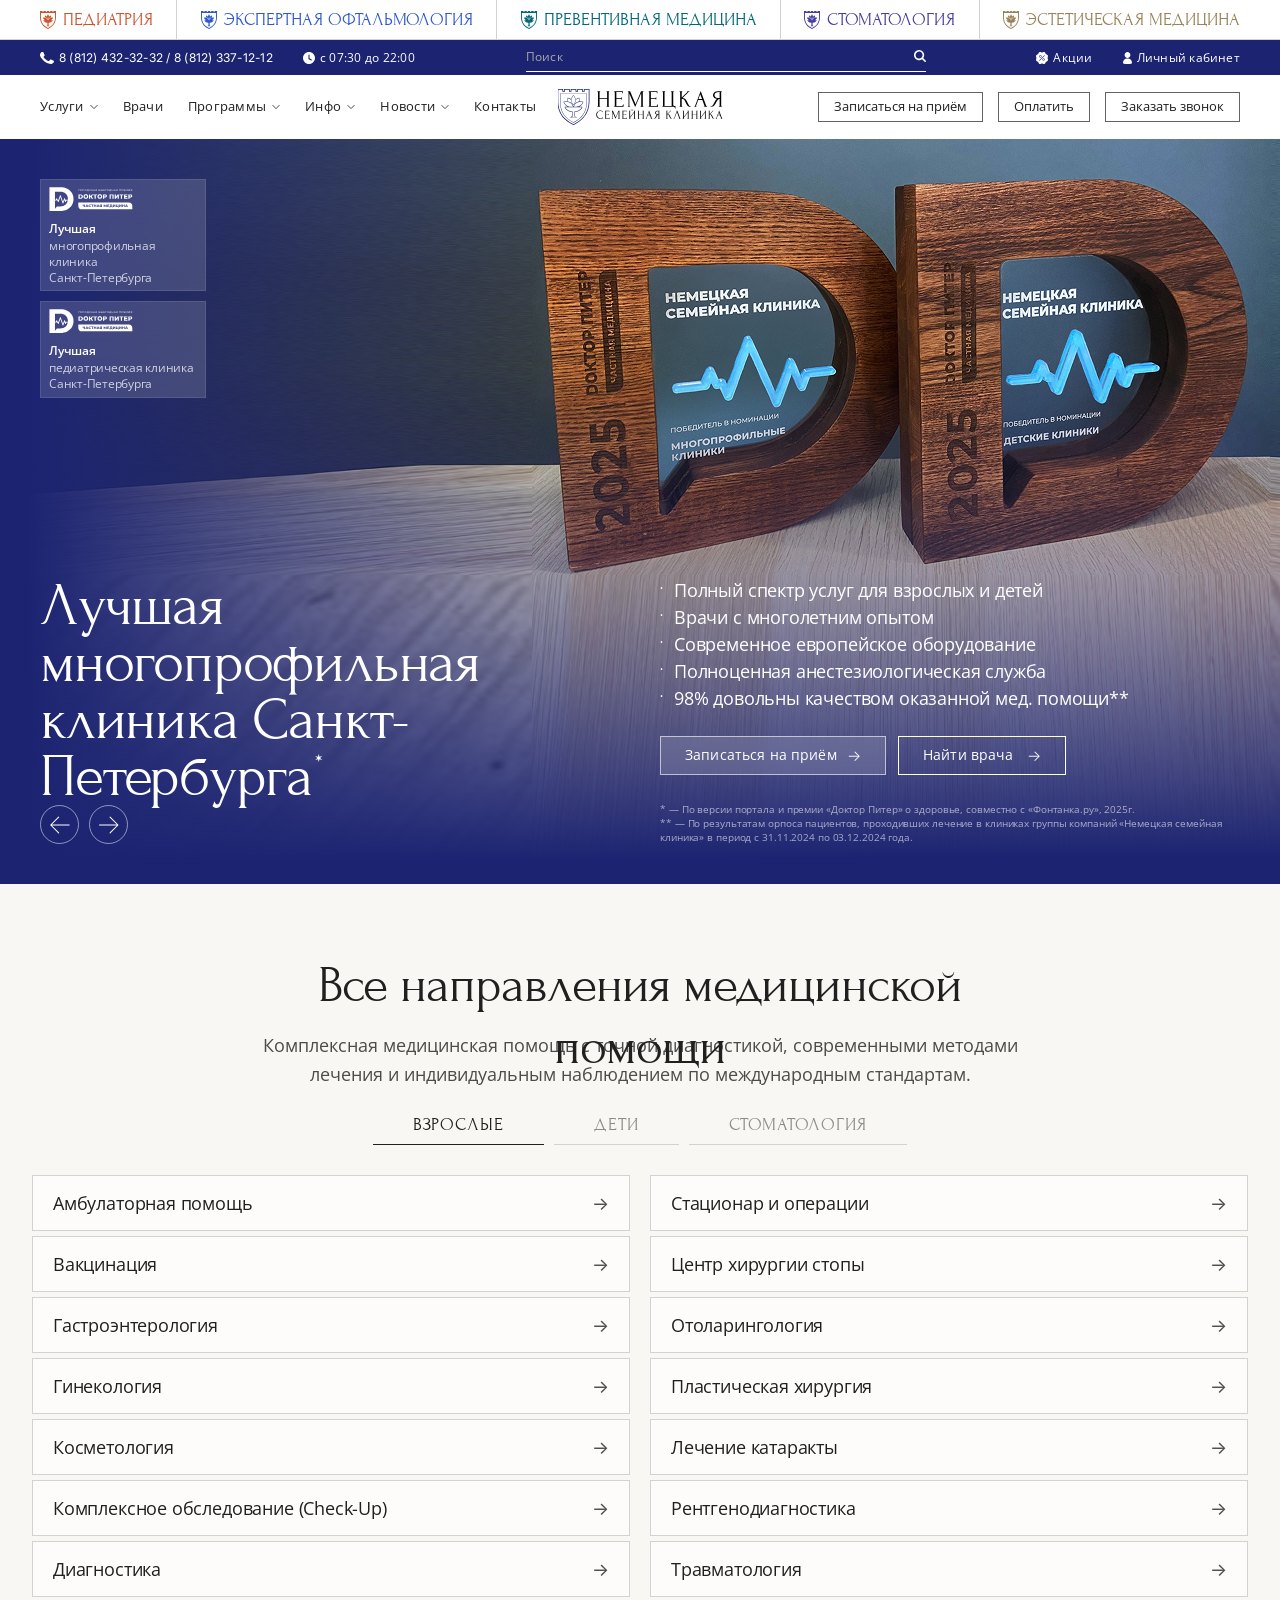
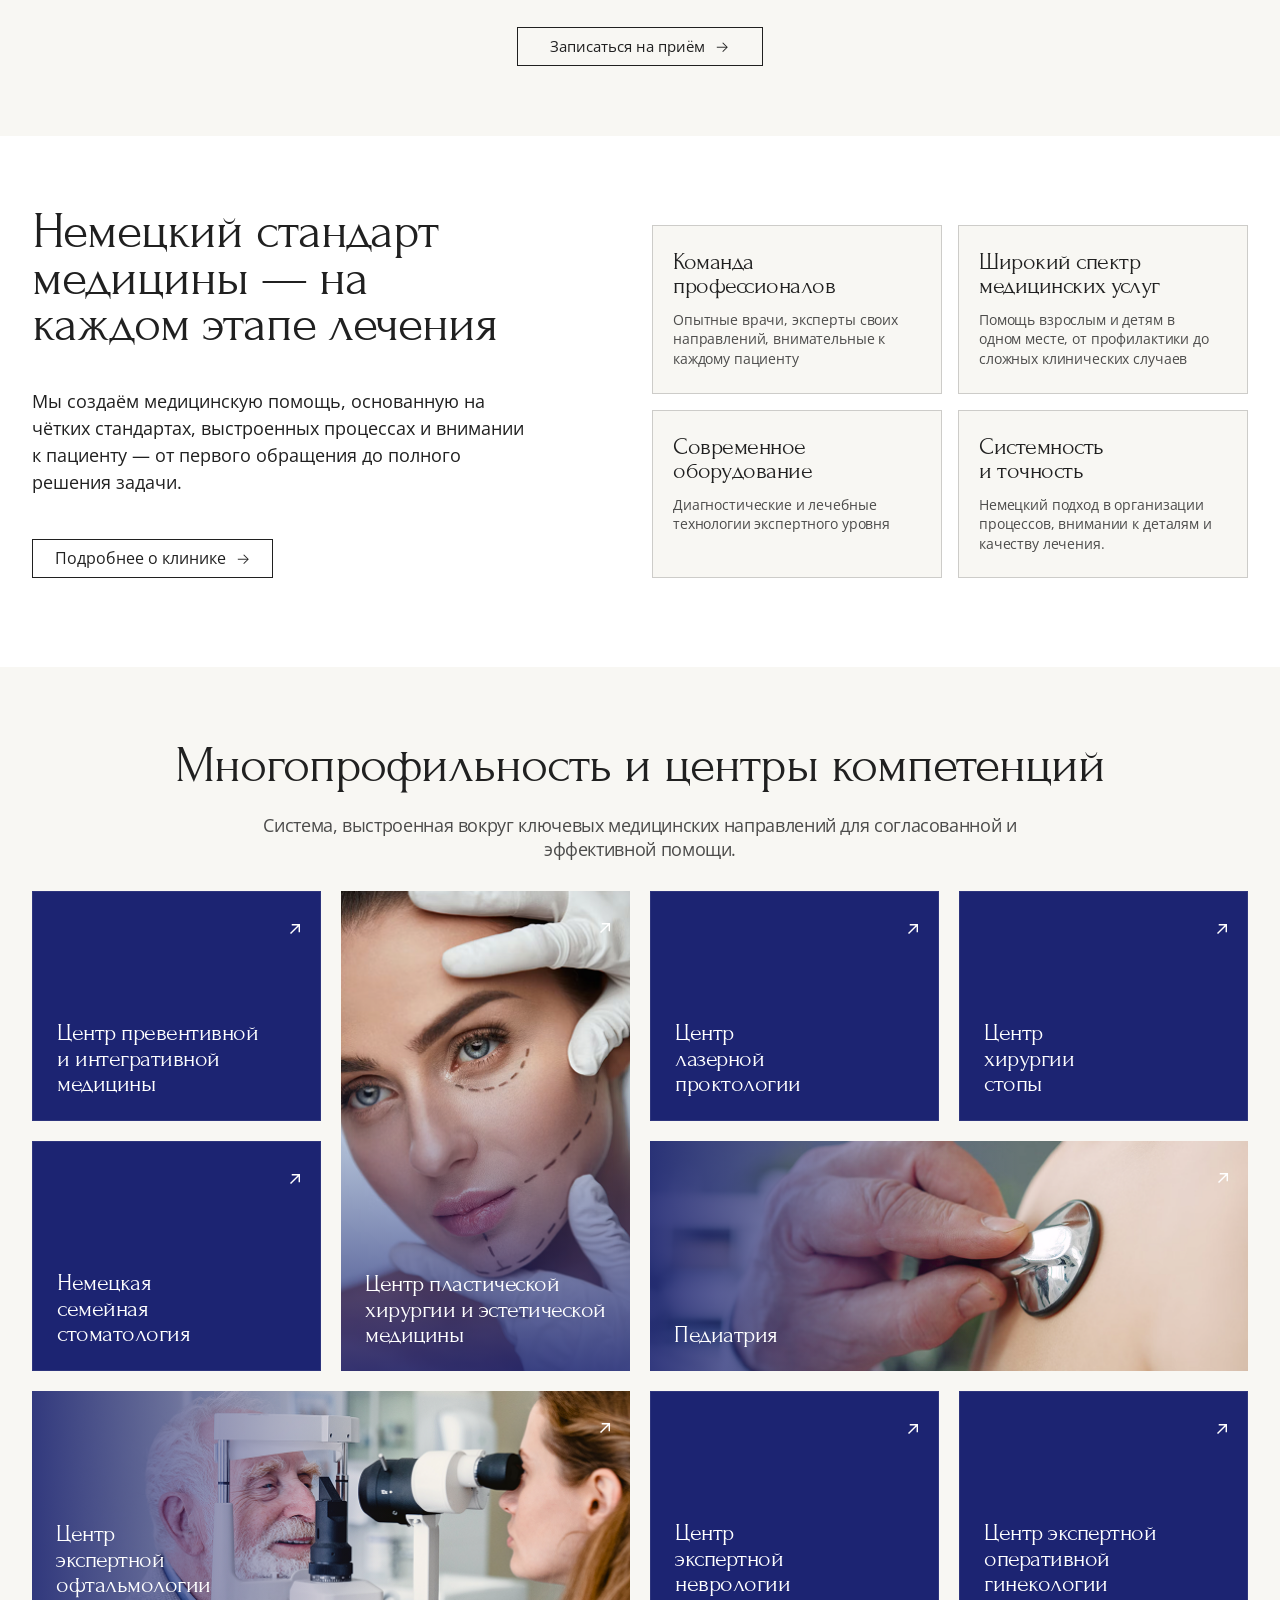
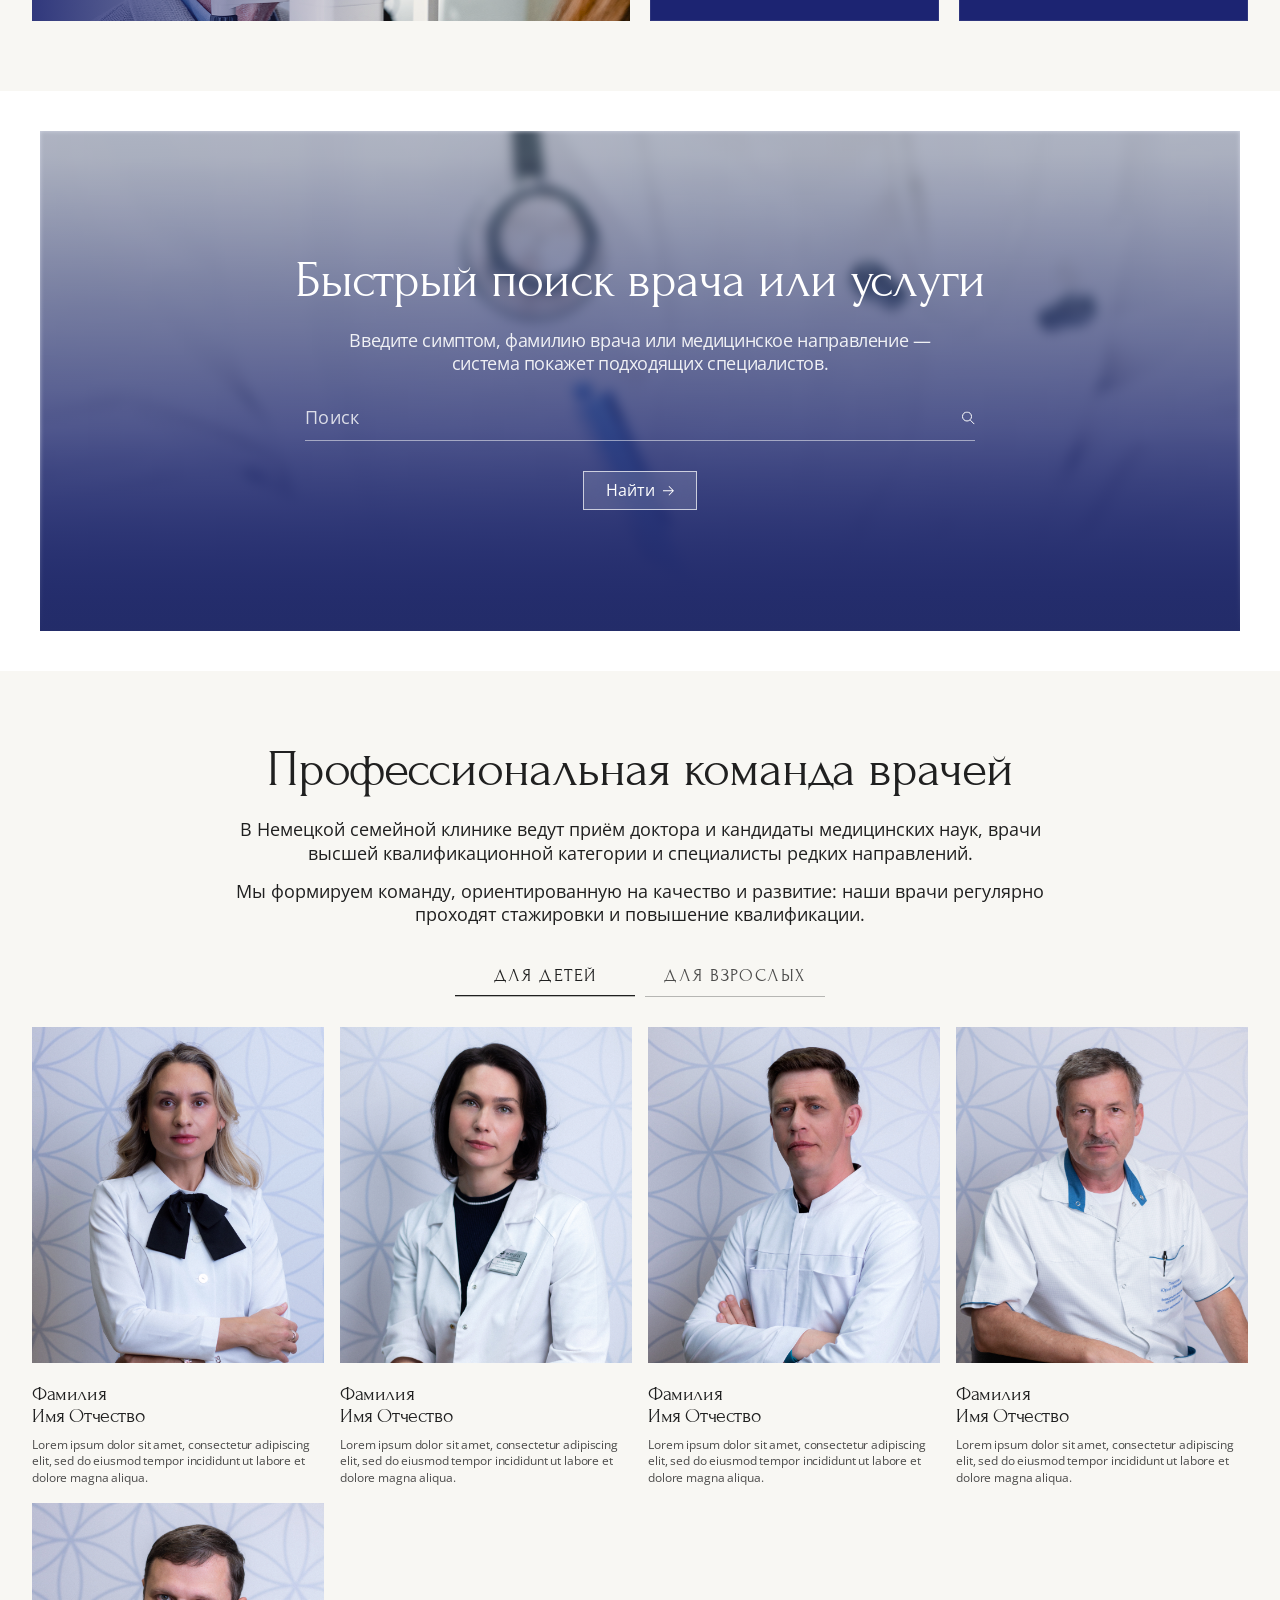
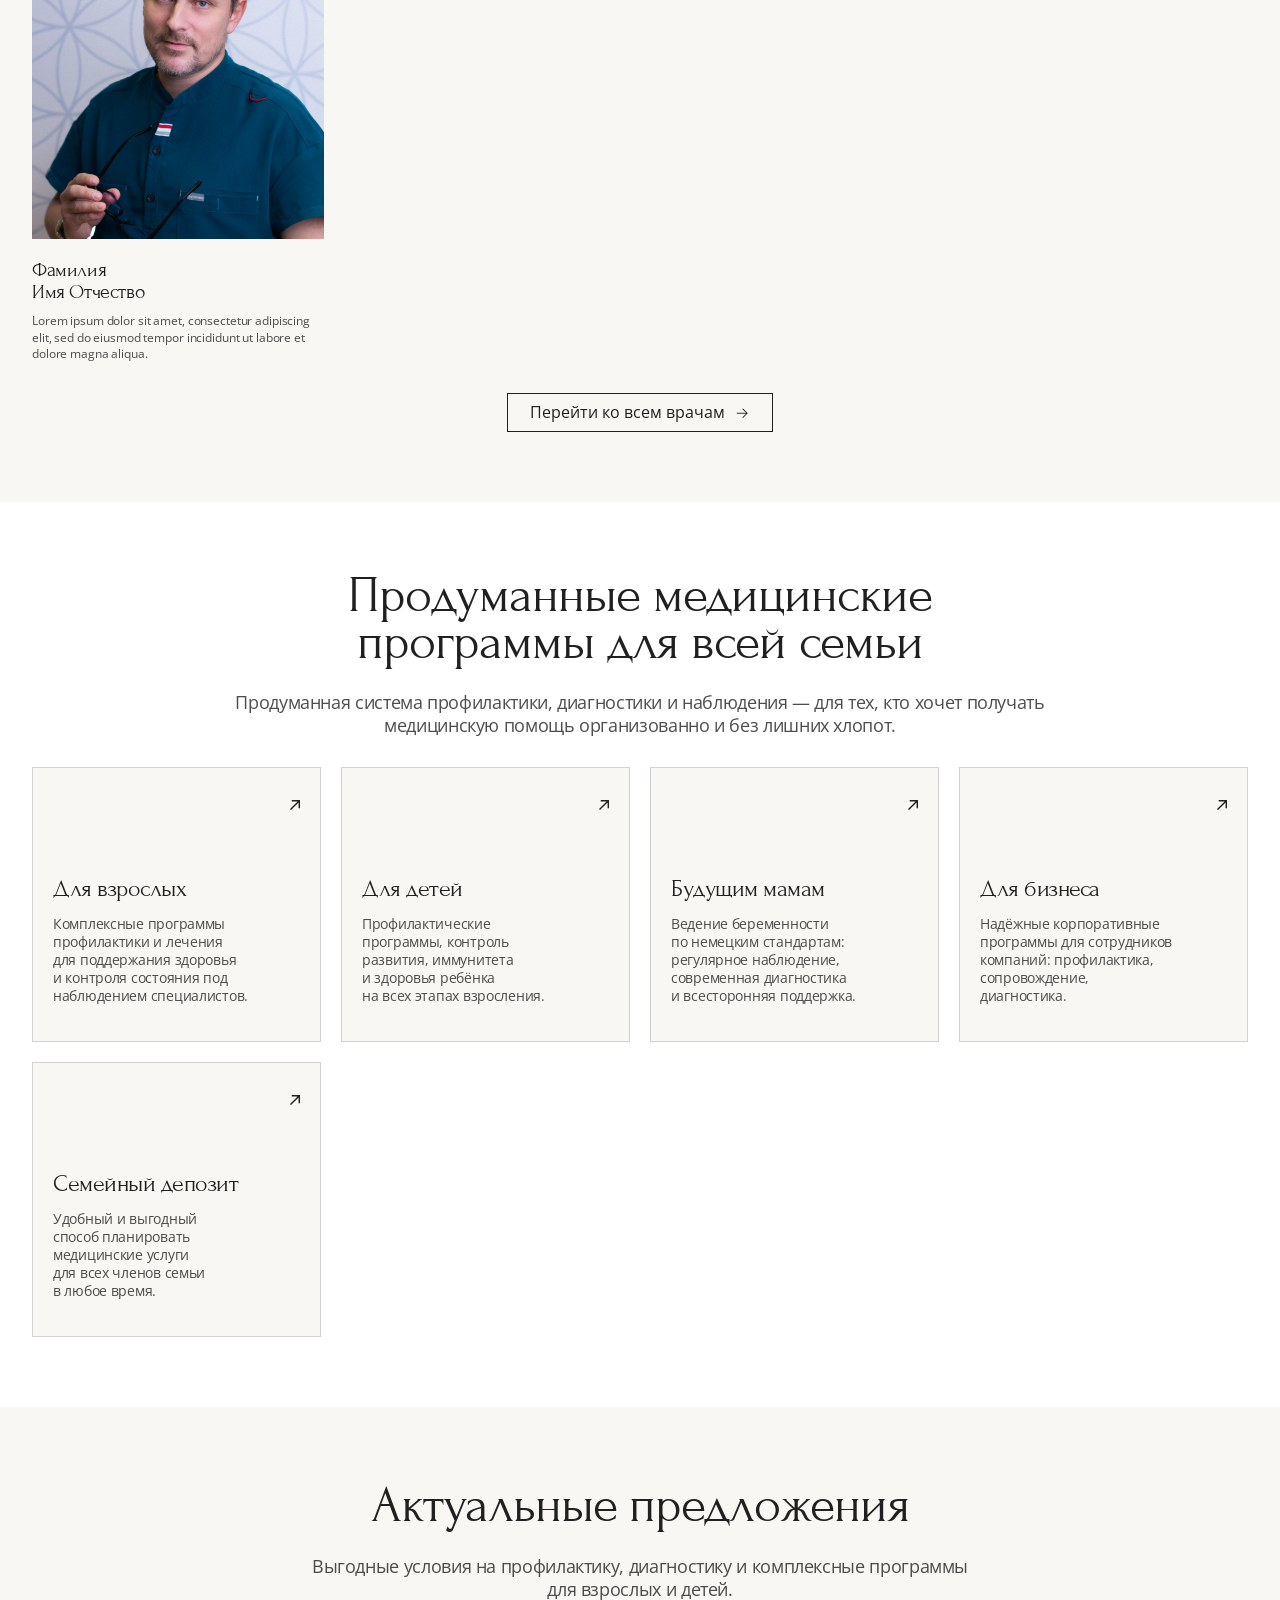
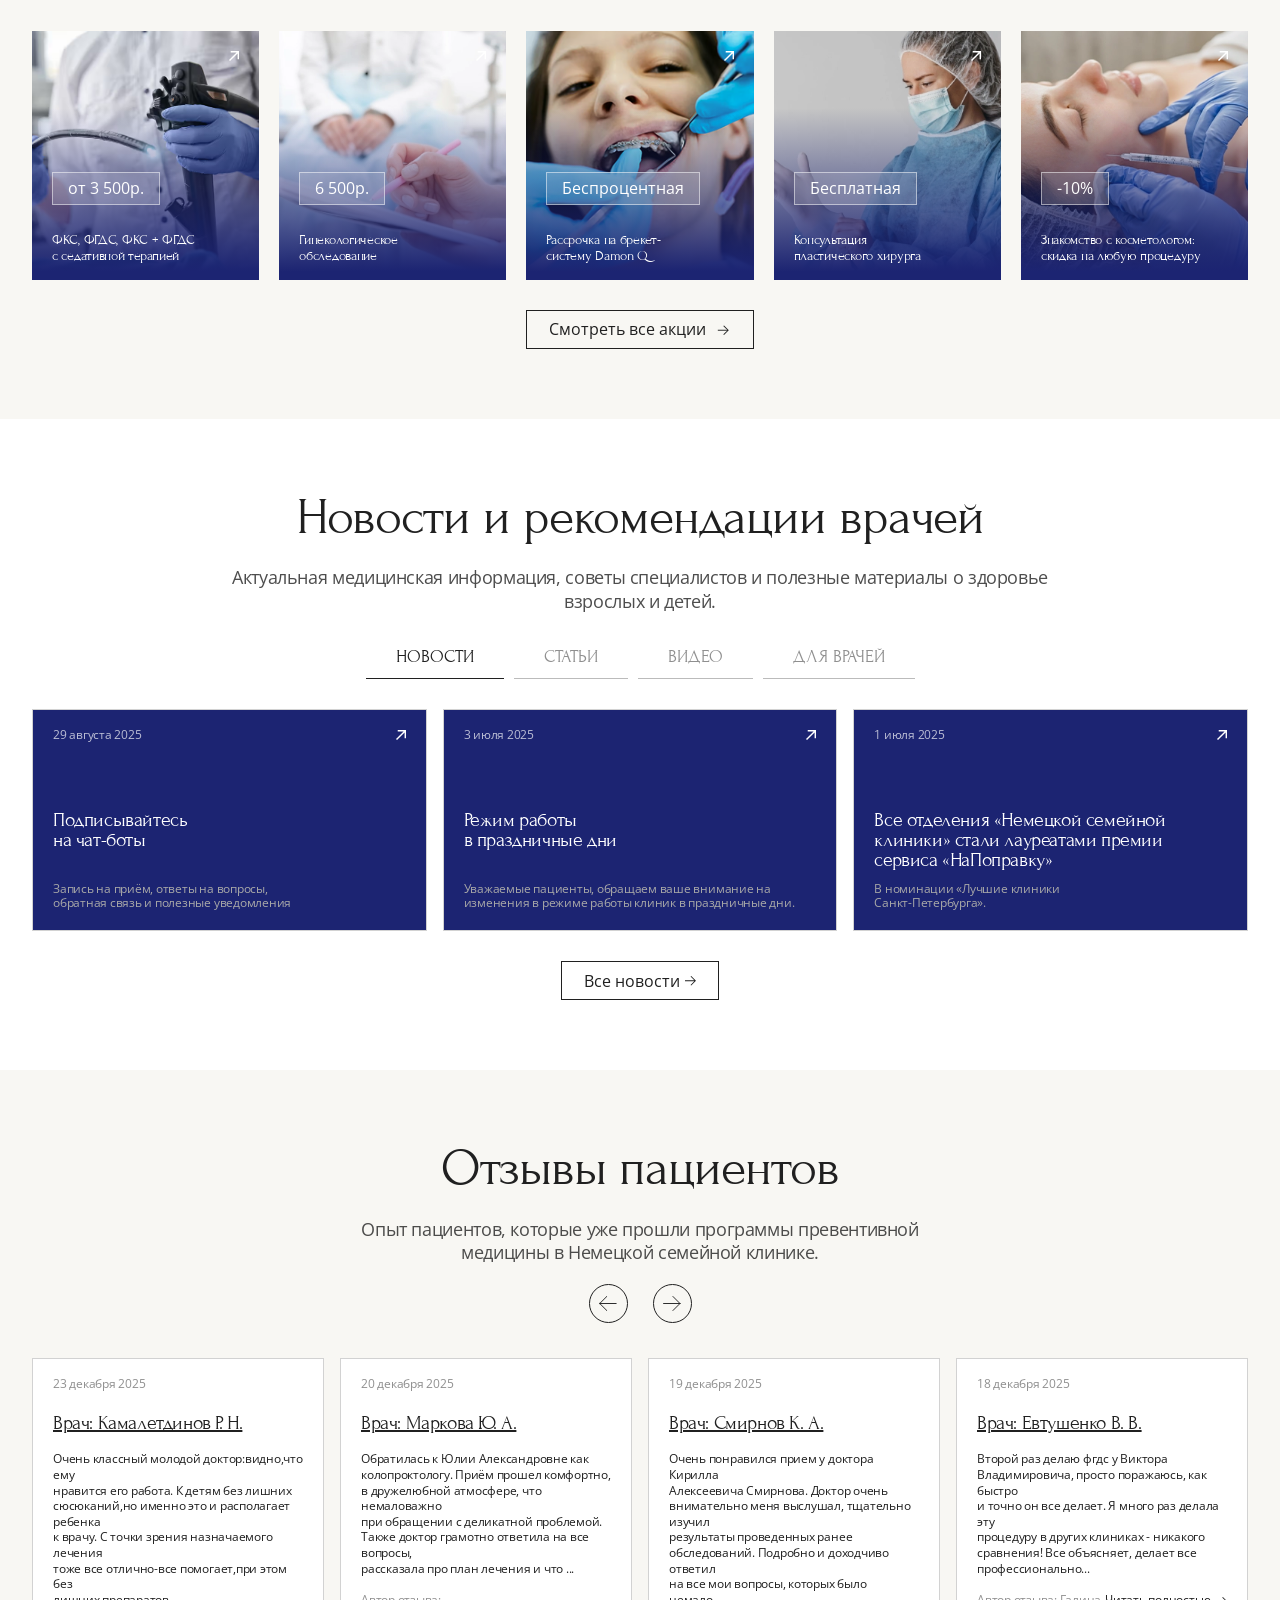
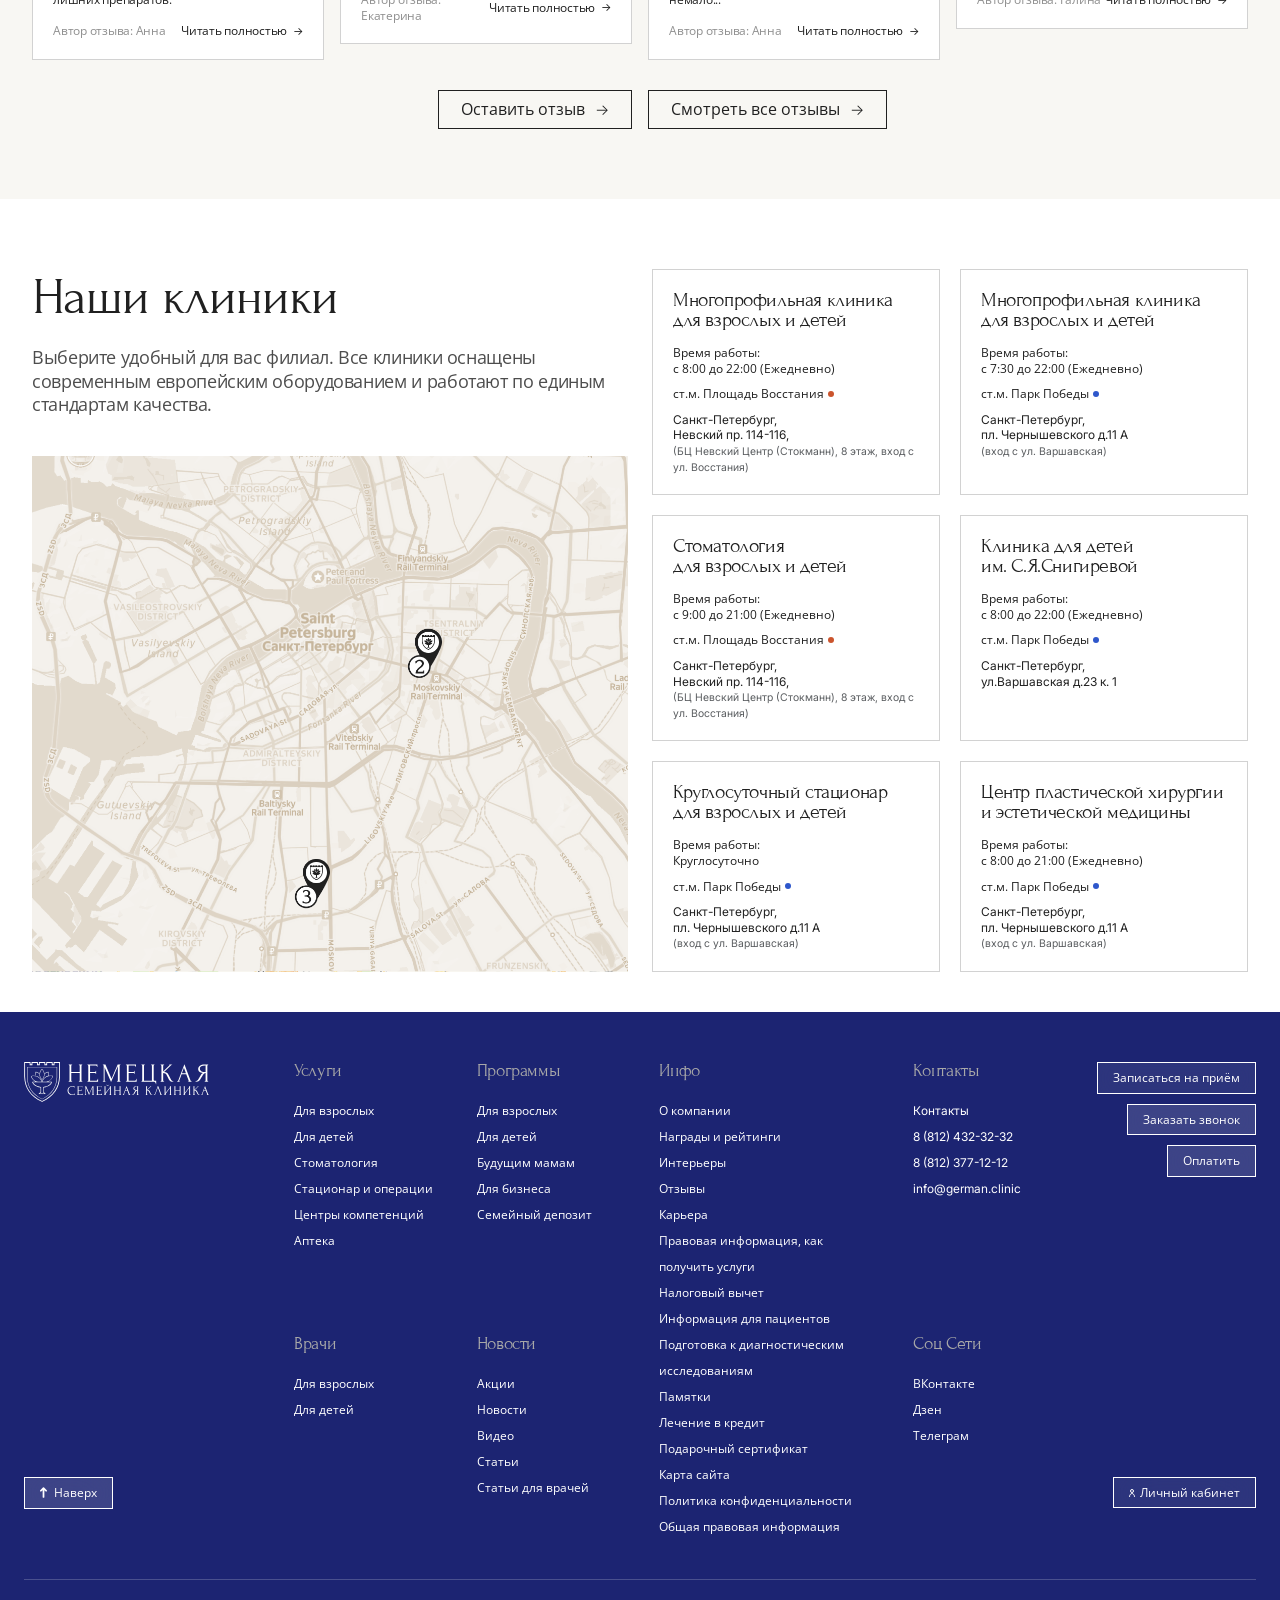
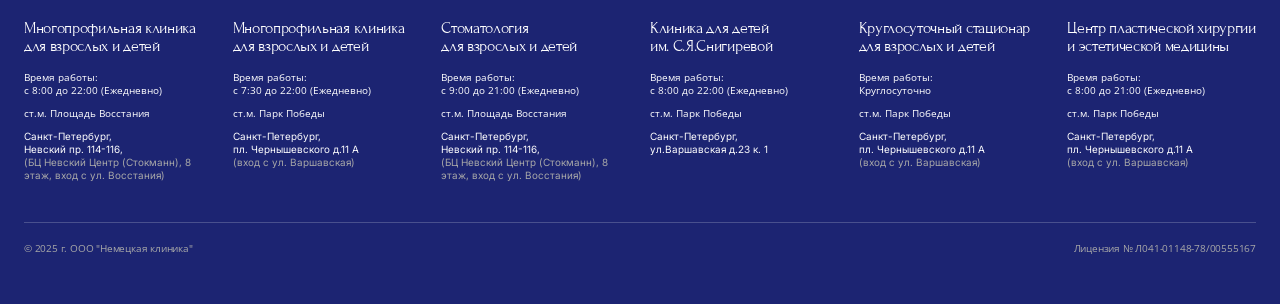
<file: index.html>
<!DOCTYPE html>
<html lang="ru">

<head>
    <meta charset="UTF-8">
    <meta name="viewport" content="width=device-width, initial-scale=1.0">
    <title>Немецкая семейная клиника — Санкт-Петербург</title>

    <!-- Local Fonts -->
    <link rel="stylesheet" href="css/fonts.css">

    <!-- Bootstrap 5 CSS -->
    <link href="https://cdn.jsdelivr.net/npm/bootstrap@5.3.2/dist/css/bootstrap.min.css" rel="stylesheet">

    <!-- Bootstrap Icons -->
    <link rel="stylesheet" href="https://cdn.jsdelivr.net/npm/bootstrap-icons@1.11.1/font/bootstrap-icons.css">

    <!-- Custom CSS -->
    <link rel="stylesheet" href="css/style.css">
    <link rel="stylesheet" href="css/home/new.css">
    <link rel="stylesheet" href="css/aesthetic/section-clinics.css">
</head>

<body>

    <!-- ============================================
         HEADER / MENU (3 уровня)
    ============================================= -->
    <header class="header" id="header">
        <!-- Mobile Header -->
        <div class="mobile-header">
            <a href="/" class="mobile-logo">
                <img src="assets/images/logo.svg" alt="Немецкая семейная клиника">
            </a>
            <div class="mobile-header-actions">
                <a href="tel:+78124323232" class="mobile-header-icon" aria-label="Позвонить">
                    <img src="assets/images/icons/icon-phone-mob.svg" alt="Телефон">
                </a>
                <a href="#" class="mobile-header-icon" aria-label="Поиск">
                    <img src="assets/images/icons/icon-search-mob.svg" alt="Поиск">
                </a>
                <a href="#" class="mobile-header-icon" aria-label="Личный кабинет">
                    <img src="assets/images/icons/icon-user-mob.svg" alt="Личный кабинет">
                </a>
                <a href="#" class="mobile-header-icon" aria-label="Настройки">
                    <img src="assets/images/icons/icon-star-mob.svg" alt="Настройки">

                </a>
                <button class="menu-toggle" type="button" aria-label="Открыть меню">
                    <span></span>
                    <span></span>
                    <span></span>
                </button>
            </div>
        </div>

        <!-- Mobile Menu -->
        <div class="mobile-menu" role="dialog" aria-modal="true" aria-label="Мобильное меню">
            <div class="mobile-menu-panel">
                <!-- Шапка меню -->
                <div class="mobile-menu-header">
                    <a href="/" class="mobile-menu-logo">
                        <img src="assets/images/logo.svg" alt="Немецкая семейная клиника">
                    </a>
                    <div class="mobile-menu-header-actions">
                        <a href="tel:+78124323232" class="mobile-menu-icon" aria-label="Позвонить">
                            <img src="assets/images/icons/icon-phone-mob.svg" alt="Телефон">
                        </a>
                        <a href="#" class="mobile-menu-icon" aria-label="Поиск">
                            <img src="assets/images/icons/icon-search-mob.svg" alt="Поиск">
                        </a>
                        <a href="#" class="mobile-menu-icon" aria-label="Личный кабинет">
                            <img src="assets/images/icons/icon-user-mob.svg" alt="Личный кабинет">
                        </a>
                        <a href="#" class="mobile-menu-icon" aria-label="Настройки">
                            <img src="assets/images/icons/icon-star-mob.svg" alt="Настройки">

                        </a>
                        <button class="mobile-menu-close" type="button" aria-label="Закрыть меню">
                            <svg width="21" height="21" viewBox="0 0 21 21" fill="none"
                                xmlns="http://www.w3.org/2000/svg">
                                <path d="M0.5 0.5L20.5 20.5" stroke="black" stroke-linecap="round" />
                                <path d="M20.5 0.5L0.5 20.5" stroke="black" stroke-linecap="round" />
                            </svg>

                        </button>
                    </div>
                </div>

                <!-- Навигация -->
                <nav class="mobile-menu-nav" role="navigation">
                    <!-- Услуги (аккордеон) -->
                    <div class="mobile-nav-item">
                        <button class="mobile-nav-toggle" type="button" aria-expanded="false">
                            <span>Услуги</span>
                            <svg class="mobile-nav-arrow" width="10" height="6" viewBox="0 0 10 6" fill="none"
                                xmlns="http://www.w3.org/2000/svg">
                                <path d="M1 1L5 5L9 1" stroke="currentColor" stroke-width="1.5" stroke-linecap="round"
                                    stroke-linejoin="round" />
                            </svg>
                        </button>
                        <div class="mobile-nav-submenu">
                            <a href="#">Для взрослых</a>
                            <a href="#">Для детей</a>
                            <a href="#">Стоматология</a>
                            <a href="#">Стационар и операции</a>
                            <a href="#">Центры компетенций</a>
                            <a href="#">Аптека</a>
                        </div>
                    </div>

                    <!-- Врачи (простая ссылка) -->
                    <a href="#" class="mobile-nav-link">Врачи</a>

                    <!-- Программы (аккордеон) -->
                    <div class="mobile-nav-item">
                        <button class="mobile-nav-toggle" type="button" aria-expanded="false">
                            <span>Программы</span>
                            <svg class="mobile-nav-arrow" width="10" height="6" viewBox="0 0 10 6" fill="none"
                                xmlns="http://www.w3.org/2000/svg">
                                <path d="M1 1L5 5L9 1" stroke="currentColor" stroke-width="1.5" stroke-linecap="round"
                                    stroke-linejoin="round" />
                            </svg>
                        </button>
                        <div class="mobile-nav-submenu">
                            <a href="#">Для взрослых</a>
                            <a href="#">Для детей</a>
                            <a href="#">Будущим мамам</a>
                            <a href="#">Для бизнеса</a>
                            <a href="#">Семейный депозит</a>
                        </div>
                    </div>

                    <!-- Инфо (аккордеон) -->
                    <div class="mobile-nav-item">
                        <button class="mobile-nav-toggle" type="button" aria-expanded="false">
                            <span>Инфо</span>
                            <svg class="mobile-nav-arrow" width="10" height="6" viewBox="0 0 10 6" fill="none"
                                xmlns="http://www.w3.org/2000/svg">
                                <path d="M1 1L5 5L9 1" stroke="currentColor" stroke-width="1.5" stroke-linecap="round"
                                    stroke-linejoin="round" />
                            </svg>
                        </button>
                        <div class="mobile-nav-submenu">
                            <a href="about.html">О компании</a>
                            <a href="#">Награды и рейтинги</a>
                            <a href="#">Интерьеры</a>
                            <a href="#">Отзывы</a>
                            <a href="#">Видео</a>
                            <a href="#">Карьера</a>
                            <a href="#">Правовая информация</a>
                            <a href="#">Налоговый вычет</a>
                            <a href="#">Информация для пациентов</a>
                            <a href="#">Подготовка к исследованиям</a>
                            <a href="#">Памятки</a>
                            <a href="#">Лечение в кредит</a>
                            <a href="#">Подарочный сертификат</a>
                        </div>
                    </div>

                    <!-- Новости (аккордеон) -->
                    <div class="mobile-nav-item">
                        <button class="mobile-nav-toggle" type="button" aria-expanded="false">
                            <span>Новости</span>
                            <svg class="mobile-nav-arrow" width="10" height="6" viewBox="0 0 10 6" fill="none"
                                xmlns="http://www.w3.org/2000/svg">
                                <path d="M1 1L5 5L9 1" stroke="currentColor" stroke-width="1.5" stroke-linecap="round"
                                    stroke-linejoin="round" />
                            </svg>
                        </button>
                        <div class="mobile-nav-submenu">
                            <a href="#">Новости</a>
                            <a href="#">Статьи</a>
                            <a href="#">Видео</a>
                            <a href="#">Для врачей</a>
                        </div>
                    </div>

                    <!-- Контакты (простая ссылка) -->
                    <a href="#" class="mobile-nav-link">Контакты</a>
                </nav>

                <!-- Направления -->
                <div class="mobile-menu-departments">
                    <a href="#" class="mobile-dept-link mobile-dept-pediatrics">
                        <img src="assets/images/icons/dept-pediatrics.svg" alt="" width="16" height="18">
                        <span>Педиатрия</span>
                    </a>
                    <a href="#" class="mobile-dept-link mobile-dept-ophthalmology">
                        <img src="assets/images/icons/dept-ophthalmology.svg" alt="" width="16" height="18">
                        <span>Экспертная офтальмология</span>
                    </a>
                    <a href="#" class="mobile-dept-link mobile-dept-preventive">
                        <img src="assets/images/icons/dept-preventive.svg" alt="" width="16" height="18">
                        <span>Превентивная медицина</span>
                    </a>
                    <a href="#" class="mobile-dept-link mobile-dept-dentistry">
                        <img src="assets/images/icons/dept-dentistry.svg" alt="" width="16" height="18">
                        <span>Стоматология</span>
                    </a>
                    <a href="#" class="mobile-dept-link mobile-dept-aesthetic">
                        <img src="assets/images/icons/dept-aesthetic.svg" alt="" width="16" height="18">
                        <span>Эстетическая медицина</span>
                    </a>
                </div>

                <!-- Кнопки действий -->
                <div class="mobile-menu-actions">
                    <a href="#" class="mobile-menu-btn">Записаться на приём</a>
                    <a href="#" class="mobile-menu-btn">Оплатить</a>
                    <a href="#" class="mobile-menu-btn">Заказать звонок</a>
                </div>

                <!-- Контактная информация -->
                <div class="mobile-menu-contacts">
                    <a href="tel:+78124323232" class="mobile-menu-phone">
                        <svg width="14" height="14" viewBox="0 0 14 14" fill="none" xmlns="http://www.w3.org/2000/svg">
                            <path
                                d="M12.8333 9.87V11.62C12.8339 11.7825 12.8007 11.9433 12.7357 12.0923C12.6707 12.2413 12.5751 12.3753 12.4553 12.4856C12.3355 12.596 12.1942 12.6802 12.0403 12.7326C11.8863 12.7851 11.7232 12.8045 11.5617 12.7894C9.76663 12.5939 8.04469 11.9783 6.52917 11.0015C5.11803 10.0996 3.92291 8.90449 3.02083 7.49335C2.04063 5.97092 1.42479 4.2404 1.23333 2.43835C1.21832 2.27733 1.23752 2.11484 1.28959 1.96136C1.34166 1.80789 1.42547 1.66693 1.53546 1.54728C1.64545 1.42763 1.77909 1.33201 1.92772 1.26661C2.07636 1.20122 2.2369 1.16743 2.39958 1.16765H4.14958C4.43063 1.16474 4.70299 1.26399 4.91538 1.44631C5.12776 1.62862 5.26558 1.88167 5.30333 2.16027C5.37417 2.71669 5.50802 3.26317 5.70222 3.78985C5.77972 3.99722 5.79461 4.22249 5.7451 4.43819C5.69559 4.65388 5.58366 4.85024 5.42316 5.0043L4.67444 5.75302C5.50342 7.20037 6.69963 8.39658 8.14698 9.22556L8.8957 8.47684C9.04976 8.31634 9.24612 8.20441 9.46181 8.1549C9.67751 8.10539 9.90278 8.12028 10.1101 8.19778C10.6368 8.39198 11.1833 8.52583 11.7397 8.59667C12.0222 8.63479 12.2784 8.77575 12.4611 8.99282C12.6439 9.20989 12.7405 9.48726 12.7333 9.77156L12.8333 9.87Z"
                                stroke="currentColor" stroke-width="1.2" stroke-linecap="round"
                                stroke-linejoin="round" />
                        </svg>
                        <span>8 (812) 432-32-32 / 8 (812) 337-12-12</span>
                    </a>
                    <div class="mobile-menu-time">
                        <svg width="14" height="14" viewBox="0 0 14 14" fill="none" xmlns="http://www.w3.org/2000/svg">
                            <circle cx="7" cy="7" r="6" stroke="currentColor" stroke-width="1.2" />
                            <path d="M7 3.5V7L9.5 9.5" stroke="currentColor" stroke-width="1.2"
                                stroke-linecap="round" />
                        </svg>
                        <span>с 07:30 до 22:00</span>
                    </div>
                </div>
            </div>
        </div>

        <!-- Menu Level 1 - Направления -->
        <div class="menu-level-1">
            <div class="menu-level-1-inner">
                <a href="#" class="department-link department-pediatrics">
                    <span class="dept-icon">
                        <img src="assets/images/icons/dept-pediatrics.svg" alt="" width="16" height="18">
                    </span>
                    Педиатрия
                </a>
                <div class="dept-divider"></div>
                <a href="#" class="department-link department-ophthalmology">
                    <span class="dept-icon">
                        <img src="assets/images/icons/dept-ophthalmology.svg" alt="" width="16" height="18">
                    </span>
                    Экспертная офтальмология
                </a>
                <div class="dept-divider"></div>
                <a href="#" class="department-link department-preventive">
                    <span class="dept-icon">
                        <img src="assets/images/icons/dept-preventive.svg" alt="" width="16" height="18">
                    </span>
                    Превентивная медицина
                </a>
                <div class="dept-divider"></div>
                <a href="#" class="department-link department-dentistry">
                    <span class="dept-icon">
                        <img src="assets/images/icons/dept-dentistry.svg" alt="" width="16" height="18">
                    </span>
                    Стоматология
                </a>
                <div class="dept-divider"></div>
                <a href="#" class="department-link department-aesthetic">
                    <span class="dept-icon">
                        <img src="assets/images/icons/dept-aesthetic.svg" alt="" width="16" height="18">
                    </span>
                    Эстетическая медицина
                </a>
            </div>
        </div>

        <!-- Menu Level 2 - Контакты и поиск -->
        <div class="menu-level-2">
            <div class="menu-level-2-inner">
                <div class="menu-level-2-left">
                    <a href="tel:+78124323232" class="contact-link">
                        <img src="assets/images/icons/icon-phone.svg" alt="" width="14" height="12">
                        <span>8 (812) 432-32-32 / <span>8 (812) 337-12-12</span></span>
                    </a>
                    <div class="time-info">
                        <img src="assets/images/icons/icon-clock.svg" alt="" width="12" height="12">
                        <span>c 07:30 до 22:00</span>
                    </div>
                </div>
                <div class="menu-search-box">
                    <input type="text" class="menu-search-input" placeholder="Поиск">
                    <img src="assets/images/icons/icon-search.svg" alt="" class="menu-search-icon" width="12"
                        height="12">
                </div>
                <div class="menu-level-2-right">
                    <a href="#" class="header-link">
                        <img src="assets/images/icons/icon-star.svg" alt="" width="12" height="12">
                        <span>Акции</span>
                    </a>
                    <a href="#" class="header-link">
                        <img src="assets/images/icons/icon-user.svg" alt="" width="9" height="12">
                        <span>Личный кабинет</span>
                    </a>
                </div>
            </div>
        </div>

        <!-- Menu Level 3 - Навигация -->
        <div class="menu-level-3">
            <div class="menu-level-3-inner">
                <nav class="main-nav">
                    <div class="nav-item-wrapper">
                        <a href="#" class="nav-link nav-dropdown" data-dropdown="services">
                            Услуги
                            <svg class="nav-arrow" width="8" height="4" viewBox="0 0 9 5" fill="none"
                                xmlns="http://www.w3.org/2000/svg">
                                <path d="M0.5 0.5L4.49936 4.5L8.49881 0.5" stroke="currentColor" stroke-linecap="round"
                                    stroke-linejoin="round" />
                            </svg>
                        </a>
                        <div class="nav-dropdown-menu" id="dropdown-services">
                            <a href="#">Для взрослых</a>
                            <a href="#">Для детей</a>
                            <a href="#">Стоматология</a>
                            <a href="#">Стационар и операции</a>
                        </div>
                    </div>
                    <div class="nav-item-wrapper">
                        <a href="#" class="nav-link">Врачи</a>
                    </div>
                    <div class="nav-item-wrapper">
                        <a href="#" class="nav-link nav-dropdown" data-dropdown="programs">
                            Программы
                            <svg class="nav-arrow" width="8" height="4" viewBox="0 0 9 5" fill="none"
                                xmlns="http://www.w3.org/2000/svg">
                                <path d="M0.5 0.5L4.49936 4.5L8.49881 0.5" stroke="currentColor" stroke-linecap="round"
                                    stroke-linejoin="round" />
                            </svg>
                        </a>
                        <div class="nav-dropdown-menu" id="dropdown-programs">
                            <a href="#">Для взрослых</a>
                            <a href="#">Для детей</a>
                            <a href="#">Будущим мамам</a>
                            <a href="#">Для бизнеса</a>
                            <a href="#">Семейный депозит</a>
                        </div>
                    </div>
                    <div class="nav-item-wrapper">
                        <a href="#" class="nav-link nav-dropdown" data-dropdown="info">
                            Инфо
                            <svg class="nav-arrow" width="8" height="4" viewBox="0 0 9 5" fill="none"
                                xmlns="http://www.w3.org/2000/svg">
                                <path d="M0.5 0.5L4.49936 4.5L8.49881 0.5" stroke="currentColor" stroke-linecap="round"
                                    stroke-linejoin="round" />
                            </svg>
                        </a>
                        <div class="nav-dropdown-menu nav-dropdown-menu-wide" id="dropdown-info">
                            <a href="about.html">О компании</a>
                            <a href="#">Награды и рейтинги</a>
                            <a href="#">Интерьеры</a>
                            <a href="#">Отзывы</a>
                            <a href="#">Видео</a>
                            <a href="#">Карьера</a>
                            <a href="#">Правовая информация, как получить услуги</a>
                            <a href="#">Налоговый вычет</a>
                            <a href="#">Информация для пациентов</a>
                            <a href="#">Подготовка к диагностическим исследованиям</a>
                            <a href="#">Памятки</a>
                            <a href="#">Лечение в кредит</a>
                            <a href="#">Подарочный сертификат</a>
                        </div>
                    </div>
                    <div class="nav-item-wrapper">
                        <a href="#" class="nav-link nav-dropdown" data-dropdown="news">
                            Новости
                            <svg class="nav-arrow" width="8" height="4" viewBox="0 0 9 5" fill="none"
                                xmlns="http://www.w3.org/2000/svg">
                                <path d="M0.5 0.5L4.49936 4.5L8.49881 0.5" stroke="currentColor" stroke-linecap="round"
                                    stroke-linejoin="round" />
                            </svg>
                        </a>
                        <div class="nav-dropdown-menu" id="dropdown-news">
                            <a href="#">Новости</a>
                            <a href="#">Статьи</a>
                            <a href="#">Статьи для врачей</a>
                        </div>
                    </div>
                    <div class="nav-item-wrapper">
                        <a href="#" class="nav-link">Контакты</a>
                    </div>
                </nav>

                <div class="logo">
                    <a href="/">
                        <img src="assets/images/icons/logo-header.svg" alt="Немецкая семейная клиника" class="logo-img">
                    </a>
                </div>

                <div class="header-actions">
                    <a href="#" class="btn-header d-none">Записаться на приём</a>
                    <a href="#" class="btn-header">Оплатить</a>
                    <a href="#" class="btn-header d-none">Заказать звонок</a>
                </div>
            </div>
        </div>
    </header>

    <main>
        <!-- ============================================
             SECTION 1 - HERO SLIDER
        ============================================= -->
        <section class="hero-section" id="hero">
            <!-- Фоновое изображение -->
            <div class="hero-bg"></div>

            <!-- Слайдер -->
            <div class="hero-slider">
                <!-- Слайд 1 - Лучшая многопрофильная клиника -->
                <div class="hero-slide active" data-slide="1">

                    <!-- Awards - верхний левый угол (Desktop) -->
                    <div class="hero-awards hero-awards-desktop">
                        <div class="award-card">
                            <div class="award-badge">
                                <img src="assets/images/award-badge.svg" alt="Доктор Питер">
                            </div>
                            <div class="award-text">
                                <strong>Лучшая</strong>
                                <span>многопрофильная клиника<br>Санкт-Петербурга</span>
                            </div>
                        </div>
                        <div class="award-card">
                            <div class="award-badge">
                                <img src="assets/images/award-badge.svg" alt="Доктор Питер">
                            </div>
                            <div class="award-text">
                                <strong>Лучшая</strong>
                                <span>педиатрическая клиника<br>Санкт-Петербурга</span>
                            </div>
                        </div>
                    </div>

                    <!-- Hero Content -->
                    <div class="hero-content">
                        <!-- Левая колонка -->
                        <div class="hero-col-left">
                            <!-- Заголовок -->
                            <h1 class="hero-title">
                                Лучшая многопрофильная<br>клиника Санкт-Петербурга<span class="hero-asterisk">*</span>
                            </h1>
                            <!-- Стрелки навигации (Desktop) -->
                            <div class="hero-nav hero-nav-desktop">
                                <div class="hero-arrows">
                                    <button class="arrow-btn arrow-prev" id="heroPrev" aria-label="Предыдущий слайд">
                                        <svg width="19" height="16" viewBox="0 0 19 16" fill="none"
                                            xmlns="http://www.w3.org/2000/svg">
                                            <path
                                                d="M18.2071 8L0.707108 8M0.707108 8L8.20711 15.5M0.707108 8L8.20711 0.499999"
                                                stroke="white" stroke-linecap="round" />
                                        </svg>
                                    </button>
                                    <button class="arrow-btn arrow-next" id="heroNext" aria-label="Следующий слайд">
                                        <svg width="19" height="16" viewBox="0 0 19 16" fill="none"
                                            xmlns="http://www.w3.org/2000/svg">
                                            <path d="M0.5 8H18M18 8L10.5 0.5M18 8L10.5 15.5" stroke="white"
                                                stroke-linecap="round" />
                                        </svg>
                                    </button>
                                </div>
                            </div>
                        </div>

                        <!-- Правая колонка -->
                        <div class="hero-col-right">
                            <!-- Преимущества и кнопки -->
                            <div class="hero-info">
                                <ul class="hero-features">
                                    <li>Полный спектр услуг для взрослых и детей</li>
                                    <li>Врачи с многолетним опытом</li>
                                    <li>Современное европейское оборудование</li>
                                    <li>Полноценная анестезиологическая служба</li>
                                    <li>98% довольны качеством оказанной мед. помощи**</li>
                                </ul>
                                <div class="hero-buttons">
                                    <a href="#" class="btn btn-primary-fill">
                                        Записаться на приём
                                        <span class="btn-arrow">→</span>
                                    </a>
                                    <div class="d-flex w-100 align-items-center justify-content-between">
                                        <a href="#" class="btn btn-outline-light">
                                            Найти врача
                                            <span class="btn-arrow">→</span>
                                        </a>
                                        <!-- Стрелки навигации (Mobile) -->
                                        <div class="hero-nav hero-nav-mobile">
                                            <div class="hero-arrows">
                                                <button class="arrow-btn arrow-prev" id="heroPrev"
                                                    aria-label="Предыдущий слайд">
                                                    <svg width="19" height="16" viewBox="0 0 19 16" fill="none"
                                                        xmlns="http://www.w3.org/2000/svg">
                                                        <path
                                                            d="M18.2071 8L0.707108 8M0.707108 8L8.20711 15.5M0.707108 8L8.20711 0.499999"
                                                            stroke="white" stroke-linecap="round" />
                                                    </svg>
                                                </button>
                                                <button class="arrow-btn arrow-next" id="heroNext"
                                                    aria-label="Следующий слайд">
                                                    <svg width="19" height="16" viewBox="0 0 19 16" fill="none"
                                                        xmlns="http://www.w3.org/2000/svg">
                                                        <path d="M0.5 8H18M18 8L10.5 0.5M18 8L10.5 15.5" stroke="white"
                                                            stroke-linecap="round" />
                                                    </svg>
                                                </button>
                                            </div>
                                        </div>
                                    </div>
                                </div>

                            </div>
                            <!-- Сноска -->
                            <p class="hero-note">
                                * — По версии портала и премии «Доктор Питер» о здоровье, совместно с «Фонтанка.ру»,
                                2025г. <br>
                                ** — По результатам орпоса пациентов, проходивших лечение в клиниках группы компаний
                                «Немецкая семейная клиника» в период с 31.11.2024 по 03.12.2024 года.
                            </p>
                        </div>
                    </div>

                    <!-- Hero Image (Mobile) -->
                    <div class="hero-image-mobile">
                        <img src="assets/images/hero-bg-1-mob.png" alt="Награды клиники">
                    </div>

                    <!-- Awards - мобильная версия (внизу) -->
                    <div class="hero-awards hero-awards-mobile">
                        <div class="award-card">
                            <div class="award-badge">
                                <img src="assets/images/award-badge.svg" alt="Доктор Питер">
                            </div>
                            <div class="award-text">
                                <strong>Лучшая</strong>
                                <span>многопрофильная клиника Санкт-Петербурга</span>
                            </div>
                        </div>
                        <div class="award-card">
                            <div class="award-badge">
                                <img src="assets/images/award-badge.svg" alt="Доктор Питер">
                            </div>
                            <div class="award-text">
                                <strong>Лучшая</strong>
                                <span>педиатрическая клиника Санкт-Петербурга</span>
                            </div>
                        </div>
                    </div>
                </div>

                <!-- Слайд 2 - Безупречное немецкое качество -->
                <div class="hero-slide hero-slide-2 " data-slide="2">
                    <!-- Фон слайда 2 -->
                    <div class="hero-bg-slide hero-bg-slide-2"></div>

                    <!-- Awards - верхний левый угол (Desktop) - сетка 2x3 -->
                    <div class="hero-awards-grid hero-awards-desktop">
                        <!-- Ряд 1 -->
                        <div class="award-card-v2">
                            <div class="award-badge">
                                <img src="assets/images/award-doktor-piter.svg" alt="Доктор Питер">
                            </div>
                            <div class="award-text">
                                <strong>Лучшая</strong>
                                <span>многопрофильная клиника<br>Санкт-Петербурга</span>
                            </div>
                        </div>
                        <div class="award-card-v2">
                            <div class="award-badge">
                                <img src="assets/images/award-sogaz.svg" alt="СОГАЗ">
                            </div>
                            <div class="award-text">
                                <strong>Клиника года – 2024</strong>
                                <span>от страховой<br>компании СОГАЗ</span>
                            </div>
                        </div>
                        <!-- Ряд 2 -->
                        <div class="award-card-v2">
                            <div class="award-badge">
                                <img src="assets/images/icons/award-top10-ophthalmology.svg" alt="Топ-10">
                            </div>
                            <div class="award-text">
                                <strong>Топ-10</strong>
                                <span>офтальмологических клиник<br>Санкт-Петербурга</span>
                            </div>
                        </div>
                        <div class="award-card-v2">
                            <div class="award-badge">
                                <img src="assets/images/icons/award-top10-plastic.svg" alt="Топ-10">
                            </div>
                            <div class="award-text">
                                <strong>Топ-10 клиник</strong>
                                <span>пластической хирургии<br>Санкт-Петербурга</span>
                            </div>
                        </div>
                        <!-- Ряд 3 -->
                        <div class="award-card-v2">
                            <div class="award-badge">
                                <img src="assets/images/icons/award-kids-2024.svg" alt="Лучшая детская клиника 2024">
                            </div>
                            <div class="award-text">
                                <strong>Лучшая</strong>
                                <span>детская клиника<br>2024</span>
                            </div>
                        </div>
                        <div class="award-card-v2">
                            <div class="award-badge">
                                <img src="assets/images/icons/award-kids-2025.svg" alt="Лучшая детская клиника 2025">
                            </div>
                            <div class="award-text">
                                <strong>Лучшая</strong>
                                <span>детская клиника<br>2025</span>
                            </div>
                        </div>
                    </div>

                    <!-- Hero Content -->
                    <div class="hero-content hero-content-v2">
                        <!-- Левая колонка -->
                        <div class="hero-col-left">
                            <!-- Заголовок -->
                            <h2 class="hero-title hero-title-v2">
                                Качество, <br> которому доверяют
                            </h2>
                            <!-- Стрелки навигации (Desktop) -->
                            <div class="hero-nav hero-nav-desktop">
                                <div class="hero-arrows">
                                    <button class="arrow-btn arrow-prev" id="heroPrev" aria-label="Предыдущий слайд">
                                        <svg width="19" height="16" viewBox="0 0 19 16" fill="none"
                                            xmlns="http://www.w3.org/2000/svg">
                                            <path
                                                d="M18.2071 8L0.707108 8M0.707108 8L8.20711 15.5M0.707108 8L8.20711 0.499999"
                                                stroke="white" stroke-linecap="round" />
                                        </svg>
                                    </button>
                                    <button class="arrow-btn arrow-next" id="heroNext" aria-label="Следующий слайд">
                                        <svg width="19" height="16" viewBox="0 0 19 16" fill="none"
                                            xmlns="http://www.w3.org/2000/svg">
                                            <path d="M0.5 8H18M18 8L10.5 0.5M18 8L10.5 15.5" stroke="white"
                                                stroke-linecap="round" />
                                        </svg>
                                    </button>
                                </div>
                            </div>
                        </div>

                        <!-- Правая колонка -->
                        <div class="hero-col-right">
                            <!-- Описание и кнопки -->
                            <div class="hero-info hero-info-v2">
                                <div class="hero-description">
                                    <p>Немецкая семейная клиника — клиника, основанная специалистами из Германии,
                                        Генрихом Шнайдером* и доктором Томасом Беком**.</p>
                                    <p>Мы привносим немецкий подход к точности, профессионализму и системности — в
                                        медицинскую помощь для взрослых и детей.</p>
                                </div>
                                <div class="hero-buttons">
                                    <a href="#" class="btn btn-primary-fill">
                                        Записаться на приём
                                        <span class="btn-arrow">→</span>
                                    </a>
                                    <div class="d-flex w-100 align-items-center justify-content-between">
                                        <a href="#" class="btn btn-outline-light">
                                            Найти врача
                                            <span class="btn-arrow">→</span>
                                        </a>
                                        <!-- Стрелки навигации (Mobile) -->
                                        <div class="hero-nav hero-nav-mobile">
                                            <div class="hero-arrows">
                                                <button class="arrow-btn arrow-prev" id="heroPrev"
                                                    aria-label="Предыдущий слайд">
                                                    <svg width="19" height="16" viewBox="0 0 19 16" fill="none"
                                                        xmlns="http://www.w3.org/2000/svg">
                                                        <path
                                                            d="M18.2071 8L0.707108 8M0.707108 8L8.20711 15.5M0.707108 8L8.20711 0.499999"
                                                            stroke="white" stroke-linecap="round" />
                                                    </svg>
                                                </button>
                                                <button class="arrow-btn arrow-next" id="heroNext"
                                                    aria-label="Следующий слайд">
                                                    <svg width="19" height="16" viewBox="0 0 19 16" fill="none"
                                                        xmlns="http://www.w3.org/2000/svg">
                                                        <path d="M0.5 8H18M18 8L10.5 0.5M18 8L10.5 15.5" stroke="white"
                                                            stroke-linecap="round" />
                                                    </svg>
                                                </button>
                                            </div>
                                        </div>
                                    </div>
                                </div>
                            </div>
                            <!-- Сноска -->
                            <p class="hero-note">
                                * — Heinrich Schneider, Deutschland, Frankfurt am Main,
                                ** — Dr.med Thomas Beck, Deutschland, Frankfurt am Main
                            </p>
                        </div>
                    </div>

                    <!-- Hero Image (Mobile) -->
                    <div class="hero-image-mobile">
                        <img src="assets/images/hero-bg-2-mob.png" alt="Немецкая семейная клиника">
                    </div>

                    <!-- Awards - мобильная версия (внизу) - сетка 2x3 -->
                    <div class="hero-awards-grid-mobile hero-awards-mobile">
                        <!-- Ряд 1 -->
                        <div class="award-card-v2">
                            <div class="award-badge">
                                <img src="assets/images/award-doktor-piter.svg" alt="Доктор Питер">
                            </div>
                            <div class="award-text">
                                <strong>Лучшая</strong>
                                <span>многопрофильная клиника Санкт-Петербурга</span>
                            </div>
                        </div>
                        <div class="award-card-v2">
                            <div class="award-badge">
                                <img src="assets/images/award-sogaz.svg" alt="СОГАЗ">
                            </div>
                            <div class="award-text">
                                <strong>Клиника года – 2024</strong>
                                <span>от страховой компании СОГАЗ</span>
                            </div>
                        </div>
                        <!-- Ряд 2 -->
                        <div class="award-card-v2">
                            <div class="award-badge">
                                <img src="assets/images/icons/award-top10-ophthalmology.svg" alt="Топ-10">
                            </div>
                            <div class="award-text">
                                <strong>Топ-10</strong>
                                <span>офтальмологических клиник Санкт-Петербурга</span>
                            </div>
                        </div>
                        <div class="award-card-v2">
                            <div class="award-badge">
                                <img src="assets/images/icons/award-top10-plastic.svg" alt="Топ-10">
                            </div>
                            <div class="award-text">
                                <strong>Топ-10 клиник</strong>
                                <span>пластической хирургии Санкт-Петербурга</span>
                            </div>
                        </div>
                        <!-- Ряд 3 -->
                        <div class="award-card-v2">
                            <div class="award-badge">
                                <img src="assets/images/icons/award-kids-2024.svg" alt="Лучшая детская клиника 2024">
                            </div>
                            <div class="award-text">
                                <strong>Лучшая</strong>
                                <span>детская клиника 2024</span>
                            </div>
                        </div>
                        <div class="award-card-v2">
                            <div class="award-badge">
                                <img src="assets/images/icons/award-kids-2025.svg" alt="Лучшая детская клиника 2025">
                            </div>
                            <div class="award-text">
                                <strong>Лучшая</strong>
                                <span>детская клиника 2025</span>
                            </div>
                        </div>
                    </div>
                </div>

                <!-- Слайд 3 - Центр экспертной офтальмологии -->
                <div class="hero-slide hero-slide-3" data-slide="3">
                    <!-- Фон слайда 3 -->
                    <div class="hero-bg-slide hero-bg-slide-3"></div>

                    <!-- Awards - верхний левый угол (Desktop) -->
                    <div class="hero-awards hero-awards-desktop">
                        <div class="award-card">
                            <div class="award-badge">
                                <img src="assets/images/award-doktor-piter.svg" alt="Доктор Питер">
                            </div>
                            <div class="award-text">
                                <strong>Лучшая</strong>
                                <span>многопрофильная клиника<br>Санкт-Петербурга</span>
                            </div>
                        </div>
                        <div class="award-card">
                            <div class="award-badge">
                                <img src="assets/images/icons/award-top10-ophthalmology.svg" alt="Топ-10">
                            </div>
                            <div class="award-text">
                                <strong>Топ-10</strong>
                                <span>офтальмологических клиник<br>Санкт-Петербурга</span>
                            </div>
                        </div>
                    </div>

                    <!-- Hero Content -->
                    <div class="hero-content hero-content-v3">
                        <!-- Левая колонка -->
                        <div class="hero-col-left">
                            <!-- Заголовок -->
                            <h2 class="hero-title hero-title-v3">
                                Центр
                                экспертной<br>офтальмологии
                            </h2>
                            <!-- Стрелки навигации (Desktop) -->
                            <div class="hero-nav hero-nav-desktop">
                                <div class="hero-arrows">
                                    <button class="arrow-btn arrow-prev" id="heroPrev" aria-label="Предыдущий слайд">
                                        <svg width="19" height="16" viewBox="0 0 19 16" fill="none"
                                            xmlns="http://www.w3.org/2000/svg">
                                            <path
                                                d="M18.2071 8L0.707108 8M0.707108 8L8.20711 15.5M0.707108 8L8.20711 0.499999"
                                                stroke="white" stroke-linecap="round" />
                                        </svg>
                                    </button>
                                    <button class="arrow-btn arrow-next" id="heroNext" aria-label="Следующий слайд">
                                        <svg width="19" height="16" viewBox="0 0 19 16" fill="none"
                                            xmlns="http://www.w3.org/2000/svg">
                                            <path d="M0.5 8H18M18 8L10.5 0.5M18 8L10.5 15.5" stroke="white"
                                                stroke-linecap="round" />
                                        </svg>
                                    </button>
                                </div>
                            </div>
                        </div>

                        <!-- Правая колонка -->
                        <div class="hero-col-right">
                            <!-- Описание и кнопки -->
                            <div class="hero-info hero-info-v3">
                                <div class="hero-description hero-description-v3">
                                    <p>Точная диагностика и лечение заболеваний зрения с применением современных
                                        технологий.</p>
                                    <p>Индивидуальный подход и высокий уровень медицинской экспертизы на каждом этапе.
                                    </p>
                                </div>
                                <div class="hero-buttons">
                                    <a href="#" class="btn btn-primary-fill">
                                        Записаться на приём
                                        <span class="btn-arrow">→</span>
                                    </a>
                                    <div class="d-flex w-100 align-items-center justify-content-between">
                                        <a href="#" class="btn btn-outline-light">
                                            Найти врача
                                            <span class="btn-arrow">→</span>
                                        </a>
                                        <!-- Стрелки навигации (Mobile) -->
                                        <div class="hero-nav hero-nav-mobile">
                                            <div class="hero-arrows">
                                                <button class="arrow-btn arrow-prev" id="heroPrev"
                                                    aria-label="Предыдущий слайд">
                                                    <svg width="19" height="16" viewBox="0 0 19 16" fill="none"
                                                        xmlns="http://www.w3.org/2000/svg">
                                                        <path
                                                            d="M18.2071 8L0.707108 8M0.707108 8L8.20711 15.5M0.707108 8L8.20711 0.499999"
                                                            stroke="white" stroke-linecap="round" />
                                                    </svg>
                                                </button>
                                                <button class="arrow-btn arrow-next" id="heroNext"
                                                    aria-label="Следующий слайд">
                                                    <svg width="19" height="16" viewBox="0 0 19 16" fill="none"
                                                        xmlns="http://www.w3.org/2000/svg">
                                                        <path d="M0.5 8H18M18 8L10.5 0.5M18 8L10.5 15.5" stroke="white"
                                                            stroke-linecap="round" />
                                                    </svg>
                                                </button>
                                            </div>
                                        </div>
                                    </div>
                                </div>
                            </div>
                            <!-- Сноска -->
                            <p class="hero-note">
                                * — Юрий Иванович Пирогов — Заведующий Центром Экспертной Офтальмологии.
                                Врач-офтальмолог, кандидат медицинских наук.
                            </p>
                        </div>
                    </div>

                    <!-- Hero Image (Mobile) -->
                    <div class="hero-image-mobile">
                        <img src="assets/images/hero-bg-3-mob.png" alt="Центр экспертной офтальмологии">
                    </div>

                    <!-- Awards - мобильная версия (внизу) -->
                    <div class="hero-awards hero-awards-mobile">
                        <div class="award-card">
                            <div class="award-badge">
                                <img src="assets/images/award-doktor-piter.svg" alt="Доктор Питер">
                            </div>
                            <div class="award-text">
                                <strong>Лучшая</strong>
                                <span>многопрофильная клиника Санкт-Петербурга</span>
                            </div>
                        </div>
                        <div class="award-card">
                            <div class="award-badge">
                                <img src="assets/images/award-sogaz.svg" alt="СОГАЗ">
                            </div>
                            <div class="award-text">
                                <strong>Клиника года – 2024</strong>
                                <span>от страховой компании СОГАЗ</span>
                            </div>
                        </div>
                    </div>
                </div>

                <!-- Слайд 4 - Детская клиника №1 -->
                <div class="hero-slide hero-slide-4" data-slide="4">
                    <!-- Фон слайда 4 -->
                    <div class="hero-bg-slide hero-bg-slide-4"></div>

                    <!-- Awards - верхний левый угол (Desktop) -->
                    <div class="hero-awards-grid-4 hero-awards-desktop">
                        <div class="award-card">
                            <div class="award-badge">
                                <img src="assets/images/icons/award-kids-2024.svg" alt="Лучшая детская клиника 2024">
                            </div>
                            <div class="award-text">
                                <strong>Лучшая</strong>
                                <span>детская клиника<br>2024</span>
                            </div>
                        </div>
                        <div class="award-card">
                            <div class="award-badge">
                                <img src="assets/images/icons/award-kids-2025.svg" alt="Лучшая детская клиника 2025">
                            </div>
                            <div class="award-text">
                                <strong>Лучшая</strong>
                                <span>детская клиника<br>2025</span>
                            </div>
                        </div>
                        <div class="award-card">
                            <div class="award-badge">
                                <img src="assets/images/award-doktor-piter.svg" alt="Доктор Питер">
                            </div>
                            <div class="award-text">
                                <strong>Лучшая</strong>
                                <span>педиатрическая клиника<br>Санкт-Петербурга</span>
                            </div>
                        </div>
                    </div>

                    <!-- Hero Content -->
                    <div class="hero-content hero-content-v4">
                        <!-- Левая колонка -->
                        <div class="hero-col-left">
                            <!-- Заголовок -->
                            <h2 class="hero-title hero-title-v4">
                                Детская
                                клиника №1<br>в Санкт-Петербурге
                            </h2>
                            <!-- Стрелки навигации (Desktop) -->
                            <div class="hero-nav hero-nav-desktop">
                                <div class="hero-arrows">
                                    <button class="arrow-btn arrow-prev" id="heroPrev" aria-label="Предыдущий слайд">
                                        <svg width="19" height="16" viewBox="0 0 19 16" fill="none"
                                            xmlns="http://www.w3.org/2000/svg">
                                            <path
                                                d="M18.2071 8L0.707108 8M0.707108 8L8.20711 15.5M0.707108 8L8.20711 0.499999"
                                                stroke="white" stroke-linecap="round" />
                                        </svg>
                                    </button>
                                    <button class="arrow-btn arrow-next" id="heroNext" aria-label="Следующий слайд">
                                        <svg width="19" height="16" viewBox="0 0 19 16" fill="none"
                                            xmlns="http://www.w3.org/2000/svg">
                                            <path d="M0.5 8H18M18 8L10.5 0.5M18 8L10.5 15.5" stroke="white"
                                                stroke-linecap="round" />
                                        </svg>
                                    </button>
                                </div>
                            </div>
                        </div>

                        <!-- Правая колонка -->
                        <div class="hero-col-right">
                            <!-- Описание и кнопки -->
                            <div class="hero-info hero-info-v4">
                                <div class="hero-description hero-description-v4">
                                    <p>Медицинская помощь детям всех возрастов — от первых дней жизни до подросткового
                                        периода.</p>
                                    <p>Безопасный, внимательный и профессиональный подход к детскому здоровью.</p>
                                </div>
                                <div class="hero-buttons">
                                    <a href="#" class="btn btn-primary-fill">
                                        Записаться на приём
                                        <span class="btn-arrow">→</span>
                                    </a>
                                    <div class="d-flex w-100 align-items-center justify-content-between">
                                        <a href="#" class="btn btn-outline-light">
                                            Найти врача
                                            <span class="btn-arrow">→</span>
                                        </a>
                                        <!-- Стрелки навигации (Mobile) -->
                                        <div class="hero-nav hero-nav-mobile">
                                            <div class="hero-arrows">
                                                <button class="arrow-btn arrow-prev" id="heroPrev"
                                                    aria-label="Предыдущий слайд">
                                                    <svg width="19" height="16" viewBox="0 0 19 16" fill="none"
                                                        xmlns="http://www.w3.org/2000/svg">
                                                        <path
                                                            d="M18.2071 8L0.707108 8M0.707108 8L8.20711 15.5M0.707108 8L8.20711 0.499999"
                                                            stroke="white" stroke-linecap="round" />
                                                    </svg>
                                                </button>
                                                <button class="arrow-btn arrow-next" id="heroNext"
                                                    aria-label="Следующий слайд">
                                                    <svg width="19" height="16" viewBox="0 0 19 16" fill="none"
                                                        xmlns="http://www.w3.org/2000/svg">
                                                        <path d="M0.5 8H18M18 8L10.5 0.5M18 8L10.5 15.5" stroke="white"
                                                            stroke-linecap="round" />
                                                    </svg>
                                                </button>
                                            </div>
                                        </div>
                                    </div>
                                </div>
                            </div>
                        </div>
                    </div>

                    <!-- Hero Image (Mobile) -->
                    <div class="hero-image-mobile">
                        <img src="assets/images/hero-bg-4-mob.png" alt="Детская клиника №1">
                    </div>

                    <!-- Awards - мобильная версия (внизу) -->
                    <div class="hero-awards-grid-mobile-4 hero-awards-mobile">
                        <div class="award-card">
                            <div class="award-badge">
                                <img src="assets/images/icons/award-kids-2024.svg" alt="Лучшая детская клиника 2024">
                            </div>
                            <div class="award-text">
                                <strong>Лучшая детская</strong>
                                <span>клиника 2024</span>
                            </div>
                        </div>
                        <div class="award-card">
                            <div class="award-badge">
                                <img src="assets/images/icons/award-kids-2025.svg" alt="Лучшая детская клиника 2025">
                            </div>
                            <div class="award-text">
                                <strong>Лучшая детская</strong>
                                <span>клиника 2025</span>
                            </div>
                        </div>
                        <div class="award-card award-card-wide">
                            <div class="award-badge">
                                <img src="assets/images/award-doktor-piter.svg" alt="Доктор Питер">
                            </div>
                            <div class="award-text">
                                <strong>Лучшая</strong>
                                <span>педиатрическая клиника Санкт-Петербурга</span>
                            </div>
                        </div>
                    </div>
                </div>

                <!-- Слайд 5 - Центр пластической хирургии и косметологии -->
                <div class="hero-slide hero-slide-5" data-slide="5">
                    <!-- Фон слайда 5 -->
                    <div class="hero-bg-slide hero-bg-slide-5"></div>

                    <!-- Awards - верхний левый угол (Desktop) -->
                    <div class="hero-awards hero-awards-desktop">
                        <div class="award-card">
                            <div class="award-badge">
                                <img src="assets/images/award-doktor-piter.svg" alt="Доктор Питер">
                            </div>
                            <div class="award-text">
                                <strong>Лучшая</strong>
                                <span>многопрофильная клиника<br>Санкт-Петербурга</span>
                            </div>
                        </div>
                        <div class="award-card">
                            <div class="award-badge">
                                <img src="assets/images/icons/award-top10-plastic.svg" alt="Топ-10">
                            </div>
                            <div class="award-text">
                                <strong>Топ-10 клиник</strong>
                                <span>пластической хирургии<br>Санкт-Петербурга</span>
                            </div>
                        </div>
                    </div>

                    <!-- Hero Content -->
                    <div class="hero-content hero-content-v5">
                        <!-- Левая колонка -->
                        <div class="hero-col-left">
                            <!-- Заголовок -->
                            <h2 class="hero-title hero-title-v5">
                                Центр пластической<br>хирургии и косметологии
                            </h2>
                            <!-- Стрелки навигации (Desktop) -->
                            <div class="hero-nav hero-nav-desktop">
                                <div class="hero-arrows">
                                    <button class="arrow-btn arrow-prev" id="heroPrev" aria-label="Предыдущий слайд">
                                        <svg width="19" height="16" viewBox="0 0 19 16" fill="none"
                                            xmlns="http://www.w3.org/2000/svg">
                                            <path
                                                d="M18.2071 8L0.707108 8M0.707108 8L8.20711 15.5M0.707108 8L8.20711 0.499999"
                                                stroke="white" stroke-linecap="round" />
                                        </svg>
                                    </button>
                                    <button class="arrow-btn arrow-next" id="heroNext" aria-label="Следующий слайд">
                                        <svg width="19" height="16" viewBox="0 0 19 16" fill="none"
                                            xmlns="http://www.w3.org/2000/svg">
                                            <path d="M0.5 8H18M18 8L10.5 0.5M18 8L10.5 15.5" stroke="white"
                                                stroke-linecap="round" />
                                        </svg>
                                    </button>
                                </div>
                            </div>
                        </div>

                        <!-- Правая колонка -->
                        <div class="hero-col-right">
                            <!-- Описание и кнопки -->
                            <div class="hero-info hero-info-v5">
                                <div class="hero-description hero-description-v5">
                                    <p>Выверенные и естественные результаты, основанные на медицинской точности и опыте
                                        специалистов.</p>
                                    <p>Индивидуальные решения с учётом анатомии и ожиданий пациента.</p>
                                </div>
                                <div class="hero-buttons">
                                    <a href="#" class="btn btn-primary-fill">
                                        Записаться на приём
                                        <span class="btn-arrow">→</span>
                                    </a>
                                    <div class="d-flex w-100 align-items-center justify-content-between">
                                        <a href="#" class="btn btn-outline-light">
                                            Найти врача
                                            <span class="btn-arrow">→</span>
                                        </a>
                                        <!-- Стрелки навигации (Mobile) -->
                                        <div class="hero-nav hero-nav-mobile">
                                            <div class="hero-arrows">
                                                <button class="arrow-btn arrow-prev" id="heroPrev"
                                                    aria-label="Предыдущий слайд">
                                                    <svg width="19" height="16" viewBox="0 0 19 16" fill="none"
                                                        xmlns="http://www.w3.org/2000/svg">
                                                        <path
                                                            d="M18.2071 8L0.707108 8M0.707108 8L8.20711 15.5M0.707108 8L8.20711 0.499999"
                                                            stroke="white" stroke-linecap="round" />
                                                    </svg>
                                                </button>
                                                <button class="arrow-btn arrow-next" id="heroNext"
                                                    aria-label="Следующий слайд">
                                                    <svg width="19" height="16" viewBox="0 0 19 16" fill="none"
                                                        xmlns="http://www.w3.org/2000/svg">
                                                        <path d="M0.5 8H18M18 8L10.5 0.5M18 8L10.5 15.5" stroke="white"
                                                            stroke-linecap="round" />
                                                    </svg>
                                                </button>
                                            </div>
                                        </div>
                                    </div>
                                </div>
                            </div>
                        </div>
                    </div>

                    <!-- Hero Image (Mobile) -->
                    <div class="hero-image-mobile">
                        <img src="assets/images/hero-bg-5-mob.png" alt="Центр пластической хирургии и косметологии">
                    </div>

                    <!-- Awards - мобильная версия (внизу) -->
                    <div class="hero-awards hero-awards-mobile">
                        <div class="award-card">
                            <div class="award-badge">
                                <img src="assets/images/award-doktor-piter.svg" alt="Доктор Питер">
                            </div>
                            <div class="award-text">
                                <strong>Лучшая</strong>
                                <span>многопрофильная клиника Санкт-Петербурга</span>
                            </div>
                        </div>
                        <div class="award-card">
                            <div class="award-badge">
                                <img src="assets/images/icons/award-top10-plastic.svg" alt="Топ-10">
                            </div>
                            <div class="award-text">
                                <strong>Топ-10 клиник</strong>
                                <span>пластической хирургии Санкт-Петербурга</span>
                            </div>
                        </div>
                    </div>
                </div>
            </div>
        </section>

        <!-- ============================================
             SECTION 2 - ВСЕ НАПРАВЛЕНИЯ
        ============================================= -->
        <section class="directions-section section-light" id="directions">
            <div class="container-fluid px-4">
                <div class="directions-header">
                    <h2 class="directions-title">Все направления медицинской помощи</h2>
                    <p class="directions-subtitle">
                        Комплексная медицинская помощь с точной диагностикой, современными методами лечения
                        и индивидуальным наблюдением по международным стандартам.
                    </p>
                </div>

                <!-- Tabs -->
                <div class="directions-tabs">
                    <button class="directions-tab active" data-tab="adults">Взрослые</button>
                    <button class="directions-tab" data-tab="children">Дети</button>
                    <button class="directions-tab" data-tab="dentistry">Стоматология</button>
                </div>

                <!-- Tab Content -->
                <div class="directions-content">
                    <!-- Взрослые -->
                    <div class="directions-pane active" id="adults">
                        <div class="directions-grid">
                            <a href="#" class="direction-item">
                                <span class="direction-text">Амбулаторная помощь</span>
                                <span class="direction-arrow">→</span>
                            </a>
                            <a href="#" class="direction-item">
                                <span class="direction-text">Стационар и операции</span>
                                <span class="direction-arrow">→</span>
                            </a>
                            <a href="#" class="direction-item">
                                <span class="direction-text">Вакцинация</span>
                                <span class="direction-arrow">→</span>
                            </a>
                            <a href="#" class="direction-item">
                                <span class="direction-text">Центр хирургии стопы</span>
                                <span class="direction-arrow">→</span>
                            </a>
                            <a href="#" class="direction-item">
                                <span class="direction-text">Гастроэнтерология</span>
                                <span class="direction-arrow">→</span>
                            </a>
                            <a href="#" class="direction-item">
                                <span class="direction-text">Отоларингология</span>
                                <span class="direction-arrow">→</span>
                            </a>
                            <a href="#" class="direction-item">
                                <span class="direction-text">Гинекология</span>
                                <span class="direction-arrow">→</span>
                            </a>
                            <a href="#" class="direction-item">
                                <span class="direction-text">Пластическая хирургия</span>
                                <span class="direction-arrow">→</span>
                            </a>
                            <a href="#" class="direction-item">
                                <span class="direction-text">Косметология</span>
                                <span class="direction-arrow">→</span>
                            </a>
                            <a href="#" class="direction-item">
                                <span class="direction-text">Лечение катаракты</span>
                                <span class="direction-arrow">→</span>
                            </a>
                            <a href="#" class="direction-item">
                                <span class="direction-text">Комплексное обследование (Check-Up)</span>
                                <span class="direction-arrow">→</span>
                            </a>
                            <a href="#" class="direction-item">
                                <span class="direction-text">Рентгенодиагностика</span>
                                <span class="direction-arrow">→</span>
                            </a>
                            <a href="#" class="direction-item">
                                <span class="direction-text">Диагностика</span>
                                <span class="direction-arrow">→</span>
                            </a>
                            <a href="#" class="direction-item">
                                <span class="direction-text">Травматология</span>
                                <span class="direction-arrow">→</span>
                            </a>
                        </div>
                    </div>

                    <!-- Дети -->
                    <div class="directions-pane" id="children">
                        <div class="directions-grid">
                            <a href="#" class="direction-item">
                                <span class="direction-text">Педиатрия</span>
                                <span class="direction-arrow">→</span>
                            </a>
                            <a href="#" class="direction-item">
                                <span class="direction-text">Детская офтальмология</span>
                                <span class="direction-arrow">→</span>
                            </a>
                            <a href="#" class="direction-item">
                                <span class="direction-text">Вакцинация детей</span>
                                <span class="direction-arrow">→</span>
                            </a>
                            <a href="#" class="direction-item">
                                <span class="direction-text">Детская гастроэнтерология</span>
                                <span class="direction-arrow">→</span>
                            </a>
                            <a href="#" class="direction-item">
                                <span class="direction-text">Детская неврология</span>
                                <span class="direction-arrow">→</span>
                            </a>
                            <a href="#" class="direction-item">
                                <span class="direction-text">Детская аллергология</span>
                                <span class="direction-arrow">→</span>
                            </a>
                        </div>
                    </div>

                    <!-- Стоматология -->
                    <div class="directions-pane" id="dentistry">
                        <div class="directions-grid">
                            <a href="#" class="direction-item">
                                <span class="direction-text">Терапевтическая стоматология</span>
                                <span class="direction-arrow">→</span>
                            </a>
                            <a href="#" class="direction-item">
                                <span class="direction-text">Хирургическая стоматология</span>
                                <span class="direction-arrow">→</span>
                            </a>
                            <a href="#" class="direction-item">
                                <span class="direction-text">Ортодонтия</span>
                                <span class="direction-arrow">→</span>
                            </a>
                            <a href="#" class="direction-item">
                                <span class="direction-text">Детская стоматология</span>
                                <span class="direction-arrow">→</span>
                            </a>
                            <a href="#" class="direction-item">
                                <span class="direction-text">Имплантация</span>
                                <span class="direction-arrow">→</span>
                            </a>
                            <a href="#" class="direction-item">
                                <span class="direction-text">Протезирование</span>
                                <span class="direction-arrow">→</span>
                            </a>
                        </div>
                    </div>
                </div>

                <div class="directions-action">
                    <a href="#" class="btn btn-outline-dark">
                        Записаться на приём
                        <span class="btn-arrow">→</span>
                    </a>
                </div>
            </div>
        </section>

        <!-- ============================================
             SECTION 3 - НЕМЕЦКИЙ СТАНДАРТ
        ============================================= -->
        <section class="standards-section" id="standards">
            <div class="container-fluid px-4">
                <div class="row standards-layout">
                    <div class="col-lg-5 standards-intro">
                        <div class="standards-content">
                            <h2 class="section-title-left">
                                Немецкий стандарт<br>медицины — на каждом этапе лечения
                            </h2>
                            <p class="section-text">
                                Мы создаём медицинскую помощь, основанную на чётких стандартах, выстроенных процессах и
                                внимании к пациенту — от первого обращения до полного решения задачи.
                            </p>
                        </div>
                        <div class="col-lg-5 standards-action">
                            <a href="#" class="btn btn-outline-dark btn-lg">
                                Подробнее о клинике
                                <span class="btn-arrow">→</span>
                            </a>
                        </div>
                    </div>
                    <div class="col-lg-7 standards-cards">
                        <div class="row g-3">
                            <div class="col-6">
                                <div class="standard-card">
                                    <h4 class="card-title-sm">Команда <br> профессионалов</h4>
                                    <p class="card-text-sm">Опытные врачи, эксперты своих направлений, внимательные к
                                        каждому пациенту</p>
                                </div>
                            </div>
                            <div class="col-6">
                                <div class="standard-card">
                                    <h4 class="card-title-sm">Широкий спектр <br> медицинских услуг</h4>
                                    <p class="card-text-sm">Помощь взрослым и детям в одном месте, от профилактики до
                                        сложных клинических случаев</p>
                                </div>
                            </div>
                            <div class="col-6">
                                <div class="standard-card">
                                    <h4 class="card-title-sm">Современное <br> оборудование</h4>
                                    <p class="card-text-sm">Диагностические и лечебные технологии экспертного уровня</p>
                                </div>
                            </div>
                            <div class="col-6">
                                <div class="standard-card">
                                    <h4 class="card-title-sm">Системность <br> и точность</h4>
                                    <p class="card-text-sm">Немецкий подход в организации процессов, внимании к деталям
                                        и качеству лечения.</p>
                                </div>
                            </div>
                        </div>
                    </div>
                    <div class="col-lg-5 standards-action">
                        <a href="#" class="btn btn-outline-dark btn-lg">
                            Подробнее о клинике
                            <span class="btn-arrow">→</span>
                        </a>
                    </div>
                </div>
            </div>
        </section>

        <!-- ============================================
             SECTION 4 - ЦЕНТРЫ КОМПЕТЕНЦИЙ
        ============================================= -->
        <section class="competence-section section-light" id="competence">
            <div class="container-fluid px-4">
                <div class="section-header competence-header">
                    <h2 class="section-title">Многопрофильность и центры компетенций</h2>
                    <p class="section-subtitle">
                        Система, выстроенная вокруг ключевых медицинских направлений для согласованной и эффективной
                        помощи.
                    </p>
                </div>

                <div class="competence-grid">
                    <a href="#" class="competence-card competence-card--dark competence-card-1">
                        <span class="card-arrow"><svg width="10" height="10" viewBox="0 0 10 10" fill="none"
                                xmlns="http://www.w3.org/2000/svg">
                                <path
                                    d="M10 8.26568L8.58856 8.27491V2.4262L1.01476 10L0 8.98524L7.5738 1.41144L1.73432 1.42066V0H10V8.26568Z"
                                    fill="white" />
                            </svg>
                        </span>
                        <h3 class="competence-title">Центр превентивной<br>и интегративной<br>медицины</h3>
                    </a>

                    <a href="#" class="competence-card competence-card--image competence-plastic competence-card-tall">
                        <span class="card-arrow"><svg width="10" height="10" viewBox="0 0 10 10" fill="none"
                                xmlns="http://www.w3.org/2000/svg">
                                <path
                                    d="M10 8.26568L8.58856 8.27491V2.4262L1.01476 10L0 8.98524L7.5738 1.41144L1.73432 1.42066V0H10V8.26568Z"
                                    fill="white" />
                            </svg>
                        </span>
                        <h3 class="competence-title">Центр пластической<br>хирургии и эстетической<br>медицины</h3>
                    </a>

                    <a href="#" class="competence-card competence-card--dark competence-card-3">
                        <span class="card-arrow"><svg width="10" height="10" viewBox="0 0 10 10" fill="none"
                                xmlns="http://www.w3.org/2000/svg">
                                <path
                                    d="M10 8.26568L8.58856 8.27491V2.4262L1.01476 10L0 8.98524L7.5738 1.41144L1.73432 1.42066V0H10V8.26568Z"
                                    fill="white" />
                            </svg>
                        </span>
                        <h3 class="competence-title">Центр<br>лазерной<br>проктологии</h3>
                    </a>

                    <a href="#" class="competence-card competence-card--dark competence-card-4">
                        <span class="card-arrow"><svg width="10" height="10" viewBox="0 0 10 10" fill="none"
                                xmlns="http://www.w3.org/2000/svg">
                                <path
                                    d="M10 8.26568L8.58856 8.27491V2.4262L1.01476 10L0 8.98524L7.5738 1.41144L1.73432 1.42066V0H10V8.26568Z"
                                    fill="white" />
                            </svg>
                        </span>
                        <h3 class="competence-title">Центр<br>хирургии<br>стопы</h3>
                    </a>

                    <a href="#" class="competence-card competence-card--dark competence-card-5">
                        <span class="card-arrow"><svg width="10" height="10" viewBox="0 0 10 10" fill="none"
                                xmlns="http://www.w3.org/2000/svg">
                                <path
                                    d="M10 8.26568L8.58856 8.27491V2.4262L1.01476 10L0 8.98524L7.5738 1.41144L1.73432 1.42066V0H10V8.26568Z"
                                    fill="white" />
                            </svg>
                        </span>
                        <h3 class="competence-title">Немецкая<br>семейная<br>стоматология</h3>
                    </a>

                    <a href="#"
                        class="competence-card competence-card--image competence-pediatrics competence-card-wide-1 competence-card--left-gradient">
                        <span class="card-arrow"><svg width="10" height="10" viewBox="0 0 10 10" fill="none"
                                xmlns="http://www.w3.org/2000/svg">
                                <path
                                    d="M10 8.26568L8.58856 8.27491V2.4262L1.01476 10L0 8.98524L7.5738 1.41144L1.73432 1.42066V0H10V8.26568Z"
                                    fill="white" />
                            </svg>
                        </span>
                        <h3 class="competence-title">Педиатрия</h3>
                    </a>

                    <a href="#"
                        class="competence-card competence-card--image competence-ophthalmology competence-card-wide-2 competence-card--left-gradient">
                        <span class="card-arrow"><svg width="10" height="10" viewBox="0 0 10 10" fill="none"
                                xmlns="http://www.w3.org/2000/svg">
                                <path
                                    d="M10 8.26568L8.58856 8.27491V2.4262L1.01476 10L0 8.98524L7.5738 1.41144L1.73432 1.42066V0H10V8.26568Z"
                                    fill="white" />
                            </svg>
                        </span>
                        <h3 class="competence-title">Центр<br>экспертной<br>офтальмологии</h3>
                    </a>

                    <a href="#" class="competence-card competence-card--dark competence-card-8">
                        <span class="card-arrow"><svg width="10" height="10" viewBox="0 0 10 10" fill="none"
                                xmlns="http://www.w3.org/2000/svg">
                                <path
                                    d="M10 8.26568L8.58856 8.27491V2.4262L1.01476 10L0 8.98524L7.5738 1.41144L1.73432 1.42066V0H10V8.26568Z"
                                    fill="white" />
                            </svg>
                        </span>
                        <h3 class="competence-title">Центр<br>экспертной<br>неврологии</h3>
                    </a>

                    <a href="#" class="competence-card competence-card--dark competence-card-9">
                        <span class="card-arrow"><svg width="10" height="10" viewBox="0 0 10 10" fill="none"
                                xmlns="http://www.w3.org/2000/svg">
                                <path
                                    d="M10 8.26568L8.58856 8.27491V2.4262L1.01476 10L0 8.98524L7.5738 1.41144L1.73432 1.42066V0H10V8.26568Z"
                                    fill="white" />
                            </svg>
                        </span>
                        <h3 class="competence-title">Центр экспертной<br>оперативной<br>гинекологии</h3>
                    </a>
                </div>
            </div>
        </section>

        <!-- ============================================
             SECTION 5 - ПОИСК ВРАЧА
        ============================================= -->
        <section class="search-section" id="search">
            <div class="search-card">
                <div class="search-card-bg"></div>
                <div class="search-card-overlay"></div>
                <div class="search-card-content">
                    <div class="search-text-group">
                        <h2 class="search-title">Быстрый поиск врача или услуги</h2>
                        <p class="search-subtitle">
                            Введите симптом, фамилию врача или медицинское направление — система покажет подходящих
                            специалистов.
                        </p>
                    </div>

                    <div class="search-form-group">
                        <div class="search-input-wrapper">
                            <input type="text" class="search-input-field" placeholder="Поиск">
                            <svg class="search-input-icon" width="13" height="13" viewBox="0 0 13 13" fill="none"
                                xmlns="http://www.w3.org/2000/svg">
                                <circle cx="5" cy="5" r="4.5" stroke="white" />
                                <line x1="8.35355" y1="8.64645" x2="12.3536" y2="12.6464" stroke="white" />
                            </svg>
                        </div>
                        <button class="search-btn btn-primary-fill">
                            <span>Найти</span>
                            <svg class="search-btn-arrow" width="11" height="10" viewBox="0 0 11 10" fill="none"
                                xmlns="http://www.w3.org/2000/svg">
                                <path
                                    d="M6.18963 9.54541L5.56108 8.92218L9.26847 5.22013H-1.11759e-07V4.32524H9.26847L5.56108 0.623179L6.18963 -4.44326e-05L10.9624 4.77268L6.18963 9.54541Z"
                                    fill="white" />
                            </svg>
                        </button>
                    </div>
                </div>
            </div>
        </section>

        <!-- ============================================
             SECTION 6 - КОМАНДА ВРАЧЕЙ
        ============================================= -->
        <section class="doctors-section section-light" id="doctors">
            <div class="container-fluid px-4">
                <div class="doctors-header">
                    <h2 class="doctors-title">Профессиональная команда врачей</h2>
                    <p class="doctors-subtitle">
                        В Немецкой семейной клинике ведут приём доктора и кандидаты медицинских наук, врачи высшей
                        квалификационной категории и специалисты редких направлений.
                    </p>
                    <p class="doctors-subtitle">
                        Мы формируем команду, ориентированную на качество и развитие: наши врачи регулярно проходят
                        стажировки и повышение квалификации.
                    </p>
                </div>

                <!-- Tabs -->
                <div class="doctors-tabs">
                    <ul class="doctors-tabs-list" role="tablist">
                        <li class="doctors-tab-item">
                            <button class="doctors-tab-link active" data-bs-toggle="tab"
                                data-bs-target="#doctors-children">Для детей</button>
                        </li>
                        <li class="doctors-tab-item">
                            <button class="doctors-tab-link" data-bs-toggle="tab" data-bs-target="#doctors-adults">Для
                                взрослых</button>
                        </li>
                    </ul>
                </div>

                <div class="tab-content">
                    <div class="tab-pane fade show active" id="doctors-children">
                        <div class="doctors-grid">
                            <div class="doctor-card">
                                <div class="doctor-photo">
                                    <img src="assets/images/doctor-1.png" alt="Врач">
                                </div>
                                <h4 class="doctor-name">Фамилия<br>Имя Отчество</h4>
                                <p class="doctor-desc">Lorem ipsum dolor sit amet, consectetur adipiscing elit, sed do
                                    eiusmod tempor incididunt ut labore et dolore magna aliqua.</p>
                            </div>
                            <div class="doctor-card">
                                <div class="doctor-photo">
                                    <img src="assets/images/doctor-2.png" alt="Врач">
                                </div>
                                <h4 class="doctor-name">Фамилия<br>Имя Отчество</h4>
                                <p class="doctor-desc">Lorem ipsum dolor sit amet, consectetur adipiscing elit, sed do
                                    eiusmod tempor incididunt ut labore et dolore magna aliqua.</p>
                            </div>
                            <div class="doctor-card">
                                <div class="doctor-photo">
                                    <img src="assets/images/doctor-3.png" alt="Врач">
                                </div>
                                <h4 class="doctor-name">Фамилия<br>Имя Отчество</h4>
                                <p class="doctor-desc">Lorem ipsum dolor sit amet, consectetur adipiscing elit, sed do
                                    eiusmod tempor incididunt ut labore et dolore magna aliqua.</p>
                            </div>
                            <div class="doctor-card">
                                <div class="doctor-photo">
                                    <img src="assets/images/doctor-4.png" alt="Врач">
                                </div>
                                <h4 class="doctor-name">Фамилия<br>Имя Отчество</h4>
                                <p class="doctor-desc">Lorem ipsum dolor sit amet, consectetur adipiscing elit, sed do
                                    eiusmod tempor incididunt ut labore et dolore magna aliqua.</p>
                            </div>
                            <div class="doctor-card">
                                <div class="doctor-photo">
                                    <img src="assets/images/doctor-5.png" alt="Врач">
                                </div>
                                <h4 class="doctor-name">Фамилия<br>Имя Отчество</h4>
                                <p class="doctor-desc">Lorem ipsum dolor sit amet, consectetur adipiscing elit, sed do
                                    eiusmod tempor incididunt ut labore et dolore magna aliqua.</p>
                            </div>
                        </div>
                    </div>
                    <div class="tab-pane fade" id="doctors-adults">
                        <div class="doctors-grid">
                            <div class="doctor-card">
                                <div class="doctor-photo">
                                    <img src="assets/images/doctor-2.png" alt="Врач">
                                </div>
                                <h4 class="doctor-name">Фамилия<br>Имя Отчество</h4>
                                <p class="doctor-desc">Lorem ipsum dolor sit amet, consectetur adipiscing elit, sed do
                                    eiusmod tempor incididunt ut labore et dolore magna aliqua.</p>
                            </div>
                            <div class="doctor-card">
                                <div class="doctor-photo">
                                    <img src="assets/images/doctor-3.png" alt="Врач">
                                </div>
                                <h4 class="doctor-name">Фамилия<br>Имя Отчество</h4>
                                <p class="doctor-desc">Lorem ipsum dolor sit amet, consectetur adipiscing elit, sed do
                                    eiusmod tempor incididunt ut labore et dolore magna aliqua.</p>
                            </div>
                            <div class="doctor-card">
                                <div class="doctor-photo">
                                    <img src="assets/images/doctor-4.png" alt="Врач">
                                </div>
                                <h4 class="doctor-name">Фамилия<br>Имя Отчество</h4>
                                <p class="doctor-desc">Lorem ipsum dolor sit amet, consectetur adipiscing elit, sed do
                                    eiusmod tempor incididunt ut labore et dolore magna aliqua.</p>
                            </div>
                            <div class="doctor-card">
                                <div class="doctor-photo">
                                    <img src="assets/images/doctor-5.png" alt="Врач">
                                </div>
                                <h4 class="doctor-name">Фамилия<br>Имя Отчество</h4>
                                <p class="doctor-desc">Lorem ipsum dolor sit amet, consectetur adipiscing elit, sed do
                                    eiusmod tempor incididunt ut labore et dolore magna aliqua.</p>
                            </div>
                            <div class="doctor-card">
                                <div class="doctor-photo">
                                    <img src="assets/images/doctor-1.png" alt="Врач">
                                </div>
                                <h4 class="doctor-name">Фамилия<br>Имя Отчество</h4>
                                <p class="doctor-desc">Lorem ipsum dolor sit amet, consectetur adipiscing elit, sed do
                                    eiusmod tempor incididunt ut labore et dolore magna aliqua.</p>
                            </div>
                        </div>
                    </div>
                </div>

                <div class="doctors-action">
                    <a href="#" class="btn btn-outline-dark btn-lg">
                        Перейти ко всем врачам
                        <span class="btn-arrow">→</span>
                    </a>
                </div>
            </div>
        </section>

        <!-- ============================================
             SECTION 7 - ПРОГРАММЫ
        ============================================= -->
        <section class="programs-section" id="programs">
            <div class="container-fluid px-4">
                <div class="section-header text-center">
                    <h2 class="section-title">Продуманные медицинские<br>программы для всей семьи</h2>
                    <p class="section-subtitle">
                        Продуманная система профилактики, диагностики и наблюдения — для тех, кто хочет получать
                        медицинскую помощь организованно и без лишних хлопот.
                    </p>
                </div>

                <div class="programs-arrows slider-arrows">
                    <button class="arrow-btn arrow-prev">
                        <svg width="16" height="13" viewBox="0 0 16 13" fill="none" xmlns="http://www.w3.org/2000/svg">
                            <path d="M14.707 6.5L0.707031 6.5M0.707031 6.5L6.70703 12.5M0.707031 6.5L6.70703 0.5"
                                stroke="#202020" stroke-linecap="round" />
                        </svg>

                    </button>
                    <button class="arrow-btn arrow-next">
                        <svg width="16" height="13" viewBox="0 0 16 13" fill="none" xmlns="http://www.w3.org/2000/svg">
                            <path d="M0.499999 6.5L14.5 6.5M14.5 6.5L8.5 0.500001M14.5 6.5L8.5 12.5" stroke="#202020"
                                stroke-linecap="round" />
                        </svg>

                    </button>
                </div>

                <div class="programs-grid">
                    <a href="#" class="program-card">
                        <div class="program-content">
                            <h4 class="program-title">Для взрослых</h4>
                            <p class="program-desc">Комплексные программы <br> профилактики и лечения<br> для
                                поддержания
                                здоровья<br> и контроля состояния под<br> наблюдением специалистов.</p>
                        </div>
                        <span class="card-arrow"><svg width="10" height="10" viewBox="0 0 10 10" fill="none"
                                xmlns="http://www.w3.org/2000/svg">
                                <path
                                    d="M10 8.26568L8.58856 8.27491V2.4262L1.01476 10L0 8.98524L7.5738 1.41144L1.73432 1.42066V0H10V8.26568Z"
                                    fill="#202020" />
                            </svg>
                        </span>
                    </a>
                    <a href="#" class="program-card">
                        <div class="program-content">
                            <h4 class="program-title">Для детей</h4>
                            <p class="program-desc">Профилактические<br> программы, контроль<br> развития,
                                иммунитета<br> и здоровья
                                ребёнка<br> на всех этапах взросления.</p>
                        </div>
                        <span class="card-arrow"><svg width="10" height="10" viewBox="0 0 10 10" fill="none"
                                xmlns="http://www.w3.org/2000/svg">
                                <path
                                    d="M10 8.26568L8.58856 8.27491V2.4262L1.01476 10L0 8.98524L7.5738 1.41144L1.73432 1.42066V0H10V8.26568Z"
                                    fill="#202020" />
                            </svg>
                        </span>
                    </a>
                    <a href="#" class="program-card">
                        <div class="program-content">
                            <h4 class="program-title">Будущим мамам</h4>
                            <p class="program-desc">Ведение беременности<br> по немецким стандартам:<br> регулярное
                                наблюдение,<br>
                                современная диагностика<br> и всесторонняя поддержка.</p>
                        </div>
                        <span class="card-arrow"><svg width="10" height="10" viewBox="0 0 10 10" fill="none"
                                xmlns="http://www.w3.org/2000/svg">
                                <path
                                    d="M10 8.26568L8.58856 8.27491V2.4262L1.01476 10L0 8.98524L7.5738 1.41144L1.73432 1.42066V0H10V8.26568Z"
                                    fill="#202020" />
                            </svg>
                        </span>
                    </a>
                    <a href="#" class="program-card">
                        <div class="program-content">
                            <h4 class="program-title">Для бизнеса</h4>
                            <p class="program-desc">Надёжные корпоративные<br> программы для сотрудников<br> компаний:
                                профилактика,<br> сопровождение,<br> диагностика.</p>
                        </div>
                        <span class="card-arrow"><svg width="10" height="10" viewBox="0 0 10 10" fill="none"
                                xmlns="http://www.w3.org/2000/svg">
                                <path
                                    d="M10 8.26568L8.58856 8.27491V2.4262L1.01476 10L0 8.98524L7.5738 1.41144L1.73432 1.42066V0H10V8.26568Z"
                                    fill="#202020" />
                            </svg>
                        </span>
                    </a>
                    <a href="#" class="program-card">
                        <div class="program-content">
                            <h4 class="program-title">Семейный депозит</h4>
                            <p class="program-desc">Удобный и выгодный<br> способ планировать<br> медицинские услуги<br>
                                для всех
                                членов семьи<br> в любое время.</p>
                        </div>
                        <span class="card-arrow"><svg width="10" height="10" viewBox="0 0 10 10" fill="none"
                                xmlns="http://www.w3.org/2000/svg">
                                <path
                                    d="M10 8.26568L8.58856 8.27491V2.4262L1.01476 10L0 8.98524L7.5738 1.41144L1.73432 1.42066V0H10V8.26568Z"
                                    fill="#202020" />
                            </svg>
                        </span>
                    </a>
                </div>
            </div>
        </section>

        <!-- ============================================
             SECTION 8 - АКТУАЛЬНЫЕ ПРЕДЛОЖЕНИЯ
        ============================================= -->
        <section class="offers-section section-light" id="offers">
            <div class="container-fluid px-4">
                <div class="section-header text-center">
                    <h2 class="section-title">Актуальные предложения</h2>
                    <p class="section-subtitle">
                        Выгодные условия на профилактику, диагностику и комплексные программы для взрослых и детей.
                    </p>
                </div>

                <div class="offers-grid">
                    <a href="#" class="offer-card">
                        <div class="offer-image" style="background-image: url('assets/images/offer-1_new.png');">
                            <svg class="offer-arrow" width="10" height="10" viewBox="0 0 10 10" fill="none"
                                xmlns="http://www.w3.org/2000/svg">
                                <path
                                    d="M10 8.26568L8.58856 8.27491V2.4262L1.01476 10L0 8.98524L7.5738 1.41144L1.73432 1.42066V0H10V8.26568Z"
                                    fill="white" />
                            </svg>

                            <span class="offer-badge">от 3 500р.</span>
                            <h4 class="offer-title">ФКС, ФГДС, ФКС + ФГДС<br>с седативной терапией</h4>
                        </div>
                    </a>
                    <a href="#" class="offer-card">
                        <div class="offer-image" style="background-image: url('assets/images/offer-2_new.png');">
                            <svg class="offer-arrow" width="10" height="10" viewBox="0 0 10 10" fill="none"
                                xmlns="http://www.w3.org/2000/svg">
                                <path
                                    d="M10 8.26568L8.58856 8.27491V2.4262L1.01476 10L0 8.98524L7.5738 1.41144L1.73432 1.42066V0H10V8.26568Z"
                                    fill="white" />
                            </svg>
                            <span class="offer-badge">6 500р.</span>
                            <h4 class="offer-title">Гинекологическое<br>обследование</h4>
                        </div>
                    </a>
                    <a href="#" class="offer-card">
                        <div class="offer-image" style="background-image: url('assets/images/offer-4.png');">
                            <svg class="offer-arrow" width="10" height="10" viewBox="0 0 10 10" fill="none"
                                xmlns="http://www.w3.org/2000/svg">
                                <path
                                    d="M10 8.26568L8.58856 8.27491V2.4262L1.01476 10L0 8.98524L7.5738 1.41144L1.73432 1.42066V0H10V8.26568Z"
                                    fill="white" />
                            </svg>
                            <span class="offer-badge">Беспроцентная</span>
                            <h4 class="offer-title">Рассрочка на брекет-<br>систему Damon Q</h4>
                        </div>
                    </a>
                    <a href="#" class="offer-card">
                        <div class="offer-image" style="background-image: url('assets/images/offer-4_new.png');">
                            <svg class="offer-arrow" width="10" height="10" viewBox="0 0 10 10" fill="none"
                                xmlns="http://www.w3.org/2000/svg">
                                <path
                                    d="M10 8.26568L8.58856 8.27491V2.4262L1.01476 10L0 8.98524L7.5738 1.41144L1.73432 1.42066V0H10V8.26568Z"
                                    fill="white" />
                            </svg>
                            <span class="offer-badge">Бесплатная</span>
                            <h4 class="offer-title">Консультация<br>пластического хирурга</h4>
                        </div>
                    </a>
                    <a href="#" class="offer-card">
                        <div class="offer-image" style="background-image: url('assets/images/offer-5_new.png');">
                            <svg class="offer-arrow" width="10" height="10" viewBox="0 0 10 10" fill="none"
                                xmlns="http://www.w3.org/2000/svg">
                                <path
                                    d="M10 8.26568L8.58856 8.27491V2.4262L1.01476 10L0 8.98524L7.5738 1.41144L1.73432 1.42066V0H10V8.26568Z"
                                    fill="white" />
                            </svg>
                            <span class="offer-badge">-10%</span>
                            <h4 class="offer-title">Знакомство с косметологом:<br>скидка на любую процедуру</h4>
                        </div>
                    </a>
                </div>

                <div class="section-action text-center mt-5">
                    <a href="#" class="btn btn-outline-dark btn-lg">
                        Смотреть все акции
                        <span class="btn-arrow">→</span>
                    </a>
                </div>
            </div>
        </section>

        <!-- ============================================
             SECTION 9 - НОВОСТИ
        ============================================= -->
        <section class="news-section" id="news">
            <div class="container-fluid px-4">
                <div class="section-header text-center">
                    <h2 class="section-title">Новости<br class="d-md-none"> и рекомендации врачей</h2>
                    <p class="section-subtitle">
                        Актуальная медицинская информация, советы специалистов и полезные материалы о здоровье взрослых
                        и детей.
                    </p>
                </div>

                <!-- Tabs -->
                <div class="news-tabs">
                    <ul class="nav nav-tabs-custom justify-content-center" role="tablist">
                        <li class="nav-item">
                            <button class="nav-link-custom active" data-bs-toggle="tab"
                                data-bs-target="#news-news">Новости</button>
                        </li>
                        <li class="nav-item">
                            <button class="nav-link-custom" data-bs-toggle="tab"
                                data-bs-target="#news-articles">Статьи</button>
                        </li>
                        <li class="nav-item">
                            <button class="nav-link-custom" data-bs-toggle="tab"
                                data-bs-target="#news-video">Видео</button>
                        </li>
                        <li class="nav-item">
                            <button class="nav-link-custom" data-bs-toggle="tab" data-bs-target="#news-doctors">Для
                                врачей</button>
                        </li>
                    </ul>
                </div>

                <div class="tab-content">
                    <div class="tab-pane fade show active" id="news-news">
                        <div class="news-grid">
                            <a href="#" class="news-card">
                                <span class="news-date">29 августа 2025</span>
                                <h4 class="news-title">Подписывайтесь <br> на чат-боты</h4>
                                <p class="news-excerpt">Запись на приём, ответы на вопросы, <br> обратная связь и полезные
                                    уведомления</p>
                                <svg class="news-arrow" width="10" height="10" viewBox="0 0 10 10" fill="none"
                                    xmlns="http://www.w3.org/2000/svg">
                                    <path
                                        d="M10 8.26568L8.58856 8.27491V2.4262L1.01476 10L0 8.98524L7.5738 1.41144L1.73432 1.42066V0H10V8.26568Z"
                                        fill="white" />
                                </svg>
                            </a>
                            <a href="#" class="news-card">
                                <span class="news-date">3 июля 2025</span>
                                <h4 class="news-title">Режим работы <br>
                                    в праздничные дни</h4>
                                <p class="news-excerpt">Уважаемые пациенты, обращаем ваше внимание
на изменения в режиме работы клиник в праздничные дни.</p>
                                <svg class="news-arrow" width="10" height="10" viewBox="0 0 10 10" fill="none"
                                    xmlns="http://www.w3.org/2000/svg">
                                    <path
                                        d="M10 8.26568L8.58856 8.27491V2.4262L1.01476 10L0 8.98524L7.5738 1.41144L1.73432 1.42066V0H10V8.26568Z"
                                        fill="white" />
                                </svg>
                            </a>
                            <a href="#" class="news-card">
                                <span class="news-date">1 июля 2025</span>
                                <h4 class="news-title">Все отделения «Немецкой семейной клиники» стали лауреатами премии сервиса «НаПоправку» </h4>
                                <p class="news-excerpt">В номинации «Лучшие клиники <br> Санкт-Петербурга».</p>
                                <svg class="news-arrow" width="10" height="10" viewBox="0 0 10 10" fill="none"
                                    xmlns="http://www.w3.org/2000/svg">
                                    <path
                                        d="M10 8.26568L8.58856 8.27491V2.4262L1.01476 10L0 8.98524L7.5738 1.41144L1.73432 1.42066V0H10V8.26568Z"
                                        fill="white" />
                                </svg>
                            </a>
                        </div>
                    </div>
                </div>

                <div class="section-action text-center mt-5">
                    <a href="#" class="btn btn-outline-dark btn-lg">
                        Все новости
                        <svg width="11" height="10" viewBox="0 0 11 10" fill="none" xmlns="http://www.w3.org/2000/svg">
                            <path
                                d="M6.18963 9.54541L5.56108 8.92218L9.26847 5.22013H-1.11759e-07V4.32524H9.26847L5.56108 0.623179L6.18963 -4.44326e-05L10.9624 4.77268L6.18963 9.54541Z"
                                fill="#202020" />
                        </svg>
                    </a>
                </div>
            </div>
        </section>

        <!-- ============================================
             SECTION 10 - ОТЗЫВЫ
        ============================================= -->
        <section class="reviews-section preventive-reviews section-white" id="reviews">
            <div class="container-fluid px-4">
                <div class="section-header text-center">
                    <h2 class="section-title">Отзывы пациентов</h2>
                    <p class="section-subtitle">Опыт пациентов, которые уже прошли программы превентивной медицины в
                        Немецкой семейной клинике.</p>
                </div>

                <div class="slider-arrows mb-4">
                    <button class="arrow-btn arrow-prev" type="button" aria-label="Предыдущий отзыв"></button>
                    <button class="arrow-btn arrow-next" type="button" aria-label="Следующий отзыв"></button>
                </div>

                <div class="reviews-grid">
                    <div class="review-card">
                        <span class="review-date">23 декабря 2025</span>
                        <h5 class="review-doctor">Врач: Камалетдинов Р. Н.</h5>
                        <p class="review-text">
                            Очень классный молодой <br class="d-block d-md-none"> доктор:видно,что ему<br
                                class="d-none d-md-block"> нравится его работа. К детям без лишних<br
                                class="d-none d-md-block"><br class="d-block d-md-none">
                            сюсюканий,но именно это и<br class="d-block d-md-none"> располагает ребенка<br
                                class="d-none d-md-block"> к врачу. С
                            точки<br class="d-block d-md-none"> зрения назначаемого лечения<br
                                class="d-none d-md-block"> тоже все<br class="d-block d-md-none"> отлично-все
                            помогает,при этом без<br class="d-none d-md-block"><br class="d-block d-md-none"> лишних
                            препаратов.
                        </p>
                        <div class="review-footer">
                            <span class="review-author">Автор отзыва: Анна</span>
                            <a href="#" class="review-more">Читать полностью <span
                                    class="review-more-arrow">→</span></a>
                        </div>
                    </div>
                    <div class="review-card">
                        <span class="review-date">20 декабря 2025</span>
                        <h5 class="review-doctor">Врач: Маркова Ю. А.</h5>
                        <p class="review-text">Обратилась к Юлии Александровне как<br class="d-none d-md-block"><br
                                class="d-block d-md-none">
                            колопроктологу. Приём прошел<br class="d-block d-md-none"> комфортно,<br
                                class="d-none d-md-block"> в дружелюбной
                            атмосфере,<br class="d-block d-md-none"> что немаловажно<br class="d-none d-md-block"> при
                            обращении с<br class="d-block d-md-none"> деликатной проблемой.<br
                                class="d-none d-md-block"> Также доктор<br class="d-block d-md-none"> грамотно ответила
                            на все вопросы,<br class="d-none d-md-block"><br class="d-block d-md-none"> рассказала про
                            план лечения и что <span class="d-none d-md-inline">...</span><span
                                class="d-block d-md-none"> нужно делать при
                                возникновении...</span></p>
                        <div class="review-footer">
                            <span class="review-author">Автор отзыва: Екатерина</span>
                            <a href="#" class="review-more">Читать полностью <span
                                    class="review-more-arrow">→</span></a>
                        </div>
                    </div>
                    <div class="review-card">
                        <span class="review-date">19 декабря 2025</span>
                        <h5 class="review-doctor">Врач: Смирнов К. А.</h5>
                        <p class="review-text">Очень понравился прием у доктора<br class="d-block d-md-none"> Кирилла<br
                                class="d-none d-md-block">
                            Алексеевича Смирнова.<br class="d-block d-md-none"> Доктор очень<br
                                class="d-none d-md-block"> внимательно меня<br class="d-block d-md-none"> выслушал,
                            тщательно изучил<br class="d-none d-md-block"><br class="d-block d-md-none">
                            результаты проведенных ранее<br class="d-none d-md-block"><br class="d-block d-md-none">
                            обследований. Подробно и
                            доходчиво<br class="d-block d-md-none"> ответил<br class="d-none d-md-block"> на все мои
                            вопросы, которых<br class="d-block d-md-none"> было немало...</p>
                        <div class="review-footer">
                            <span class="review-author">Автор отзыва: Анна</span>
                            <a href="#" class="review-more">Читать полностью <span
                                    class="review-more-arrow">→</span></a>
                        </div>
                    </div>
                    <div class="review-card">
                        <span class="review-date">18 декабря 2025</span>
                        <h5 class="review-doctor">Врач: Евтушенко В. В.</h5>
                        <p class="review-text">Второй раз делаю фгдс у Виктора <br> Владимировича, просто поражаюсь,<br
                                class="d-block d-md-none"> как быстро<br class="d-none d-md-block"> и точно он все
                            делает. Я<br class="d-block d-md-none"> много раз делала эту<br class="d-none d-md-block">
                            процедуру в<br class="d-block d-md-none"> других клиниках - никакого<br
                                class="d-none d-md-block"> сравнения!<br class="d-block d-md-none"> Все объясняет,
                            делает все<br class="d-none d-md-block"><br class="d-block d-md-none">
                            профессионально<span class="d-none d-md-inline">...</span><span class="d-inline d-md-none">.
                                Спасибо большое, всем рекомендую этого эндоскописта...</span></p>
                        <div class="review-footer">
                            <span class="review-author">Автор отзыва: Галина</span>
                            <a href="#" class="review-more">Читать полностью <span
                                    class="review-more-arrow">→</span></a>
                        </div>
                    </div>
                </div>

                <div class="section-actions d-flex justify-content-center gap-3 mt-5 aesthetic-reviews_bottom">
                    <a href="#" class="btn btn-outline-dark btn-lg">
                        Оставить отзыв
                        <span class="btn-arrow">→</span>
                    </a>
                    <a href="#" class="btn btn-outline-dark btn-lg">
                        Смотреть все отзывы
                        <span class="btn-arrow">→</span>
                    </a>
                </div>
            </div>
        </section>


        <!-- ============================================
             SECTION 11 - КЛИНИКИ
        ============================================= -->
       <section class="clinics-section" id="clinics">
            <div class="container-fluid px-4">
                <div class="row">
                    <div class="col-lg-6 clinics-left">
                        <div class="section-header text-start">
                            <h2 class="section-title">Наши клиники</h2>
                            <p class="section-subtitle text-start m-0">
                                Выберите удобный для вас филиал. Все клиники оснащены современным европейским
                                оборудованием и работают по единым стандартам качества.
                            </p>
                        </div>

                        <div class="map-container">
                            <img src="assets/images/clinics-map.png" alt="Карта клиник" class="map-image" width="654"
                                height="511" loading="lazy">
                        </div>
                    </div>
                    <div class="col-lg-6">
                        <div class="clinics-grid">
                            <div class="clinic-card">
                                <span class="clinic-type">Многопрофильная клиника для взрослых и детей</span>
                                <p class="clinic-hours">Время работы:<br>с 8:00 до 22:00 (Ежедневно)</p>
                                <span class="clinic-metro red-circle-metro">ст.м. Площадь Восстания</span>
                                <p class="clinic-address">Санкт-Петербург,<br>Невский пр. 114-116,<br><span
                                        class="text-muted small">(БЦ Невский Центр (Стокманн), 8 этаж, вход с ул.
                                        Восстания)</span></p>
                            </div>
                            <div class="clinic-card">
                                <span class="clinic-type">Многопрофильная клиника для взрослых и детей</span>
                                <p class="clinic-hours">Время работы:<br>с 7:30 до 22:00 (Ежедневно)</p>
                                <span class="clinic-metro blue-circle-metro">ст.м. Парк Победы</span>
                                <p class="clinic-address">Санкт-Петербург,<br>пл. Чернышевского д.11 А<br><span
                                        class="text-muted small">(вход с ул. Варшавская)</span></p>
                            </div>
                            <div class="clinic-card">
                                <span class="clinic-type">Стоматология<br>для взрослых и детей</span>
                                <p class="clinic-hours">Время работы:<br>с 9:00 до 21:00 (Ежедневно)</p>
                                <span class="clinic-metro red-circle-metro">ст.м. Площадь Восстания</span>
                                <p class="clinic-address">Санкт-Петербург,<br>Невский пр. 114-116,<br><span
                                        class="text-muted small">(БЦ Невский Центр (Стокманн), 8 этаж, вход с ул.
                                        Восстания)</span></p>
                            </div>
                            <div class="clinic-card">
                                <span class="clinic-type">Клиника для детей<br>им. С.Я.Снигиревой</span>
                                <p class="clinic-hours">Время работы:<br>с 8:00 до 22:00 (Ежедневно)</p>
                                <span class="clinic-metro blue-circle-metro">ст.м. Парк Победы</span>
                                <p class="clinic-address">Санкт-Петербург,<br>ул.Варшавская д.23 к. 1</p>
                            </div>
                            <div class="clinic-card">
                                <span class="clinic-type">Круглосуточный стационар для взрослых и детей</span>
                                <p class="clinic-hours">Время работы:<br>Круглосуточно</p>
                                <span class="clinic-metro blue-circle-metro">ст.м. Парк Победы</span>
                                <p class="clinic-address">Санкт-Петербург,<br>пл. Чернышевского д.11 А<br><span
                                        class="text-muted small">(вход с ул. Варшавская)</span></p>
                            </div>
                            <div class="clinic-card">
                                <span class="clinic-type">Центр пластической хирургии и эстетической медицины</span>
                                <p class="clinic-hours">Время работы:<br>с 8:00 до 21:00 (Ежедневно)</p>
                                <span class="clinic-metro blue-circle-metro">ст.м. Парк Победы</span>
                                <p class="clinic-address">Санкт-Петербург,<br>пл. Чернышевского д.11 А<br><span
                                        class="text-muted small">(вход с ул. Варшавская)</span></p>
                            </div>
                        </div>
                    </div>
                </div>
            </div>
        </section>
    </main>

    <!-- ============================================
         FOOTER
    ============================================= -->
    <footer class="footer" id="footer">
        <div class="container-fluid px-4">
            <!-- Footer top: Logo left, Buttons right -->
            <div class="footer-top">
                <div class="footer-top-left">
                    <!-- Logo -->
                    <div class="footer-logo">
                        <img src="assets/images/logo-white.svg" alt="Немецкая семейная клиника">
                    </div>
                    <!-- Back to top button (desktop) -->
                    <a href="#header" class="btn btn-footer-outline btn-back-to-top btn-back-to-top-desktop">
                        <svg width="4" height="7" viewBox="0 0 4 7" fill="none" xmlns="http://www.w3.org/2000/svg">
                            <path d="M2 1L2 6M2 1L0.5 2.5M2 1L3.5 2.5" stroke="currentColor" stroke-linecap="round"
                                stroke-linejoin="round" />
                        </svg>
                        Наверх
                    </a>
                </div>
                <!-- Action buttons right -->
                <div class="footer-buttons-right">
                    <a href="#" class="btn btn-footer-glass btn-appointment">Записаться на приём</a>
                    <a href="#" class="btn btn-footer-outline btn-callback">Заказать звонок</a>
                    <a href="#" class="btn btn-footer-outline btn-pay">Оплатить</a>
                    <!-- Личный кабинет (desktop only, скрыт на mobile) -->
                    <a href="#" class="btn btn-footer-glass btn-personal-cabinet btn-personal-cabinet-desktop">
                        <svg width="6" height="8" viewBox="0 0 6 8" fill="none" xmlns="http://www.w3.org/2000/svg">
                            <circle cx="3" cy="2" r="1.5" stroke="currentColor" />
                            <path d="M0.5 7.5C0.5 5.84 1.84 4.5 3 4.5C4.16 4.5 5.5 5.84 5.5 7.5" stroke="currentColor"
                                stroke-linecap="round" />
                        </svg>
                        Личный кабинет
                    </a>
                </div>
                <!-- Нижний ряд кнопок (mobile only): Наверх слева, Личный кабинет справа -->
                <div class="footer-buttons-bottom">
                    <a href="#header" class="btn btn-footer-outline btn-back-to-top-mobile">
                        <svg width="4" height="7" viewBox="0 0 4 7" fill="none" xmlns="http://www.w3.org/2000/svg">
                            <path d="M2 1L2 6M2 1L0.5 2.5M2 1L3.5 2.5" stroke="currentColor" stroke-linecap="round"
                                stroke-linejoin="round" />
                        </svg>
                        Наверх
                    </a>
                    <a href="#" class="btn btn-footer-glass btn-personal-cabinet">
                        <svg width="6" height="8" viewBox="0 0 6 8" fill="none" xmlns="http://www.w3.org/2000/svg">
                            <circle cx="3" cy="2" r="1.5" stroke="currentColor" />
                            <path d="M0.5 7.5C0.5 5.84 1.84 4.5 3 4.5C4.16 4.5 5.5 5.84 5.5 7.5" stroke="currentColor"
                                stroke-linecap="round" />
                        </svg>
                        Личный кабинет
                    </a>
                </div>
            </div>

            <!-- Footer navigation -->
            <div class="footer-nav">
                <div class="footer-nav-grid">
                    <!-- Услуги -->
                    <div class="footer-nav-block footer-nav-uslugi">
                        <h6 class="footer-nav-title">Услуги</h6>
                        <ul class="footer-nav-list">
                            <li><a href="#">Для взрослых</a></li>
                            <li><a href="#">Для детей</a></li>
                            <li><a href="#">Стоматология</a></li>
                            <li><a href="#">Стационар и операции</a></li>
                            <li><a href="#">Центры компетенций</a></li>
                            <li><a href="#">Аптека</a></li>
                        </ul>
                    </div>
                    <!-- Программы -->
                    <div class="footer-nav-block footer-nav-programmy">
                        <h6 class="footer-nav-title">Программы</h6>
                        <ul class="footer-nav-list">
                            <li><a href="#">Для взрослых</a></li>
                            <li><a href="#">Для детей</a></li>
                            <li><a href="#">Будущим мамам</a></li>
                            <li><a href="#">Для бизнеса</a></li>
                            <li><a href="#">Семейный депозит</a></li>
                        </ul>
                    </div>
                    <!-- Врачи -->
                    <div class="footer-nav-block footer-nav-vrachi">
                        <h6 class="footer-nav-title">Врачи</h6>
                        <ul class="footer-nav-list">
                            <li><a href="#">Для взрослых</a></li>
                            <li><a href="#">Для детей</a></li>
                        </ul>
                    </div>
                    <!-- Инфо -->
                    <div class="footer-nav-block footer-nav-info">
                        <h6 class="footer-nav-title">Инфо</h6>
                        <ul class="footer-nav-list">
                            <li><a href="about.html">О компании</a></li>
                            <li><a href="#">Награды и рейтинги</a></li>
                            <li><a href="#">Интерьеры</a></li>
                            <li><a href="#">Отзывы</a></li>
                            <li><a href="#">Карьера</a></li>
                            <li><a href="#">Правовая информация, как получить услуги</a></li>
                            <li><a href="#">Налоговый вычет</a></li>
                            <li><a href="#">Информация для пациентов</a></li>
                            <li><a href="#">Подготовка к диагностическим исследованиям</a></li>
                            <li><a href="#">Памятки</a></li>
                            <li><a href="#">Лечение в кредит</a></li>
                            <li><a href="#">Подарочный сертификат</a></li>
                            <li><a href="#">Карта сайта</a></li>
                            <li><a href="#">Политика конфиденциальности</a></li>
                            <li><a href="#">Общая правовая информация</a></li>
                        </ul>
                    </div>
                    <!-- Новости -->
                    <div class="footer-nav-block footer-nav-novosti">
                        <h6 class="footer-nav-title">Новости</h6>
                        <ul class="footer-nav-list">
                            <li><a href="#">Акции</a></li>
                            <li><a href="#">Новости</a></li>
                            <li><a href="#">Видео</a></li>
                            <li><a href="#">Статьи</a></li>
                            <li><a href="#">Статьи для врачей</a></li>
                        </ul>
                    </div>
                    <!-- Контакты -->
                    <div class="footer-nav-block footer-nav-kontakty">
                        <h6 class="footer-nav-title">Контакты</h6>
                        <ul class="footer-nav-list footer-contacts">
                            <li><a href="#">Контакты</a></li>
                            <li><a href="tel:+78124323232">8 (812) 432-32-32</a></li>
                            <li><a href="tel:+78123771212">8 (812) 377-12-12</a></li>
                            <li><a href="mailto:info@german.clinic">info@german.clinic</a></li>
                        </ul>
                    </div>
                    <!-- Соц сети -->
                    <div class="footer-nav-block footer-nav-social">
                        <h6 class="footer-nav-title">Соц сети</h6>
                        <ul class="footer-nav-list">
                            <li><a href="#">ВКонтакте</a></li>
                            <li><a href="#">Дзен</a></li>
                            <li><a href="#">Телеграм</a></li>
                        </ul>
                    </div>
                </div>
            </div>

            <!-- Footer divider line -->
            <div class="footer-divider"></div>

            <!-- Footer locations -->
            <div class="footer-locations">
                <div class="footer-locations-grid">
                    <div class="footer-location">
                        <h6 class="location-title">Многопрофильная клиника для взрослых и детей</h6>
                        <span class="location-hours">Время работы:<br>с 8:00 до 22:00 (Ежедневно)</span>
                        <span class="location-metro metro-red">ст.м. Площадь Восстания</span>
                        <p class="location-address">Санкт-Петербург,<br>Невский пр. 114-116,<br><span
                                class="text-muted-footer">(БЦ Невский Центр
                                (Стокманн), 8 этаж, вход с ул. Восстания)</span></p>
                    </div>
                    <div class="footer-location">
                        <h6 class="location-title">Многопрофильная клиника для взрослых и детей</h6>
                        <span class="location-hours">Время работы:<br>с 7:30 до 22:00 (Ежедневно)</span>
                        <span class="location-metro metro-blue">ст.м. Парк Победы</span>
                        <p class="location-address">Санкт-Петербург,<br>пл. Чернышевского д.11 А<br><span
                                class="text-muted-footer">(вход с ул.
                                Варшавская)</span></p>
                    </div>
                    <div class="footer-location">
                        <h6 class="location-title">Стоматология<br>для взрослых и детей</h6>
                        <span class="location-hours">Время работы:<br>с 9:00 до 21:00 (Ежедневно)</span>
                        <span class="location-metro metro-red">ст.м. Площадь Восстания</span>
                        <p class="location-address">Санкт-Петербург,<br>Невский пр. 114-116,<br><span
                                class="text-muted-footer">(БЦ Невский Центр
                                (Стокманн), 8 этаж, вход с ул. Восстания)</span></p>
                    </div>
                    <div class="footer-location">
                        <h6 class="location-title">Клиника для детей<br>им. С.Я.Снигиревой</h6>
                        <span class="location-hours">Время работы:<br>с 8:00 до 22:00 (Ежедневно)</span>
                        <span class="location-metro metro-blue">ст.м. Парк Победы</span>
                        <p class="location-address">Санкт-Петербург,<br>ул.Варшавская д.23 к. 1</p>
                    </div>
                    <div class="footer-location">
                        <h6 class="location-title">Круглосуточный <br class="d-block d-sm-none"> стационар для взрослых
                            и детей</h6>
                        <span class="location-hours">Время работы:<br>Круглосуточно</span>
                        <span class="location-metro metro-blue">ст.м. Парк Победы</span>
                        <p class="location-address">Санкт-Петербург,<br>пл. Чернышевского д.11 А<br><span
                                class="text-muted-footer">(вход с ул.
                                Варшавская)</span></p>
                    </div>
                    <div class="footer-location">
                        <h6 class="location-title">Центр пластической хирургии и эстетической медицины</h6>
                        <span class="location-hours">Время работы:<br>с 8:00 до 21:00 (Ежедневно)</span>
                        <span class="location-metro metro-blue">ст.м. Парк Победы</span>
                        <p class="location-address">Санкт-Петербург,<br>пл. Чернышевского д.11 А<br><span
                                class="text-muted-footer">(вход с ул.
                                Варшавская)</span></p>
                    </div>
                </div>
            </div>

            <!-- Footer bottom -->
            <div class="footer-bottom">
                <div class="footer-divider"></div>
                <div class="d-flex justify-content-between align-items-center">
                    <span class="footer-copyright">© 2025 г. ООО "Немецкая клиника"</span>
                    <span class="footer-license">Лицензия № Л041-01148-78/00555167</span>
                </div>
            </div>
        </div>
    </footer>

    <!-- Bootstrap 5 JS -->
    <script src="https://cdn.jsdelivr.net/npm/bootstrap@5.3.2/dist/js/bootstrap.bundle.min.js"></script>

    <!-- Custom JS -->
    <script src="js/main.js"></script>
</body>

</html>
</file>
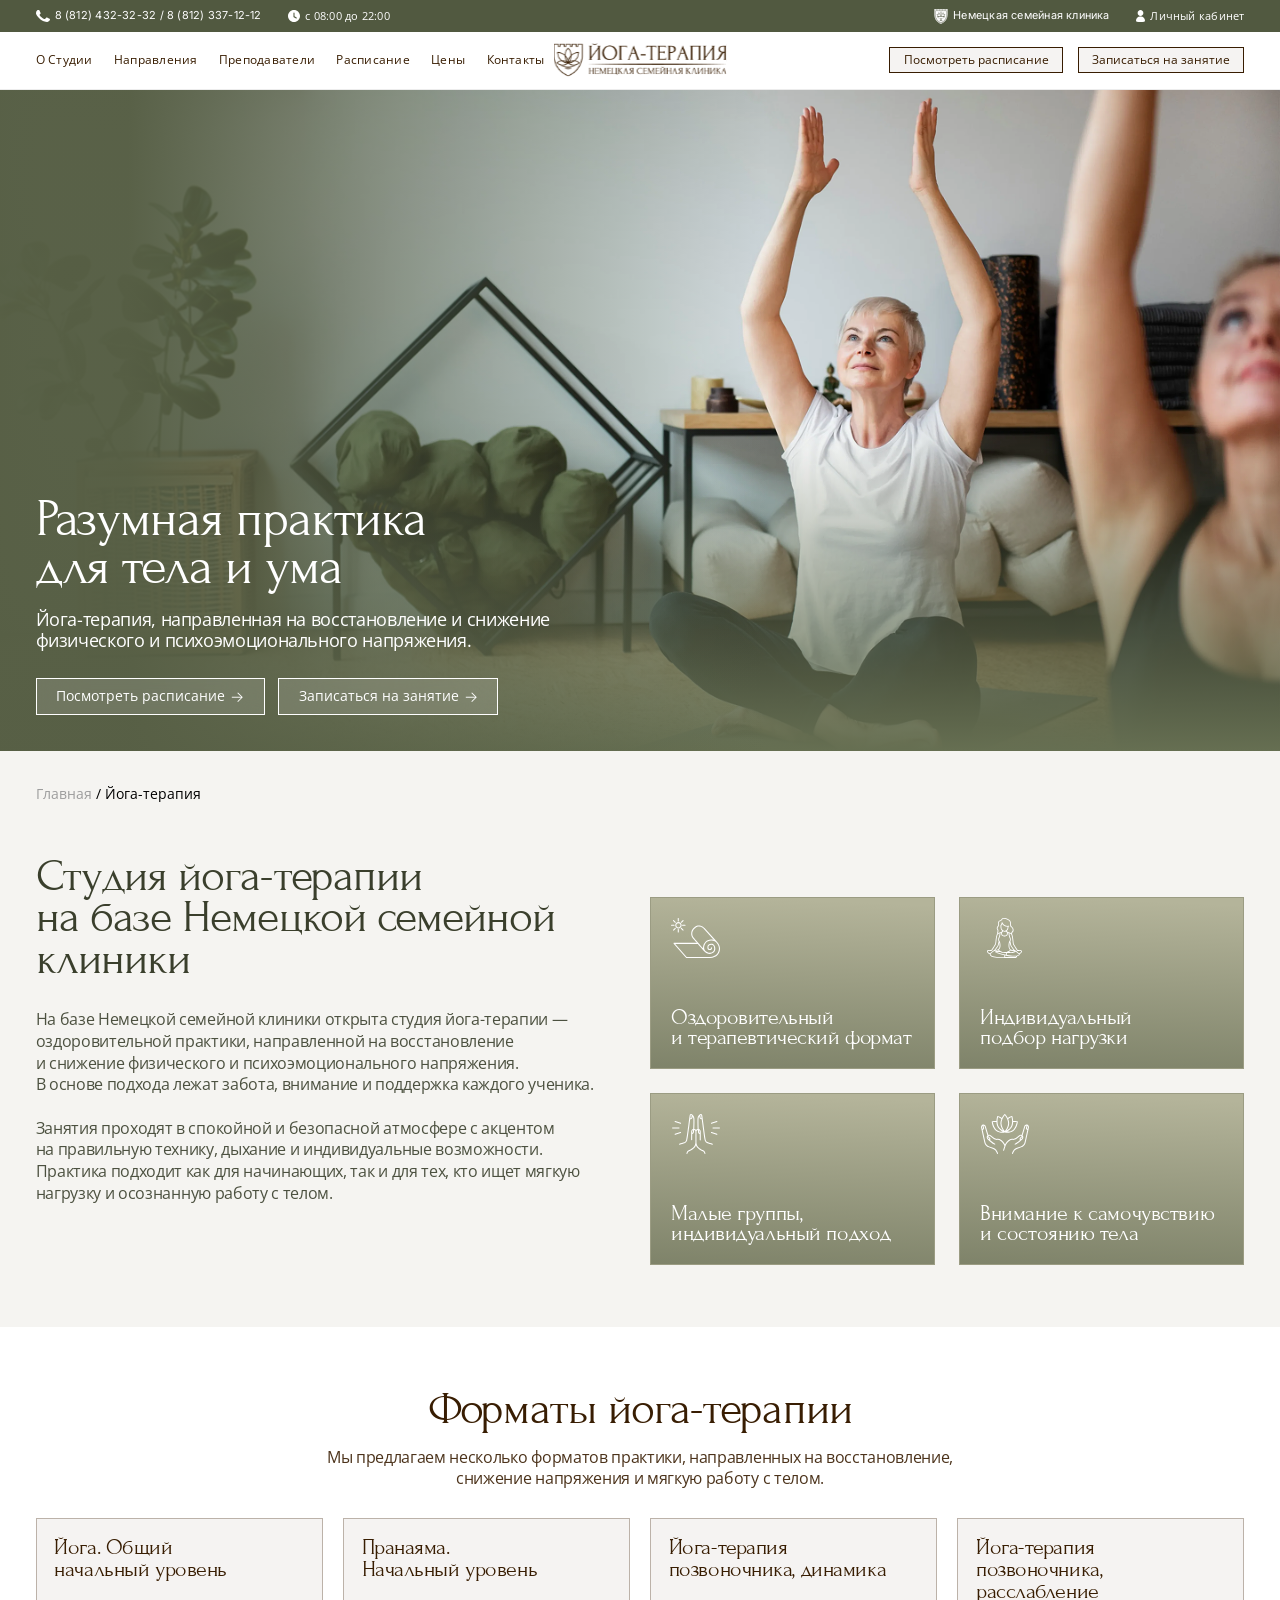
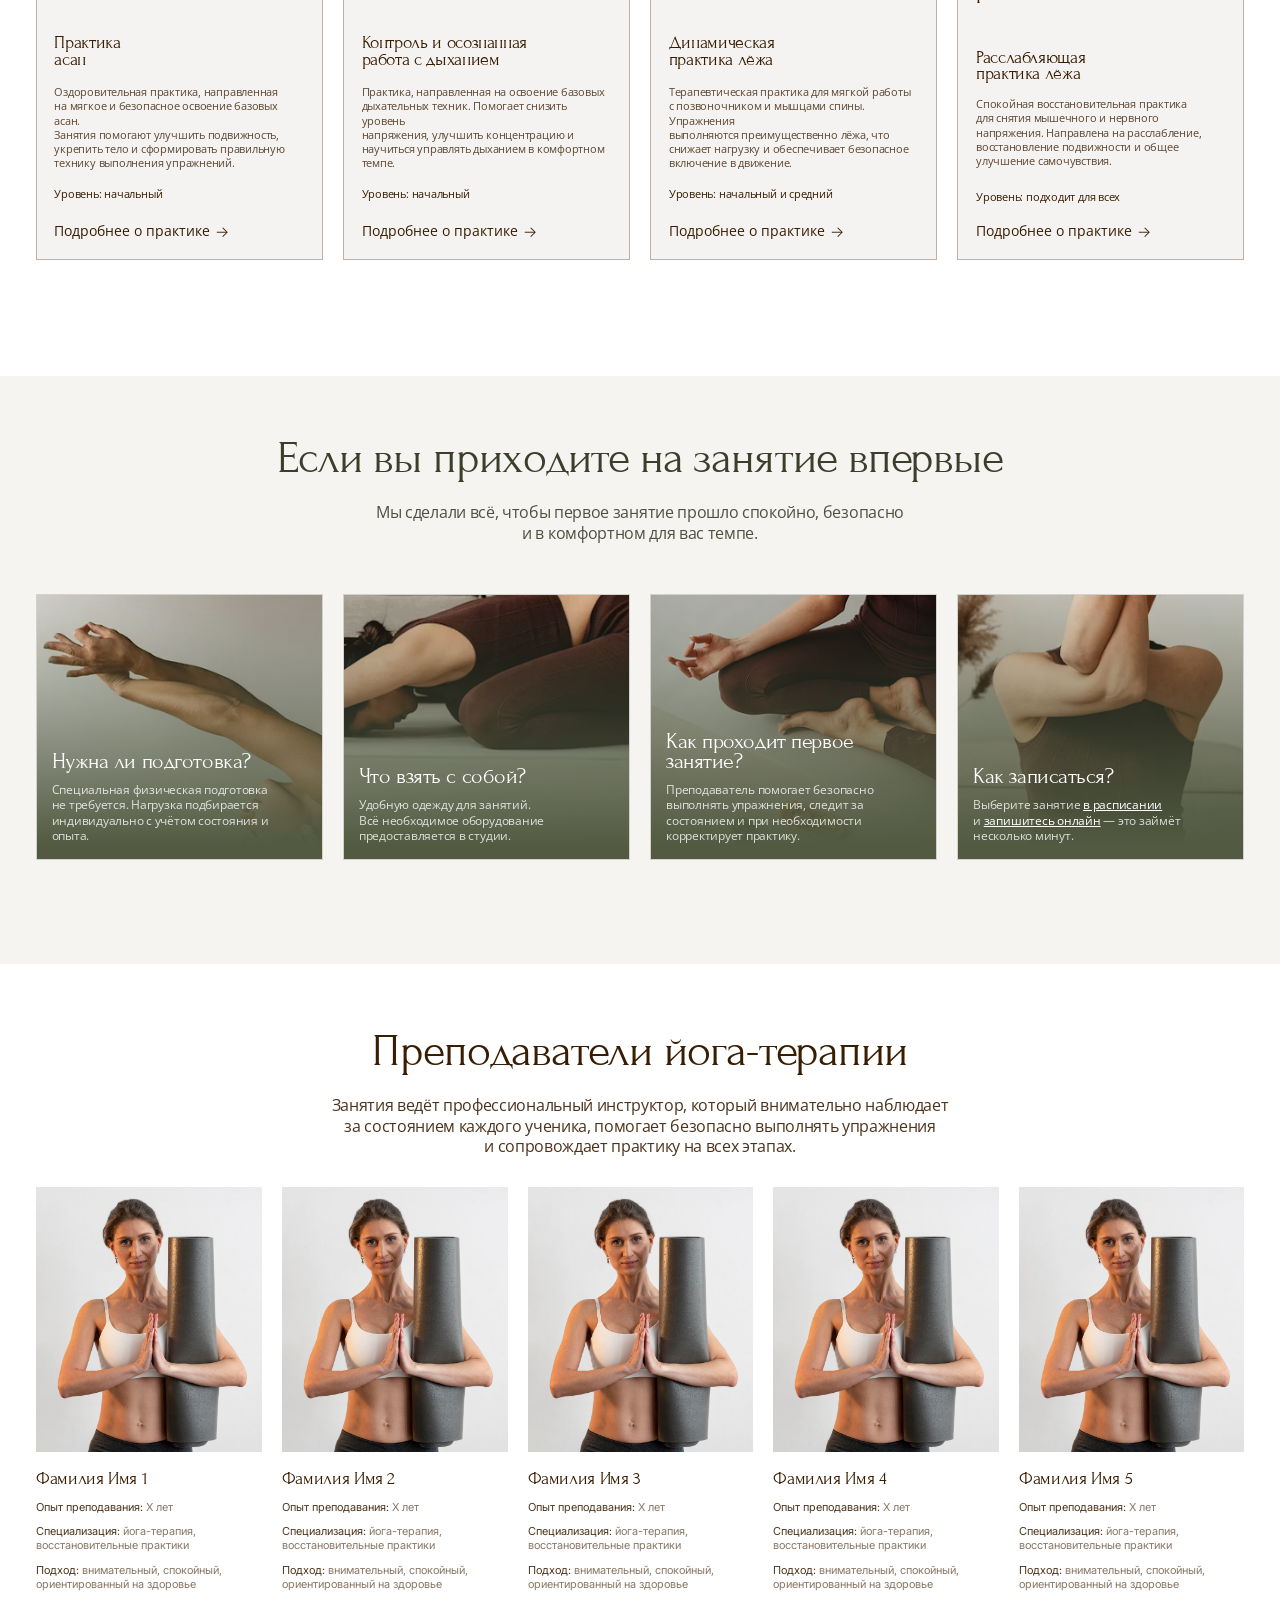
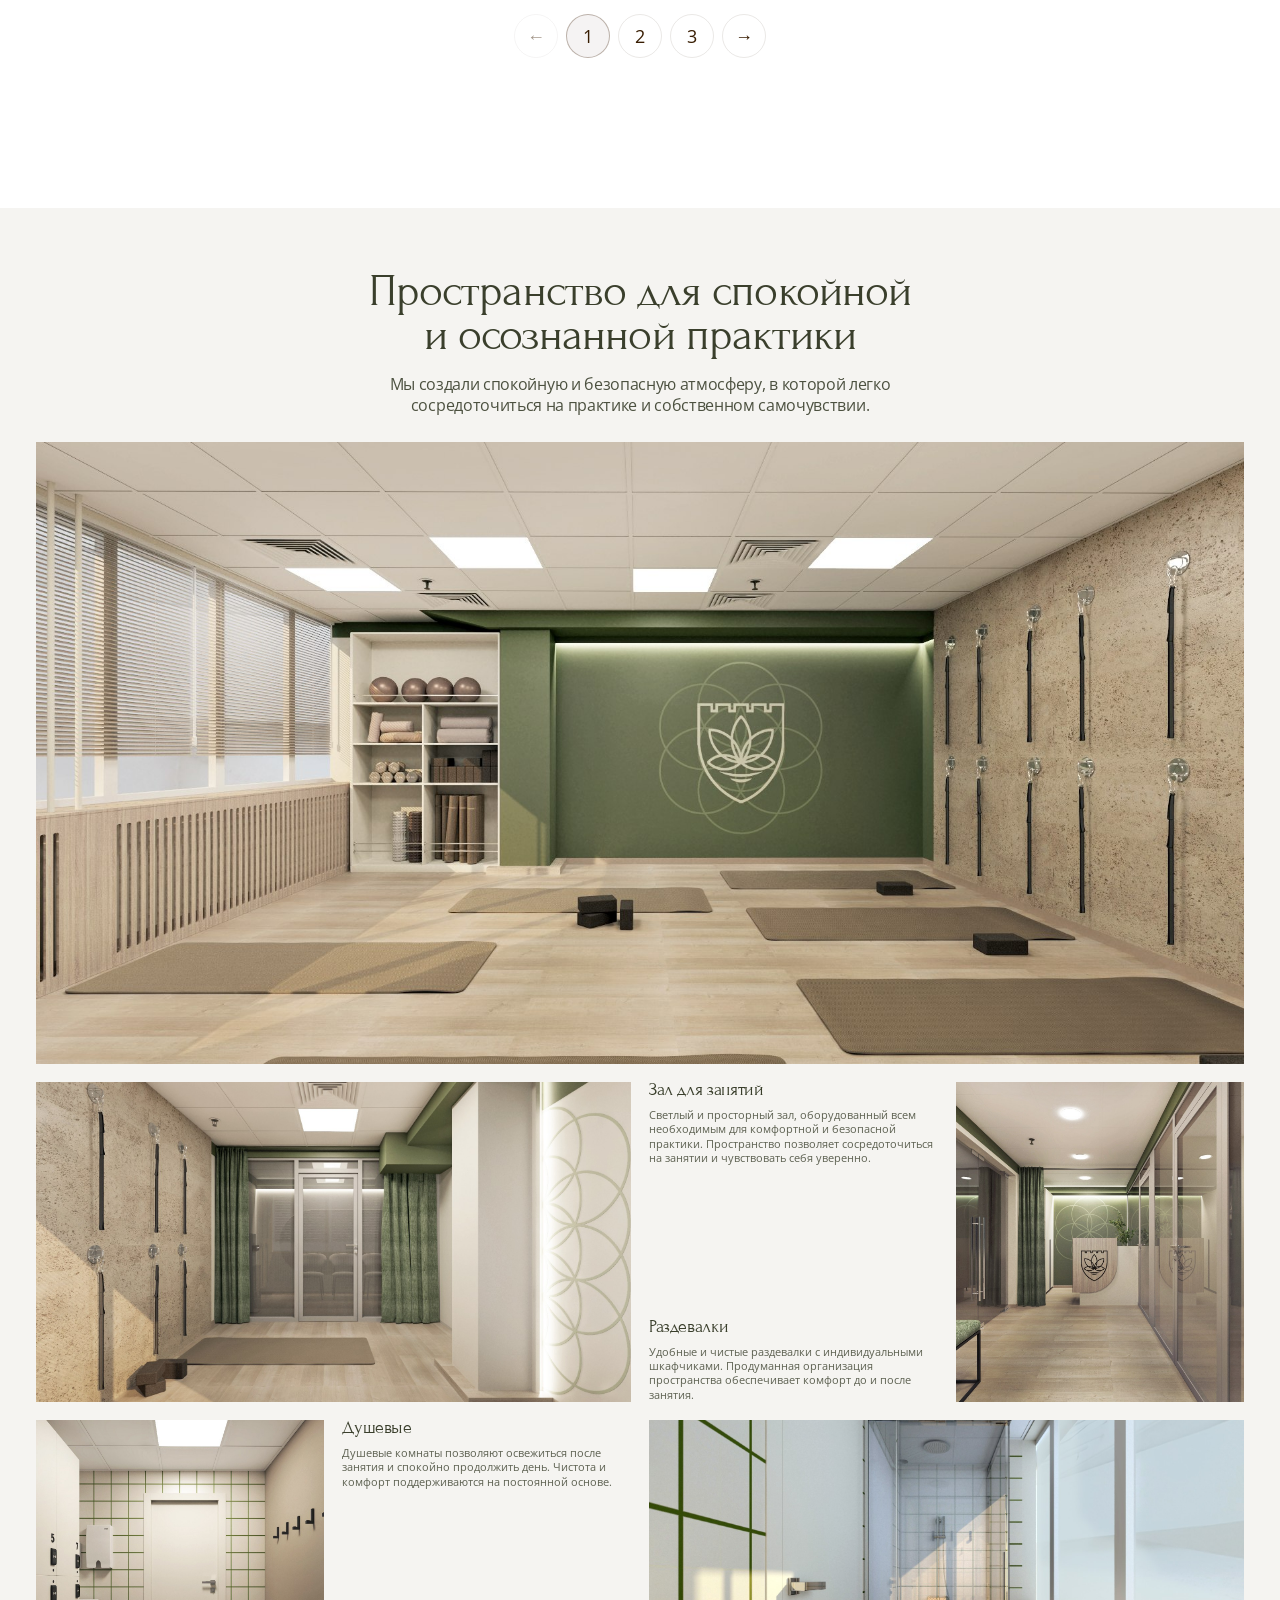
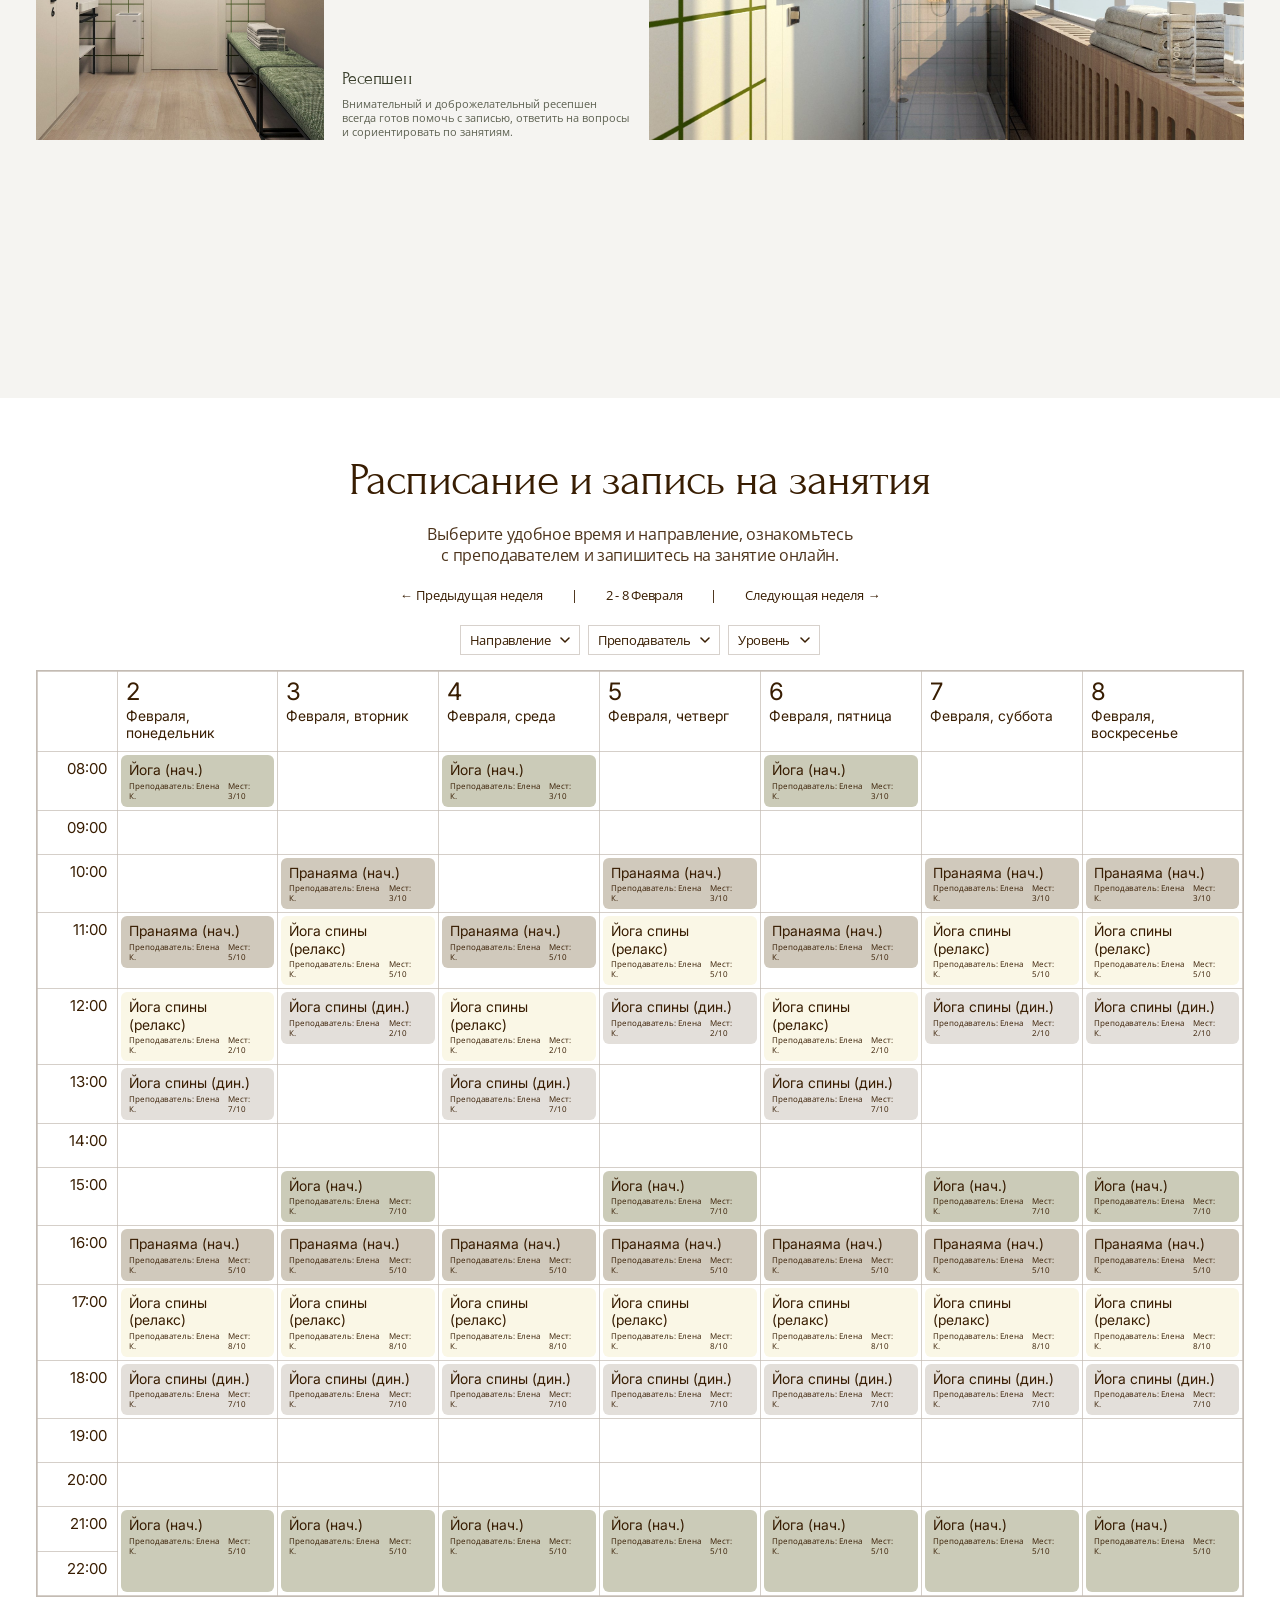
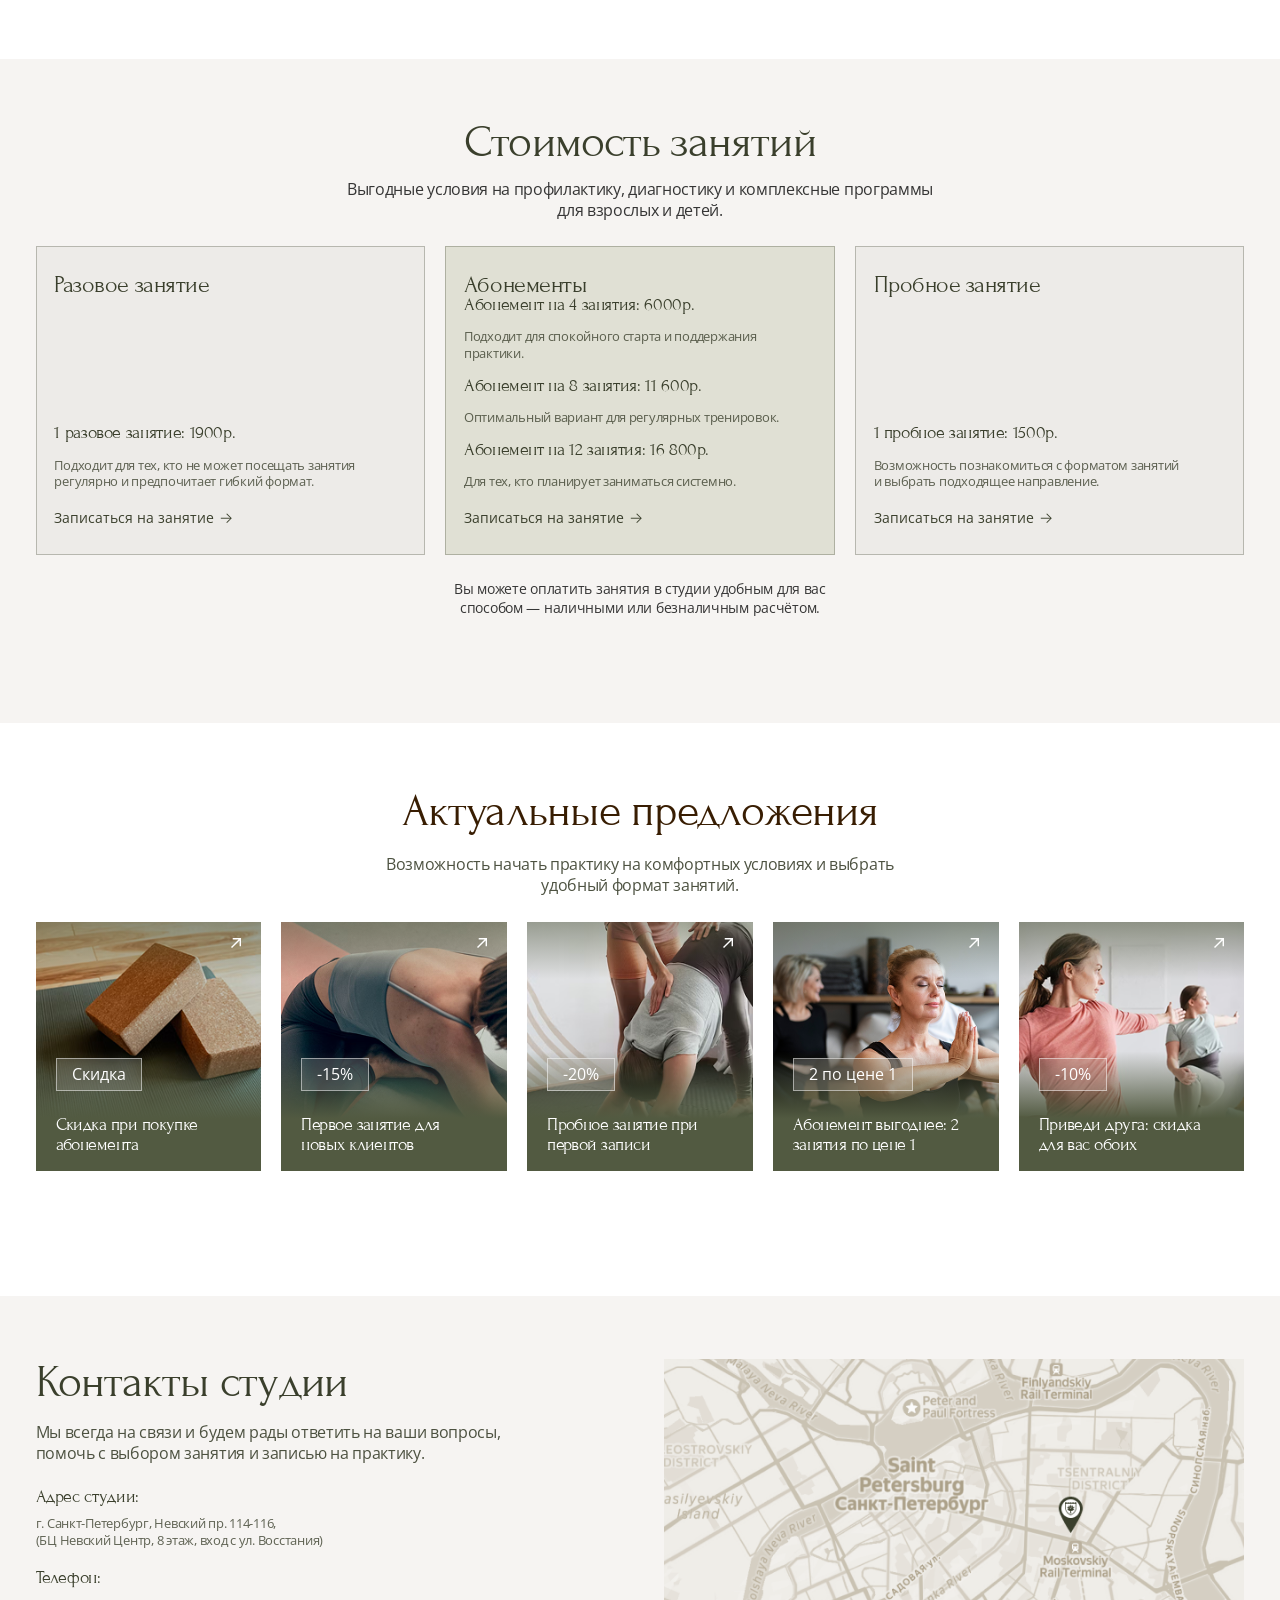
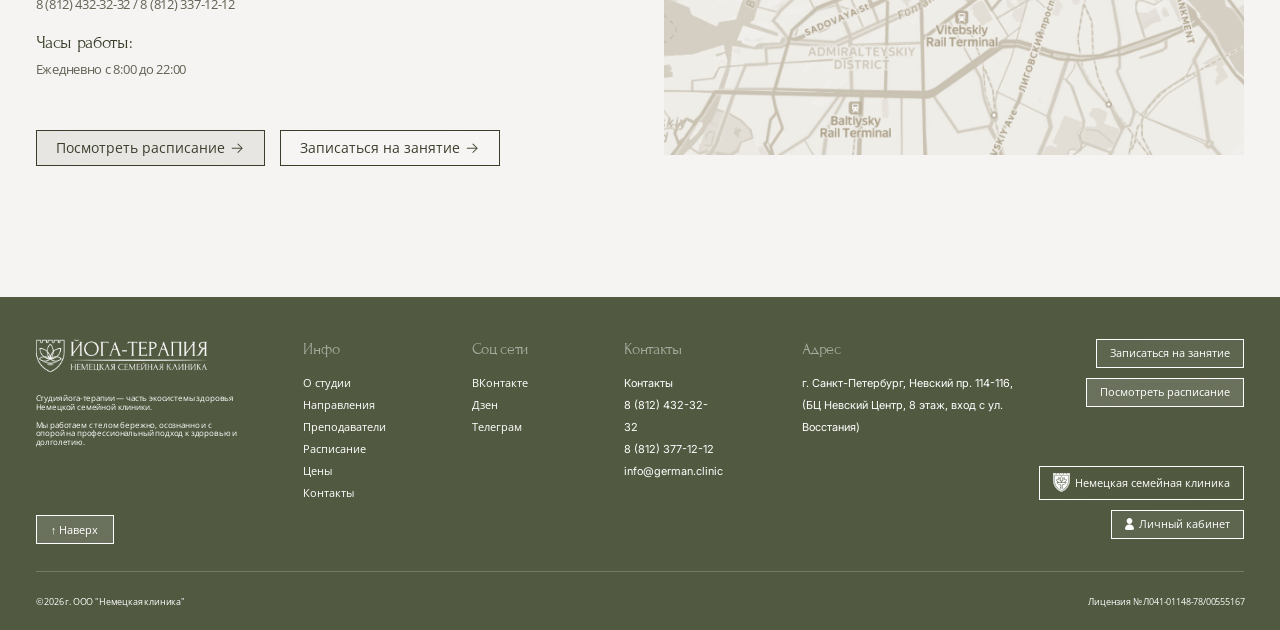
<file: yogo/index.html>
<!doctype html>
<html lang="ru">
  <head>
    <meta charset="UTF-8" />
    <meta name="viewport" content="width=device-width, initial-scale=1.0" />
    <title>Студия йога-терапии</title>
    <link
      href="https://cdn.jsdelivr.net/npm/bootstrap@5.3.3/dist/css/bootstrap.min.css"
      rel="stylesheet"
      integrity="sha384-QWTKZyjpPEjISv5WaRU9OFeRpok6YctnYmDr5pNlyT2bRjXh0JMhjY6hW+ALEwIH"
      crossorigin="anonymous"
    />
    <link rel="stylesheet" href="css/fonts.css" />
    <link rel="stylesheet" href="css/base.css" />
    <link rel="stylesheet" href="css/header.css" />
    <link rel="stylesheet" href="css/footer.css" />
    <link rel="stylesheet" href="css/section-hero.css" />
    <link rel="stylesheet" href="css/section-3.css" />
    <link rel="stylesheet" href="css/section-6.css" />
    <link rel="stylesheet" href="css/section-7.css" />
    <link rel="stylesheet" href="css/section-8.css" />
    <link rel="stylesheet" href="css/section-9.css" />
    <link rel="stylesheet" href="css/section-10.css" />
    <link rel="stylesheet" href="css/section-11.css" />
    <link rel="stylesheet" href="css/section-schedule.css" />
    <link rel="stylesheet" href="css/section-contacts.css" />
  </head>
  <body>

    <header class="header" id="header">
      <div class="mobile-header">
        <a href="#" class="mobile-logo">
          <img src="assets/images/logo.svg" alt="Йога-терапия" />
        </a>
        <div class="mobile-header-actions">
          <a href="tel:+78124323232" class="mobile-header-icon" aria-label="Позвонить">
            <img src="assets/images/icons/icon-phone-mob.svg" alt="Телефон" />
          </a> 
          <a href="#" class="mobile-header-icon" aria-label="Личный кабинет">
            <img src="assets/images/icons/icon-user-mob.svg" alt="Личный кабинет" />
          </a>
          <a href="#" class="mobile-header-icon" aria-label="Клиника">
            <img src="assets/images/icons/icon-star-mob.svg" alt="Клиника" />
          </a>
          <button class="menu-toggle" type="button" aria-label="Открыть меню">
            <span></span>
            <span></span>
            <span></span>
          </button>
        </div>
      </div>

      <div class="mobile-menu" role="dialog" aria-modal="true" aria-label="Мобильное меню">
        <div class="mobile-menu-panel">
          <div class="mobile-menu-header">
            <a href="#" class="mobile-menu-logo">
              <img src="assets/images/logo.svg" alt="Йога-терапия" />
            </a>
            <div class="mobile-menu-header-actions">
              <a href="tel:+78124323232" class="mobile-menu-icon" aria-label="Позвонить">
                <img src="assets/images/icons/icon-phone-mob.svg" alt="Телефон" />
              </a>
              <a href="#" class="mobile-menu-icon" aria-label="Личный кабинет">
                <img src="assets/images/icons/icon-user-mob.svg" alt="Личный кабинет" />
              </a>
              <a href="#" class="mobile-menu-icon" aria-label="Клиника">
                <img src="assets/images/icons/icon-star-mob.svg" alt="Клиника" />
              </a>
              <button class="mobile-menu-close" type="button" aria-label="Закрыть меню">
                <svg width="20" height="20" viewBox="0 0 20 20" fill="none" xmlns="http://www.w3.org/2000/svg">
                  <path d="M15 5L5 15M5 5L15 15" stroke="currentColor" stroke-width="1" stroke-linecap="round" />
                </svg>
              </button>
            </div>
          </div>

          <nav class="mobile-menu-nav" role="navigation">
            <a href="#studio" class="mobile-nav-link">О студии</a>
            <a href="#Направления" class="mobile-nav-link">Направления</a>
            <a href="#Преподаватели" class="mobile-nav-link">Преподаватели</a>
            <a href="#schedule" class="mobile-nav-link">Расписание</a>
            <a href="#" class="mobile-nav-link">Цены</a>
            <a href="#contacts" class="mobile-nav-link">Контакты</a>
          </nav>

          <div class="mobile-menu-departments">
            <a href="#" class="mobile-dept-link" style="color: #191710">
              <img src="assets/images/icons/icon-star-mob.svg" alt="" width="16" height="18" />
              <span>Немецкая семейная клиника</span>
            </a>
            <a href="#" class="mobile-dept-link" style="color: #CB542D">
              <img src="assets/images/icons/dept-pediatrics.svg" alt="" width="16" height="18" />
              <span>Педиатрия</span>
            </a>
            <a href="#" class="mobile-dept-link" style="color: #2E57CB">
              <img src="assets/images/icons/dept-ophthalmology.svg" alt="" width="16" height="18" />
              <span>Экспертная офтальмология</span>
            </a>
            <a href="#" class="mobile-dept-link" style="color: #00687A">
              <img src="assets/images/icons/dept-preventive.svg" alt="" width="16" height="18" />
              <span>Превентивная медицина</span>
            </a>
            <a href="#" class="mobile-dept-link" style="color: #443E9E">
              <img src="assets/images/icons/dept-dentistry.svg" alt="" width="16" height="18" />
              <span>Стоматология</span>
            </a>
            <a href="#" class="mobile-dept-link" style="color: #998158">
              <img src="assets/images/icons/dept-aesthetic.svg" alt="" width="16" height="18" />
              <span>Эстетическая медицина</span>
            </a>
          </div>

          <div class="mobile-menu-actions">
            <a href="#schedule" class="mobile-menu-btn mobile-menu-btn--schedule">Посмотреть расписание</a>
            <a href="#contacts" class="mobile-menu-btn mobile-menu-btn--signup">Записаться на занятие</a>
          </div>

          <div class="mobile-menu-contacts">
            <a href="tel:+78124323232" class="mobile-menu-phone">
              <img src="assets/icons/phone_.svg" alt="" width="14" height="12" />
              <span>8 (812) 432-32-32 / 8 (812) 337-12-12</span>
            </a>
            <div class="mobile-menu-time">
              <img src="assets/icons/clock_.svg" alt="" width="12" height="12" />
              <span>c 07:30 до 22:00</span>
            </div>
          </div>
        </div>
      </div>

      <div class="header-top">
        <div class="site-container header-inner">
          <div class="header-top__left">
            <a href="tel:+78124323232" class="top-link">
              <img src="assets/images/icons/icon-phone.svg" alt="" width="14" height="12" />
              <span>8 (812) 432-32-32 / 8 (812) 337-12-12</span>
            </a>
            <div class="top-link">
              <img src="assets/images/icons/icon-clock.svg" alt="" width="12" height="12" />
              <span>c 08:00 до 22:00</span>
            </div>
          </div>
          <div class="header-top__right">
            <a href="#" class="top-link">
              <img src="assets/images/icons/icon-star.svg" alt="" width="14" height="15" />
              <span>Немецкая семейная клиника</span>
            </a>
            <a href="#" class="top-link">
              <img src="assets/images/icons/icon-user.svg" alt="" width="9" height="12" />
              <span>Личный кабинет</span>
            </a>
          </div>
        </div>
      </div>

      <div class="header-main">
        <div class="site-container header-inner header-main__inner">
          <nav class="header-nav" aria-label="Основная навигация">
            <a href="#">О Cтудии</a>
            <a href="#">Направления</a>
            <a href="#">Преподаватели</a>
            <a href="#schedule">Расписание</a>
            <a href="#">Цены</a>
            <a href="#contacts">Контакты</a>
          </nav>

          <a href="#" class="header-logo" aria-label="Йога-терапия">
            <img src="assets/images/logo.svg" alt="Йога-терапия" />
          </a>

          <div class="header-actions">
            <a href="#schedule" class="header-btn">Посмотреть расписание</a>
            <a href="#contacts" class="header-btn">Записаться на занятие</a>
          </div>
        </div>
      </div>
    </header>



    <main>
      <div class="mobile-breadcrumbs d-md-none">
        <div class="site-container">
          <p class="mobile-breadcrumbs__text"><span>Главная</span> / <strong>Йога-терапия</strong></p>
        </div>
      </div>

      <section class="section section-hero">
        <div class="programs-hero__bg" aria-hidden="true"></div>
        <div class="container-fluid site-container section-hero__container">
          <div class="section-hero__content">
            <h1 class="section-hero__title">Разумная практика<br />для тела и ума</h1>
            <p class="section-hero__text">
              Йога-терапия, направленная на восстановление <br class="d-block d-sm-none">и снижение физического  и психоэмоционального
              напряжения.
            </p>
          </div>
          <div class="section-hero__actions">
            <a href="#schedule" class="section-hero__btn section-hero__btn--schedule">
              <span>Посмотреть расписание</span>
              <span class="section-hero__btn-arrow" aria-hidden="true">→</span>
            </a>
            <a href="#contacts" class="section-hero__btn section-hero__btn--signup">
              <span>Записаться на занятие</span>
              <span class="section-hero__btn-arrow" aria-hidden="true">→</span>
            </a>
          </div>
        </div>
      </section>

      <section class="section section-3" id="studio">
        <div class="container-fluid site-container">
          <p class="section-3__breadcrumbs"><span>Главная</span> / <strong>Йога-терапия</strong></p>
          <div class="row section-3__layout g-4">
            <div class="col-12 col-xl-6 section-3__content-col">
              <div class="section-3__content">
              <h2 class="section-3__title">Студия йога-терапии <br class="d-none d-md-block"> <br class="d-block d-sm-none"> на базе Немецкой семейной клиники</h2>
              <p class="section-3__text section-3__text--lead">
                На базе Немецкой семейной клиники открыта студия йога-терапии — оздоровительной
                практики, направленной на восстановление <br class="d-none d-md-block">и снижение физического и психоэмоционального
                напряжения. <br class="d-none d-md-block">В основе подхода лежат забота, внимание и поддержка каждого ученика.
              </p>
              <p class="section-3__text">
                Занятия проходят в спокойной <br class="d-block d-sm-none">и безопасной атмосфере с акцентом <br class="d-none d-md-block"> <br class="d-block d-sm-none"> на правильную технику,
                дыхание <br class="d-block d-sm-none">и индивидуальные возможности.<br class="d-block d-sm-none"> Практика подходит как для начинающих,<br class="d-block d-sm-none"> так и для
                тех, кто ищет мягкую нагрузку<br class="d-block d-sm-none"> и осознанную работу с телом.
              </p>
              </div>
            </div>
            <div class="col-12 col-xl-6">
              <div class="row section-3__cards g-3 g-md-4">
                <div class="col-12 col-sm-6">
                  <article class="benefit-card">
                    <img class="benefit-card__icon" src="assets/icons/first.svg" alt="" aria-hidden="true" />
                    <h3>Оздоровительный <br class="d-none d-md-block">и<br class="d-block d-sm-none"> терапевтический формат</h3>
                  </article>
                </div>
                <div class="col-12 col-sm-6">
                  <article class="benefit-card">
                    <img class="benefit-card__icon" src="assets/icons/second.svg" alt="" aria-hidden="true" />
                    <h3>Индивидуальный <br class="d-none d-md-block"><br class="d-block d-sm-none">подбор нагрузки</h3>
                  </article>
                </div>
                <div class="col-12 col-sm-6">
                  <article class="benefit-card">
                    <img class="benefit-card__icon" src="assets/icons/third.svg" alt="" aria-hidden="true" />
                    <h3>Малые группы, индивидуальный подход</h3>
                  </article>
                </div>
                <div class="col-12 col-sm-6">
                  <article class="benefit-card">
                    <img class="benefit-card__icon" src="assets/icons/fourth.svg" alt="" aria-hidden="true" />
                    <h3>Внимание к самочувствию и состоянию тела</h3>
                  </article>
                </div>
              </div>
            </div>
          </div>
        </div>
      </section>

      <section class="section section-7">
        <div class="container-fluid site-container">
          <div class="section-7__heading">
            <h2 class="section-7__title">Форматы йога-терапии</h2>
            <p class="section-7__subtitle">
              Мы предлагаем несколько форматов практики, направленных<br class="d-block d-sm-none"> на восстановление, снижение
              напряжения <br class="d-block d-sm-none">и мягкую работу с телом.
            </p>
          </div>
          <div class="section-7__controls">
            <button class="section-7__arrow" type="button" data-direction="prev" aria-label="Назад">←</button>
            <button class="section-7__arrow" type="button" data-direction="next" aria-label="Вперёд">→</button>
          </div>
          <div class="section-7__cards-wrap">
            <div class="row section-7__cards g-3 g-xl-4 flex-nowrap flex-md-wrap">
              <div class="col-auto col-md-6 col-xl-3">
                <article class="format-card">
                  <h3 class="format-card__title">Йога. Общий <br class="d-none d-md-block">начальный уровень</h3>
                  <h4 class="format-card__subtitle">Практика <br class="d-none d-md-block"><br class="d-block d-sm-none"> асан</h4>
                  <p class="format-card__text">
                    Оздоровительная практика, направленная <br class="d-none d-md-block"><br class="d-block d-sm-none">на мягкое и безопасное освоение базовых асан. <br class="d-none d-md-block">
                    Занятия помогают улучшить подвижность, <br class="d-none d-md-block">укрепить тело и сформировать правильную <br class="d-none d-md-block">
                    технику выполнения упражнений.
                  </p>
                  <p class="format-card__level">Уровень: начальный</p>
                  <a href="#" class="format-card__link">Подробнее о практике <span aria-hidden="true">→</span></a>
                </article>
              </div>
              <div class="col-auto col-md-6 col-xl-3">
                <article class="format-card">
                  <h3 class="format-card__title">Пранаяма. <br class="d-none d-md-block">Начальный уровень</h3>
                  <h4 class="format-card__subtitle">Контроль и осознанная <br class="d-none d-md-block"><br class="d-block d-sm-none">работа с дыханием</h4>
                  <p class="format-card__text">
                    Практика, направленная на освоение базовых <br class="d-none d-md-block">дыхательных техник. Помогает снизить
                    уровень <br class="d-none d-md-block"> напряжения, улучшить концентрацию и <br class="d-none d-md-block">научиться управлять дыханием в комфортном
                    <br class="d-none d-md-block">темпе.
                  </p>
                  <p class="format-card__level">Уровень: начальный</p>
                  <a href="#" class="format-card__link">Подробнее о практике <span aria-hidden="true">→</span></a>
                </article>
              </div>
              <div class="col-auto col-md-6 col-xl-3">
                <article class="format-card">
                  <h3 class="format-card__title">Йога-терапия <br class="d-none d-md-block"> позвоночника, динамика</h3>
                  <h4 class="format-card__subtitle">Динамическая <br class="d-none d-md-block"><br class="d-block d-sm-none">практика лёжа</h4>
                  <p class="format-card__text">
                    Терапевтическая практика для мягкой работы <br class="d-none d-md-block"> с позвоночником и мышцами спины.
                    Упражнения <br class="d-none d-md-block"> выполняются преимущественно лёжа, что <br class="d-none d-md-block"> снижает нагрузку и обеспечивает
                    безопасное <br class="d-none d-md-block"> включение в движение.
                  </p>
                  <p class="format-card__level">Уровень: начальный и средний</p>
                  <a href="#" class="format-card__link">Подробнее о практике <span aria-hidden="true">→</span></a>
                </article>
              </div>
              <div class="col-auto col-md-6 col-xl-3">
                <article class="format-card">
                  <h3 class="format-card__title custom-letter-spacing">Йога-терапия позвоночника,<br class="d-none d-md-block"> <br class="d-block d-sm-none"> расслабление</h3>
                  <h4 class="format-card__subtitle">Расслабляющая <br class="d-none d-md-block">практика лёжа</h4>
                  <p class="format-card__text">
                    Спокойная восстановительная практика <br class="d-none d-md-block"> для снятия мышечного и нервного <br class="d-none d-md-block"> напряжения.
                    Направлена на расслабление, <br class="d-none d-md-block"> восстановление подвижности и общее <br class="d-none d-md-block"> улучшение самочувствия.
                  </p>
                  <p class="format-card__level">Уровень: подходит для всех</p>
                  <a href="#" class="format-card__link">Подробнее о практике <span aria-hidden="true">→</span></a>
                </article>
              </div>
            </div>
          </div>
        </div>
      </section>

      <section class="section section-8">
        <div class="container-fluid site-container">
          <div class="section-8__heading">
            <h2 class="section-8__title">Если вы приходите на занятие впервые</h2>
            <p class="section-8__subtitle">
              Мы сделали всё, чтобы первое занятие прошло спокойно, безопасно <br class="d-block d-sm-none">и в комфортном для вас
              темпе.
            </p>
          </div>
          <div class="row section-8__cards g-3 g-xl-4 row-cols-1 row-cols-md-2 row-cols-xl-4">
            <div class="col">
              <article class="first-visit-card">
                <img src="assets/offer-1.png" alt="Нужна ли подготовка" />
                <div class="first-visit-card__content">
                  <h3>Нужна ли подготовка?</h3>
                  <p>
                    Специальная физическая подготовка <br class="d-none d-md-block">не требуется. Нагрузка подбирается индивидуально с
                    учётом состояния и опыта.
                  </p>
                </div>
              </article>
            </div>
            <div class="col">
              <article class="first-visit-card first-visit-card--short">
                <img src="assets/offer-2.png" alt="Что взять с собой" />
                <div class="first-visit-card__content">
                  <h3>Что взять с собой?</h3>
                  <p>Удобную одежду для занятий. <br class="d-none d-md-block"> Всё необходимое оборудование <br class="d-none d-md-block">предоставляется в студии.</p>
                </div>
              </article>
            </div>
            <div class="col">
              <article class="first-visit-card">
                <img src="assets/offer-3.png" alt="Как проходит первое занятие" />
                <div class="first-visit-card__content">
                  <h3>Как проходит первое занятие?</h3>
                  <p>
                    Преподаватель помогает безопасно выполнять упражнения, следит за состоянием и при
                    необходимости корректирует практику.
                  </p>
                </div>
              </article>
            </div>
            <div class="col">
              <article class="first-visit-card first-visit-card--short">
                <img src="assets/offer-4.png" alt="Как записаться" />
                <div class="first-visit-card__content">
                  <h3>Как записаться?</h3>
                  <p>
                    Выберите занятие <a href="#schedule" class="text-white">в расписании</a><br class="d-none d-md-block"> и <a href="#contacts" class="text-white">запишитесь онлайн</a> — это займёт несколько минут.
                  </p>
                </div>
              </article>
            </div>
          </div>
        </div>
      </section>

      <section class="section section-6">
        <div class="container-fluid site-container">
          <div class="section-6__heading">
            <h2 class="section-6__title">Преподаватели йога-терапии</h2>
            <p class="section-6__subtitle">
              Занятия ведёт профессиональный инструктор, который внимательно наблюдает <br class="d-none d-md-block"> за состоянием
              каждого ученика, помогает безопасно выполнять упражнения <br class="d-none d-md-block">и сопровождает практику <br class="d-block d-sm-none">на всех
              этапах.
            </p>
          </div>
          <div class="teacher-carousel">
            <div class="teacher-track">
              <div class="teacher-page">
                <div class="teacher-slide">
                  <article class="teacher-card">
                    <img src="assets/teacher-4.png" alt="Фамилия Имя 1" />
                    <h3>Фамилия Имя 1</h3>
                    <p><strong>Опыт преподавания:</strong> X лет</p>
                    <p><strong>Специализация:</strong> йога-терапия, восстановительные практики</p>
                    <p><strong>Подход:</strong> внимательный, спокойный, ориентированный на здоровье</p>
                  </article>
                </div>
                <div class="teacher-slide">
                  <article class="teacher-card">
                    <img src="assets/teacher-4.png" alt="Фамилия Имя 2" />
                    <h3>Фамилия Имя 2</h3>
                    <p><strong>Опыт преподавания:</strong> X лет</p>
                    <p><strong>Специализация:</strong> йога-терапия, восстановительные практики</p>
                    <p><strong>Подход:</strong> внимательный, спокойный, ориентированный на здоровье</p>
                  </article>
                </div>
                <div class="teacher-slide">
                  <article class="teacher-card">
                    <img src="assets/teacher-4.png" alt="Фамилия Имя 3" />
                    <h3>Фамилия Имя 3</h3>
                    <p><strong>Опыт преподавания:</strong> X лет</p>
                    <p><strong>Специализация:</strong> йога-терапия, восстановительные практики</p>
                    <p><strong>Подход:</strong> внимательный, спокойный, ориентированный на здоровье</p>
                  </article>
                </div>
                <div class="teacher-slide">
                  <article class="teacher-card">
                    <img src="assets/teacher-4.png" alt="Фамилия Имя 4" />
                    <h3>Фамилия Имя 4</h3>
                    <p><strong>Опыт преподавания:</strong> X лет</p>
                    <p><strong>Специализация:</strong> йога-терапия, восстановительные практики</p>
                    <p><strong>Подход:</strong> внимательный, спокойный, ориентированный на здоровье</p>
                  </article>
                </div>
                <div class="teacher-slide">
                  <article class="teacher-card">
                    <img src="assets/teacher-4.png" alt="Фамилия Имя 5" />
                    <h3>Фамилия Имя 5</h3>
                    <p><strong>Опыт преподавания:</strong> X лет</p>
                    <p><strong>Специализация:</strong> йога-терапия, восстановительные практики</p>
                    <p><strong>Подход:</strong> внимательный, спокойный, ориентированный на здоровье</p>
                  </article>
                </div>
                <div class="teacher-slide">
                  <article class="teacher-card">
                    <img src="assets/teacher-4.png" alt="Фамилия Имя 6" />
                    <h3>Фамилия Имя 6</h3>
                    <p><strong>Опыт преподавания:</strong> X лет</p>
                    <p><strong>Специализация:</strong> йога-терапия, восстановительные практики</p>
                    <p><strong>Подход:</strong> внимательный, спокойный, ориентированный на здоровье</p>
                  </article>
                </div>
                <div class="teacher-slide">
                  <article class="teacher-card">
                    <img src="assets/teacher-4.png" alt="Фамилия Имя 7" />
                    <h3>Фамилия Имя 7</h3>
                    <p><strong>Опыт преподавания:</strong> X лет</p>
                    <p><strong>Специализация:</strong> йога-терапия, восстановительные практики</p>
                    <p><strong>Подход:</strong> внимательный, спокойный, ориентированный на здоровье</p>
                  </article>
                </div>
                <div class="teacher-slide">
                  <article class="teacher-card">
                    <img src="assets/teacher-4.png" alt="Фамилия Имя 8" />
                    <h3>Фамилия Имя 8</h3>
                    <p><strong>Опыт преподавания:</strong> X лет</p>
                    <p><strong>Специализация:</strong> йога-терапия, восстановительные практики</p>
                    <p><strong>Подход:</strong> внимательный, спокойный, ориентированный на здоровье</p>
                  </article>
                </div>
                <div class="teacher-slide">
                  <article class="teacher-card">
                    <img src="assets/teacher-4.png" alt="Фамилия Имя 9" />
                    <h3>Фамилия Имя 9</h3>
                    <p><strong>Опыт преподавания:</strong> X лет</p>
                    <p><strong>Специализация:</strong> йога-терапия, восстановительные практики</p>
                    <p><strong>Подход:</strong> внимательный, спокойный, ориентированный на здоровье</p>
                  </article>
                </div>
                <div class="teacher-slide">
                  <article class="teacher-card">
                    <img src="assets/teacher-4.png" alt="Фамилия Имя 10" />
                    <h3>Фамилия Имя 10</h3>
                    <p><strong>Опыт преподавания:</strong> X лет</p>
                    <p><strong>Специализация:</strong> йога-терапия, восстановительные практики</p>
                    <p><strong>Подход:</strong> внимательный, спокойный, ориентированный на здоровье</p>
                  </article>
                </div>
                <div class="teacher-slide">
                  <article class="teacher-card">
                    <img src="assets/teacher-4.png" alt="Фамилия Имя 11" />
                    <h3>Фамилия Имя 11</h3>
                    <p><strong>Опыт преподавания:</strong> X лет</p>
                    <p><strong>Специализация:</strong> йога-терапия, восстановительные практики</p>
                    <p><strong>Подход:</strong> внимательный, спокойный, ориентированный на здоровье</p>
                  </article>
                </div>
                <div class="teacher-slide">
                  <article class="teacher-card">
                    <img src="assets/teacher-4.png" alt="Фамилия Имя 12" />
                    <h3>Фамилия Имя 12</h3>
                    <p><strong>Опыт преподавания:</strong> X лет</p>
                    <p><strong>Специализация:</strong> йога-терапия, восстановительные практики</p>
                    <p><strong>Подход:</strong> внимательный, спокойный, ориентированный на здоровье</p>
                  </article>
                </div>
                <div class="teacher-slide">
                  <article class="teacher-card">
                    <img src="assets/teacher-4.png" alt="Фамилия Имя 13" />
                    <h3>Фамилия Имя 13</h3>
                    <p><strong>Опыт преподавания:</strong> X лет</p>
                    <p><strong>Специализация:</strong> йога-терапия, восстановительные практики</p>
                    <p><strong>Подход:</strong> внимательный, спокойный, ориентированный на здоровье</p>
                  </article>
                </div>
                <div class="teacher-slide">
                  <article class="teacher-card">
                    <img src="assets/teacher-4.png" alt="Фамилия Имя 14" />
                    <h3>Фамилия Имя 14</h3>
                    <p><strong>Опыт преподавания:</strong> X лет</p>
                    <p><strong>Специализация:</strong> йога-терапия, восстановительные практики</p>
                    <p><strong>Подход:</strong> внимательный, спокойный, ориентированный на здоровье</p>
                  </article>
                </div>
                <div class="teacher-slide">
                  <article class="teacher-card">
                    <img src="assets/teacher-4.png" alt="Фамилия Имя 15" />
                    <h3>Фамилия Имя 15</h3>
                    <p><strong>Опыт преподавания:</strong> X лет</p>
                    <p><strong>Специализация:</strong> йога-терапия, восстановительные практики</p>
                    <p><strong>Подход:</strong> внимательный, спокойный, ориентированный на здоровье</p>
                  </article>
                </div>
              </div>
            </div>
          </div>
          <nav class="teacher-pagination" aria-label="Пагинация преподавателей">
            <button class="teacher-pagination__btn" type="button" data-direction="prev" aria-label="Назад">←</button>
            <div class="teacher-pagination__pages"></div>
            <button class="teacher-pagination__btn" type="button" data-direction="next" aria-label="Вперёд">→</button>
          </nav>
        </div>
      </section>

      <section class="section section-11">
        <div class="container-fluid site-container">
          <div class="section-heading">
            <h2>Пространство <br class="d-block d-sm-none"> для спокойной <br class="d-block d-sm-none">и осознанной практики</h2>
            <p>
              Мы создали спокойную и безопасную атмосферу, в которой легко сосредоточиться на практике <br class="d-block d-sm-none">и
              собственном самочувствии.
            </p>
          </div>
          <div class="space-grid">
            <img class="space-grid__hero" src="assets/space-1.png" alt="Зал для занятий" />
            <img class="space-grid__left" src="assets/space-2.png" alt="Пространство студии" />
            <div class="space-grid__text">
              <article>
                <h3>Зал для занятий</h3>
                <p>
                  Светлый и просторный зал, оборудованный всем необходимым для комфортной и безопасной
                  практики. Пространство позволяет сосредоточиться на занятии <br class="d-block d-sm-none">и чувствовать себя
                  уверенно.
                </p>
              </article>
              <article>
                <h3>Раздевалки</h3>
                <p>
                  Удобные и чистые раздевалки с индивидуальными шкафчиками. Продуманная организация
                  пространства обеспечивает комфорт до и после занятия.
                </p>
              </article>
            </div>
            <img class="space-grid__right" src="assets/space-3.png" alt="Интерьер студии" />
            <img class="space-grid__bottom-left" src="assets/space-4.png" alt="Душевая зона" />
            <img class="space-grid__bottom-right" src="assets/space-5.png" alt="Ресепшен" />
            <div class="space-grid__text space-grid__text_row_3">
              <article>
                <h3>Душевые</h3>
                <p>
                  Душевые комнаты позволяют освежиться после занятия и спокойно продолжить день. Чистота
                  и комфорт поддерживаются на постоянной основе.
                </p>
              </article>
              <article>
                <h3>Ресепшен</h3>
                <p>
                  Внимательный и доброжелательный ресепшен всегда готов помочь с записью, ответить на
                  вопросы и сориентировать по занятиям.
                </p>
              </article>
            </div>
          </div>
        </div>
      </section>

      <section class="section section-schedule" id="schedule">
        <div class="container-fluid site-container">
          <div class="section-schedule__heading">
            <h2 class="section-schedule__title">Расписание и запись на занятия</h2>
            <p class="section-schedule__subtitle">
              Выберите удобное время и направление, ознакомьтесь <br class="d-none d-md-block"> с преподавателем и запишитесь на занятие
              онлайн.
            </p>
          </div>

          <div class="schedule-nav">
            <button type="button" class="schedule-nav__btn" data-week="prev">
              <span class="d-none d-md-inline">← Предыдущая неделя</span>
              <span class="d-md-none">← 26 янв. - 1 фев.</span>
            </button>
            <span class="schedule-nav__divider">|</span>
            <span class="schedule-nav__period" id="weekPeriod">
              <span class="d-none d-md-inline">2 - 8 Февраля</span>
              <span class="d-md-none">2 - 8 фев.</span>
            </span>
            <span class="schedule-nav__divider">|</span>
            <button type="button" class="schedule-nav__btn" data-week="next">
              <span class="d-none d-md-inline">Следующая неделя →</span>
              <span class="d-md-none">9 - 15 фев. →</span>
            </button>
          </div>

          <div class="schedule-days d-md-none position-relative" aria-hidden="true">
            <div class="schedule-days__item is-active"><span>пн</span><strong>2</strong></div>
            <div class="schedule-days__item"><span>вт</span><strong>3</strong></div>
            <div class="schedule-days__item"><span>ср</span><strong>4</strong></div>
            <div class="schedule-days__item"><span>чт</span><strong>5</strong></div>
            <div class="schedule-days__item"><span>пт</span><strong>6</strong></div>
            <div class="schedule-days__item"><span>сб</span><strong>7</strong></div>
            <div class="schedule-days__item"><span>вс</span><strong>8</strong></div>
          </div>

          <div class="row schedule-filters g-2 g-md-3 justify-content-center">
            <div class="col-auto pl-0">
              <button type="button" class="schedule-filter">
                <span>Направление</span>
                <svg class="mobile-nav-arrow" width="10" height="6" viewBox="0 0 10 6" fill="none" xmlns="http://www.w3.org/2000/svg">
                  <path d="M1 1L5 5L9 1" stroke="currentColor" stroke-width="1.5" stroke-linecap="round" stroke-linejoin="round"></path>
              </svg>
              </button>
            </div>
            <div class="col-auto pr-0 pl-0">
              <button type="button" class="schedule-filter schedule-filter--teacher">
                <span>Преподаватель</span>
                <svg class="mobile-nav-arrow" width="10" height="6" viewBox="0 0 10 6" fill="none" xmlns="http://www.w3.org/2000/svg">
                  <path d="M1 1L5 5L9 1" stroke="currentColor" stroke-width="1.5" stroke-linecap="round" stroke-linejoin="round"></path>
              </svg>
              </button>
            </div>
            <div class="col-auto pr-0">
              <button type="button" class="schedule-filter schedule-filter--level">
                <span>Уровень</span>
                <svg class="mobile-nav-arrow" width="10" height="6" viewBox="0 0 10 6" fill="none" xmlns="http://www.w3.org/2000/svg">
                  <path d="M1 1L5 5L9 1" stroke="currentColor" stroke-width="1.5" stroke-linecap="round" stroke-linejoin="round"></path>
              </svg>
              </button>
            </div>
          </div>

          <div class="schedule-table-wrap">
            <table class="schedule-table">
              <thead>
                <tr>
                  <th class="schedule-table__corner"></th>
                  <th><strong>2</strong><span>Февраля, понедельник</span></th>
                  <th><strong>3</strong><span>Февраля, вторник</span></th>
                  <th><strong>4</strong><span>Февраля, среда</span></th>
                  <th><strong>5</strong><span>Февраля, четверг</span></th>
                  <th><strong>6</strong><span>Февраля, пятница</span></th>
                  <th><strong>7</strong><span>Февраля, суббота</span></th>
                  <th><strong>8</strong><span>Февраля, воскресенье</span></th>
                </tr>
              </thead>
              <tbody>
                <tr>
                  <th>08:00</th>
                  <td><div class="schedule-event event-green"><p class="schedule-event__title">Йога (нач.)</p><p class="schedule-event__meta"><span>Преподаватель: Елена К.</span><span>Мест: 3/10</span></p></div></td>
                  <td></td>
                  <td><div class="schedule-event event-green"><p class="schedule-event__title">Йога (нач.)</p><p class="schedule-event__meta"><span>Преподаватель: Елена К.</span><span>Мест: 3/10</span></p></div></td>
                  <td></td>
                  <td><div class="schedule-event event-green"><p class="schedule-event__title">Йога (нач.)</p><p class="schedule-event__meta"><span>Преподаватель: Елена К.</span><span>Мест: 3/10</span></p></div></td>
                  <td></td>
                  <td></td>
                </tr>
                <tr>
                  <th>09:00</th>
                  <td></td>
                  <td></td>
                  <td></td>
                  <td></td>
                  <td></td>
                  <td></td>
                  <td></td>
                </tr>
                <tr>
                  <th>10:00</th>
                  <td></td>
                  <td><div class="schedule-event event-yellow"><p class="schedule-event__title">Пранаяма (нач.)</p><p class="schedule-event__meta"><span>Преподаватель: Елена К.</span><span>Мест: 3/10</span></p></div></td>
                  <td></td>
                  <td><div class="schedule-event event-yellow"><p class="schedule-event__title">Пранаяма (нач.)</p><p class="schedule-event__meta"><span>Преподаватель: Елена К.</span><span>Мест: 3/10</span></p></div></td>
                  <td></td>
                  <td><div class="schedule-event event-yellow"><p class="schedule-event__title">Пранаяма (нач.)</p><p class="schedule-event__meta"><span>Преподаватель: Елена К.</span><span>Мест: 3/10</span></p></div></td>
                  <td><div class="schedule-event event-yellow"><p class="schedule-event__title">Пранаяма (нач.)</p><p class="schedule-event__meta"><span>Преподаватель: Елена К.</span><span>Мест: 3/10</span></p></div></td>
                </tr>
                <tr>
                  <th>11:00</th>
                  <td><div class="schedule-event event-yellow"><p class="schedule-event__title">Пранаяма (нач.)</p><p class="schedule-event__meta"><span>Преподаватель: Елена К.</span><span>Мест: 5/10</span></p></div></td>
                  <td><div class="schedule-event event-orange"><p class="schedule-event__title">Йога спины (релакс)</p><p class="schedule-event__meta"><span>Преподаватель: Елена К.</span><span>Мест: 5/10</span></p></div></td>
                  <td><div class="schedule-event event-yellow"><p class="schedule-event__title">Пранаяма (нач.)</p><p class="schedule-event__meta"><span>Преподаватель: Елена К.</span><span>Мест: 5/10</span></p></div></td>
                  <td><div class="schedule-event event-orange"><p class="schedule-event__title">Йога спины (релакс)</p><p class="schedule-event__meta"><span>Преподаватель: Елена К.</span><span>Мест: 5/10</span></p></div></td>
                  <td><div class="schedule-event event-yellow"><p class="schedule-event__title">Пранаяма (нач.)</p><p class="schedule-event__meta"><span>Преподаватель: Елена К.</span><span>Мест: 5/10</span></p></div></td>
                  <td><div class="schedule-event event-orange"><p class="schedule-event__title">Йога спины (релакс)</p><p class="schedule-event__meta"><span>Преподаватель: Елена К.</span><span>Мест: 5/10</span></p></div></td>
                  <td><div class="schedule-event event-orange"><p class="schedule-event__title">Йога спины (релакс)</p><p class="schedule-event__meta"><span>Преподаватель: Елена К.</span><span>Мест: 5/10</span></p></div></td>
                </tr>
                <tr>
                  <th>12:00</th>
                  <td><div class="schedule-event event-orange"><p class="schedule-event__title">Йога спины (релакс)</p><p class="schedule-event__meta"><span>Преподаватель: Елена К.</span><span>Мест: 2/10</span></p></div></td>
                  <td><div class="schedule-event event-pink"><p class="schedule-event__title">Йога спины (дин.)</p><p class="schedule-event__meta"><span>Преподаватель: Елена К.</span><span>Мест: 2/10</span></p></div></td>
                  <td><div class="schedule-event event-orange"><p class="schedule-event__title">Йога спины (релакс)</p><p class="schedule-event__meta"><span>Преподаватель: Елена К.</span><span>Мест: 2/10</span></p></div></td>
                  <td><div class="schedule-event event-pink"><p class="schedule-event__title">Йога спины (дин.)</p><p class="schedule-event__meta"><span>Преподаватель: Елена К.</span><span>Мест: 2/10</span></p></div></td>
                  <td><div class="schedule-event event-orange"><p class="schedule-event__title">Йога спины (релакс)</p><p class="schedule-event__meta"><span>Преподаватель: Елена К.</span><span>Мест: 2/10</span></p></div></td>
                  <td><div class="schedule-event event-pink"><p class="schedule-event__title">Йога спины (дин.)</p><p class="schedule-event__meta"><span>Преподаватель: Елена К.</span><span>Мест: 2/10</span></p></div></td>
                  <td><div class="schedule-event event-pink"><p class="schedule-event__title">Йога спины (дин.)</p><p class="schedule-event__meta"><span>Преподаватель: Елена К.</span><span>Мест: 2/10</span></p></div></td>
                </tr>
                <tr>
                  <th>13:00</th>
                  <td><div class="schedule-event event-pink"><p class="schedule-event__title">Йога спины (дин.)</p><p class="schedule-event__meta"><span>Преподаватель: Елена К.</span><span>Мест: 7/10</span></p></div></td>
                  <td></td>
                  <td><div class="schedule-event event-pink"><p class="schedule-event__title">Йога спины (дин.)</p><p class="schedule-event__meta"><span>Преподаватель: Елена К.</span><span>Мест: 7/10</span></p></div></td>
                  <td></td>
                  <td><div class="schedule-event event-pink"><p class="schedule-event__title">Йога спины (дин.)</p><p class="schedule-event__meta"><span>Преподаватель: Елена К.</span><span>Мест: 7/10</span></p></div></td>
                  <td></td>
                  <td></td>
                </tr>
                <tr>
                  <th>14:00</th>
                  <td></td>
                  <td></td>
                  <td></td>
                  <td></td>
                  <td></td>
                  <td></td>
                  <td></td>
                </tr>
                <tr>
                  <th>15:00</th>
                  <td></td>
                  <td><div class="schedule-event event-green"><p class="schedule-event__title">Йога (нач.)</p><p class="schedule-event__meta"><span>Преподаватель: Елена К.</span><span>Мест: 7/10</span></p></div></td>
                  <td></td>
                  <td><div class="schedule-event event-green"><p class="schedule-event__title">Йога (нач.)</p><p class="schedule-event__meta"><span>Преподаватель: Елена К.</span><span>Мест: 7/10</span></p></div></td>
                  <td></td>
                  <td><div class="schedule-event event-green"><p class="schedule-event__title">Йога (нач.)</p><p class="schedule-event__meta"><span>Преподаватель: Елена К.</span><span>Мест: 7/10</span></p></div></td>
                  <td><div class="schedule-event event-green"><p class="schedule-event__title">Йога (нач.)</p><p class="schedule-event__meta"><span>Преподаватель: Елена К.</span><span>Мест: 7/10</span></p></div></td>
                </tr>
                <tr>
                  <th>16:00</th>
                  <td><div class="schedule-event event-yellow"><p class="schedule-event__title">Пранаяма (нач.)</p><p class="schedule-event__meta"><span>Преподаватель: Елена К.</span><span>Мест: 5/10</span></p></div></td>
                  <td><div class="schedule-event event-yellow"><p class="schedule-event__title">Пранаяма (нач.)</p><p class="schedule-event__meta"><span>Преподаватель: Елена К.</span><span>Мест: 5/10</span></p></div></td>
                  <td><div class="schedule-event event-yellow"><p class="schedule-event__title">Пранаяма (нач.)</p><p class="schedule-event__meta"><span>Преподаватель: Елена К.</span><span>Мест: 5/10</span></p></div></td>
                  <td><div class="schedule-event event-yellow"><p class="schedule-event__title">Пранаяма (нач.)</p><p class="schedule-event__meta"><span>Преподаватель: Елена К.</span><span>Мест: 5/10</span></p></div></td>
                  <td><div class="schedule-event event-yellow"><p class="schedule-event__title">Пранаяма (нач.)</p><p class="schedule-event__meta"><span>Преподаватель: Елена К.</span><span>Мест: 5/10</span></p></div></td>
                  <td><div class="schedule-event event-yellow"><p class="schedule-event__title">Пранаяма (нач.)</p><p class="schedule-event__meta"><span>Преподаватель: Елена К.</span><span>Мест: 5/10</span></p></div></td>
                  <td><div class="schedule-event event-yellow"><p class="schedule-event__title">Пранаяма (нач.)</p><p class="schedule-event__meta"><span>Преподаватель: Елена К.</span><span>Мест: 5/10</span></p></div></td>
                </tr>
                <tr>
                  <th>17:00</th>
                  <td><div class="schedule-event event-orange"><p class="schedule-event__title">Йога спины (релакс)</p><p class="schedule-event__meta"><span>Преподаватель: Елена К.</span><span>Мест: 8/10</span></p></div></td>
                  <td><div class="schedule-event event-orange"><p class="schedule-event__title">Йога спины (релакс)</p><p class="schedule-event__meta"><span>Преподаватель: Елена К.</span><span>Мест: 8/10</span></p></div></td>
                  <td><div class="schedule-event event-orange"><p class="schedule-event__title">Йога спины (релакс)</p><p class="schedule-event__meta"><span>Преподаватель: Елена К.</span><span>Мест: 8/10</span></p></div></td>
                  <td><div class="schedule-event event-orange"><p class="schedule-event__title">Йога спины (релакс)</p><p class="schedule-event__meta"><span>Преподаватель: Елена К.</span><span>Мест: 8/10</span></p></div></td>
                  <td><div class="schedule-event event-orange"><p class="schedule-event__title">Йога спины (релакс)</p><p class="schedule-event__meta"><span>Преподаватель: Елена К.</span><span>Мест: 8/10</span></p></div></td>
                  <td><div class="schedule-event event-orange"><p class="schedule-event__title">Йога спины (релакс)</p><p class="schedule-event__meta"><span>Преподаватель: Елена К.</span><span>Мест: 8/10</span></p></div></td>
                  <td><div class="schedule-event event-orange"><p class="schedule-event__title">Йога спины (релакс)</p><p class="schedule-event__meta"><span>Преподаватель: Елена К.</span><span>Мест: 8/10</span></p></div></td>
                </tr>
                <tr>
                  <th>18:00</th>
                  <td><div class="schedule-event event-pink"><p class="schedule-event__title">Йога спины (дин.)</p><p class="schedule-event__meta"><span>Преподаватель: Елена К.</span><span>Мест: 7/10</span></p></div></td>
                  <td><div class="schedule-event event-pink"><p class="schedule-event__title">Йога спины (дин.)</p><p class="schedule-event__meta"><span>Преподаватель: Елена К.</span><span>Мест: 7/10</span></p></div></td>
                  <td><div class="schedule-event event-pink"><p class="schedule-event__title">Йога спины (дин.)</p><p class="schedule-event__meta"><span>Преподаватель: Елена К.</span><span>Мест: 7/10</span></p></div></td>
                  <td><div class="schedule-event event-pink"><p class="schedule-event__title">Йога спины (дин.)</p><p class="schedule-event__meta"><span>Преподаватель: Елена К.</span><span>Мест: 7/10</span></p></div></td>
                  <td><div class="schedule-event event-pink"><p class="schedule-event__title">Йога спины (дин.)</p><p class="schedule-event__meta"><span>Преподаватель: Елена К.</span><span>Мест: 7/10</span></p></div></td>
                  <td><div class="schedule-event event-pink"><p class="schedule-event__title">Йога спины (дин.)</p><p class="schedule-event__meta"><span>Преподаватель: Елена К.</span><span>Мест: 7/10</span></p></div></td>
                  <td><div class="schedule-event event-pink"><p class="schedule-event__title">Йога спины (дин.)</p><p class="schedule-event__meta"><span>Преподаватель: Елена К.</span><span>Мест: 7/10</span></p></div></td>
                </tr>
                <tr>
                  <th>19:00</th>
                  <td></td>
                  <td></td>
                  <td></td>
                  <td></td>
                  <td></td>
                  <td></td>
                  <td></td>
                </tr>
                <tr>
                  <th>20:00</th>
                  <td></td>
                  <td></td>
                  <td></td>
                  <td></td>
                  <td></td>
                  <td></td>
                  <td></td>
                </tr>
                <tr>
                  <th>21:00</th>
                  <td rowspan="2"><div class="schedule-event event-green event-double"><p class="schedule-event__title">Йога (нач.)</p><p class="schedule-event__meta"><span>Преподаватель: Елена К.</span><span>Мест: 5/10</span></p></div></td>
                  <td rowspan="2"><div class="schedule-event event-green event-double"><p class="schedule-event__title">Йога (нач.)</p><p class="schedule-event__meta"><span>Преподаватель: Елена К.</span><span>Мест: 5/10</span></p></div></td>
                  <td rowspan="2"><div class="schedule-event event-green event-double"><p class="schedule-event__title">Йога (нач.)</p><p class="schedule-event__meta"><span>Преподаватель: Елена К.</span><span>Мест: 5/10</span></p></div></td>
                  <td rowspan="2"><div class="schedule-event event-green event-double"><p class="schedule-event__title">Йога (нач.)</p><p class="schedule-event__meta"><span>Преподаватель: Елена К.</span><span>Мест: 5/10</span></p></div></td>
                  <td rowspan="2"><div class="schedule-event event-green event-double"><p class="schedule-event__title">Йога (нач.)</p><p class="schedule-event__meta"><span>Преподаватель: Елена К.</span><span>Мест: 5/10</span></p></div></td>
                  <td rowspan="2"><div class="schedule-event event-green event-double"><p class="schedule-event__title">Йога (нач.)</p><p class="schedule-event__meta"><span>Преподаватель: Елена К.</span><span>Мест: 5/10</span></p></div></td>
                  <td rowspan="2"><div class="schedule-event event-green event-double"><p class="schedule-event__title">Йога (нач.)</p><p class="schedule-event__meta"><span>Преподаватель: Елена К.</span><span>Мест: 5/10</span></p></div></td>
                </tr>
                <tr>
                  <th>22:00</th>
                </tr>
              </tbody>
            </table>
          </div>
        </div>
      </section>

      <section class="section section-9">
        <div class="container-fluid site-container">
          <div class="section-9__heading">
            <h2 class="section-9__title">Стоимость занятий</h2>
            <p class="section-9__subtitle">
              Выгодные условия на профилактику, диагностику и комплексные программы для взрослых и детей.
            </p>
          </div>
          <div class="section-9__controls">
            <button class="section-9__arrow" type="button" data-direction="prev" aria-label="Назад">←</button>
            <button class="section-9__arrow" type="button" data-direction="next" aria-label="Вперёд">→</button>
          </div>
          <div class="section-9__cards-wrap">
            <div class="row section-9__cards g-3 g-xl-4 flex-nowrap flex-lg-wrap">
              <div class="col-auto col-lg-4 d-flex">
                <article class="price-card price-card--single h-100">
                  <h3>Разовое занятие</h3>
                  <div class="price-card__content">
                    <p class="price-card__price">1 разовое занятие: 1900р.</p>
                    <p class="price-card__text">
                      Подходит для тех, кто не может посещать занятия регулярно и предпочитает гибкий формат.
                    </p>
                  </div>
                  <a href="#" class="price-card__link">Записаться на занятие <span>→</span></a>
                </article>
              </div>
              <div class="col-auto col-lg-4 d-flex">
                <article class="price-card price-card--single price-card--featured">
                  <h3>Абонементы</h3>
                  <div class="price-card__content price-card__content--featured">
                    <p class="price-card__price">Абонемент на 4 занятия: 6000р.</p>
                    <p class="price-card__text">Подходит для спокойного старта и поддержания практики.</p>
                    <p class="price-card__price">Абонемент на 8 занятия: 11 600р.</p>
                    <p class="price-card__text">Оптимальный вариант для регулярных тренировок.</p>
                    <p class="price-card__price">Абонемент на 12 занятия: 16 800р.</p>
                    <p class="price-card__text">Для тех, кто планирует заниматься системно.</p>
                  </div>
                  <a href="#" class="price-card__link">Записаться на занятие <span>→</span></a>
                </article>
              </div>
              <div class="col-auto col-lg-4 d-flex">
                <article class="price-card price-card--single h-100">
                  <h3>Пробное занятие</h3>
                  <div class="price-card__content">
                    <p class="price-card__price">1 пробное занятие: 1500р.</p>
                    <p class="price-card__text">
                      Возможность познакомиться с форматом занятий <br class="d-none d-md-block">и выбрать подходящее направление.
                    </p>
                  </div>
                  <a href="#" class="price-card__link">Записаться на занятие <span>→</span></a>
                </article>
              </div>
            </div>
          </div>
          <p class="section-9__note">
            Вы можете оплатить занятия в студии удобным для вас способом — наличными или безналичным
            расчётом.
          </p>
        </div>
      </section>

      <section class="section section-10">
        <div class="container-fluid site-container">
          <div class="section-10__heading">
            <h2 class="section-10__title">Актуальные предложения</h2>
            <p class="section-10__subtitle">
              <span class="">Возможность начать практику <br class="d-block d-sm-none">на комфортных условиях и выбрать <br class="d-none d-md-block"> удобный формат занятий.</span>
            </p>
          </div>
          <div class="row section-10__cards g-3 g-xl-4 row-cols-1 row-cols-sm-2 row-cols-xl-5">
            <div class="col">
              <article class="offer-card">
                <img src="assets/offer-5.png" alt="Скидка при покупке абонемента" />
                <a href="#" class="offer-card__arrow" aria-label="Открыть предложение"></a>
                <span class="offer-card__badge">Скидка</span>
                <h3>Скидка при покупке <br class="d-block d-sm-none"> абонемента</h3>
              </article>
            </div>
            <div class="col">
              <article class="offer-card">
                <img src="assets/offer-6.png" alt="Первое занятие для новых клиентов" />
                <a href="#" class="offer-card__arrow" aria-label="Открыть предложение"></a>
                <span class="offer-card__badge">-15%</span>
                <h3>Первое занятие <br class="d-block d-sm-none"> для новых клиентов</h3>
              </article>
            </div>
            <div class="col">
              <article class="offer-card">
                <img src="assets/offer-7.png" alt="Пробное занятие при первой записи" />
                <a href="#" class="offer-card__arrow" aria-label="Открыть предложение"></a>
                <span class="offer-card__badge">-20%</span>
                <h3>Пробное занятие <br class="d-block d-sm-none"> при первой записи</h3>
              </article>
            </div>
            <div class="col">
              <article class="offer-card">
                <img src="assets/offer-8.png" alt="Абонемент выгоднее" />
                <a href="#" class="offer-card__arrow" aria-label="Открыть предложение"></a>
                <span class="offer-card__badge">2 по цене 1</span>
                <h3>Абонемент выгоднее: <br class="d-block d-sm-none">2 занятия по цене 1</h3>
              </article>
            </div>
            <div class="col">
              <article class="offer-card">
                <img src="assets/offer-9.png" alt="Приведи друга" />
                <a href="#" class="offer-card__arrow" aria-label="Открыть предложение"></a>
                <span class="offer-card__badge">-10%</span>
                <h3>Приведи друга: скидка <br class="d-block d-sm-none">для вас обоих</h3>
              </article>
            </div>
          </div>
        </div>
      </section>

      <section class="section section-contacts" id="contacts">
        <div class="container-fluid site-container">
          <div class="row section-contacts__layout g-4 g-xl-5 align-items-start">
            <div class="col-12 col-xl-6">
              <h2 class="section-contacts__title">Контакты студии</h2>
              <p class="section-contacts__subtitle">
                Мы всегда на связи и будем рады ответить на ваши вопросы, помочь с выбором занятия и
                записью на практику.
              </p>

              <div class="section-contacts__item">
                <h3>Адрес студии:</h3>
                <p>
                  г. Санкт-Петербург, Невский пр. 114-116,<br />
                  (БЦ Невский Центр, 8 этаж, вход с ул. Восстания)
                </p>
              </div>

              <div class="section-contacts__item">
                <h3>Телефон:</h3>
                <p>8 (812) 432-32-32 / 8 (812) 337-12-12</p>
              </div>

              <div class="section-contacts__item">
                <h3>Часы работы:</h3>
                <p>Ежедневно с 8:00 до 22:00</p>
              </div>

              <div class="section-contacts__actions">
                <a href="#schedule" class="section-contacts__btn section-contacts__btn--schedule">Посмотреть расписание <span>→</span></a>
                <a href="#" class="section-contacts__btn section-contacts__btn--signup">Записаться на занятие <span>→</span></a>
              </div>
            </div>

            <div class="col-12 col-xl-6">
              <div class="contacts-map" role="img" aria-label="Карта расположения студии">
              </div>
            </div>
          </div>
        </div>
      </section>

    </main>

    <footer class="footer" id="footer">
      <div class="container-fluid site-container">
        <div class="footer-desktop d-none d-xl-block">
          <div class="footer-desktop__top">
            <div class="footer-brand">
              <img src="assets/images/logo-white.svg" alt="Йога-терапия" class="footer-logo" />
              <p class="footer-about-text">
                Студия йога-терапии — часть экосистемы здоровья Немецкой семейной клиники.<br /><br />
                Мы работаем с телом бережно, осознанно и с опорой на профессиональный подход к здоровью и
                долголетию.
              </p>
              <a href="#header" class="footer-btn footer-btn--light footer-btn--up">↑ Наверх</a>
            </div>

            <div class="footer-col footer-col--info">
              <h3>Инфо</h3>
              <a href="#">О студии</a>
              <a href="#">Направления</a>
              <a href="#">Преподаватели</a>
              <a href="#schedule">Расписание</a>
              <a href="#">Цены</a>
              <a href="#contacts">Контакты</a>
            </div>

            <div class="footer-meta">
              <div class="footer-col footer-col--social">
                <h3>Соц сети</h3>
                <a href="#">ВКонтакте</a>
                <a href="#">Дзен</a>
                <a href="#">Телеграм</a>
              </div>
              <div class="footer-col footer-col--contacts">
                <h3>Контакты</h3>
                <a href="#contacts">Контакты</a>
                <a href="tel:+78124323232">8 (812) 432-32-32</a>
                <a href="tel:+78123771212">8 (812) 377-12-12</a>
                <a href="mailto:info@german.clinic">info@german.clinic</a>
              </div>
              <div class="footer-col footer-col--address">
                <h3>Адрес</h3>
                <p>
                  г. Санкт-Петербург, Невский пр. 114-116,<br />
                  (БЦ Невский Центр, 8 этаж, вход с ул. Восстания)
                </p>
              </div>
            </div>

            <div class="footer-actions">
              <div class="footer-actions__primary">
                <a href="#contacts" class="footer-btn footer-btn--dark footer-btn--join">Записаться на занятие</a>
                <a href="#schedule" class="footer-btn footer-btn--light footer-btn--schedule">Посмотреть расписание</a>
              </div>
              <div class="footer-actions__secondary">
                <a href="#" class="footer-btn footer-btn--outline footer-btn--icon footer-btn--clinic">
                  <img src="assets/images/icons/icon-star.svg" alt="" width="12" height="12" />
                  <span>Немецкая семейная клиника</span>
                </a>
                <a href="#" class="footer-btn footer-btn--dark footer-btn--icon footer-btn--account">
                  <img src="assets/images/icons/icon-user.svg" alt="" width="9" height="12" />
                  <span>Личный кабинет</span>
                </a>
              </div>
            </div>
          </div>

          <div class="footer-bottom">
            <span>© 2026 г. ООО "Немецкая клиника"</span>
            <span>Лицензия № Л041-01148-78/00555167</span>
          </div>
        </div>

        <div class="footer-mobile d-xl-none">
          <div class="row g-0 footer-mobile__top">
            <div class="col-6 footer-brand">
              <img src="assets/images/logo-white.svg" alt="Йога-терапия" class="footer-logo" />
              <p class="footer-about-text">
                Студия йога-терапии — часть экосистемы здоровья Немецкой семейной клиники.<br /><br />
                Мы работаем с телом бережно, осознанно и с опорой на профессиональный подход к здоровью и
                долголетию.
              </p>
              <a href="#header" class="footer-btn footer-btn--light footer-btn--up">↑ Наверх</a>
            </div>

            <div class="col-6 footer-actions">
              <div class="footer-actions__primary">
                <a href="#contacts" class="footer-btn footer-btn--dark footer-btn--join">Записаться на занятие</a>
                <a href="#" class="footer-btn footer-btn--light footer-btn--call">Заказать звонок</a>
                <a href="#" class="footer-btn footer-btn--light footer-btn--pay">Оплатить</a>
              </div>
              <div class="footer-actions__secondary">
                <a href="#" class="footer-btn footer-btn--dark footer-btn--icon footer-btn--account">
                  <img src="assets/images/icons/icon-user.svg" alt="" width="9" height="12" />
                  <span>Личный кабинет</span>
                </a>
                <a href="#" class="footer-btn footer-btn--outline footer-btn--icon footer-btn--clinic">
                  <img src="assets/images/icons/icon-star.svg" alt="" width="12" height="12" />
                  <span>Немецкая семейная клиника</span>
                </a>
              </div>
            </div>
          </div>

          <div class="row g-0 footer-mobile__links">
            <div class="col-6">
              <div class="footer-col footer-col--info">
                <h3>Инфо</h3>
                <a href="#">О студии</a>
                <a href="#">Направления</a>
                <a href="#">Преподаватели</a>
                <a href="#schedule">Расписание</a>
                <a href="#">Цены</a>
                <a href="#contacts">Контакты</a>
              </div>

              <div class="footer-col footer-col--contacts">
                <h3>Контакты</h3>
                <a href="#contacts">Контакты</a>
                <a href="tel:+78124323232">8 (812) 432-32-32</a>
                <a href="tel:+78123771212">8 (812) 377-12-12</a>
                <a href="mailto:info@german.clinic">info@german.clinic</a>
              </div>
            </div>

            <div class="col-6">
              <div class="footer-col footer-col--social">
                <h3>Соц сети</h3>
                <a href="#">ВКонтакте</a>
                <a href="#">Дзен</a>
                <a href="#">Телеграм</a>
              </div>

              <div class="footer-col footer-col--address">
                <h3>Адрес</h3>
                <p>
                  г. Санкт-Петербург, Невский пр. 114-116,<br />
                  (БЦ Невский Центр, 8 этаж, вход с ул. Восстания)
                </p>
              </div>
            </div>
          </div>

          <div class="footer-bottom">
            <span>© 2025 г. ООО "Немецкая клиника"</span>
            <span>Лицензия № Л041-01148-78/00555167</span>
          </div>
        </div>
      </div>
    </footer>



    <script
      src="https://cdn.jsdelivr.net/npm/bootstrap@5.3.3/dist/js/bootstrap.bundle.min.js"
      integrity="sha384-YvpcrYf0tY3lHB60NNkmXc5s9fDVZLESaAA55NDzOxhy9GkcIdslK1eN7N6jIeHz"
      crossorigin="anonymous"
    ></script>
    <script src="js/main.js"></script>
  </body>
</html>
</file>
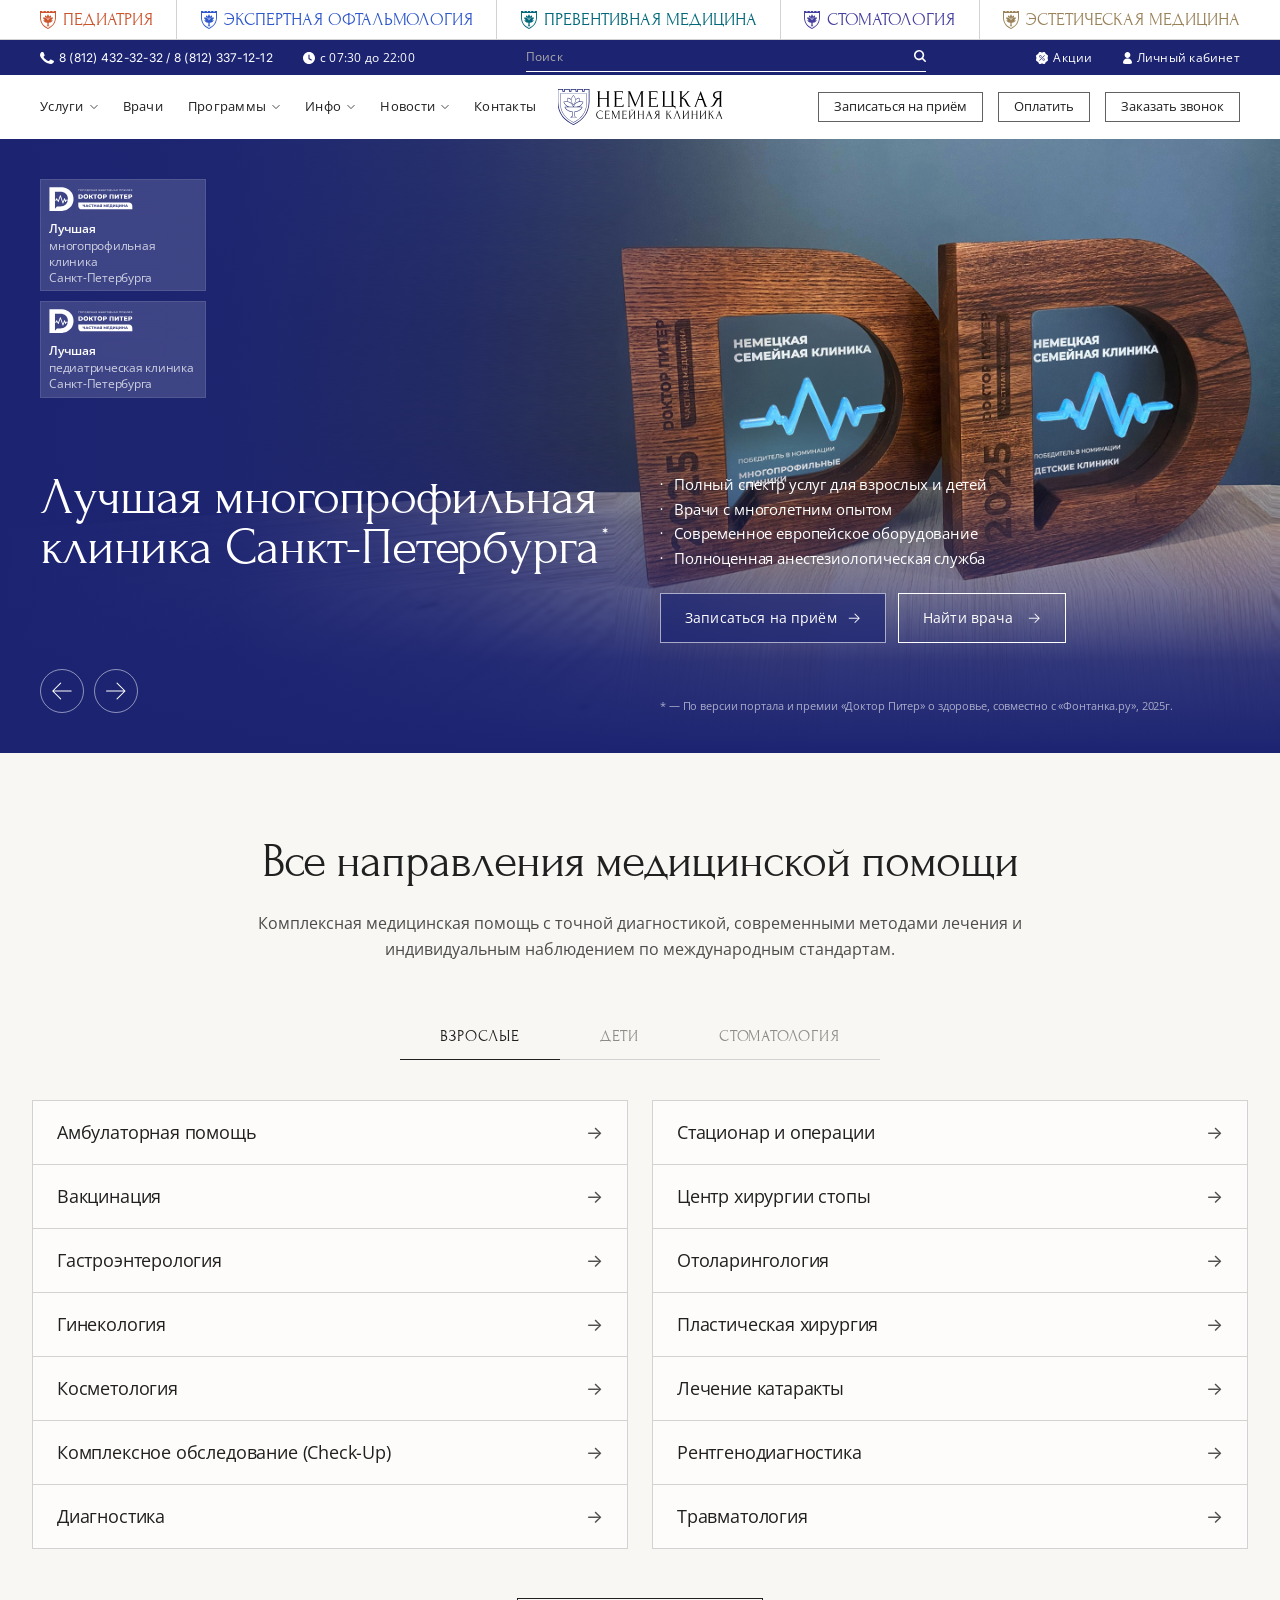
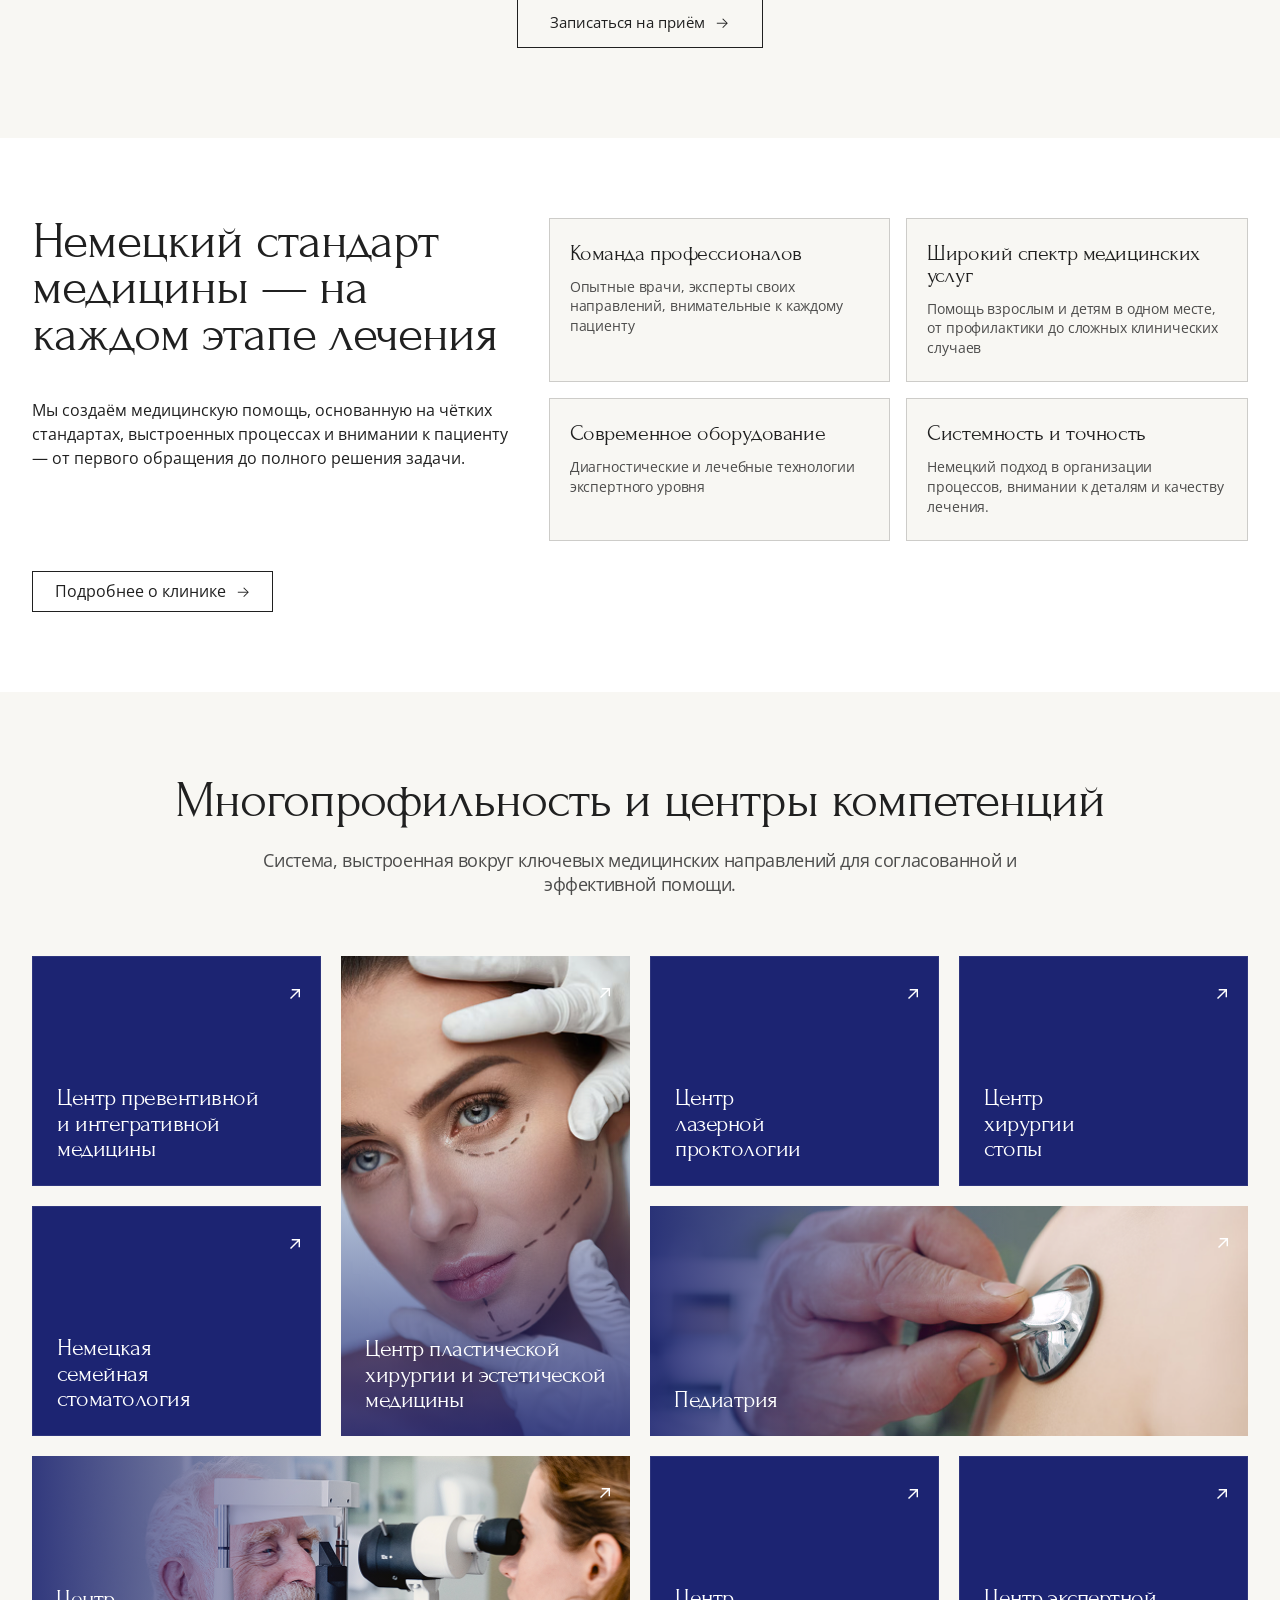
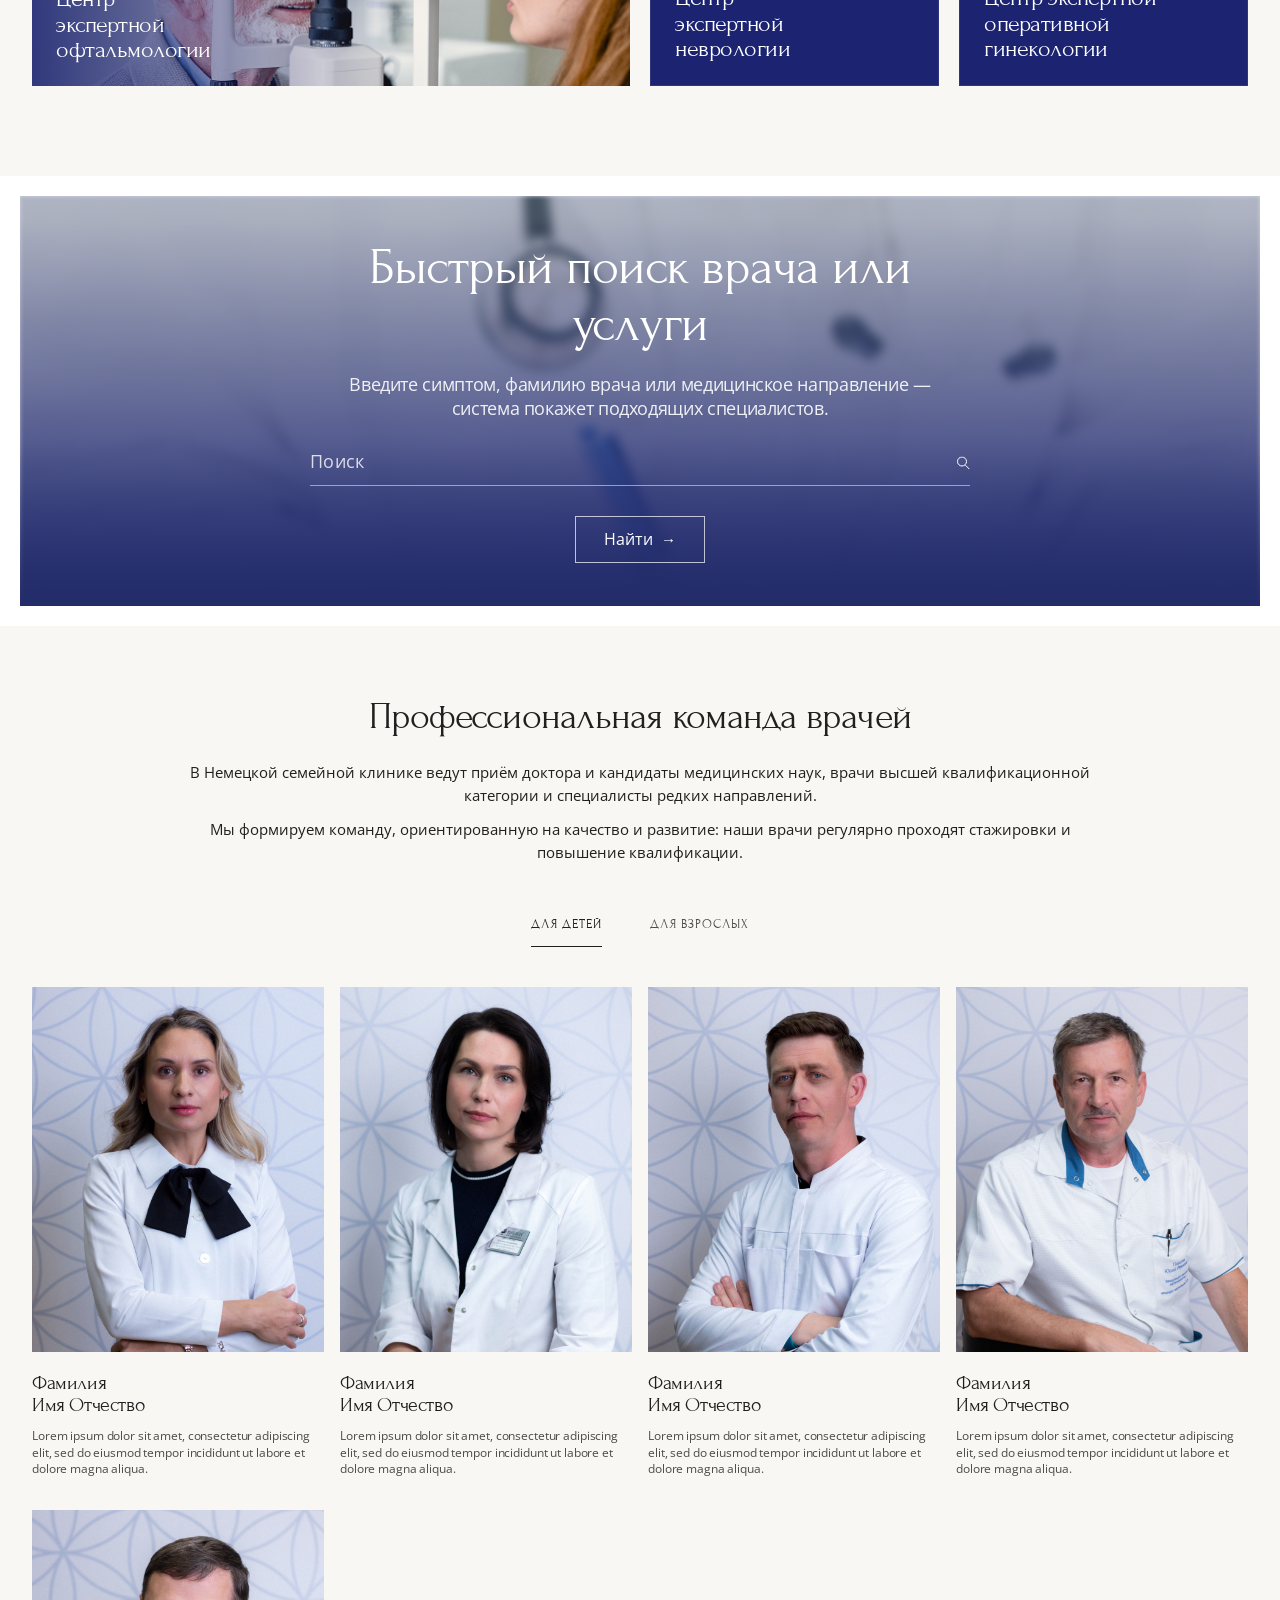
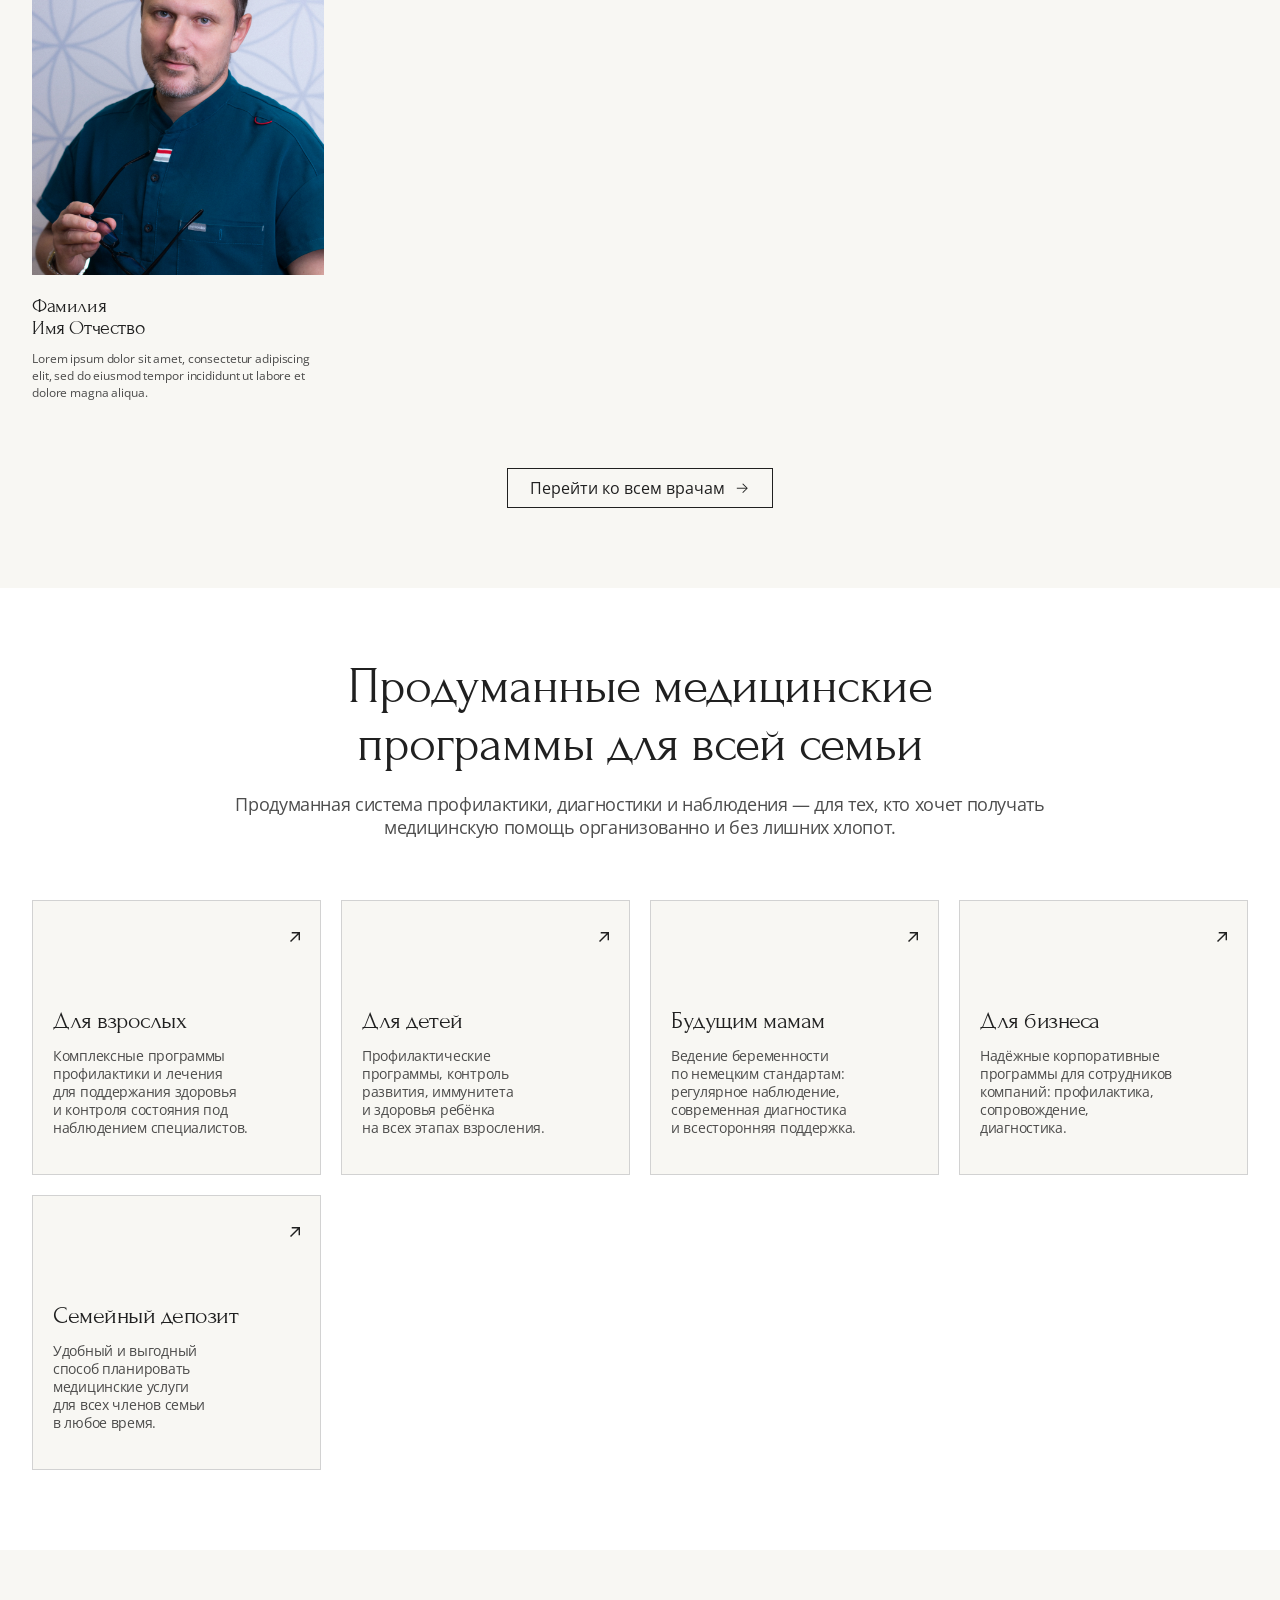
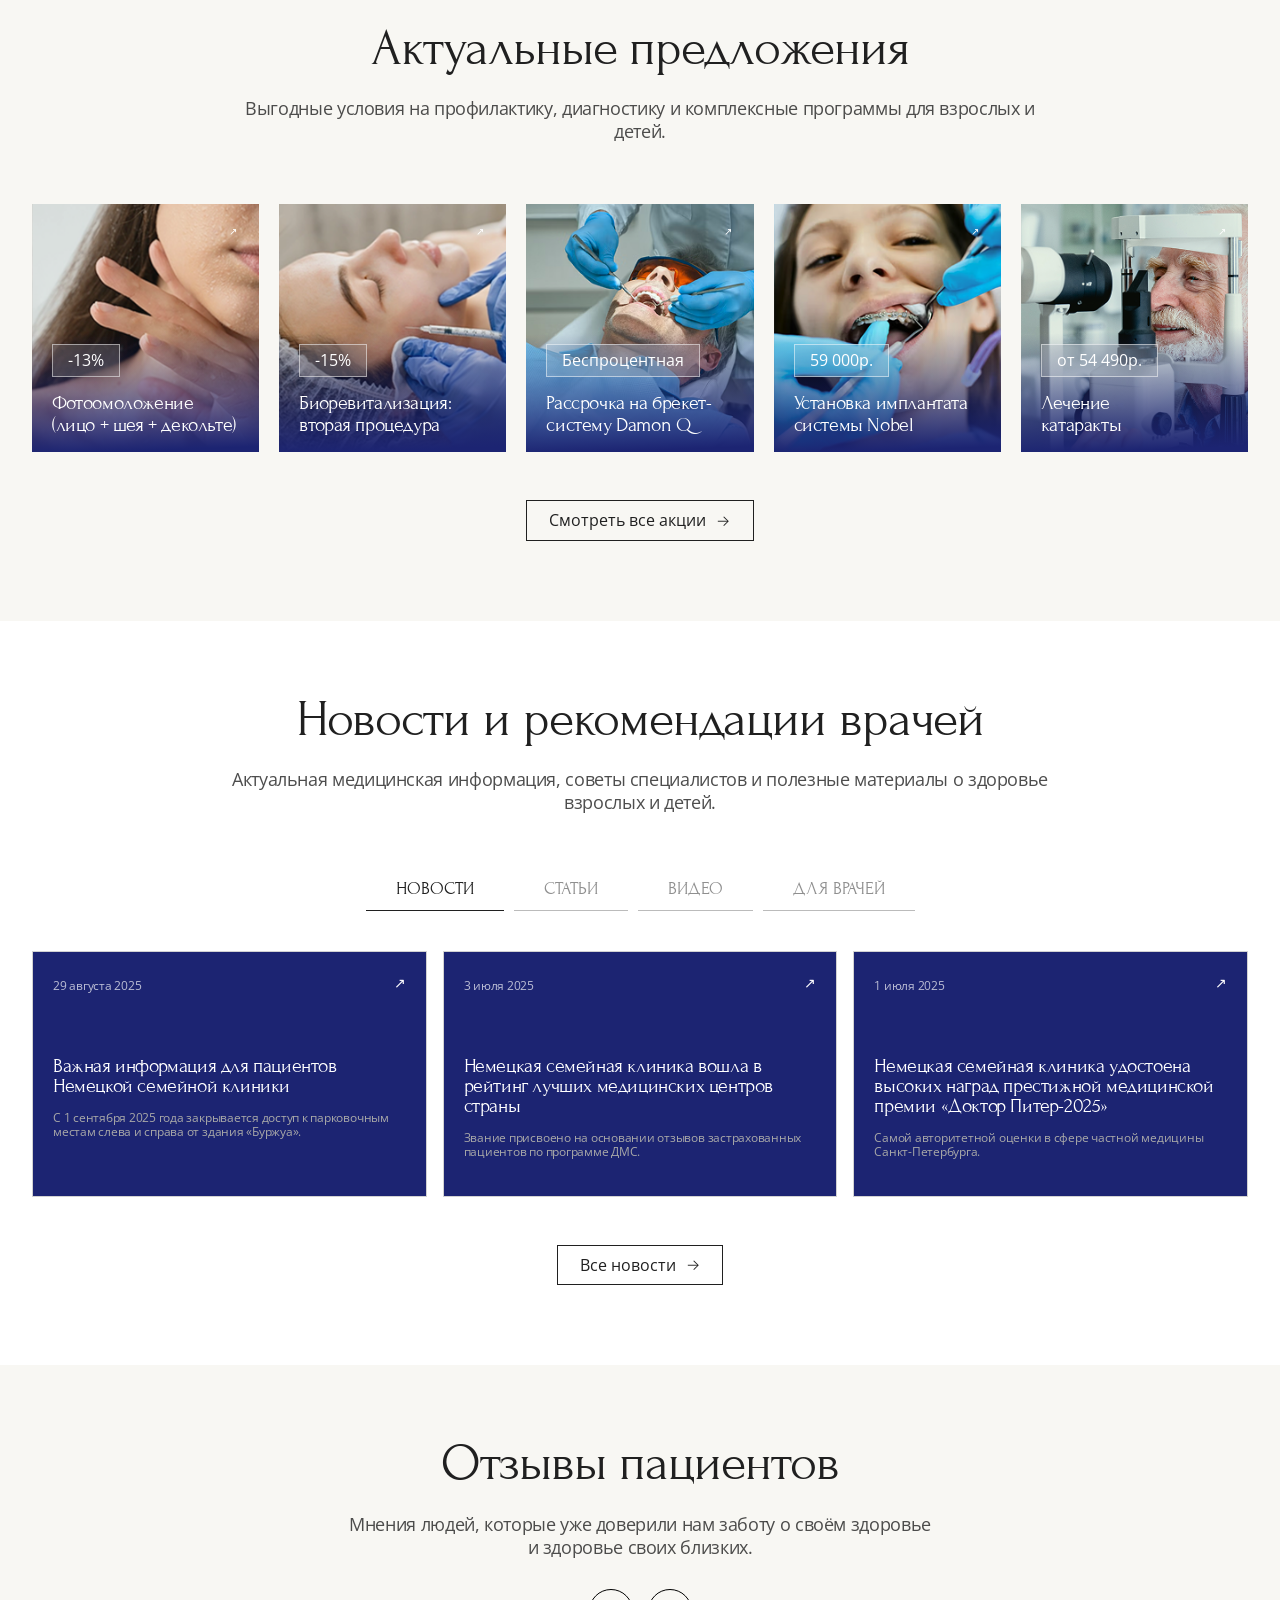
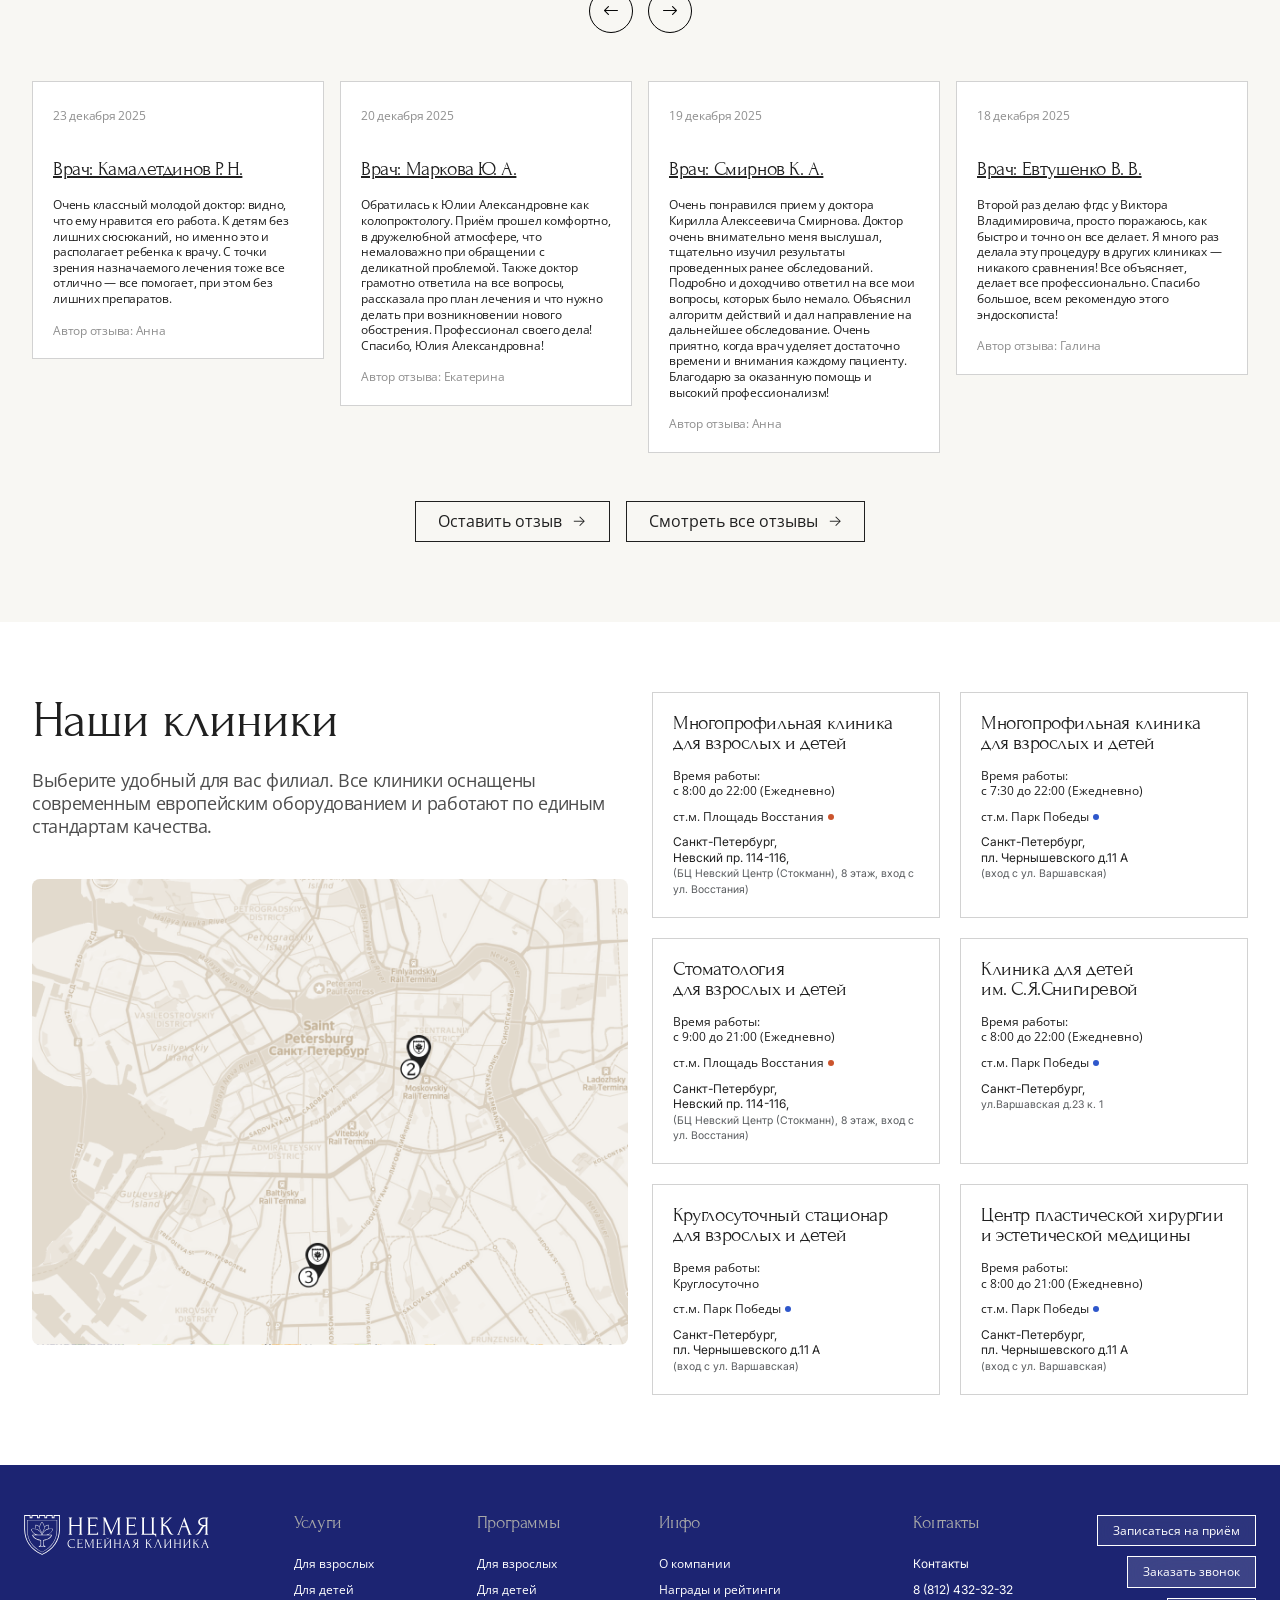
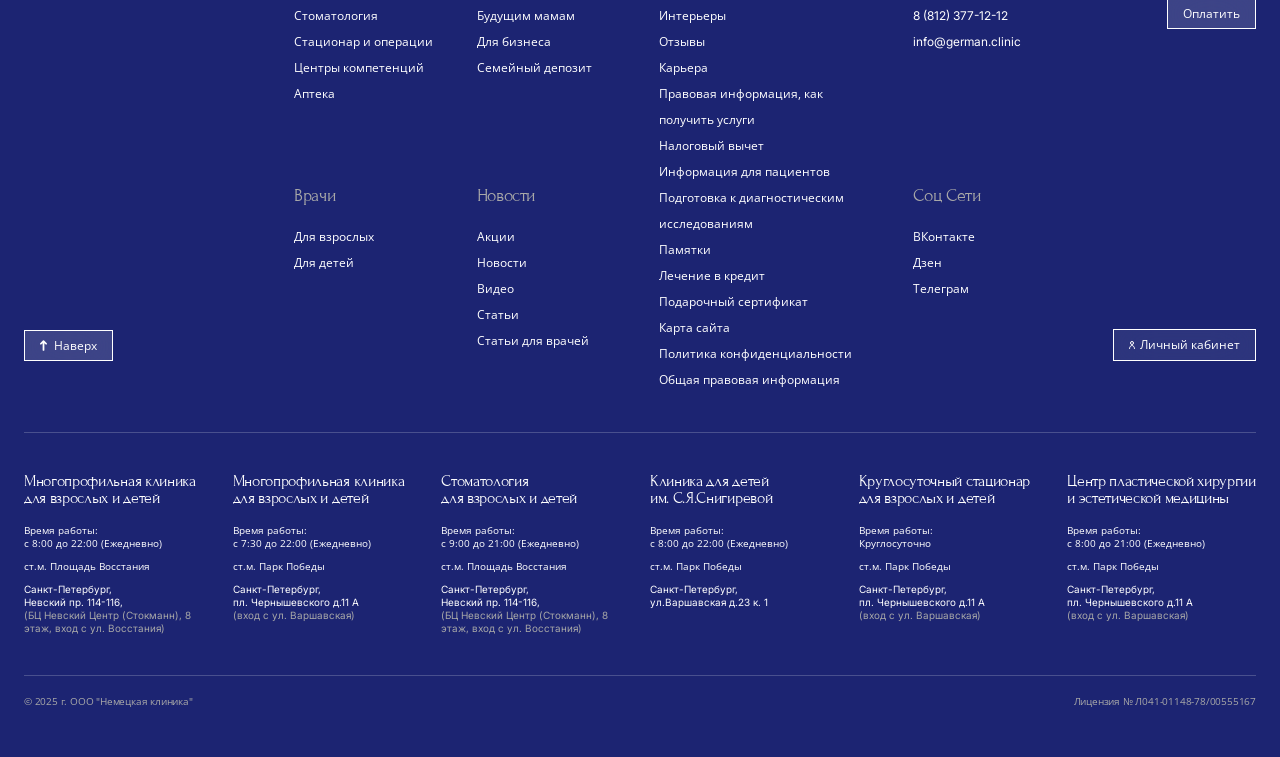
<file: data/www/nc.zesu.ru/index.html>
<!DOCTYPE html>
<html lang="ru">

<head>
    <meta charset="UTF-8">
    <meta name="viewport" content="width=device-width, initial-scale=1.0">
    <title>Немецкая семейная клиника — Санкт-Петербург</title>

    <!-- Local Fonts -->
    <link rel="stylesheet" href="css/fonts.css">

    <!-- Bootstrap 5 CSS -->
    <link href="https://cdn.jsdelivr.net/npm/bootstrap@5.3.2/dist/css/bootstrap.min.css" rel="stylesheet">

    <!-- Bootstrap Icons -->
    <link rel="stylesheet" href="https://cdn.jsdelivr.net/npm/bootstrap-icons@1.11.1/font/bootstrap-icons.css">

    <!-- Custom CSS -->
    <link rel="stylesheet" href="css/style.css">
</head>

<body>

    <!-- ============================================
         HEADER / MENU (3 уровня)
    ============================================= -->
    <header class="header" id="header">
        <!-- Mobile Header -->
        <div class="mobile-header">
            <a href="/" class="mobile-logo">
                <img src="assets/images/logo.svg" alt="Немецкая семейная клиника">
            </a>
            <div class="mobile-header-actions">
                <a href="tel:+78124323232" class="mobile-header-icon" aria-label="Позвонить">
                    <img src="assets/images/icons/icon-phone-mob.svg" alt="Телефон">
                </a>
                <a href="#" class="mobile-header-icon" aria-label="Поиск">
                    <img src="assets/images/icons/icon-search-mob.svg" alt="Поиск">
                </a>
                <a href="#" class="mobile-header-icon" aria-label="Личный кабинет">
                    <img src="assets/images/icons/icon-user-mob.svg" alt="Личный кабинет">
                </a>
                <a href="#" class="mobile-header-icon" aria-label="Настройки">
                    <img src="assets/images/icons/icon-star-mob.svg" alt="Настройки">

                </a>
                <button class="menu-toggle" type="button" aria-label="Открыть меню">
                    <span></span>
                    <span></span>
                    <span></span>
                </button>
            </div>
        </div>

        <!-- Mobile Menu -->
        <div class="mobile-menu" role="dialog" aria-modal="true" aria-label="Мобильное меню">
            <div class="mobile-menu-panel">
                <!-- Шапка меню -->
                <div class="mobile-menu-header">
                    <a href="/" class="mobile-menu-logo">
                        <img src="assets/images/logo.svg" alt="Немецкая семейная клиника">
                    </a>
                    <div class="mobile-menu-header-actions">
                        <a href="tel:+78124323232" class="mobile-menu-icon" aria-label="Позвонить">
                            <img src="assets/images/icons/icon-phone-mob.svg" alt="Телефон">
                        </a>
                        <a href="#" class="mobile-menu-icon" aria-label="Поиск">
                            <img src="assets/images/icons/icon-search-mob.svg" alt="Поиск">
                        </a>
                        <a href="#" class="mobile-menu-icon" aria-label="Личный кабинет">
                            <img src="assets/images/icons/icon-user-mob.svg" alt="Личный кабинет">
                        </a>
                        <a href="#" class="mobile-menu-icon" aria-label="Настройки">
                            <img src="assets/images/icons/icon-star-mob.svg" alt="Настройки">

                        </a>
                        <button class="mobile-menu-close" type="button" aria-label="Закрыть меню">
                            <svg width="20" height="20" viewBox="0 0 20 20" fill="none"
                                xmlns="http://www.w3.org/2000/svg">
                                <path d="M15 5L5 15M5 5L15 15" stroke="currentColor" stroke-width="1"
                                    stroke-linecap="round" />
                            </svg>
                        </button>
                    </div>
                </div>

                <!-- Навигация -->
                <nav class="mobile-menu-nav" role="navigation">
                    <!-- Услуги (аккордеон) -->
                    <div class="mobile-nav-item">
                        <button class="mobile-nav-toggle" type="button" aria-expanded="false">
                            <span>Услуги</span>
                            <svg class="mobile-nav-arrow" width="10" height="6" viewBox="0 0 10 6" fill="none"
                                xmlns="http://www.w3.org/2000/svg">
                                <path d="M1 1L5 5L9 1" stroke="currentColor" stroke-width="1.5" stroke-linecap="round"
                                    stroke-linejoin="round" />
                            </svg>
                        </button>
                        <div class="mobile-nav-submenu">
                            <a href="#">Для взрослых</a>
                            <a href="#">Для детей</a>
                            <a href="#">Стоматология</a>
                            <a href="#">Стационар и операции</a>
                            <a href="#">Центры компетенций</a>
                            <a href="#">Аптека</a>
                        </div>
                    </div>

                    <!-- Врачи (простая ссылка) -->
                    <a href="#" class="mobile-nav-link">Врачи</a>

                    <!-- Программы (аккордеон) -->
                    <div class="mobile-nav-item">
                        <button class="mobile-nav-toggle" type="button" aria-expanded="false">
                            <span>Программы</span>
                            <svg class="mobile-nav-arrow" width="10" height="6" viewBox="0 0 10 6" fill="none"
                                xmlns="http://www.w3.org/2000/svg">
                                <path d="M1 1L5 5L9 1" stroke="currentColor" stroke-width="1.5" stroke-linecap="round"
                                    stroke-linejoin="round" />
                            </svg>
                        </button>
                        <div class="mobile-nav-submenu">
                            <a href="#">Для взрослых</a>
                            <a href="#">Для детей</a>
                            <a href="#">Будущим мамам</a>
                            <a href="#">Для бизнеса</a>
                            <a href="#">Семейный депозит</a>
                        </div>
                    </div>

                    <!-- Инфо (аккордеон) -->
                    <div class="mobile-nav-item">
                        <button class="mobile-nav-toggle" type="button" aria-expanded="false">
                            <span>Инфо</span>
                            <svg class="mobile-nav-arrow" width="10" height="6" viewBox="0 0 10 6" fill="none"
                                xmlns="http://www.w3.org/2000/svg">
                                <path d="M1 1L5 5L9 1" stroke="currentColor" stroke-width="1.5" stroke-linecap="round"
                                    stroke-linejoin="round" />
                            </svg>
                        </button>
                        <div class="mobile-nav-submenu">
                            <a href="about.html">О компании</a>
                            <a href="#">Награды и рейтинги</a>
                            <a href="#">Интерьеры</a>
                            <a href="#">Отзывы</a>
                            <a href="#">Видео</a>
                            <a href="#">Карьера</a>
                            <a href="#">Правовая информация</a>
                            <a href="#">Налоговый вычет</a>
                            <a href="#">Информация для пациентов</a>
                            <a href="#">Подготовка к исследованиям</a>
                            <a href="#">Памятки</a>
                            <a href="#">Лечение в кредит</a>
                            <a href="#">Подарочный сертификат</a>
                        </div>
                    </div>

                    <!-- Новости (аккордеон) -->
                    <div class="mobile-nav-item">
                        <button class="mobile-nav-toggle" type="button" aria-expanded="false">
                            <span>Новости</span>
                            <svg class="mobile-nav-arrow" width="10" height="6" viewBox="0 0 10 6" fill="none"
                                xmlns="http://www.w3.org/2000/svg">
                                <path d="M1 1L5 5L9 1" stroke="currentColor" stroke-width="1.5" stroke-linecap="round"
                                    stroke-linejoin="round" />
                            </svg>
                        </button>
                        <div class="mobile-nav-submenu">
                            <a href="#">Новости</a>
                            <a href="#">Статьи</a>
                            <a href="#">Видео</a>
                            <a href="#">Для врачей</a>
                        </div>
                    </div>

                    <!-- Контакты (простая ссылка) -->
                    <a href="#" class="mobile-nav-link">Контакты</a>
                </nav>

                <!-- Направления -->
                <div class="mobile-menu-departments">
                    <a href="#" class="mobile-dept-link mobile-dept-pediatrics">
                        <img src="assets/images/icons/dept-pediatrics.svg" alt="" width="16" height="18">
                        <span>Педиатрия</span>
                    </a>
                    <a href="#" class="mobile-dept-link mobile-dept-ophthalmology">
                        <img src="assets/images/icons/dept-ophthalmology.svg" alt="" width="16" height="18">
                        <span>Экспертная офтальмология</span>
                    </a>
                    <a href="#" class="mobile-dept-link mobile-dept-preventive">
                        <img src="assets/images/icons/dept-preventive.svg" alt="" width="16" height="18">
                        <span>Превентивная медицина</span>
                    </a>
                    <a href="#" class="mobile-dept-link mobile-dept-dentistry">
                        <img src="assets/images/icons/dept-dentistry.svg" alt="" width="16" height="18">
                        <span>Стоматология</span>
                    </a>
                    <a href="#" class="mobile-dept-link mobile-dept-aesthetic">
                        <img src="assets/images/icons/dept-aesthetic.svg" alt="" width="16" height="18">
                        <span>Эстетическая медицина</span>
                    </a>
                </div>

                <!-- Кнопки действий -->
                <div class="mobile-menu-actions">
                    <a href="#" class="mobile-menu-btn">Записаться на приём</a>
                    <a href="#" class="mobile-menu-btn">Оплатить</a>
                    <a href="#" class="mobile-menu-btn">Заказать звонок</a>
                </div>

                <!-- Контактная информация -->
                <div class="mobile-menu-contacts">
                    <a href="tel:+78124323232" class="mobile-menu-phone">
                        <svg width="14" height="14" viewBox="0 0 14 14" fill="none" xmlns="http://www.w3.org/2000/svg">
                            <path
                                d="M12.8333 9.87V11.62C12.8339 11.7825 12.8007 11.9433 12.7357 12.0923C12.6707 12.2413 12.5751 12.3753 12.4553 12.4856C12.3355 12.596 12.1942 12.6802 12.0403 12.7326C11.8863 12.7851 11.7232 12.8045 11.5617 12.7894C9.76663 12.5939 8.04469 11.9783 6.52917 11.0015C5.11803 10.0996 3.92291 8.90449 3.02083 7.49335C2.04063 5.97092 1.42479 4.2404 1.23333 2.43835C1.21832 2.27733 1.23752 2.11484 1.28959 1.96136C1.34166 1.80789 1.42547 1.66693 1.53546 1.54728C1.64545 1.42763 1.77909 1.33201 1.92772 1.26661C2.07636 1.20122 2.2369 1.16743 2.39958 1.16765H4.14958C4.43063 1.16474 4.70299 1.26399 4.91538 1.44631C5.12776 1.62862 5.26558 1.88167 5.30333 2.16027C5.37417 2.71669 5.50802 3.26317 5.70222 3.78985C5.77972 3.99722 5.79461 4.22249 5.7451 4.43819C5.69559 4.65388 5.58366 4.85024 5.42316 5.0043L4.67444 5.75302C5.50342 7.20037 6.69963 8.39658 8.14698 9.22556L8.8957 8.47684C9.04976 8.31634 9.24612 8.20441 9.46181 8.1549C9.67751 8.10539 9.90278 8.12028 10.1101 8.19778C10.6368 8.39198 11.1833 8.52583 11.7397 8.59667C12.0222 8.63479 12.2784 8.77575 12.4611 8.99282C12.6439 9.20989 12.7405 9.48726 12.7333 9.77156L12.8333 9.87Z"
                                stroke="currentColor" stroke-width="1.2" stroke-linecap="round"
                                stroke-linejoin="round" />
                        </svg>
                        <span>8 (812) 432-32-32 / 8 (812) 337-12-12</span>
                    </a>
                    <div class="mobile-menu-time">
                        <svg width="14" height="14" viewBox="0 0 14 14" fill="none" xmlns="http://www.w3.org/2000/svg">
                            <circle cx="7" cy="7" r="6" stroke="currentColor" stroke-width="1.2" />
                            <path d="M7 3.5V7L9.5 9.5" stroke="currentColor" stroke-width="1.2"
                                stroke-linecap="round" />
                        </svg>
                        <span>с 07:30 до 22:00</span>
                    </div>
                </div>
            </div>
        </div>

        <!-- Menu Level 1 - Направления -->
        <div class="menu-level-1">
            <div class="menu-level-1-inner">
                <a href="#" class="department-link department-pediatrics">
                    <span class="dept-icon">
                        <img src="assets/images/icons/dept-pediatrics.svg" alt="" width="16" height="18">
                    </span>
                    Педиатрия
                </a>
                <div class="dept-divider"></div>
                <a href="#" class="department-link department-ophthalmology">
                    <span class="dept-icon">
                        <img src="assets/images/icons/dept-ophthalmology.svg" alt="" width="16" height="18">
                    </span>
                    Экспертная офтальмология
                </a>
                <div class="dept-divider"></div>
                <a href="#" class="department-link department-preventive">
                    <span class="dept-icon">
                        <img src="assets/images/icons/dept-preventive.svg" alt="" width="16" height="18">
                    </span>
                    Превентивная медицина
                </a>
                <div class="dept-divider"></div>
                <a href="#" class="department-link department-dentistry">
                    <span class="dept-icon">
                        <img src="assets/images/icons/dept-dentistry.svg" alt="" width="16" height="18">
                    </span>
                    Стоматология
                </a>
                <div class="dept-divider"></div>
                <a href="#" class="department-link department-aesthetic">
                    <span class="dept-icon">
                        <img src="assets/images/icons/dept-aesthetic.svg" alt="" width="16" height="18">
                    </span>
                    Эстетическая медицина
                </a>
            </div>
        </div>

        <!-- Menu Level 2 - Контакты и поиск -->
        <div class="menu-level-2">
            <div class="menu-level-2-inner">
                <div class="menu-level-2-left">
                    <a href="tel:+78124323232" class="contact-link">
                        <img src="assets/images/icons/icon-phone.svg" alt="" width="14" height="12">
                        <span>8 (812) 432-32-32 / <span>8 (812) 337-12-12</span></span>
                    </a>
                    <div class="time-info">
                        <img src="assets/images/icons/icon-clock.svg" alt="" width="12" height="12">
                        <span>c 07:30 до 22:00</span>
                    </div>
                </div>
                <div class="menu-search-box">
                    <input type="text" class="menu-search-input" placeholder="Поиск">
                    <img src="assets/images/icons/icon-search.svg" alt="" class="menu-search-icon" width="12"
                        height="12">
                </div>
                <div class="menu-level-2-right">
                    <a href="#" class="header-link">
                        <img src="assets/images/icons/icon-star.svg" alt="" width="12" height="12">
                        <span>Акции</span>
                    </a>
                    <a href="#" class="header-link">
                        <img src="assets/images/icons/icon-user.svg" alt="" width="9" height="12">
                        <span>Личный кабинет</span>
                    </a>
                </div>
            </div>
        </div>

        <!-- Menu Level 3 - Навигация -->
        <div class="menu-level-3">
            <div class="menu-level-3-inner">
                <nav class="main-nav">
                    <div class="nav-item-wrapper">
                        <a href="#" class="nav-link nav-dropdown" data-dropdown="services">
                            Услуги
                            <svg class="nav-arrow" width="8" height="4" viewBox="0 0 9 5" fill="none"
                                xmlns="http://www.w3.org/2000/svg">
                                <path d="M0.5 0.5L4.49936 4.5L8.49881 0.5" stroke="currentColor" stroke-linecap="round"
                                    stroke-linejoin="round" />
                            </svg>
                        </a>
                        <div class="nav-dropdown-menu" id="dropdown-services">
                            <a href="#">Для взрослых</a>
                            <a href="#">Для детей</a>
                            <a href="#">Стоматология</a>
                            <a href="#">Стационар и операции</a>
                        </div>
                    </div>
                    <div class="nav-item-wrapper">
                        <a href="#" class="nav-link">Врачи</a>
                    </div>
                    <div class="nav-item-wrapper">
                        <a href="#" class="nav-link nav-dropdown" data-dropdown="programs">
                            Программы
                            <svg class="nav-arrow" width="8" height="4" viewBox="0 0 9 5" fill="none"
                                xmlns="http://www.w3.org/2000/svg">
                                <path d="M0.5 0.5L4.49936 4.5L8.49881 0.5" stroke="currentColor" stroke-linecap="round"
                                    stroke-linejoin="round" />
                            </svg>
                        </a>
                        <div class="nav-dropdown-menu" id="dropdown-programs">
                            <a href="#">Для взрослых</a>
                            <a href="#">Для детей</a>
                            <a href="#">Будущим мамам</a>
                            <a href="#">Для бизнеса</a>
                            <a href="#">Семейный депозит</a>
                        </div>
                    </div>
                    <div class="nav-item-wrapper">
                        <a href="#" class="nav-link nav-dropdown" data-dropdown="info">
                            Инфо
                            <svg class="nav-arrow" width="8" height="4" viewBox="0 0 9 5" fill="none"
                                xmlns="http://www.w3.org/2000/svg">
                                <path d="M0.5 0.5L4.49936 4.5L8.49881 0.5" stroke="currentColor" stroke-linecap="round"
                                    stroke-linejoin="round" />
                            </svg>
                        </a>
                        <div class="nav-dropdown-menu nav-dropdown-menu-wide" id="dropdown-info">
                            <a href="about.html">О компании</a>
                            <a href="#">Награды и рейтинги</a>
                            <a href="#">Интерьеры</a>
                            <a href="#">Отзывы</a>
                            <a href="#">Видео</a>
                            <a href="#">Карьера</a>
                            <a href="#">Правовая информация, как получить услуги</a>
                            <a href="#">Налоговый вычет</a>
                            <a href="#">Информация для пациентов</a>
                            <a href="#">Подготовка к диагностическим исследованиям</a>
                            <a href="#">Памятки</a>
                            <a href="#">Лечение в кредит</a>
                            <a href="#">Подарочный сертификат</a>
                        </div>
                    </div>
                    <div class="nav-item-wrapper">
                        <a href="#" class="nav-link nav-dropdown" data-dropdown="news">
                            Новости
                            <svg class="nav-arrow" width="8" height="4" viewBox="0 0 9 5" fill="none"
                                xmlns="http://www.w3.org/2000/svg">
                                <path d="M0.5 0.5L4.49936 4.5L8.49881 0.5" stroke="currentColor" stroke-linecap="round"
                                    stroke-linejoin="round" />
                            </svg>
                        </a>
                        <div class="nav-dropdown-menu" id="dropdown-news">
                            <a href="#">Новости</a>
                            <a href="#">Статьи</a>
                            <a href="#">Статьи для врачей</a>
                        </div>
                    </div>
                    <div class="nav-item-wrapper">
                        <a href="#" class="nav-link">Контакты</a>
                    </div>
                </nav>

                <div class="logo">
                    <a href="/">
                        <img src="assets/images/icons/logo-header.svg" alt="Немецкая семейная клиника" class="logo-img">
                    </a>
                </div>

                <div class="header-actions">
                    <a href="#" class="btn-header d-none">Записаться на приём</a>
                    <a href="#" class="btn-header">Оплатить</a>
                    <a href="#" class="btn-header d-none">Заказать звонок</a>
                </div>
            </div>
        </div>
    </header>

    <main>
        <!-- ============================================
             SECTION 1 - HERO SLIDER
        ============================================= -->
        <section class="hero-section" id="hero">
            <!-- Фоновое изображение -->
            <div class="hero-bg"></div>

            <!-- Слайдер -->
            <div class="hero-slider">
                <!-- Слайд 1 - Лучшая многопрофильная клиника -->
                <div class="hero-slide active" data-slide="1">

                    <!-- Awards - верхний левый угол (Desktop) -->
                    <div class="hero-awards hero-awards-desktop">
                        <div class="award-card">
                            <div class="award-badge">
                                <img src="assets/images/award-badge.svg" alt="Доктор Питер">
                            </div>
                            <div class="award-text">
                                <strong>Лучшая</strong>
                                <span>многопрофильная клиника<br>Санкт-Петербурга</span>
                            </div>
                        </div>
                        <div class="award-card">
                            <div class="award-badge">
                                <img src="assets/images/award-badge.svg" alt="Доктор Питер">
                            </div>
                            <div class="award-text">
                                <strong>Лучшая</strong>
                                <span>педиатрическая клиника<br>Санкт-Петербурга</span>
                            </div>
                        </div>
                    </div>

                    <!-- Hero Content -->
                    <div class="hero-content">
                        <!-- Левая колонка -->
                        <div class="hero-col-left">
                            <!-- Заголовок -->
                            <h1 class="hero-title">
                                Лучшая многопрофильная<br>клиника Санкт-Петербурга<span class="hero-asterisk">*</span>
                            </h1>
                            <!-- Стрелки навигации (Desktop) -->
                            <div class="hero-nav hero-nav-desktop">
                                <div class="hero-arrows">
                                    <button class="arrow-btn arrow-prev" id="heroPrev" aria-label="Предыдущий слайд">
                                        <svg width="19" height="16" viewBox="0 0 19 16" fill="none"
                                            xmlns="http://www.w3.org/2000/svg">
                                            <path
                                                d="M18.2071 8L0.707108 8M0.707108 8L8.20711 15.5M0.707108 8L8.20711 0.499999"
                                                stroke="white" stroke-linecap="round" />
                                        </svg>
                                    </button>
                                    <button class="arrow-btn arrow-next" id="heroNext" aria-label="Следующий слайд">
                                        <svg width="19" height="16" viewBox="0 0 19 16" fill="none"
                                            xmlns="http://www.w3.org/2000/svg">
                                            <path d="M0.5 8H18M18 8L10.5 0.5M18 8L10.5 15.5" stroke="white"
                                                stroke-linecap="round" />
                                        </svg>
                                    </button>
                                </div>
                            </div>
                        </div>

                        <!-- Правая колонка -->
                        <div class="hero-col-right">
                            <!-- Преимущества и кнопки -->
                            <div class="hero-info">
                                <ul class="hero-features">
                                    <li>Полный спектр услуг для взрослых и детей</li>
                                    <li>Врачи с многолетним опытом</li>
                                    <li>Современное европейское оборудование</li>
                                    <li>Полноценная анестезиологическая служба</li>
                                </ul>
                                <div class="hero-buttons">
                                    <a href="#" class="btn btn-primary-fill">
                                        Записаться на приём
                                        <span class="btn-arrow">→</span>
                                    </a>
                                    <div class="d-flex w-100 align-items-center justify-content-between">
                                        <a href="#" class="btn btn-outline-light">
                                            Найти врача
                                            <span class="btn-arrow">→</span>
                                        </a>
                                        <!-- Стрелки навигации (Mobile) -->
                                        <div class="hero-nav hero-nav-mobile">
                                            <div class="hero-arrows">
                                                <button class="arrow-btn arrow-prev" id="heroPrev"
                                                    aria-label="Предыдущий слайд">
                                                    <svg width="19" height="16" viewBox="0 0 19 16" fill="none"
                                                        xmlns="http://www.w3.org/2000/svg">
                                                        <path
                                                            d="M18.2071 8L0.707108 8M0.707108 8L8.20711 15.5M0.707108 8L8.20711 0.499999"
                                                            stroke="white" stroke-linecap="round" />
                                                    </svg>
                                                </button>
                                                <button class="arrow-btn arrow-next" id="heroNext"
                                                    aria-label="Следующий слайд">
                                                    <svg width="19" height="16" viewBox="0 0 19 16" fill="none"
                                                        xmlns="http://www.w3.org/2000/svg">
                                                        <path d="M0.5 8H18M18 8L10.5 0.5M18 8L10.5 15.5" stroke="white"
                                                            stroke-linecap="round" />
                                                    </svg>
                                                </button>
                                            </div>
                                        </div>
                                    </div>
                                </div>

                            </div>
                            <!-- Сноска -->
                            <p class="hero-note">
                                * — По версии портала и премии «Доктор Питер» о здоровье, совместно с «Фонтанка.ру»,
                                2025г.
                            </p>
                        </div>
                    </div>

                    <!-- Hero Image (Mobile) -->
                    <div class="hero-image-mobile">
                        <img src="assets/images/hero-bg-1-mob.png" alt="Награды клиники">
                    </div>

                    <!-- Awards - мобильная версия (внизу) -->
                    <div class="hero-awards hero-awards-mobile">
                        <div class="award-card">
                            <div class="award-badge">
                                <img src="assets/images/award-badge.svg" alt="Доктор Питер">
                            </div>
                            <div class="award-text">
                                <strong>Лучшая</strong>
                                <span>многопрофильная клиника Санкт-Петербурга</span>
                            </div>
                        </div>
                        <div class="award-card">
                            <div class="award-badge">
                                <img src="assets/images/award-badge.svg" alt="Доктор Питер">
                            </div>
                            <div class="award-text">
                                <strong>Лучшая</strong>
                                <span>педиатрическая клиника Санкт-Петербурга</span>
                            </div>
                        </div>
                    </div>
                </div>

                <!-- Слайд 2 - Безупречное немецкое качество -->
                <div class="hero-slide hero-slide-2 " data-slide="2">
                    <!-- Фон слайда 2 -->
                    <div class="hero-bg-slide hero-bg-slide-2"></div>

                    <!-- Awards - верхний левый угол (Desktop) - сетка 2x3 -->
                    <div class="hero-awards-grid hero-awards-desktop">
                        <!-- Ряд 1 -->
                        <div class="award-card-v2">
                            <div class="award-badge">
                                <img src="assets/images/award-doktor-piter.svg" alt="Доктор Питер">
                            </div>
                            <div class="award-text">
                                <strong>Лучшая</strong>
                                <span>многопрофильная клиника<br>Санкт-Петербурга</span>
                            </div>
                        </div>
                        <div class="award-card-v2">
                            <div class="award-badge">
                                <img src="assets/images/award-sogaz.svg" alt="СОГАЗ">
                            </div>
                            <div class="award-text">
                                <strong>Клиника года – 2024</strong>
                                <span>от страховой<br>компании СОГАЗ</span>
                            </div>
                        </div>
                        <!-- Ряд 2 -->
                        <div class="award-card-v2">
                            <div class="award-badge">
                                <img src="assets/images/icons/award-top10-ophthalmology.svg" alt="Топ-10">
                            </div>
                            <div class="award-text">
                                <strong>Топ-10</strong>
                                <span>офтальмологических клиник<br>Санкт-Петербурга</span>
                            </div>
                        </div>
                        <div class="award-card-v2">
                            <div class="award-badge">
                                <img src="assets/images/icons/award-top10-plastic.svg" alt="Топ-10">
                            </div>
                            <div class="award-text">
                                <strong>Топ-10 клиник</strong>
                                <span>пластической хирургии<br>Санкт-Петербурга</span>
                            </div>
                        </div>
                        <!-- Ряд 3 -->
                        <div class="award-card-v2">
                            <div class="award-badge">
                                <img src="assets/images/icons/award-kids-2024.svg" alt="Лучшая детская клиника 2024">
                            </div>
                            <div class="award-text">
                                <strong>Лучшая</strong>
                                <span>детская клиника<br>2024</span>
                            </div>
                        </div>
                        <div class="award-card-v2">
                            <div class="award-badge">
                                <img src="assets/images/icons/award-kids-2025.svg" alt="Лучшая детская клиника 2025">
                            </div>
                            <div class="award-text">
                                <strong>Лучшая</strong>
                                <span>детская клиника<br>2025</span>
                            </div>
                        </div>
                    </div>

                    <!-- Hero Content -->
                    <div class="hero-content hero-content-v2">
                        <!-- Левая колонка -->
                        <div class="hero-col-left">
                            <!-- Заголовок -->
                            <h2 class="hero-title hero-title-v2">
                                Качество, <br> которому доверяют
                            </h2>
                            <!-- Стрелки навигации (Desktop) -->
                            <div class="hero-nav hero-nav-desktop">
                                <div class="hero-arrows">
                                    <button class="arrow-btn arrow-prev" id="heroPrev" aria-label="Предыдущий слайд">
                                        <svg width="19" height="16" viewBox="0 0 19 16" fill="none"
                                            xmlns="http://www.w3.org/2000/svg">
                                            <path
                                                d="M18.2071 8L0.707108 8M0.707108 8L8.20711 15.5M0.707108 8L8.20711 0.499999"
                                                stroke="white" stroke-linecap="round" />
                                        </svg>
                                    </button>
                                    <button class="arrow-btn arrow-next" id="heroNext" aria-label="Следующий слайд">
                                        <svg width="19" height="16" viewBox="0 0 19 16" fill="none"
                                            xmlns="http://www.w3.org/2000/svg">
                                            <path d="M0.5 8H18M18 8L10.5 0.5M18 8L10.5 15.5" stroke="white"
                                                stroke-linecap="round" />
                                        </svg>
                                    </button>
                                </div>
                            </div>
                        </div>

                        <!-- Правая колонка -->
                        <div class="hero-col-right">
                            <!-- Описание и кнопки -->
                            <div class="hero-info hero-info-v2">
                                <div class="hero-description">
                                    <p>Немецкая семейная клиника — клиника, основанная специалистами из Германии,
                                        Генрихом Шнайдером* и доктором Томасом Беком**.</p>
                                    <p>Мы привносим немецкий подход к точности, профессионализму и системности — в
                                        медицинскую помощь для взрослых и детей.</p>
                                </div>
                                <div class="hero-buttons">
                                    <a href="#" class="btn btn-primary-fill">
                                        Записаться на приём
                                        <span class="btn-arrow">→</span>
                                    </a>
                                    <div class="d-flex w-100 align-items-center justify-content-between">
                                        <a href="#" class="btn btn-outline-light">
                                            Найти врача
                                            <span class="btn-arrow">→</span>
                                        </a>
                                        <!-- Стрелки навигации (Mobile) -->
                                        <div class="hero-nav hero-nav-mobile">
                                            <div class="hero-arrows">
                                                <button class="arrow-btn arrow-prev" id="heroPrev"
                                                    aria-label="Предыдущий слайд">
                                                    <svg width="19" height="16" viewBox="0 0 19 16" fill="none"
                                                        xmlns="http://www.w3.org/2000/svg">
                                                        <path
                                                            d="M18.2071 8L0.707108 8M0.707108 8L8.20711 15.5M0.707108 8L8.20711 0.499999"
                                                            stroke="white" stroke-linecap="round" />
                                                    </svg>
                                                </button>
                                                <button class="arrow-btn arrow-next" id="heroNext"
                                                    aria-label="Следующий слайд">
                                                    <svg width="19" height="16" viewBox="0 0 19 16" fill="none"
                                                        xmlns="http://www.w3.org/2000/svg">
                                                        <path d="M0.5 8H18M18 8L10.5 0.5M18 8L10.5 15.5" stroke="white"
                                                            stroke-linecap="round" />
                                                    </svg>
                                                </button>
                                            </div>
                                        </div>
                                    </div>
                                </div>
                            </div>
                            <!-- Сноска -->
                            <p class="hero-note">
                                * — Heinrich Schneider, Deutschland, Frankfurt am Main, ** — Dr.med Thomas Beck,
                                Deutschland, Frankfurt am Main
                            </p>
                        </div>
                    </div>

                    <!-- Hero Image (Mobile) -->
                    <div class="hero-image-mobile">
                        <img src="assets/images/hero-bg-2-mob.png" alt="Немецкая семейная клиника">
                    </div>

                    <!-- Awards - мобильная версия (внизу) - сетка 2x3 -->
                    <div class="hero-awards-grid-mobile hero-awards-mobile">
                        <!-- Ряд 1 -->
                        <div class="award-card-v2">
                            <div class="award-badge">
                                <img src="assets/images/award-doktor-piter.svg" alt="Доктор Питер">
                            </div>
                            <div class="award-text">
                                <strong>Лучшая</strong>
                                <span>многопрофильная клиника Санкт-Петербурга</span>
                            </div>
                        </div>
                        <div class="award-card-v2">
                            <div class="award-badge">
                                <img src="assets/images/award-sogaz.svg" alt="СОГАЗ">
                            </div>
                            <div class="award-text">
                                <strong>Клиника года – 2024</strong>
                                <span>от страховой компании СОГАЗ</span>
                            </div>
                        </div>
                        <!-- Ряд 2 -->
                        <div class="award-card-v2">
                            <div class="award-badge">
                                <img src="assets/images/icons/award-top10-ophthalmology.svg" alt="Топ-10">
                            </div>
                            <div class="award-text">
                                <strong>Топ-10</strong>
                                <span>офтальмологических клиник Санкт-Петербурга</span>
                            </div>
                        </div>
                        <div class="award-card-v2">
                            <div class="award-badge">
                                <img src="assets/images/icons/award-top10-plastic.svg" alt="Топ-10">
                            </div>
                            <div class="award-text">
                                <strong>Топ-10 клиник</strong>
                                <span>пластической хирургии Санкт-Петербурга</span>
                            </div>
                        </div>
                        <!-- Ряд 3 -->
                        <div class="award-card-v2">
                            <div class="award-badge">
                                <img src="assets/images/icons/award-kids-2024.svg" alt="Лучшая детская клиника 2024">
                            </div>
                            <div class="award-text">
                                <strong>Лучшая</strong>
                                <span>детская клиника 2024</span>
                            </div>
                        </div>
                        <div class="award-card-v2">
                            <div class="award-badge">
                                <img src="assets/images/icons/award-kids-2025.svg" alt="Лучшая детская клиника 2025">
                            </div>
                            <div class="award-text">
                                <strong>Лучшая</strong>
                                <span>детская клиника 2025</span>
                            </div>
                        </div>
                    </div>
                </div>

                <!-- Слайд 3 - Центр экспертной офтальмологии -->
                <div class="hero-slide hero-slide-3" data-slide="3">
                    <!-- Фон слайда 3 -->
                    <div class="hero-bg-slide hero-bg-slide-3"></div>

                    <!-- Awards - верхний левый угол (Desktop) -->
                    <div class="hero-awards hero-awards-desktop">
                        <div class="award-card">
                            <div class="award-badge">
                                <img src="assets/images/award-doktor-piter.svg" alt="Доктор Питер">
                            </div>
                            <div class="award-text">
                                <strong>Лучшая</strong>
                                <span>многопрофильная клиника<br>Санкт-Петербурга</span>
                            </div>
                        </div>
                        <div class="award-card">
                            <div class="award-badge">
                                <img src="assets/images/icons/award-top10-ophthalmology.svg" alt="Топ-10">
                            </div>
                            <div class="award-text">
                                <strong>Топ-10</strong>
                                <span>офтальмологических клиник<br>Санкт-Петербурга</span>
                            </div>
                        </div>
                    </div>

                    <!-- Hero Content -->
                    <div class="hero-content hero-content-v3">
                        <!-- Левая колонка -->
                        <div class="hero-col-left">
                            <!-- Заголовок -->
                            <h2 class="hero-title hero-title-v3">
                                Центр экспертной<br>офтальмологии
                            </h2>
                            <!-- Стрелки навигации (Desktop) -->
                            <div class="hero-nav hero-nav-desktop">
                                <div class="hero-arrows">
                                    <button class="arrow-btn arrow-prev" id="heroPrev" aria-label="Предыдущий слайд">
                                        <svg width="19" height="16" viewBox="0 0 19 16" fill="none"
                                            xmlns="http://www.w3.org/2000/svg">
                                            <path
                                                d="M18.2071 8L0.707108 8M0.707108 8L8.20711 15.5M0.707108 8L8.20711 0.499999"
                                                stroke="white" stroke-linecap="round" />
                                        </svg>
                                    </button>
                                    <button class="arrow-btn arrow-next" id="heroNext" aria-label="Следующий слайд">
                                        <svg width="19" height="16" viewBox="0 0 19 16" fill="none"
                                            xmlns="http://www.w3.org/2000/svg">
                                            <path d="M0.5 8H18M18 8L10.5 0.5M18 8L10.5 15.5" stroke="white"
                                                stroke-linecap="round" />
                                        </svg>
                                    </button>
                                </div>
                            </div>
                        </div>

                        <!-- Правая колонка -->
                        <div class="hero-col-right">
                            <!-- Описание и кнопки -->
                            <div class="hero-info hero-info-v3">
                                <div class="hero-description hero-description-v3">
                                    <p>Точная диагностика и лечение заболеваний зрения с применением современных
                                        технологий.</p>
                                    <p>Индивидуальный подход и высокий уровень медицинской экспертизы на каждом этапе.
                                    </p>
                                </div>
                                <div class="hero-buttons">
                                    <a href="#" class="btn btn-primary-fill">
                                        Записаться на приём
                                        <span class="btn-arrow">→</span>
                                    </a>
                                    <div class="d-flex w-100 align-items-center justify-content-between">
                                        <a href="#" class="btn btn-outline-light">
                                            Найти врача
                                            <span class="btn-arrow">→</span>
                                        </a>
                                        <!-- Стрелки навигации (Mobile) -->
                                        <div class="hero-nav hero-nav-mobile">
                                            <div class="hero-arrows">
                                                <button class="arrow-btn arrow-prev" id="heroPrev"
                                                    aria-label="Предыдущий слайд">
                                                    <svg width="19" height="16" viewBox="0 0 19 16" fill="none"
                                                        xmlns="http://www.w3.org/2000/svg">
                                                        <path
                                                            d="M18.2071 8L0.707108 8M0.707108 8L8.20711 15.5M0.707108 8L8.20711 0.499999"
                                                            stroke="white" stroke-linecap="round" />
                                                    </svg>
                                                </button>
                                                <button class="arrow-btn arrow-next" id="heroNext"
                                                    aria-label="Следующий слайд">
                                                    <svg width="19" height="16" viewBox="0 0 19 16" fill="none"
                                                        xmlns="http://www.w3.org/2000/svg">
                                                        <path d="M0.5 8H18M18 8L10.5 0.5M18 8L10.5 15.5" stroke="white"
                                                            stroke-linecap="round" />
                                                    </svg>
                                                </button>
                                            </div>
                                        </div>
                                    </div>
                                </div>
                            </div>
                            <!-- Сноска -->
                            <p class="hero-note">
                                * — Юрий Иванович Пирогов — Заведующий Центром Экспертной Офтальмологии.
                                Врач-офтальмолог, кандидат медицинских наук.
                            </p>
                        </div>
                    </div>

                    <!-- Hero Image (Mobile) -->
                    <div class="hero-image-mobile">
                        <img src="assets/images/hero-bg-3-mob.png" alt="Центр экспертной офтальмологии">
                    </div>

                    <!-- Awards - мобильная версия (внизу) -->
                    <div class="hero-awards hero-awards-mobile">
                        <div class="award-card">
                            <div class="award-badge">
                                <img src="assets/images/award-doktor-piter.svg" alt="Доктор Питер">
                            </div>
                            <div class="award-text">
                                <strong>Лучшая</strong>
                                <span>многопрофильная клиника Санкт-Петербурга</span>
                            </div>
                        </div>
                        <div class="award-card">
                            <div class="award-badge">
                                <img src="assets/images/award-sogaz.svg" alt="СОГАЗ">
                            </div>
                            <div class="award-text">
                                <strong>Клиника года – 2024</strong>
                                <span>от страховой компании СОГАЗ</span>
                            </div>
                        </div>
                    </div>
                </div>

                <!-- Слайд 4 - Детская клиника №1 -->
                <div class="hero-slide hero-slide-4" data-slide="4">
                    <!-- Фон слайда 4 -->
                    <div class="hero-bg-slide hero-bg-slide-4"></div>

                    <!-- Awards - верхний левый угол (Desktop) -->
                    <div class="hero-awards-grid-4 hero-awards-desktop">
                        <div class="award-card">
                            <div class="award-badge">
                                <img src="assets/images/icons/award-kids-2024.svg" alt="Лучшая детская клиника 2024">
                            </div>
                            <div class="award-text">
                                <strong>Лучшая</strong>
                                <span>детская клиника<br>2024</span>
                            </div>
                        </div>
                        <div class="award-card">
                            <div class="award-badge">
                                <img src="assets/images/icons/award-kids-2025.svg" alt="Лучшая детская клиника 2025">
                            </div>
                            <div class="award-text">
                                <strong>Лучшая</strong>
                                <span>детская клиника<br>2025</span>
                            </div>
                        </div>
                        <div class="award-card">
                            <div class="award-badge">
                                <img src="assets/images/award-doktor-piter.svg" alt="Доктор Питер">
                            </div>
                            <div class="award-text">
                                <strong>Лучшая</strong>
                                <span>педиатрическая клиника<br>Санкт-Петербурга</span>
                            </div>
                        </div>
                    </div>

                    <!-- Hero Content -->
                    <div class="hero-content hero-content-v4">
                        <!-- Левая колонка -->
                        <div class="hero-col-left">
                            <!-- Заголовок -->
                            <h2 class="hero-title hero-title-v4">
                                Детская клиника №1<br>в Санкт-Петербурге
                            </h2>
                            <!-- Стрелки навигации (Desktop) -->
                            <div class="hero-nav hero-nav-desktop">
                                <div class="hero-arrows">
                                    <button class="arrow-btn arrow-prev" id="heroPrev" aria-label="Предыдущий слайд">
                                        <svg width="19" height="16" viewBox="0 0 19 16" fill="none"
                                            xmlns="http://www.w3.org/2000/svg">
                                            <path
                                                d="M18.2071 8L0.707108 8M0.707108 8L8.20711 15.5M0.707108 8L8.20711 0.499999"
                                                stroke="white" stroke-linecap="round" />
                                        </svg>
                                    </button>
                                    <button class="arrow-btn arrow-next" id="heroNext" aria-label="Следующий слайд">
                                        <svg width="19" height="16" viewBox="0 0 19 16" fill="none"
                                            xmlns="http://www.w3.org/2000/svg">
                                            <path d="M0.5 8H18M18 8L10.5 0.5M18 8L10.5 15.5" stroke="white"
                                                stroke-linecap="round" />
                                        </svg>
                                    </button>
                                </div>
                            </div>
                        </div>

                        <!-- Правая колонка -->
                        <div class="hero-col-right">
                            <!-- Описание и кнопки -->
                            <div class="hero-info hero-info-v4">
                                <div class="hero-description hero-description-v4">
                                    <p>Медицинская помощь детям всех возрастов — от первых дней жизни до подросткового
                                        периода.</p>
                                    <p>Безопасный, внимательный и профессиональный подход к детскому здоровью.</p>
                                </div>
                                <div class="hero-buttons">
                                    <a href="#" class="btn btn-primary-fill">
                                        Записаться на приём
                                        <span class="btn-arrow">→</span>
                                    </a>
                                    <div class="d-flex w-100 align-items-center justify-content-between">
                                        <a href="#" class="btn btn-outline-light">
                                            Найти врача
                                            <span class="btn-arrow">→</span>
                                        </a>
                                        <!-- Стрелки навигации (Mobile) -->
                                        <div class="hero-nav hero-nav-mobile">
                                            <div class="hero-arrows">
                                                <button class="arrow-btn arrow-prev" id="heroPrev"
                                                    aria-label="Предыдущий слайд">
                                                    <svg width="19" height="16" viewBox="0 0 19 16" fill="none"
                                                        xmlns="http://www.w3.org/2000/svg">
                                                        <path
                                                            d="M18.2071 8L0.707108 8M0.707108 8L8.20711 15.5M0.707108 8L8.20711 0.499999"
                                                            stroke="white" stroke-linecap="round" />
                                                    </svg>
                                                </button>
                                                <button class="arrow-btn arrow-next" id="heroNext"
                                                    aria-label="Следующий слайд">
                                                    <svg width="19" height="16" viewBox="0 0 19 16" fill="none"
                                                        xmlns="http://www.w3.org/2000/svg">
                                                        <path d="M0.5 8H18M18 8L10.5 0.5M18 8L10.5 15.5" stroke="white"
                                                            stroke-linecap="round" />
                                                    </svg>
                                                </button>
                                            </div>
                                        </div>
                                    </div>
                                </div>
                            </div>
                        </div>
                    </div>

                    <!-- Hero Image (Mobile) -->
                    <div class="hero-image-mobile">
                        <img src="assets/images/hero-bg-4-mob.png" alt="Детская клиника №1">
                    </div>

                    <!-- Awards - мобильная версия (внизу) -->
                    <div class="hero-awards-grid-mobile-4 hero-awards-mobile">
                        <div class="award-card">
                            <div class="award-badge">
                                <img src="assets/images/icons/award-kids-2024.svg" alt="Лучшая детская клиника 2024">
                            </div>
                            <div class="award-text">
                                <strong>Лучшая детская</strong>
                                <span>клиника 2024</span>
                            </div>
                        </div>
                        <div class="award-card">
                            <div class="award-badge">
                                <img src="assets/images/icons/award-kids-2025.svg" alt="Лучшая детская клиника 2025">
                            </div>
                            <div class="award-text">
                                <strong>Лучшая детская</strong>
                                <span>клиника 2025</span>
                            </div>
                        </div>
                        <div class="award-card award-card-wide">
                            <div class="award-badge">
                                <img src="assets/images/award-doktor-piter.svg" alt="Доктор Питер">
                            </div>
                            <div class="award-text">
                                <strong>Лучшая</strong>
                                <span>педиатрическая клиника Санкт-Петербурга</span>
                            </div>
                        </div>
                    </div>
                </div>

                <!-- Слайд 5 - Центр пластической хирургии и косметологии -->
                <div class="hero-slide hero-slide-5" data-slide="5">
                    <!-- Фон слайда 5 -->
                    <div class="hero-bg-slide hero-bg-slide-5"></div>

                    <!-- Awards - верхний левый угол (Desktop) -->
                    <div class="hero-awards hero-awards-desktop">
                        <div class="award-card">
                            <div class="award-badge">
                                <img src="assets/images/award-doktor-piter.svg" alt="Доктор Питер">
                            </div>
                            <div class="award-text">
                                <strong>Лучшая</strong>
                                <span>многопрофильная клиника<br>Санкт-Петербурга</span>
                            </div>
                        </div>
                        <div class="award-card">
                            <div class="award-badge">
                                <img src="assets/images/icons/award-top10-plastic.svg" alt="Топ-10">
                            </div>
                            <div class="award-text">
                                <strong>Топ-10 клиник</strong>
                                <span>пластической хирургии<br>Санкт-Петербурга</span>
                            </div>
                        </div>
                    </div>

                    <!-- Hero Content -->
                    <div class="hero-content hero-content-v5">
                        <!-- Левая колонка -->
                        <div class="hero-col-left">
                            <!-- Заголовок -->
                            <h2 class="hero-title hero-title-v5">
                                Центр пластической<br>хирургии и косметологии
                            </h2>
                            <!-- Стрелки навигации (Desktop) -->
                            <div class="hero-nav hero-nav-desktop">
                                <div class="hero-arrows">
                                    <button class="arrow-btn arrow-prev" id="heroPrev" aria-label="Предыдущий слайд">
                                        <svg width="19" height="16" viewBox="0 0 19 16" fill="none"
                                            xmlns="http://www.w3.org/2000/svg">
                                            <path
                                                d="M18.2071 8L0.707108 8M0.707108 8L8.20711 15.5M0.707108 8L8.20711 0.499999"
                                                stroke="white" stroke-linecap="round" />
                                        </svg>
                                    </button>
                                    <button class="arrow-btn arrow-next" id="heroNext" aria-label="Следующий слайд">
                                        <svg width="19" height="16" viewBox="0 0 19 16" fill="none"
                                            xmlns="http://www.w3.org/2000/svg">
                                            <path d="M0.5 8H18M18 8L10.5 0.5M18 8L10.5 15.5" stroke="white"
                                                stroke-linecap="round" />
                                        </svg>
                                    </button>
                                </div>
                            </div>
                        </div>

                        <!-- Правая колонка -->
                        <div class="hero-col-right">
                            <!-- Описание и кнопки -->
                            <div class="hero-info hero-info-v5">
                                <div class="hero-description hero-description-v5">
                                    <p>Выверенные и естественные результаты, основанные на медицинской точности и опыте
                                        специалистов.</p>
                                    <p>Индивидуальные решения с учётом анатомии и ожиданий пациента.</p>
                                </div>
                                <div class="hero-buttons">
                                    <a href="#" class="btn btn-primary-fill">
                                        Записаться на приём
                                        <span class="btn-arrow">→</span>
                                    </a>
                                    <div class="d-flex w-100 align-items-center justify-content-between">
                                        <a href="#" class="btn btn-outline-light">
                                            Найти врача
                                            <span class="btn-arrow">→</span>
                                        </a>
                                        <!-- Стрелки навигации (Mobile) -->
                                        <div class="hero-nav hero-nav-mobile">
                                            <div class="hero-arrows">
                                                <button class="arrow-btn arrow-prev" id="heroPrev"
                                                    aria-label="Предыдущий слайд">
                                                    <svg width="19" height="16" viewBox="0 0 19 16" fill="none"
                                                        xmlns="http://www.w3.org/2000/svg">
                                                        <path
                                                            d="M18.2071 8L0.707108 8M0.707108 8L8.20711 15.5M0.707108 8L8.20711 0.499999"
                                                            stroke="white" stroke-linecap="round" />
                                                    </svg>
                                                </button>
                                                <button class="arrow-btn arrow-next" id="heroNext"
                                                    aria-label="Следующий слайд">
                                                    <svg width="19" height="16" viewBox="0 0 19 16" fill="none"
                                                        xmlns="http://www.w3.org/2000/svg">
                                                        <path d="M0.5 8H18M18 8L10.5 0.5M18 8L10.5 15.5" stroke="white"
                                                            stroke-linecap="round" />
                                                    </svg>
                                                </button>
                                            </div>
                                        </div>
                                    </div>
                                </div>
                            </div>
                        </div>
                    </div>

                    <!-- Hero Image (Mobile) -->
                    <div class="hero-image-mobile">
                        <img src="assets/images/hero-bg-5-mob.png" alt="Центр пластической хирургии и косметологии">
                    </div>

                    <!-- Awards - мобильная версия (внизу) -->
                    <div class="hero-awards hero-awards-mobile">
                        <div class="award-card">
                            <div class="award-badge">
                                <img src="assets/images/award-doktor-piter.svg" alt="Доктор Питер">
                            </div>
                            <div class="award-text">
                                <strong>Лучшая</strong>
                                <span>многопрофильная клиника Санкт-Петербурга</span>
                            </div>
                        </div>
                        <div class="award-card">
                            <div class="award-badge">
                                <img src="assets/images/icons/award-top10-plastic.svg" alt="Топ-10">
                            </div>
                            <div class="award-text">
                                <strong>Топ-10 клиник</strong>
                                <span>пластической хирургии Санкт-Петербурга</span>
                            </div>
                        </div>
                    </div>
                </div>
            </div>
        </section>

        <!-- ============================================
             SECTION 2 - ВСЕ НАПРАВЛЕНИЯ
        ============================================= -->
        <section class="directions-section section-light" id="directions">
            <div class="container-fluid px-4">
                <div class="directions-header">
                    <h2 class="directions-title">Все направления медицинской помощи</h2>
                    <p class="directions-subtitle">
                        Комплексная медицинская помощь с точной диагностикой, современными методами лечения
                        и индивидуальным наблюдением по международным стандартам.
                    </p>
                </div>

                <!-- Tabs -->
                <div class="directions-tabs">
                    <button class="directions-tab active" data-tab="adults">Взрослые</button>
                    <button class="directions-tab" data-tab="children">Дети</button>
                    <button class="directions-tab" data-tab="dentistry">Стоматология</button>
                </div>

                <!-- Tab Content -->
                <div class="directions-content">
                    <!-- Взрослые -->
                    <div class="directions-pane active" id="adults">
                        <div class="directions-grid">
                            <a href="#" class="direction-item">
                                <span class="direction-text">Амбулаторная помощь</span>
                                <span class="direction-arrow">→</span>
                            </a>
                            <a href="#" class="direction-item">
                                <span class="direction-text">Стационар и операции</span>
                                <span class="direction-arrow">→</span>
                            </a>
                            <a href="#" class="direction-item">
                                <span class="direction-text">Вакцинация</span>
                                <span class="direction-arrow">→</span>
                            </a>
                            <a href="#" class="direction-item">
                                <span class="direction-text">Центр хирургии стопы</span>
                                <span class="direction-arrow">→</span>
                            </a>
                            <a href="#" class="direction-item">
                                <span class="direction-text">Гастроэнтерология</span>
                                <span class="direction-arrow">→</span>
                            </a>
                            <a href="#" class="direction-item">
                                <span class="direction-text">Отоларингология</span>
                                <span class="direction-arrow">→</span>
                            </a>
                            <a href="#" class="direction-item">
                                <span class="direction-text">Гинекология</span>
                                <span class="direction-arrow">→</span>
                            </a>
                            <a href="#" class="direction-item">
                                <span class="direction-text">Пластическая хирургия</span>
                                <span class="direction-arrow">→</span>
                            </a>
                            <a href="#" class="direction-item">
                                <span class="direction-text">Косметология</span>
                                <span class="direction-arrow">→</span>
                            </a>
                            <a href="#" class="direction-item">
                                <span class="direction-text">Лечение катаракты</span>
                                <span class="direction-arrow">→</span>
                            </a>
                            <a href="#" class="direction-item">
                                <span class="direction-text">Комплексное обследование (Check-Up)</span>
                                <span class="direction-arrow">→</span>
                            </a>
                            <a href="#" class="direction-item">
                                <span class="direction-text">Рентгенодиагностика</span>
                                <span class="direction-arrow">→</span>
                            </a>
                            <a href="#" class="direction-item">
                                <span class="direction-text">Диагностика</span>
                                <span class="direction-arrow">→</span>
                            </a>
                            <a href="#" class="direction-item">
                                <span class="direction-text">Травматология</span>
                                <span class="direction-arrow">→</span>
                            </a>
                        </div>
                    </div>

                    <!-- Дети -->
                    <div class="directions-pane" id="children">
                        <div class="directions-grid">
                            <a href="#" class="direction-item">
                                <span class="direction-text">Педиатрия</span>
                                <span class="direction-arrow">→</span>
                            </a>
                            <a href="#" class="direction-item">
                                <span class="direction-text">Детская офтальмология</span>
                                <span class="direction-arrow">→</span>
                            </a>
                            <a href="#" class="direction-item">
                                <span class="direction-text">Вакцинация детей</span>
                                <span class="direction-arrow">→</span>
                            </a>
                            <a href="#" class="direction-item">
                                <span class="direction-text">Детская гастроэнтерология</span>
                                <span class="direction-arrow">→</span>
                            </a>
                            <a href="#" class="direction-item">
                                <span class="direction-text">Детская неврология</span>
                                <span class="direction-arrow">→</span>
                            </a>
                            <a href="#" class="direction-item">
                                <span class="direction-text">Детская аллергология</span>
                                <span class="direction-arrow">→</span>
                            </a>
                        </div>
                    </div>

                    <!-- Стоматология -->
                    <div class="directions-pane" id="dentistry">
                        <div class="directions-grid">
                            <a href="#" class="direction-item">
                                <span class="direction-text">Терапевтическая стоматология</span>
                                <span class="direction-arrow">→</span>
                            </a>
                            <a href="#" class="direction-item">
                                <span class="direction-text">Хирургическая стоматология</span>
                                <span class="direction-arrow">→</span>
                            </a>
                            <a href="#" class="direction-item">
                                <span class="direction-text">Ортодонтия</span>
                                <span class="direction-arrow">→</span>
                            </a>
                            <a href="#" class="direction-item">
                                <span class="direction-text">Детская стоматология</span>
                                <span class="direction-arrow">→</span>
                            </a>
                            <a href="#" class="direction-item">
                                <span class="direction-text">Имплантация</span>
                                <span class="direction-arrow">→</span>
                            </a>
                            <a href="#" class="direction-item">
                                <span class="direction-text">Протезирование</span>
                                <span class="direction-arrow">→</span>
                            </a>
                        </div>
                    </div>
                </div>

                <div class="directions-action">
                    <a href="#" class="btn btn-outline-dark">
                        Записаться на приём
                        <span class="btn-arrow">→</span>
                    </a>
                </div>
            </div>
        </section>

        <!-- ============================================
             SECTION 3 - НЕМЕЦКИЙ СТАНДАРТ
        ============================================= -->
        <section class="standards-section" id="standards">
            <div class="container-fluid px-4">
                <div class="row standards-layout">
                    <div class="col-lg-5 standards-intro">
                        <div class="standards-content">
                            <h2 class="section-title-left">
                                Немецкий стандарт<br>медицины — на каждом этапе лечения
                            </h2>
                            <p class="section-text">
                                Мы создаём медицинскую помощь, основанную на чётких стандартах, выстроенных процессах и
                                внимании к пациенту — от первого обращения до полного решения задачи.
                            </p>
                        </div>
                    </div>
                    <div class="col-lg-7 standards-cards">
                        <div class="row g-3">
                            <div class="col-6">
                                <div class="standard-card">
                                    <h4 class="card-title-sm">Команда профессионалов</h4>
                                    <p class="card-text-sm">Опытные врачи, эксперты своих направлений, внимательные к
                                        каждому пациенту</p>
                                </div>
                            </div>
                            <div class="col-6">
                                <div class="standard-card">
                                    <h4 class="card-title-sm">Широкий спектр медицинских услуг</h4>
                                    <p class="card-text-sm">Помощь взрослым и детям в одном месте, от профилактики до
                                        сложных клинических случаев</p>
                                </div>
                            </div>
                            <div class="col-6">
                                <div class="standard-card">
                                    <h4 class="card-title-sm">Современное оборудование</h4>
                                    <p class="card-text-sm">Диагностические и лечебные технологии экспертного уровня</p>
                                </div>
                            </div>
                            <div class="col-6">
                                <div class="standard-card">
                                    <h4 class="card-title-sm">Системность и точность</h4>
                                    <p class="card-text-sm">Немецкий подход в организации процессов, внимании к деталям
                                        и качеству лечения.</p>
                                </div>
                            </div>
                        </div>
                    </div>
                    <div class="col-lg-5 standards-action">
                        <a href="#" class="btn btn-outline-dark btn-lg">
                            Подробнее о клинике
                            <span class="btn-arrow">→</span>
                        </a>
                    </div>
                </div>
            </div>
        </section>

        <!-- ============================================
             SECTION 4 - ЦЕНТРЫ КОМПЕТЕНЦИЙ
        ============================================= -->
        <section class="competence-section section-light" id="competence">
            <div class="container-fluid px-4">
                <div class="section-header competence-header">
                    <h2 class="section-title">Многопрофильность и центры компетенций</h2>
                    <p class="section-subtitle">
                        Система, выстроенная вокруг ключевых медицинских направлений для согласованной и эффективной
                        помощи.
                    </p>
                </div>

                <div class="competence-grid">
                    <a href="#" class="competence-card competence-card--dark competence-card-1">
                        <span class="card-arrow"><svg width="10" height="10" viewBox="0 0 10 10" fill="none"
                                xmlns="http://www.w3.org/2000/svg">
                                <path
                                    d="M10 8.26568L8.58856 8.27491V2.4262L1.01476 10L0 8.98524L7.5738 1.41144L1.73432 1.42066V0H10V8.26568Z"
                                    fill="white" />
                            </svg>
                        </span>
                        <h3 class="competence-title">Центр превентивной<br>и интегративной<br>медицины</h3>
                    </a>

                    <a href="#" class="competence-card competence-card--image competence-plastic competence-card-tall">
                        <span class="card-arrow"><svg width="10" height="10" viewBox="0 0 10 10" fill="none"
                                xmlns="http://www.w3.org/2000/svg">
                                <path
                                    d="M10 8.26568L8.58856 8.27491V2.4262L1.01476 10L0 8.98524L7.5738 1.41144L1.73432 1.42066V0H10V8.26568Z"
                                    fill="white" />
                            </svg>
                        </span>
                        <h3 class="competence-title">Центр пластической<br>хирургии и эстетической<br>медицины</h3>
                    </a>

                    <a href="#" class="competence-card competence-card--dark competence-card-3">
                        <span class="card-arrow"><svg width="10" height="10" viewBox="0 0 10 10" fill="none"
                                xmlns="http://www.w3.org/2000/svg">
                                <path
                                    d="M10 8.26568L8.58856 8.27491V2.4262L1.01476 10L0 8.98524L7.5738 1.41144L1.73432 1.42066V0H10V8.26568Z"
                                    fill="white" />
                            </svg>
                        </span>
                        <h3 class="competence-title">Центр<br>лазерной<br>проктологии</h3>
                    </a>

                    <a href="#" class="competence-card competence-card--dark competence-card-4">
                        <span class="card-arrow"><svg width="10" height="10" viewBox="0 0 10 10" fill="none"
                                xmlns="http://www.w3.org/2000/svg">
                                <path
                                    d="M10 8.26568L8.58856 8.27491V2.4262L1.01476 10L0 8.98524L7.5738 1.41144L1.73432 1.42066V0H10V8.26568Z"
                                    fill="white" />
                            </svg>
                        </span>
                        <h3 class="competence-title">Центр<br>хирургии<br>стопы</h3>
                    </a>

                    <a href="#" class="competence-card competence-card--dark competence-card-5">
                        <span class="card-arrow"><svg width="10" height="10" viewBox="0 0 10 10" fill="none"
                                xmlns="http://www.w3.org/2000/svg">
                                <path
                                    d="M10 8.26568L8.58856 8.27491V2.4262L1.01476 10L0 8.98524L7.5738 1.41144L1.73432 1.42066V0H10V8.26568Z"
                                    fill="white" />
                            </svg>
                        </span>
                        <h3 class="competence-title">Немецкая<br>семейная<br>стоматология</h3>
                    </a>

                    <a href="#"
                        class="competence-card competence-card--image competence-pediatrics competence-card-wide-1 competence-card--left-gradient">
                        <span class="card-arrow"><svg width="10" height="10" viewBox="0 0 10 10" fill="none"
                                xmlns="http://www.w3.org/2000/svg">
                                <path
                                    d="M10 8.26568L8.58856 8.27491V2.4262L1.01476 10L0 8.98524L7.5738 1.41144L1.73432 1.42066V0H10V8.26568Z"
                                    fill="white" />
                            </svg>
                        </span>
                        <h3 class="competence-title">Педиатрия</h3>
                    </a>

                    <a href="#"
                        class="competence-card competence-card--image competence-ophthalmology competence-card-wide-2 competence-card--left-gradient">
                        <span class="card-arrow"><svg width="10" height="10" viewBox="0 0 10 10" fill="none"
                                xmlns="http://www.w3.org/2000/svg">
                                <path
                                    d="M10 8.26568L8.58856 8.27491V2.4262L1.01476 10L0 8.98524L7.5738 1.41144L1.73432 1.42066V0H10V8.26568Z"
                                    fill="white" />
                            </svg>
                        </span>
                        <h3 class="competence-title">Центр<br>экспертной<br>офтальмологии</h3>
                    </a>

                    <a href="#" class="competence-card competence-card--dark competence-card-8">
                        <span class="card-arrow"><svg width="10" height="10" viewBox="0 0 10 10" fill="none"
                                xmlns="http://www.w3.org/2000/svg">
                                <path
                                    d="M10 8.26568L8.58856 8.27491V2.4262L1.01476 10L0 8.98524L7.5738 1.41144L1.73432 1.42066V0H10V8.26568Z"
                                    fill="white" />
                            </svg>
                        </span>
                        <h3 class="competence-title">Центр<br>экспертной<br>неврологии</h3>
                    </a>

                    <a href="#" class="competence-card competence-card--dark competence-card-9">
                        <span class="card-arrow"><svg width="10" height="10" viewBox="0 0 10 10" fill="none"
                                xmlns="http://www.w3.org/2000/svg">
                                <path
                                    d="M10 8.26568L8.58856 8.27491V2.4262L1.01476 10L0 8.98524L7.5738 1.41144L1.73432 1.42066V0H10V8.26568Z"
                                    fill="white" />
                            </svg>
                        </span>
                        <h3 class="competence-title">Центр экспертной<br>оперативной<br>гинекологии</h3>
                    </a>
                </div>
            </div>
        </section>

        <!-- ============================================
             SECTION 5 - ПОИСК ВРАЧА
        ============================================= -->
        <section class="search-section" id="search">
            <div class="search-card">
                <div class="search-card-bg"></div>
                <div class="search-card-overlay"></div>
                <div class="search-card-content">
                    <div class="search-text-group">
                        <h2 class="search-title">Быстрый поиск врача или услуги</h2>
                        <p class="search-subtitle">
                            Введите симптом, фамилию врача или медицинское направление — система покажет подходящих
                            специалистов.
                        </p>
                    </div>

                    <div class="search-form-group">
                        <div class="search-input-wrapper">
                            <input type="text" class="search-input-field" placeholder="Поиск">
                            <svg class="search-input-icon" width="13" height="13" viewBox="0 0 13 13" fill="none"
                                xmlns="http://www.w3.org/2000/svg">
                                <circle cx="5" cy="5" r="4.5" stroke="white" />
                                <line x1="8.35355" y1="8.64645" x2="12.3536" y2="12.6464" stroke="white" />
                            </svg>
                        </div>
                        <button class="search-btn">
                            <span>Найти</span>
                            <span class="search-btn-arrow">→</span>
                        </button>
                    </div>
                </div>
            </div>
        </section>

        <!-- ============================================
             SECTION 6 - КОМАНДА ВРАЧЕЙ
        ============================================= -->
        <section class="doctors-section section-light" id="doctors">
            <div class="container-fluid px-4">
                <div class="doctors-header">
                    <h2 class="doctors-title">Профессиональная команда врачей</h2>
                    <p class="doctors-subtitle">
                        В Немецкой семейной клинике ведут приём доктора и кандидаты медицинских наук, врачи высшей
                        квалификационной категории и специалисты редких направлений.
                    </p>
                    <p class="doctors-subtitle">
                        Мы формируем команду, ориентированную на качество и развитие: наши врачи регулярно проходят
                        стажировки и повышение квалификации.
                    </p>
                </div>

                <!-- Tabs -->
                <div class="doctors-tabs">
                    <ul class="doctors-tabs-list" role="tablist">
                        <li class="doctors-tab-item">
                            <button class="doctors-tab-link active" data-bs-toggle="tab"
                                data-bs-target="#doctors-children">Для детей</button>
                        </li>
                        <li class="doctors-tab-item">
                            <button class="doctors-tab-link" data-bs-toggle="tab" data-bs-target="#doctors-adults">Для
                                взрослых</button>
                        </li>
                    </ul>
                </div>

                <div class="tab-content">
                    <div class="tab-pane fade show active" id="doctors-children">
                        <div class="doctors-grid">
                            <div class="doctor-card">
                                <div class="doctor-photo">
                                    <img src="assets/images/doctor-1.png" alt="Врач">
                                </div>
                                <h4 class="doctor-name">Фамилия<br>Имя Отчество</h4>
                                <p class="doctor-desc">Lorem ipsum dolor sit amet, consectetur adipiscing elit, sed do
                                    eiusmod tempor incididunt ut labore et dolore magna aliqua.</p>
                            </div>
                            <div class="doctor-card">
                                <div class="doctor-photo">
                                    <img src="assets/images/doctor-2.png" alt="Врач">
                                </div>
                                <h4 class="doctor-name">Фамилия<br>Имя Отчество</h4>
                                <p class="doctor-desc">Lorem ipsum dolor sit amet, consectetur adipiscing elit, sed do
                                    eiusmod tempor incididunt ut labore et dolore magna aliqua.</p>
                            </div>
                            <div class="doctor-card">
                                <div class="doctor-photo">
                                    <img src="assets/images/doctor-3.png" alt="Врач">
                                </div>
                                <h4 class="doctor-name">Фамилия<br>Имя Отчество</h4>
                                <p class="doctor-desc">Lorem ipsum dolor sit amet, consectetur adipiscing elit, sed do
                                    eiusmod tempor incididunt ut labore et dolore magna aliqua.</p>
                            </div>
                            <div class="doctor-card">
                                <div class="doctor-photo">
                                    <img src="assets/images/doctor-4.png" alt="Врач">
                                </div>
                                <h4 class="doctor-name">Фамилия<br>Имя Отчество</h4>
                                <p class="doctor-desc">Lorem ipsum dolor sit amet, consectetur adipiscing elit, sed do
                                    eiusmod tempor incididunt ut labore et dolore magna aliqua.</p>
                            </div>
                            <div class="doctor-card">
                                <div class="doctor-photo">
                                    <img src="assets/images/doctor-5.png" alt="Врач">
                                </div>
                                <h4 class="doctor-name">Фамилия<br>Имя Отчество</h4>
                                <p class="doctor-desc">Lorem ipsum dolor sit amet, consectetur adipiscing elit, sed do
                                    eiusmod tempor incididunt ut labore et dolore magna aliqua.</p>
                            </div>
                        </div>
                    </div>
                    <div class="tab-pane fade" id="doctors-adults">
                        <div class="doctors-grid">
                            <div class="doctor-card">
                                <div class="doctor-photo">
                                    <img src="assets/images/doctor-2.png" alt="Врач">
                                </div>
                                <h4 class="doctor-name">Фамилия<br>Имя Отчество</h4>
                                <p class="doctor-desc">Lorem ipsum dolor sit amet, consectetur adipiscing elit, sed do
                                    eiusmod tempor incididunt ut labore et dolore magna aliqua.</p>
                            </div>
                            <div class="doctor-card">
                                <div class="doctor-photo">
                                    <img src="assets/images/doctor-3.png" alt="Врач">
                                </div>
                                <h4 class="doctor-name">Фамилия<br>Имя Отчество</h4>
                                <p class="doctor-desc">Lorem ipsum dolor sit amet, consectetur adipiscing elit, sed do
                                    eiusmod tempor incididunt ut labore et dolore magna aliqua.</p>
                            </div>
                            <div class="doctor-card">
                                <div class="doctor-photo">
                                    <img src="assets/images/doctor-4.png" alt="Врач">
                                </div>
                                <h4 class="doctor-name">Фамилия<br>Имя Отчество</h4>
                                <p class="doctor-desc">Lorem ipsum dolor sit amet, consectetur adipiscing elit, sed do
                                    eiusmod tempor incididunt ut labore et dolore magna aliqua.</p>
                            </div>
                            <div class="doctor-card">
                                <div class="doctor-photo">
                                    <img src="assets/images/doctor-5.png" alt="Врач">
                                </div>
                                <h4 class="doctor-name">Фамилия<br>Имя Отчество</h4>
                                <p class="doctor-desc">Lorem ipsum dolor sit amet, consectetur adipiscing elit, sed do
                                    eiusmod tempor incididunt ut labore et dolore magna aliqua.</p>
                            </div>
                            <div class="doctor-card">
                                <div class="doctor-photo">
                                    <img src="assets/images/doctor-1.png" alt="Врач">
                                </div>
                                <h4 class="doctor-name">Фамилия<br>Имя Отчество</h4>
                                <p class="doctor-desc">Lorem ipsum dolor sit amet, consectetur adipiscing elit, sed do
                                    eiusmod tempor incididunt ut labore et dolore magna aliqua.</p>
                            </div>
                        </div>
                    </div>
                </div>

                <div class="doctors-action">
                    <a href="#" class="btn btn-outline-dark btn-lg">
                        Перейти ко всем врачам
                        <span class="btn-arrow">→</span>
                    </a>
                </div>
            </div>
        </section>

        <!-- ============================================
             SECTION 7 - ПРОГРАММЫ
        ============================================= -->
        <section class="programs-section" id="programs">
            <div class="container-fluid px-4">
                <div class="section-header text-center">
                    <h2 class="section-title">Продуманные медицинские<br>программы для всей семьи</h2>
                    <p class="section-subtitle">
                        Продуманная система профилактики, диагностики и наблюдения — для тех, кто хочет получать
                        медицинскую помощь организованно и без лишних хлопот.
                    </p>
                </div>

                <div class="programs-arrows slider-arrows">
                    <button class="arrow-btn arrow-prev"><i class="bi bi-arrow-left"></i></button>
                    <button class="arrow-btn arrow-next"><i class="bi bi-arrow-right"></i></button>
                </div>

                <div class="programs-grid">
                    <a href="#" class="program-card">
                        <div class="program-content">
                            <h4 class="program-title">Для взрослых</h4>
                            <p class="program-desc">Комплексные программы <br> профилактики и лечения<br> для поддержания
                                здоровья<br> и контроля состояния под<br> наблюдением специалистов.</p>
                        </div>
                        <span class="card-arrow"><svg width="10" height="10" viewBox="0 0 10 10" fill="none"
                                xmlns="http://www.w3.org/2000/svg">
                                <path
                                    d="M10 8.26568L8.58856 8.27491V2.4262L1.01476 10L0 8.98524L7.5738 1.41144L1.73432 1.42066V0H10V8.26568Z"
                                    fill="#202020" />
                            </svg>
                        </span>
                    </a>
                    <a href="#" class="program-card">
                        <div class="program-content">
                            <h4 class="program-title">Для детей</h4>
                            <p class="program-desc">Профилактические<br> программы, контроль<br> развития, иммунитета<br> и здоровья
                                ребёнка<br> на всех этапах взросления.</p>
                        </div>
                        <span class="card-arrow"><svg width="10" height="10" viewBox="0 0 10 10" fill="none"
                                xmlns="http://www.w3.org/2000/svg">
                                <path
                                    d="M10 8.26568L8.58856 8.27491V2.4262L1.01476 10L0 8.98524L7.5738 1.41144L1.73432 1.42066V0H10V8.26568Z"
                                    fill="#202020" />
                            </svg>
                        </span>
                    </a>
                    <a href="#" class="program-card">
                        <div class="program-content">
                            <h4 class="program-title">Будущим мамам</h4>
                            <p class="program-desc">Ведение беременности<br> по немецким стандартам:<br> регулярное наблюдение,<br>
                                современная диагностика<br> и всесторонняя поддержка.</p>
                        </div>
                        <span class="card-arrow"><svg width="10" height="10" viewBox="0 0 10 10" fill="none"
                                xmlns="http://www.w3.org/2000/svg">
                                <path
                                    d="M10 8.26568L8.58856 8.27491V2.4262L1.01476 10L0 8.98524L7.5738 1.41144L1.73432 1.42066V0H10V8.26568Z"
                                    fill="#202020" />
                            </svg>
                        </span>
                    </a>
                    <a href="#" class="program-card">
                        <div class="program-content">
                            <h4 class="program-title">Для бизнеса</h4>
                            <p class="program-desc">Надёжные корпоративные<br> программы для сотрудников<br> компаний:
                                профилактика,<br> сопровождение,<br> диагностика.</p>
                        </div>
                        <span class="card-arrow"><svg width="10" height="10" viewBox="0 0 10 10" fill="none"
                                xmlns="http://www.w3.org/2000/svg">
                                <path
                                    d="M10 8.26568L8.58856 8.27491V2.4262L1.01476 10L0 8.98524L7.5738 1.41144L1.73432 1.42066V0H10V8.26568Z"
                                    fill="#202020" />
                            </svg>
                        </span>
                    </a>
                    <a href="#" class="program-card">
                        <div class="program-content">
                            <h4 class="program-title">Семейный депозит</h4>
                            <p class="program-desc">Удобный и выгодный<br> способ планировать<br> медицинские услуги<br> для всех
                                членов семьи<br> в любое время.</p>
                        </div>
                        <span class="card-arrow"><svg width="10" height="10" viewBox="0 0 10 10" fill="none"
                                xmlns="http://www.w3.org/2000/svg">
                                <path
                                    d="M10 8.26568L8.58856 8.27491V2.4262L1.01476 10L0 8.98524L7.5738 1.41144L1.73432 1.42066V0H10V8.26568Z"
                                    fill="#202020" />
                            </svg>
                        </span>
                    </a>
                </div>
            </div>
        </section>

        <!-- ============================================
             SECTION 8 - АКТУАЛЬНЫЕ ПРЕДЛОЖЕНИЯ
        ============================================= -->
        <section class="offers-section section-light" id="offers">
            <div class="container-fluid px-4">
                <div class="section-header text-center">
                    <h2 class="section-title">Актуальные предложения</h2>
                    <p class="section-subtitle">
                        Выгодные условия на профилактику, диагностику и комплексные программы для взрослых и детей.
                    </p>
                </div>

                <div class="offers-grid">
                    <a href="#" class="offer-card">
                        <div class="offer-image" style="background-image: url('assets/images/offer-1.png');">
                            <span class="offer-arrow">↗</span>
                            <span class="offer-badge">-13%</span>
                            <h4 class="offer-title">Фотоомоложение<br>(лицо + шея + декольте)</h4>
                        </div>
                    </a>
                    <a href="#" class="offer-card">
                        <div class="offer-image" style="background-image: url('assets/images/offer-2.png');">
                            <span class="offer-arrow">↗</span>
                            <span class="offer-badge">-15%</span>
                            <h4 class="offer-title">Биоревитализация:<br>вторая процедура</h4>
                        </div>
                    </a>
                    <a href="#" class="offer-card">
                        <div class="offer-image" style="background-image: url('assets/images/offer-4.png');">
                            <span class="offer-arrow">↗</span>
                            <span class="offer-badge">Беспроцентная</span>
                            <h4 class="offer-title">Рассрочка на брекет-<br>систему Damon Q</h4>
                        </div>
                    </a>
                    <a href="#" class="offer-card">
                        <div class="offer-image" style="background-image: url('assets/images/offer-3.png');">
                            <span class="offer-arrow">↗</span>
                            <span class="offer-badge">59 000р.</span>
                            <h4 class="offer-title">Установка имплантата<br>системы Nobel</h4>
                        </div>
                    </a>
                    <a href="#" class="offer-card">
                        <div class="offer-image" style="background-image: url('assets/images/offer-5.png');">
                            <span class="offer-arrow">↗</span>
                            <span class="offer-badge">от 54 490р.</span>
                            <h4 class="offer-title">Лечение<br>катаракты</h4>
                        </div>
                    </a>
                </div>

                <div class="section-action text-center mt-5">
                    <a href="#" class="btn btn-outline-dark btn-lg">
                        Смотреть все акции
                        <span class="btn-arrow">→</span>
                    </a>
                </div>
            </div>
        </section>

        <!-- ============================================
             SECTION 9 - НОВОСТИ
        ============================================= -->
        <section class="news-section" id="news">
            <div class="container-fluid px-4">
                <div class="section-header text-center">
                    <h2 class="section-title">Новости<br class="d-md-none"> и рекомендации врачей</h2>
                    <p class="section-subtitle">
                        Актуальная медицинская информация, советы специалистов и полезные материалы о здоровье взрослых
                        и детей.
                    </p>
                </div>

                <!-- Tabs -->
                <div class="news-tabs">
                    <ul class="nav nav-tabs-custom justify-content-center" role="tablist">
                        <li class="nav-item">
                            <button class="nav-link-custom active" data-bs-toggle="tab"
                                data-bs-target="#news-news">Новости</button>
                        </li>
                        <li class="nav-item">
                            <button class="nav-link-custom" data-bs-toggle="tab"
                                data-bs-target="#news-articles">Статьи</button>
                        </li>
                        <li class="nav-item">
                            <button class="nav-link-custom" data-bs-toggle="tab"
                                data-bs-target="#news-video">Видео</button>
                        </li>
                        <li class="nav-item">
                            <button class="nav-link-custom" data-bs-toggle="tab" data-bs-target="#news-doctors">Для
                                врачей</button>
                        </li>
                    </ul>
                </div>

                <div class="tab-content">
                    <div class="tab-pane fade show active" id="news-news">
                        <div class="news-grid">
                            <a href="#" class="news-card">
                                <span class="news-date">29 августа 2025</span>
                                <h4 class="news-title">Важная информация для пациентов Немецкой семейной клиники</h4>
                                <p class="news-excerpt">С 1 сентября 2025 года закрывается доступ к парковочным местам
                                    слева и справа от здания «Буржуа».</p>
                                <span class="news-arrow">↗</span>
                            </a>
                            <a href="#" class="news-card">
                                <span class="news-date">3 июля 2025</span>
                                <h4 class="news-title">Немецкая семейная клиника вошла в рейтинг лучших медицинских
                                    центров страны</h4>
                                <p class="news-excerpt">Звание присвоено на основании отзывов застрахованных пациентов
                                    по программе ДМС.</p>
                                <span class="news-arrow">↗</span>
                            </a>
                            <a href="#" class="news-card">
                                <span class="news-date">1 июля 2025</span>
                                <h4 class="news-title">Немецкая семейная клиника удостоена высоких наград престижной
                                    медицинской премии «Доктор Питер-2025»</h4>
                                <p class="news-excerpt">Самой авторитетной оценки в сфере частной медицины
                                    Санкт-Петербурга.</p>
                                <span class="news-arrow">↗</span>
                            </a>
                        </div>
                    </div>
                </div>

                <div class="section-action text-center mt-5">
                    <a href="#" class="btn btn-outline-dark btn-lg">
                        Все новости
                        <span class="btn-arrow">→</span>
                    </a>
                </div>
            </div>
        </section>

        <!-- ============================================
             SECTION 10 - ОТЗЫВЫ
        ============================================= -->
        <section class="reviews-section section-light" id="reviews">
            <div class="container-fluid px-4">
                <div class="section-header text-center">
                    <h2 class="section-title">Отзывы пациентов</h2>
                    <p class="section-subtitle">
                        Мнения людей, которые уже доверили нам заботу о своём здоровье<br>и здоровье своих близких.
                    </p>
                </div>

                <div class="slider-arrows mb-5">
                    <button class="arrow-btn arrow-prev"><i class="bi bi-arrow-left"></i></button>
                    <button class="arrow-btn arrow-next"><i class="bi bi-arrow-right"></i></button>
                </div>

                <div class="reviews-grid">
                    <div class="review-card">
                        <span class="review-date">23 декабря 2025</span>
                        <h5 class="review-doctor">Врач: Камалетдинов Р. Н.</h5>
                        <p class="review-text">Очень классный молодой доктор: видно, что ему нравится его работа. К
                            детям без лишних сюсюканий, но именно это и располагает ребенка к врачу. С точки зрения
                            назначаемого лечения тоже все отлично — все помогает, при этом без лишних препаратов.</p>
                        <span class="review-author">Автор отзыва: Анна</span>
                    </div>
                    <div class="review-card">
                        <span class="review-date">20 декабря 2025</span>
                        <h5 class="review-doctor">Врач: Маркова Ю. А.</h5>
                        <p class="review-text">Обратилась к Юлии Александровне как колопроктологу. Приём прошел
                            комфортно, в дружелюбной атмосфере, что немаловажно при обращении с деликатной проблемой.
                            Также доктор грамотно ответила на все вопросы, рассказала про план лечения и что нужно
                            делать при возникновении нового обострения. Профессионал своего дела! Спасибо, Юлия
                            Александровна!</p>
                        <span class="review-author">Автор отзыва: Екатерина</span>
                    </div>
                    <div class="review-card">
                        <span class="review-date">19 декабря 2025</span>
                        <h5 class="review-doctor">Врач: Смирнов К. А.</h5>
                        <p class="review-text">Очень понравился прием у доктора Кирилла Алексеевича Смирнова. Доктор
                            очень внимательно меня выслушал, тщательно изучил результаты проведенных ранее обследований.
                            Подробно и доходчиво ответил на все мои вопросы, которых было немало. Объяснил алгоритм
                            действий и дал направление на дальнейшее обследование. Очень приятно, когда врач уделяет
                            достаточно времени и внимания каждому пациенту. Благодарю за оказанную помощь и высокий
                            профессионализм!</p>
                        <span class="review-author">Автор отзыва: Анна</span>
                    </div>
                    <div class="review-card">
                        <span class="review-date">18 декабря 2025</span>
                        <h5 class="review-doctor">Врач: Евтушенко В. В.</h5>
                        <p class="review-text">Второй раз делаю фгдс у Виктора Владимировича, просто поражаюсь, как
                            быстро и точно он все делает. Я много раз делала эту процедуру в других клиниках — никакого
                            сравнения! Все объясняет, делает все профессионально. Спасибо большое, всем рекомендую этого
                            эндоскописта!</p>
                        <span class="review-author">Автор отзыва: Галина</span>
                    </div>
                </div>

                <div class="section-actions d-flex justify-content-center gap-3 mt-5">
                    <a href="#" class="btn btn-outline-dark btn-lg">
                        Оставить отзыв
                        <span class="btn-arrow">→</span>
                    </a>
                    <a href="#" class="btn btn-outline-dark btn-lg">
                        Смотреть все отзывы
                        <span class="btn-arrow">→</span>
                    </a>
                </div>
            </div>
        </section>

        <!-- ============================================
             SECTION 11 - КЛИНИКИ
        ============================================= -->
        <section class="clinics-section" id="clinics">
            <div class="container-fluid px-4">
                <div class="row">
                    <div class="col-lg-6">
                        <div class="section-header text-start">
                            <h2 class="section-title">Наши клиники</h2>
                            <p class="section-subtitle text-start m-0">
                                Выберите удобный для вас филиал. Все клиники оснащены современным европейским
                                оборудованием и работают по единым стандартам качества.
                            </p>
                        </div>

                        <div class="map-container">
                            <img src="assets/images/clinics-map.png" alt="Карта клиник" class="map-image" width="654" height="511" loading="lazy">
                        </div>
                    </div>
                    <div class="col-lg-6">
                        <div class="clinics-grid">
                            <div class="clinic-card">
                                <span class="clinic-type">Многопрофильная клиника для взрослых и детей</span>
                                <p class="clinic-hours">Время работы:<br>с 8:00 до 22:00 (Ежедневно)</p>
                                <span class="clinic-metro red-circle-metro">ст.м. Площадь Восстания</span>
                                <p class="clinic-address">Санкт-Петербург,<br>Невский пр. 114-116,<br><span class="text-muted small">(БЦ Невский Центр (Стокманн), 8 этаж, вход с ул. Восстания)</span></p>
                            </div>
                            <div class="clinic-card">
                                <span class="clinic-type">Многопрофильная клиника для взрослых и детей</span>
                                <p class="clinic-hours">Время работы:<br>с 7:30 до 22:00 (Ежедневно)</p>
                                <span class="clinic-metro blue-circle-metro">ст.м. Парк Победы</span>
                                <p class="clinic-address">Санкт-Петербург,<br>пл. Чернышевского д.11 А<br><span class="text-muted small">(вход с ул. Варшавская)</span></p>
                            </div>
                            <div class="clinic-card">
                                <span class="clinic-type">Стоматология<br>для взрослых и детей</span>
                                <p class="clinic-hours">Время работы:<br>с 9:00 до 21:00 (Ежедневно)</p>
                                <span class="clinic-metro red-circle-metro">ст.м. Площадь Восстания</span>
                                <p class="clinic-address">Санкт-Петербург,<br>Невский пр. 114-116,<br><span class="text-muted small">(БЦ Невский Центр (Стокманн), 8 этаж, вход с ул. Восстания)</span></p>
                            </div>
                            <div class="clinic-card">
                                <span class="clinic-type">Клиника для детей<br>им. С.Я.Снигиревой</span>
                                <p class="clinic-hours">Время работы:<br>с 8:00 до 22:00 (Ежедневно)</p>
                                <span class="clinic-metro blue-circle-metro">ст.м. Парк Победы</span>
                                <p class="clinic-address">Санкт-Петербург,<br><span class="text-muted small">ул.Варшавская д.23 к. 1</span></p>
                            </div>
                            <div class="clinic-card">
                                <span class="clinic-type">Круглосуточный стационар для взрослых и детей</span>
                                <p class="clinic-hours">Время работы:<br>Круглосуточно</p>
                                <span class="clinic-metro blue-circle-metro">ст.м. Парк Победы</span>
                                <p class="clinic-address">Санкт-Петербург,<br>пл. Чернышевского д.11 А<br><span class="text-muted small">(вход с ул. Варшавская)</span></p>
                            </div>
                            <div class="clinic-card">
                                <span class="clinic-type">Центр пластической хирургии и эстетической медицины</span>
                                <p class="clinic-hours">Время работы:<br>с 8:00 до 21:00 (Ежедневно)</p>
                                <span class="clinic-metro blue-circle-metro">ст.м. Парк Победы</span>
                                <p class="clinic-address">Санкт-Петербург,<br>пл. Чернышевского д.11 А<br><span class="text-muted small">(вход с ул. Варшавская)</span></p>
                            </div>
                        </div>
                    </div>
                </div>
            </div>
        </section>
    </main>

    <!-- ============================================
         FOOTER
    ============================================= -->
    <footer class="footer" id="footer">
        <div class="container-fluid px-4">
            <!-- Footer top: Logo left, Buttons right -->
            <div class="footer-top">
                <div class="footer-top-left">
                    <!-- Logo -->
                    <div class="footer-logo">
                        <img src="assets/images/logo-white.svg" alt="Немецкая семейная клиника">
                    </div>
                    <!-- Back to top button (desktop) -->
                    <a href="#header" class="btn btn-footer-outline btn-back-to-top btn-back-to-top-desktop">
                        <svg width="4" height="7" viewBox="0 0 4 7" fill="none" xmlns="http://www.w3.org/2000/svg">
                            <path d="M2 1L2 6M2 1L0.5 2.5M2 1L3.5 2.5" stroke="currentColor" stroke-linecap="round"
                                stroke-linejoin="round" />
                        </svg>
                        Наверх
                    </a>
                </div>
                <!-- Action buttons right -->
                <div class="footer-buttons-right">
                    <a href="#" class="btn btn-footer-glass btn-appointment">Записаться на приём</a>
                    <a href="#" class="btn btn-footer-outline btn-callback">Заказать звонок</a>
                    <a href="#" class="btn btn-footer-outline btn-pay">Оплатить</a>
                    <!-- Личный кабинет (desktop only, скрыт на mobile) -->
                    <a href="#" class="btn btn-footer-glass btn-personal-cabinet btn-personal-cabinet-desktop">
                        <svg width="6" height="8" viewBox="0 0 6 8" fill="none" xmlns="http://www.w3.org/2000/svg">
                            <circle cx="3" cy="2" r="1.5" stroke="currentColor" />
                            <path d="M0.5 7.5C0.5 5.84 1.84 4.5 3 4.5C4.16 4.5 5.5 5.84 5.5 7.5" stroke="currentColor"
                                stroke-linecap="round" />
                        </svg>
                        Личный кабинет
                    </a>
                </div>
                <!-- Нижний ряд кнопок (mobile only): Наверх слева, Личный кабинет справа -->
                <div class="footer-buttons-bottom">
                    <a href="#header" class="btn btn-footer-outline btn-back-to-top-mobile">
                        <svg width="4" height="7" viewBox="0 0 4 7" fill="none" xmlns="http://www.w3.org/2000/svg">
                            <path d="M2 1L2 6M2 1L0.5 2.5M2 1L3.5 2.5" stroke="currentColor" stroke-linecap="round"
                                stroke-linejoin="round" />
                        </svg>
                        Наверх
                    </a>
                    <a href="#" class="btn btn-footer-glass btn-personal-cabinet">
                        <svg width="6" height="8" viewBox="0 0 6 8" fill="none" xmlns="http://www.w3.org/2000/svg">
                            <circle cx="3" cy="2" r="1.5" stroke="currentColor" />
                            <path d="M0.5 7.5C0.5 5.84 1.84 4.5 3 4.5C4.16 4.5 5.5 5.84 5.5 7.5" stroke="currentColor"
                                stroke-linecap="round" />
                        </svg>
                        Личный кабинет
                    </a>
                </div>
            </div>

            <!-- Footer navigation -->
            <div class="footer-nav">
                <div class="footer-nav-grid">
                    <!-- Услуги -->
                    <div class="footer-nav-block footer-nav-uslugi">
                        <h6 class="footer-nav-title">Услуги</h6>
                        <ul class="footer-nav-list">
                            <li><a href="#">Для взрослых</a></li>
                            <li><a href="#">Для детей</a></li>
                            <li><a href="#">Стоматология</a></li>
                            <li><a href="#">Стационар и операции</a></li>
                            <li><a href="#">Центры компетенций</a></li>
                            <li><a href="#">Аптека</a></li>
                        </ul>
                    </div>
                    <!-- Программы -->
                    <div class="footer-nav-block footer-nav-programmy">
                        <h6 class="footer-nav-title">Программы</h6>
                        <ul class="footer-nav-list">
                            <li><a href="#">Для взрослых</a></li>
                            <li><a href="#">Для детей</a></li>
                            <li><a href="#">Будущим мамам</a></li>
                            <li><a href="#">Для бизнеса</a></li>
                            <li><a href="#">Семейный депозит</a></li>
                        </ul>
                    </div>
                    <!-- Врачи -->
                    <div class="footer-nav-block footer-nav-vrachi">
                        <h6 class="footer-nav-title">Врачи</h6>
                        <ul class="footer-nav-list">
                            <li><a href="#">Для взрослых</a></li>
                            <li><a href="#">Для детей</a></li>
                        </ul>
                    </div>
                    <!-- Инфо -->
                    <div class="footer-nav-block footer-nav-info">
                        <h6 class="footer-nav-title">Инфо</h6>
                        <ul class="footer-nav-list">
                            <li><a href="about.html">О компании</a></li>
                            <li><a href="#">Награды и рейтинги</a></li>
                            <li><a href="#">Интерьеры</a></li>
                            <li><a href="#">Отзывы</a></li>
                            <li><a href="#">Карьера</a></li>
                            <li><a href="#">Правовая информация, как получить услуги</a></li>
                            <li><a href="#">Налоговый вычет</a></li>
                            <li><a href="#">Информация для пациентов</a></li>
                            <li><a href="#">Подготовка к диагностическим исследованиям</a></li>
                            <li><a href="#">Памятки</a></li>
                            <li><a href="#">Лечение в кредит</a></li>
                            <li><a href="#">Подарочный сертификат</a></li>
                            <li><a href="#">Карта сайта</a></li>
                            <li><a href="#">Политика конфиденциальности</a></li>
                            <li><a href="#">Общая правовая информация</a></li>
                        </ul>
                    </div>
                    <!-- Новости -->
                    <div class="footer-nav-block footer-nav-novosti">
                        <h6 class="footer-nav-title">Новости</h6>
                        <ul class="footer-nav-list">
                            <li><a href="#">Акции</a></li>
                            <li><a href="#">Новости</a></li>
                            <li><a href="#">Видео</a></li>
                            <li><a href="#">Статьи</a></li>
                            <li><a href="#">Статьи для врачей</a></li>
                        </ul>
                    </div>
                    <!-- Контакты -->
                    <div class="footer-nav-block footer-nav-kontakty">
                        <h6 class="footer-nav-title">Контакты</h6>
                        <ul class="footer-nav-list footer-contacts">
                            <li><a href="#">Контакты</a></li>
                            <li><a href="tel:+78124323232">8 (812) 432-32-32</a></li>
                            <li><a href="tel:+78123771212">8 (812) 377-12-12</a></li>
                            <li><a href="mailto:info@german.clinic">info@german.clinic</a></li>
                        </ul>
                    </div>
                    <!-- Соц сети -->
                    <div class="footer-nav-block footer-nav-social">
                        <h6 class="footer-nav-title">Соц сети</h6>
                        <ul class="footer-nav-list">
                            <li><a href="#">ВКонтакте</a></li>
                            <li><a href="#">Дзен</a></li>
                            <li><a href="#">Телеграм</a></li>
                        </ul>
                    </div>
                </div>
            </div>

            <!-- Footer divider line -->
            <div class="footer-divider"></div>

            <!-- Footer locations -->
            <div class="footer-locations">
                <div class="footer-locations-grid">
                    <div class="footer-location">
                        <h6 class="location-title">Многопрофильная клиника для взрослых и детей</h6>
                        <span class="location-hours">Время работы:<br>с 8:00 до 22:00 (Ежедневно)</span>
                        <span class="location-metro metro-red">ст.м. Площадь Восстания</span>
                        <p class="location-address">Санкт-Петербург,<br>Невский пр. 114-116,<br><span
                                class="text-muted-footer">(БЦ Невский Центр
                                (Стокманн), 8 этаж, вход с ул. Восстания)</span></p>
                    </div>
                    <div class="footer-location">
                        <h6 class="location-title">Многопрофильная клиника для взрослых и детей</h6>
                        <span class="location-hours">Время работы:<br>с 7:30 до 22:00 (Ежедневно)</span>
                        <span class="location-metro metro-blue">ст.м. Парк Победы</span>
                        <p class="location-address">Санкт-Петербург,<br>пл. Чернышевского д.11 А<br><span
                                class="text-muted-footer">(вход с ул.
                                Варшавская)</span></p>
                    </div>
                    <div class="footer-location">
                        <h6 class="location-title">Стоматология<br>для взрослых и детей</h6>
                        <span class="location-hours">Время работы:<br>с 9:00 до 21:00 (Ежедневно)</span>
                        <span class="location-metro metro-red">ст.м. Площадь Восстания</span>
                        <p class="location-address">Санкт-Петербург,<br>Невский пр. 114-116,<br><span
                                class="text-muted-footer">(БЦ Невский Центр
                                (Стокманн), 8 этаж, вход с ул. Восстания)</span></p>
                    </div>
                    <div class="footer-location">
                        <h6 class="location-title">Клиника для детей<br>им. С.Я.Снигиревой</h6>
                        <span class="location-hours">Время работы:<br>с 8:00 до 22:00 (Ежедневно)</span>
                        <span class="location-metro metro-blue">ст.м. Парк Победы</span>
                        <p class="location-address">Санкт-Петербург,<br>ул.Варшавская д.23 к. 1</p>
                    </div>
                    <div class="footer-location">
                        <h6 class="location-title">Круглосуточный <br class="d-block d-sm-none"> стационар для взрослых
                            и детей</h6>
                        <span class="location-hours">Время работы:<br>Круглосуточно</span>
                        <span class="location-metro metro-blue">ст.м. Парк Победы</span>
                        <p class="location-address">Санкт-Петербург,<br>пл. Чернышевского д.11 А<br><span
                                class="text-muted-footer">(вход с ул.
                                Варшавская)</span></p>
                    </div>
                    <div class="footer-location">
                        <h6 class="location-title">Центр пластической хирургии и эстетической медицины</h6>
                        <span class="location-hours">Время работы:<br>с 8:00 до 21:00 (Ежедневно)</span>
                        <span class="location-metro metro-blue">ст.м. Парк Победы</span>
                        <p class="location-address">Санкт-Петербург,<br>пл. Чернышевского д.11 А<br><span
                                class="text-muted-footer">(вход с ул.
                                Варшавская)</span></p>
                    </div>
                </div>
            </div>

            <!-- Footer bottom -->
            <div class="footer-bottom">
                <div class="footer-divider"></div>
                <div class="d-flex justify-content-between align-items-center">
                    <span class="footer-copyright">© 2025 г. ООО "Немецкая клиника"</span>
                    <span class="footer-license">Лицензия № Л041-01148-78/00555167</span>
                </div>
            </div>
        </div>
    </footer>

    <!-- Bootstrap 5 JS -->
    <script src="https://cdn.jsdelivr.net/npm/bootstrap@5.3.2/dist/js/bootstrap.bundle.min.js"></script>

    <!-- Custom JS -->
    <script src="js/main.js"></script>
</body>

</html>
</file>
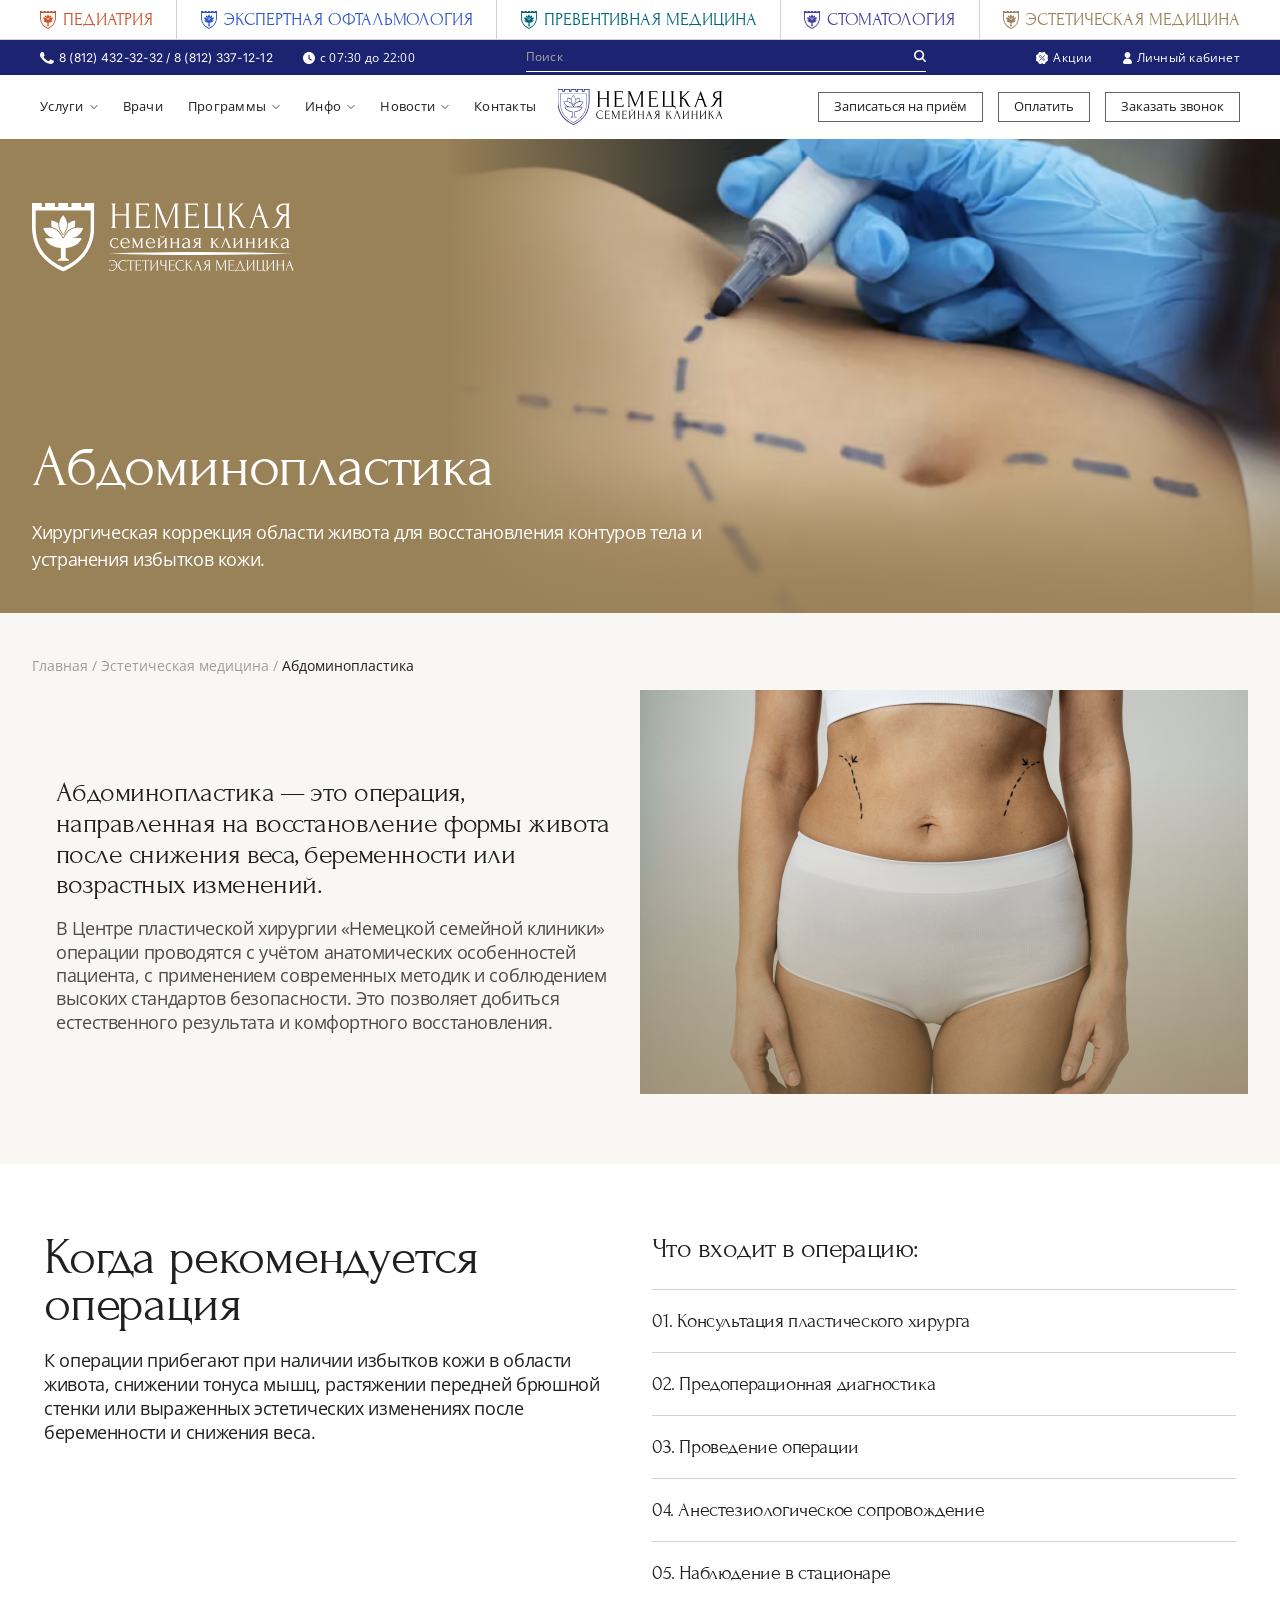
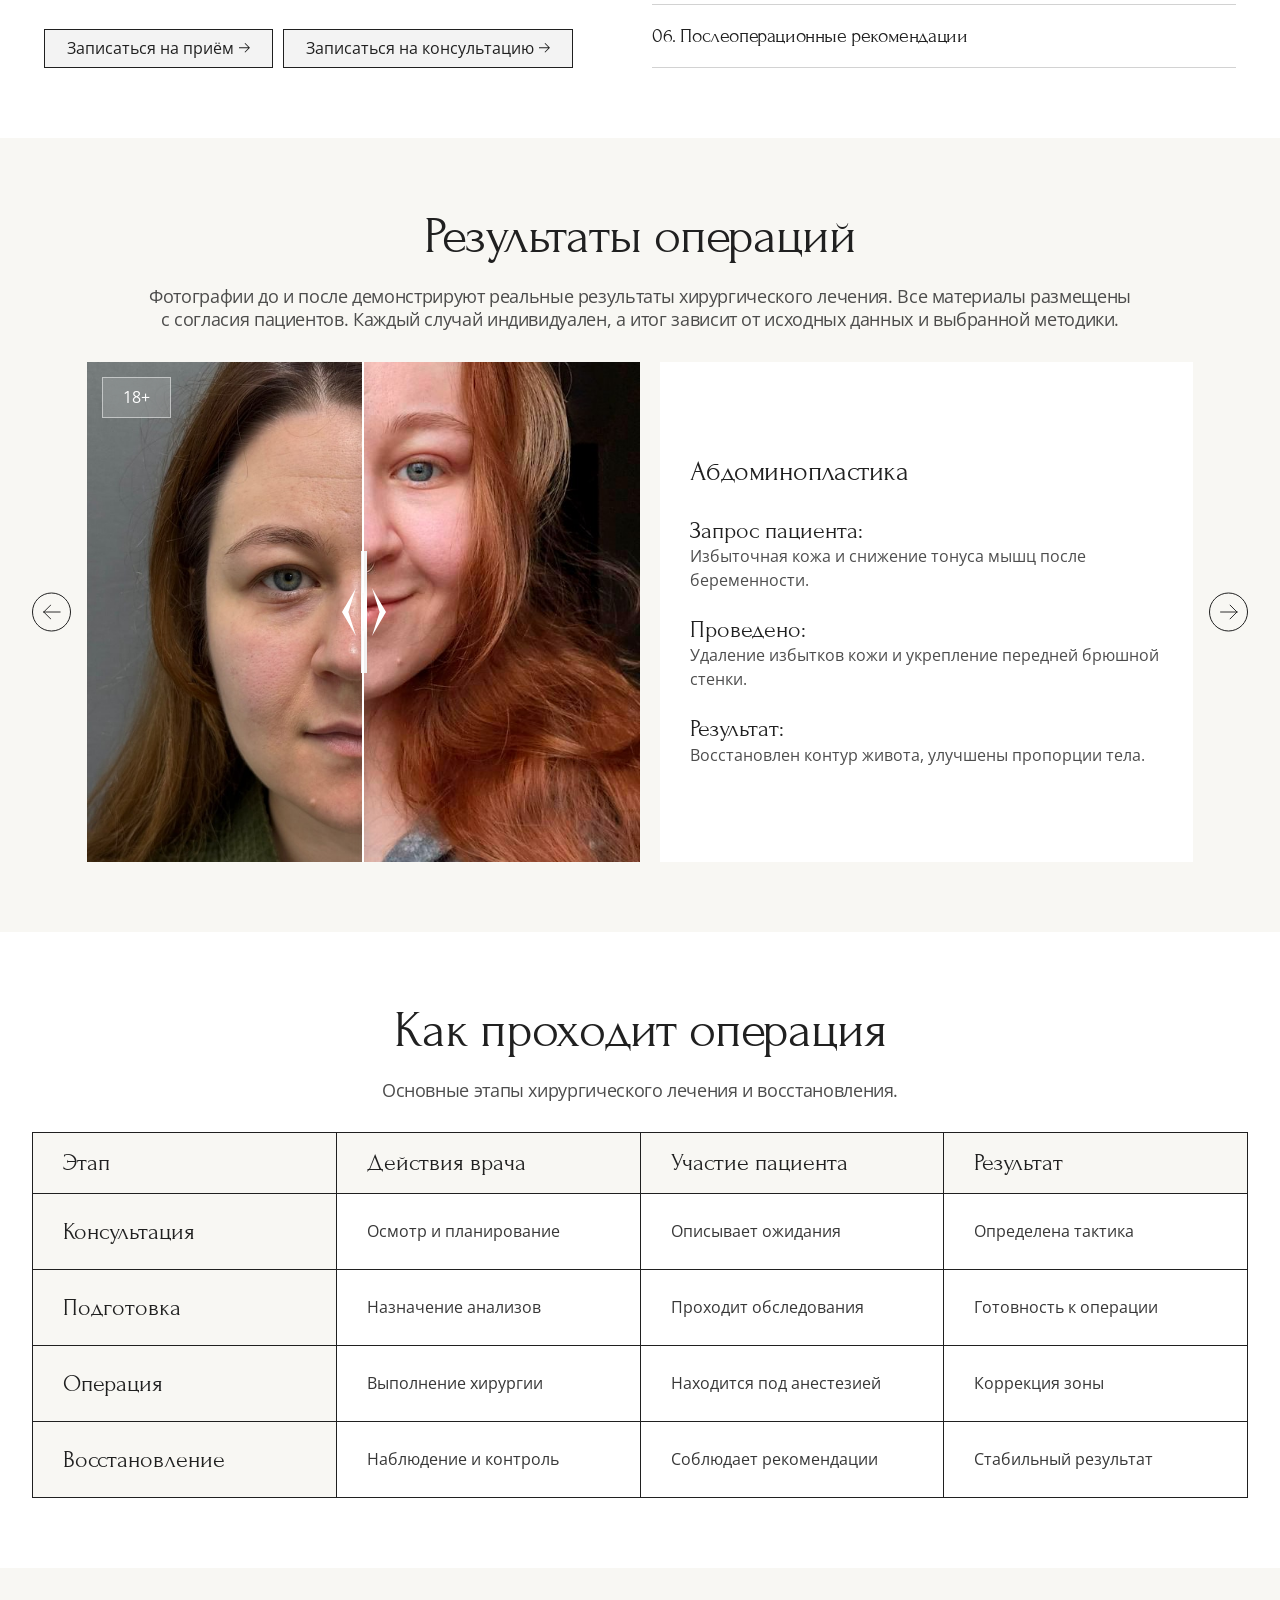
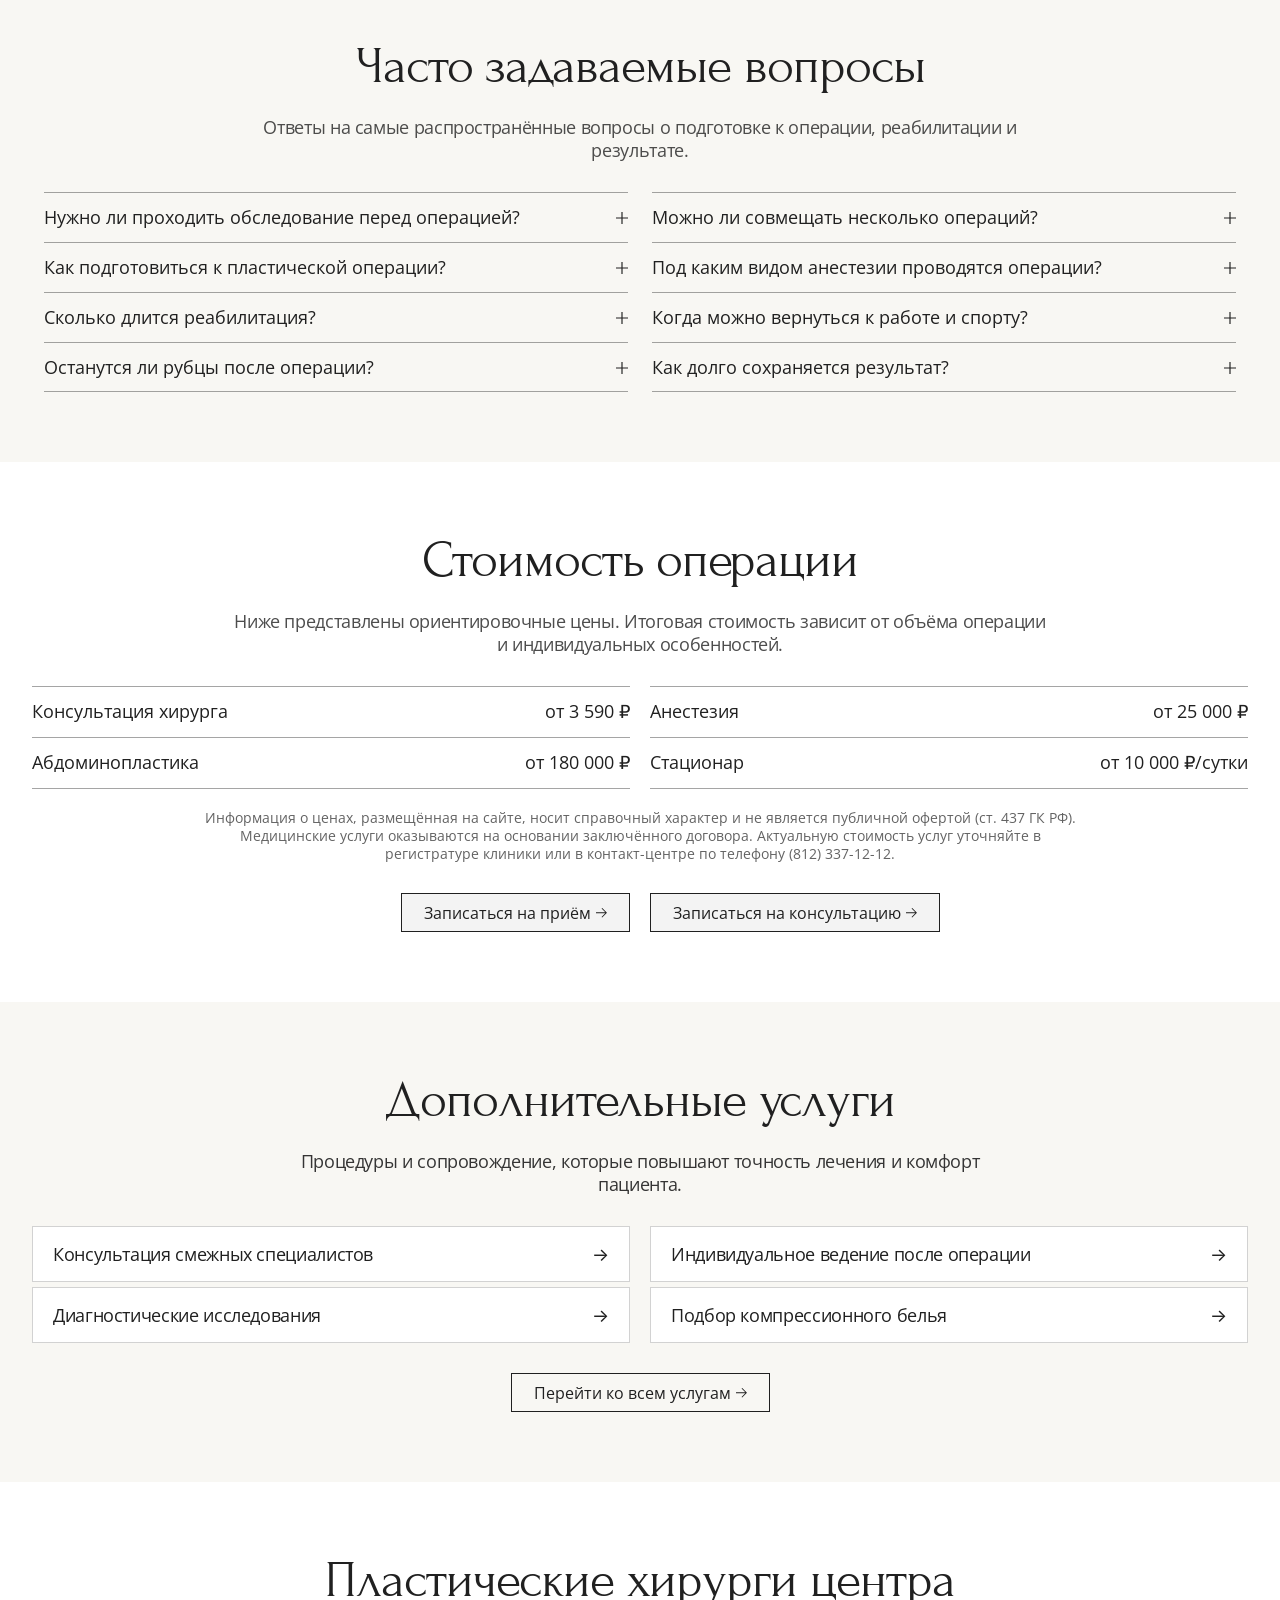
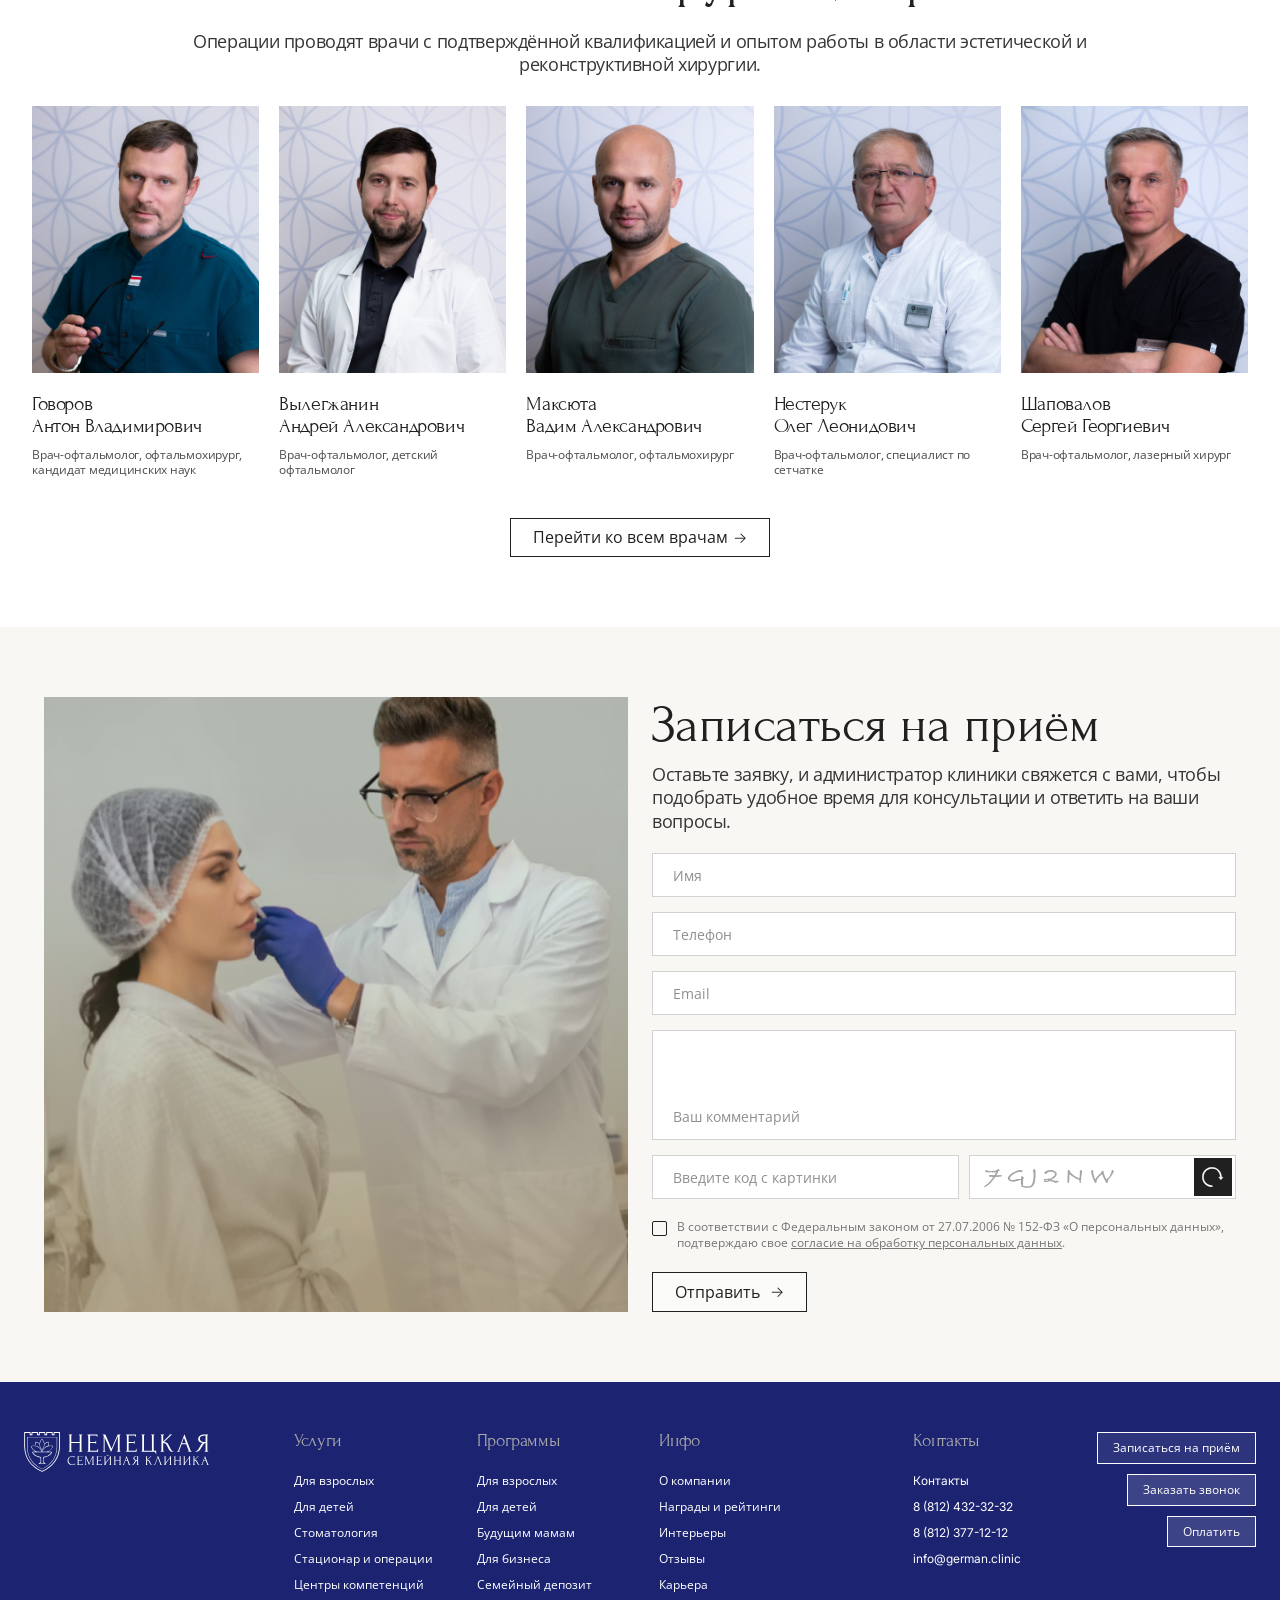
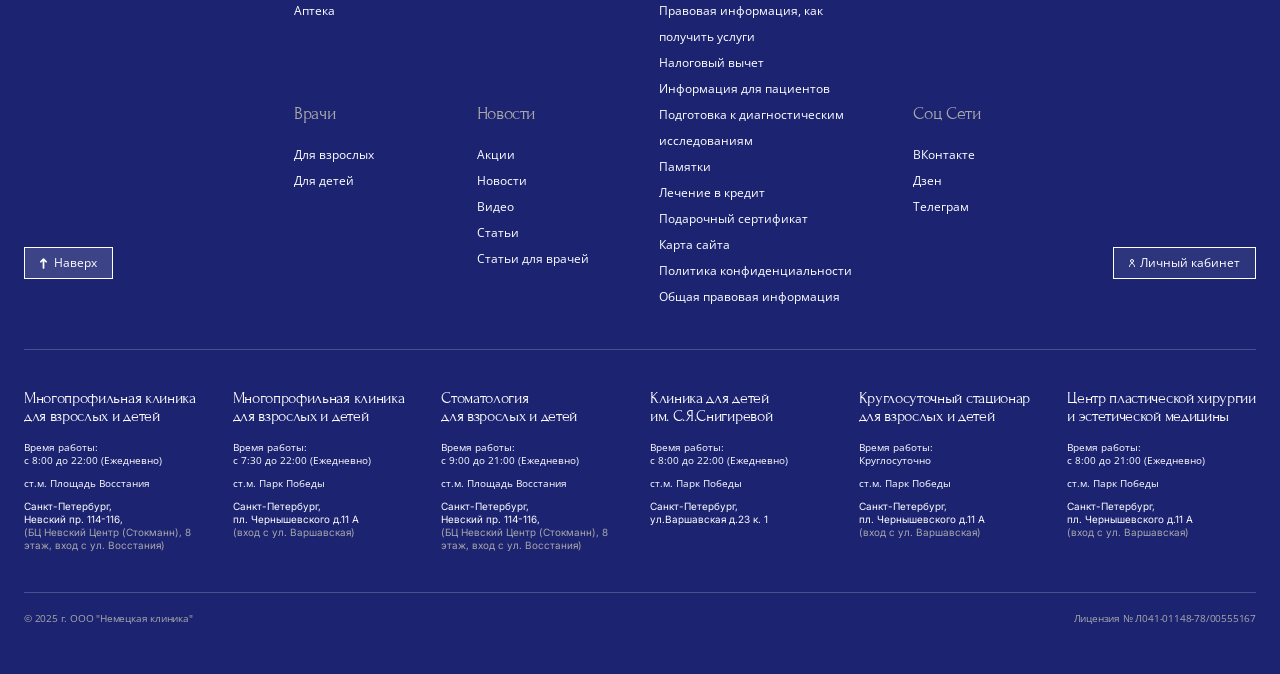
<file: abdominoplasty.html>
<!DOCTYPE html>
<html lang="ru">

<head>
    <meta charset="UTF-8">
    <meta name="viewport" content="width=device-width, initial-scale=1.0">
    <title>Программа «Здоровое сердце» — Немецкая семейная клиника</title>

    <!-- Local Fonts -->
    <link rel="stylesheet" href="css/fonts.css">

    <!-- Bootstrap 5 CSS -->
    <link href="https://cdn.jsdelivr.net/npm/bootstrap@5.3.2/dist/css/bootstrap.min.css" rel="stylesheet">

    <!-- Bootstrap Icons -->
    <link rel="stylesheet" href="https://cdn.jsdelivr.net/npm/bootstrap-icons@1.11.1/font/bootstrap-icons.css">

    <!-- Custom CSS -->
    <link rel="stylesheet" type="text/css" href="css_twenty/foundation.css">
    <link rel="stylesheet" type="text/css" href="css_twenty/twentytwenty.css">
    <link rel="stylesheet" href="css/abdominoplasty/style.css">
</head>

<body class="program-page">
    <!-- ============================================
         HEADER / MENU (3 уровня)
    ============================================= -->
    <header class="header" id="header">
        <!-- Mobile Header -->
        <div class="mobile-header">
            <a href="/" class="mobile-logo">
                <img src="assets/images/logo.svg" alt="Немецкая семейная клиника">
            </a>
            <div class="mobile-header-actions">
                <a href="tel:+78124323232" class="mobile-header-icon" aria-label="Позвонить">
                    <img src="assets/images/icons/icon-phone-mob.svg" alt="Телефон">
                </a>
                <a href="#" class="mobile-header-icon" aria-label="Поиск">
                    <img src="assets/images/icons/icon-search-mob.svg" alt="Поиск">
                </a>
                <a href="#" class="mobile-header-icon" aria-label="Личный кабинет">
                    <img src="assets/images/icons/icon-user-mob.svg" alt="Личный кабинет">
                </a>
                <a href="#" class="mobile-header-icon" aria-label="Настройки">
                    <img src="assets/images/icons/icon-star-mob.svg" alt="Настройки">

                </a>
                <button class="menu-toggle" type="button" aria-label="Открыть меню">
                    <span></span>
                    <span></span>
                    <span></span>
                </button>
            </div>
        </div>

        <!-- Mobile Menu -->
        <div class="mobile-menu" role="dialog" aria-modal="true" aria-label="Мобильное меню">
            <div class="mobile-menu-panel">
                <!-- Шапка меню -->
                <div class="mobile-menu-header">
                    <a href="/" class="mobile-menu-logo">
                        <img src="assets/images/logo.svg" alt="Немецкая семейная клиника">
                    </a>
                    <div class="mobile-menu-header-actions">
                        <a href="tel:+78124323232" class="mobile-menu-icon" aria-label="Позвонить">
                            <img src="assets/images/icons/icon-phone-mob.svg" alt="Телефон">
                        </a>
                        <a href="#" class="mobile-menu-icon" aria-label="Поиск">
                            <img src="assets/images/icons/icon-search-mob.svg" alt="Поиск">
                        </a>
                        <a href="#" class="mobile-menu-icon" aria-label="Личный кабинет">
                            <img src="assets/images/icons/icon-user-mob.svg" alt="Личный кабинет">
                        </a>
                        <a href="#" class="mobile-menu-icon" aria-label="Настройки">
                            <img src="assets/images/icons/icon-star-mob.svg" alt="Настройки">

                        </a>
                        <button class="mobile-menu-close" type="button" aria-label="Закрыть меню">
                            <svg width="20" height="20" viewBox="0 0 20 20" fill="none"
                                xmlns="http://www.w3.org/2000/svg">
                                <path d="M15 5L5 15M5 5L15 15" stroke="currentColor" stroke-width="1"
                                    stroke-linecap="round" />
                            </svg>
                        </button>
                    </div>
                </div>

                <!-- Навигация -->
                <nav class="mobile-menu-nav" role="navigation">
                    <!-- Услуги (аккордеон) -->
                    <div class="mobile-nav-item">
                        <button class="mobile-nav-toggle" type="button" aria-expanded="false">
                            <span>Услуги</span>
                            <svg class="mobile-nav-arrow" width="10" height="6" viewBox="0 0 10 6" fill="none"
                                xmlns="http://www.w3.org/2000/svg">
                                <path d="M1 1L5 5L9 1" stroke="currentColor" stroke-width="1.5" stroke-linecap="round"
                                    stroke-linejoin="round" />
                            </svg>
                        </button>
                        <div class="mobile-nav-submenu">
                            <a href="#">Для взрослых</a>
                            <a href="#">Для детей</a>
                            <a href="#">Стоматология</a>
                            <a href="#">Стационар и операции</a>
                            <a href="#">Центры компетенций</a>
                            <a href="#">Аптека</a>
                        </div>
                    </div>

                    <!-- Врачи (простая ссылка) -->
                    <a href="#" class="mobile-nav-link">Врачи</a>

                    <!-- Программы (аккордеон) -->
                    <div class="mobile-nav-item">
                        <button class="mobile-nav-toggle" type="button" aria-expanded="false">
                            <span>Программы</span>
                            <svg class="mobile-nav-arrow" width="10" height="6" viewBox="0 0 10 6" fill="none"
                                xmlns="http://www.w3.org/2000/svg">
                                <path d="M1 1L5 5L9 1" stroke="currentColor" stroke-width="1.5" stroke-linecap="round"
                                    stroke-linejoin="round" />
                            </svg>
                        </button>
                        <div class="mobile-nav-submenu">
                            <a href="#">Для взрослых</a>
                            <a href="#">Для детей</a>
                            <a href="#">Будущим мамам</a>
                            <a href="#">Для бизнеса</a>
                            <a href="#">Семейный депозит</a>
                        </div>
                    </div>

                    <!-- Инфо (аккордеон) -->
                    <div class="mobile-nav-item">
                        <button class="mobile-nav-toggle" type="button" aria-expanded="false">
                            <span>Инфо</span>
                            <svg class="mobile-nav-arrow" width="10" height="6" viewBox="0 0 10 6" fill="none"
                                xmlns="http://www.w3.org/2000/svg">
                                <path d="M1 1L5 5L9 1" stroke="currentColor" stroke-width="1.5" stroke-linecap="round"
                                    stroke-linejoin="round" />
                            </svg>
                        </button>
                        <div class="mobile-nav-submenu">
                            <a href="about.html">О компании</a>
                            <a href="#">Награды и рейтинги</a>
                            <a href="#">Интерьеры</a>
                            <a href="#">Отзывы</a>
                            <a href="#">Видео</a>
                            <a href="#">Карьера</a>
                            <a href="#">Правовая информация</a>
                            <a href="#">Налоговый вычет</a>
                            <a href="#">Информация для пациентов</a>
                            <a href="#">Подготовка к исследованиям</a>
                            <a href="#">Памятки</a>
                            <a href="#">Лечение в кредит</a>
                            <a href="#">Подарочный сертификат</a>
                        </div>
                    </div>

                    <!-- Новости (аккордеон) -->
                    <div class="mobile-nav-item">
                        <button class="mobile-nav-toggle" type="button" aria-expanded="false">
                            <span>Новости</span>
                            <svg class="mobile-nav-arrow" width="10" height="6" viewBox="0 0 10 6" fill="none"
                                xmlns="http://www.w3.org/2000/svg">
                                <path d="M1 1L5 5L9 1" stroke="currentColor" stroke-width="1.5" stroke-linecap="round"
                                    stroke-linejoin="round" />
                            </svg>
                        </button>
                        <div class="mobile-nav-submenu">
                            <a href="#">Новости</a>
                            <a href="#">Статьи</a>
                            <a href="#">Видео</a>
                            <a href="#">Для врачей</a>
                        </div>
                    </div>

                    <!-- Контакты (простая ссылка) -->
                    <a href="#" class="mobile-nav-link">Контакты</a>
                </nav>

                <!-- Направления -->
                <div class="mobile-menu-departments">
                    <a href="#" class="mobile-dept-link mobile-dept-pediatrics">
                        <img src="assets/images/icons/dept-pediatrics.svg" alt="" width="16" height="18">
                        <span>Педиатрия</span>
                    </a>
                    <a href="#" class="mobile-dept-link mobile-dept-ophthalmology">
                        <img src="assets/images/icons/dept-ophthalmology.svg" alt="" width="16" height="18">
                        <span>Экспертная офтальмология</span>
                    </a>
                    <a href="#" class="mobile-dept-link mobile-dept-preventive">
                        <img src="assets/images/icons/dept-preventive.svg" alt="" width="16" height="18">
                        <span>Превентивная медицина</span>
                    </a>
                    <a href="#" class="mobile-dept-link mobile-dept-dentistry">
                        <img src="assets/images/icons/dept-dentistry.svg" alt="" width="16" height="18">
                        <span>Стоматология</span>
                    </a>
                    <a href="#" class="mobile-dept-link mobile-dept-aesthetic">
                        <img src="assets/images/icons/dept-aesthetic.svg" alt="" width="16" height="18">
                        <span>Эстетическая медицина</span>
                    </a>
                </div>

                <!-- Кнопки действий -->
                <div class="mobile-menu-actions">
                    <a href="#" class="mobile-menu-btn">Записаться на приём</a>
                    <a href="#" class="mobile-menu-btn">Оплатить</a>
                    <a href="#" class="mobile-menu-btn">Заказать звонок</a>
                </div>

                <!-- Контактная информация -->
                <div class="mobile-menu-contacts">
                    <a href="tel:+78124323232" class="mobile-menu-phone">
                        <svg width="14" height="14" viewBox="0 0 14 14" fill="none" xmlns="http://www.w3.org/2000/svg">
                            <path
                                d="M12.8333 9.87V11.62C12.8339 11.7825 12.8007 11.9433 12.7357 12.0923C12.6707 12.2413 12.5751 12.3753 12.4553 12.4856C12.3355 12.596 12.1942 12.6802 12.0403 12.7326C11.8863 12.7851 11.7232 12.8045 11.5617 12.7894C9.76663 12.5939 8.04469 11.9783 6.52917 11.0015C5.11803 10.0996 3.92291 8.90449 3.02083 7.49335C2.04063 5.97092 1.42479 4.2404 1.23333 2.43835C1.21832 2.27733 1.23752 2.11484 1.28959 1.96136C1.34166 1.80789 1.42547 1.66693 1.53546 1.54728C1.64545 1.42763 1.77909 1.33201 1.92772 1.26661C2.07636 1.20122 2.2369 1.16743 2.39958 1.16765H4.14958C4.43063 1.16474 4.70299 1.26399 4.91538 1.44631C5.12776 1.62862 5.26558 1.88167 5.30333 2.16027C5.37417 2.71669 5.50802 3.26317 5.70222 3.78985C5.77972 3.99722 5.79461 4.22249 5.7451 4.43819C5.69559 4.65388 5.58366 4.85024 5.42316 5.0043L4.67444 5.75302C5.50342 7.20037 6.69963 8.39658 8.14698 9.22556L8.8957 8.47684C9.04976 8.31634 9.24612 8.20441 9.46181 8.1549C9.67751 8.10539 9.90278 8.12028 10.1101 8.19778C10.6368 8.39198 11.1833 8.52583 11.7397 8.59667C12.0222 8.63479 12.2784 8.77575 12.4611 8.99282C12.6439 9.20989 12.7405 9.48726 12.7333 9.77156L12.8333 9.87Z"
                                stroke="currentColor" stroke-width="1.2" stroke-linecap="round"
                                stroke-linejoin="round" />
                        </svg>
                        <span>8 (812) 432-32-32 / 8 (812) 337-12-12</span>
                    </a>
                    <div class="mobile-menu-time">
                        <svg width="14" height="14" viewBox="0 0 14 14" fill="none" xmlns="http://www.w3.org/2000/svg">
                            <circle cx="7" cy="7" r="6" stroke="currentColor" stroke-width="1.2" />
                            <path d="M7 3.5V7L9.5 9.5" stroke="currentColor" stroke-width="1.2"
                                stroke-linecap="round" />
                        </svg>
                        <span>с 07:30 до 22:00</span>
                    </div>
                </div>
            </div>
        </div>

        <!-- Menu Level 1 - Направления -->
        <div class="menu-level-1">
            <div class="menu-level-1-inner">
                <a href="#" class="department-link department-pediatrics">
                    <span class="dept-icon">
                        <img src="assets/images/icons/dept-pediatrics.svg" alt="" width="16" height="18">
                    </span>
                    Педиатрия
                </a>
                <div class="dept-divider"></div>
                <a href="#" class="department-link department-ophthalmology">
                    <span class="dept-icon">
                        <img src="assets/images/icons/dept-ophthalmology.svg" alt="" width="16" height="18">
                    </span>
                    Экспертная офтальмология
                </a>
                <div class="dept-divider"></div>
                <a href="#" class="department-link department-preventive">
                    <span class="dept-icon">
                        <img src="assets/images/icons/dept-preventive.svg" alt="" width="16" height="18">
                    </span>
                    Превентивная медицина
                </a>
                <div class="dept-divider"></div>
                <a href="#" class="department-link department-dentistry">
                    <span class="dept-icon">
                        <img src="assets/images/icons/dept-dentistry.svg" alt="" width="16" height="18">
                    </span>
                    Стоматология
                </a>
                <div class="dept-divider"></div>
                <a href="#" class="department-link department-aesthetic">
                    <span class="dept-icon">
                        <img src="assets/images/icons/dept-aesthetic.svg" alt="" width="16" height="18">
                    </span>
                    Эстетическая медицина
                </a>
            </div>
        </div>

        <!-- Menu Level 2 - Контакты и поиск -->
        <div class="menu-level-2">
            <div class="menu-level-2-inner">
                <div class="menu-level-2-left">
                    <a href="tel:+78124323232" class="contact-link">
                        <img src="assets/images/icons/icon-phone.svg" alt="" width="14" height="12">
                        <span>8 (812) 432-32-32 / <span>8 (812) 337-12-12</span></span>
                    </a>
                    <div class="time-info">
                        <img src="assets/images/icons/icon-clock.svg" alt="" width="12" height="12">
                        <span>c 07:30 до 22:00</span>
                    </div>
                </div>
                <div class="menu-search-box">
                    <input type="text" class="menu-search-input" placeholder="Поиск">
                    <img src="assets/images/icons/icon-search.svg" alt="" class="menu-search-icon" width="12"
                        height="12">
                </div>
                <div class="menu-level-2-right">
                    <a href="#" class="header-link">
                        <img src="assets/images/icons/icon-star.svg" alt="" width="12" height="12">
                        <span>Акции</span>
                    </a>
                    <a href="#" class="header-link">
                        <img src="assets/images/icons/icon-user.svg" alt="" width="9" height="12">
                        <span>Личный кабинет</span>
                    </a>
                </div>
            </div>
        </div>

        <!-- Menu Level 3 - Навигация -->
        <div class="menu-level-3">
            <div class="menu-level-3-inner">
                <nav class="main-nav">
                    <div class="nav-item-wrapper">
                        <a href="#" class="nav-link nav-dropdown" data-dropdown="services">
                            Услуги
                            <svg class="nav-arrow" width="8" height="4" viewBox="0 0 9 5" fill="none"
                                xmlns="http://www.w3.org/2000/svg">
                                <path d="M0.5 0.5L4.49936 4.5L8.49881 0.5" stroke="currentColor" stroke-linecap="round"
                                    stroke-linejoin="round" />
                            </svg>
                        </a>
                        <div class="nav-dropdown-menu" id="dropdown-services">
                            <a href="#">Для взрослых</a>
                            <a href="#">Для детей</a>
                            <a href="#">Стоматология</a>
                            <a href="#">Стационар и операции</a>
                        </div>
                    </div>
                    <div class="nav-item-wrapper">
                        <a href="#" class="nav-link">Врачи</a>
                    </div>
                    <div class="nav-item-wrapper">
                        <a href="#" class="nav-link nav-dropdown" data-dropdown="programs">
                            Программы
                            <svg class="nav-arrow" width="8" height="4" viewBox="0 0 9 5" fill="none"
                                xmlns="http://www.w3.org/2000/svg">
                                <path d="M0.5 0.5L4.49936 4.5L8.49881 0.5" stroke="currentColor" stroke-linecap="round"
                                    stroke-linejoin="round" />
                            </svg>
                        </a>
                        <div class="nav-dropdown-menu" id="dropdown-programs">
                            <a href="#">Для взрослых</a>
                            <a href="#">Для детей</a>
                            <a href="#">Будущим мамам</a>
                            <a href="#">Для бизнеса</a>
                            <a href="#">Семейный депозит</a>
                        </div>
                    </div>
                    <div class="nav-item-wrapper">
                        <a href="#" class="nav-link nav-dropdown" data-dropdown="info">
                            Инфо
                            <svg class="nav-arrow" width="8" height="4" viewBox="0 0 9 5" fill="none"
                                xmlns="http://www.w3.org/2000/svg">
                                <path d="M0.5 0.5L4.49936 4.5L8.49881 0.5" stroke="currentColor" stroke-linecap="round"
                                    stroke-linejoin="round" />
                            </svg>
                        </a>
                        <div class="nav-dropdown-menu nav-dropdown-menu-wide" id="dropdown-info">
                            <a href="about.html">О компании</a>
                            <a href="#">Награды и рейтинги</a>
                            <a href="#">Интерьеры</a>
                            <a href="#">Отзывы</a>
                            <a href="#">Видео</a>
                            <a href="#">Карьера</a>
                            <a href="#">Правовая информация, как получить услуги</a>
                            <a href="#">Налоговый вычет</a>
                            <a href="#">Информация для пациентов</a>
                            <a href="#">Подготовка к диагностическим исследованиям</a>
                            <a href="#">Памятки</a>
                            <a href="#">Лечение в кредит</a>
                            <a href="#">Подарочный сертификат</a>
                        </div>
                    </div>
                    <div class="nav-item-wrapper">
                        <a href="#" class="nav-link nav-dropdown" data-dropdown="news">
                            Новости
                            <svg class="nav-arrow" width="8" height="4" viewBox="0 0 9 5" fill="none"
                                xmlns="http://www.w3.org/2000/svg">
                                <path d="M0.5 0.5L4.49936 4.5L8.49881 0.5" stroke="currentColor" stroke-linecap="round"
                                    stroke-linejoin="round" />
                            </svg>
                        </a>
                        <div class="nav-dropdown-menu" id="dropdown-news">
                            <a href="#">Новости</a>
                            <a href="#">Статьи</a>
                            <a href="#">Статьи для врачей</a>
                        </div>
                    </div>
                    <div class="nav-item-wrapper">
                        <a href="#" class="nav-link">Контакты</a>
                    </div>
                </nav>

                <div class="logo">
                    <a href="/">
                        <img src="assets/images/icons/logo-header.svg" alt="Немецкая семейная клиника" class="logo-img">
                    </a>
                </div>

                <div class="header-actions">
                    <a href="#" class="btn-header d-none">Записаться на приём</a>
                    <a href="#" class="btn-header">Оплатить</a>
                    <a href="#" class="btn-header d-none">Заказать звонок</a>
                </div>
            </div>
        </div>
    </header>

    <!-- ============================================
         MAIN CONTENT
    ============================================= -->
    <main>
        <div class="mobile-breadcrumbs d-md-none">
            <div class="site-container">
                <p class="mobile-breadcrumbs__text"><span>Главная</span> / <span>Эстетическая медицина /</span>
                    <strong>Абдоминопластика</strong>
                </p>
            </div>
        </div>

        <!-- ============================================
             SECTION 1: HERO
        ============================================= -->
        <section class="program-hero position-relative overflow-hidden text-white py-0" id="hero">
            <nav class="program-breadcrumbs d-none d-md-block" aria-label="Хлебные крошки">
                <a href="/">Главная</a> / <a href>Эстетическая медицина</a> / <span
                    class="preventive-breadcrumbs__current">Абдоминопластика</span>
            </nav>
            <div class="program-hero__surface abdominoplasty-hero__surface position-absolute w-100 h-100">
                <img src="assets/images/abdominoplasty/abdominoplasty-hero.png" alt=""
                    class="program-hero__bg-img d-none d-md-block" loading="eager" decoding="async">
                <img src="assets/images/abdominoplasty/abdominoplasty-hero_mob.png" alt=""
                    class="program-hero__bg-img d-block d-md-none" loading="eager" decoding="async">
            </div>
            <div class="program-hero__body d-flex flex-column container-fluid px-4 position-relative">
                <div class="program-hero__logo">
                    <img src="assets/images/aesthetic/hero-logo-white.svg"
                        alt="Немецкая семейная клиника — Превентивная медицина" loading="eager">
                </div>
                <div class="program-hero__content mt-md-auto">
                    <h1 class="program-hero__title">Абдоминопластика</h1>
                    <p class="program-hero__subtitle">Хирургическая коррекция области живота для восстановления контуров
                        тела и устранения избытков кожи.</p>
                </div>
            </div>
        </section>

        <!-- ============================================
             SECTION 3: ABOUT - MISSION
        ============================================= -->
        <section class="about-mission py-6-custom">
            <div class="container-fluid px-4">
                <nav class="aesthetic-breadcrumbs ophthalmology-breadcrumbs d-none d-md-block"
                    aria-label="Хлебные крошки">
                    <a href="/">Главная /</a>
                    <a href="/">Эстетическая медицина /</a>
                    <span class="ophthalmology-breadcrumbs__current">Абдоминопластика</span>
                </nav>
                <div class="row align-items-center g-4 g-lg-5">
                    <div class="col-12 col-lg-6">
                        <h3>Абдоминопластика — это операция, направленная на восстановление формы живота после снижения
                            веса, беременности или возрастных изменений.</h3>
                        <div class="about-mission__text">
                            <p>В Центре пластической хирургии «Немецкой семейной клиники» операции проводятся с учётом
                                анатомических особенностей пациента, с применением современных методик и соблюдением
                                высоких стандартов безопасности. Это позволяет добиться естественного результата
                                и комфортного восстановления.</p>
                        </div>
                    </div>
                    <div class="col-12 col-lg-6 about-mission__image_p">
                        <div class="about-mission__image text-lg-end">
                            <img src="assets/images/abdominoplasty/mission-doctors.png"
                                alt="Врачи Немецкой семейной клиники" class="img-fluid">
                        </div>
                    </div>
                </div>
            </div>
        </section>

        <!-- ============================================
             SECTION 3: Когда рекомендуется операция
        ============================================= -->
        <section class="abdominoplasty-includes program-includes section-white" id="includes">
            <div class="container-fluid px-4">
                <div class="row">
                    <div class="col-lg-6 d-flex flex-column">
                        <h2 class="program-includes__title">Когда рекомендуется <br> операция</h2>
                        <p class="program-includes__description">К операции прибегают при наличии избытков кожи
                            в области живота, снижении тонуса мышц, растяжении передней брюшной стенки или выраженных
                            эстетических изменениях после беременности и снижения веса.</p>
                        <div class="row abd-feature-left_bottom">
                            <a href="#" class="abd-feature__btn">
                                <span>Записаться на приём</span>
                                <svg width="11" height="10" viewBox="0 0 11 10" fill="none"
                                    xmlns="http://www.w3.org/2000/svg">
                                    <path
                                        d="M6.18963 9.54541L5.56108 8.92218L9.26847 5.22013H-1.11759e-07V4.32524H9.26847L5.56108 0.623179L6.18963 -4.44326e-05L10.9624 4.77268L6.18963 9.54541Z"
                                        fill="#202020" />
                                </svg>
                            </a>
                            <a href="#" class="abd-feature__btn">
                                <span>Записаться на консультацию</span>
                                <svg width="11" height="10" viewBox="0 0 11 10" fill="none"
                                    xmlns="http://www.w3.org/2000/svg">
                                    <path
                                        d="M6.18963 9.54541L5.56108 8.92218L9.26847 5.22013H-1.11759e-07V4.32524H9.26847L5.56108 0.623179L6.18963 -4.44326e-05L10.9624 4.77268L6.18963 9.54541Z"
                                        fill="#202020" />
                                </svg>
                            </a>
                        </div>
                    </div>
                    <div class="col-lg-6">
                        <h3>Что входит в операцию:</h3>
                        <ol class="program-includes__list mt-0 mt-md-4">
                            <li class="program-includes__item">01. Консультация пластического хирурга</li>
                            <li class="program-includes__item">02. Предоперационная диагностика</li>
                            <li class="program-includes__item">03. Проведение операции</li>
                            <li class="program-includes__item">04. Анестезиологическое сопровождение</li>
                            <li class="program-includes__item">05. Наблюдение в стационаре</li>
                            <li class="program-includes__item">06. Послеоперационные рекомендации</li>
                        </ol>
                    </div>
                </div>
            </div>
        </section>

        <!-- ============================================
             SECTION 12: Клинические результаты
        ============================================= -->
        <section class="section-light" id="results">
            <div class="container-fluid px-4">
                <div class="section-header text-center">
                    <h2 class="section-title">Результаты операций</h2>
                    <p class="section-subtitle result-subtitle">Фотографии до и после демонстрируют реальные результаты
                        хирургического лечения. Все материалы размещены с согласия пациентов. Каждый случай
                        индивидуален, а итог зависит от исходных данных и выбранной методики.</p>
                </div>

                <div class="aesthetic-results__slider">
                    <div>
                        <div class="aesthetic-results__slide">
                            <div class="aesthetic-results_left">
                                <span class="offer-badge">18+</span>
                                <div id="comparison1" class="comparison">
                                    <img src="assets/images/aesthetic/result-before.jpg">
                                    <img src="assets/images/aesthetic/result-after.jpg">
                                </div>
                            </div>

                            <div class="aesthetic-results_right">
                                <h3>Абдоминопластика</h3>
                                <div>
                                    <p>Запрос пациента:</p>
                                    <span>Избыточная кожа и снижение тонуса мышц после беременности.</span>
                                </div>
                                <div>
                                    <p>Проведено:</p>
                                    <span>Удаление избытков кожи и укрепление передней брюшной стенки.</span>
                                </div>
                                <div>
                                    <p>Результат:</p>
                                    <span>Восстановлен контур живота, улучшены пропорции тела.</span>
                                </div>
                            </div>
                        </div>
                        <div class="aesthetic-results__slide">
                            <div class="aesthetic-results_left">
                                <span class="offer-badge">18+</span>
                                <div id="comparison1" class="comparison">
                                    <img src="assets/images/aesthetic/result-before.jpg">
                                    <img src="assets/images/aesthetic/result-after.jpg">
                                </div>
                            </div>

                            <div class="aesthetic-results_right">
                                <h3>Блефаропластика верхних век</h3>
                                <div>
                                    <p>Запрос пациента:</p>
                                    <span>Выраженные нависшие веки, ощущение тяжести взгляда.</span>
                                </div>
                                <div>
                                    <p>Проведено: </p>
                                    <span>Верхняя блефаропластика.</span>
                                </div>
                                <div>
                                    <p>Результат: </p>
                                    <span>Устранено нависание кожи, взгляд стал более открытым и естественным.</span>
                                </div>
                            </div>
                        </div>
                        <div class="aesthetic-results__slide">
                            <div class="aesthetic-results_left">
                                <span class="offer-badge">18+</span>
                                <div id="comparison1" class="comparison">
                                    <img src="assets/images/aesthetic/result-before.jpg">
                                    <img src="assets/images/aesthetic/result-after.jpg">
                                </div>
                            </div>

                            <div class="aesthetic-results_right">
                                <h3>Блефаропластика верхних век</h3>
                                <div>
                                    <p>Запрос пациента:</p>
                                    <span>Выраженные нависшие веки, ощущение тяжести взгляда.</span>
                                </div>
                                <div>
                                    <p>Проведено: </p>
                                    <span>Верхняя блефаропластика.</span>
                                </div>
                                <div>
                                    <p>Результат: </p>
                                    <span>Устранено нависание кожи, взгляд стал более открытым и естественным.</span>
                                </div>
                            </div>
                        </div>
                    </div>
                    <div class="results-arow">
                        <button class="ophthalmology-technologies__arrow aesthetic-results__arrow--left" type="button"
                            aria-label="Предыдущий слайд">
                            <svg width="19" height="16" viewBox="0 0 19 16" fill="none"
                                xmlns="http://www.w3.org/2000/svg">
                                <path d="M18.2072 8L0.707154 8M0.707154 8L8.20715 15.5M0.707154 8L8.20715 0.499999"
                                    stroke="#202020" stroke-linecap="round" />
                            </svg>
                        </button>
                        <button class="ophthalmology-technologies__arrow aesthetic-results__arrow--right" type="button"
                            aria-label="Следующий слайд">
                            <svg width="19" height="16" viewBox="0 0 19 16" fill="none"
                                xmlns="http://www.w3.org/2000/svg">
                                <path d="M0.5 8H18M18 8L10.5 0.5M18 8L10.5 15.5" stroke="#202020"
                                    stroke-linecap="round" />
                            </svg>
                        </button>
                    </div>
                </div>
            </div>
        </section>
        <!-- ============================================
             SECTION: Как проходит операция
        ============================================= -->
        <section class="process abd-process" id="process">
            <div class="container-fluid px-4">
                <h2 class="section-title">Как проходит операция</h2>
                <p class="section-subtitle">Основные этапы хирургического лечения и восстановления.</p>
                <div class="process_table-box">
                    <div class="process_table">
                        <div class="process_table-tr">
                            <p class="process_table-str">Этап</p>
                            <p class="process_table-str">Действия врача</p>
                            <p class="process_table-str">Участие пациента</p>
                            <p class="process_table-str">Результат</p>
                        </div>
                        <div class="process_table-td">
                            <p class="process_table-str">Консультация</p>
                            <p>Осмотр и планирование</p>
                            <p>Описывает ожидания</p>
                            <p>Определена тактика</p>
                        </div>
                        <div class="process_table-td">
                            <p class="process_table-str">Подготовка</p>
                            <p>Назначение анализов</p>
                            <p>Проходит обследования</p>
                            <p>Готовность к операции</p>
                        </div>
                        <div class="process_table-td">
                            <p class="process_table-str">Операция</p>
                            <p>Выполнение хирургии</p>
                            <p>Находится под анестезией</p>
                            <p>Коррекция зоны</p>
                        </div>
                        <div class="process_table-td">
                            <p class="process_table-str">Восстановление</p>
                            <p>Наблюдение и контроль</p>
                            <p>Соблюдает рекомендации</p>
                            <p>Стабильный результат</p>
                        </div>
                    </div>
                </div>
            </div>
        </section>

        <!-- ============================================
            SECTION: Часто задаваемые вопросы
        ============================================= -->
        <section class="questions section-light abd-questions" id="question">
            <div class="container-fluid px-4">
                <h2 class="section-title">Часто задаваемые вопросы</h2>
                <p class="section-subtitle">Ответы на самые распространённые вопросы о подготовке к операции,
                    реабилитации и результате.</p>
                <div class="row">
                    <div class="col-lg-6">
                        <div class="plus-type bigln">
                            <div class="plus-type_top">
                                <p>Нужно ли проходить обследование <br> перед операцией?</p>
                                <svg width="12" height="12" viewBox="0 0 12 12" fill="none"
                                    xmlns="http://www.w3.org/2000/svg">
                                    <path d="M5.42127 12V0H6.57873V12H5.42127ZM0 6.5832V5.4168H12V6.5832H0Z"
                                        fill="#202020" />
                                </svg>
                            </div>
                            <div class="plus-type_main">
                                Lorem ipsum dolor, sit amet consectetur adipisicing elit. Commodi repellendus omnis
                                praesentium ipsa aperiam repellat in debitis, corporis consequatur perspiciatis expedita
                                nesciunt labore nam sequi, enim explicabo alias vitae id.
                            </div>
                        </div>
                        <div class="plus-type bigln">
                            <div class="plus-type_top">
                                <p>Как подготовиться <br> к пластической операции?</p>
                                <svg width="12" height="12" viewBox="0 0 12 12" fill="none"
                                    xmlns="http://www.w3.org/2000/svg">
                                    <path d="M5.42127 12V0H6.57873V12H5.42127ZM0 6.5832V5.4168H12V6.5832H0Z"
                                        fill="#202020" />
                                </svg>
                            </div>
                            <div class="plus-type_main">
                                Lorem ipsum dolor, sit amet consectetur adipisicing elit. Commodi repellendus omnis
                                praesentium ipsa aperiam repellat in debitis, corporis consequatur perspiciatis expedita
                                nesciunt labore nam sequi, enim explicabo alias vitae id.
                            </div>
                        </div>
                        <div class="plus-type">
                            <div class="plus-type_top">
                                <p>Сколько длится реабилитация?</p>
                                <svg width="12" height="12" viewBox="0 0 12 12" fill="none"
                                    xmlns="http://www.w3.org/2000/svg">
                                    <path d="M5.42127 12V0H6.57873V12H5.42127ZM0 6.5832V5.4168H12V6.5832H0Z"
                                        fill="#202020" />
                                </svg>
                            </div>
                            <div class="plus-type_main">
                                Lorem ipsum dolor, sit amet consectetur adipisicing elit. Commodi repellendus omnis
                                praesentium ipsa aperiam repellat in debitis, corporis consequatur perspiciatis expedita
                                nesciunt labore nam sequi, enim explicabo alias vitae id.
                            </div>
                        </div>
                        <div class="plus-type">
                            <div class="plus-type_top">
                                <p>Останутся ли рубцы после операции?</p>
                                <svg width="12" height="12" viewBox="0 0 12 12" fill="none"
                                    xmlns="http://www.w3.org/2000/svg">
                                    <path d="M5.42127 12V0H6.57873V12H5.42127ZM0 6.5832V5.4168H12V6.5832H0Z"
                                        fill="#202020" />
                                </svg>
                            </div>
                            <div class="plus-type_main">
                                Lorem ipsum dolor, sit amet consectetur adipisicing elit. Commodi repellendus omnis
                                praesentium ipsa aperiam repellat in debitis, corporis consequatur perspiciatis expedita
                                nesciunt labore nam sequi, enim explicabo alias vitae id.
                            </div>
                        </div>
                    </div>
                    <div class="col-lg-6">
                        <div class="plus-type bigln">
                            <div class="plus-type_top">
                                <p>Можно ли совмещать несколько <br> операций?</p>
                                <svg width="12" height="12" viewBox="0 0 12 12" fill="none"
                                    xmlns="http://www.w3.org/2000/svg">
                                    <path d="M5.42127 12V0H6.57873V12H5.42127ZM0 6.5832V5.4168H12V6.5832H0Z"
                                        fill="#202020" />
                                </svg>
                            </div>
                            <div class="plus-type_main">
                                Lorem ipsum dolor, sit amet consectetur adipisicing elit. Commodi repellendus omnis
                                praesentium ipsa aperiam repellat in debitis, corporis consequatur perspiciatis expedita
                                nesciunt labore nam sequi, enim explicabo alias vitae id.
                            </div>
                        </div>
                        <div class="plus-type bigln">
                            <div class="plus-type_top">
                                <p>Под каким видом анестезии <br> проводятся операции?</p>
                                <svg width="12" height="12" viewBox="0 0 12 12" fill="none"
                                    xmlns="http://www.w3.org/2000/svg">
                                    <path d="M5.42127 12V0H6.57873V12H5.42127ZM0 6.5832V5.4168H12V6.5832H0Z"
                                        fill="#202020" />
                                </svg>
                            </div>
                            <div class="plus-type_main">
                                Lorem ipsum dolor, sit amet consectetur adipisicing elit. Commodi repellendus omnis
                                praesentium ipsa aperiam repellat in debitis, corporis consequatur perspiciatis expedita
                                nesciunt labore nam sequi, enim explicabo alias vitae id.
                            </div>
                        </div>
                        <div class="plus-type bigln">
                            <div class="plus-type_top">
                                <p>Когда можно вернуться <br> к работе и спорту?</p>
                                <svg width="12" height="12" viewBox="0 0 12 12" fill="none"
                                    xmlns="http://www.w3.org/2000/svg">
                                    <path d="M5.42127 12V0H6.57873V12H5.42127ZM0 6.5832V5.4168H12V6.5832H0Z"
                                        fill="#202020" />
                                </svg>
                            </div>
                            <div class="plus-type_main">
                                Lorem ipsum dolor, sit amet consectetur adipisicing elit. Commodi repellendus omnis
                                praesentium ipsa aperiam repellat in debitis, corporis consequatur perspiciatis expedita
                                nesciunt labore nam sequi, enim explicabo alias vitae id.
                            </div>
                        </div>
                        <div class="plus-type">
                            <div class="plus-type_top">
                                <p>Как долго сохраняется результат?</p>
                                <svg width="12" height="12" viewBox="0 0 12 12" fill="none"
                                    xmlns="http://www.w3.org/2000/svg">
                                    <path d="M5.42127 12V0H6.57873V12H5.42127ZM0 6.5832V5.4168H12V6.5832H0Z"
                                        fill="#202020" />
                                </svg>
                            </div>
                            <div class="plus-type_main">
                                Lorem ipsum dolor, sit amet consectetur adipisicing elit. Commodi repellendus omnis
                                praesentium ipsa aperiam repellat in debitis, corporis consequatur perspiciatis expedita
                                nesciunt labore nam sequi, enim explicabo alias vitae id.
                            </div>
                        </div>
                    </div>
                </div>
            </div>
        </section>

        <!-- ============================================
            SECTION: Стоимость операции
        ============================================= -->

        <section class="cost" id="cost">
            <div class="container-fluid px-4">
                <h2 class="section-title">Стоимость операции</h2>
                <p class="section-subtitle">Ниже представлены ориентировочные цены. Итоговая стоимость зависит от объёма
                    операции и индивидуальных особенностей.</p>
                <div class="cost_box">
                    <div class="cost_item">
                        <p>Консультация хирурга</p>
                        <p>от 3 590 ₽</p>
                    </div>
                    <div class="cost_item">
                        <p>Анестезия</p>
                        <p>от 25 000 ₽</p>
                    </div>
                    <div class="cost_item">
                        <p>Абдоминопластика</p>
                        <p>от 180 000 ₽</p>
                    </div>
                    <div class="cost_item">
                        <p>Стационар</p>
                        <p>от 10 000 ₽/сутки</p>
                    </div>
                </div>
                <span>Информация о ценах, размещённая на сайте, носит справочный характер и не является публичной
                    офертой (ст. 437 ГК РФ). Медицинские услуги оказываются на основании заключённого договора.
                    Актуальную стоимость услуг уточняйте в регистратуре клиники или в контакт-центре по телефону (812)
                    337-12-12.</span>
                <div class="cost-bottom">
                    <a href="#" class="abd-feature__btn">
                        <span>Записаться на приём</span>
                        <svg width="11" height="10" viewBox="0 0 11 10" fill="none" xmlns="http://www.w3.org/2000/svg">
                            <path
                                d="M6.18963 9.54541L5.56108 8.92218L9.26847 5.22013H-1.11759e-07V4.32524H9.26847L5.56108 0.623179L6.18963 -4.44326e-05L10.9624 4.77268L6.18963 9.54541Z"
                                fill="#202020" />
                        </svg>
                    </a>
                    <a href="#" class="abd-feature__btn">
                        <span>Записаться на консультацию</span>
                        <svg width="11" height="10" viewBox="0 0 11 10" fill="none" xmlns="http://www.w3.org/2000/svg">
                            <path
                                d="M6.18963 9.54541L5.56108 8.92218L9.26847 5.22013H-1.11759e-07V4.32524H9.26847L5.56108 0.623179L6.18963 -4.44326e-05L10.9624 4.77268L6.18963 9.54541Z"
                                fill="#202020" />
                        </svg>
                    </a>
                </div>
            </div>
        </section>


        <!-- ============================================
             SECTION 4b: Дополнительные услуги
        ============================================= -->
        <section class="ophthalmology-directions abd-directions section-light" id="directions">
            <div class="container-fluid px-4">
                <div class="ophthalmology-directions__header">
                    <h2 class="ophthalmology-directions__title">Дополнительные услуги</h2>
                    <p class="ophthalmology-directions__subtitle">Процедуры и сопровождение, которые повышают точность
                        лечения и комфорт пациента.</p>
                </div>
                <div class="ophthalmology-directions__grid">
                    <a href="#" class="ophthalmology-directions__item">
                        <span class="ophthalmology-directions__item-text">Консультация смежных специалистов</span>
                        <span class="ophthalmology-directions__item-arrow">→</span>
                    </a>
                    <a href="#" class="ophthalmology-directions__item">
                        <span class="ophthalmology-directions__item-text">Индивидуальное ведение после операции</span>
                        <span class="ophthalmology-directions__item-arrow">→</span>
                    </a>
                    <a href="#" class="ophthalmology-directions__item">
                        <span class="ophthalmology-directions__item-text">Диагностические исследования</span>
                        <span class="ophthalmology-directions__item-arrow">→</span>
                    </a>
                    <a href="#" class="ophthalmology-directions__item">
                        <span class="ophthalmology-directions__item-text">Подбор компрессионного белья</span>
                        <span class="ophthalmology-directions__item-arrow">→</span>
                    </a>
                </div>
                <div class="abd-dir_bottom">
                    <a href="#" class="abd-feature__btn">
                        <span>Перейти ко всем услугам</span>
                        <svg width="11" height="10" viewBox="0 0 11 10" fill="none" xmlns="http://www.w3.org/2000/svg">
                            <path
                                d="M6.18963 9.54541L5.56108 8.92218L9.26847 5.22013H-1.11759e-07V4.32524H9.26847L5.56108 0.623179L6.18963 -4.44326e-05L10.9624 4.77268L6.18963 9.54541Z"
                                fill="#202020" />
                        </svg>
                    </a>
                </div>
            </div>
        </section>
        <!-- ============================================
             SECTION: ВРАЧИ 
        ============================================= -->
        <section class="ophthalmology-doctors" id="doctors" aria-labelledby="ophthalmology-doctors-title">
            <div class="container-fluid px-4">
                <div class="ophthalmology-doctors__header">
                    <h2 class="ophthalmology-doctors__title" id="ophthalmology-doctors-title">Пластические хирурги
                        центра</h2>
                    <p class="ophthalmology-doctors__subtitle">Операции проводят врачи с подтверждённой квалификацией и
                        опытом работы в области эстетической и реконструктивной хирургии.</p>
                </div>

                <div class="ophthalmology-doctors__grid" role="list">
                    <a href="doctor.html" class="ophthalmology-doctors__card" role="listitem">
                        <div class="ophthalmology-doctors__photo">
                            <img src="assets/images/aesthetic/aesthetic_doctor-1.png"
                                alt="Фамилия Имя Отчество — врач-офтальмолог, офтальмохирург" loading="lazy"
                                decoding="async" width="256" height="300">
                        </div>
                        <h3 class="ophthalmology-doctors__name">Говоров<br>
                            Антон Владимирович</h3>
                        <p class="ophthalmology-doctors__specialty">Врач-офтальмолог, офтальмохирург, кандидат
                            медицинских наук</p>
                    </a>
                    <a href="doctor.html" class="ophthalmology-doctors__card" role="listitem">
                        <div class="ophthalmology-doctors__photo">
                            <img src="assets/images/aesthetic/aesthetic_doctor-2.png"
                                alt="Фамилия Имя Отчество — врач-офтальмолог, детский офтальмолог" loading="lazy"
                                decoding="async" width="256" height="300">
                        </div>
                        <h3 class="ophthalmology-doctors__name">Вылегжанин<br>
                            Андрей Александрович </h3>
                        <p class="ophthalmology-doctors__specialty">Врач-офтальмолог, детский офтальмолог</p>
                    </a>
                    <a href="doctor.html" class="ophthalmology-doctors__card" role="listitem">
                        <div class="ophthalmology-doctors__photo">
                            <img src="assets/images/aesthetic/aesthetic_doctor-3.png"
                                alt="Фамилия Имя Отчество — врач-офтальмолог, офтальмохирург" loading="lazy"
                                decoding="async" width="256" height="300">
                        </div>
                        <h3 class="ophthalmology-doctors__name">Максюта<br>
                            Вадим Александрович</h3>
                        <p class="ophthalmology-doctors__specialty">Врач-офтальмолог, офтальмохирург</p>
                    </a>
                    <a href="doctor.html" class="ophthalmology-doctors__card" role="listitem">
                        <div class="ophthalmology-doctors__photo">
                            <img src="assets/images/aesthetic/aesthetic_doctor-4.png"
                                alt="Фамилия Имя Отчество — врач-офтальмолог, специалист по сетчатке" loading="lazy"
                                decoding="async" width="256" height="300">
                        </div>
                        <h3 class="ophthalmology-doctors__name">Нестерук<br>Олег Леонидович </h3>
                        <p class="ophthalmology-doctors__specialty">Врач-офтальмолог, специалист по сетчатке</p>
                    </a>
                    <a href="doctor.html" class="ophthalmology-doctors__card" role="listitem">
                        <div class="ophthalmology-doctors__photo">
                            <img src="assets/images/aesthetic/aesthetic_doctor-5.png"
                                alt="Фамилия Имя Отчество — врач-офтальмолог, лазерный хирург" loading="lazy"
                                decoding="async" width="256" height="300">
                        </div>
                        <h3 class="ophthalmology-doctors__name">Шаповалов<br>Сергей Георгиевич </h3>
                        <p class="ophthalmology-doctors__specialty">Врач-офтальмолог, лазерный хирург</p>
                    </a>
                </div>

                <div class="ophthalmology-doctors__action">
                    <a href="#" class="ophthalmology-doctors__btn">
                        <span>Перейти ко всем врачам</span>
                        <span class="ophthalmology-doctors__btn-arrow" aria-hidden="true">→</span>
                    </a>
                </div>
            </div>
        </section>

        <!-- ============================================
             SECTION 6: Записаться на приём (ФОРМА)
        ============================================= -->
        <section class="bg-silver program-form section-light" id="form">
            <div class="container-fluid px-4">
                <div class="row form-row_abd">
                    <div class="col-lg-6">
                        <div class="program-form__visual">
                            <img src="assets/images/abdominoplasty/form-visual.png" alt="Консультация врача"
                                loading="lazy" decoding="async">
                            <div class="program-form__visual-overlay"></div>
                        </div>
                    </div>
                    <div class="col-lg-6">
                        <h2 class="program-form__title">Записаться на приём</h2>
                        <p class="program-form__subtitle">Оставьте заявку, и администратор клиники свяжется с вами,
                            чтобы подобрать удобное время для консультации и ответить на ваши вопросы.</p>
                        <form class="program-form__fields" action="#" method="post">
                            <input type="text" class="program-form__input" name="name" placeholder="Имя" required>
                            <input type="tel" class="program-form__input" name="phone" placeholder="Телефон" required>
                            <input type="email" class="program-form__input" name="email" placeholder="Email">
                            <textarea class="program-form__input program-form__input--textarea" name="comment"
                                placeholder="Ваш комментарий" rows="4"></textarea>
                            <div class="program-form__captcha-row">
                                <input type="text" class="program-form__input program-form__input--captcha"
                                    name="captcha" placeholder="Введите код с картинки">
                                <div class="program-form__captcha-display">
                                    <span class="program-form__captcha-code">7 G J 2 N W</span>
                                    <button type="button" class="program-form__captcha-refresh"
                                        aria-label="Обновить код"></button>
                                </div>
                            </div>
                            <label class="program-form__privacy">
                                <input type="checkbox" class="program-form__checkbox" required>
                                <span class="program-form__privacy-text">В соответствии с Федеральным законом от
                                    27.07.2006 № 152-ФЗ «О персональных данных», подтверждаю свое <a href="#">согласие
                                        на обработку персональных данных</a>.</span>
                            </label>
                            <div class="program-form__submit">
                                <button type="submit" class="program-form__btn">
                                    Отправить
                                    <span class="btn-arrow">→</span>
                                </button>
                            </div>
                        </form>
                    </div>
                </div>
            </div>
        </section>

    </main>

    <!-- ============================================
         FOOTER
    ============================================= -->
    <footer class="footer" id="footer">
        <div class="container-fluid px-4">
            <!-- Footer top: Logo left, Buttons right -->
            <div class="footer-top">
                <div class="footer-top-left">
                    <div class="footer-logo">
                        <img src="assets/images/logo-white.svg" alt="Немецкая семейная клиника">
                    </div>
                    <a href="#header" class="btn btn-footer-outline btn-back-to-top btn-back-to-top-desktop">
                        <svg width="4" height="7" viewBox="0 0 4 7" fill="none" xmlns="http://www.w3.org/2000/svg">
                            <path d="M2 1L2 6M2 1L0.5 2.5M2 1L3.5 2.5" stroke="currentColor" stroke-linecap="round"
                                stroke-linejoin="round" />
                        </svg>
                        Наверх
                    </a>
                </div>
                <div class="footer-buttons-right">
                    <a href="#" class="btn btn-footer-glass btn-appointment">Записаться на приём</a>
                    <a href="#" class="btn btn-footer-outline btn-callback">Заказать звонок</a>
                    <a href="#" class="btn btn-footer-outline btn-pay">Оплатить</a>
                    <a href="#" class="btn btn-footer-glass btn-personal-cabinet btn-personal-cabinet-desktop">
                        <svg width="6" height="8" viewBox="0 0 6 8" fill="none" xmlns="http://www.w3.org/2000/svg">
                            <circle cx="3" cy="2" r="1.5" stroke="currentColor" />
                            <path d="M0.5 7.5C0.5 5.84 1.84 4.5 3 4.5C4.16 4.5 5.5 5.84 5.5 7.5" stroke="currentColor"
                                stroke-linecap="round" />
                        </svg>
                        Личный кабинет
                    </a>
                </div>
                <div class="footer-buttons-bottom">
                    <a href="#header" class="btn btn-footer-outline btn-back-to-top-mobile">
                        <svg width="4" height="7" viewBox="0 0 4 7" fill="none" xmlns="http://www.w3.org/2000/svg">
                            <path d="M2 1L2 6M2 1L0.5 2.5M2 1L3.5 2.5" stroke="currentColor" stroke-linecap="round"
                                stroke-linejoin="round" />
                        </svg>
                        Наверх
                    </a>
                    <a href="#" class="btn btn-footer-glass btn-personal-cabinet">
                        <svg width="6" height="8" viewBox="0 0 6 8" fill="none" xmlns="http://www.w3.org/2000/svg">
                            <circle cx="3" cy="2" r="1.5" stroke="currentColor" />
                            <path d="M0.5 7.5C0.5 5.84 1.84 4.5 3 4.5C4.16 4.5 5.5 5.84 5.5 7.5" stroke="currentColor"
                                stroke-linecap="round" />
                        </svg>
                        Личный кабинет
                    </a>
                </div>
            </div>

            <!-- Footer navigation -->
            <div class="footer-nav">
                <div class="footer-nav-grid">
                    <div class="footer-nav-block footer-nav-uslugi">
                        <h6 class="footer-nav-title">Услуги</h6>
                        <ul class="footer-nav-list">
                            <li><a href="#">Для взрослых</a></li>
                            <li><a href="#">Для детей</a></li>
                            <li><a href="#">Стоматология</a></li>
                            <li><a href="#">Стационар и операции</a></li>
                            <li><a href="#">Центры компетенций</a></li>
                            <li><a href="#">Аптека</a></li>
                        </ul>
                    </div>
                    <div class="footer-nav-block footer-nav-programmy">
                        <h6 class="footer-nav-title">Программы</h6>
                        <ul class="footer-nav-list">
                            <li><a href="#">Для взрослых</a></li>
                            <li><a href="#">Для детей</a></li>
                            <li><a href="#">Будущим мамам</a></li>
                            <li><a href="#">Для бизнеса</a></li>
                            <li><a href="#">Семейный депозит</a></li>
                        </ul>
                    </div>
                    <div class="footer-nav-block footer-nav-vrachi">
                        <h6 class="footer-nav-title">Врачи</h6>
                        <ul class="footer-nav-list">
                            <li><a href="#">Для взрослых</a></li>
                            <li><a href="#">Для детей</a></li>
                        </ul>
                    </div>
                    <div class="footer-nav-block footer-nav-info">
                        <h6 class="footer-nav-title">Инфо</h6>
                        <ul class="footer-nav-list">
                            <li><a href="about.html">О компании</a></li>
                            <li><a href="#">Награды и рейтинги</a></li>
                            <li><a href="#">Интерьеры</a></li>
                            <li><a href="#">Отзывы</a></li>
                            <li><a href="#">Карьера</a></li>
                            <li><a href="#">Правовая информация, как получить услуги</a></li>
                            <li><a href="#">Налоговый вычет</a></li>
                            <li><a href="#">Информация для пациентов</a></li>
                            <li><a href="#">Подготовка к диагностическим исследованиям</a></li>
                            <li><a href="#">Памятки</a></li>
                            <li><a href="#">Лечение в кредит</a></li>
                            <li><a href="#">Подарочный сертификат</a></li>
                            <li><a href="#">Карта сайта</a></li>
                            <li><a href="#">Политика конфиденциальности</a></li>
                            <li><a href="#">Общая правовая информация</a></li>
                        </ul>
                    </div>
                    <div class="footer-nav-block footer-nav-novosti">
                        <h6 class="footer-nav-title">Новости</h6>
                        <ul class="footer-nav-list">
                            <li><a href="#">Акции</a></li>
                            <li><a href="#">Новости</a></li>
                            <li><a href="#">Видео</a></li>
                            <li><a href="#">Статьи</a></li>
                            <li><a href="#">Статьи для врачей</a></li>
                        </ul>
                    </div>
                    <div class="footer-nav-block footer-nav-kontakty">
                        <h6 class="footer-nav-title">Контакты</h6>
                        <ul class="footer-nav-list footer-contacts">
                            <li><a href="#">Контакты</a></li>
                            <li><a href="tel:+78124323232">8 (812) 432-32-32</a></li>
                            <li><a href="tel:+78123771212">8 (812) 377-12-12</a></li>
                            <li><a href="mailto:info@german.clinic">info@german.clinic</a></li>
                        </ul>
                    </div>
                    <div class="footer-nav-block footer-nav-social">
                        <h6 class="footer-nav-title">Соц сети</h6>
                        <ul class="footer-nav-list">
                            <li><a href="#">ВКонтакте</a></li>
                            <li><a href="#">Дзен</a></li>
                            <li><a href="#">Телеграм</a></li>
                        </ul>
                    </div>
                </div>
            </div>

            <div class="footer-divider"></div>

            <!-- Footer locations -->
            <div class="footer-locations">
                <div class="footer-locations-grid">
                    <div class="footer-location">
                        <h6 class="location-title">Многопрофильная клиника <br class="d-block d-sm-none">для взрослых и
                            детей</h6>
                        <span class="location-hours">Время работы:<br>с 8:00 до 22:00 (Ежедневно)</span>
                        <span class="location-metro metro-red">ст.м. Площадь Восстания</span>
                        <p class="location-address">Санкт-Петербург,<br>Невский пр. 114-116,<br><span
                                class="text-muted-footer">(БЦ Невский Центр (Стокманн), 8 этаж, вход с ул.
                                Восстания)</span></p>
                    </div>
                    <div class="footer-location">
                        <h6 class="location-title">Многопрофильная клиника <br class="d-block d-sm-none">для взрослых и
                            детей</h6>
                        <span class="location-hours">Время работы:<br>с 7:30 до 22:00 (Ежедневно)</span>
                        <span class="location-metro metro-blue">ст.м. Парк Победы</span>
                        <p class="location-address">Санкт-Петербург,<br>пл. Чернышевского д.11 А<br><span
                                class="text-muted-footer">(вход с ул. Варшавская)</span></p>
                    </div>
                    <div class="footer-location">
                        <h6 class="location-title">Стоматология<br>для взрослых и детей</h6>
                        <span class="location-hours">Время работы:<br>с 9:00 до 21:00 (Ежедневно)</span>
                        <span class="location-metro metro-red">ст.м. Площадь Восстания</span>
                        <p class="location-address">Санкт-Петербург,<br>Невский пр. 114-116,<br><span
                                class="text-muted-footer">(БЦ Невский Центр (Стокманн), 8 этаж, вход с ул.
                                Восстания)</span></p>
                    </div>
                    <div class="footer-location">
                        <h6 class="location-title">Клиника для детей<br>им. С.Я.Снигиревой</h6>
                        <span class="location-hours">Время работы:<br>с 8:00 до 22:00 (Ежедневно)</span>
                        <span class="location-metro metro-blue">ст.м. Парк Победы</span>
                        <p class="location-address">Санкт-Петербург,<br>ул.Варшавская д.23 к. 1</p>
                    </div>
                    <div class="footer-location">
                        <h6 class="location-title">Круглосуточный <br class="d-block d-sm-none"> стационар для взрослых
                            <br class="d-block d-sm-none">и детей
                        </h6>
                        <span class="location-hours">Время работы:<br>Круглосуточно</span>
                        <span class="location-metro metro-blue">ст.м. Парк Победы</span>
                        <p class="location-address">Санкт-Петербург,<br>пл. Чернышевского д.11 А<br><span
                                class="text-muted-footer">(вход с ул. Варшавская)</span></p>
                    </div>
                    <div class="footer-location">
                        <h6 class="location-title">Центр пластической <br class="d-block d-sm-none">хирургии и
                            эстетической <br class="d-block d-sm-none">медицины</h6>
                        <span class="location-hours">Время работы:<br>с 8:00 до 21:00 (Ежедневно)</span>
                        <span class="location-metro metro-blue">ст.м. Парк Победы</span>
                        <p class="location-address">Санкт-Петербург,<br>пл. Чернышевского д.11 А<br><span
                                class="text-muted-footer">(вход с ул. Варшавская)</span></p>
                    </div>
                </div>
            </div>

            <!-- Footer bottom -->
            <div class="footer-bottom">
                <div class="footer-divider"></div>
                <div class="d-flex justify-content-between align-items-center">
                    <span class="footer-copyright">© 2025 г. ООО "Немецкая клиника"</span>
                    <span class="footer-license">Лицензия № Л041-01148-78/00555167</span>
                </div>
            </div>
        </div>
    </footer>

    <!-- Bootstrap 5 JS -->
    <script src="https://cdn.jsdelivr.net/npm/bootstrap@5.3.2/dist/js/bootstrap.bundle.min.js"></script>
    <script src="https://ajax.googleapis.com/ajax/libs/jquery/2.2.4/jquery.min.js"></script>
    <script src="js_twenty/jquery.event.move.js"></script>
    <script src="js_twenty/jquery.twentytwenty.js"></script>
    <!-- Custom JS -->
    <script src="js/main.js"></script>
    <script src="js/aesthetic.js"></script>
</body>

</html>
</file>
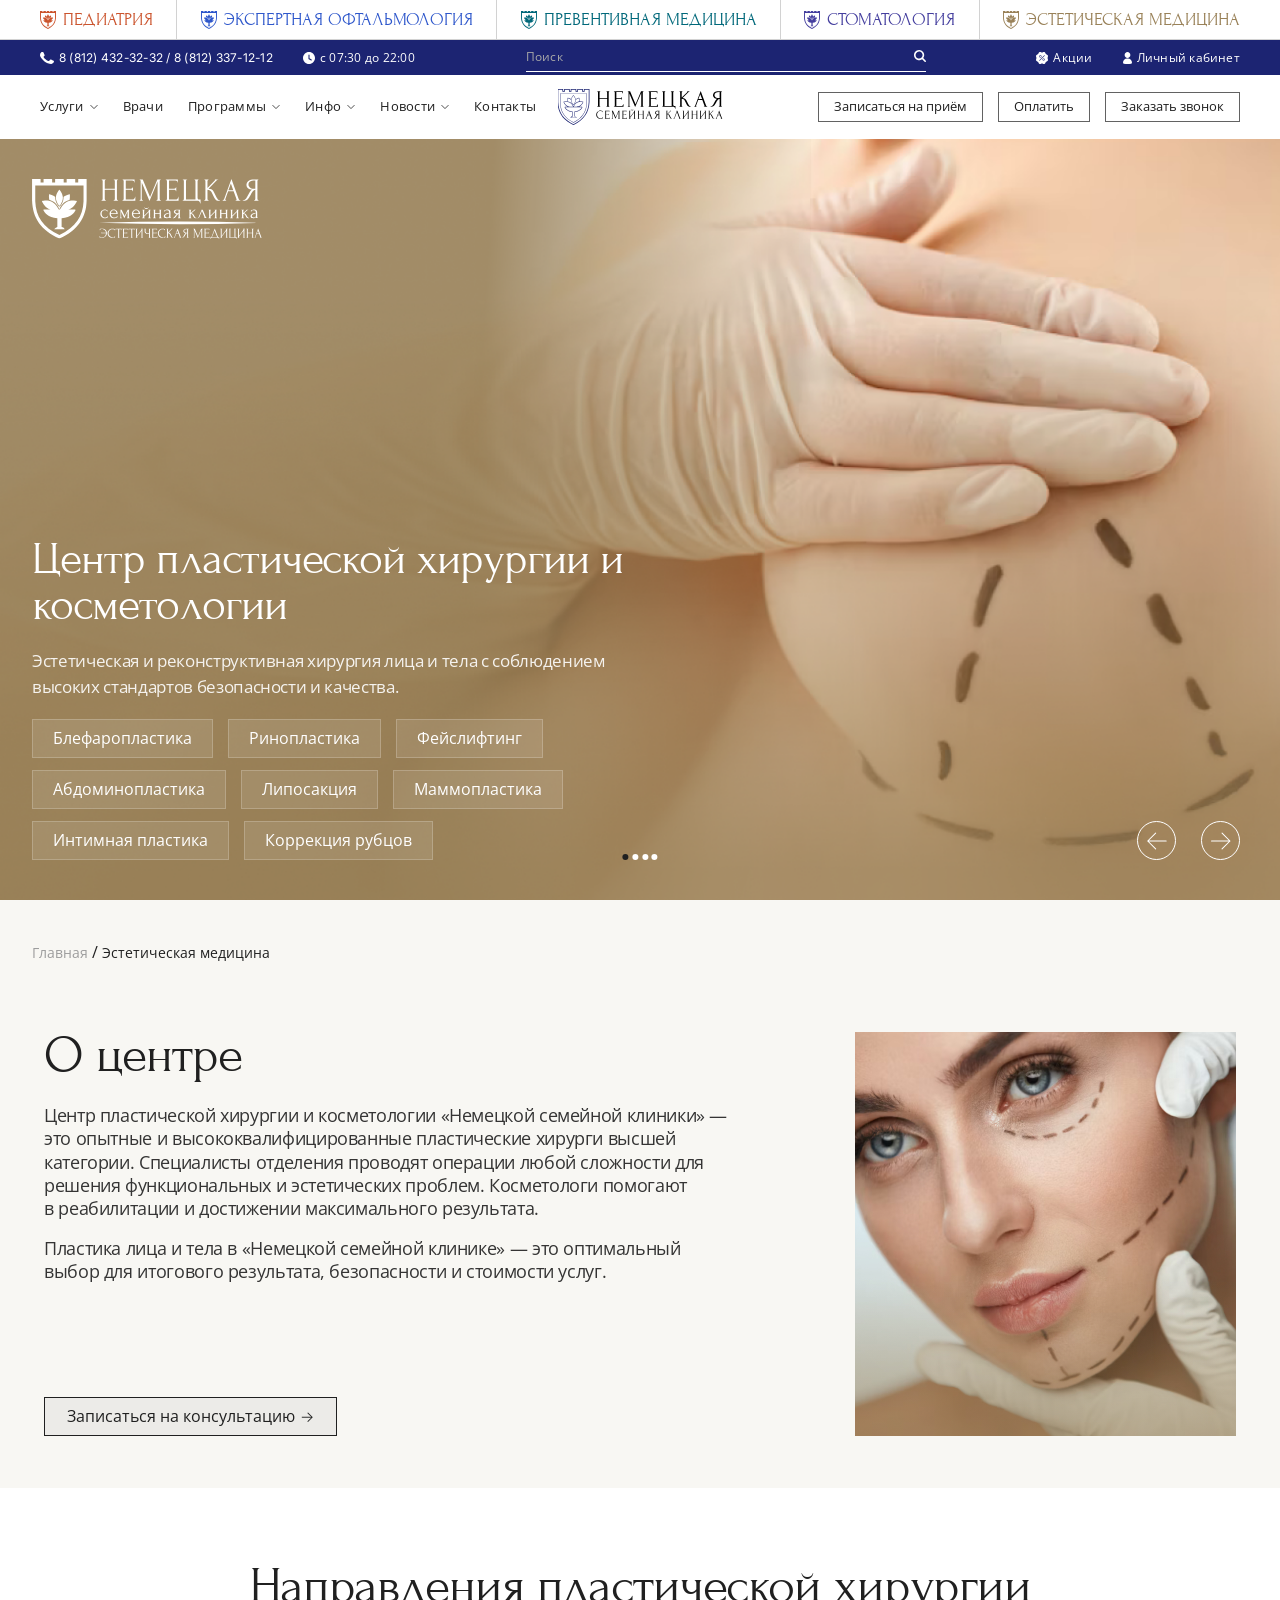
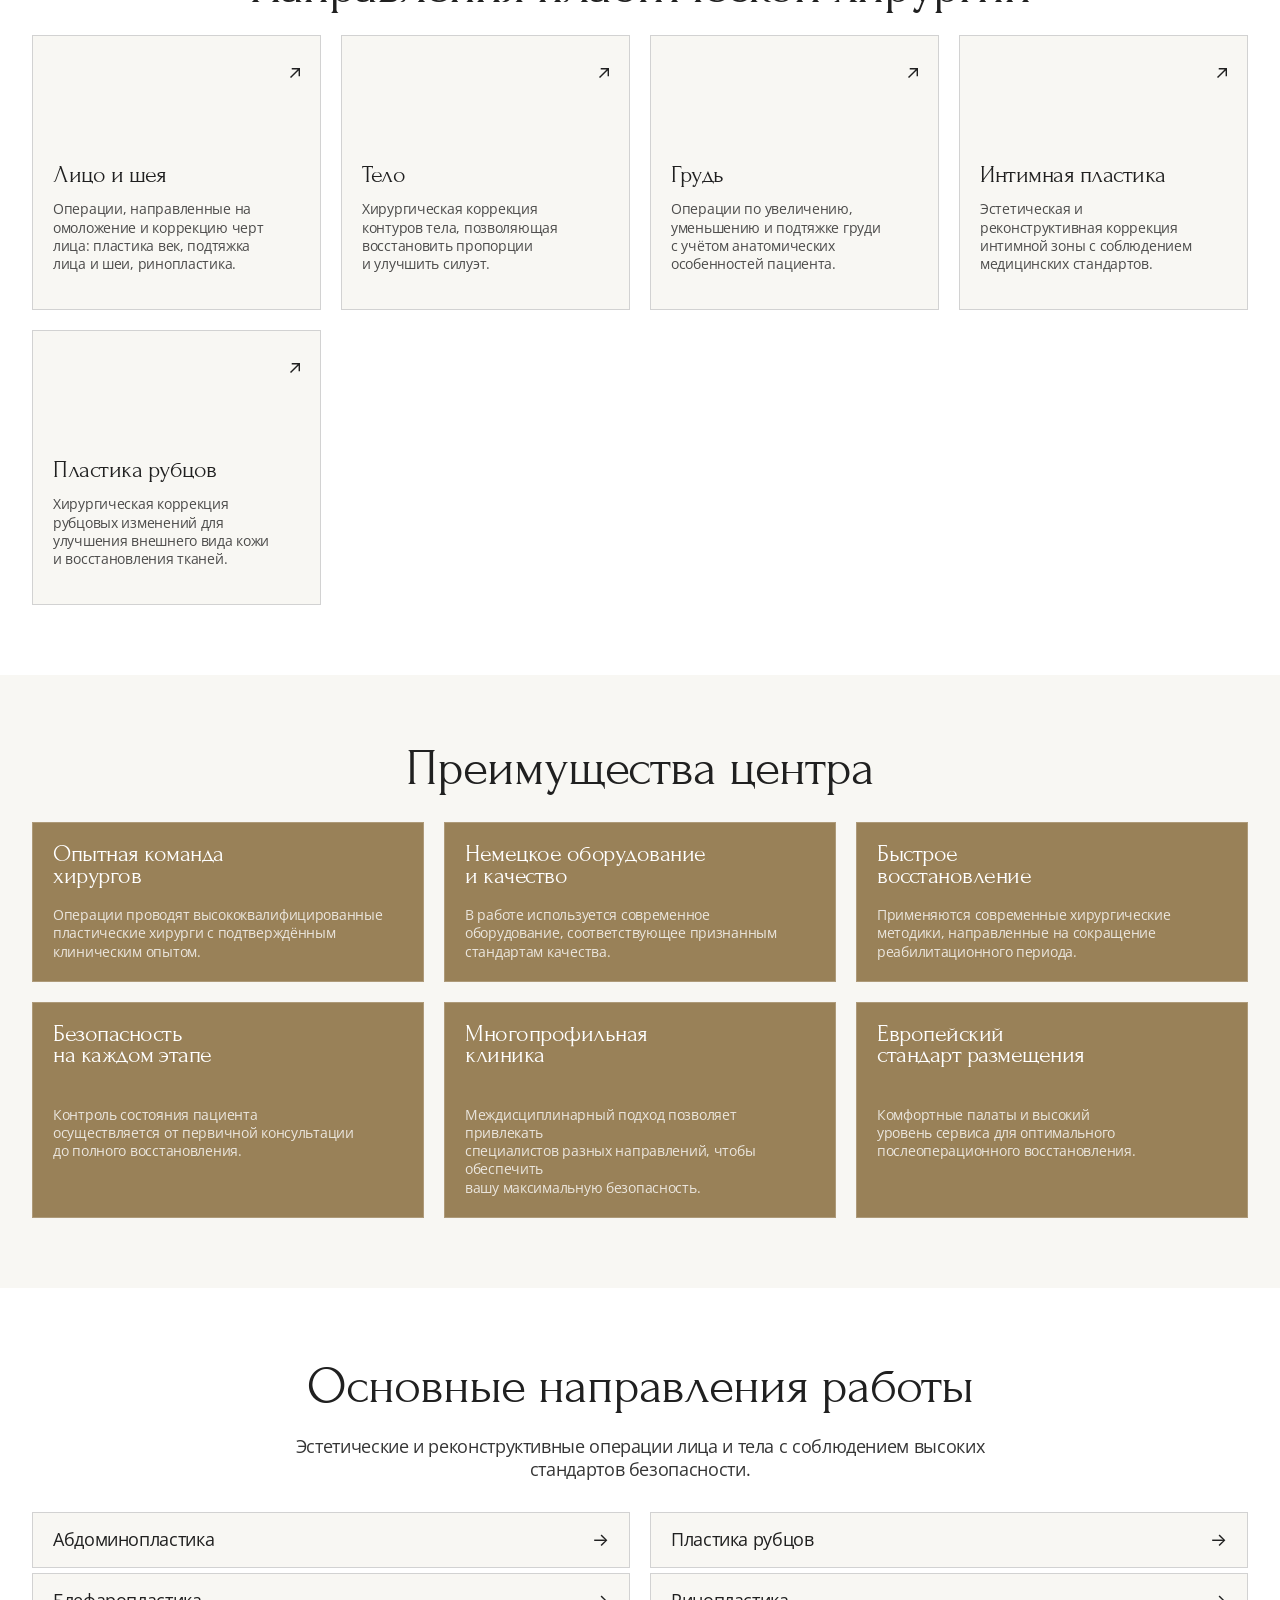
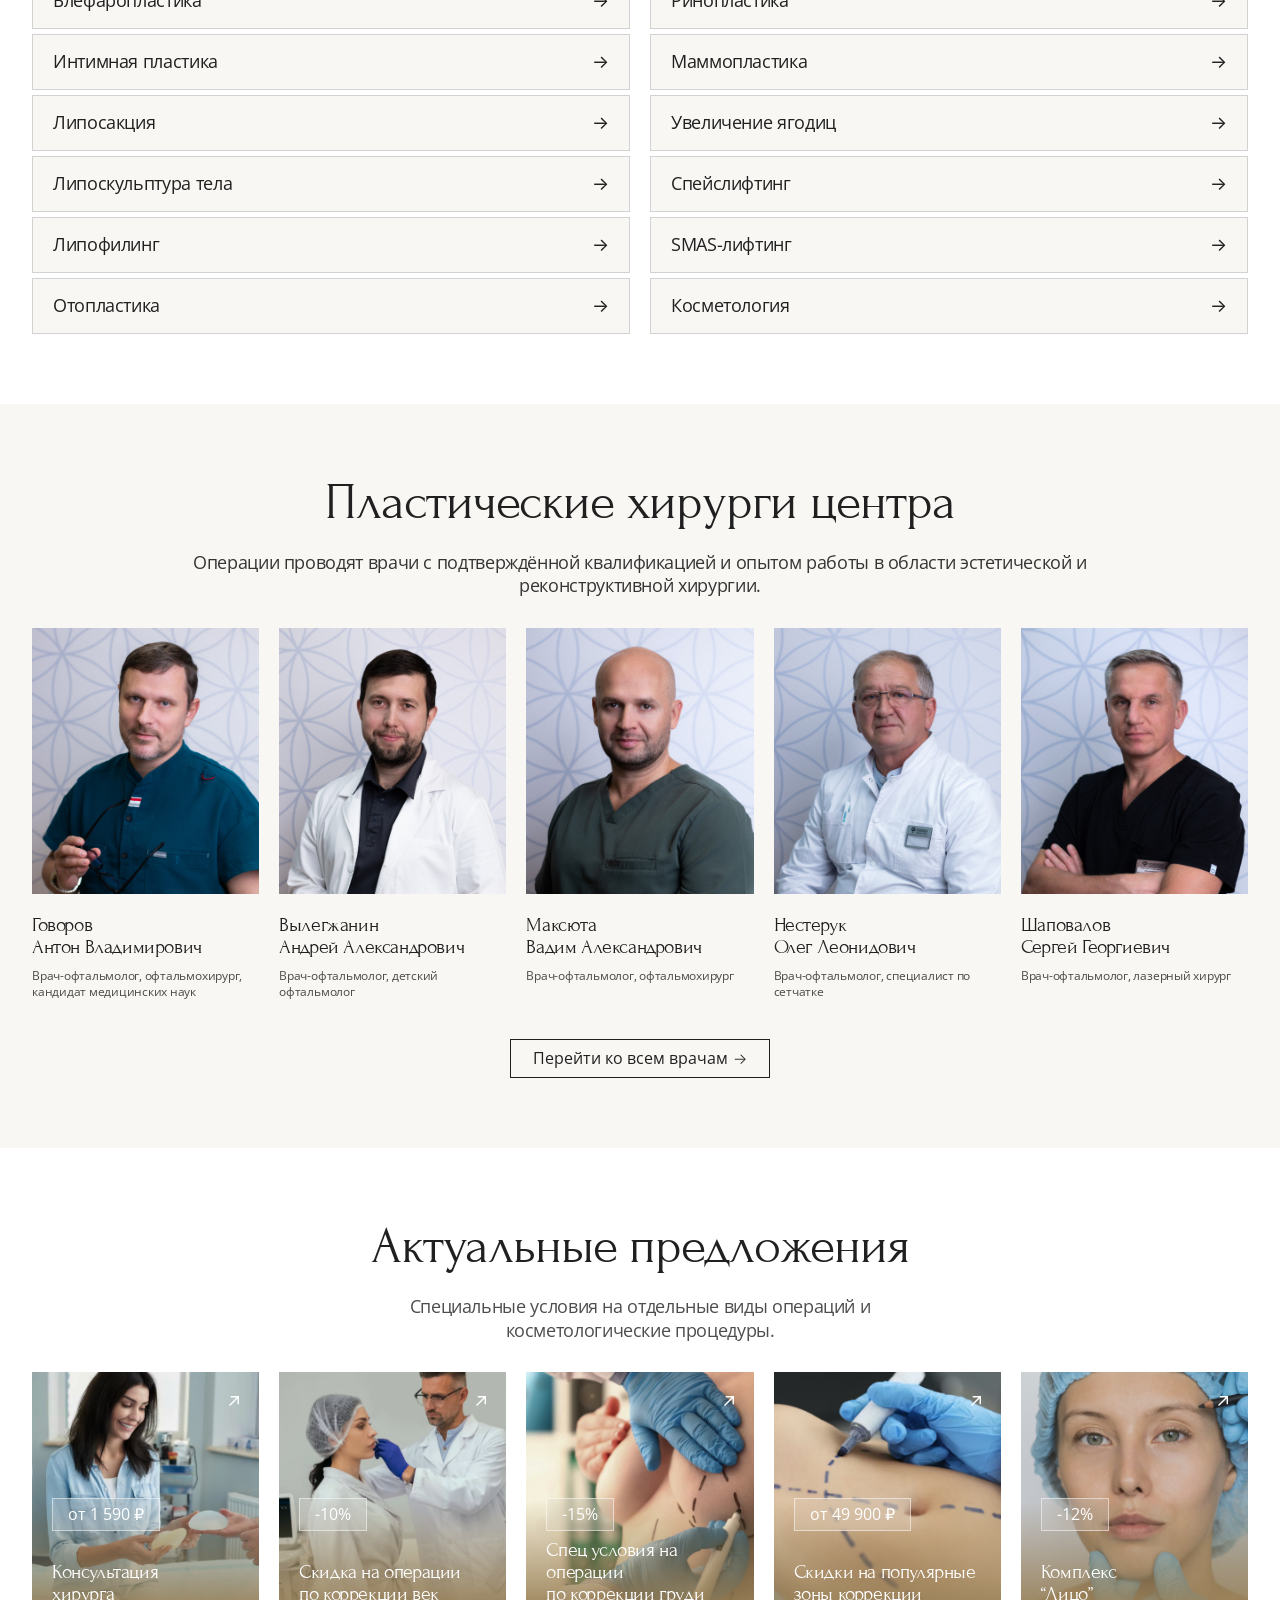
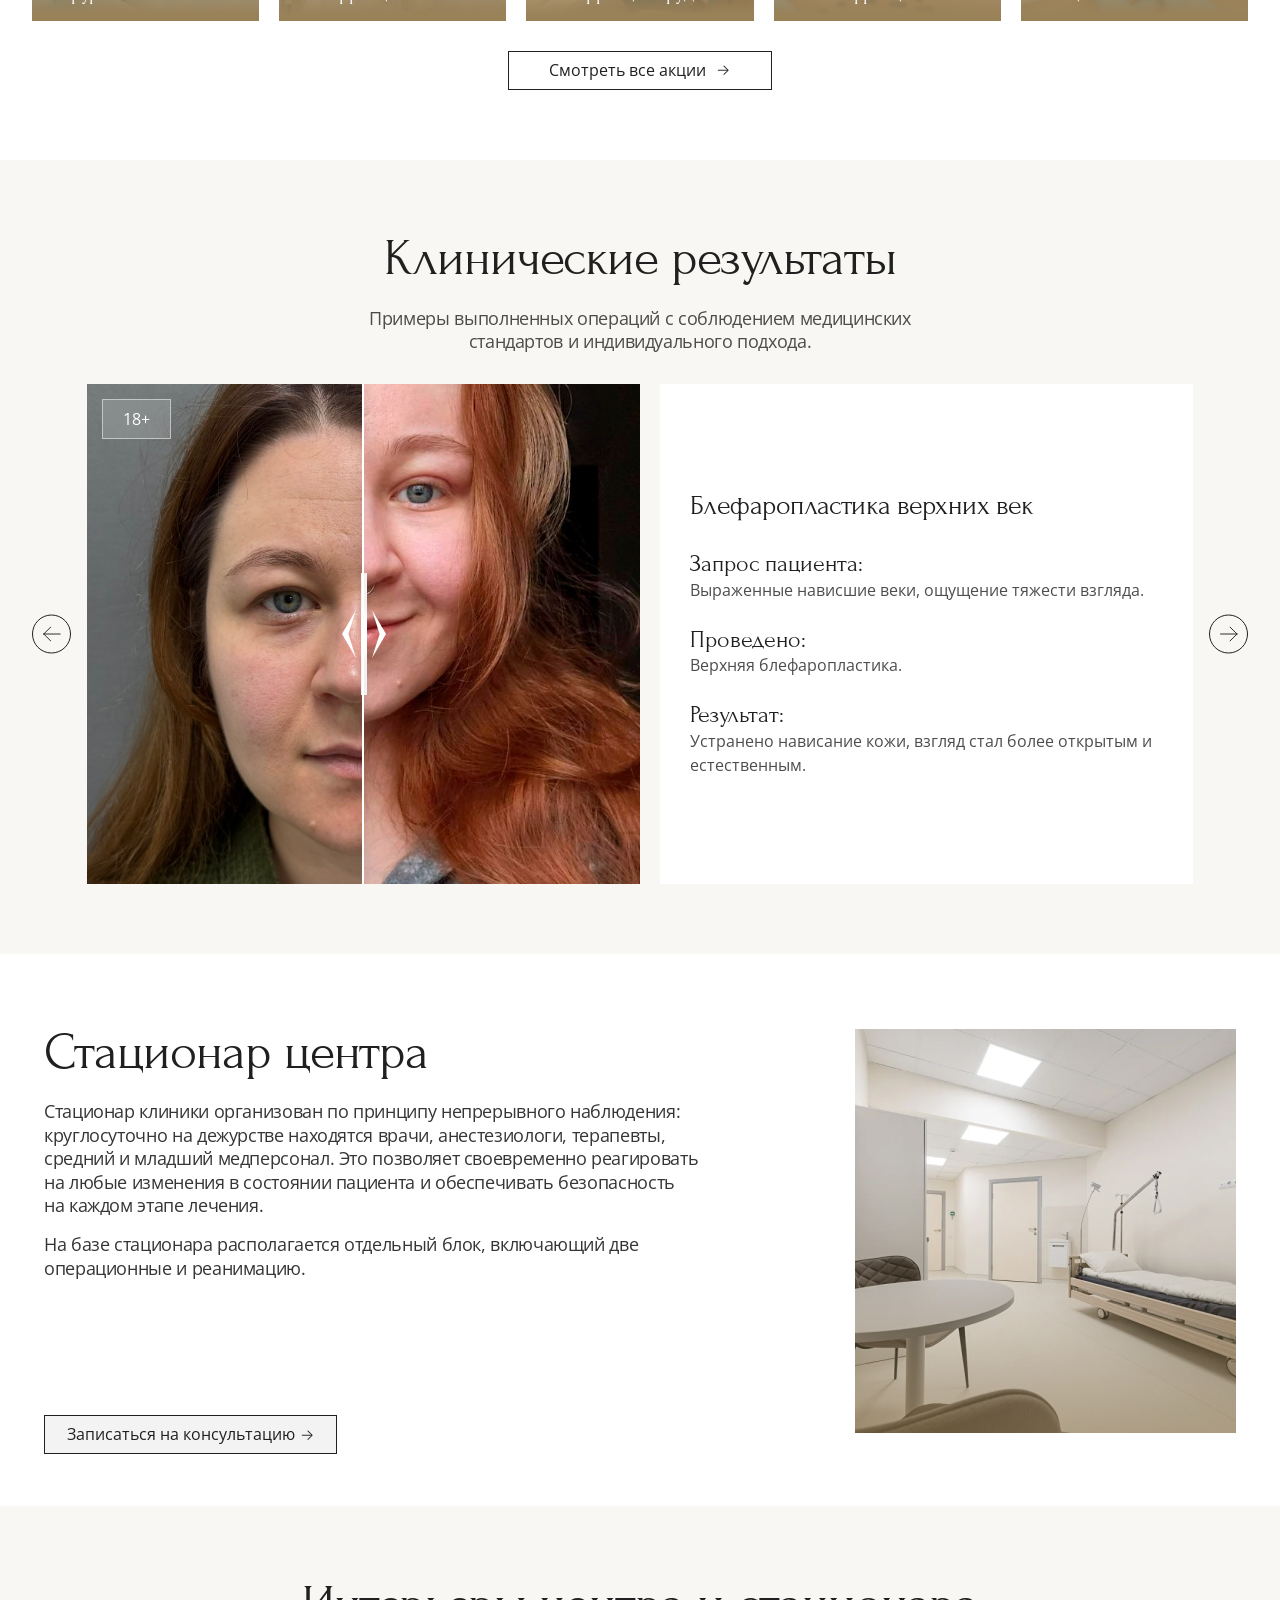
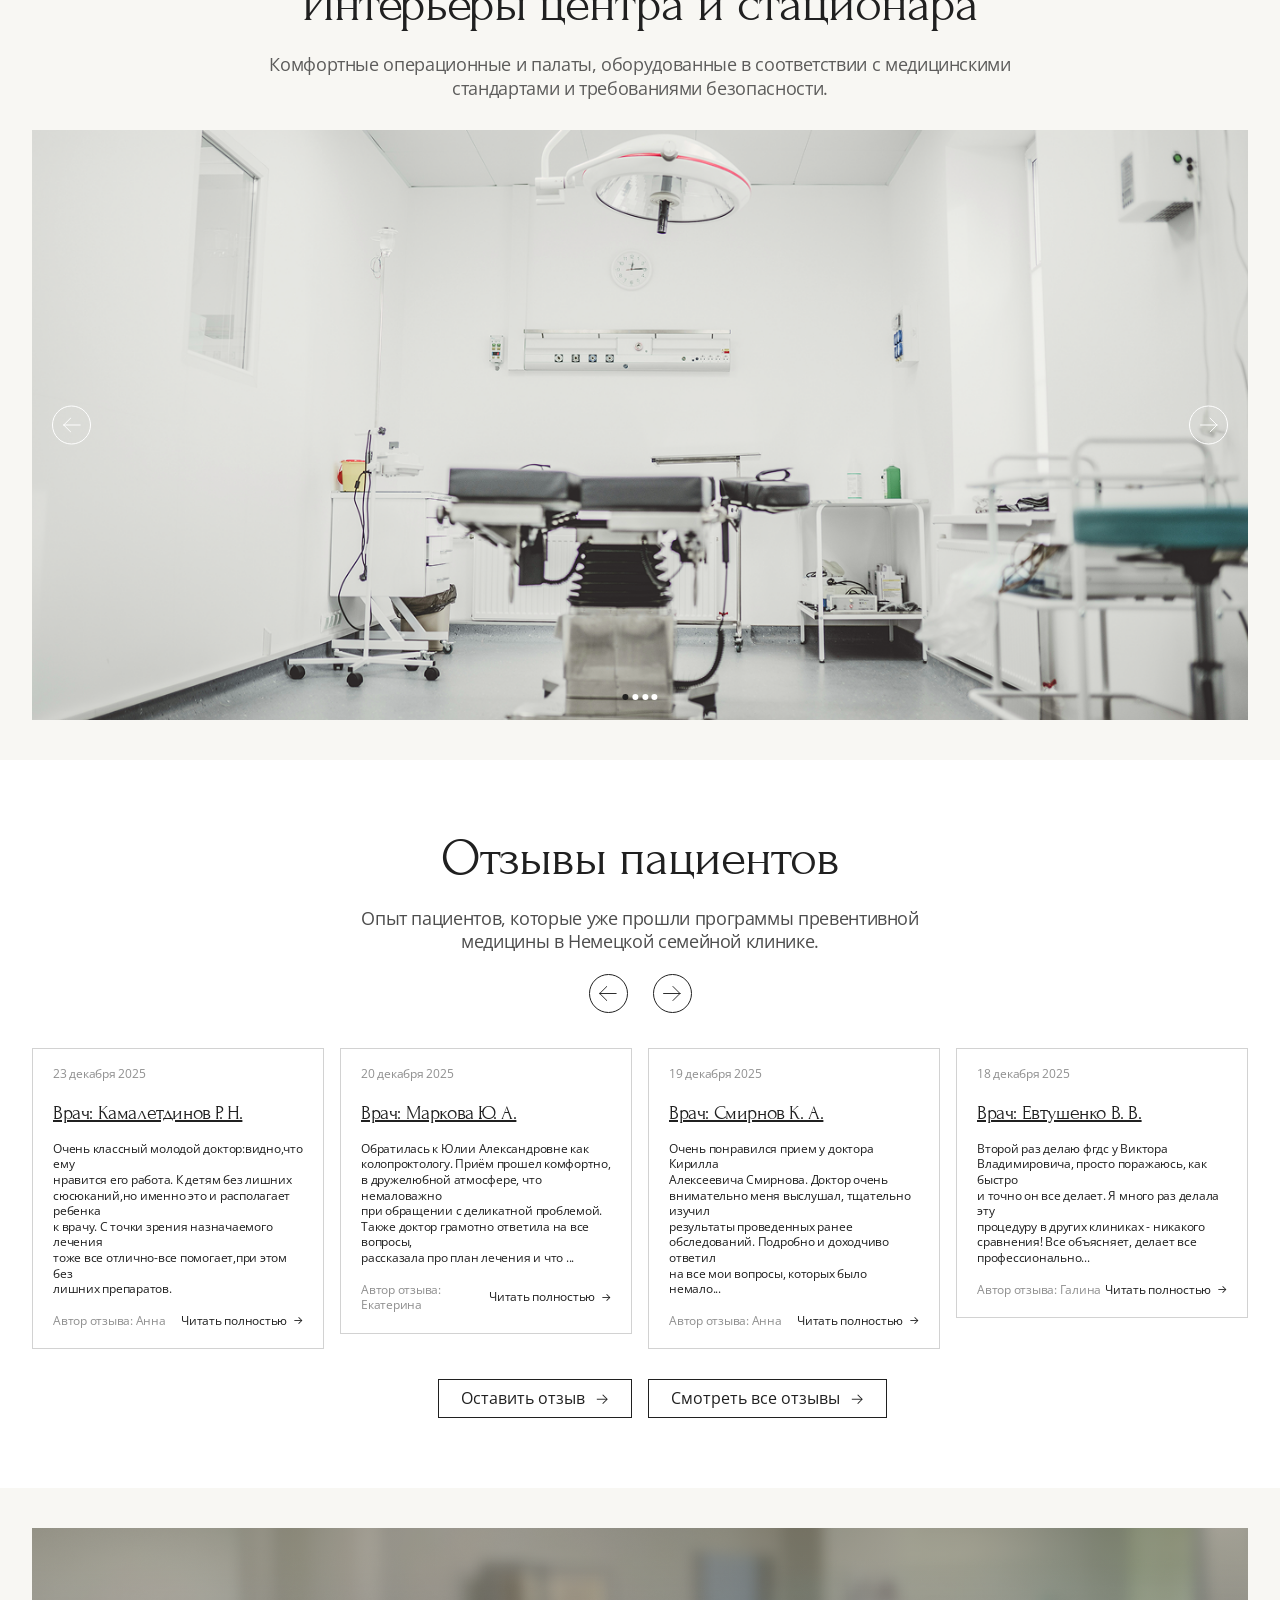
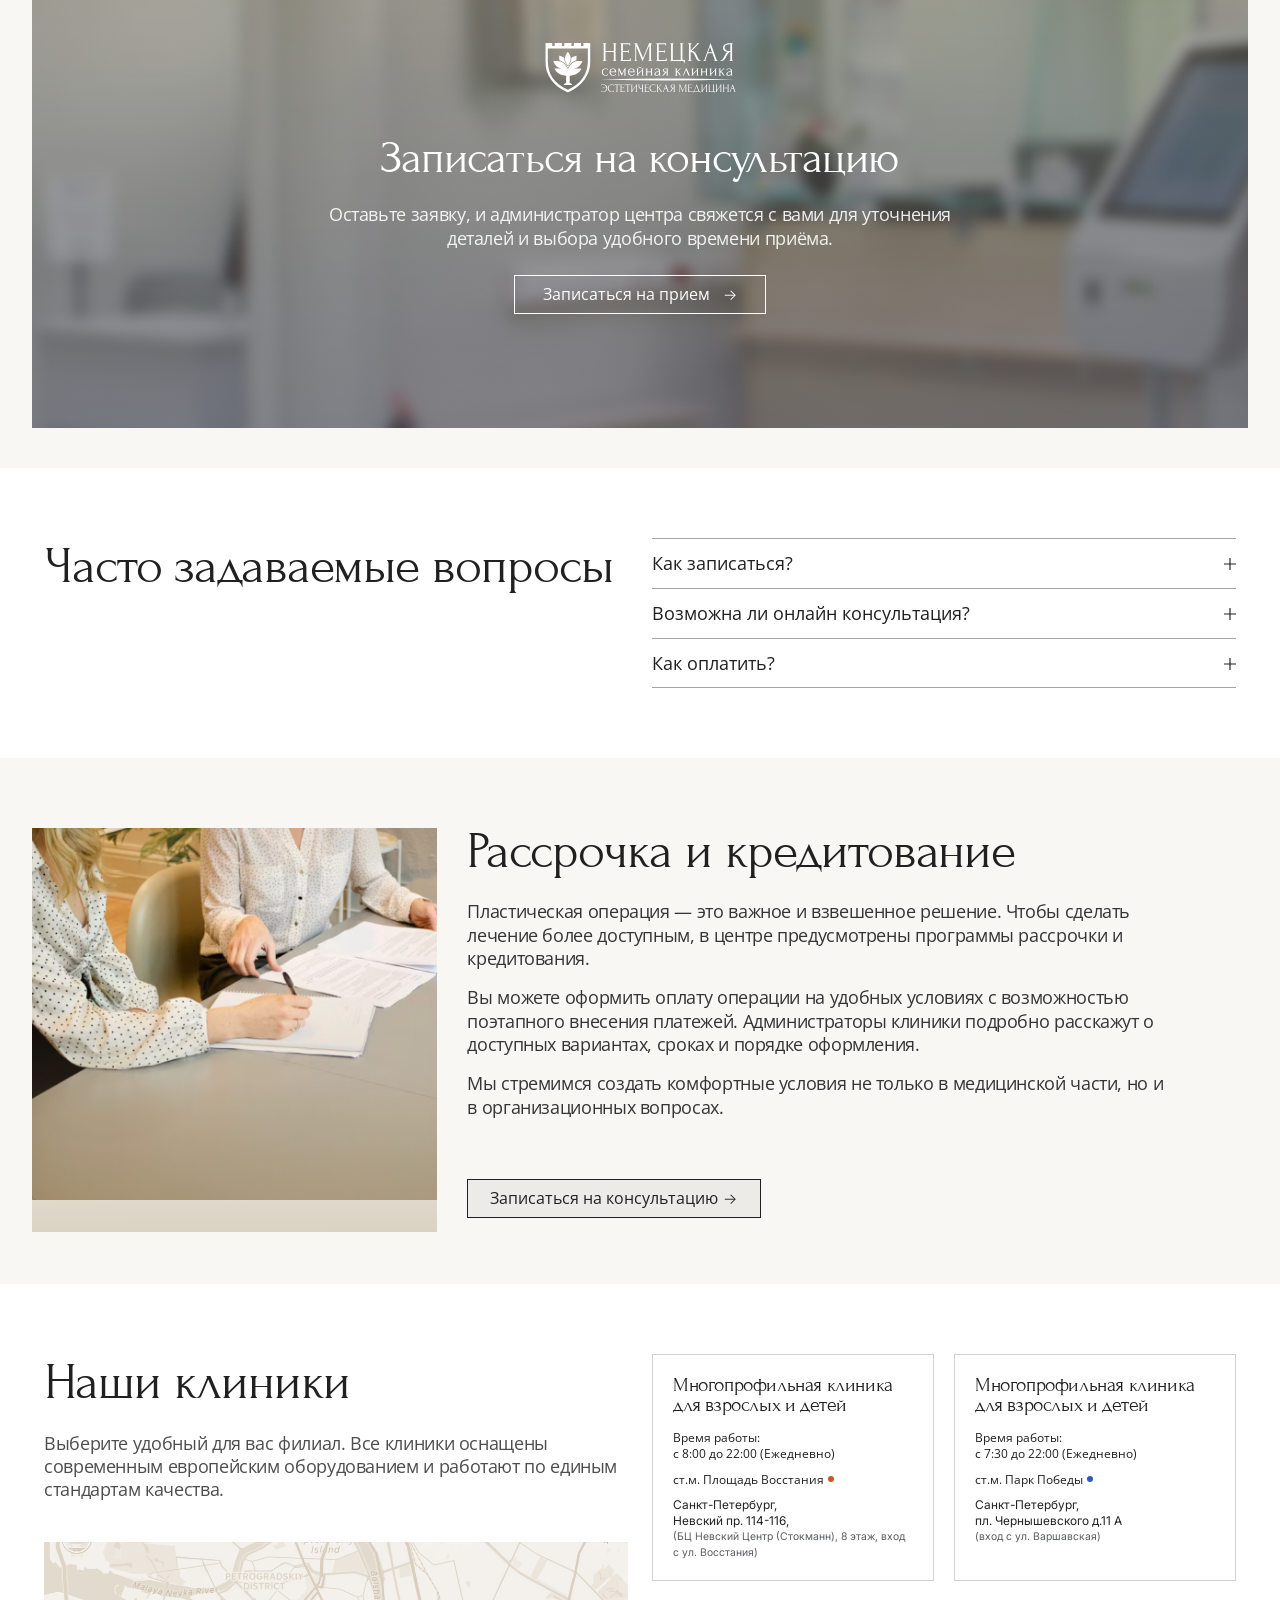
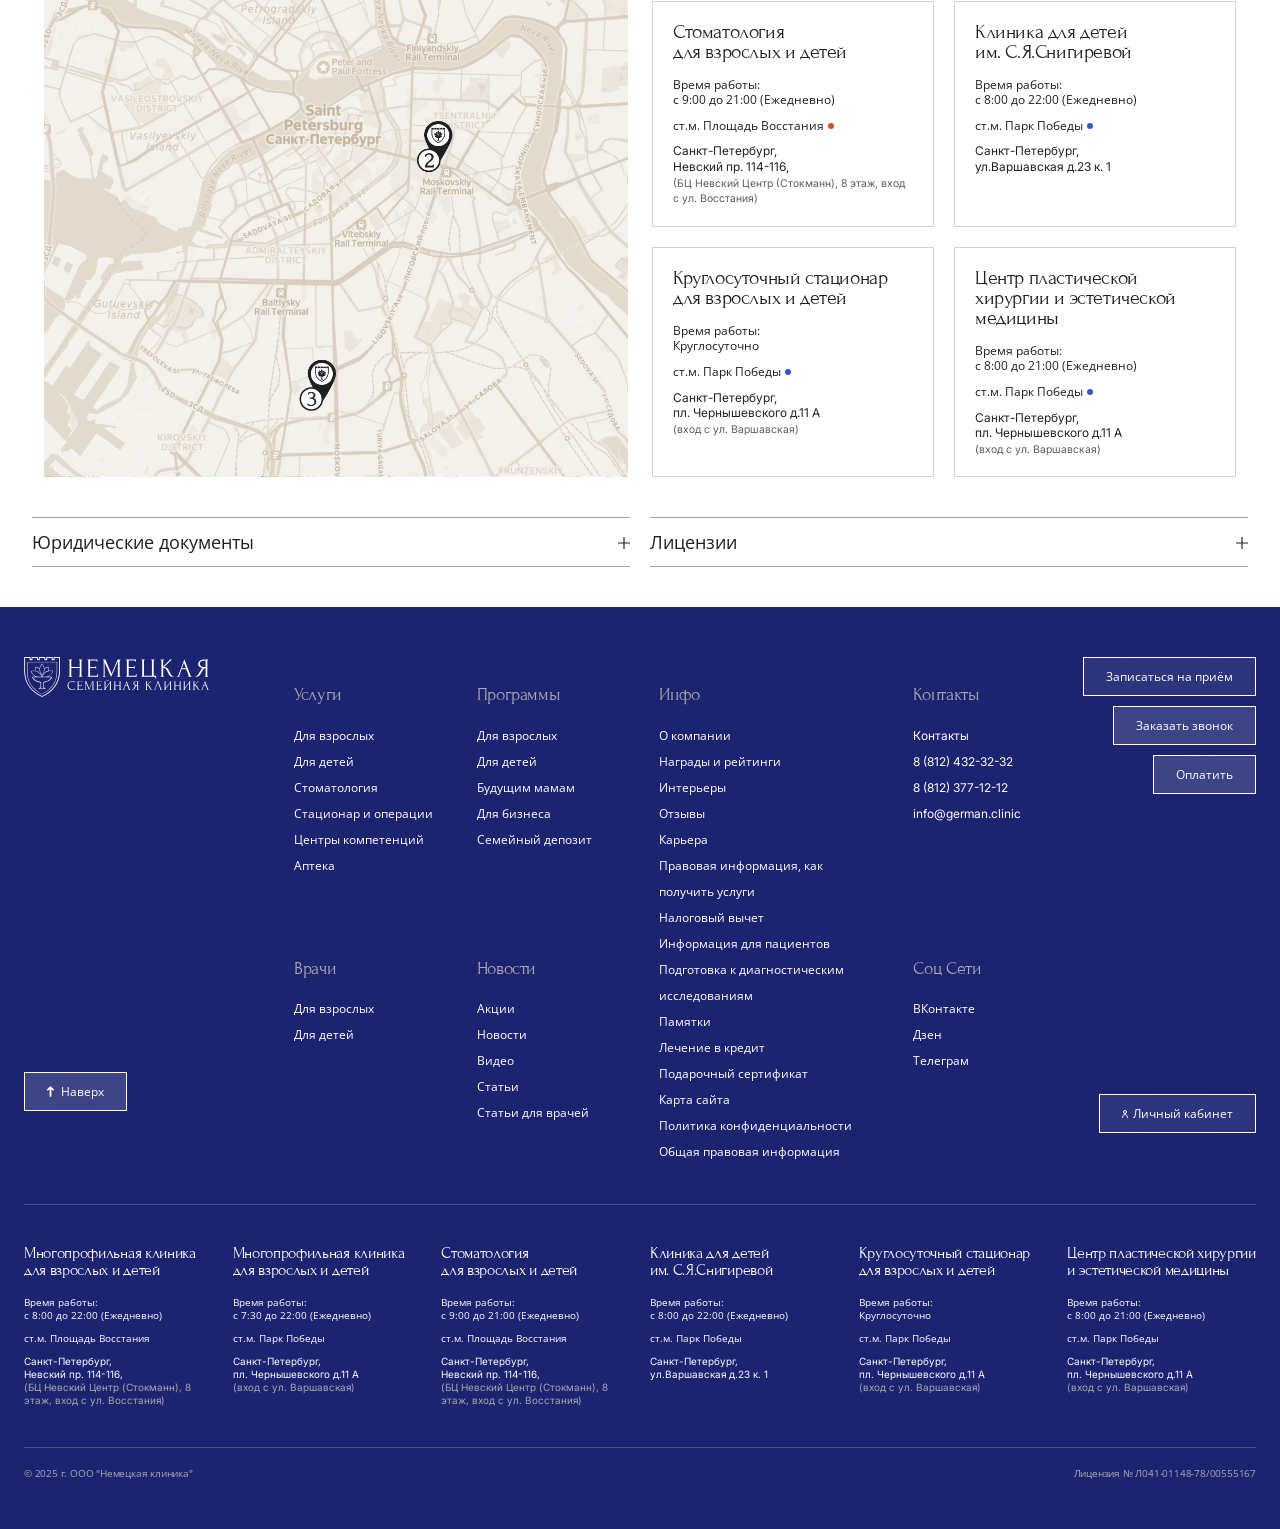
<file: aesthetic.html>
<!DOCTYPE html>
<html lang="en">

<head>
    <meta charset="UTF-8">
    <meta name="viewport" content="width=device-width, initial-scale=1.0">
    <title>Немецкая семейная клиника — Санкт-Петербург</title>

    <!-- Local Fonts -->
    <link rel="stylesheet" href="css/fonts.css">

    <!-- Bootstrap 5 CSS -->
    <link href="https://cdn.jsdelivr.net/npm/bootstrap@5.3.2/dist/css/bootstrap.min.css" rel="stylesheet">

    <!-- Bootstrap Icons -->
    <link rel="stylesheet" href="https://cdn.jsdelivr.net/npm/bootstrap-icons@1.11.1/font/bootstrap-icons.css">

    <!-- Custom CSS -->
    <link rel="stylesheet" type="text/css" href="css_twenty/foundation.css">
    <link rel="stylesheet" type="text/css" href="css_twenty/twentytwenty.css">
    <link rel="stylesheet" href="css/aesthetic/style.css">
</head>

<body>

    <!-- ============================================
         HEADER / MENU (3 уровня)
    ============================================= -->
    <header class="header" id="header">
        <!-- Mobile Header -->
        <div class="mobile-header">
            <a href="/" class="mobile-logo">
                <img src="assets/images/logo.svg" alt="Немецкая семейная клиника">
            </a>
            <div class="mobile-header-actions">
                <a href="tel:+78124323232" class="mobile-header-icon" aria-label="Позвонить">
                    <img src="assets/images/icons/icon-phone-mob.svg" alt="Телефон">
                </a>
                <a href="#" class="mobile-header-icon" aria-label="Поиск">
                    <img src="assets/images/icons/icon-search-mob.svg" alt="Поиск">
                </a>
                <a href="#" class="mobile-header-icon" aria-label="Личный кабинет">
                    <img src="assets/images/icons/icon-user-mob.svg" alt="Личный кабинет">
                </a>
                <a href="#" class="mobile-header-icon" aria-label="Настройки">
                    <img src="assets/images/icons/icon-star-mob.svg" alt="Настройки">

                </a>
                <button class="menu-toggle" type="button" aria-label="Открыть меню">
                    <span></span>
                    <span></span>
                    <span></span>
                </button>
            </div>
        </div>

        <!-- Mobile Menu -->
        <div class="mobile-menu" role="dialog" aria-modal="true" aria-label="Мобильное меню">
            <div class="mobile-menu-panel">
                <!-- Шапка меню -->
                <div class="mobile-menu-header">
                    <a href="/" class="mobile-menu-logo">
                        <img src="assets/images/logo.svg" alt="Немецкая семейная клиника">
                    </a>
                    <div class="mobile-menu-header-actions">
                        <a href="tel:+78124323232" class="mobile-menu-icon" aria-label="Позвонить">
                            <img src="assets/images/icons/icon-phone-mob.svg" alt="Телефон">
                        </a>
                        <a href="#" class="mobile-menu-icon" aria-label="Поиск">
                            <img src="assets/images/icons/icon-search-mob.svg" alt="Поиск">
                        </a>
                        <a href="#" class="mobile-menu-icon" aria-label="Личный кабинет">
                            <img src="assets/images/icons/icon-user-mob.svg" alt="Личный кабинет">
                        </a>
                        <a href="#" class="mobile-menu-icon" aria-label="Настройки">
                            <img src="assets/images/icons/icon-star-mob.svg" alt="Настройки">

                        </a>
                        <button class="mobile-menu-close" type="button" aria-label="Закрыть меню">
                            <svg width="20" height="20" viewBox="0 0 20 20" fill="none"
                                xmlns="http://www.w3.org/2000/svg">
                                <path d="M15 5L5 15M5 5L15 15" stroke="currentColor" stroke-width="1"
                                    stroke-linecap="round" />
                            </svg>
                        </button>
                    </div>
                </div>

                <!-- Навигация -->
                <nav class="mobile-menu-nav" role="navigation">
                    <!-- Услуги (аккордеон) -->
                    <div class="mobile-nav-item">
                        <button class="mobile-nav-toggle" type="button" aria-expanded="false">
                            <span>Услуги</span>
                            <svg class="mobile-nav-arrow" width="10" height="6" viewBox="0 0 10 6" fill="none"
                                xmlns="http://www.w3.org/2000/svg">
                                <path d="M1 1L5 5L9 1" stroke="currentColor" stroke-width="1.5" stroke-linecap="round"
                                    stroke-linejoin="round" />
                            </svg>
                        </button>
                        <div class="mobile-nav-submenu">
                            <a href="#">Для взрослых</a>
                            <a href="#">Для детей</a>
                            <a href="#">Стоматология</a>
                            <a href="#">Стационар и операции</a>
                            <a href="#">Центры компетенций</a>
                            <a href="#">Аптека</a>
                        </div>
                    </div>

                    <!-- Врачи (простая ссылка) -->
                    <a href="#" class="mobile-nav-link">Врачи</a>

                    <!-- Программы (аккордеон) -->
                    <div class="mobile-nav-item">
                        <button class="mobile-nav-toggle" type="button" aria-expanded="false">
                            <span>Программы</span>
                            <svg class="mobile-nav-arrow" width="10" height="6" viewBox="0 0 10 6" fill="none"
                                xmlns="http://www.w3.org/2000/svg">
                                <path d="M1 1L5 5L9 1" stroke="currentColor" stroke-width="1.5" stroke-linecap="round"
                                    stroke-linejoin="round" />
                            </svg>
                        </button>
                        <div class="mobile-nav-submenu">
                            <a href="#">Для взрослых</a>
                            <a href="#">Для детей</a>
                            <a href="#">Будущим мамам</a>
                            <a href="#">Для бизнеса</a>
                            <a href="#">Семейный депозит</a>
                        </div>
                    </div>

                    <!-- Инфо (аккордеон) -->
                    <div class="mobile-nav-item">
                        <button class="mobile-nav-toggle" type="button" aria-expanded="false">
                            <span>Инфо</span>
                            <svg class="mobile-nav-arrow" width="10" height="6" viewBox="0 0 10 6" fill="none"
                                xmlns="http://www.w3.org/2000/svg">
                                <path d="M1 1L5 5L9 1" stroke="currentColor" stroke-width="1.5" stroke-linecap="round"
                                    stroke-linejoin="round" />
                            </svg>
                        </button>
                        <div class="mobile-nav-submenu">
                            <a href="about.html">О компании</a>
                            <a href="#">Награды и рейтинги</a>
                            <a href="#">Интерьеры</a>
                            <a href="#">Отзывы</a>
                            <a href="#">Видео</a>
                            <a href="#">Карьера</a>
                            <a href="#">Правовая информация</a>
                            <a href="#">Налоговый вычет</a>
                            <a href="#">Информация для пациентов</a>
                            <a href="#">Подготовка к исследованиям</a>
                            <a href="#">Памятки</a>
                            <a href="#">Лечение в кредит</a>
                            <a href="#">Подарочный сертификат</a>
                        </div>
                    </div>

                    <!-- Новости (аккордеон) -->
                    <div class="mobile-nav-item">
                        <button class="mobile-nav-toggle" type="button" aria-expanded="false">
                            <span>Новости</span>
                            <svg class="mobile-nav-arrow" width="10" height="6" viewBox="0 0 10 6" fill="none"
                                xmlns="http://www.w3.org/2000/svg">
                                <path d="M1 1L5 5L9 1" stroke="currentColor" stroke-width="1.5" stroke-linecap="round"
                                    stroke-linejoin="round" />
                            </svg>
                        </button>
                        <div class="mobile-nav-submenu">
                            <a href="#">Новости</a>
                            <a href="#">Статьи</a>
                            <a href="#">Видео</a>
                            <a href="#">Для врачей</a>
                        </div>
                    </div>

                    <!-- Контакты (простая ссылка) -->
                    <a href="#" class="mobile-nav-link">Контакты</a>
                </nav>

                <!-- Направления -->
                <div class="mobile-menu-departments">
                    <a href="#" class="mobile-dept-link mobile-dept-pediatrics">
                        <img src="assets/images/icons/dept-pediatrics.svg" alt="" width="16" height="18">
                        <span>Педиатрия</span>
                    </a>
                    <a href="#" class="mobile-dept-link mobile-dept-ophthalmology">
                        <img src="assets/images/icons/dept-ophthalmology.svg" alt="" width="16" height="18">
                        <span>Экспертная офтальмология</span>
                    </a>
                    <a href="#" class="mobile-dept-link mobile-dept-preventive">
                        <img src="assets/images/icons/dept-preventive.svg" alt="" width="16" height="18">
                        <span>Превентивная медицина</span>
                    </a>
                    <a href="#" class="mobile-dept-link mobile-dept-dentistry">
                        <img src="assets/images/icons/dept-dentistry.svg" alt="" width="16" height="18">
                        <span>Стоматология</span>
                    </a>
                    <a href="#" class="mobile-dept-link mobile-dept-aesthetic">
                        <img src="assets/images/icons/dept-aesthetic.svg" alt="" width="16" height="18">
                        <span>Эстетическая медицина</span>
                    </a>
                </div>

                <!-- Кнопки действий -->
                <div class="mobile-menu-actions">
                    <a href="#" class="mobile-menu-btn">Записаться на приём</a>
                    <a href="#" class="mobile-menu-btn">Оплатить</a>
                    <a href="#" class="mobile-menu-btn">Заказать звонок</a>
                </div>

                <!-- Контактная информация -->
                <div class="mobile-menu-contacts">
                    <a href="tel:+78124323232" class="mobile-menu-phone">
                        <svg width="14" height="14" viewBox="0 0 14 14" fill="none" xmlns="http://www.w3.org/2000/svg">
                            <path
                                d="M12.8333 9.87V11.62C12.8339 11.7825 12.8007 11.9433 12.7357 12.0923C12.6707 12.2413 12.5751 12.3753 12.4553 12.4856C12.3355 12.596 12.1942 12.6802 12.0403 12.7326C11.8863 12.7851 11.7232 12.8045 11.5617 12.7894C9.76663 12.5939 8.04469 11.9783 6.52917 11.0015C5.11803 10.0996 3.92291 8.90449 3.02083 7.49335C2.04063 5.97092 1.42479 4.2404 1.23333 2.43835C1.21832 2.27733 1.23752 2.11484 1.28959 1.96136C1.34166 1.80789 1.42547 1.66693 1.53546 1.54728C1.64545 1.42763 1.77909 1.33201 1.92772 1.26661C2.07636 1.20122 2.2369 1.16743 2.39958 1.16765H4.14958C4.43063 1.16474 4.70299 1.26399 4.91538 1.44631C5.12776 1.62862 5.26558 1.88167 5.30333 2.16027C5.37417 2.71669 5.50802 3.26317 5.70222 3.78985C5.77972 3.99722 5.79461 4.22249 5.7451 4.43819C5.69559 4.65388 5.58366 4.85024 5.42316 5.0043L4.67444 5.75302C5.50342 7.20037 6.69963 8.39658 8.14698 9.22556L8.8957 8.47684C9.04976 8.31634 9.24612 8.20441 9.46181 8.1549C9.67751 8.10539 9.90278 8.12028 10.1101 8.19778C10.6368 8.39198 11.1833 8.52583 11.7397 8.59667C12.0222 8.63479 12.2784 8.77575 12.4611 8.99282C12.6439 9.20989 12.7405 9.48726 12.7333 9.77156L12.8333 9.87Z"
                                stroke="currentColor" stroke-width="1.2" stroke-linecap="round"
                                stroke-linejoin="round" />
                        </svg>
                        <span>8 (812) 432-32-32 / 8 (812) 337-12-12</span>
                    </a>
                    <div class="mobile-menu-time">
                        <svg width="14" height="14" viewBox="0 0 14 14" fill="none" xmlns="http://www.w3.org/2000/svg">
                            <circle cx="7" cy="7" r="6" stroke="currentColor" stroke-width="1.2" />
                            <path d="M7 3.5V7L9.5 9.5" stroke="currentColor" stroke-width="1.2"
                                stroke-linecap="round" />
                        </svg>
                        <span>с 07:30 до 22:00</span>
                    </div>
                </div>
            </div>
        </div>

        <!-- Menu Level 1 - Направления -->
        <div class="menu-level-1">
            <div class="menu-level-1-inner">
                <a href="#" class="department-link department-pediatrics">
                    <span class="dept-icon">
                        <img src="assets/images/icons/dept-pediatrics.svg" alt="" width="16" height="18">
                    </span>
                    Педиатрия
                </a>
                <div class="dept-divider"></div>
                <a href="#" class="department-link department-ophthalmology">
                    <span class="dept-icon">
                        <img src="assets/images/icons/dept-ophthalmology.svg" alt="" width="16" height="18">
                    </span>
                    Экспертная офтальмология
                </a>
                <div class="dept-divider"></div>
                <a href="#" class="department-link department-preventive">
                    <span class="dept-icon">
                        <img src="assets/images/icons/dept-preventive.svg" alt="" width="16" height="18">
                    </span>
                    Превентивная медицина
                </a>
                <div class="dept-divider"></div>
                <a href="#" class="department-link department-dentistry">
                    <span class="dept-icon">
                        <img src="assets/images/icons/dept-dentistry.svg" alt="" width="16" height="18">
                    </span>
                    Стоматология
                </a>
                <div class="dept-divider"></div>
                <a href="#" class="department-link department-aesthetic">
                    <span class="dept-icon">
                        <img src="assets/images/icons/dept-aesthetic.svg" alt="" width="16" height="18">
                    </span>
                    Эстетическая медицина
                </a>
            </div>
        </div>

        <!-- Menu Level 2 - Контакты и поиск -->
        <div class="menu-level-2">
            <div class="menu-level-2-inner">
                <div class="menu-level-2-left">
                    <a href="tel:+78124323232" class="contact-link">
                        <img src="assets/images/icons/icon-phone.svg" alt="" width="14" height="12">
                        <span>8 (812) 432-32-32 / <span>8 (812) 337-12-12</span></span>
                    </a>
                    <div class="time-info">
                        <img src="assets/images/icons/icon-clock.svg" alt="" width="12" height="12">
                        <span>c 07:30 до 22:00</span>
                    </div>
                </div>
                <div class="menu-search-box">
                    <input type="text" class="menu-search-input" placeholder="Поиск">
                    <img src="assets/images/icons/icon-search.svg" alt="" class="menu-search-icon" width="12"
                        height="12">
                </div>
                <div class="menu-level-2-right">
                    <a href="#" class="header-link">
                        <img src="assets/images/icons/icon-star.svg" alt="" width="12" height="12">
                        <span>Акции</span>
                    </a>
                    <a href="#" class="header-link">
                        <img src="assets/images/icons/icon-user.svg" alt="" width="9" height="12">
                        <span>Личный кабинет</span>
                    </a>
                </div>
            </div>
        </div>

        <!-- Menu Level 3 - Навигация -->
        <div class="menu-level-3">
            <div class="menu-level-3-inner">
                <nav class="main-nav">
                    <div class="nav-item-wrapper">
                        <a href="#" class="nav-link nav-dropdown" data-dropdown="services">
                            Услуги
                            <svg class="nav-arrow" width="8" height="4" viewBox="0 0 9 5" fill="none"
                                xmlns="http://www.w3.org/2000/svg">
                                <path d="M0.5 0.5L4.49936 4.5L8.49881 0.5" stroke="currentColor" stroke-linecap="round"
                                    stroke-linejoin="round" />
                            </svg>
                        </a>
                        <div class="nav-dropdown-menu" id="dropdown-services">
                            <a href="#">Для взрослых</a>
                            <a href="#">Для детей</a>
                            <a href="#">Стоматология</a>
                            <a href="#">Стационар и операции</a>
                        </div>
                    </div>
                    <div class="nav-item-wrapper">
                        <a href="#" class="nav-link">Врачи</a>
                    </div>
                    <div class="nav-item-wrapper">
                        <a href="#" class="nav-link nav-dropdown" data-dropdown="programs">
                            Программы
                            <svg class="nav-arrow" width="8" height="4" viewBox="0 0 9 5" fill="none"
                                xmlns="http://www.w3.org/2000/svg">
                                <path d="M0.5 0.5L4.49936 4.5L8.49881 0.5" stroke="currentColor" stroke-linecap="round"
                                    stroke-linejoin="round" />
                            </svg>
                        </a>
                        <div class="nav-dropdown-menu" id="dropdown-programs">
                            <a href="#">Для взрослых</a>
                            <a href="#">Для детей</a>
                            <a href="#">Будущим мамам</a>
                            <a href="#">Для бизнеса</a>
                            <a href="#">Семейный депозит</a>
                        </div>
                    </div>
                    <div class="nav-item-wrapper">
                        <a href="#" class="nav-link nav-dropdown" data-dropdown="info">
                            Инфо
                            <svg class="nav-arrow" width="8" height="4" viewBox="0 0 9 5" fill="none"
                                xmlns="http://www.w3.org/2000/svg">
                                <path d="M0.5 0.5L4.49936 4.5L8.49881 0.5" stroke="currentColor" stroke-linecap="round"
                                    stroke-linejoin="round" />
                            </svg>
                        </a>
                        <div class="nav-dropdown-menu nav-dropdown-menu-wide" id="dropdown-info">
                            <a href="about.html">О компании</a>
                            <a href="#">Награды и рейтинги</a>
                            <a href="#">Интерьеры</a>
                            <a href="#">Отзывы</a>
                            <a href="#">Видео</a>
                            <a href="#">Карьера</a>
                            <a href="#">Правовая информация, как получить услуги</a>
                            <a href="#">Налоговый вычет</a>
                            <a href="#">Информация для пациентов</a>
                            <a href="#">Подготовка к диагностическим исследованиям</a>
                            <a href="#">Памятки</a>
                            <a href="#">Лечение в кредит</a>
                            <a href="#">Подарочный сертификат</a>
                        </div>
                    </div>
                    <div class="nav-item-wrapper">
                        <a href="#" class="nav-link nav-dropdown" data-dropdown="news">
                            Новости
                            <svg class="nav-arrow" width="8" height="4" viewBox="0 0 9 5" fill="none"
                                xmlns="http://www.w3.org/2000/svg">
                                <path d="M0.5 0.5L4.49936 4.5L8.49881 0.5" stroke="currentColor" stroke-linecap="round"
                                    stroke-linejoin="round" />
                            </svg>
                        </a>
                        <div class="nav-dropdown-menu" id="dropdown-news">
                            <a href="#">Новости</a>
                            <a href="#">Статьи</a>
                            <a href="#">Статьи для врачей</a>
                        </div>
                    </div>
                    <div class="nav-item-wrapper">
                        <a href="#" class="nav-link">Контакты</a>
                    </div>
                </nav>

                <div class="logo">
                    <a href="/">
                        <img src="assets/images/icons/logo-header.svg" alt="Немецкая семейная клиника" class="logo-img">
                    </a>
                </div>

                <div class="header-actions">
                    <a href="#" class="btn-header d-none">Записаться на приём</a>
                    <a href="#" class="btn-header">Оплатить</a>
                    <a href="#" class="btn-header d-none">Заказать звонок</a>
                </div>
            </div>
        </div>
    </header>


    <main>
        <div class="mobile-breadcrumbs d-md-none">
            <div class="site-container">
                <p class="mobile-breadcrumbs__text"><span>Главная</span> / <strong>Эстетическая медицина</strong></p>
            </div>
        </div>

        <!-- ============================================
             SECTION 1 - HERO SLIDER
        ============================================= -->
        <section class="hero-section aesthetic-hero" id="hero">
            <!-- Фоновое изображение -->
            <div class="hero-bg"></div>

            <!-- Слайдер -->
            <div class="hero-slider">
                <!-- Слайд 1 - Центр пластической хирургии и косметологии -->
                <div class="hero-slide active" data-slide="1">

                    <div class="ophthalmology-hero__body aesthetic-hero__body position-relative container-fluid">
                        <div class="ophthalmology-hero__logo aesthetic-hero__logo">
                            <img src="assets/images/aesthetic/hero-logo-white.svg"
                                alt="Немецкая семейная клиника — Экспертная офтальмология" class="d-block" width="262"
                                height="70" loading="eager">
                        </div>

                        <div class="ophthalmology-hero__content">
                            <h1 class="ophthalmology-hero__title text-white">
                                Центр пластической хирургии и косметологии
                            </h1>
                            <p class="ophthalmology-hero__lead text-white">
                                Эстетическая и реконструктивная хирургия лица и тела с соблюдением высоких стандартов
                                безопасности и качества.
                            </p>
                            <div class="ophthalmology-hero__tags aesthetic-hero__tags">
                                <span class="ophthalmology-hero__tag">Блефаропластика</span>
                                <span class="ophthalmology-hero__tag">Ринопластика</span>
                                <span class="ophthalmology-hero__tag">Фейслифтинг</span>
                                <span class="ophthalmology-hero__tag">Абдоминопластика</span>
                                <span class="ophthalmology-hero__tag">Липосакция</span>
                                <span class="ophthalmology-hero__tag">Маммопластика</span>
                                <span class="ophthalmology-hero__tag">Интимная пластика</span>
                                <span class="ophthalmology-hero__tag">Коррекция рубцов</span>
                            </div>

                        </div>

                        <!-- Стрелки навигации (Desktop) -->
                        <div class="hero-nav aesthetic-hero-nav">
                            <div class="hero-arrows">
                                <button class="arrow-btn arrow-prev" id="heroPrev" aria-label="Предыдущий слайд">
                                    <svg width="19" height="16" viewBox="0 0 19 16" fill="none"
                                        xmlns="http://www.w3.org/2000/svg">
                                        <path
                                            d="M18.2071 8L0.707108 8M0.707108 8L8.20711 15.5M0.707108 8L8.20711 0.499999"
                                            stroke="white" stroke-linecap="round" />
                                    </svg>
                                </button>
                                <button class="arrow-btn arrow-next" id="heroNext" aria-label="Следующий слайд">
                                    <svg width="19" height="16" viewBox="0 0 19 16" fill="none"
                                        xmlns="http://www.w3.org/2000/svg">
                                        <path d="M0.5 8H18M18 8L10.5 0.5M18 8L10.5 15.5" stroke="white"
                                            stroke-linecap="round" />
                                    </svg>
                                </button>
                            </div>
                        </div>
                    </div>
                    <div class="aesthetic-hero__dots">
                        <span class="aesthetic-hero__dot active"></span>
                        <span class="aesthetic-hero__dot"></span>
                        <span class="aesthetic-hero__dot"></span>
                        <span class="aesthetic-hero__dot"></span>
                    </div>
                </div>

                <!-- Слайд 2 - Абдоминопластика -->
                <div class="hero-slide hero-slide-2" data-slide="2">
                    <div class="ophthalmology-hero__body aesthetic-hero__body position-relative container-fluid">
                        <div class="ophthalmology-hero__logo">
                            <img src="assets/images/aesthetic/hero-logo-white.svg"
                                alt="Немецкая семейная клиника — Экспертная офтальмология" class="d-block" width="262"
                                height="70" loading="eager">
                        </div>

                        <div class="ophthalmology-hero__content">
                            <h1 class="ophthalmology-hero__title text-white">
                                Абдоминопластика
                            </h1>
                            <p class="ophthalmology-hero__lead text-white">
                                Хирургическая коррекция области живота для
                                восстановления формы и улучшения контуров
                                тела.
                            </p>
                            <a href="#" class="aesthetic-hero-btn btn btn-outline-light btn-background-light">
                                Записаться на консультацию
                                <span class="btn-arrow">→</span>
                            </a>
                        </div>

                        <!-- Стрелки навигации (Desktop) -->
                        <div class="hero-nav aesthetic-hero-nav">
                            <div class="hero-arrows">
                                <button class="arrow-btn arrow-prev" id="heroPrev" aria-label="Предыдущий слайд">
                                    <svg width="19" height="16" viewBox="0 0 19 16" fill="none"
                                        xmlns="http://www.w3.org/2000/svg">
                                        <path
                                            d="M18.207 8L0.707032 8M0.707032 8L8.20703 15.5M0.707032 8L8.20703 0.499999"
                                            stroke="white" stroke-linecap="round" />
                                    </svg>

                                </button>
                                <button class="arrow-btn arrow-next" id="heroNext" aria-label="Следующий слайд">
                                    <svg width="19" height="16" viewBox="0 0 19 16" fill="none"
                                        xmlns="http://www.w3.org/2000/svg">
                                        <path d="M0.5 8H18M18 8L10.5 0.5M18 8L10.5 15.5" stroke="white"
                                            stroke-linecap="round" />
                                    </svg>

                                </button>
                            </div>
                        </div>
                    </div>
                    <div class="aesthetic-hero__dots">
                        <span class="aesthetic-hero__dot"></span>
                        <span class="aesthetic-hero__dot active"></span>
                        <span class="aesthetic-hero__dot"></span>
                        <span class="aesthetic-hero__dot"></span>
                    </div>
                </div>

                <!-- Слайд 3 - Блефаропластика -->
                <div class="hero-slide hero-slide-3" data-slide="3">
                    <div class="ophthalmology-hero__body aesthetic-hero__body position-relative container-fluid">
                        <div class="ophthalmology-hero__logo">
                            <img src="assets/images/aesthetic/hero-logo-white.svg"
                                alt="Немецкая семейная клиника — Экспертная офтальмология" class="d-block" width="262"
                                height="70" loading="eager">
                        </div>

                        <div class="ophthalmology-hero__content">
                            <h1 class="ophthalmology-hero__title text-white">
                                Блефаропластика
                            </h1>
                            <p class="ophthalmology-hero__lead text-white">
                                Омоложение области вокруг глаз: устранение нависания век, мешков и признаков усталости.
                            </p>
                            <a href="#" class="aesthetic-hero-btn btn btn-outline-light btn-background-light">
                                Записаться на консультацию
                                <span class="btn-arrow">→</span>
                            </a>
                        </div>

                        <!-- Стрелки навигации (Desktop) -->
                        <div class="hero-nav aesthetic-hero-nav">
                            <div class="hero-arrows">
                                <button class="arrow-btn arrow-prev" id="heroPrev" aria-label="Предыдущий слайд">
                                    <svg width="19" height="16" viewBox="0 0 19 16" fill="none"
                                        xmlns="http://www.w3.org/2000/svg">
                                        <path
                                            d="M18.2071 8L0.707108 8M0.707108 8L8.20711 15.5M0.707108 8L8.20711 0.499999"
                                            stroke="white" stroke-linecap="round" />
                                    </svg>
                                </button>
                                <button class="arrow-btn arrow-next" id="heroNext" aria-label="Следующий слайд">
                                    <svg width="19" height="16" viewBox="0 0 19 16" fill="none"
                                        xmlns="http://www.w3.org/2000/svg">
                                        <path d="M0.5 8H18M18 8L10.5 0.5M18 8L10.5 15.5" stroke="white"
                                            stroke-linecap="round" />
                                    </svg>
                                </button>
                            </div>
                        </div>
                    </div>
                    <div class="aesthetic-hero__dots">
                        <span class="aesthetic-hero__dot"></span>
                        <span class="aesthetic-hero__dot"></span>
                        <span class="aesthetic-hero__dot active"></span>
                        <span class="aesthetic-hero__dot"></span>
                    </div>
                </div>

                <!-- Слайд 4 - Маммопластика -->
                <div class="hero-slide hero-slide-4" data-slide="4">
                    <div class="ophthalmology-hero__body aesthetic-hero__body position-relative container-fluid">
                        <div class="ophthalmology-hero__logo">
                            <img src="assets/images/aesthetic/hero-logo-white.svg"
                                alt="Немецкая семейная клиника — Экспертная офтальмология" class="d-block" width="262"
                                height="70" loading="eager">
                        </div>

                        <div class="ophthalmology-hero__content">
                            <h1 class="ophthalmology-hero__title text-white">
                                Маммопластика
                            </h1>
                            <p class="ophthalmology-hero__lead text-white">
                                Коррекция формы и объёма груди с учётом анатомии и индивидуальных пожеланий пациента.
                            </p>
                            <a href="#" class="aesthetic-hero-btn btn btn-outline-light btn-background-light">
                                Записаться на консультацию
                                <span class="btn-arrow">→</span>
                            </a>
                        </div>

                        <!-- Стрелки навигации (Desktop) -->
                        <div class="hero-nav aesthetic-hero-nav">
                            <div class="hero-arrows">
                                <button class="arrow-btn arrow-prev" id="heroPrev" aria-label="Предыдущий слайд">
                                    <svg width="19" height="16" viewBox="0 0 19 16" fill="none"
                                        xmlns="http://www.w3.org/2000/svg">
                                        <path
                                            d="M18.2071 8L0.707108 8M0.707108 8L8.20711 15.5M0.707108 8L8.20711 0.499999"
                                            stroke="white" stroke-linecap="round" />
                                    </svg>
                                </button>
                                <button class="arrow-btn arrow-next" id="heroNext" aria-label="Следующий слайд">
                                    <svg width="19" height="16" viewBox="0 0 19 16" fill="none"
                                        xmlns="http://www.w3.org/2000/svg">
                                        <path d="M0.5 8H18M18 8L10.5 0.5M18 8L10.5 15.5" stroke="white"
                                            stroke-linecap="round" />
                                    </svg>
                                </button>
                            </div>
                        </div>
                    </div>
                    <div class="aesthetic-hero__dots">
                        <span class="aesthetic-hero__dot"></span>
                        <span class="aesthetic-hero__dot"></span>
                        <span class="aesthetic-hero__dot"></span>
                        <span class="aesthetic-hero__dot active"></span>
                    </div>
                </div>
            </div>
        </section>

        <!-- ============================================
             SECTION 2: О ЦЕНТРЕ
        ============================================= -->
        <section class="aesthetic-about-1 ophthalmology-feature aesthetic-feature-about ophthalmology-about bg-silver"
            id="about">
            <div class="container-fluid px-4">
                <nav class="aesthetic-breadcrumbs ophthalmology-breadcrumbs d-none d-md-block"
                    aria-label="Хлебные крошки">
                    <a href="/">Главная</a> / <span class="ophthalmology-breadcrumbs__current">Эстетическая
                        медицина</span>
                </nav>
                <div class="row aesthetic-feature-row">
                    <div class="col-lg-7 col-xl-7 aesthetic-feature-row__left">
                        <div>
                            <h2 class="ophthalmology-feature__title">О центре</h2>
                            <div class="ophthalmology-feature__text">
                                <p>Центр пластической хирургии и косметологии «Немецкой семейной клиники» — это опытные
                                    и высококвалифицированные пластические хирурги высшей категории. Специалисты
                                    отделения
                                    проводят операции любой сложности для решения функциональных и эстетических проблем.
                                    Косметологи помогают в реабилитации и достижении максимального результата.</p>
                                <p>Пластика лица и тела в «Немецкой семейной клинике» — это оптимальный выбор для
                                    итогового
                                    результата, безопасности и стоимости услуг.</p>
                            </div>
                        </div>
                        <a href="#" class="ophthalmology-feature__btn aesthetic-feature__btn">
                            <span>Записаться на консультацию</span>
                            <span class="ophthalmology-feature__btn-arrow">→</span>
                        </a>
                    </div>
                    <div class="col-lg-5 col-xl-4 offset-xl-1 mt-4 mt-lg-0">
                        <div class="ophthalmology-feature__visual aesthetic-feature__visual">
                            <img src="assets/images/aesthetic/aesthetic_feature.jpg"
                                alt="Центр экспертной офтальмологии — диагностика и лечение"
                                class="w-100 h-auto d-block" loading="lazy" decoding="async" width="440" height="404">
                        </div>
                    </div>
                </div>
            </div>
        </section>

        <!-- ============================================
             SECTION 7 - ПРОГРАММЫ
        ============================================= -->
        <section class="programs-section" id="programs">
            <div class="container-fluid px-4">
                <h2 class="section-title">Направления пластической хирургии</h2>

                <div class="programs-arrows slider-arrows">
                    <button class="arrow-btn arrow-prev"><i class="bi bi-arrow-left"></i></button>
                    <button class="arrow-btn arrow-next"><i class="bi bi-arrow-right"></i></button>
                </div>

                <div class="programs-grid aesthetic-programs-grid">
                    <a href="#" class="program-card">
                        <div class="program-content">
                            <h4 class="program-title">Лицо и шея</h4>
                            <p class="program-desc">Операции, направленные на <br>
                                омоложение и коррекцию черт <br>
                                лица: пластика век, подтяжка <br>
                                лица и шеи, ринопластика.</p>
                        </div>
                        <span class="card-arrow"><svg width="10" height="10" viewBox="0 0 10 10" fill="none"
                                xmlns="http://www.w3.org/2000/svg">
                                <path
                                    d="M10 8.26568L8.58856 8.27491V2.4262L1.01476 10L0 8.98524L7.5738 1.41144L1.73432 1.42066V0H10V8.26568Z"
                                    fill="#202020" />
                            </svg>
                        </span>
                    </a>
                    <a href="#" class="program-card">
                        <div class="program-content">
                            <h4 class="program-title">Тело</h4>
                            <p class="program-desc">Хирургическая коррекция <br>
                                контуров тела, позволяющая <br>
                                восстановить пропорции <br>
                                и улучшить силуэт.</p>
                        </div>
                        <span class="card-arrow"><svg width="10" height="10" viewBox="0 0 10 10" fill="none"
                                xmlns="http://www.w3.org/2000/svg">
                                <path
                                    d="M10 8.26568L8.58856 8.27491V2.4262L1.01476 10L0 8.98524L7.5738 1.41144L1.73432 1.42066V0H10V8.26568Z"
                                    fill="#202020" />
                            </svg>
                        </span>
                    </a>
                    <a href="#" class="program-card">
                        <div class="program-content">
                            <h4 class="program-title">Грудь</h4>
                            <p class="program-desc">Операции по увеличению, <br>
                                уменьшению и подтяжке груди <br>
                                с учётом анатомических <br>
                                особенностей пациента.</p>
                        </div>
                        <span class="card-arrow"><svg width="10" height="10" viewBox="0 0 10 10" fill="none"
                                xmlns="http://www.w3.org/2000/svg">
                                <path
                                    d="M10 8.26568L8.58856 8.27491V2.4262L1.01476 10L0 8.98524L7.5738 1.41144L1.73432 1.42066V0H10V8.26568Z"
                                    fill="#202020" />
                            </svg>
                        </span>
                    </a>
                    <a href="#" class="program-card">
                        <div class="program-content">
                            <h4 class="program-title">Интимная пластика</h4>
                            <p class="program-desc">Эстетическая и <br>
                                реконструктивная коррекция <br>
                                интимной зоны с соблюдением <br>
                                медицинских стандартов.</p>
                        </div>
                        <span class="card-arrow"><svg width="10" height="10" viewBox="0 0 10 10" fill="none"
                                xmlns="http://www.w3.org/2000/svg">
                                <path
                                    d="M10 8.26568L8.58856 8.27491V2.4262L1.01476 10L0 8.98524L7.5738 1.41144L1.73432 1.42066V0H10V8.26568Z"
                                    fill="#202020" />
                            </svg>
                        </span>
                    </a>
                    <a href="#" class="program-card">
                        <div class="program-content">
                            <h4 class="program-title">Пластика рубцов</h4>
                            <p class="program-desc">Хирургическая коррекция <br>
                                рубцовых изменений для <br>
                                улучшения внешнего вида кожи <br>
                                и восстановления тканей.</p>
                        </div>
                        <span class="card-arrow"><svg width="10" height="10" viewBox="0 0 10 10" fill="none"
                                xmlns="http://www.w3.org/2000/svg">
                                <path
                                    d="M10 8.26568L8.58856 8.27491V2.4262L1.01476 10L0 8.98524L7.5738 1.41144L1.73432 1.42066V0H10V8.26568Z"
                                    fill="#202020" />
                            </svg>
                        </span>
                    </a>
                </div>
            </div>
        </section>

        <!-- ============================================
             SECTION 4: ПРЕИМУЩЕСТВА ЦЕНТРА
        ============================================= -->
        <section class="aesthetic-benefits ophthalmology-benefits section-light" id="benefits">
            <div class="container-fluid px-4">
                <h2 class="ophthalmology-benefits__title">Преимущества центра</h2>
                <div class="ophthalmology-benefits__arrows">
                    <button class="ophthalmology-benefits__arrow ophthalmology-benefits__arrow--left" type="button"
                        aria-label="Предыдущий">
                        <svg width="18" height="15" viewBox="0 0 18 15" fill="none" aria-hidden="true">
                            <path d="M17 7.5H1m0 0L7.5 1M1 7.5l6.5 6.5" stroke="currentColor" stroke-width="1.5"
                                stroke-linecap="round" stroke-linejoin="round" />
                        </svg>
                    </button>
                    <button class="ophthalmology-benefits__arrow ophthalmology-benefits__arrow--right" type="button"
                        aria-label="Следующий">
                        <svg width="18" height="15" viewBox="0 0 18 15" fill="none" aria-hidden="true">
                            <path d="M1 7.5h16m0 0L10.5 1M17 7.5l-6.5 6.5" stroke="currentColor" stroke-width="1.5"
                                stroke-linecap="round" stroke-linejoin="round" />
                        </svg>
                    </button>
                </div>
                <div class="ophthalmology-benefits__grid">
                    <article class="ophthalmology-benefits__card">
                        <h3 class="ophthalmology-benefits__card-title">Опытная команда <br>
                            хирургов</h3>
                        <p class="ophthalmology-benefits__card-text">Операции проводят высококвалифицированные <br>
                            пластические хирурги с подтверждённым <br> клиническим опытом.</p>
                    </article>
                    <article class="ophthalmology-benefits__card">
                        <h3 class="ophthalmology-benefits__card-title">Немецкое оборудование <br>
                            и качество</h3>
                        <p class="ophthalmology-benefits__card-text">В работе используется современное <br>
                            оборудование,
                            соответствующее признанным <br> стандартам качества.</p>
                    </article>
                    <article class="ophthalmology-benefits__card">
                        <h3 class="ophthalmology-benefits__card-title">Быстрое <br>
                            восстановление</h3>
                        <p class="ophthalmology-benefits__card-text">Применяются современные хирургические <br>
                            методики,
                            направленные на сокращение <br> реабилитационного периода.</p>
                    </article>
                    <article class="ophthalmology-benefits__card">
                        <h3 class="ophthalmology-benefits__card-title">Безопасность <br>
                            на каждом этапе</h3>
                        <p class="ophthalmology-benefits__card-text">Контроль состояния пациента <br> осуществляется от
                            первичной консультации <br> до полного восстановления.</p>
                    </article>
                    <article class="ophthalmology-benefits__card">
                        <h3 class="ophthalmology-benefits__card-title">Многопрофильная <br>
                            клиника</h3>
                        <p class="ophthalmology-benefits__card-text">Междисциплинарный подход позволяет привлекать <br>
                            специалистов разных направлений, чтобы обеспечить <br> вашу максимальную безопасность.</p>
                    </article>
                    <article class="ophthalmology-benefits__card">
                        <h3 class="ophthalmology-benefits__card-title">Европейский <br>
                            стандарт размещения</h3>
                        <p class="ophthalmology-benefits__card-text">Комфортные палаты и высокий <br> уровень сервиса
                            для
                            оптимального <br> послеоперационного восстановления.</p>
                    </article>
                </div>
            </div>
        </section>

        <!-- ============================================
             SECTION 4b: ОСНОВНЫЕ НАПРАВЛЕНИЯ РАБОТЫ
        ============================================= -->
        <section class="ophthalmology-directions" id="directions">
            <div class="container-fluid px-4">
                <div class="ophthalmology-directions__header">
                    <h2 class="ophthalmology-directions__title">Основные направления работы</h2>
                    <p class="ophthalmology-directions__subtitle aesthetic-directions__subtitle">Эстетические и
                        реконструктивные операции лица и тела с
                        соблюдением высоких стандартов безопасности.</p>
                </div>
                <div class="ophthalmology-directions__grid aesthetic-directions__grid">
                    <a href="#" class="ophthalmology-directions__item">
                        <span class="ophthalmology-directions__item-text">Абдоминопластика</span>
                        <span class="ophthalmology-directions__item-arrow">→</span>
                    </a>
                    <a href="#" class="ophthalmology-directions__item">
                        <span class="ophthalmology-directions__item-text">Пластика рубцов</span>
                        <span class="ophthalmology-directions__item-arrow">→</span>
                    </a>
                    <a href="#" class="ophthalmology-directions__item">
                        <span class="ophthalmology-directions__item-text">Блефаропластика</span>
                        <span class="ophthalmology-directions__item-arrow">→</span>
                    </a>
                    <a href="#" class="ophthalmology-directions__item">
                        <span class="ophthalmology-directions__item-text">Ринопластика</span>
                        <span class="ophthalmology-directions__item-arrow">→</span>
                    </a>
                    <a href="#" class="ophthalmology-directions__item">
                        <span class="ophthalmology-directions__item-text">Интимная пластика</span>
                        <span class="ophthalmology-directions__item-arrow">→</span>
                    </a>
                    <a href="#" class="ophthalmology-directions__item">
                        <span class="ophthalmology-directions__item-text">Маммопластика</span>
                        <span class="ophthalmology-directions__item-arrow">→</span>
                    </a>
                    <a href="#" class="ophthalmology-directions__item">
                        <span class="ophthalmology-directions__item-text">Липосакция</span>
                        <span class="ophthalmology-directions__item-arrow">→</span>
                    </a>
                    <a href="#" class="ophthalmology-directions__item">
                        <span class="ophthalmology-directions__item-text">Увеличение ягодиц</span>
                        <span class="ophthalmology-directions__item-arrow">→</span>
                    </a>
                    <a href="#" class="ophthalmology-directions__item">
                        <span class="ophthalmology-directions__item-text">Липоскульптура тела</span>
                        <span class="ophthalmology-directions__item-arrow">→</span>
                    </a>
                    <a href="#" class="ophthalmology-directions__item">
                        <span class="ophthalmology-directions__item-text">Спейслифтинг</span>
                        <span class="ophthalmology-directions__item-arrow">→</span>
                    </a>
                    <a href="#" class="ophthalmology-directions__item">
                        <span class="ophthalmology-directions__item-text">Липофилинг</span>
                        <span class="ophthalmology-directions__item-arrow">→</span>
                    </a>
                    <a href="#" class="ophthalmology-directions__item">
                        <span class="ophthalmology-directions__item-text">SMAS-лифтинг</span>
                        <span class="ophthalmology-directions__item-arrow">→</span>
                    </a>
                    <a href="#" class="ophthalmology-directions__item">
                        <span class="ophthalmology-directions__item-text">Отопластика</span>
                        <span class="ophthalmology-directions__item-arrow">→</span>
                    </a>
                    <a href="#" class="ophthalmology-directions__item">
                        <span class="ophthalmology-directions__item-text">Косметология</span>
                        <span class="ophthalmology-directions__item-arrow">→</span>
                    </a>
                </div>
            </div>
        </section>

        <!-- ============================================
             SECTION 9: ВРАЧИ ЦЕНТРА ЭКСПЕРТНОЙ ОФТАЛЬМОЛОГИИ
        ============================================= -->
        <section class="ophthalmology-doctors section-light" id="doctors" aria-labelledby="ophthalmology-doctors-title">
            <div class="container-fluid px-4">
                <div class="ophthalmology-doctors__header">
                    <h2 class="ophthalmology-doctors__title" id="ophthalmology-doctors-title">Пластические хирурги
                        центра</h2>
                    <p class="ophthalmology-doctors__subtitle">Операции проводят врачи с подтверждённой квалификацией и
                        опытом работы в области эстетической и реконструктивной хирургии.</p>
                </div>

                <div class="ophthalmology-doctors__grid" role="list">
                    <a href="doctor.html" class="ophthalmology-doctors__card" role="listitem">
                        <div class="ophthalmology-doctors__photo">
                            <img src="assets/images/aesthetic/aesthetic_doctor-1.png"
                                alt="Фамилия Имя Отчество — врач-офтальмолог, офтальмохирург" loading="lazy"
                                decoding="async" width="256" height="300">
                        </div>
                        <h3 class="ophthalmology-doctors__name">Говоров<br>
                            Антон Владимирович</h3>
                        <p class="ophthalmology-doctors__specialty">Врач-офтальмолог, офтальмохирург, кандидат
                            медицинских наук</p>
                    </a>
                    <a href="doctor.html" class="ophthalmology-doctors__card" role="listitem">
                        <div class="ophthalmology-doctors__photo">
                            <img src="assets/images/aesthetic/aesthetic_doctor-2.png"
                                alt="Фамилия Имя Отчество — врач-офтальмолог, детский офтальмолог" loading="lazy"
                                decoding="async" width="256" height="300">
                        </div>
                        <h3 class="ophthalmology-doctors__name">Вылегжанин<br>
                            Андрей Александрович </h3>
                        <p class="ophthalmology-doctors__specialty">Врач-офтальмолог, детский офтальмолог</p>
                    </a>
                    <a href="doctor.html" class="ophthalmology-doctors__card" role="listitem">
                        <div class="ophthalmology-doctors__photo">
                            <img src="assets/images/aesthetic/aesthetic_doctor-3.png"
                                alt="Фамилия Имя Отчество — врач-офтальмолог, офтальмохирург" loading="lazy"
                                decoding="async" width="256" height="300">
                        </div>
                        <h3 class="ophthalmology-doctors__name">Максюта<br>
                            Вадим Александрович</h3>
                        <p class="ophthalmology-doctors__specialty">Врач-офтальмолог, офтальмохирург</p>
                    </a>
                    <a href="doctor.html" class="ophthalmology-doctors__card" role="listitem">
                        <div class="ophthalmology-doctors__photo">
                            <img src="assets/images/aesthetic/aesthetic_doctor-4.png"
                                alt="Фамилия Имя Отчество — врач-офтальмолог, специалист по сетчатке" loading="lazy"
                                decoding="async" width="256" height="300">
                        </div>
                        <h3 class="ophthalmology-doctors__name">Нестерук<br>Олег Леонидович </h3>
                        <p class="ophthalmology-doctors__specialty">Врач-офтальмолог, специалист по сетчатке</p>
                    </a>
                    <a href="doctor.html" class="ophthalmology-doctors__card" role="listitem">
                        <div class="ophthalmology-doctors__photo">
                            <img src="assets/images/aesthetic/aesthetic_doctor-5.png"
                                alt="Фамилия Имя Отчество — врач-офтальмолог, лазерный хирург" loading="lazy"
                                decoding="async" width="256" height="300">
                        </div>
                        <h3 class="ophthalmology-doctors__name">Шаповалов<br>Сергей Георгиевич </h3>
                        <p class="ophthalmology-doctors__specialty">Врач-офтальмолог, лазерный хирург</p>
                    </a>
                </div>

                <div class="ophthalmology-doctors__action">
                    <a href="#" class="ophthalmology-doctors__btn">
                        <span>Перейти ко всем врачам</span>
                        <span class="ophthalmology-doctors__btn-arrow" aria-hidden="true">→</span>
                    </a>
                </div>
            </div>
        </section>

        <!-- ============================================
             SECTION 7: АКТУАЛЬНЫЕ ПРЕДЛОЖЕНИЯ
        ============================================= -->
        <section class="aesthetic-offers-section offers-section" id="promotions">
            <div class="container-fluid px-4">
                <div class="section-header text-center">
                    <h2 class="section-title">Актуальные предложения</h2>
                    <p class="section-subtitle">
                        Специальные условия на отдельные виды операций и косметологические процедуры.
                    </p>
                </div>

                <div class="offers-grid">
                    <a href="#" class="offer-card">
                        <div class="offer-image" style="background-image: url('assets/images/aesthetic/offer-1.png');">
                            <span class="offer-arrow"><svg width="10" height="10" viewBox="0 0 10 10" fill="none"
                                    xmlns="http://www.w3.org/2000/svg">
                                    <path
                                        d="M10 8.26568L8.58856 8.27491V2.4262L1.01476 10L0 8.98524L7.5738 1.41144L1.73432 1.42066V0H10V8.26568Z"
                                        fill="white" />
                                </svg>
                            </span>
                            <span class="offer-badge">от 1 590 ₽</span>
                            <h4 class="offer-title">Консультация <br> хирурга </h4>
                        </div>
                    </a>
                    <a href="#" class="offer-card">
                        <div class="offer-image" style="background-image: url('assets/images/aesthetic/offer-2.png');">
                            <span class="offer-arrow"><svg width="10" height="10" viewBox="0 0 10 10" fill="none"
                                    xmlns="http://www.w3.org/2000/svg">
                                    <path
                                        d="M10 8.26568L8.58856 8.27491V2.4262L1.01476 10L0 8.98524L7.5738 1.41144L1.73432 1.42066V0H10V8.26568Z"
                                        fill="white" />
                                </svg>
                            </span>
                            <span class="offer-badge">-10%</span>
                            <h4 class="offer-title">Скидка на операции <br>
                                по коррекции век</h4>
                        </div>
                    </a>
                    <a href="#" class="offer-card">
                        <div class="offer-image" style="background-image: url('assets/images/aesthetic/offer-3.png');">
                            <span class="offer-arrow"><svg width="10" height="10" viewBox="0 0 10 10" fill="none"
                                    xmlns="http://www.w3.org/2000/svg">
                                    <path
                                        d="M10 8.26568L8.58856 8.27491V2.4262L1.01476 10L0 8.98524L7.5738 1.41144L1.73432 1.42066V0H10V8.26568Z"
                                        fill="white" />
                                </svg>
                            </span>
                            <span class="offer-badge">-15%</span>
                            <h4 class="offer-title">Спец условия на операции <br> по коррекции груди</h4>
                        </div>
                    </a>
                    <a href="#" class="offer-card">
                        <div class="offer-image" style="background-image: url('assets/images/aesthetic/offer-4.png');">
                            <span class="offer-arrow"><svg width="10" height="10" viewBox="0 0 10 10" fill="none"
                                    xmlns="http://www.w3.org/2000/svg">
                                    <path
                                        d="M10 8.26568L8.58856 8.27491V2.4262L1.01476 10L0 8.98524L7.5738 1.41144L1.73432 1.42066V0H10V8.26568Z"
                                        fill="white" />
                                </svg>
                            </span>
                            <span class="offer-badge">от 49 900 ₽</span>
                            <h4 class="offer-title">Скидки на популярные <br> зоны коррекции</h4>
                        </div>
                    </a>
                    <a href="#" class="offer-card">
                        <div class="offer-image" style="background-image: url('assets/images/aesthetic/offer-5.png');">
                            <span class="offer-arrow"><svg width="10" height="10" viewBox="0 0 10 10" fill="none"
                                    xmlns="http://www.w3.org/2000/svg">
                                    <path
                                        d="M10 8.26568L8.58856 8.27491V2.4262L1.01476 10L0 8.98524L7.5738 1.41144L1.73432 1.42066V0H10V8.26568Z"
                                        fill="white" />
                                </svg>
                            </span>
                            <span class="offer-badge">-12%</span>
                            <h4 class="offer-title">Комплекс <br> “Лицо”</h4>
                        </div>
                    </a>
                </div>

                <div class="section-action text-center mt-5">
                    <a href="#" class="btn btn-outline-dark btn-lg">
                        Смотреть все акции
                        <span class="btn-arrow">→</span>
                    </a>
                </div>
            </div>
        </section>

        <!-- ============================================
             SECTION 12: Клинические результаты
        ============================================= -->
        <section class="section-light" id="results">
            <div class="container-fluid px-4">
                <div class="section-header text-center">
                    <h2 class="section-title">Клинические результаты</h2>
                    <p class="section-subtitle">Примеры выполненных операций с соблюдением медицинских <br> стандартов и
                        индивидуального подхода.</p>
                </div>

                <div class="aesthetic-results__slider">
                    <div>
                        <div class="aesthetic-results__slide">
                            <div class="aesthetic-results_left">
                                <span class="offer-badge">18+</span>
                                <div id="comparison1" class="comparison">
                                    <img src="assets/images/aesthetic/result-before.jpg">
                                    <img src="assets/images/aesthetic/result-after.jpg">
                                </div>
                            </div>

                            <div class="aesthetic-results_right">
                                <h3>Блефаропластика верхних век</h3>
                                <div>
                                    <p>Запрос пациента:</p>
                                    <span>Выраженные нависшие веки, ощущение тяжести взгляда.</span>
                                </div>
                                <div>
                                    <p>Проведено: </p>
                                    <span>Верхняя блефаропластика.</span>
                                </div>
                                <div>
                                    <p>Результат: </p>
                                    <span>Устранено нависание кожи, взгляд стал более открытым и естественным.</span>
                                </div>
                            </div>
                        </div>
                        <div class="aesthetic-results__slide">
                            <div class="aesthetic-results_left">
                                <span class="offer-badge">18+</span>
                                <div id="comparison1" class="comparison">
                                    <img src="assets/images/aesthetic/result-before.jpg">
                                    <img src="assets/images/aesthetic/result-after.jpg">
                                </div>
                            </div>

                            <div class="aesthetic-results_right">
                                <h3>Блефаропластика верхних век</h3>
                                <div>
                                    <p>Запрос пациента:</p>
                                    <span>Выраженные нависшие веки, ощущение тяжести взгляда.</span>
                                </div>
                                <div>
                                    <p>Проведено: </p>
                                    <span>Верхняя блефаропластика.</span>
                                </div>
                                <div>
                                    <p>Результат: </p>
                                    <span>Устранено нависание кожи, взгляд стал более открытым и естественным.</span>
                                </div>
                            </div>
                        </div>
                        <div class="aesthetic-results__slide">
                            <div class="aesthetic-results_left">
                                <span class="offer-badge">18+</span>
                                <div id="comparison1" class="comparison">
                                    <img src="assets/images/aesthetic/result-before.jpg">
                                    <img src="assets/images/aesthetic/result-after.jpg">
                                </div>
                            </div>

                            <div class="aesthetic-results_right">
                                <h3>Блефаропластика верхних век</h3>
                                <div>
                                    <p>Запрос пациента:</p>
                                    <span>Выраженные нависшие веки, ощущение тяжести взгляда.</span>
                                </div>
                                <div>
                                    <p>Проведено: </p>
                                    <span>Верхняя блефаропластика.</span>
                                </div>
                                <div>
                                    <p>Результат: </p>
                                    <span>Устранено нависание кожи, взгляд стал более открытым и естественным.</span>
                                </div>
                            </div>
                        </div>
                    </div>
                    <div class="results-arow">
                        <button class="ophthalmology-technologies__arrow aesthetic-results__arrow--left" type="button"
                            aria-label="Предыдущий слайд">
                            <svg width="19" height="16" viewBox="0 0 19 16" fill="none"
                                xmlns="http://www.w3.org/2000/svg">
                                <path d="M18.2072 8L0.707154 8M0.707154 8L8.20715 15.5M0.707154 8L8.20715 0.499999"
                                    stroke="#202020" stroke-linecap="round" />
                            </svg>
                        </button>
                        <button class="ophthalmology-technologies__arrow aesthetic-results__arrow--right" type="button"
                            aria-label="Следующий слайд">
                            <svg width="19" height="16" viewBox="0 0 19 16" fill="none"
                                xmlns="http://www.w3.org/2000/svg">
                                <path d="M0.5 8H18M18 8L10.5 0.5M18 8L10.5 15.5" stroke="#202020"
                                    stroke-linecap="round" />
                            </svg>
                        </button>
                    </div>
                </div>
            </div>
        </section>

        <!-- ============================================
             SECTION: Стационар центра
        ============================================= -->
        <section class="ophthalmology-feature aesthetic-feature-about ophthalmology-about" id="about">
            <div class="container-fluid px-4">
                <div class="row align-items-start">
                    <div class="col-lg-7 col-xl-7">
                        <h2 class="ophthalmology-feature__title">Стационар центра</h2>
                        <div class="ophthalmology-feature__text">
                            <p>Стационар клиники организован по принципу непрерывного наблюдения: круглосуточно
                                на дежурстве находятся врачи, анестезиологи, терапевты, средний и младший медперсонал.
                                Это позволяет своевременно реагировать на любые изменения в состоянии пациента
                                и обеспечивать безопасность на каждом этапе лечения.</p>
                            <p>На базе стационара располагается отдельный блок, включающий две операционные
                                и реанимацию.</p>
                        </div>
                        <a href="#" class="ophthalmology-feature__btn aesthetic-feature__btn">
                            <span>Записаться на консультацию</span>
                            <span class="ophthalmology-feature__btn-arrow">→</span>
                        </a>
                    </div>
                    <div class="col-lg-5 col-xl-4 offset-xl-1 mt-4 mt-lg-0">
                        <div class="ophthalmology-feature__visual aesthetic-feature__visual">
                            <img src="assets/images/aesthetic/inpatient-department.jpg"
                                alt="Центр экспертной офтальмологии — диагностика и лечение"
                                class="w-100 h-auto d-block" loading="lazy" decoding="async" width="440" height="404">
                        </div>
                    </div>
                </div>
            </div>
        </section>

        <!-- ============================================
             SECTION 12: ТЕХНОЛОГИИ И ВОЗМОЖНОСТИ ЦЕНТРА
        ============================================= -->
        <section class="aesthetic-technologies section-light ophthalmology-technologies" id="technologies">
            <div class="container-fluid px-4">
                <div class="section-header text-center">
                    <h2 class="section-title">Интерьеры центра и стационара</h2>
                    <p class="section-subtitle">Комфортные операционные и палаты, оборудованные в соответствии с
                        медицинскими стандартами и требованиями безопасности.</p>
                </div>

                <div class="ophthalmology-technologies__slider aesthetic-technologies__slider">
                    <div>
                        <div class="ophthalmology-technologies__slide aesthetic-technologies__slide">
                            <img src="assets/images/aesthetic/tech-slide-1.png" alt="Диагностика и оборудование"
                                loading="lazy">
                        </div>
                        <div class="ophthalmology-technologies__slide aesthetic-technologies__slide">
                            <img src="assets/images/aesthetic/tech-slide-1.png" alt="Диагностика и оборудование"
                                loading="lazy">
                        </div>
                        <div class="ophthalmology-technologies__slide aesthetic-technologies__slide">
                            <img src="assets/images/aesthetic/tech-slide-1.png" alt="Диагностика и оборудование"
                                loading="lazy">
                        </div>
                        <div class="ophthalmology-technologies__slide aesthetic-technologies__slide">
                            <img src="assets/images/aesthetic/tech-slide-1.png" alt="Диагностика и оборудование"
                                loading="lazy">
                        </div>
                    </div>


                    <div class="aesthetic-technologies__dots">
                        <span class="aesthetic-technologies__dot active"></span>
                        <span class="aesthetic-technologies__dot"></span>
                        <span class="aesthetic-technologies__dot"></span>
                        <span class="aesthetic-technologies__dot"></span>
                    </div>
                    <button
                        class="ophthalmology-technologies__arrow aesthetic-technologies__arrow--left aesthetic-technologies__arrow"
                        type="button" aria-label="Предыдущий слайд">
                        <svg width="19" height="16" viewBox="0 0 19 16" fill="none" xmlns="http://www.w3.org/2000/svg">
                            <path d="M18.2072 8L0.707154 8M0.707154 8L8.20715 15.5M0.707154 8L8.20715 0.499999"
                                stroke="white" stroke-linecap="round" />
                        </svg>
                    </button>
                    <button
                        class="ophthalmology-technologies__arrow aesthetic-technologies__arrow--right aesthetic-technologies__arrow"
                        type="button" aria-label="Следующий слайд">
                        <svg width="19" height="16" viewBox="0 0 19 16" fill="none" xmlns="http://www.w3.org/2000/svg">
                            <path d="M0.5 8H18M18 8L10.5 0.5M18 8L10.5 15.5" stroke="white" stroke-linecap="round" />
                        </svg>
                    </button>
                </div>
            </div>
        </section>

        <!-- ============================================
             SECTION 11: ОТЗЫВЫ ПАЦИЕНТОВ
             Figma node: 1634:4433 (1440×671)
        ============================================= -->
        <section class="reviews-section preventive-reviews section-white" id="reviews">
            <div class="container-fluid px-4">
                <div class="section-header text-center">
                    <h2 class="section-title">Отзывы пациентов</h2>
                    <p class="section-subtitle">Опыт пациентов, которые уже прошли программы превентивной медицины в
                        Немецкой семейной клинике.</p>
                </div>

                <div class="slider-arrows mb-4">
                    <button class="arrow-btn arrow-prev" type="button" aria-label="Предыдущий отзыв"></button>
                    <button class="arrow-btn arrow-next" type="button" aria-label="Следующий отзыв"></button>
                </div>

                <div class="reviews-grid">
                    <div class="review-card">
                        <span class="review-date">23 декабря 2025</span>
                        <h5 class="review-doctor">Врач: Камалетдинов Р. Н.</h5>
                        <p class="review-text">
                            Очень классный молодой <br class="d-block d-md-none"> доктор:видно,что ему<br
                                class="d-none d-md-block"> нравится его работа. К детям без лишних<br
                                class="d-none d-md-block"><br class="d-block d-md-none">
                            сюсюканий,но именно это и<br class="d-block d-md-none"> располагает ребенка<br
                                class="d-none d-md-block"> к врачу. С
                            точки<br class="d-block d-md-none"> зрения назначаемого лечения<br
                                class="d-none d-md-block"> тоже все<br class="d-block d-md-none"> отлично-все
                            помогает,при этом без<br class="d-none d-md-block"><br class="d-block d-md-none"> лишних
                            препаратов.
                        </p>
                        <div class="review-footer">
                            <span class="review-author">Автор отзыва: Анна</span>
                            <a href="#" class="review-more">Читать полностью <span
                                    class="review-more-arrow">→</span></a>
                        </div>
                    </div>
                    <div class="review-card">
                        <span class="review-date">20 декабря 2025</span>
                        <h5 class="review-doctor">Врач: Маркова Ю. А.</h5>
                        <p class="review-text">Обратилась к Юлии Александровне как<br class="d-none d-md-block"><br
                                class="d-block d-md-none">
                            колопроктологу. Приём прошел<br class="d-block d-md-none"> комфортно,<br
                                class="d-none d-md-block"> в дружелюбной
                            атмосфере,<br class="d-block d-md-none"> что немаловажно<br class="d-none d-md-block"> при
                            обращении с<br class="d-block d-md-none"> деликатной проблемой.<br
                                class="d-none d-md-block"> Также доктор<br class="d-block d-md-none"> грамотно ответила
                            на все вопросы,<br class="d-none d-md-block"><br class="d-block d-md-none"> рассказала про
                            план лечения и что <span class="d-none d-md-inline">...</span><span
                                class="d-block d-md-none"> нужно делать при
                                возникновении...</span></p>
                        <div class="review-footer">
                            <span class="review-author">Автор отзыва: Екатерина</span>
                            <a href="#" class="review-more">Читать полностью <span
                                    class="review-more-arrow">→</span></a>
                        </div>
                    </div>
                    <div class="review-card">
                        <span class="review-date">19 декабря 2025</span>
                        <h5 class="review-doctor">Врач: Смирнов К. А.</h5>
                        <p class="review-text">Очень понравился прием у доктора<br class="d-block d-md-none"> Кирилла<br
                                class="d-none d-md-block">
                            Алексеевича Смирнова.<br class="d-block d-md-none"> Доктор очень<br
                                class="d-none d-md-block"> внимательно меня<br class="d-block d-md-none"> выслушал,
                            тщательно изучил<br class="d-none d-md-block"><br class="d-block d-md-none">
                            результаты проведенных ранее<br class="d-none d-md-block"><br class="d-block d-md-none">
                            обследований. Подробно и
                            доходчиво<br class="d-block d-md-none"> ответил<br class="d-none d-md-block"> на все мои
                            вопросы, которых<br class="d-block d-md-none"> было немало...</p>
                        <div class="review-footer">
                            <span class="review-author">Автор отзыва: Анна</span>
                            <a href="#" class="review-more">Читать полностью <span
                                    class="review-more-arrow">→</span></a>
                        </div>
                    </div>
                    <div class="review-card">
                        <span class="review-date">18 декабря 2025</span>
                        <h5 class="review-doctor">Врач: Евтушенко В. В.</h5>
                        <p class="review-text">Второй раз делаю фгдс у Виктора <br> Владимировича, просто поражаюсь,<br
                                class="d-block d-md-none"> как быстро<br class="d-none d-md-block"> и точно он все
                            делает. Я<br class="d-block d-md-none"> много раз делала эту<br class="d-none d-md-block">
                            процедуру в<br class="d-block d-md-none"> других клиниках - никакого<br
                                class="d-none d-md-block"> сравнения!<br class="d-block d-md-none"> Все объясняет,
                            делает все<br class="d-none d-md-block"><br class="d-block d-md-none">
                            профессионально<span class="d-none d-md-inline">...</span><span class="d-inline d-md-none">.
                                Спасибо большое, всем рекомендую этого эндоскописта...</span></p>
                        <div class="review-footer">
                            <span class="review-author">Автор отзыва: Галина</span>
                            <a href="#" class="review-more">Читать полностью <span
                                    class="review-more-arrow">→</span></a>
                        </div>
                    </div>
                </div>

                <div class="section-actions d-flex justify-content-center gap-3 mt-5 aesthetic-reviews_bottom">
                    <a href="#" class="btn btn-outline-dark btn-lg">
                        Оставить отзыв
                        <span class="btn-arrow">→</span>
                    </a>
                    <a href="#" class="btn btn-outline-dark btn-lg">
                        Смотреть все отзывы
                        <span class="btn-arrow">→</span>
                    </a>
                </div>
            </div>
        </section>

        <!-- ============================================
             SECTION 14: ЗАПИСАТЬСЯ НА КОНСУЛЬТАЦИЮ (CTA)
             Figma node: 1641:8142
        ============================================= -->
        <section class="aesthetic-cta ophthalmology-cta section-light" id="cta">
            <div class="container-fluid p-4">
                <div
                    class="ophthalmology-cta__inner position-relative overflow-hidden d-flex flex-column align-items-center justify-content-center text-center text-white">
                    <img class="d- ophthalmology-cta__bg position-absolute top-0 start-0 w-100 h-100 object-fit-cover d-none d-md-block"
                        src="assets/images/ophthalmology/cta-bg.png" alt="" role="presentation" loading="lazy"
                        decoding="async" width="1440" height="580">
                    <img class="ophthalmology-cta__bg position-absolute top-0 start-0 w-100 h-100 object-fit-cover d-md-none d-block"
                        src="assets/images/aesthetic/cta-mob.png" alt="" role="presentation" loading="lazy"
                        decoding="async" width="290" height="500">
                    <div class="ophthalmology-cta__content position-relative text-center">
                        <img class="ophthalmology-cta__logo d-block mx-auto mb-4"
                            src="assets/images/aesthetic/hero-logo-white.svg"
                            alt="Немецкая семейная клиника — Экспертная офтальмология" width="262" height="70"
                            loading="lazy">
                        <h2 class="ophthalmology-cta__title">Записаться <br> на консультацию</h2>
                        <p class="ophthalmology-cta__subtitle">Оставьте заявку, и администратор центра свяжется с вами
                            для уточнения деталей и выбора удобного времени приёма.</p>
                        <a href="#" class="ophthalmology-cta__btn">
                            Записаться на прием
                            <span class="btn-arrow">→</span>
                        </a>
                    </div>
                </div>
            </div>
        </section>

        <!-- ============================================
            SECTION: Часто задаваемые вопросы
        ============================================= -->
        <section class="questions" id="question">
            <div class="container-fluid px-4">
                <div class="row">
                    <div class="col-lg-6">
                        <h2 class="section-title">Часто задаваемые вопросы</h2>
                    </div>
                    <div class="col-lg-6">
                        <div class="plus-type">
                            <div class="plus-type_top">
                                <p>Как записаться?</p>
                                <svg width="12" height="12" viewBox="0 0 12 12" fill="none"
                                    xmlns="http://www.w3.org/2000/svg">
                                    <path d="M5.42127 12V0H6.57873V12H5.42127ZM0 6.5832V5.4168H12V6.5832H0Z"
                                        fill="#202020" />
                                </svg>
                            </div>
                            <div class="plus-type_main">
                                Lorem ipsum dolor, sit amet consectetur adipisicing elit. Commodi repellendus omnis
                                praesentium ipsa aperiam repellat in debitis, corporis consequatur perspiciatis expedita
                                nesciunt labore nam sequi, enim explicabo alias vitae id.
                            </div>
                        </div>
                        <div class="plus-type">
                            <div class="plus-type_top">
                                <p>Возможна ли онлайн консультация?</p>
                                <svg width="12" height="12" viewBox="0 0 12 12" fill="none"
                                    xmlns="http://www.w3.org/2000/svg">
                                    <path d="M5.42127 12V0H6.57873V12H5.42127ZM0 6.5832V5.4168H12V6.5832H0Z"
                                        fill="#202020" />
                                </svg>
                            </div>
                            <div class="plus-type_main">
                                Lorem ipsum dolor, sit amet consectetur adipisicing elit. Commodi repellendus omnis
                                praesentium ipsa aperiam repellat in debitis, corporis consequatur perspiciatis expedita
                                nesciunt labore nam sequi, enim explicabo alias vitae id.
                            </div>
                        </div>
                        <div class="plus-type">
                            <div class="plus-type_top">
                                <p>Как оплатить?</p>
                                <svg width="12" height="12" viewBox="0 0 12 12" fill="none"
                                    xmlns="http://www.w3.org/2000/svg">
                                    <path d="M5.42127 12V0H6.57873V12H5.42127ZM0 6.5832V5.4168H12V6.5832H0Z"
                                        fill="#202020" />
                                </svg>
                            </div>
                            <div class="plus-type_main">
                                Lorem ipsum dolor, sit amet consectetur adipisicing elit. Commodi repellendus omnis
                                praesentium ipsa aperiam repellat in debitis, corporis consequatur perspiciatis expedita
                                nesciunt labore nam sequi, enim explicabo alias vitae id.
                            </div>
                        </div>
                    </div>
                </div>
            </div>
        </section>

        <!-- ============================================
             SECTION: Рассрочка и кредитование
        ============================================= -->
        <section class="aesthetic-installment ophthalmology-feature ophthalmology-about bg-silver" id="about">
            <div class="container-fluid px-4">
                <div class="row align-items-start">
                    <div class="col-lg-5 col-xl-4 mt-4 mt-lg-0 aesthetic-feature__visual-col">
                        <div
                            class="ophthalmology-feature__visual afdadas aesthetic-feature__visual aesthetic-feature__visual-inst">
                            <img src="assets/images/aesthetic/installment.png"
                                alt="Центр экспертной офтальмологии — диагностика и лечение"
                                class="w-100 h-auto d-block" loading="lazy" decoding="async" width="440" height="404">
                        </div>
                    </div>
                    <div class="col-lg-7 col-xl-7 installment-right">
                        <h2 class="ophthalmology-feature__title">Рассрочка и кредитование</h2>
                        <div class="ophthalmology-feature__text">
                            <p>Пластическая операция — это важное и взвешенное решение. Чтобы сделать лечение более
                                доступным, в центре предусмотрены программы рассрочки и кредитования.</p>
                            <p>Вы можете оформить оплату операции на удобных условиях с возможностью поэтапного внесения
                                платежей. Администраторы клиники подробно расскажут о доступных вариантах, сроках и
                                порядке оформления.</p>
                            <p>Мы стремимся создать комфортные условия не только в медицинской части, но и в
                                организационных вопросах.</p>
                        </div>
                        <a href="#" class="ophthalmology-feature__btn aesthetic-feature-2__btn">
                            <span>Записаться на консультацию</span>
                            <span class="ophthalmology-feature__btn-arrow">→</span>
                        </a>
                    </div>
                </div>
            </div>
        </section>

        <!-- ============================================
             SECTION 12: НАШИ КЛИНИКИ
             Figma node: 1634:5553 (1440×804)
        ============================================= -->

        <section class="clinics-section" id="clinics">
            <div class="container-fluid px-4">
                <div class="row">
                    <div class="col-lg-6 clinics-left">
                        <div class="section-header text-start">
                            <h2 class="section-title">Наши клиники</h2>
                            <p class="section-subtitle text-start m-0">
                                Выберите удобный для вас филиал. Все клиники оснащены современным европейским
                                оборудованием и работают по единым стандартам качества.
                            </p>
                        </div>

                        <div class="map-container">
                            <img src="assets/images/clinics-map.png" alt="Карта клиник" class="map-image" width="654"
                                height="511" loading="lazy">
                        </div>
                    </div>
                    <div class="col-lg-6">
                        <div class="clinics-grid">
                            <div class="clinic-card">
                                <span class="clinic-type">Многопрофильная клиника для взрослых и детей</span>
                                <p class="clinic-hours">Время работы:<br>с 8:00 до 22:00 (Ежедневно)</p>
                                <span class="clinic-metro red-circle-metro">ст.м. Площадь Восстания</span>
                                <p class="clinic-address">Санкт-Петербург,<br>Невский пр. 114-116,<br><span
                                        class="text-muted small">(БЦ Невский Центр (Стокманн), 8 этаж, вход с ул.
                                        Восстания)</span></p>
                            </div>
                            <div class="clinic-card">
                                <span class="clinic-type">Многопрофильная клиника для взрослых и детей</span>
                                <p class="clinic-hours">Время работы:<br>с 7:30 до 22:00 (Ежедневно)</p>
                                <span class="clinic-metro blue-circle-metro">ст.м. Парк Победы</span>
                                <p class="clinic-address">Санкт-Петербург,<br>пл. Чернышевского д.11 А<br><span
                                        class="text-muted small">(вход с ул. Варшавская)</span></p>
                            </div>
                            <div class="clinic-card">
                                <span class="clinic-type">Стоматология<br>для взрослых и детей</span>
                                <p class="clinic-hours">Время работы:<br>с 9:00 до 21:00 (Ежедневно)</p>
                                <span class="clinic-metro red-circle-metro">ст.м. Площадь Восстания</span>
                                <p class="clinic-address">Санкт-Петербург,<br>Невский пр. 114-116,<br><span
                                        class="text-muted small">(БЦ Невский Центр (Стокманн), 8 этаж, вход с ул.
                                        Восстания)</span></p>
                            </div>
                            <div class="clinic-card">
                                <span class="clinic-type">Клиника для детей<br>им. С.Я.Снигиревой</span>
                                <p class="clinic-hours">Время работы:<br>с 8:00 до 22:00 (Ежедневно)</p>
                                <span class="clinic-metro blue-circle-metro">ст.м. Парк Победы</span>
                                <p class="clinic-address">Санкт-Петербург,<br>ул.Варшавская д.23 к. 1</p>
                            </div>
                            <div class="clinic-card">
                                <span class="clinic-type">Круглосуточный стационар для взрослых и детей</span>
                                <p class="clinic-hours">Время работы:<br>Круглосуточно</p>
                                <span class="clinic-metro blue-circle-metro">ст.м. Парк Победы</span>
                                <p class="clinic-address">Санкт-Петербург,<br>пл. Чернышевского д.11 А<br><span
                                        class="text-muted small">(вход с ул. Варшавская)</span></p>
                            </div>
                            <div class="clinic-card">
                                <span class="clinic-type">Центр пластической хирургии и эстетической медицины</span>
                                <p class="clinic-hours">Время работы:<br>с 8:00 до 21:00 (Ежедневно)</p>
                                <span class="clinic-metro blue-circle-metro">ст.м. Парк Победы</span>
                                <p class="clinic-address">Санкт-Петербург,<br>пл. Чернышевского д.11 А<br><span
                                        class="text-muted small">(вход с ул. Варшавская)</span></p>
                            </div>
                        </div>
                    </div>
                </div>
                <div class="clinics-documents">
                    <div class="plus-type">
                        <div class="plus-type_top">
                            <p>Юридические документы</p>
                            <svg width="12" height="12" viewBox="0 0 12 12" fill="none"
                                xmlns="http://www.w3.org/2000/svg">
                                <path d="M5.42127 12V0H6.57873V12H5.42127ZM0 6.5832V5.4168H12V6.5832H0Z"
                                    fill="#202020" />
                            </svg>
                        </div>
                        <div class="plus-type_main">
                            Lorem ipsum dolor, sit amet consectetur adipisicing elit. Commodi repellendus omnis
                            praesentium ipsa aperiam repellat in debitis, corporis consequatur perspiciatis expedita
                            nesciunt labore nam sequi, enim explicabo alias vitae id.
                        </div>
                    </div>
                    <div class="plus-type">
                        <div class="plus-type_top">
                            <p>Лицензии</p>
                            <svg width="12" height="12" viewBox="0 0 12 12" fill="none"
                                xmlns="http://www.w3.org/2000/svg">
                                <path d="M5.42127 12V0H6.57873V12H5.42127ZM0 6.5832V5.4168H12V6.5832H0Z"
                                    fill="#202020" />
                            </svg>
                        </div>
                        <div class="plus-type_main">
                            Lorem ipsum dolor, sit amet consectetur adipisicing elit. Commodi repellendus omnis
                            praesentium ipsa aperiam repellat in debitis, corporis consequatur perspiciatis expedita
                            nesciunt labore nam sequi, enim explicabo alias vitae id.
                        </div>
                    </div>
                </div>
            </div>
        </section>
    </main>

    <!-- ============================================
         FOOTER
    ============================================= -->
    <footer class="footer" id="footer">
        <div class="container-fluid px-4">
            <!-- Footer top: Logo left, Buttons right -->
            <div class="footer-top">
                <div class="footer-top-left">
                    <!-- Logo -->
                    <div class="footer-logo">
                        <img src="assets/images/logo-white.svg" alt="Немецкая семейная клиника">
                    </div>
                    <!-- Back to top button (desktop) -->
                    <a href="#header" class="btn btn-footer-outline btn-back-to-top btn-back-to-top-desktop">
                        <svg width="4" height="7" viewBox="0 0 4 7" fill="none" xmlns="http://www.w3.org/2000/svg">
                            <path d="M2 1L2 6M2 1L0.5 2.5M2 1L3.5 2.5" stroke="currentColor" stroke-linecap="round"
                                stroke-linejoin="round" />
                        </svg>
                        Наверх
                    </a>
                </div>
                <!-- Action buttons right -->
                <div class="footer-buttons-right">
                    <a href="#" class="btn btn-footer-glass btn-appointment">Записаться на приём</a>
                    <a href="#" class="btn btn-footer-outline btn-callback">Заказать звонок</a>
                    <a href="#" class="btn btn-footer-outline btn-pay">Оплатить</a>
                    <!-- Личный кабинет (desktop only, скрыт на mobile) -->
                    <a href="#" class="btn btn-footer-glass btn-personal-cabinet btn-personal-cabinet-desktop">
                        <svg width="6" height="8" viewBox="0 0 6 8" fill="none" xmlns="http://www.w3.org/2000/svg">
                            <circle cx="3" cy="2" r="1.5" stroke="currentColor" />
                            <path d="M0.5 7.5C0.5 5.84 1.84 4.5 3 4.5C4.16 4.5 5.5 5.84 5.5 7.5" stroke="currentColor"
                                stroke-linecap="round" />
                        </svg>
                        Личный кабинет
                    </a>
                </div>
                <!-- Нижний ряд кнопок (mobile only): Наверх слева, Личный кабинет справа -->
                <div class="footer-buttons-bottom">
                    <a href="#header" class="btn btn-footer-outline btn-back-to-top-mobile">
                        <svg width="4" height="7" viewBox="0 0 4 7" fill="none" xmlns="http://www.w3.org/2000/svg">
                            <path d="M2 1L2 6M2 1L0.5 2.5M2 1L3.5 2.5" stroke="currentColor" stroke-linecap="round"
                                stroke-linejoin="round" />
                        </svg>
                        Наверх
                    </a>
                    <a href="#" class="btn btn-footer-glass btn-personal-cabinet">
                        <svg width="6" height="8" viewBox="0 0 6 8" fill="none" xmlns="http://www.w3.org/2000/svg">
                            <circle cx="3" cy="2" r="1.5" stroke="currentColor" />
                            <path d="M0.5 7.5C0.5 5.84 1.84 4.5 3 4.5C4.16 4.5 5.5 5.84 5.5 7.5" stroke="currentColor"
                                stroke-linecap="round" />
                        </svg>
                        Личный кабинет
                    </a>
                </div>
            </div>

            <!-- Footer navigation -->
            <div class="footer-nav">
                <div class="footer-nav-grid">
                    <!-- Услуги -->
                    <div class="footer-nav-block footer-nav-uslugi">
                        <h6 class="footer-nav-title">Услуги</h6>
                        <ul class="footer-nav-list">
                            <li><a href="#">Для взрослых</a></li>
                            <li><a href="#">Для детей</a></li>
                            <li><a href="#">Стоматология</a></li>
                            <li><a href="#">Стационар и операции</a></li>
                            <li><a href="#">Центры компетенций</a></li>
                            <li><a href="#">Аптека</a></li>
                        </ul>
                    </div>
                    <!-- Программы -->
                    <div class="footer-nav-block footer-nav-programmy">
                        <h6 class="footer-nav-title">Программы</h6>
                        <ul class="footer-nav-list">
                            <li><a href="#">Для взрослых</a></li>
                            <li><a href="#">Для детей</a></li>
                            <li><a href="#">Будущим мамам</a></li>
                            <li><a href="#">Для бизнеса</a></li>
                            <li><a href="#">Семейный депозит</a></li>
                        </ul>
                    </div>
                    <!-- Врачи -->
                    <div class="footer-nav-block footer-nav-vrachi">
                        <h6 class="footer-nav-title">Врачи</h6>
                        <ul class="footer-nav-list">
                            <li><a href="#">Для взрослых</a></li>
                            <li><a href="#">Для детей</a></li>
                        </ul>
                    </div>
                    <!-- Инфо -->
                    <div class="footer-nav-block footer-nav-info">
                        <h6 class="footer-nav-title">Инфо</h6>
                        <ul class="footer-nav-list">
                            <li><a href="about.html">О компании</a></li>
                            <li><a href="#">Награды и рейтинги</a></li>
                            <li><a href="#">Интерьеры</a></li>
                            <li><a href="#">Отзывы</a></li>
                            <li><a href="#">Карьера</a></li>
                            <li><a href="#">Правовая информация, как получить услуги</a></li>
                            <li><a href="#">Налоговый вычет</a></li>
                            <li><a href="#">Информация для пациентов</a></li>
                            <li><a href="#">Подготовка к диагностическим исследованиям</a></li>
                            <li><a href="#">Памятки</a></li>
                            <li><a href="#">Лечение в кредит</a></li>
                            <li><a href="#">Подарочный сертификат</a></li>
                            <li><a href="#">Карта сайта</a></li>
                            <li><a href="#">Политика конфиденциальности</a></li>
                            <li><a href="#">Общая правовая информация</a></li>
                        </ul>
                    </div>
                    <!-- Новости -->
                    <div class="footer-nav-block footer-nav-novosti">
                        <h6 class="footer-nav-title">Новости</h6>
                        <ul class="footer-nav-list">
                            <li><a href="#">Акции</a></li>
                            <li><a href="#">Новости</a></li>
                            <li><a href="#">Видео</a></li>
                            <li><a href="#">Статьи</a></li>
                            <li><a href="#">Статьи для врачей</a></li>
                        </ul>
                    </div>
                    <!-- Контакты -->
                    <div class="footer-nav-block footer-nav-kontakty">
                        <h6 class="footer-nav-title">Контакты</h6>
                        <ul class="footer-nav-list footer-contacts">
                            <li><a href="#">Контакты</a></li>
                            <li><a href="tel:+78124323232">8 (812) 432-32-32</a></li>
                            <li><a href="tel:+78123771212">8 (812) 377-12-12</a></li>
                            <li><a href="mailto:info@german.clinic">info@german.clinic</a></li>
                        </ul>
                    </div>
                    <!-- Соц сети -->
                    <div class="footer-nav-block footer-nav-social">
                        <h6 class="footer-nav-title">Соц сети</h6>
                        <ul class="footer-nav-list">
                            <li><a href="#">ВКонтакте</a></li>
                            <li><a href="#">Дзен</a></li>
                            <li><a href="#">Телеграм</a></li>
                        </ul>
                    </div>
                </div>
            </div>

            <!-- Footer divider line -->
            <div class="footer-divider"></div>

            <!-- Footer locations -->
            <div class="footer-locations">
                <div class="footer-locations-grid">
                    <div class="footer-location">
                        <h6 class="location-title">Многопрофильная клиника для взрослых и детей</h6>
                        <span class="location-hours">Время работы:<br>с 8:00 до 22:00 (Ежедневно)</span>
                        <span class="location-metro metro-red">ст.м. Площадь Восстания</span>
                        <p class="location-address">Санкт-Петербург,<br>Невский пр. 114-116,<br><span
                                class="text-muted-footer">(БЦ Невский Центр
                                (Стокманн), 8 этаж, вход с ул. Восстания)</span></p>
                    </div>
                    <div class="footer-location">
                        <h6 class="location-title">Многопрофильная клиника для взрослых и детей</h6>
                        <span class="location-hours">Время работы:<br>с 7:30 до 22:00 (Ежедневно)</span>
                        <span class="location-metro metro-blue">ст.м. Парк Победы</span>
                        <p class="location-address">Санкт-Петербург,<br>пл. Чернышевского д.11 А<br><span
                                class="text-muted-footer">(вход с ул.
                                Варшавская)</span></p>
                    </div>
                    <div class="footer-location">
                        <h6 class="location-title">Стоматология<br>для взрослых и детей</h6>
                        <span class="location-hours">Время работы:<br>с 9:00 до 21:00 (Ежедневно)</span>
                        <span class="location-metro metro-red">ст.м. Площадь Восстания</span>
                        <p class="location-address">Санкт-Петербург,<br>Невский пр. 114-116,<br><span
                                class="text-muted-footer">(БЦ Невский Центр
                                (Стокманн), 8 этаж, вход с ул. Восстания)</span></p>
                    </div>
                    <div class="footer-location">
                        <h6 class="location-title">Клиника для детей<br>им. С.Я.Снигиревой</h6>
                        <span class="location-hours">Время работы:<br>с 8:00 до 22:00 (Ежедневно)</span>
                        <span class="location-metro metro-blue">ст.м. Парк Победы</span>
                        <p class="location-address">Санкт-Петербург,<br>ул.Варшавская д.23 к. 1</p>
                    </div>
                    <div class="footer-location">
                        <h6 class="location-title">Круглосуточный <br class="d-block d-sm-none"> стационар для взрослых
                            и детей</h6>
                        <span class="location-hours">Время работы:<br>Круглосуточно</span>
                        <span class="location-metro metro-blue">ст.м. Парк Победы</span>
                        <p class="location-address">Санкт-Петербург,<br>пл. Чернышевского д.11 А<br><span
                                class="text-muted-footer">(вход с ул.
                                Варшавская)</span></p>
                    </div>
                    <div class="footer-location">
                        <h6 class="location-title">Центр пластической хирургии и эстетической медицины</h6>
                        <span class="location-hours">Время работы:<br>с 8:00 до 21:00 (Ежедневно)</span>
                        <span class="location-metro metro-blue">ст.м. Парк Победы</span>
                        <p class="location-address">Санкт-Петербург,<br>пл. Чернышевского д.11 А<br><span
                                class="text-muted-footer">(вход с ул.
                                Варшавская)</span></p>
                    </div>
                </div>
            </div>

            <!-- Footer bottom -->
            <div class="footer-bottom">
                <div class="footer-divider"></div>
                <div class="d-flex justify-content-between align-items-center">
                    <span class="footer-copyright">© 2025 г. ООО "Немецкая клиника"</span>
                    <span class="footer-license">Лицензия № Л041-01148-78/00555167</span>
                </div>
            </div>
        </div>
    </footer>

    <!-- Bootstrap 5 JS -->
    <script src="https://cdn.jsdelivr.net/npm/bootstrap@5.3.2/dist/js/bootstrap.bundle.min.js"></script>

    <!-- Custom JS -->
    <script src="https://ajax.googleapis.com/ajax/libs/jquery/2.2.4/jquery.min.js"></script>
    <script src="js_twenty/jquery.event.move.js"></script>
    <script src="js_twenty/jquery.twentytwenty.js"></script>
    <script src="js/main.js"></script>
    <script src="js/aesthetic.js"></script>
</body>

</html>
</file>
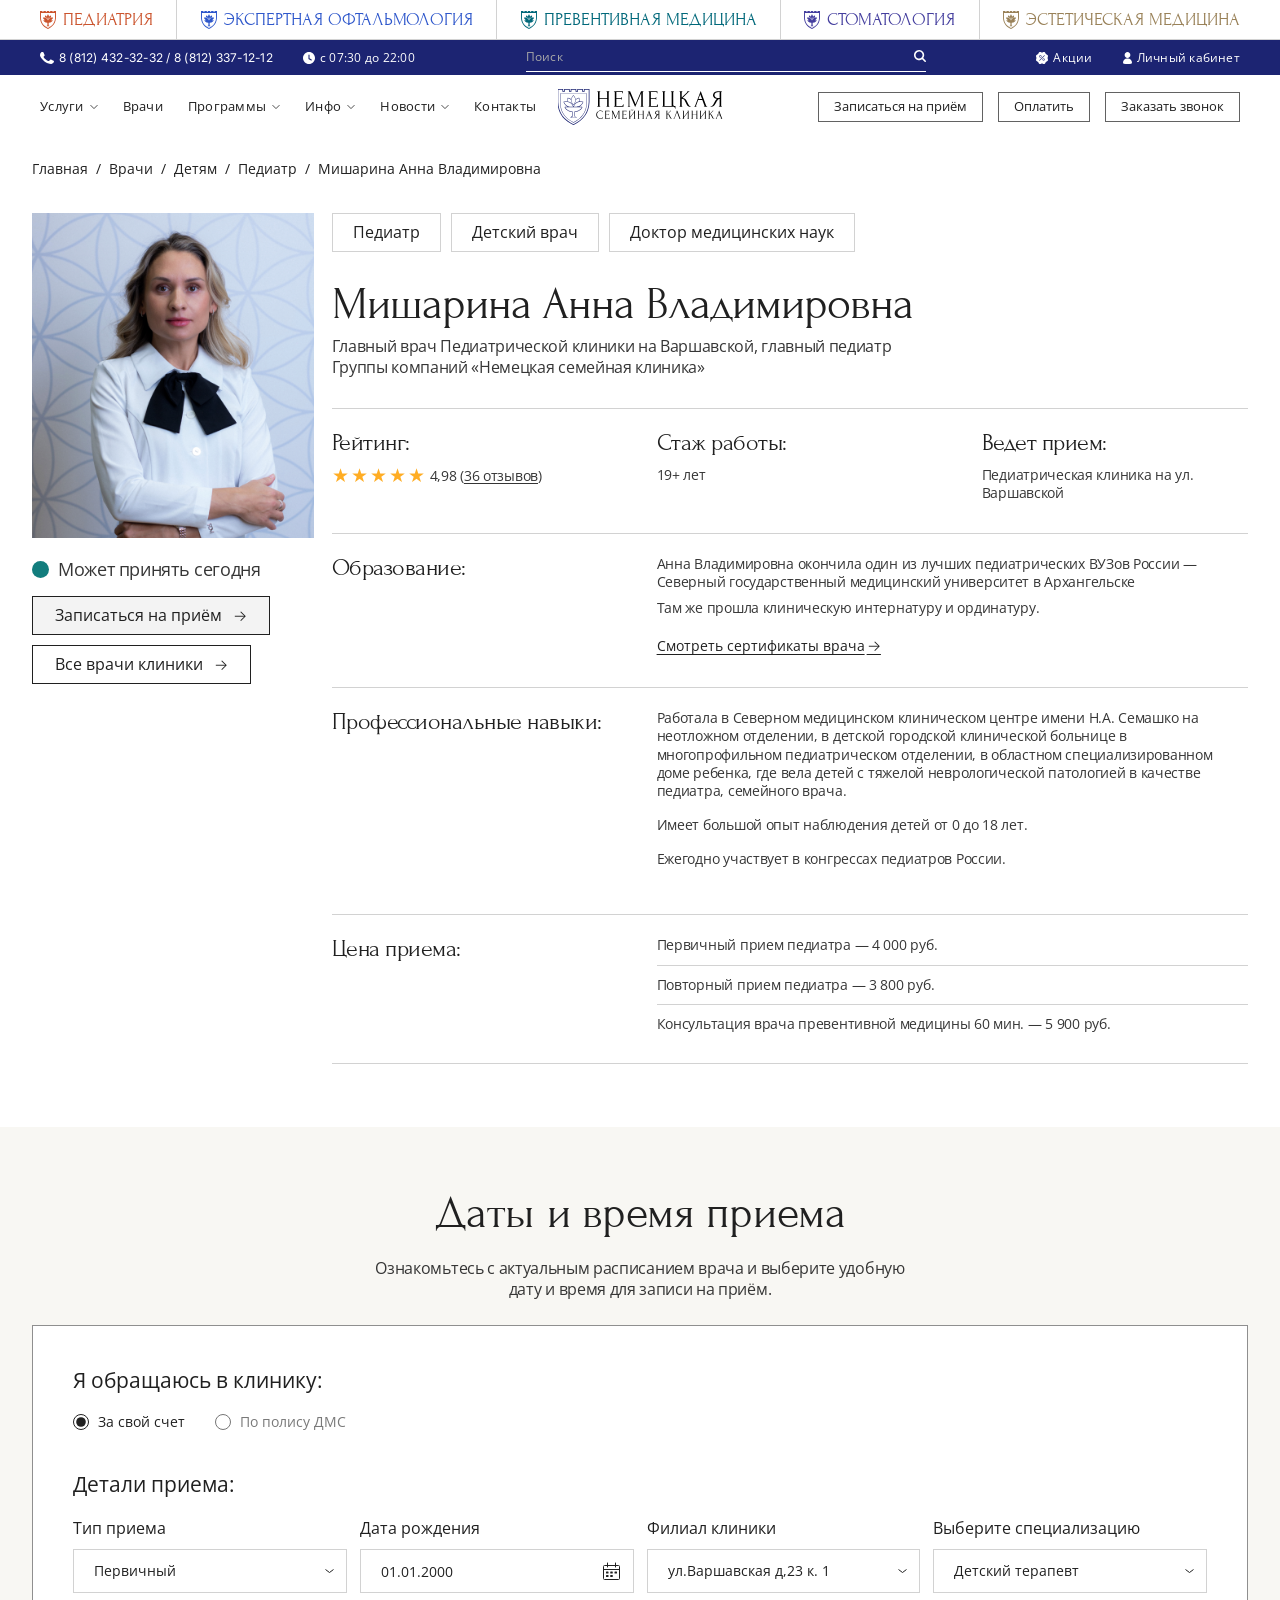
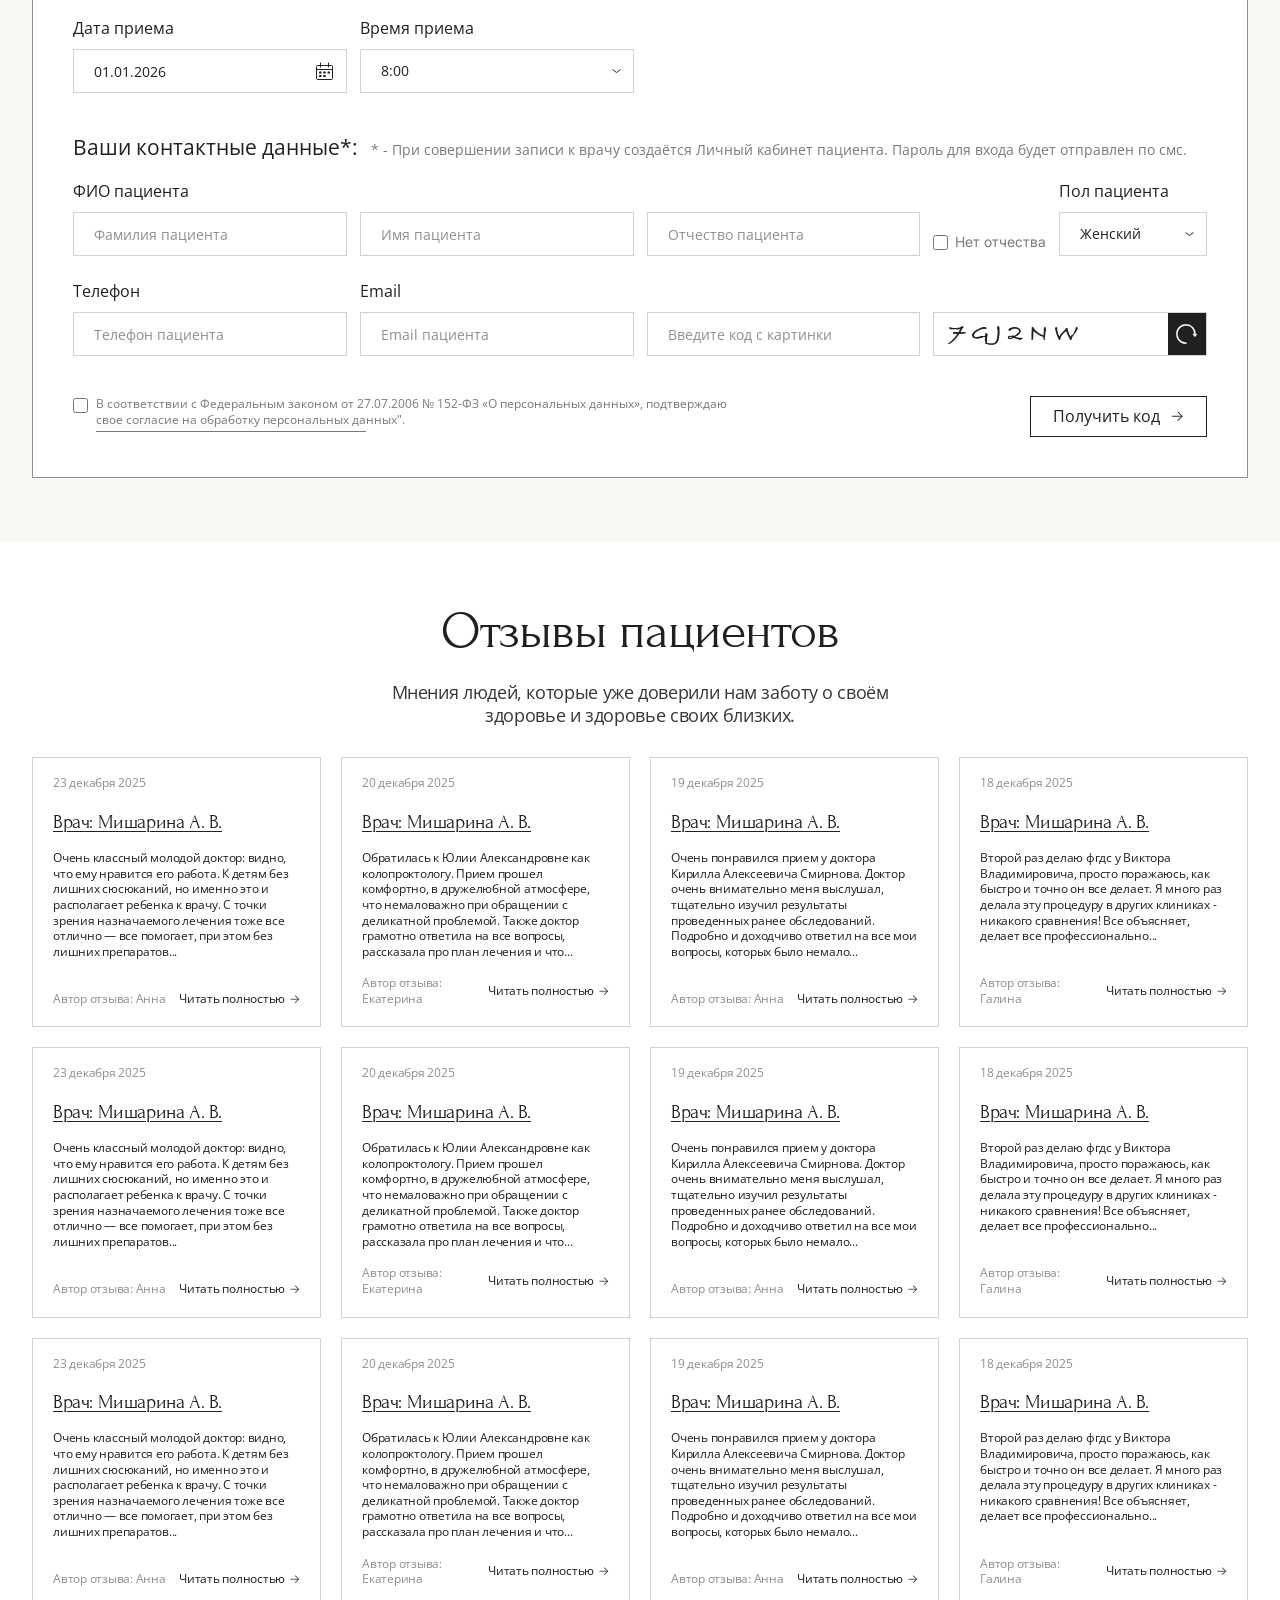
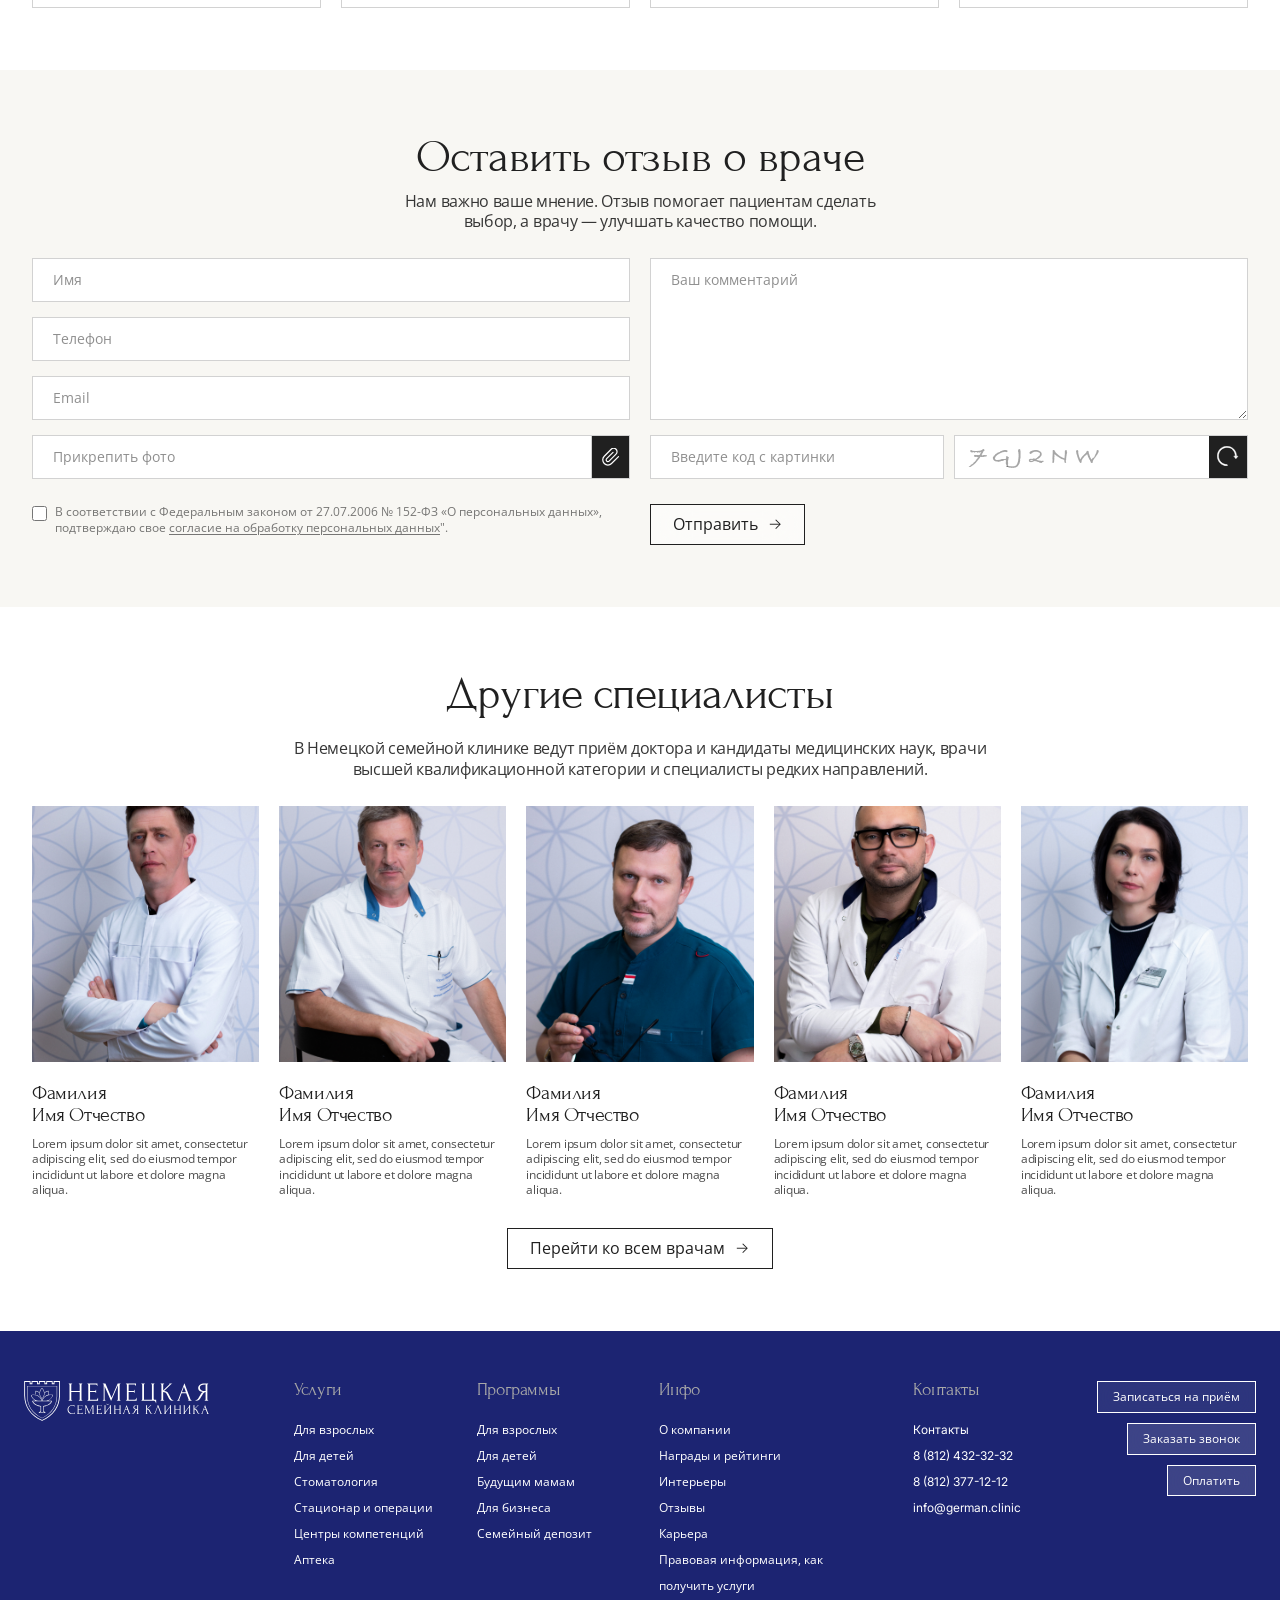
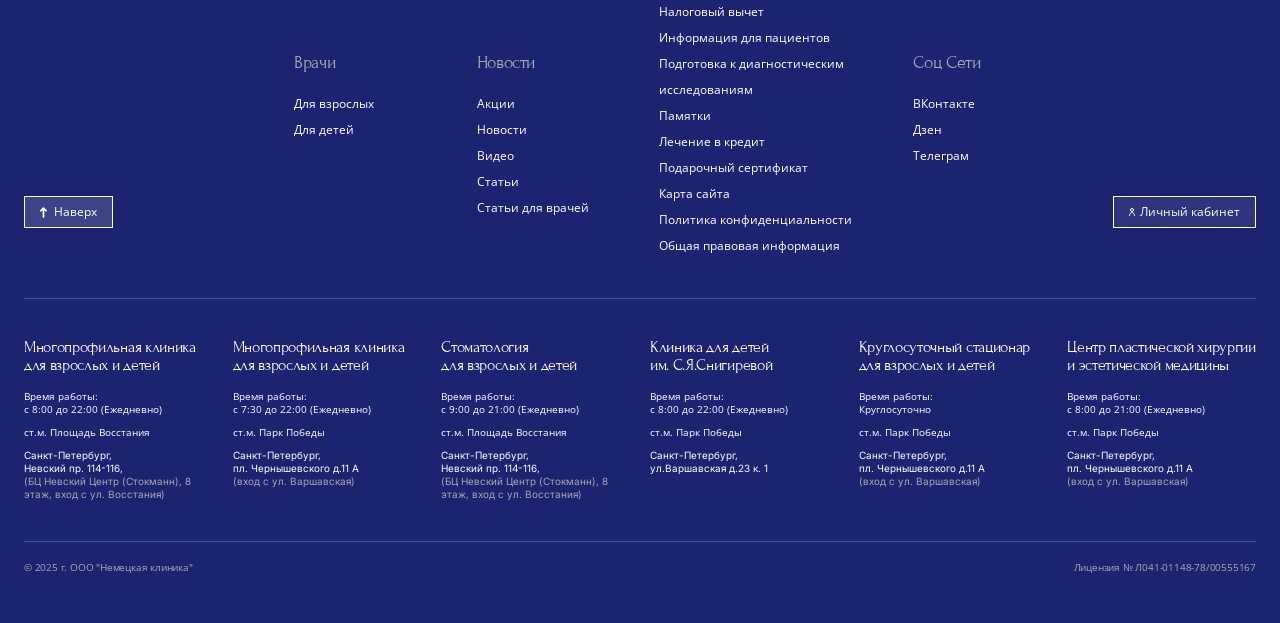
<file: doctor.html>
<!DOCTYPE html>
<html lang="ru">

<head>
    <meta charset="UTF-8">
    <meta name="viewport" content="width=device-width, initial-scale=1.0">
    <title>Врач — Немецкая семейная клиника</title>

    <!-- Local Fonts -->
    <link rel="stylesheet" href="css/fonts.css">

    <!-- Bootstrap 5 CSS -->
    <link href="https://cdn.jsdelivr.net/npm/bootstrap@5.3.2/dist/css/bootstrap.min.css" rel="stylesheet">

    <!-- Bootstrap Icons -->
    <link rel="stylesheet" href="https://cdn.jsdelivr.net/npm/bootstrap-icons@1.11.1/font/bootstrap-icons.css">

    <!-- Custom CSS -->
    <link rel="stylesheet" href="css/doctor/style.css">
</head>

<body class="doctor-page">
    <!-- ============================================
         HEADER / MENU (3 уровня)
    ============================================= -->
    <header class="header" id="header">
        <!-- Mobile Header -->
        <div class="mobile-header">
            <a href="/" class="mobile-logo">
                <img src="assets/images/logo.svg" alt="Немецкая семейная клиника">
            </a>
            <div class="mobile-header-actions">
                <a href="tel:+78124323232" class="mobile-header-icon" aria-label="Позвонить">
                    <img src="assets/images/icons/icon-phone-mob.svg" alt="Телефон">
                </a>
                <a href="#" class="mobile-header-icon" aria-label="Поиск">
                    <img src="assets/images/icons/icon-search-mob.svg" alt="Поиск">
                </a>
                <a href="#" class="mobile-header-icon" aria-label="Личный кабинет">
                    <img src="assets/images/icons/icon-user-mob.svg" alt="Личный кабинет">
                </a>
                <a href="#" class="mobile-header-icon" aria-label="Настройки">
                    <img src="assets/images/icons/icon-star-mob.svg" alt="Настройки">

                </a>
                <button class="menu-toggle" type="button" aria-label="Открыть меню">
                    <span></span>
                    <span></span>
                    <span></span>
                </button>
            </div>
        </div>

        <!-- Mobile Menu -->
        <div class="mobile-menu" role="dialog" aria-modal="true" aria-label="Мобильное меню">
            <div class="mobile-menu-panel">
                <!-- Шапка меню -->
                <div class="mobile-menu-header">
                    <a href="/" class="mobile-menu-logo">
                        <img src="assets/images/logo.svg" alt="Немецкая семейная клиника">
                    </a>
                    <div class="mobile-menu-header-actions">
                        <a href="tel:+78124323232" class="mobile-menu-icon" aria-label="Позвонить">
                            <img src="assets/images/icons/icon-phone-mob.svg" alt="Телефон">
                        </a>
                        <a href="#" class="mobile-menu-icon" aria-label="Поиск">
                            <img src="assets/images/icons/icon-search-mob.svg" alt="Поиск">
                        </a>
                        <a href="#" class="mobile-menu-icon" aria-label="Личный кабинет">
                            <img src="assets/images/icons/icon-user-mob.svg" alt="Личный кабинет">
                        </a>
                        <a href="#" class="mobile-menu-icon" aria-label="Настройки">
                            <img src="assets/images/icons/icon-star-mob.svg" alt="Настройки">

                        </a>
                        <button class="mobile-menu-close" type="button" aria-label="Закрыть меню">
                            <svg width="20" height="20" viewBox="0 0 20 20" fill="none"
                                xmlns="http://www.w3.org/2000/svg">
                                <path d="M15 5L5 15M5 5L15 15" stroke="currentColor" stroke-width="1"
                                    stroke-linecap="round" />
                            </svg>
                        </button>
                    </div>
                </div>

                <!-- Навигация -->
                <nav class="mobile-menu-nav" role="navigation">
                    <!-- Услуги (аккордеон) -->
                    <div class="mobile-nav-item">
                        <button class="mobile-nav-toggle" type="button" aria-expanded="false">
                            <span>Услуги</span>
                            <svg class="mobile-nav-arrow" width="10" height="6" viewBox="0 0 10 6" fill="none"
                                xmlns="http://www.w3.org/2000/svg">
                                <path d="M1 1L5 5L9 1" stroke="currentColor" stroke-width="1.5" stroke-linecap="round"
                                    stroke-linejoin="round" />
                            </svg>
                        </button>
                        <div class="mobile-nav-submenu">
                            <a href="#">Для взрослых</a>
                            <a href="#">Для детей</a>
                            <a href="#">Стоматология</a>
                            <a href="#">Стационар и операции</a>
                            <a href="#">Центры компетенций</a>
                            <a href="#">Аптека</a>
                        </div>
                    </div>

                    <!-- Врачи (простая ссылка) -->
                    <a href="#" class="mobile-nav-link">Врачи</a>

                    <!-- Программы (аккордеон) -->
                    <div class="mobile-nav-item">
                        <button class="mobile-nav-toggle" type="button" aria-expanded="false">
                            <span>Программы</span>
                            <svg class="mobile-nav-arrow" width="10" height="6" viewBox="0 0 10 6" fill="none"
                                xmlns="http://www.w3.org/2000/svg">
                                <path d="M1 1L5 5L9 1" stroke="currentColor" stroke-width="1.5" stroke-linecap="round"
                                    stroke-linejoin="round" />
                            </svg>
                        </button>
                        <div class="mobile-nav-submenu">
                            <a href="#">Для взрослых</a>
                            <a href="#">Для детей</a>
                            <a href="#">Будущим мамам</a>
                            <a href="#">Для бизнеса</a>
                            <a href="#">Семейный депозит</a>
                        </div>
                    </div>

                    <!-- Инфо (аккордеон) -->
                    <div class="mobile-nav-item">
                        <button class="mobile-nav-toggle" type="button" aria-expanded="false">
                            <span>Инфо</span>
                            <svg class="mobile-nav-arrow" width="10" height="6" viewBox="0 0 10 6" fill="none"
                                xmlns="http://www.w3.org/2000/svg">
                                <path d="M1 1L5 5L9 1" stroke="currentColor" stroke-width="1.5" stroke-linecap="round"
                                    stroke-linejoin="round" />
                            </svg>
                        </button>
                        <div class="mobile-nav-submenu">
                            <a href="about.html">О компании</a>
                            <a href="#">Награды и рейтинги</a>
                            <a href="#">Интерьеры</a>
                            <a href="#">Отзывы</a>
                            <a href="#">Видео</a>
                            <a href="#">Карьера</a>
                            <a href="#">Правовая информация</a>
                            <a href="#">Налоговый вычет</a>
                            <a href="#">Информация для пациентов</a>
                            <a href="#">Подготовка к исследованиям</a>
                            <a href="#">Памятки</a>
                            <a href="#">Лечение в кредит</a>
                            <a href="#">Подарочный сертификат</a>
                        </div>
                    </div>

                    <!-- Новости (аккордеон) -->
                    <div class="mobile-nav-item">
                        <button class="mobile-nav-toggle" type="button" aria-expanded="false">
                            <span>Новости</span>
                            <svg class="mobile-nav-arrow" width="10" height="6" viewBox="0 0 10 6" fill="none"
                                xmlns="http://www.w3.org/2000/svg">
                                <path d="M1 1L5 5L9 1" stroke="currentColor" stroke-width="1.5" stroke-linecap="round"
                                    stroke-linejoin="round" />
                            </svg>
                        </button>
                        <div class="mobile-nav-submenu">
                            <a href="#">Новости</a>
                            <a href="#">Статьи</a>
                            <a href="#">Видео</a>
                            <a href="#">Для врачей</a>
                        </div>
                    </div>

                    <!-- Контакты (простая ссылка) -->
                    <a href="#" class="mobile-nav-link">Контакты</a>
                </nav>

                <!-- Направления -->
                <div class="mobile-menu-departments">
                    <a href="#" class="mobile-dept-link mobile-dept-pediatrics">
                        <img src="assets/images/icons/dept-pediatrics.svg" alt="" width="16" height="18">
                        <span>Педиатрия</span>
                    </a>
                    <a href="#" class="mobile-dept-link mobile-dept-ophthalmology">
                        <img src="assets/images/icons/dept-ophthalmology.svg" alt="" width="16" height="18">
                        <span>Экспертная офтальмология</span>
                    </a>
                    <a href="#" class="mobile-dept-link mobile-dept-preventive">
                        <img src="assets/images/icons/dept-preventive.svg" alt="" width="16" height="18">
                        <span>Превентивная медицина</span>
                    </a>
                    <a href="#" class="mobile-dept-link mobile-dept-dentistry">
                        <img src="assets/images/icons/dept-dentistry.svg" alt="" width="16" height="18">
                        <span>Стоматология</span>
                    </a>
                    <a href="#" class="mobile-dept-link mobile-dept-aesthetic">
                        <img src="assets/images/icons/dept-aesthetic.svg" alt="" width="16" height="18">
                        <span>Эстетическая медицина</span>
                    </a>
                </div>

                <!-- Кнопки действий -->
                <div class="mobile-menu-actions">
                    <a href="#" class="mobile-menu-btn">Записаться на приём</a>
                    <a href="#" class="mobile-menu-btn">Оплатить</a>
                    <a href="#" class="mobile-menu-btn">Заказать звонок</a>
                </div>

                <!-- Контактная информация -->
                <div class="mobile-menu-contacts">
                    <a href="tel:+78124323232" class="mobile-menu-phone">
                        <svg width="14" height="14" viewBox="0 0 14 14" fill="none" xmlns="http://www.w3.org/2000/svg">
                            <path
                                d="M12.8333 9.87V11.62C12.8339 11.7825 12.8007 11.9433 12.7357 12.0923C12.6707 12.2413 12.5751 12.3753 12.4553 12.4856C12.3355 12.596 12.1942 12.6802 12.0403 12.7326C11.8863 12.7851 11.7232 12.8045 11.5617 12.7894C9.76663 12.5939 8.04469 11.9783 6.52917 11.0015C5.11803 10.0996 3.92291 8.90449 3.02083 7.49335C2.04063 5.97092 1.42479 4.2404 1.23333 2.43835C1.21832 2.27733 1.23752 2.11484 1.28959 1.96136C1.34166 1.80789 1.42547 1.66693 1.53546 1.54728C1.64545 1.42763 1.77909 1.33201 1.92772 1.26661C2.07636 1.20122 2.2369 1.16743 2.39958 1.16765H4.14958C4.43063 1.16474 4.70299 1.26399 4.91538 1.44631C5.12776 1.62862 5.26558 1.88167 5.30333 2.16027C5.37417 2.71669 5.50802 3.26317 5.70222 3.78985C5.77972 3.99722 5.79461 4.22249 5.7451 4.43819C5.69559 4.65388 5.58366 4.85024 5.42316 5.0043L4.67444 5.75302C5.50342 7.20037 6.69963 8.39658 8.14698 9.22556L8.8957 8.47684C9.04976 8.31634 9.24612 8.20441 9.46181 8.1549C9.67751 8.10539 9.90278 8.12028 10.1101 8.19778C10.6368 8.39198 11.1833 8.52583 11.7397 8.59667C12.0222 8.63479 12.2784 8.77575 12.4611 8.99282C12.6439 9.20989 12.7405 9.48726 12.7333 9.77156L12.8333 9.87Z"
                                stroke="currentColor" stroke-width="1.2" stroke-linecap="round"
                                stroke-linejoin="round" />
                        </svg>
                        <span>8 (812) 432-32-32 / 8 (812) 337-12-12</span>
                    </a>
                    <div class="mobile-menu-time">
                        <svg width="14" height="14" viewBox="0 0 14 14" fill="none" xmlns="http://www.w3.org/2000/svg">
                            <circle cx="7" cy="7" r="6" stroke="currentColor" stroke-width="1.2" />
                            <path d="M7 3.5V7L9.5 9.5" stroke="currentColor" stroke-width="1.2"
                                stroke-linecap="round" />
                        </svg>
                        <span>с 07:30 до 22:00</span>
                    </div>
                </div>
            </div>
        </div>

        <!-- Menu Level 1 - Направления -->
        <div class="menu-level-1">
            <div class="menu-level-1-inner">
                <a href="#" class="department-link department-pediatrics">
                    <span class="dept-icon">
                        <img src="assets/images/icons/dept-pediatrics.svg" alt="" width="16" height="18">
                    </span>
                    Педиатрия
                </a>
                <div class="dept-divider"></div>
                <a href="#" class="department-link department-ophthalmology">
                    <span class="dept-icon">
                        <img src="assets/images/icons/dept-ophthalmology.svg" alt="" width="16" height="18">
                    </span>
                    Экспертная офтальмология
                </a>
                <div class="dept-divider"></div>
                <a href="#" class="department-link department-preventive">
                    <span class="dept-icon">
                        <img src="assets/images/icons/dept-preventive.svg" alt="" width="16" height="18">
                    </span>
                    Превентивная медицина
                </a>
                <div class="dept-divider"></div>
                <a href="#" class="department-link department-dentistry">
                    <span class="dept-icon">
                        <img src="assets/images/icons/dept-dentistry.svg" alt="" width="16" height="18">
                    </span>
                    Стоматология
                </a>
                <div class="dept-divider"></div>
                <a href="#" class="department-link department-aesthetic">
                    <span class="dept-icon">
                        <img src="assets/images/icons/dept-aesthetic.svg" alt="" width="16" height="18">
                    </span>
                    Эстетическая медицина
                </a>
            </div>
        </div>

        <!-- Menu Level 2 - Контакты и поиск -->
        <div class="menu-level-2">
            <div class="menu-level-2-inner">
                <div class="menu-level-2-left">
                    <a href="tel:+78124323232" class="contact-link">
                        <img src="assets/images/icons/icon-phone.svg" alt="" width="14" height="12">
                        <span>8 (812) 432-32-32 / <span>8 (812) 337-12-12</span></span>
                    </a>
                    <div class="time-info">
                        <img src="assets/images/icons/icon-clock.svg" alt="" width="12" height="12">
                        <span>c 07:30 до 22:00</span>
                    </div>
                </div>
                <div class="menu-search-box">
                    <input type="text" class="menu-search-input" placeholder="Поиск">
                    <img src="assets/images/icons/icon-search.svg" alt="" class="menu-search-icon" width="12"
                        height="12">
                </div>
                <div class="menu-level-2-right">
                    <a href="#" class="header-link">
                        <img src="assets/images/icons/icon-star.svg" alt="" width="12" height="12">
                        <span>Акции</span>
                    </a>
                    <a href="#" class="header-link">
                        <img src="assets/images/icons/icon-user.svg" alt="" width="9" height="12">
                        <span>Личный кабинет</span>
                    </a>
                </div>
            </div>
        </div>

        <!-- Menu Level 3 - Навигация -->
        <div class="menu-level-3">
            <div class="menu-level-3-inner">
                <nav class="main-nav">
                    <div class="nav-item-wrapper">
                        <a href="#" class="nav-link nav-dropdown" data-dropdown="services">
                            Услуги
                            <svg class="nav-arrow" width="8" height="4" viewBox="0 0 9 5" fill="none"
                                xmlns="http://www.w3.org/2000/svg">
                                <path d="M0.5 0.5L4.49936 4.5L8.49881 0.5" stroke="currentColor" stroke-linecap="round"
                                    stroke-linejoin="round" />
                            </svg>
                        </a>
                        <div class="nav-dropdown-menu" id="dropdown-services">
                            <a href="#">Для взрослых</a>
                            <a href="#">Для детей</a>
                            <a href="#">Стоматология</a>
                            <a href="#">Стационар и операции</a>
                        </div>
                    </div>
                    <div class="nav-item-wrapper">
                        <a href="#" class="nav-link">Врачи</a>
                    </div>
                    <div class="nav-item-wrapper">
                        <a href="#" class="nav-link nav-dropdown" data-dropdown="programs">
                            Программы
                            <svg class="nav-arrow" width="8" height="4" viewBox="0 0 9 5" fill="none"
                                xmlns="http://www.w3.org/2000/svg">
                                <path d="M0.5 0.5L4.49936 4.5L8.49881 0.5" stroke="currentColor" stroke-linecap="round"
                                    stroke-linejoin="round" />
                            </svg>
                        </a>
                        <div class="nav-dropdown-menu" id="dropdown-programs">
                            <a href="#">Для взрослых</a>
                            <a href="#">Для детей</a>
                            <a href="#">Будущим мамам</a>
                            <a href="#">Для бизнеса</a>
                            <a href="#">Семейный депозит</a>
                        </div>
                    </div>
                    <div class="nav-item-wrapper">
                        <a href="#" class="nav-link nav-dropdown" data-dropdown="info">
                            Инфо
                            <svg class="nav-arrow" width="8" height="4" viewBox="0 0 9 5" fill="none"
                                xmlns="http://www.w3.org/2000/svg">
                                <path d="M0.5 0.5L4.49936 4.5L8.49881 0.5" stroke="currentColor" stroke-linecap="round"
                                    stroke-linejoin="round" />
                            </svg>
                        </a>
                        <div class="nav-dropdown-menu nav-dropdown-menu-wide" id="dropdown-info">
                            <a href="about.html">О компании</a>
                            <a href="#">Награды и рейтинги</a>
                            <a href="#">Интерьеры</a>
                            <a href="#">Отзывы</a>
                            <a href="#">Видео</a>
                            <a href="#">Карьера</a>
                            <a href="#">Правовая информация, как получить услуги</a>
                            <a href="#">Налоговый вычет</a>
                            <a href="#">Информация для пациентов</a>
                            <a href="#">Подготовка к диагностическим исследованиям</a>
                            <a href="#">Памятки</a>
                            <a href="#">Лечение в кредит</a>
                            <a href="#">Подарочный сертификат</a>
                        </div>
                    </div>
                    <div class="nav-item-wrapper">
                        <a href="#" class="nav-link nav-dropdown" data-dropdown="news">
                            Новости
                            <svg class="nav-arrow" width="8" height="4" viewBox="0 0 9 5" fill="none"
                                xmlns="http://www.w3.org/2000/svg">
                                <path d="M0.5 0.5L4.49936 4.5L8.49881 0.5" stroke="currentColor" stroke-linecap="round"
                                    stroke-linejoin="round" />
                            </svg>
                        </a>
                        <div class="nav-dropdown-menu" id="dropdown-news">
                            <a href="#">Новости</a>
                            <a href="#">Статьи</a>
                            <a href="#">Статьи для врачей</a>
                        </div>
                    </div>
                    <div class="nav-item-wrapper">
                        <a href="#" class="nav-link">Контакты</a>
                    </div>
                </nav>

                <div class="logo">
                    <a href="/">
                        <img src="assets/images/icons/logo-header.svg" alt="Немецкая семейная клиника" class="logo-img">
                    </a>
                </div>

                <div class="header-actions">
                    <a href="#" class="btn-header d-none">Записаться на приём</a>
                    <a href="#" class="btn-header">Оплатить</a>
                    <a href="#" class="btn-header d-none">Заказать звонок</a>
                </div>
            </div>
        </div>
    </header>

    <main class="doctor-main">
        <section class="doctor-profile pt-3" id="doctor-profile">
            <div class="container-fluid px-4">
                <nav class="doctor-breadcrumbs" aria-label="Хлебные крошки">
                    <a href="/">Главная</a>
                    <span>/</span>
                    <a href="#">Врачи</a>
                    <span>/</span>
                    <a href="#">Детям</a>
                    <span>/</span>
                    <a href="#">Педиатр</a>
                    <span>/</span>
                    <span class="doctor-breadcrumbs__current">Мишарина Анна Владимировна</span>
                </nav>

                <div class="doctor-profile__layout">
                    <aside class="doctor-sidebar">
                        <div class="doctor-sidebar__photo">
                            <img src="assets/images/doctor-page/doctor-hero-photo.png" alt="Мишарина Анна Владимировна">
                        </div>
                        <div class="doctor-sidebar__status">
                            <span class="doctor-status-dot"></span>
                            <span>Может принять сегодня</span>
                        </div>
                        <div class="doctor-sidebar__actions">
                            <a href="#appointment" class="doctor-sidebar__btn doctor-sidebar__btn--primary">Записаться на приём <span class="btn-arrow">→</span></a>
                            <a href="#" class="doctor-sidebar__btn">Все врачи клиники <span class="btn-arrow">→</span></a>
                        </div>
                    </aside>

                    <div class="doctor-tags">
                        <span class="doctor-tag">Педиатр</span>
                        <span class="doctor-tag">Детский врач</span>
                        <span class="doctor-tag">Доктор медицинских наук</span>
                    </div>

                    <div class="doctor-content">
                        <h1 class="doctor-name">Мишарина Анна Владимировна</h1>
                        <p class="doctor-role">Главный врач Педиатрической клиники на Варшавской, главный педиатр Группы компаний «Немецкая семейная клиника»</p>

                        <div class="doctor-info-row">
                            <div class="doctor-info-item">
                                <h2>Рейтинг:</h2>
                                <div class="doctor-rating">
                                    <div class="doctor-stars" aria-label="Рейтинг 5 из 5">
                                        <span>★</span><span>★</span><span>★</span><span>★</span><span>★</span>
                                    </div>
                                    <span class="doctor-rating-text">4,98 (<a href="#doctor-reviews">36 отзывов</a>)</span>
                                </div>
                            </div>
                            <div class="doctor-info-item">
                                <h2>Стаж работы:</h2>
                                <p>19+ лет</p>
                            </div>
                            <div class="doctor-info-item">
                                <h2>Ведет прием:</h2>
                                <p>Педиатрическая клиника на ул. Варшавской</p>
                            </div>
                        </div>

                        <div class="doctor-detail-row">
                            <h2>Образование:</h2>
                            <div>
                                <p>Анна Владимировна окончила один из лучших педиатрических ВУЗов России — Северный государственный медицинский университет в Архангельске</p>
                                <p>Там же прошла клиническую интернатуру и ординатуру.</p>
                                <a href="#" class="doctor-detail-link">Смотреть сертификаты врача <span>→</span></a>
                            </div>
                        </div>

                        <div class="doctor-detail-row">
                            <h2>Профессиональные навыки:</h2>
                            <div>
                                <p class="mb-3">Работала в Северном медицинском клиническом центре имени Н.А. Семашко на неотложном отделении, в детской городской клинической больнице в многопрофильном педиатрическом отделении, в областном специализированном доме ребенка, где вела детей с тяжелой неврологической патологией в качестве педиатра, семейного врача.</p>
                                <p class="mb-3">Имеет большой опыт наблюдения детей от 0 до 18 лет.</p>
                                <p class="mb-3">Ежегодно участвует в конгрессах педиатров России.</p>
                            </div>
                        </div>

                        <div class="doctor-detail-row doctor-detail-row--prices">
                            <h2>Цена приема:</h2>
                            <ul>
                                <li>Первичный прием педиатра — 4 000 руб.</li>
                                <li>Повторный прием педиатра — 3 800 руб.</li>
                                <li>Консультация врача превентивной медицины 60 мин. — 5 900 руб.</li>
                            </ul>
                        </div>
                    </div>
                </div>
            </div>
        </section>

        <section class="doctor-appointment" id="appointment">
            <div class="container-fluid px-4">
                <div class="doctor-section-head doctor-section-head--appointment text-center">
                    <h2 class="section-title">Даты и время приема</h2>
                    <p class="section-subtitle">Ознакомьтесь с актуальным расписанием врача и выберите удобную дату и время для записи на приём.</p>
                </div>

                <form class="appointment-form" action="#" method="post">
                    <fieldset class="appointment-form__top-choice">
                        <legend>Я обращаюсь в клинику:</legend>
                        <div class="appointment-radios">
                            <label><input type="radio" name="clinic-type" checked> <span>За свой счет</span></label>
                            <label><input type="radio" name="clinic-type"> <span>По полису ДМС</span></label>
                        </div>
                    </fieldset>

                    <fieldset class="appointment-form__group">
                        <legend>Детали приема:</legend>
                        <div class="appointment-grid appointment-grid--details">
                            <label class="appointment-field">
                                <span>Тип приема</span>
                                <select>
                                    <option>Первичный</option>
                                    <option>Повторный</option>
                                </select>
                            </label>
                            <label class="appointment-field appointment-field--date">
                                <span>Дата рождения</span>
                                <input type="text" value="01.01.2000">
                            </label>
                            <label class="appointment-field">
                                <span>Филиал клиники</span>
                                <select>
                                    <option>ул.Варшавская д,23 к. 1</option>
                                    <option>Невский пр. 114-116</option>
                                </select>
                            </label>
                            <label class="appointment-field">
                                <span>Выберите специализацию</span>
                                <select>
                                    <option>Детский терапевт</option>
                                    <option>Педиатр</option>
                                </select>
                            </label>
                            <label class="appointment-field appointment-field--date">
                                <span>Дата приема</span>
                                <input type="text" value="01.01.2026">
                            </label>
                            <label class="appointment-field">
                                <span>Время приема</span>
                                <select>
                                    <option>8:00</option>
                                    <option>9:00</option>
                                </select>
                            </label>
                        </div>
                    </fieldset>

                    <fieldset class="appointment-form__group">
                        <div class="appointment-contact-head">
                            <legend>Ваши контактные данные*:</legend>
                            <p>* - При совершении записи к врачу создаётся Личный кабинет пациента. Пароль для входа будет отправлен по смс.</p>
                        </div>

                        <div class="appointment-grid appointment-grid--contacts">
                            <label class="appointment-field">
                                <span>ФИО пациента</span>
                                <input type="text" placeholder="Фамилия пациента">
                            </label>
                            <label class="appointment-field appointment-field--no-label">
                                <span>Имя пациента</span>
                                <input type="text" placeholder="Имя пациента">
                            </label>
                            <label class="appointment-field appointment-field--no-label">
                                <span>Отчество пациента</span>
                                <input type="text" placeholder="Отчество пациента">
                            </label>

                            <div class="appointment-check-gender">
                                <div class="appointment-inline-check">
                                    <label><input type="checkbox"> <span>Нет отчества</span></label>
                                </div>
                                <label class="appointment-field appointment-field--gender">
                                    <span>Пол пациента</span>
                                    <select>
                                        <option>Женский</option>
                                        <option>Мужской</option>
                                    </select>
                                </label>
                            </div>

                            <label class="appointment-field">
                                <span>Телефон</span>
                                <input type="tel" placeholder="Телефон пациента">
                            </label>
                            <label class="appointment-field">
                                <span>Email</span>
                                <input type="email" placeholder="Email пациента">
                            </label>
                            <label class="appointment-field appointment-field--no-label">
                                <span>Введите код с картинки</span>
                                <input type="text" placeholder="Введите код с картинки">
                            </label>
                            <div class="appointment-captcha-wrap">
                                <span class="appointment-captcha__box">7 G J 2 N W</span>
                                <button type="button" class="appointment-captcha-refresh" aria-label="Обновить код"></button>
                            </div>
                        </div>
                    </fieldset>

                    <div class="appointment-form__footer">
                        <div class="appointment-consent-wrap">
                            <label class="appointment-consent">
                                <input type="checkbox">
                                <span>В соответствии с Федеральным законом от 27.07.2006 № 152-ФЗ «О персональных данных», подтверждаю свое согласие на обработку персональных данных".</span>
                            </label>
                            <div class="appointment-consent-line" aria-hidden="true"></div>
                        </div>
                        <button type="button" class="btn btn-outline-dark appointment-code-btn">Получить код <span class="btn-arrow">→</span></button>
                    </div>
                </form>
            </div>
        </section>

        <section class="doctor-reviews" id="doctor-reviews">
            <div class="container-fluid px-4">
                <div class="doctor-section-head">
                    <h2 class="section-title">Отзывы пациентов</h2>
                    <p class="section-subtitle">Мнения людей, которые уже доверили нам заботу о своём здоровье и здоровье своих близких.</p>
                </div>

                <div class="doctor-reviews-arrows">
                    <button type="button" class="doctor-reviews-arrow doctor-reviews-arrow--prev" aria-label="Предыдущий">←</button>
                    <button type="button" class="doctor-reviews-arrow doctor-reviews-arrow--next" aria-label="Следующий">→</button>
                </div>

                <div class="doctor-reviews-grid">
                    <article class="doctor-review-card">
                        <span class="date">23 декабря 2025</span>
                        <h3><a href="#">Врач: Мишарина А. В.</a></h3>
                        <p>Очень классный молодой доктор: видно, что ему нравится его работа. К детям без лишних сюсюканий, но именно это и располагает ребенка к врачу. С точки зрения назначаемого лечения тоже все отлично — все помогает, при этом без лишних препаратов...</p>
                        <div class="doctor-review-card__footer">
                            <span class="author">Автор отзыва: Анна</span>
                            <a href="#" class="doctor-review-card__more">Читать полностью <span>→</span></a>
                        </div>
                    </article>
                    <article class="doctor-review-card">
                        <span class="date">20 декабря 2025</span>
                        <h3><a href="#">Врач: Мишарина А. В.</a></h3>
                        <p>Обратилась к Юлии Александровне как колопроктологу. Прием прошел комфортно, в дружелюбной атмосфере, что немаловажно при обращении с деликатной проблемой. Также доктор грамотно ответила на все вопросы, рассказала про план лечения и что...</p>
                        <div class="doctor-review-card__footer">
                            <span class="author">Автор отзыва: Екатерина</span>
                            <a href="#" class="doctor-review-card__more">Читать полностью <span>→</span></a>
                        </div>
                    </article>
                    <article class="doctor-review-card">
                        <span class="date">19 декабря 2025</span>
                        <h3><a href="#">Врач: Мишарина А. В.</a></h3>
                        <p>Очень понравился прием у доктора Кирилла Алексеевича Смирнова. Доктор очень внимательно меня выслушал, тщательно изучил результаты проведенных ранее обследований. Подробно и доходчиво ответил на все мои вопросы, которых было немало...</p>
                        <div class="doctor-review-card__footer">
                            <span class="author">Автор отзыва: Анна</span>
                            <a href="#" class="doctor-review-card__more">Читать полностью <span>→</span></a>
                        </div>
                    </article>
                    <article class="doctor-review-card">
                        <span class="date">18 декабря 2025</span>
                        <h3><a href="#">Врач: Мишарина А. В.</a></h3>
                        <p>Второй раз делаю фгдс у Виктора Владимировича, просто поражаюсь, как быстро и точно он все делает. Я много раз делала эту процедуру в других клиниках - никакого сравнения! Все объясняет, делает все профессионально...</p>
                        <div class="doctor-review-card__footer">
                            <span class="author">Автор отзыва: Галина</span>
                            <a href="#" class="doctor-review-card__more">Читать полностью <span>→</span></a>
                        </div>
                    </article>
                    <article class="doctor-review-card">
                        <span class="date">23 декабря 2025</span>
                        <h3><a href="#">Врач: Мишарина А. В.</a></h3>
                        <p>Очень классный молодой доктор: видно, что ему нравится его работа. К детям без лишних сюсюканий, но именно это и располагает ребенка к врачу. С точки зрения назначаемого лечения тоже все отлично — все помогает, при этом без лишних препаратов...</p>
                        <div class="doctor-review-card__footer">
                            <span class="author">Автор отзыва: Анна</span>
                            <a href="#" class="doctor-review-card__more">Читать полностью <span>→</span></a>
                        </div>
                    </article>
                    <article class="doctor-review-card">
                        <span class="date">20 декабря 2025</span>
                        <h3><a href="#">Врач: Мишарина А. В.</a></h3>
                        <p>Обратилась к Юлии Александровне как колопроктологу. Прием прошел комфортно, в дружелюбной атмосфере, что немаловажно при обращении с деликатной проблемой. Также доктор грамотно ответила на все вопросы, рассказала про план лечения и что...</p>
                        <div class="doctor-review-card__footer">
                            <span class="author">Автор отзыва: Екатерина</span>
                            <a href="#" class="doctor-review-card__more">Читать полностью <span>→</span></a>
                        </div>
                    </article>
                    <article class="doctor-review-card">
                        <span class="date">19 декабря 2025</span>
                        <h3><a href="#">Врач: Мишарина А. В.</a></h3>
                        <p>Очень понравился прием у доктора Кирилла Алексеевича Смирнова. Доктор очень внимательно меня выслушал, тщательно изучил результаты проведенных ранее обследований. Подробно и доходчиво ответил на все мои вопросы, которых было немало...</p>
                        <div class="doctor-review-card__footer">
                            <span class="author">Автор отзыва: Анна</span>
                            <a href="#" class="doctor-review-card__more">Читать полностью <span>→</span></a>
                        </div>
                    </article>
                    <article class="doctor-review-card">
                        <span class="date">18 декабря 2025</span>
                        <h3><a href="#">Врач: Мишарина А. В.</a></h3>
                        <p>Второй раз делаю фгдс у Виктора Владимировича, просто поражаюсь, как быстро и точно он все делает. Я много раз делала эту процедуру в других клиниках - никакого сравнения! Все объясняет, делает все профессионально...</p>
                        <div class="doctor-review-card__footer">
                            <span class="author">Автор отзыва: Галина</span>
                            <a href="#" class="doctor-review-card__more">Читать полностью <span>→</span></a>
                        </div>
                    </article>
                    <article class="doctor-review-card">
                        <span class="date">23 декабря 2025</span>
                        <h3><a href="#">Врач: Мишарина А. В.</a></h3>
                        <p>Очень классный молодой доктор: видно, что ему нравится его работа. К детям без лишних сюсюканий, но именно это и располагает ребенка к врачу. С точки зрения назначаемого лечения тоже все отлично — все помогает, при этом без лишних препаратов...</p>
                        <div class="doctor-review-card__footer">
                            <span class="author">Автор отзыва: Анна</span>
                            <a href="#" class="doctor-review-card__more">Читать полностью <span>→</span></a>
                        </div>
                    </article>
                    <article class="doctor-review-card">
                        <span class="date">20 декабря 2025</span>
                        <h3><a href="#">Врач: Мишарина А. В.</a></h3>
                        <p>Обратилась к Юлии Александровне как колопроктологу. Прием прошел комфортно, в дружелюбной атмосфере, что немаловажно при обращении с деликатной проблемой. Также доктор грамотно ответила на все вопросы, рассказала про план лечения и что...</p>
                        <div class="doctor-review-card__footer">
                            <span class="author">Автор отзыва: Екатерина</span>
                            <a href="#" class="doctor-review-card__more">Читать полностью <span>→</span></a>
                        </div>
                    </article>
                    <article class="doctor-review-card">
                        <span class="date">19 декабря 2025</span>
                        <h3><a href="#">Врач: Мишарина А. В.</a></h3>
                        <p>Очень понравился прием у доктора Кирилла Алексеевича Смирнова. Доктор очень внимательно меня выслушал, тщательно изучил результаты проведенных ранее обследований. Подробно и доходчиво ответил на все мои вопросы, которых было немало...</p>
                        <div class="doctor-review-card__footer">
                            <span class="author">Автор отзыва: Анна</span>
                            <a href="#" class="doctor-review-card__more">Читать полностью <span>→</span></a>
                        </div>
                    </article>
                    <article class="doctor-review-card">
                        <span class="date">18 декабря 2025</span>
                        <h3><a href="#">Врач: Мишарина А. В.</a></h3>
                        <p>Второй раз делаю фгдс у Виктора Владимировича, просто поражаюсь, как быстро и точно он все делает. Я много раз делала эту процедуру в других клиниках - никакого сравнения! Все объясняет, делает все профессионально...</p>
                        <div class="doctor-review-card__footer">
                            <span class="author">Автор отзыва: Галина</span>
                            <a href="#" class="doctor-review-card__more">Читать полностью <span>→</span></a>
                        </div>
                    </article>
                </div>
            </div>
        </section>

        <section class="doctor-review-form" id="doctor-reviews-form">
            <div class="container-fluid px-4">
                <div class="doctor-section-head doctor-section-head--review text-center">
                    <h2 class="section-title">Оставить отзыв о враче</h2>
                    <p class="section-subtitle">Нам важно ваше мнение. Отзыв помогает пациентам сделать выбор, а врачу — улучшать качество помощи.</p>
                </div>

                <form class="review-form" action="#" method="post">
                    <div class="review-form__body">
                        <div class="review-form__left">
                            <input type="text" placeholder="Имя">
                            <input type="tel" placeholder="Телефон">
                            <input type="email" placeholder="Email">
                            <div class="review-form__attach">
                                <input type="text" placeholder="Прикрепить фото" readonly>
                                <button type="button" class="review-form__attach-btn" aria-label="Прикрепить фото">
                                    <svg width="18" height="18" viewBox="0 0 18 18" fill="none" xmlns="http://www.w3.org/2000/svg">
                                        <path d="M16.5 8.58L9.56 15.52C8.59 16.49 7.28 17.04 5.91 17.04C4.54 17.04 3.23 16.49 2.26 15.52C1.29 14.55 0.74 13.24 0.74 11.87C0.74 10.5 1.29 9.19 2.26 8.22L9.2 1.28C9.85 0.63 10.72 0.27 11.62 0.27C12.52 0.27 13.39 0.63 14.04 1.28C14.69 1.93 15.05 2.8 15.05 3.7C15.05 4.6 14.69 5.47 14.04 6.12L7.09 13.06C6.77 13.38 6.33 13.56 5.88 13.56C5.43 13.56 4.99 13.38 4.67 13.06C4.35 12.74 4.17 12.3 4.17 11.85C4.17 11.4 4.35 10.96 4.67 10.64L11.02 4.3" stroke="currentColor" stroke-width="1.2" stroke-linecap="round" stroke-linejoin="round"/>
                                    </svg>
                                </button>
                            </div>
                        </div>
                        <div class="review-form__right">
                            <textarea placeholder="Ваш комментарий"></textarea>
                            <div class="review-form__captcha-row">
                                <input type="text" placeholder="Введите код с картинки">
                                <div class="review-form__captcha-wrap">
                                    <span class="review-form__captcha-box">7 G J 2 N W</span>
                                    <button type="button" class="review-form__captcha-refresh" aria-label="Обновить код"></button>
                                </div>
                            </div>
                        </div>
                    </div>

                    <div class="review-form__footer">
                        <label class="review-form__consent">
                            <input type="checkbox">
                            <span>В соответствии с Федеральным законом от 27.07.2006 № 152-ФЗ «О персональных данных», подтверждаю свое <a href="#">согласие на обработку персональных данных</a>".</span>
                        </label>
                        <button type="submit" class="btn btn-outline-dark review-form__submit">Отправить <span class="btn-arrow">→</span></button>
                    </div>
                </form>
            </div>
        </section>

        <section class="doctor-specialists" id="other-doctors">
            <div class="container-fluid px-4">
                <div class="doctor-section-head doctor-section-head--specialists text-center">
                    <h2 class="section-title">Другие специалисты</h2>
                    <p class="section-subtitle">В Немецкой семейной клинике ведут приём доктора и кандидаты медицинских наук, врачи высшей квалификационной категории и специалисты редких направлений.</p>
                </div>

                <div class="doctor-specialists-grid">
                    <a href="#" class="doctor-mini-card">
                        <div class="doctor-mini-card__photo">
                            <img src="assets/images/doctor-page/doctor-spec-1.png" alt="Фамилия Имя Отчество">
                        </div>
                        <h3 class="doctor-mini-card__name">Фамилия<br>Имя Отчество</h3>
                        <p class="doctor-mini-card__desc">Lorem ipsum dolor sit amet, consectetur adipiscing elit, sed do eiusmod tempor incididunt ut labore et dolore magna aliqua.</p>
                    </a>
                    <a href="#" class="doctor-mini-card">
                        <div class="doctor-mini-card__photo">
                            <img src="assets/images/doctor-page/doctor-spec-2.png" alt="Фамилия Имя Отчество">
                        </div>
                        <h3 class="doctor-mini-card__name">Фамилия<br>Имя Отчество</h3>
                        <p class="doctor-mini-card__desc">Lorem ipsum dolor sit amet, consectetur adipiscing elit, sed do eiusmod tempor incididunt ut labore et dolore magna aliqua.</p>
                    </a>
                    <a href="#" class="doctor-mini-card">
                        <div class="doctor-mini-card__photo">
                            <img src="assets/images/doctor-page/doctor-spec-3.png" alt="Фамилия Имя Отчество">
                        </div>
                        <h3 class="doctor-mini-card__name">Фамилия<br>Имя Отчество</h3>
                        <p class="doctor-mini-card__desc">Lorem ipsum dolor sit amet, consectetur adipiscing elit, sed do eiusmod tempor incididunt ut labore et dolore magna aliqua.</p>
                    </a>
                    <a href="#" class="doctor-mini-card">
                        <div class="doctor-mini-card__photo">
                            <img src="assets/images/doctor-page/doctor-spec-4.png" alt="Фамилия Имя Отчество">
                        </div>
                        <h3 class="doctor-mini-card__name">Фамилия<br>Имя Отчество</h3>
                        <p class="doctor-mini-card__desc">Lorem ipsum dolor sit amet, consectetur adipiscing elit, sed do eiusmod tempor incididunt ut labore et dolore magna aliqua.</p>
                    </a>
                    <a href="#" class="doctor-mini-card d-none d-md-block">
                        <div class="doctor-mini-card__photo">
                            <img src="assets/images/doctor-page/doctor-spec-5.png" alt="Фамилия Имя Отчество">
                        </div>
                        <h3 class="doctor-mini-card__name">Фамилия<br>Имя Отчество</h3>
                        <p class="doctor-mini-card__desc">Lorem ipsum dolor sit amet, consectetur adipiscing elit, sed do eiusmod tempor incididunt ut labore et dolore magna aliqua.</p>
                    </a>
                </div>

                <div class="doctor-specialists-action text-center">
                    <a href="#" class="btn btn-outline-dark specialists-btn">Перейти ко всем врачам <span class="btn-arrow">→</span></a>
                </div>
            </div>
        </section>
    </main>

    <!-- ============================================
         FOOTER (из index.html)
    ============================================= -->
    <footer class="footer" id="footer">
        <div class="container-fluid px-4">
            <!-- Footer top: Logo left, Buttons right -->
            <div class="footer-top">
                <div class="footer-top-left">
                    <!-- Logo -->
                    <div class="footer-logo">
                        <img src="assets/images/logo-white.svg" alt="Немецкая семейная клиника">
                    </div>
                    <!-- Back to top button (desktop) -->
                    <a href="#header" class="btn btn-footer-outline btn-back-to-top btn-back-to-top-desktop">
                        <svg width="4" height="7" viewBox="0 0 4 7" fill="none" xmlns="http://www.w3.org/2000/svg">
                            <path d="M2 1L2 6M2 1L0.5 2.5M2 1L3.5 2.5" stroke="currentColor" stroke-linecap="round" stroke-linejoin="round"/>
                        </svg>
                        Наверх
                    </a>
                </div>
                <!-- Action buttons right -->
                <div class="footer-buttons-right">
                    <a href="#" class="btn btn-footer-glass btn-appointment">Записаться на приём</a>
                    <a href="#" class="btn btn-footer-outline btn-callback">Заказать звонок</a>
                    <a href="#" class="btn btn-footer-outline btn-pay">Оплатить</a>
                    <!-- Личный кабинет (desktop only, скрыт на mobile) -->
                    <a href="#" class="btn btn-footer-glass btn-personal-cabinet btn-personal-cabinet-desktop">
                        <svg width="6" height="8" viewBox="0 0 6 8" fill="none" xmlns="http://www.w3.org/2000/svg">
                            <circle cx="3" cy="2" r="1.5" stroke="currentColor"/>
                            <path d="M0.5 7.5C0.5 5.84 1.84 4.5 3 4.5C4.16 4.5 5.5 5.84 5.5 7.5" stroke="currentColor" stroke-linecap="round"/>
                        </svg>
                        Личный кабинет
                    </a>
                </div>
                <!-- Нижний ряд кнопок (mobile only): Наверх слева, Личный кабинет справа -->
                <div class="footer-buttons-bottom">
                    <a href="#header" class="btn btn-footer-outline btn-back-to-top-mobile">
                        <svg width="4" height="7" viewBox="0 0 4 7" fill="none" xmlns="http://www.w3.org/2000/svg">
                            <path d="M2 1L2 6M2 1L0.5 2.5M2 1L3.5 2.5" stroke="currentColor" stroke-linecap="round" stroke-linejoin="round"/>
                        </svg>
                        Наверх
                    </a>
                    <a href="#" class="btn btn-footer-glass btn-personal-cabinet">
                        <svg width="6" height="8" viewBox="0 0 6 8" fill="none" xmlns="http://www.w3.org/2000/svg">
                            <circle cx="3" cy="2" r="1.5" stroke="currentColor"/>
                            <path d="M0.5 7.5C0.5 5.84 1.84 4.5 3 4.5C4.16 4.5 5.5 5.84 5.5 7.5" stroke="currentColor" stroke-linecap="round"/>
                        </svg>
                        Личный кабинет
                    </a>
                </div>
            </div>

            <!-- Footer navigation -->
            <div class="footer-nav">
                <div class="footer-nav-grid">
                    <!-- Услуги -->
                    <div class="footer-nav-block footer-nav-uslugi">
                        <h6 class="footer-nav-title">Услуги</h6>
                        <ul class="footer-nav-list">
                            <li><a href="#">Для взрослых</a></li>
                            <li><a href="#">Для детей</a></li>
                            <li><a href="#">Стоматология</a></li>
                            <li><a href="#">Стационар и операции</a></li>
                            <li><a href="#">Центры компетенций</a></li>
                            <li><a href="#">Аптека</a></li>
                        </ul>
                    </div>
                    <!-- Программы -->
                    <div class="footer-nav-block footer-nav-programmy">
                        <h6 class="footer-nav-title">Программы</h6>
                        <ul class="footer-nav-list">
                            <li><a href="#">Для взрослых</a></li>
                            <li><a href="#">Для детей</a></li>
                            <li><a href="#">Будущим мамам</a></li>
                            <li><a href="#">Для бизнеса</a></li>
                            <li><a href="#">Семейный депозит</a></li>
                        </ul>
                    </div>
                    <!-- Врачи -->
                    <div class="footer-nav-block footer-nav-vrachi">
                        <h6 class="footer-nav-title">Врачи</h6>
                        <ul class="footer-nav-list">
                            <li><a href="#">Для взрослых</a></li>
                            <li><a href="#">Для детей</a></li>
                        </ul>
                    </div>
                    <!-- Инфо -->
                    <div class="footer-nav-block footer-nav-info">
                        <h6 class="footer-nav-title">Инфо</h6>
                        <ul class="footer-nav-list">
                            <li><a href="about.html">О компании</a></li>
                            <li><a href="#">Награды и рейтинги</a></li>
                            <li><a href="#">Интерьеры</a></li>
                            <li><a href="#">Отзывы</a></li>
                            <li><a href="#">Карьера</a></li>
                            <li><a href="#">Правовая информация, как получить услуги</a></li>
                            <li><a href="#">Налоговый вычет</a></li>
                            <li><a href="#">Информация для пациентов</a></li>
                            <li><a href="#">Подготовка к диагностическим исследованиям</a></li>
                            <li><a href="#">Памятки</a></li>
                            <li><a href="#">Лечение в кредит</a></li>
                            <li><a href="#">Подарочный сертификат</a></li>
                            <li><a href="#">Карта сайта</a></li>
                            <li><a href="#">Политика конфиденциальности</a></li>
                            <li><a href="#">Общая правовая информация</a></li>
                        </ul>
                    </div>
                    <!-- Новости -->
                    <div class="footer-nav-block footer-nav-novosti">
                        <h6 class="footer-nav-title">Новости</h6>
                        <ul class="footer-nav-list">
                            <li><a href="#">Акции</a></li>
                            <li><a href="#">Новости</a></li>
                            <li><a href="#">Видео</a></li>
                            <li><a href="#">Статьи</a></li>
                            <li><a href="#">Статьи для врачей</a></li>
                        </ul>
                    </div>
                    <!-- Контакты -->
                    <div class="footer-nav-block footer-nav-kontakty">
                        <h6 class="footer-nav-title">Контакты</h6>
                        <ul class="footer-nav-list footer-contacts">
                            <li><a href="#">Контакты</a></li>
                            <li><a href="tel:+78124323232">8 (812) 432-32-32</a></li>
                            <li><a href="tel:+78123771212">8 (812) 377-12-12</a></li>
                            <li><a href="mailto:info@german.clinic">info@german.clinic</a></li>
                        </ul>
                    </div>
                    <!-- Соц сети -->
                    <div class="footer-nav-block footer-nav-social">
                        <h6 class="footer-nav-title">Соц сети</h6>
                        <ul class="footer-nav-list">
                            <li><a href="#">ВКонтакте</a></li>
                            <li><a href="#">Дзен</a></li>
                            <li><a href="#">Телеграм</a></li>
                        </ul>
                    </div>
                </div>
            </div>

            <!-- Footer divider line -->
            <div class="footer-divider"></div>

            <!-- Footer locations -->
            <div class="footer-locations">
                <div class="footer-locations-grid">
                    <div class="footer-location">
                        <h6 class="location-title">Многопрофильная клиника <br class="d-block d-sm-none">для взрослых и детей</h6>
                        <span class="location-hours">Время работы:<br>с 8:00 до 22:00 (Ежедневно)</span>
                        <span class="location-metro metro-red">ст.м. Площадь Восстания</span>
                        <p class="location-address">Санкт-Петербург,<br>Невский пр. 114-116,<br><span class="text-muted-footer">(БЦ Невский Центр
                            (Стокманн), 8 этаж, вход с ул. Восстания)</span></p>
                    </div>
                    <div class="footer-location">
                        <h6 class="location-title">Многопрофильная клиника <br class="d-block d-sm-none">для взрослых и детей</h6>
                        <span class="location-hours">Время работы:<br>с 7:30 до 22:00 (Ежедневно)</span>
                        <span class="location-metro metro-blue">ст.м. Парк Победы</span>
                        <p class="location-address">Санкт-Петербург,<br>пл. Чернышевского д.11 А<br><span class="text-muted-footer">(вход с ул.
                            Варшавская)</span></p>
                    </div>
                    <div class="footer-location">
                        <h6 class="location-title">Стоматология<br>для взрослых и детей</h6>
                        <span class="location-hours">Время работы:<br>с 9:00 до 21:00 (Ежедневно)</span>
                        <span class="location-metro metro-red">ст.м. Площадь Восстания</span>
                        <p class="location-address">Санкт-Петербург,<br>Невский пр. 114-116,<br><span class="text-muted-footer">(БЦ Невский Центр
                            (Стокманн), 8 этаж, вход с ул. Восстания)</span></p>
                    </div>
                    <div class="footer-location">
                        <h6 class="location-title">Клиника для детей<br>им. С.Я.Снигиревой</h6>
                        <span class="location-hours">Время работы:<br>с 8:00 до 22:00 (Ежедневно)</span>
                        <span class="location-metro metro-blue">ст.м. Парк Победы</span>
                        <p class="location-address">Санкт-Петербург,<br>ул.Варшавская д.23 к. 1</p>
                    </div>
                    <div class="footer-location">
                        <h6 class="location-title">Круглосуточный <br class="d-block d-sm-none"> стационар для взрослых <br class="d-block d-sm-none">и детей</h6>
                        <span class="location-hours">Время работы:<br>Круглосуточно</span>
                        <span class="location-metro metro-blue">ст.м. Парк Победы</span>
                        <p class="location-address">Санкт-Петербург,<br>пл. Чернышевского д.11 А<br><span class="text-muted-footer">(вход с ул.
                            Варшавская)</span></p>
                    </div>
                    <div class="footer-location">
                        <h6 class="location-title">Центр пластической <br class="d-block d-sm-none">хирургии и эстетической <br class="d-block d-sm-none">медицины</h6>
                        <span class="location-hours">Время работы:<br>с 8:00 до 21:00 (Ежедневно)</span>
                        <span class="location-metro metro-blue">ст.м. Парк Победы</span>
                        <p class="location-address">Санкт-Петербург,<br>пл. Чернышевского д.11 А<br><span class="text-muted-footer">(вход с ул.
                            Варшавская)</span></p>
                    </div>
                </div>
            </div>

            <!-- Footer bottom -->
            <div class="footer-bottom">
                <div class="footer-divider"></div>
                <div class="d-flex justify-content-between align-items-center">
                    <span class="footer-copyright">© 2025 г. ООО "Немецкая клиника"</span>
                    <span class="footer-license">Лицензия № Л041-01148-78/00555167</span>
                </div>
            </div>
        </div>
    </footer>

    <!-- Bootstrap 5 JS -->
    <script src="https://cdn.jsdelivr.net/npm/bootstrap@5.3.2/dist/js/bootstrap.bundle.min.js"></script>

    <!-- Custom JS -->
    <script src="js/main.js"></script>
</body>

</html>
</file>
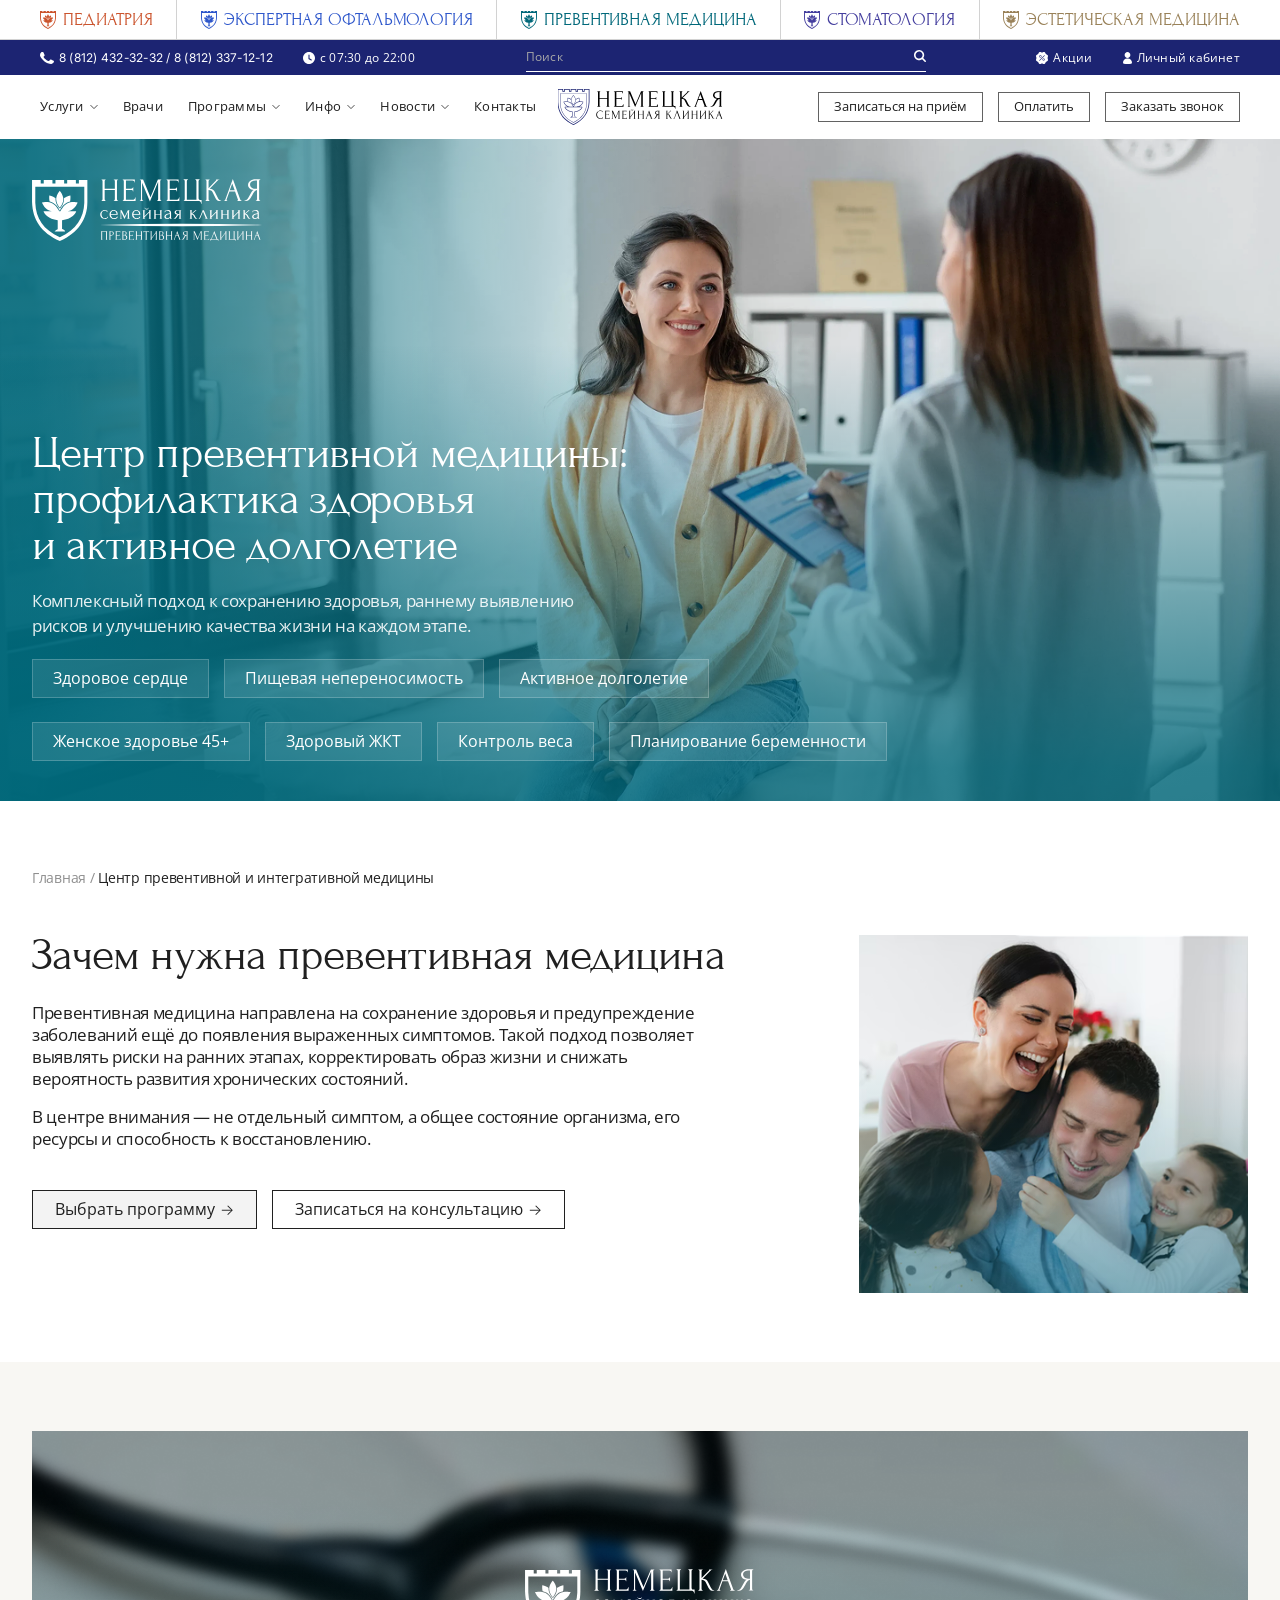
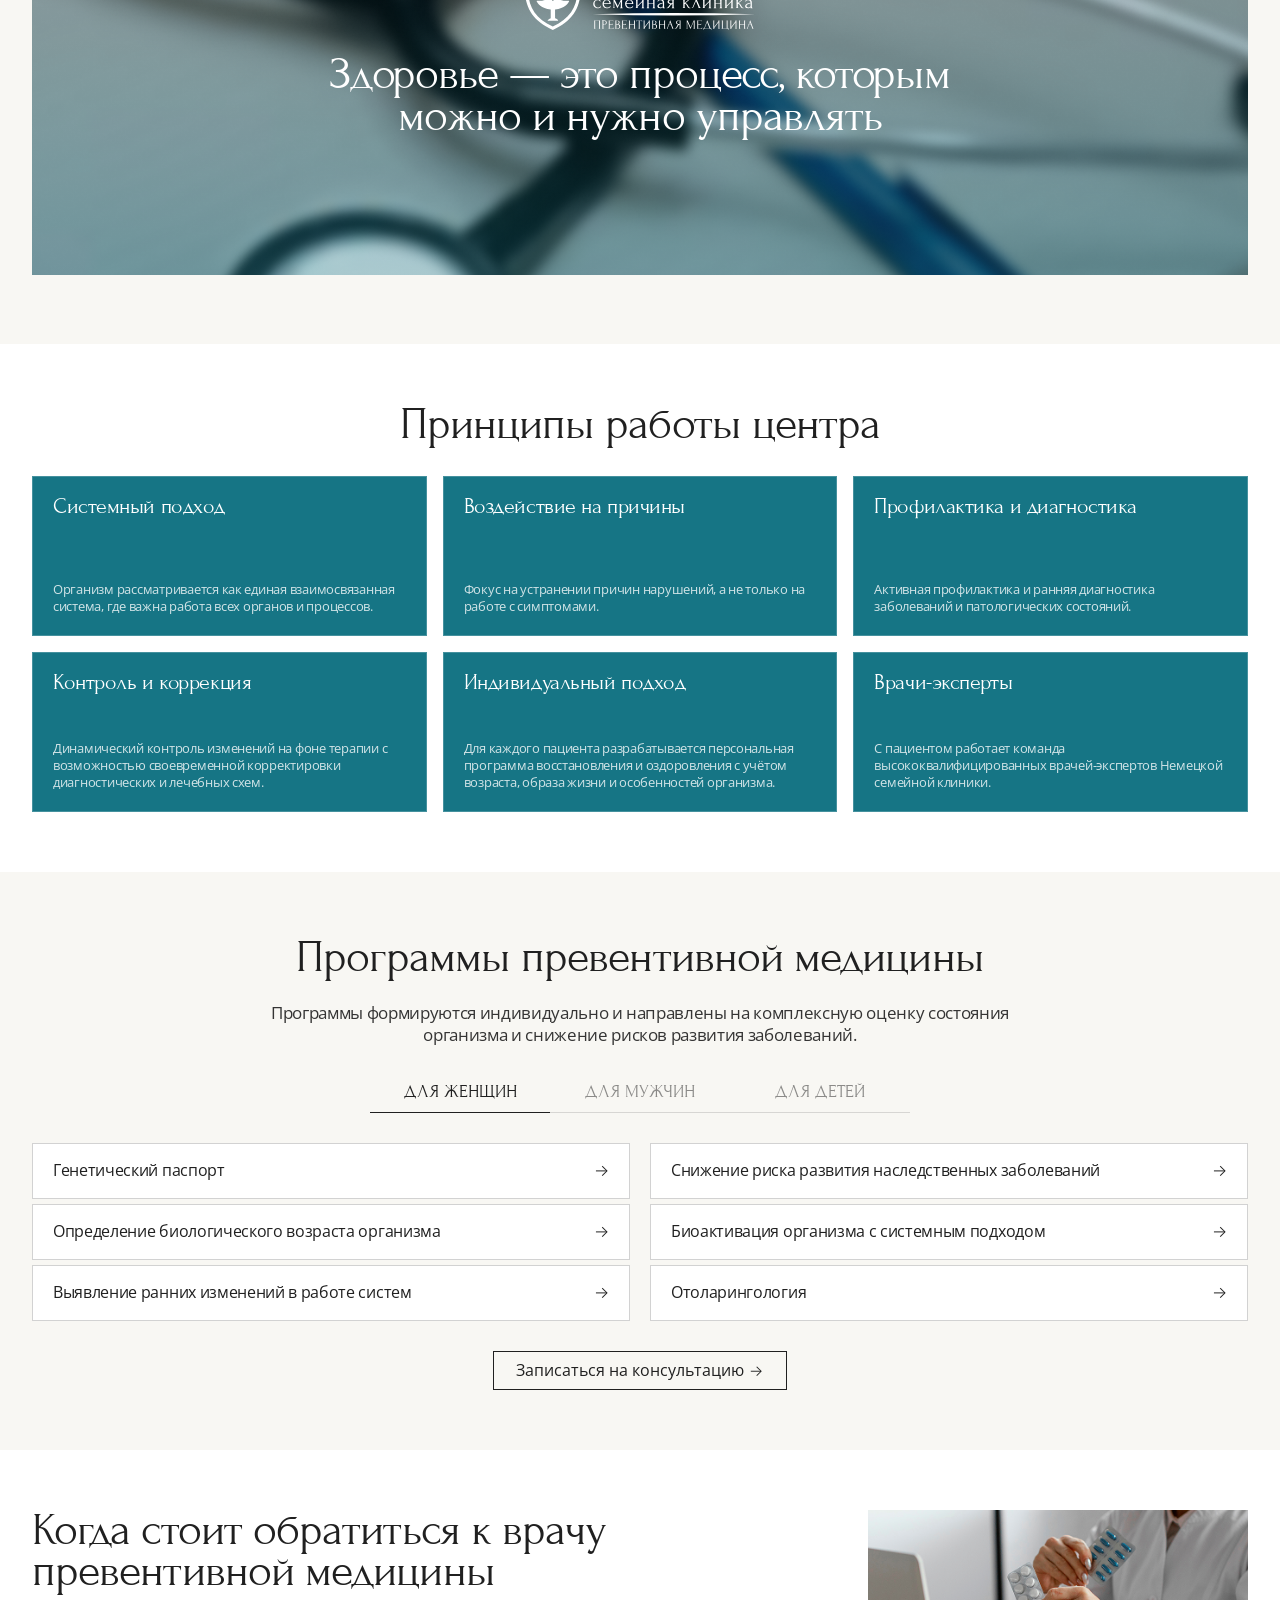
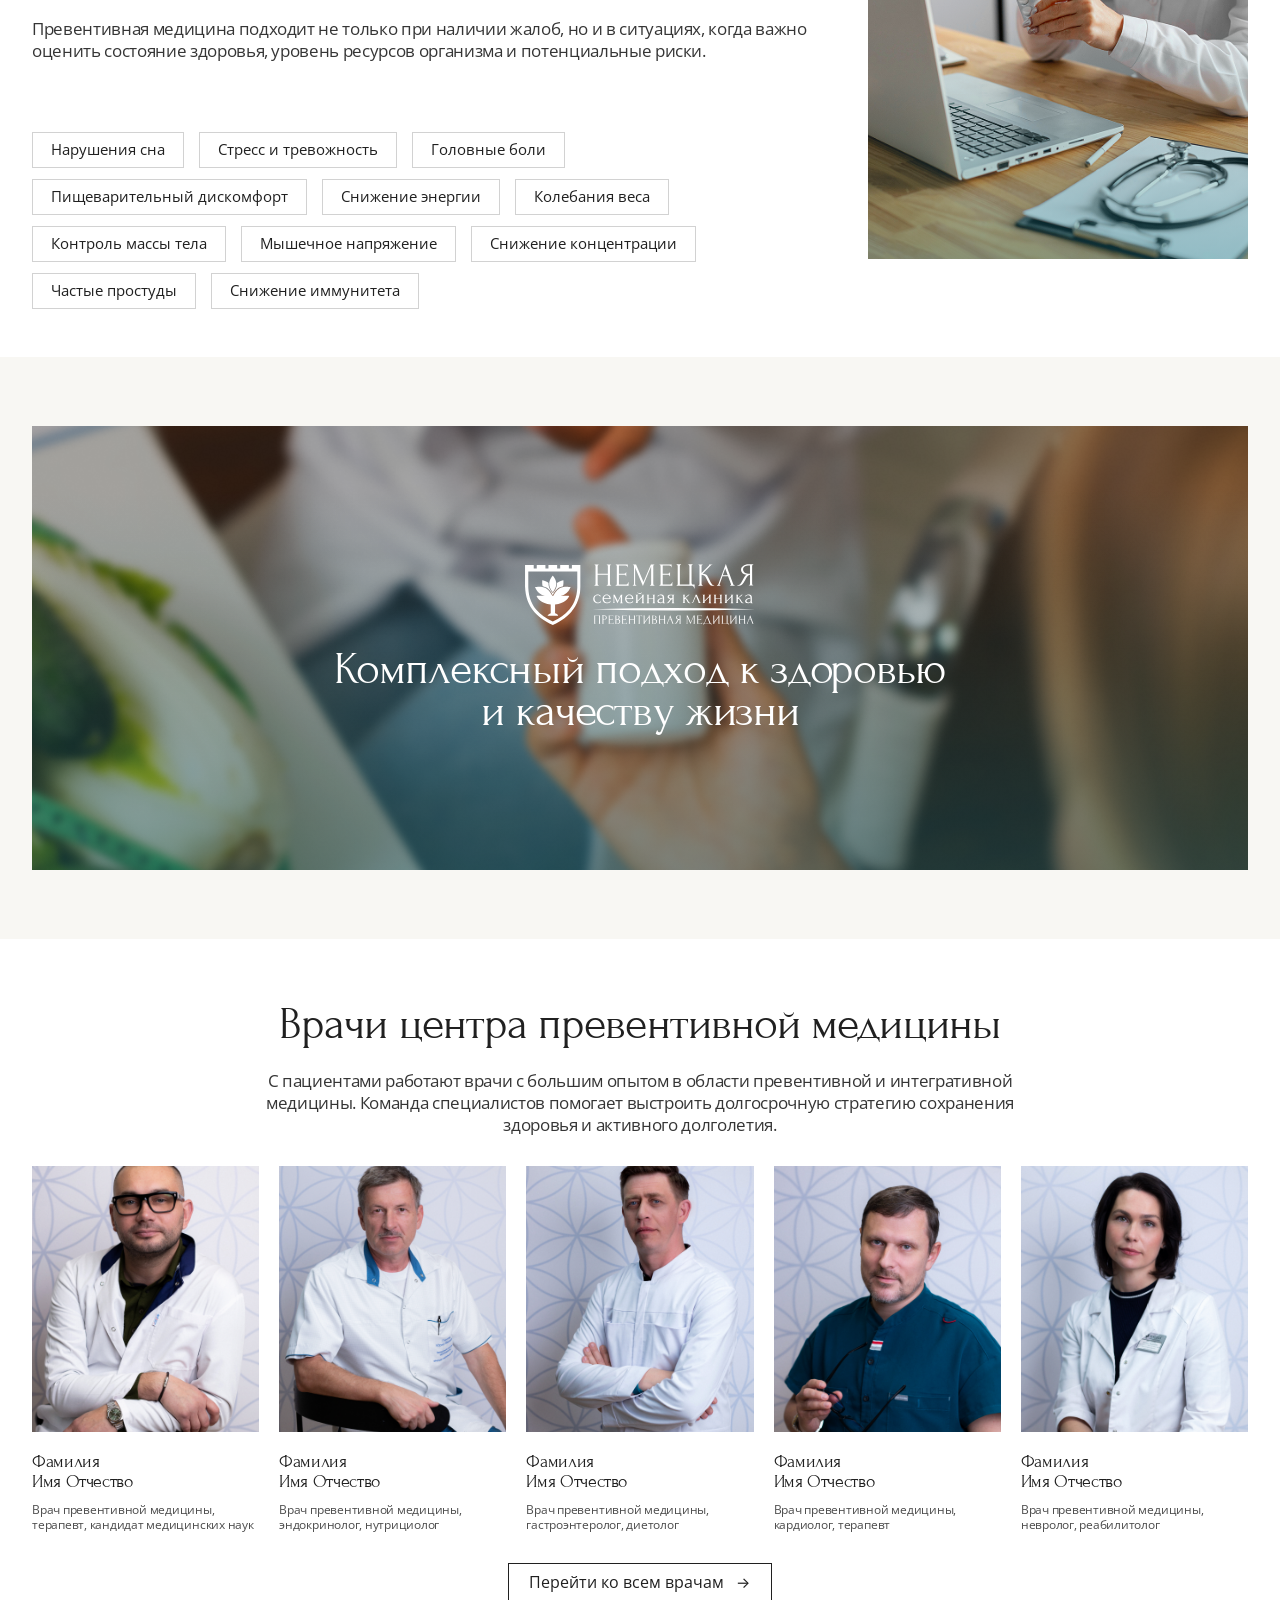
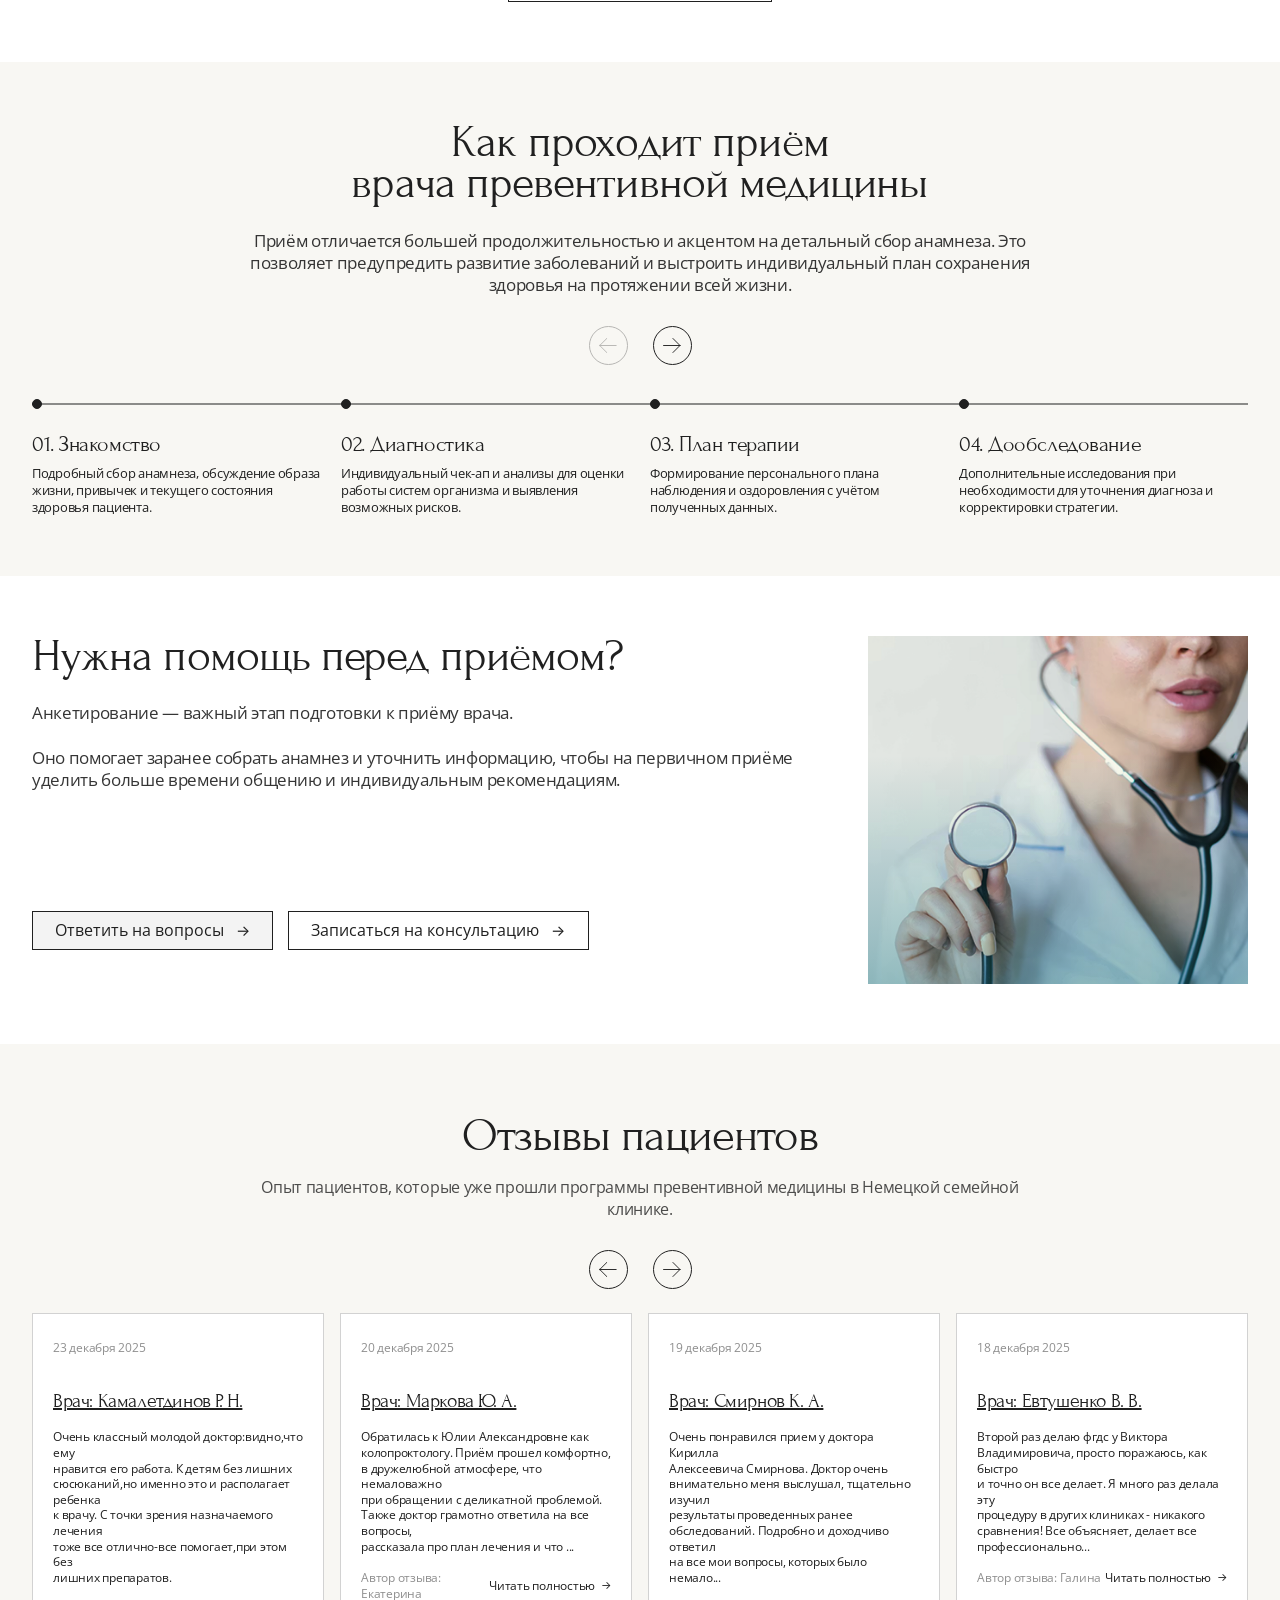
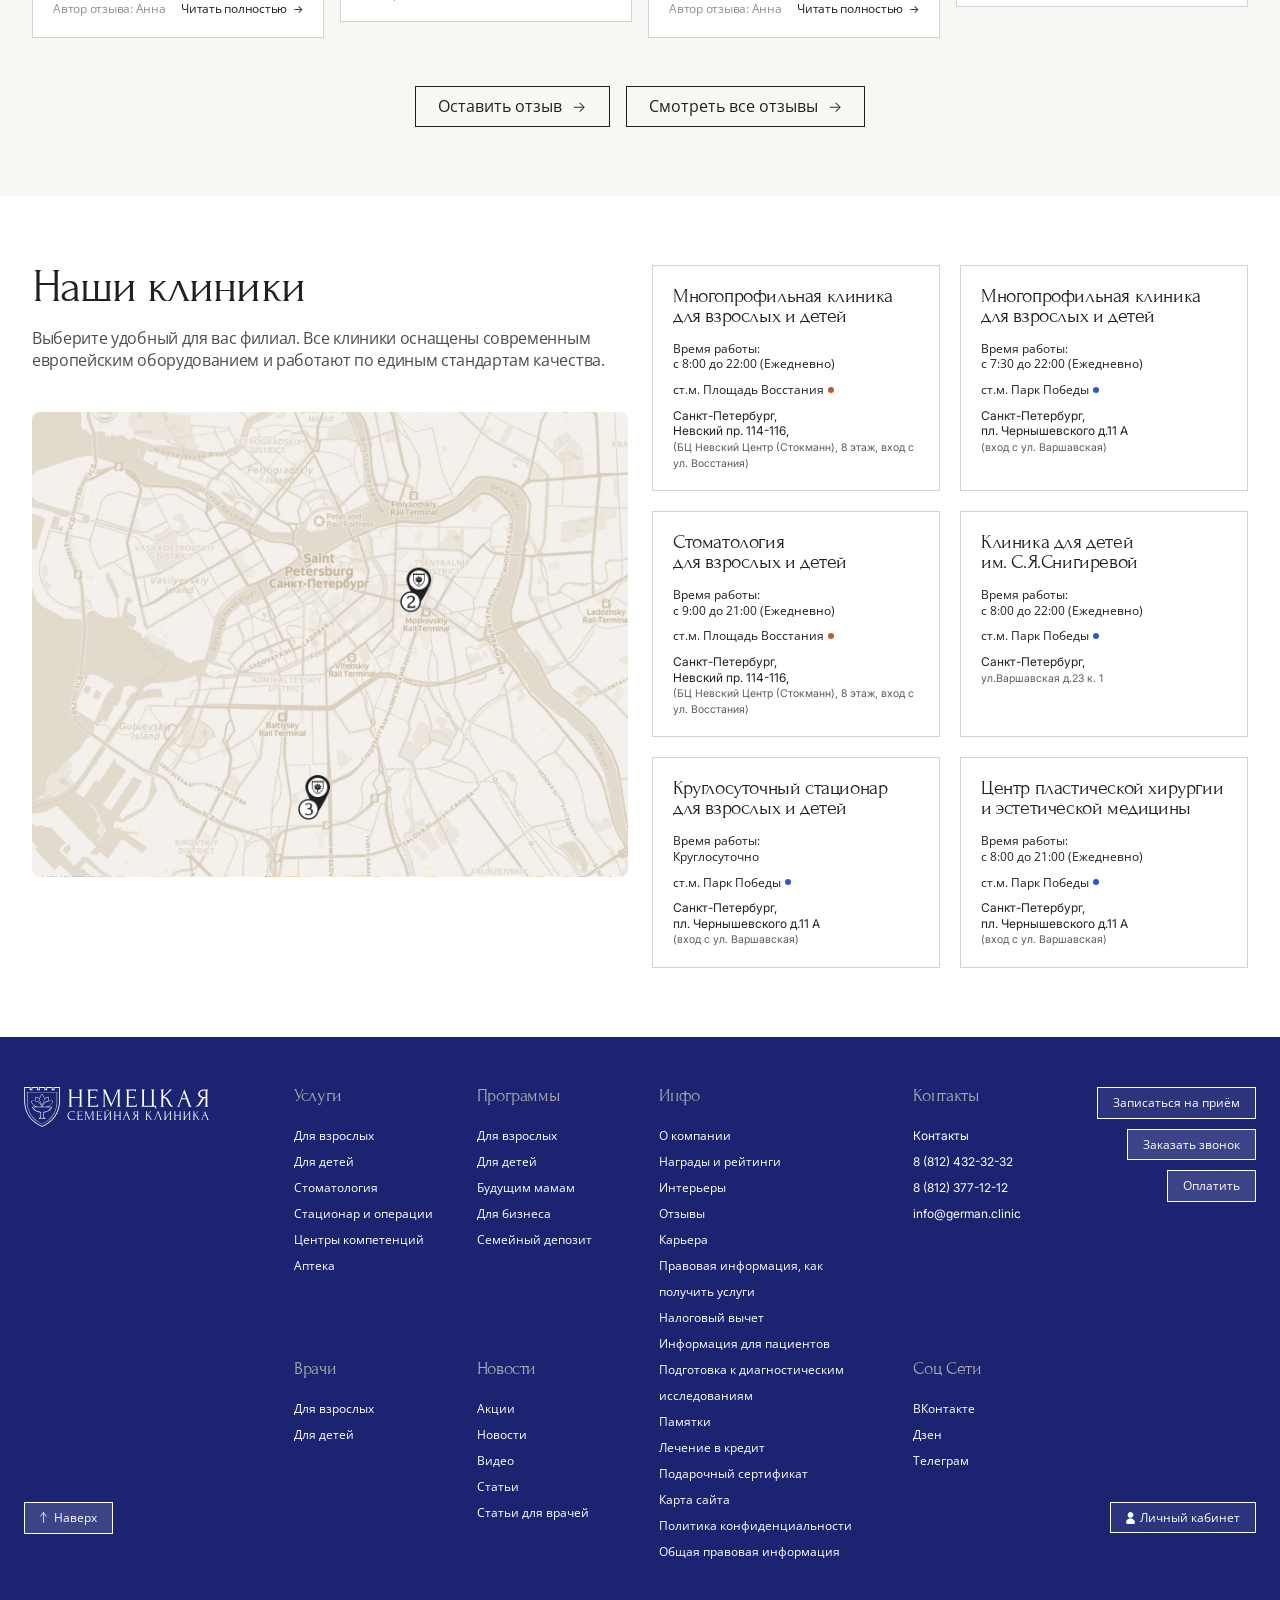
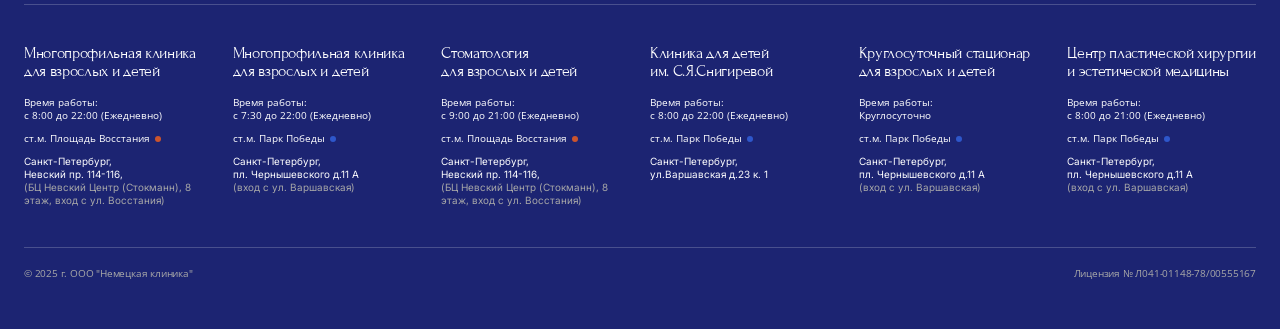
<file: preventive-medicine.html>
<!DOCTYPE html>
<html lang="ru">

<head>
    <meta charset="UTF-8">
    <meta name="viewport" content="width=device-width, initial-scale=1.0">
    <title>Превентивная медицина — Немецкая семейная клиника</title>

    <!-- Local Fonts -->
    <link rel="stylesheet" href="css/fonts.css">

    <!-- Bootstrap 5 CSS -->
    <link href="https://cdn.jsdelivr.net/npm/bootstrap@5.3.2/dist/css/bootstrap.min.css" rel="stylesheet">

    <!-- Bootstrap Icons -->
    <link rel="stylesheet" href="https://cdn.jsdelivr.net/npm/bootstrap-icons@1.11.1/font/bootstrap-icons.css">

    <!-- Custom CSS -->
    <link rel="stylesheet" href="css/preventive-medicine/style.css">
</head>

<body class="preventive-page">
    <!-- ============================================
         HEADER / MENU (3 уровня)
    ============================================= -->
    <header class="header" id="header">
        <!-- Mobile Header -->
        <div class="mobile-header">
            <a href="/" class="mobile-logo">
                <img src="assets/images/logo.svg" alt="Немецкая семейная клиника">
            </a>
            <div class="mobile-header-actions">
                <a href="tel:+78124323232" class="mobile-header-icon" aria-label="Позвонить">
                    <img src="assets/images/icons/icon-phone-mob.svg" alt="Телефон">
                </a>
                <a href="#" class="mobile-header-icon" aria-label="Поиск">
                    <img src="assets/images/icons/icon-search-mob.svg" alt="Поиск">
                </a>
                <a href="#" class="mobile-header-icon" aria-label="Личный кабинет">
                    <img src="assets/images/icons/icon-user-mob.svg" alt="Личный кабинет">
                </a>
                <a href="#" class="mobile-header-icon" aria-label="Настройки">
                    <img src="assets/images/icons/icon-star-mob.svg" alt="Настройки">
                </a>
                <button class="menu-toggle" type="button" aria-label="Открыть меню">
                    <span></span>
                    <span></span>
                    <span></span>
                </button>
            </div>
        </div>

        <!-- Mobile Menu -->
        <div class="mobile-menu" role="dialog" aria-modal="true" aria-label="Мобильное меню">
            <div class="mobile-menu-panel">
                <!-- Шапка меню -->
                <div class="mobile-menu-header">
                    <a href="/" class="mobile-menu-logo">
                        <img src="assets/images/logo.svg" alt="Немецкая семейная клиника">
                    </a>
                    <div class="mobile-menu-header-actions">
                        <a href="tel:+78124323232" class="mobile-menu-icon" aria-label="Позвонить">
                            <img src="assets/images/icons/icon-phone-mob.svg" alt="Телефон">
                        </a>
                        <a href="#" class="mobile-menu-icon" aria-label="Поиск">
                            <img src="assets/images/icons/icon-search-mob.svg" alt="Поиск">
                        </a>
                        <a href="#" class="mobile-menu-icon" aria-label="Личный кабинет">
                            <img src="assets/images/icons/icon-user-mob.svg" alt="Личный кабинет">
                        </a>
                        <a href="#" class="mobile-menu-icon" aria-label="Настройки">
                            <img src="assets/images/icons/icon-star-mob.svg" alt="Настройки">
                        </a>
                        <button class="mobile-menu-close" type="button" aria-label="Закрыть меню">
                            <svg width="20" height="20" viewBox="0 0 20 20" fill="none"
                                xmlns="http://www.w3.org/2000/svg">
                                <path d="M15 5L5 15M5 5L15 15" stroke="currentColor" stroke-width="1"
                                    stroke-linecap="round" />
                            </svg>
                        </button>
                    </div>
                </div>

                <!-- Навигация -->
                <nav class="mobile-menu-nav" role="navigation">
                    <!-- Услуги (аккордеон) -->
                    <div class="mobile-nav-item">
                        <button class="mobile-nav-toggle" type="button" aria-expanded="false">
                            <span>Услуги</span>
                            <svg class="mobile-nav-arrow" width="10" height="6" viewBox="0 0 10 6" fill="none"
                                xmlns="http://www.w3.org/2000/svg">
                                <path d="M1 1L5 5L9 1" stroke="currentColor" stroke-width="1.5" stroke-linecap="round"
                                    stroke-linejoin="round" />
                            </svg>
                        </button>
                        <div class="mobile-nav-submenu">
                            <a href="#">Для взрослых</a>
                            <a href="#">Для детей</a>
                            <a href="#">Стоматология</a>
                            <a href="#">Стационар и операции</a>
                            <a href="#">Центры компетенций</a>
                            <a href="#">Аптека</a>
                        </div>
                    </div>

                    <!-- Врачи (простая ссылка) -->
                    <a href="#" class="mobile-nav-link">Врачи</a>

                    <!-- Программы (аккордеон) -->
                    <div class="mobile-nav-item">
                        <button class="mobile-nav-toggle" type="button" aria-expanded="false">
                            <span>Программы</span>
                            <svg class="mobile-nav-arrow" width="10" height="6" viewBox="0 0 10 6" fill="none"
                                xmlns="http://www.w3.org/2000/svg">
                                <path d="M1 1L5 5L9 1" stroke="currentColor" stroke-width="1.5" stroke-linecap="round"
                                    stroke-linejoin="round" />
                            </svg>
                        </button>
                        <div class="mobile-nav-submenu">
                            <a href="#">Для взрослых</a>
                            <a href="#">Для детей</a>
                            <a href="#">Будущим мамам</a>
                            <a href="#">Для бизнеса</a>
                            <a href="#">Семейный депозит</a>
                        </div>
                    </div>

                    <!-- Инфо (аккордеон) -->
                    <div class="mobile-nav-item">
                        <button class="mobile-nav-toggle" type="button" aria-expanded="false">
                            <span>Инфо</span>
                            <svg class="mobile-nav-arrow" width="10" height="6" viewBox="0 0 10 6" fill="none"
                                xmlns="http://www.w3.org/2000/svg">
                                <path d="M1 1L5 5L9 1" stroke="currentColor" stroke-width="1.5" stroke-linecap="round"
                                    stroke-linejoin="round" />
                            </svg>
                        </button>
                        <div class="mobile-nav-submenu">
                            <a href="about.html">О компании</a>
                            <a href="#">Награды и рейтинги</a>
                            <a href="#">Интерьеры</a>
                            <a href="#">Отзывы</a>
                            <a href="#">Видео</a>
                            <a href="#">Карьера</a>
                            <a href="#">Правовая информация</a>
                            <a href="#">Налоговый вычет</a>
                            <a href="#">Информация для пациентов</a>
                            <a href="#">Подготовка к исследованиям</a>
                            <a href="#">Памятки</a>
                            <a href="#">Лечение в кредит</a>
                            <a href="#">Подарочный сертификат</a>
                        </div>
                    </div>

                    <!-- Новости (аккордеон) -->
                    <div class="mobile-nav-item">
                        <button class="mobile-nav-toggle" type="button" aria-expanded="false">
                            <span>Новости</span>
                            <svg class="mobile-nav-arrow" width="10" height="6" viewBox="0 0 10 6" fill="none"
                                xmlns="http://www.w3.org/2000/svg">
                                <path d="M1 1L5 5L9 1" stroke="currentColor" stroke-width="1.5" stroke-linecap="round"
                                    stroke-linejoin="round" />
                            </svg>
                        </button>
                        <div class="mobile-nav-submenu">
                            <a href="#">Новости</a>
                            <a href="#">Статьи</a>
                            <a href="#">Видео</a>
                            <a href="#">Для врачей</a>
                        </div>
                    </div>

                    <!-- Контакты (простая ссылка) -->
                    <a href="#" class="mobile-nav-link">Контакты</a>
                </nav>

                <!-- Направления -->
                <div class="mobile-menu-departments">
                    <a href="#" class="mobile-dept-link mobile-dept-pediatrics">
                        <img src="assets/images/icons/dept-pediatrics.svg" alt="" width="16" height="18">
                        <span>Педиатрия</span>
                    </a>
                    <a href="#" class="mobile-dept-link mobile-dept-ophthalmology">
                        <img src="assets/images/icons/dept-ophthalmology.svg" alt="" width="16" height="18">
                        <span>Экспертная офтальмология</span>
                    </a>
                    <a href="#" class="mobile-dept-link mobile-dept-preventive">
                        <img src="assets/images/icons/dept-preventive.svg" alt="" width="16" height="18">
                        <span>Превентивная медицина</span>
                    </a>
                    <a href="#" class="mobile-dept-link mobile-dept-dentistry">
                        <img src="assets/images/icons/dept-dentistry.svg" alt="" width="16" height="18">
                        <span>Стоматология</span>
                    </a>
                    <a href="#" class="mobile-dept-link mobile-dept-aesthetic">
                        <img src="assets/images/icons/dept-aesthetic.svg" alt="" width="16" height="18">
                        <span>Эстетическая медицина</span>
                    </a>
                </div>

                <!-- Кнопки действий -->
                <div class="mobile-menu-actions">
                    <a href="#" class="mobile-menu-btn">Записаться на приём</a>
                    <a href="#" class="mobile-menu-btn">Оплатить</a>
                    <a href="#" class="mobile-menu-btn">Заказать звонок</a>
                </div>

                <!-- Контактная информация -->
                <div class="mobile-menu-contacts">
                    <a href="tel:+78124323232" class="mobile-menu-phone">
                        <svg width="14" height="14" viewBox="0 0 14 14" fill="none" xmlns="http://www.w3.org/2000/svg">
                            <path
                                d="M12.8333 9.87V11.62C12.8339 11.7825 12.8007 11.9433 12.7357 12.0923C12.6707 12.2413 12.5751 12.3753 12.4553 12.4856C12.3355 12.596 12.1942 12.6802 12.0403 12.7326C11.8863 12.7851 11.7232 12.8045 11.5617 12.7894C9.76663 12.5939 8.04469 11.9783 6.52917 11.0015C5.11803 10.0996 3.92291 8.90449 3.02083 7.49335C2.04063 5.97092 1.42479 4.2404 1.23333 2.43835C1.21832 2.27733 1.23752 2.11484 1.28959 1.96136C1.34166 1.80789 1.42547 1.66693 1.53546 1.54728C1.64545 1.42763 1.77909 1.33201 1.92772 1.26661C2.07636 1.20122 2.2369 1.16743 2.39958 1.16765H4.14958C4.43063 1.16474 4.70299 1.26399 4.91538 1.44631C5.12776 1.62862 5.26558 1.88167 5.30333 2.16027C5.37417 2.71669 5.50802 3.26317 5.70222 3.78985C5.77972 3.99722 5.79461 4.22249 5.7451 4.43819C5.69559 4.65388 5.58366 4.85024 5.42316 5.0043L4.67444 5.75302C5.50342 7.20037 6.69963 8.39658 8.14698 9.22556L8.8957 8.47684C9.04976 8.31634 9.24612 8.20441 9.46181 8.1549C9.67751 8.10539 9.90278 8.12028 10.1101 8.19778C10.6368 8.39198 11.1833 8.52583 11.7397 8.59667C12.0222 8.63479 12.2784 8.77575 12.4611 8.99282C12.6439 9.20989 12.7405 9.48726 12.7333 9.77156L12.8333 9.87Z"
                                stroke="currentColor" stroke-width="1.2" stroke-linecap="round"
                                stroke-linejoin="round" />
                        </svg>
                        <span>8 (812) 432-32-32 / 8 (812) 337-12-12</span>
                    </a>
                    <div class="mobile-menu-time">
                        <svg width="14" height="14" viewBox="0 0 14 14" fill="none" xmlns="http://www.w3.org/2000/svg">
                            <circle cx="7" cy="7" r="6" stroke="currentColor" stroke-width="1.2" />
                            <path d="M7 3.5V7L9.5 9.5" stroke="currentColor" stroke-width="1.2"
                                stroke-linecap="round" />
                        </svg>
                        <span>с 07:30 до 22:00</span>
                    </div>
                </div>
            </div>
        </div>

        <!-- Menu Level 1 - Направления -->
        <div class="menu-level-1">
            <div class="menu-level-1-inner">
                <a href="#" class="department-link department-pediatrics">
                    <span class="dept-icon">
                        <img src="assets/images/icons/dept-pediatrics.svg" alt="" width="16" height="18">
                    </span>
                    Педиатрия
                </a>
                <div class="dept-divider"></div>
                <a href="#" class="department-link department-ophthalmology">
                    <span class="dept-icon">
                        <img src="assets/images/icons/dept-ophthalmology.svg" alt="" width="16" height="18">
                    </span>
                    Экспертная офтальмология
                </a>
                <div class="dept-divider"></div>
                <a href="#" class="department-link department-preventive">
                    <span class="dept-icon">
                        <img src="assets/images/icons/dept-preventive.svg" alt="" width="16" height="18">
                    </span>
                    Превентивная медицина
                </a>
                <div class="dept-divider"></div>
                <a href="#" class="department-link department-dentistry">
                    <span class="dept-icon">
                        <img src="assets/images/icons/dept-dentistry.svg" alt="" width="16" height="18">
                    </span>
                    Стоматология
                </a>
                <div class="dept-divider"></div>
                <a href="#" class="department-link department-aesthetic">
                    <span class="dept-icon">
                        <img src="assets/images/icons/dept-aesthetic.svg" alt="" width="16" height="18">
                    </span>
                    Эстетическая медицина
                </a>
            </div>
        </div>

        <!-- Menu Level 2 - Контакты и поиск -->
        <div class="menu-level-2">
            <div class="menu-level-2-inner">
                <div class="menu-level-2-left">
                    <a href="tel:+78124323232" class="contact-link">
                        <img src="assets/images/icons/icon-phone.svg" alt="" width="14" height="12">
                        <span>8 (812) 432-32-32 / <span>8 (812) 337-12-12</span></span>
                    </a>
                    <div class="time-info">
                        <img src="assets/images/icons/icon-clock.svg" alt="" width="12" height="12">
                        <span>c 07:30 до 22:00</span>
                    </div>
                </div>
                <div class="menu-search-box">
                    <input type="text" class="menu-search-input" placeholder="Поиск">
                    <img src="assets/images/icons/icon-search.svg" alt="" class="menu-search-icon" width="12"
                        height="12">
                </div>
                <div class="menu-level-2-right">
                    <a href="#" class="header-link">
                        <img src="assets/images/icons/icon-star.svg" alt="" width="12" height="12">
                        <span>Акции</span>
                    </a>
                    <a href="#" class="header-link">
                        <img src="assets/images/icons/icon-user.svg" alt="" width="9" height="12">
                        <span>Личный кабинет</span>
                    </a>
                </div>
            </div>
        </div>

        <!-- Menu Level 3 - Навигация -->
        <div class="menu-level-3">
            <div class="menu-level-3-inner">
                <nav class="main-nav">
                    <div class="nav-item-wrapper">
                        <a href="#" class="nav-link nav-dropdown" data-dropdown="services">
                            Услуги
                            <svg class="nav-arrow" width="8" height="4" viewBox="0 0 9 5" fill="none"
                                xmlns="http://www.w3.org/2000/svg">
                                <path d="M0.5 0.5L4.49936 4.5L8.49881 0.5" stroke="currentColor" stroke-linecap="round"
                                    stroke-linejoin="round" />
                            </svg>
                        </a>
                        <div class="nav-dropdown-menu" id="dropdown-services">
                            <a href="#">Для взрослых</a>
                            <a href="#">Для детей</a>
                            <a href="#">Стоматология</a>
                            <a href="#">Стационар и операции</a>
                        </div>
                    </div>
                    <div class="nav-item-wrapper">
                        <a href="#" class="nav-link">Врачи</a>
                    </div>
                    <div class="nav-item-wrapper">
                        <a href="#" class="nav-link nav-dropdown" data-dropdown="programs">
                            Программы
                            <svg class="nav-arrow" width="8" height="4" viewBox="0 0 9 5" fill="none"
                                xmlns="http://www.w3.org/2000/svg">
                                <path d="M0.5 0.5L4.49936 4.5L8.49881 0.5" stroke="currentColor" stroke-linecap="round"
                                    stroke-linejoin="round" />
                            </svg>
                        </a>
                        <div class="nav-dropdown-menu" id="dropdown-programs">
                            <a href="#">Для взрослых</a>
                            <a href="#">Для детей</a>
                            <a href="#">Будущим мамам</a>
                            <a href="#">Для бизнеса</a>
                            <a href="#">Семейный депозит</a>
                        </div>
                    </div>
                    <div class="nav-item-wrapper">
                        <a href="#" class="nav-link nav-dropdown" data-dropdown="info">
                            Инфо
                            <svg class="nav-arrow" width="8" height="4" viewBox="0 0 9 5" fill="none"
                                xmlns="http://www.w3.org/2000/svg">
                                <path d="M0.5 0.5L4.49936 4.5L8.49881 0.5" stroke="currentColor" stroke-linecap="round"
                                    stroke-linejoin="round" />
                            </svg>
                        </a>
                        <div class="nav-dropdown-menu nav-dropdown-menu-wide" id="dropdown-info">
                            <a href="about.html">О компании</a>
                            <a href="#">Награды и рейтинги</a>
                            <a href="#">Интерьеры</a>
                            <a href="#">Отзывы</a>
                            <a href="#">Видео</a>
                            <a href="#">Карьера</a>
                            <a href="#">Правовая информация, как получить услуги</a>
                            <a href="#">Налоговый вычет</a>
                            <a href="#">Информация для пациентов</a>
                            <a href="#">Подготовка к диагностическим исследованиям</a>
                            <a href="#">Памятки</a>
                            <a href="#">Лечение в кредит</a>
                            <a href="#">Подарочный сертификат</a>
                        </div>
                    </div>
                    <div class="nav-item-wrapper">
                        <a href="#" class="nav-link nav-dropdown" data-dropdown="news">
                            Новости
                            <svg class="nav-arrow" width="8" height="4" viewBox="0 0 9 5" fill="none"
                                xmlns="http://www.w3.org/2000/svg">
                                <path d="M0.5 0.5L4.49936 4.5L8.49881 0.5" stroke="currentColor" stroke-linecap="round"
                                    stroke-linejoin="round" />
                            </svg>
                        </a>
                        <div class="nav-dropdown-menu" id="dropdown-news">
                            <a href="#">Новости</a>
                            <a href="#">Статьи</a>
                            <a href="#">Статьи для врачей</a>
                        </div>
                    </div>
                    <div class="nav-item-wrapper">
                        <a href="#" class="nav-link">Контакты</a>
                    </div>
                </nav>

                <div class="logo">
                    <a href="/">
                        <img src="assets/images/icons/logo-header.svg" alt="Немецкая семейная клиника" class="logo-img">
                    </a>
                </div>

                <div class="header-actions">
                    <a href="#" class="btn-header d-none">Записаться на приём</a>
                    <a href="#" class="btn-header">Оплатить</a>
                    <a href="#" class="btn-header d-none">Заказать звонок</a>
                </div>
            </div>
        </div>
    </header>

    <!-- ============================================
         MAIN CONTENT — секции будут добавлены посекционно
    ============================================= -->
    <main class="preventive-main">
        <div class="mobile-breadcrumbs d-md-none">
            <div class="site-container">
                <p class="mobile-breadcrumbs__text"><span>Главная</span> / <strong>Центр превентивной и интегративной
                        медицины</strong></p>
            </div>
        </div>

        <!-- ============================================
             SECTION 1: HERO — Превентивная медицина
             Figma node: 1634:3962 (1440×745)
        ============================================= -->
        <section class="preventive-hero position-relative overflow-hidden text-white py-0" id="hero">
            <div class="preventive-hero__bg" aria-hidden="true">
            </div>
            <!-- Background photo -->
            <figure class="preventive-hero__surface position-absolute top-0 start-0 w-100 h-100 m-0">
                <img class="preventive-hero__background w-100 h-100 object-fit-cover d-block"
                    src="assets/images/preventive-medicine/hero-bg-photo.png"
                    alt="Врач консультирует пациентку — центр превентивной медицины" loading="eager" decoding="async"
                    fetchpriority="high" width="1440" height="745">
            </figure>

            <!-- Body -->
            <div class="preventive-hero__body position-relative container-fluid">
                <!-- Logo (top) -->
                <div class="preventive-hero__logo mb-3">
                    <img src="assets/images/preventive-medicine/hero-logo-white.svg"
                         alt="Немецкая семейная клиника — Превентивная медицина"
                         class="d-block"
                         width="262"
                         height="70"
                         loading="eager">
                </div>

                <!-- Content (bottom) -->
                <div class="preventive-hero__content">
                    <h1 class="preventive-hero__title text-white">
                        Центр превентивной медицины:<br class="d-none d-md-block">
                        профилактика здоровья<br class="d-none d-md-block">
                        и активное долголетие
                    </h1>
                    <p class="preventive-hero__lead text-white">
                        Комплексный подход к сохранению здоровья, раннему выявлению
                        рисков и улучшению качества жизни на каждом этапе.
                    </p>
                    <div class="preventive-hero__tags">
                        <span class="preventive-hero__tag">Здоровое сердце</span>
                        <span class="preventive-hero__tag">Пищевая непереносимость</span>
                        <span class="preventive-hero__tag">Активное долголетие</span>
                        <span class="w-100 d-none d-md-block"></span>
                        <span class="preventive-hero__tag">Женское здоровье 45+</span>
                        <span class="preventive-hero__tag">Здоровый ЖКТ</span>
                        <span class="preventive-hero__tag">Контроль веса</span>
                        <span class="preventive-hero__tag">Планирование беременности</span>
                    </div>
                </div>
            </div>
        </section>

        <!-- ============================================
             SECTION 2: ЗАЧЕМ НУЖНА ПРЕВЕНТИВНАЯ МЕДИЦИНА
             Figma node: 1634:4104 (1440×531)
        ============================================= -->
        <section class="preventive-feature" id="why-preventive">
            <div class="container-fluid px-4">
                <nav class="preventive-breadcrumbs d-none d-md-block" aria-label="Хлебные крошки">
                    <a href="/">Главная</a> / <span class="preventive-breadcrumbs__current">Центр превентивной и
                        интегративной медицины</span>
                </nav>
                <div class="row align-items-start">
                    <!-- Left column: text + buttons -->
                    <div class="col-lg-7 col-xl-7">
                        <h2 class="preventive-feature__title">Зачем нужна превентивная медицина</h2>
                        <div class="preventive-feature__text">
                            <p>Превентивная медицина направлена на сохранение здоровья и предупреждение заболеваний ещё
                                до появления выраженных симптомов. Такой подход позволяет выявлять риски на ранних
                                этапах, корректировать образ жизни и снижать вероятность развития хронических состояний.
                            </p>
                            <p>В центре внимания — не отдельный симптом, а общее состояние организма, его ресурсы и
                                способность к восстановлению.</p>
                        </div>
                        <div class="preventive-feature__actions d-flex flex-wrap gap-2">
                            <a href="#programs" class="preventive-feature__btn">
                                <span>Выбрать программу</span>
                                <span class="preventive-feature__btn-arrow">→</span>
                            </a>
                            <a href="#" class="preventive-feature__btn preventive-feature__btn--outline">
                                <span>Записаться на консультацию</span>
                                <span class="preventive-feature__btn-arrow">→</span>
                            </a>
                        </div>
                    </div>
                    <!-- Right column: image -->
                    <div class="col-lg-5 col-xl-4 offset-xl-1 mt-4 mt-lg-0">
                        <div class="preventive-feature__visual">
                            <img src="assets/images/preventive-medicine/benefits-visual.png"
                                alt="Счастливая семья — здоровье и профилактика" class="w-100 h-auto d-block"
                                loading="lazy" decoding="async" width="440" height="404">
                        </div>
                    </div>
                </div>
            </div>
        </section>

        <!-- ============================================
             SECTION 3: ИМИДЖЕВЫЙ БАННЕР 1
             Figma node: 1634:4120 (1440×580)
        ============================================= -->
        <section class="preventive-banner section-teal" id="banner-1">
            <div class="container-fluid px-4">
                <div
                    class="preventive-banner__inner position-relative overflow-hidden d-flex flex-column align-items-center justify-content-center text-center text-white">
                    <img class="d-none d-md-block preventive-banner__bg position-absolute top-0 start-0 w-100 h-100 object-fit-cover d-block"
                        src="assets/images/preventive-medicine/quote-banner-1.png" alt="" role="presentation"
                        loading="lazy" decoding="async" width="1360" height="500">
                    <img class="d-block d-md-none preventive-banner__bg position-absolute top-0 start-0 w-100 h-100 object-fit-cover d-block"
                        src="assets/images/preventive-medicine/quote-banner-1-mob.png" alt="" role="presentation"
                        loading="lazy" decoding="async" width="1360" height="500">
                    <div class="preventive-banner__content position-relative text-center">
                        <img class="preventive-banner__logo d-block mx-auto mb-4"
                             src="assets/images/preventive-medicine/hero-logo-white.svg"
                             alt="Немецкая семейная клиника — Превентивная медицина"
                             width="262"
                             height="70"
                             loading="lazy">
                        <blockquote class="preventive-banner__quote mb-0">
                            Здоровье —<br class="d-block d-md-none"> это процесс, которым<br
                                class="d-block d-md-none"><br class="d-none d-md-block">
                            можно и нужно<br class="d-block d-md-none"> управлять
                        </blockquote>
                    </div>
                </div>
            </div>
        </section>

        <!-- ============================================
             SECTION 4: ПРИНЦИПЫ РАБОТЫ ЦЕНТРА
             Figma node: 1634:4140
        ============================================= -->
        <section class="preventive-principles" id="principles">
            <div class="container-fluid px-4">
                <div class="preventive-principles__header">
                    <h2 class="preventive-principles__title">Принципы работы центра</h2>
                    <div class="preventive-principles__arrows">
                        <button class="preventive-principles__arrow" type="button" data-dir="prev" aria-label="Назад"></button>
                        <button class="preventive-principles__arrow" type="button" data-dir="next" aria-label="Вперёд"></button>
                    </div>
                </div>

                <div class="preventive-principles__grid">
                    <article class="preventive-principles__card">
                        <h3 class="preventive-principles__card-title">Системный<br class="d-block d-md-none"> подход
                        </h3>
                        <p class="preventive-principles__card-text">Организм рассматривается как единая взаимосвязанная
                            система, где важна работа всех органов и процессов.</p>
                    </article>

                    <article class="preventive-principles__card">
                        <h3 class="preventive-principles__card-title">Воздействие<br class="d-block d-md-none"> на
                            причины</h3>
                        <p class="preventive-principles__card-text">Фокус на устранении причин<br
                                class="d-block d-md-none"> нарушений, а не только на
                            работе<br class="d-block d-md-none"> с симптомами.</p>
                    </article>

                    <article class="preventive-principles__card">
                        <h3 class="preventive-principles__card-title">Профилактика<br class="d-block d-md-none"> и
                            диагностика</h3>
                        <p class="preventive-principles__card-text">Активная профилактика и ранняя<br
                                class="d-block d-md-none"> диагностика
                            заболеваний и патологических<br class="d-block d-md-none"> состояний.</p>
                    </article>

                    <article class="preventive-principles__card">
                        <h3 class="preventive-principles__card-title">Контроль<br class="d-block d-md-none"> и коррекция
                        </h3>
                        <p class="preventive-principles__card-text">Динамический контроль изменений<br
                                class="d-block d-md-none"> на фоне терапии с
                            возможностью<br class="d-block d-md-none"> своевременной корректировки<br
                                class="d-block d-md-none"> диагностических и лечебных схем.</p>
                    </article>

                    <article class="preventive-principles__card">
                        <h3 class="preventive-principles__card-title">Индивидуальный<br class="d-block d-md-none">
                            подход</h3>
                        <p class="preventive-principles__card-text">Для каждого пациента разрабатывается<br
                                class="d-block d-md-none"> персональная
                            программа восстановления<br class="d-block d-md-none"> и оздоровления с учётом возраста,
                            образа<br class="d-block d-md-none"> жизни и особенностей
                            организма.</p>
                    </article>

                    <article class="preventive-principles__card">
                        <h3 class="preventive-principles__card-title">Врачи-<br class="d-block d-md-none">эксперты</h3>
                        <p class="preventive-principles__card-text">С пациентом работает команда<br
                                class="d-block d-md-none"> высококвалифицированных
                            врачей-<br class="d-block d-md-none">экспертов Немецкой семейной клиники.</p>
                    </article>
                </div>
            </div>
        </section>

        <!-- ============================================
             SECTION 5: ПРОГРАММЫ ПРЕВЕНТИВНОЙ МЕДИЦИНЫ
             Figma node: 1634:4167 (1440×604)
        ============================================= -->
        <section class="preventive-programs" id="programs">
            <div class="container-fluid px-4">
                <div class="preventive-programs__header">
                    <h2 class="preventive-programs__title">Программы превентивной медицины</h2>
                    <p class="preventive-programs__subtitle">Программы формируются индивидуально и направлены на
                        комплексную оценку состояния организма и снижение рисков развития заболеваний.</p>
                </div>

                <div class="preventive-programs__tabs">
                    <button class="preventive-programs__tab active" data-programs-tab="women">Для женщин</button>
                    <button class="preventive-programs__tab" data-programs-tab="men">Для мужчин</button>
                    <button class="preventive-programs__tab" data-programs-tab="children">Для детей</button>
                </div>

                <div class="preventive-programs__grid" id="programs-grid">
                    <a href="#" class="preventive-programs__item">
                        <span class="preventive-programs__item-text">Генетический паспорт</span>
                        <span class="preventive-programs__item-arrow">→

                        </span>
                    </a>
                    <a href="#" class="preventive-programs__item">
                        <span class="preventive-programs__item-text">Снижение риска развития наследственных
                            заболеваний</span>
                        <span class="preventive-programs__item-arrow">→

                        </span>
                    </a>
                    <a href="#" class="preventive-programs__item">
                        <span class="preventive-programs__item-text">Определение биологического возраста
                            организма</span>
                        <span class="preventive-programs__item-arrow">→

                        </span>
                    </a>
                    <a href="#" class="preventive-programs__item">
                        <span class="preventive-programs__item-text">Биоактивация организма с системным подходом</span>
                        <span class="preventive-programs__item-arrow">→

                        </span>
                    </a>
                    <a href="#" class="preventive-programs__item">
                        <span class="preventive-programs__item-text">Выявление ранних изменений в работе систем</span>
                        <span class="preventive-programs__item-arrow">→

                        </span>
                    </a>
                    <a href="#" class="preventive-programs__item">
                        <span class="preventive-programs__item-text">Отоларингология</span>
                        <span class="preventive-programs__item-arrow">→

                        </span>
                    </a>
                </div>

                <div class="preventive-programs__action">
                    <a href="#" class="preventive-programs__btn">
                        <span>Записаться на консультацию</span>
                        <span class="preventive-programs__btn-arrow">→</span>
                    </a>
                </div>
            </div>
        </section>

        <!-- ============================================
             SECTION 6: КОГДА СТОИТ ОБРАТИТЬСЯ
             Figma node: 1634:4486 (1440×531)
        ============================================= -->
        <section class="preventive-symptoms" id="symptoms">
            <div class="container-fluid px-4">
                <div class="preventive-symptoms__layout">
                    <div class="preventive-symptoms__content">
                        <h2 class="preventive-symptoms__title">Когда стоит обратиться к врачу превентивной медицины</h2>
                        <p class="preventive-symptoms__subtitle">Превентивная медицина подходит не только при наличии
                            жалоб, но и в ситуациях, когда важно оценить состояние здоровья, уровень ресурсов организма
                            и потенциальные риски.</p>
                        <div class="preventive-symptoms__tags">
                            <span class="preventive-symptoms__tag">Нарушения сна</span>
                            <span class="preventive-symptoms__tag">Стресс и тревожность</span>
                            <span class="preventive-symptoms__tag">Головные боли</span>
                            <span class="preventive-symptoms__tag">Пищеварительный дискомфорт</span>
                            <span class="preventive-symptoms__tag">Снижение энергии</span>
                            <span class="preventive-symptoms__tag">Колебания веса</span>
                            <span class="preventive-symptoms__tag">Контроль массы тела</span>
                            <span class="preventive-symptoms__tag">Мышечное напряжение</span>
                            <span class="preventive-symptoms__tag">Снижение концентрации</span>
                            <span class="preventive-symptoms__tag">Частые простуды</span>
                            <span class="preventive-symptoms__tag">Снижение иммунитета</span>
                        </div>
                    </div>
                    <div class="preventive-symptoms__visual">
                        <img src="assets/images/preventive-medicine/when-to-visit-visual.png"
                            alt="Врач назначает препараты — превентивная медицина" loading="lazy" decoding="async"
                            width="440" height="404">
                    </div>
                </div>
            </div>
        </section>

        <!-- ============================================
             SECTION 7: ИМИДЖЕВЫЙ БАННЕР 2
             Figma node: 1810:774 (1440×580)
        ============================================= -->
        <section class="preventive-banner section-teal" id="banner-2">
            <div class="container-fluid px-4">
                <div
                    class="preventive-banner__inner position-relative overflow-hidden d-flex flex-column align-items-center justify-content-center text-center text-white">
                    <img class="d-none d-md-block preventive-banner__bg position-absolute top-0 start-0 w-100 h-100 object-fit-cover d-block"
                        src="assets/images/preventive-medicine/quote-banner-2.png" alt="" role="presentation"
                        loading="lazy" decoding="async" width="1360" height="500">
                        <img class="d-block d-md-none preventive-banner__bg position-absolute top-0 start-0 w-100 h-100 object-fit-cover d-block"
                        src="assets/images/preventive-medicine/quote-banner-2-mob.png" alt="" role="presentation"
                        loading="lazy" decoding="async" width="1360" height="500">
                    <div class="preventive-banner__content position-relative text-center">
                        <img class="preventive-banner__logo d-block mx-auto mb-4"
                             src="assets/images/preventive-medicine/hero-logo-white.svg"
                             alt="Немецкая семейная клиника — Превентивная медицина"
                             width="262"
                             height="70"
                             loading="lazy">
                        <blockquote class="preventive-banner__quote mb-0">
                            Комплексный подход<br class="d-block d-md-none"> к здоровью<br class="d-none d-md-block">
                            и качеству<br class="d-block d-md-none"> жизни
                        </blockquote>
                    </div>
                </div>
            </div>
        </section>

        <!-- ============================================
             SECTION 8: ВРАЧИ ЦЕНТРА
             Figma node: 1634:4212 (1440×807)
        ============================================= -->
        <section class="preventive-doctors" id="doctors">
            <div class="container-fluid px-4">
                <div class="preventive-doctors__header">
                    <h2 class="preventive-doctors__title">Врачи центра превентивной медицины</h2>
                    <p class="preventive-doctors__subtitle">С пациентами работают врачи с большим опытом в области
                        превентивной и интегративной медицины. Команда специалистов помогает выстроить долгосрочную
                        стратегию сохранения здоровья и активного долголетия.</p>
                </div>

                <div class="preventive-doctors__grid">
                    <a href="#" class="preventive-doctors__card">
                        <div class="preventive-doctors__photo">
                            <img src="assets/images/preventive-medicine/doctor-1.png" alt="Врач превентивной медицины"
                                loading="lazy" decoding="async" width="256" height="300">
                        </div>
                        <h3 class="preventive-doctors__name">Фамилия<br>Имя Отчество</h3>
                        <p class="preventive-doctors__specialty">Врач превентивной медицины, терапевт, кандидат
                            медицинских наук</p>
                    </a>

                    <a href="#" class="preventive-doctors__card">
                        <div class="preventive-doctors__photo">
                            <img src="assets/images/preventive-medicine/doctor-2.png" alt="Врач превентивной медицины"
                                loading="lazy" decoding="async" width="256" height="300">
                        </div>
                        <h3 class="preventive-doctors__name">Фамилия<br>Имя Отчество</h3>
                        <p class="preventive-doctors__specialty">Врач превентивной медицины, эндокринолог, нутрициолог
                        </p>
                    </a>

                    <a href="#" class="preventive-doctors__card">
                        <div class="preventive-doctors__photo">
                            <img src="assets/images/preventive-medicine/doctor-3.png" alt="Врач превентивной медицины"
                                loading="lazy" decoding="async" width="256" height="300">
                        </div>
                        <h3 class="preventive-doctors__name">Фамилия<br>Имя Отчество</h3>
                        <p class="preventive-doctors__specialty">Врач превентивной медицины, гастроэнтеролог, диетолог
                        </p>
                    </a>

                    <a href="#" class="preventive-doctors__card">
                        <div class="preventive-doctors__photo">
                            <img src="assets/images/preventive-medicine/doctor-4.png" alt="Врач превентивной медицины"
                                loading="lazy" decoding="async" width="256" height="300">
                        </div>
                        <h3 class="preventive-doctors__name">Фамилия<br>Имя Отчество</h3>
                        <p class="preventive-doctors__specialty">Врач превентивной медицины, кардиолог, терапевт</p>
                    </a>

                    <a href="#" class="preventive-doctors__card">
                        <div class="preventive-doctors__photo">
                            <img src="assets/images/preventive-medicine/doctor-5.png" alt="Врач превентивной медицины"
                                loading="lazy" decoding="async" width="256" height="300">
                        </div>
                        <h3 class="preventive-doctors__name">Фамилия<br>Имя Отчество</h3>
                        <p class="preventive-doctors__specialty">Врач превентивной медицины, невролог, реабилитолог</p>
                    </a>
                </div>

                <div class="preventive-doctors__action">
                    <a href="#" class="preventive-doctors__btn">
                        <span>Перейти ко всем врачам</span>
                        <span class="preventive-doctors__btn-arrow">→</span>
                    </a>
                </div>
            </div>
        </section>

        <!-- ============================================
             SECTION 9: КАК ПРОХОДИТ ПРИЁМ
             Figma node: 1634:3937 (1440×543)
        ============================================= -->
        <section class="preventive-journey" id="journey">
            <div class="container-fluid px-4">
                <div class="preventive-journey__header">
                    <h2 class="preventive-journey__title">Как проходит приём<br>врача превентивной медицины</h2>
                    <p class="preventive-journey__subtitle">Приём отличается большей продолжительностью и акцентом на
                        детальный сбор анамнеза. Это позволяет предупредить развитие заболеваний и выстроить
                        индивидуальный план сохранения здоровья на протяжении всей жизни.</p>
                </div>

                <div class="preventive-journey__arrows">
                    <button class="preventive-journey__arrow preventive-journey__arrow--prev" type="button"
                        aria-label="Предыдущий шаг"></button>
                    <button class="preventive-journey__arrow preventive-journey__arrow--next" type="button"
                        aria-label="Следующий шаг"></button>
                </div>

                <div class="preventive-journey__slider">
                    <div class="preventive-journey__timeline">
                        <div class="preventive-journey__track">
                            <span class="preventive-journey__dot active"></span>
                            <span class="preventive-journey__dot"></span>
                            <span class="preventive-journey__dot"></span>
                            <span class="preventive-journey__dot"></span>
                            <span class="preventive-journey__dot"></span>
                            <span class="preventive-journey__dot"></span>
                            <span class="preventive-journey__dot"></span>
                        </div>
                    </div>

                    <div class="preventive-journey__viewport">
                        <div class="preventive-journey__steps">
                            <div class="preventive-journey__step">
                                <h3 class="preventive-journey__step-title step-1">01. Знакомство</h3>
                                <p class="preventive-journey__step-text">Подробный сбор анамнеза, обсуждение образа
                                    жизни, привычек и текущего состояния здоровья пациента.</p>
                            </div>
                            <div class="preventive-journey__step step-2">
                                <h3 class="preventive-journey__step-title">02. Диагностика</h3>
                                <p class="preventive-journey__step-text">Индивидуальный чек-ап и анализы для оценки
                                    работы систем организма и выявления возможных рисков.</p>
                            </div>
                            <div class="preventive-journey__step step-3">
                                <h3 class="preventive-journey__step-title">03. План терапии</h3>
                                <p class="preventive-journey__step-text">Формирование персонального плана наблюдения и
                                    оздоровления с учётом полученных данных.</p>
                            </div>
                            <div class="preventive-journey__step step-4">
                                <h3 class="preventive-journey__step-title">04. Дообследование</h3>
                                <p class="preventive-journey__step-text">Дополнительные исследования при необходимости
                                    для уточнения диагноза и корректировки стратегии.</p>
                            </div>
                            <div class="preventive-journey__step step-5">
                                <h3 class="preventive-journey__step-title">05. Промежуточная оценка</h3>
                                <p class="preventive-journey__step-text">Анализ динамики изменений и корректировка плана
                                    лечения на основе реакции организма.</p>
                            </div>
                            <div class="preventive-journey__step step-6">
                                <h3 class="preventive-journey__step-title">06. Итоговая оценка</h3>
                                <p class="preventive-journey__step-text">Оценка достигнутых результатов и рекомендации
                                    по дальнейшему поддержанию здоровья.</p>
                            </div>
                            <div class="preventive-journey__step step-7">
                                <h3 class="preventive-journey__step-title">07. Дальнейший мониторинг</h3>
                                <p class="preventive-journey__step-text">Динамическое наблюдение для сохранения
                                    результата.</p>
                            </div>
                        </div>
                    </div>
                </div>
            </div>
        </section>

        <!-- ============================================
             SECTION 10: НУЖНА ПОМОЩЬ ПЕРЕД ПРИЁМОМ
             Figma node: 1634:4518 (1440×531)
        ============================================= -->
        <section class="preventive-pre-visit" id="pre-visit">
            <div class="container-fluid px-4">
                <div class="preventive-pre-visit__layout">
                    <div class="preventive-pre-visit__content">
                        <h2 class="preventive-pre-visit__title">Нужна помощь перед приёмом?</h2>
                        <p class="preventive-pre-visit__text">Анкетирование — важный этап подготовки к приёму врача.</p>
                        <p class="preventive-pre-visit__text">Оно помогает заранее собрать анамнез и уточнить
                            информацию, чтобы на первичном приёме уделить больше времени общению и индивидуальным
                            рекомендациям.</p>
                        <div class="preventive-pre-visit__actions">
                            <a href="#" class="preventive-pre-visit__btn">
                                <span>Ответить на вопросы</span>
                                <span class="preventive-pre-visit__btn-arrow">→</span>
                            </a>
                            <a href="#" class="preventive-pre-visit__btn">
                                <span>Записаться на консультацию</span>
                                <span class="preventive-pre-visit__btn-arrow">→</span>
                            </a>
                        </div>
                    </div>
                    <div class="preventive-pre-visit__visual">
                        <img src="assets/images/preventive-medicine/pre-visit-visual.png" class="d-none d-md-block"
                            alt="Врач со стетоскопом — подготовка к приёму" loading="lazy" decoding="async" width="440"
                            height="404">
                            <img src="assets/images/preventive-medicine/pre-visit-visual-mob.png" class="d-block d-md-none"
                            alt="Врач со стетоскопом — подготовка к приёму" loading="lazy" decoding="async" width="440"
                            height="404">
                    </div>
                </div>
            </div>
        </section>

        <!-- ============================================
             SECTION 11: ОТЗЫВЫ ПАЦИЕНТОВ
             Figma node: 1634:4433 (1440×671)
        ============================================= -->
        <section class="reviews-section preventive-reviews" id="reviews">
            <div class="container-fluid px-4">
                <div class="section-header text-center">
                    <h2 class="section-title">Отзывы пациентов</h2>
                    <p class="section-subtitle">Опыт пациентов, которые уже прошли программы превентивной медицины в
                        Немецкой семейной клинике.</p>
                </div>

                <div class="slider-arrows mb-4">
                    <button class="arrow-btn arrow-prev" type="button" aria-label="Предыдущий отзыв"></button>
                    <button class="arrow-btn arrow-next" type="button" aria-label="Следующий отзыв"></button>
                </div>

                <div class="reviews-grid">
                    <div class="review-card">
                        <span class="review-date">23 декабря 2025</span>
                        <h5 class="review-doctor">Врач: Камалетдинов Р. Н.</h5>
                        <p class="review-text">
                            Очень классный молодой <br class="d-block d-md-none"> доктор:видно,что ему<br
                                class="d-none d-md-block"> нравится его работа. К детям без лишних<br
                                class="d-none d-md-block"><br class="d-block d-md-none">
                            сюсюканий,но именно это и<br class="d-block d-md-none"> располагает ребенка<br
                                class="d-none d-md-block"> к врачу. С
                            точки<br class="d-block d-md-none"> зрения назначаемого лечения<br
                                class="d-none d-md-block"> тоже все<br class="d-block d-md-none"> отлично-все
                            помогает,при этом без<br class="d-none d-md-block"><br class="d-block d-md-none"> лишних
                            препаратов.
                        </p>
                        <div class="review-footer">
                            <span class="review-author">Автор отзыва: Анна</span>
                            <a href="#" class="review-more">Читать полностью <span class="review-more-arrow">→</span></a>
                        </div>
                    </div>
                    <div class="review-card">
                        <span class="review-date">20 декабря 2025</span>
                        <h5 class="review-doctor">Врач: Маркова Ю. А.</h5>
                        <p class="review-text">Обратилась к Юлии Александровне как<br class="d-none d-md-block"><br
                                class="d-block d-md-none">
                            колопроктологу. Приём прошел<br class="d-block d-md-none"> комфортно,<br
                                class="d-none d-md-block"> в дружелюбной
                            атмосфере,<br class="d-block d-md-none"> что немаловажно<br class="d-none d-md-block"> при
                            обращении с<br class="d-block d-md-none"> деликатной проблемой.<br
                                class="d-none d-md-block"> Также доктор<br class="d-block d-md-none"> грамотно ответила
                            на все вопросы,<br class="d-none d-md-block"><br class="d-block d-md-none"> рассказала про
                            план лечения и что <span class="d-none d-md-inline">...</span><span
                                class="d-block d-md-none"> нужно делать при
                                возникновении...</span></p>
                        <div class="review-footer">
                            <span class="review-author">Автор отзыва: Екатерина</span>
                            <a href="#" class="review-more">Читать полностью <span class="review-more-arrow">→</span></a>
                        </div>
                    </div>
                    <div class="review-card">
                        <span class="review-date">19 декабря 2025</span>
                        <h5 class="review-doctor">Врач: Смирнов К. А.</h5>
                        <p class="review-text">Очень понравился прием у доктора<br class="d-block d-md-none"> Кирилла<br
                                class="d-none d-md-block">
                            Алексеевича Смирнова.<br class="d-block d-md-none"> Доктор очень<br
                                class="d-none d-md-block"> внимательно меня<br class="d-block d-md-none"> выслушал,
                            тщательно изучил<br class="d-none d-md-block"><br class="d-block d-md-none">
                            результаты проведенных ранее<br class="d-none d-md-block"><br class="d-block d-md-none">
                            обследований. Подробно и
                            доходчиво<br class="d-block d-md-none"> ответил<br class="d-none d-md-block"> на все мои
                            вопросы, которых<br class="d-block d-md-none"> было немало...</p>
                        <div class="review-footer">
                            <span class="review-author">Автор отзыва: Анна</span>
                            <a href="#" class="review-more">Читать полностью <span class="review-more-arrow">→</span></a>
                        </div>
                    </div>
                    <div class="review-card">
                        <span class="review-date">18 декабря 2025</span>
                        <h5 class="review-doctor">Врач: Евтушенко В. В.</h5>
                        <p class="review-text">Второй раз делаю фгдс у Виктора <br> Владимировича, просто поражаюсь,<br
                                class="d-block d-md-none"> как быстро<br class="d-none d-md-block"> и точно он все
                            делает. Я<br class="d-block d-md-none"> много раз делала эту<br class="d-none d-md-block">
                            процедуру в<br class="d-block d-md-none"> других клиниках - никакого<br
                                class="d-none d-md-block"> сравнения!<br class="d-block d-md-none"> Все объясняет,
                            делает все<br class="d-none d-md-block"><br class="d-block d-md-none">
                            профессионально<span class="d-none d-md-inline">...</span><span class="d-inline d-md-none">. Спасибо большое, всем рекомендую этого эндоскописта...</span></p>
                        <div class="review-footer">
                            <span class="review-author">Автор отзыва: Галина</span>
                            <a href="#" class="review-more">Читать полностью <span class="review-more-arrow">→</span></a>
                        </div>
                    </div>
                </div>

                <div class="section-actions d-flex justify-content-center gap-3 mt-5">
                    <a href="#" class="btn btn-outline-dark btn-lg">
                        Оставить отзыв
                        <span class="btn-arrow">→</span>
                    </a>
                    <a href="#" class="btn btn-outline-dark btn-lg">
                        Смотреть все отзывы
                        <span class="btn-arrow">→</span>
                    </a>
                </div>
            </div>
        </section>

        <!-- ============================================
             SECTION 12: НАШИ КЛИНИКИ
             Figma node: 1634:5553 (1440×804)
        ============================================= -->

        <section class="clinics-section" id="clinics">
            <div class="container-fluid px-4">
                <div class="row">
                    <div class="col-lg-6">
                        <div class="section-header text-start">
                            <h2 class="section-title">Наши клиники</h2>
                            <p class="section-subtitle text-start m-0">
                                Выберите удобный для вас филиал. Все клиники оснащены современным европейским
                                оборудованием и работают по единым стандартам качества.
                            </p>
                        </div>

                        <div class="map-container">
                            <img src="assets/images/clinics-map.png" alt="Карта клиник" class="map-image" width="654"
                                height="511" loading="lazy">
                        </div>
                    </div>
                    <div class="col-lg-6">
                        <div class="clinics-grid">
                            <div class="clinic-card">
                                <span class="clinic-type">Многопрофильная клиника для взрослых и детей</span>
                                <p class="clinic-hours">Время работы:<br>с 8:00 до 22:00 (Ежедневно)</p>
                                <span class="clinic-metro red-circle-metro">ст.м. Площадь Восстания</span>
                                <p class="clinic-address">Санкт-Петербург,<br>Невский пр. 114-116,<br><span
                                        class="text-muted small">(БЦ Невский Центр (Стокманн), 8 этаж, вход с ул.
                                        Восстания)</span></p>
                            </div>
                            <div class="clinic-card">
                                <span class="clinic-type">Многопрофильная клиника для взрослых и детей</span>
                                <p class="clinic-hours">Время работы:<br>с 7:30 до 22:00 (Ежедневно)</p>
                                <span class="clinic-metro blue-circle-metro">ст.м. Парк Победы</span>
                                <p class="clinic-address">Санкт-Петербург,<br>пл. Чернышевского д.11 А<br><span
                                        class="text-muted small">(вход с ул. Варшавская)</span></p>
                            </div>
                            <div class="clinic-card">
                                <span class="clinic-type">Стоматология<br>для взрослых и детей</span>
                                <p class="clinic-hours">Время работы:<br>с 9:00 до 21:00 (Ежедневно)</p>
                                <span class="clinic-metro red-circle-metro">ст.м. Площадь Восстания</span>
                                <p class="clinic-address">Санкт-Петербург,<br>Невский пр. 114-116,<br><span
                                        class="text-muted small">(БЦ Невский Центр (Стокманн), 8 этаж, вход с ул.
                                        Восстания)</span></p>
                            </div>
                            <div class="clinic-card">
                                <span class="clinic-type">Клиника для детей<br>им. С.Я.Снигиревой</span>
                                <p class="clinic-hours">Время работы:<br>с 8:00 до 22:00 (Ежедневно)</p>
                                <span class="clinic-metro blue-circle-metro">ст.м. Парк Победы</span>
                                <p class="clinic-address">Санкт-Петербург,<br><span
                                        class="text-muted small">ул.Варшавская д.23 к. 1</span></p>
                            </div>
                            <div class="clinic-card">
                                <span class="clinic-type">Круглосуточный стационар для взрослых и детей</span>
                                <p class="clinic-hours">Время работы:<br>Круглосуточно</p>
                                <span class="clinic-metro blue-circle-metro">ст.м. Парк Победы</span>
                                <p class="clinic-address">Санкт-Петербург,<br>пл. Чернышевского д.11 А<br><span
                                        class="text-muted small">(вход с ул. Варшавская)</span></p>
                            </div>
                            <div class="clinic-card">
                                <span class="clinic-type">Центр пластической хирургии и эстетической медицины</span>
                                <p class="clinic-hours">Время работы:<br>с 8:00 до 21:00 (Ежедневно)</p>
                                <span class="clinic-metro blue-circle-metro">ст.м. Парк Победы</span>
                                <p class="clinic-address">Санкт-Петербург,<br>пл. Чернышевского д.11 А<br><span
                                        class="text-muted small">(вход с ул. Варшавская)</span></p>
                            </div>
                        </div>
                    </div>
                </div>
            </div>
        </section>

    </main>

    <!-- ============================================
         FOOTER
    ============================================= -->
    <footer class="footer" id="footer">
        <div class="container-fluid px-4">
            <!-- Footer top: Logo left, Buttons right -->
            <div class="footer-top">
                <div class="footer-top-left">
                    <div class="footer-logo">
                        <img src="assets/images/logo-white.svg" alt="Немецкая семейная клиника">
                    </div>
                    <a href="#header" class="btn btn-footer-outline btn-back-to-top btn-back-to-top-desktop">
                        <svg width="9" height="14" viewBox="0 0 9 14" fill="none" xmlns="http://www.w3.org/2000/svg">
                            <path d="M4.5 13.5L4.5 0.5M4.5 0.5L0.5 5.5M4.5 0.5L8 5.5" stroke="white"
                                stroke-linecap="round" stroke-linejoin="round" />
                        </svg>


                        Наверх
                    </a>
                </div>
                <div class="footer-buttons-right">
                    <a href="#" class="btn btn-footer-glass btn-appointment">Записаться на приём</a>
                    <a href="#" class="btn btn-footer-outline btn-callback">Заказать звонок</a>
                    <a href="#" class="btn btn-footer-outline btn-pay">Оплатить</a>
                    <a href="#" class="btn btn-footer-glass btn-personal-cabinet btn-personal-cabinet-desktop">
                        <svg width="9" height="12" viewBox="0 0 9 12" fill="none" xmlns="http://www.w3.org/2000/svg">
                            <path
                                d="M1.63636 3C1.63636 1.34578 2.92141 0 4.49999 0C6.07856 0 7.36362 1.34571 7.36362 3C7.36362 4.65429 6.07856 6 4.49999 6C2.92141 6 1.63636 4.65429 1.63636 3ZM4.90908 6.42857H4.0909C1.83534 6.42857 0 8.35131 0 10.7143C0 11.1723 0.310908 11.5639 0.739425 11.6454C1.97794 11.8805 3.24305 12 4.50004 12C5.75702 12 7.02409 11.8805 8.26262 11.6454C8.6896 11.5645 9 11.1729 9 10.7143C9 8.35131 7.16463 6.42857 4.90908 6.42857Z"
                                fill="white" />
                        </svg>

                        Личный кабинет
                    </a>
                </div>
                <div class="footer-buttons-bottom">
                    <a href="#header" class="btn btn-footer-outline btn-back-to-top-mobile">
                        <svg width="9" height="14" viewBox="0 0 9 14" fill="none" xmlns="http://www.w3.org/2000/svg">
                            <path d="M4.5 13.5L4.5 0.5M4.5 0.5L0.5 5.5M4.5 0.5L8 5.5" stroke="white"
                                stroke-linecap="round" stroke-linejoin="round" />
                        </svg>


                        Наверх
                    </a>
                    <a href="#" class="btn btn-footer-glass btn-personal-cabinet">
                        <svg width="9" height="12" viewBox="0 0 9 12" fill="none" xmlns="http://www.w3.org/2000/svg">
                            <path
                                d="M1.63636 3C1.63636 1.34578 2.92141 0 4.49999 0C6.07856 0 7.36362 1.34571 7.36362 3C7.36362 4.65429 6.07856 6 4.49999 6C2.92141 6 1.63636 4.65429 1.63636 3ZM4.90908 6.42857H4.0909C1.83534 6.42857 0 8.35131 0 10.7143C0 11.1723 0.310908 11.5639 0.739425 11.6454C1.97794 11.8805 3.24305 12 4.50004 12C5.75702 12 7.02409 11.8805 8.26262 11.6454C8.6896 11.5645 9 11.1729 9 10.7143C9 8.35131 7.16463 6.42857 4.90908 6.42857Z"
                                fill="white" />
                        </svg>


                        Личный кабинет
                    </a>
                </div>
            </div>

            <!-- Footer navigation -->
            <div class="footer-nav">
                <div class="footer-nav-grid">
                    <div class="footer-nav-block footer-nav-uslugi">
                        <h6 class="footer-nav-title">Услуги</h6>
                        <ul class="footer-nav-list">
                            <li><a href="#">Для взрослых</a></li>
                            <li><a href="#">Для детей</a></li>
                            <li><a href="#">Стоматология</a></li>
                            <li><a href="#">Стационар и операции</a></li>
                            <li><a href="#">Центры компетенций</a></li>
                            <li><a href="#">Аптека</a></li>
                        </ul>
                    </div>
                    <div class="footer-nav-block footer-nav-programmy">
                        <h6 class="footer-nav-title">Программы</h6>
                        <ul class="footer-nav-list">
                            <li><a href="#">Для взрослых</a></li>
                            <li><a href="#">Для детей</a></li>
                            <li><a href="#">Будущим мамам</a></li>
                            <li><a href="#">Для бизнеса</a></li>
                            <li><a href="#">Семейный депозит</a></li>
                        </ul>
                    </div>
                    <div class="footer-nav-block footer-nav-vrachi">
                        <h6 class="footer-nav-title">Врачи</h6>
                        <ul class="footer-nav-list">
                            <li><a href="#">Для взрослых</a></li>
                            <li><a href="#">Для детей</a></li>
                        </ul>
                    </div>
                    <div class="footer-nav-block footer-nav-info">
                        <h6 class="footer-nav-title">Инфо</h6>
                        <ul class="footer-nav-list">
                            <li><a href="about.html">О компании</a></li>
                            <li><a href="#">Награды и рейтинги</a></li>
                            <li><a href="#">Интерьеры</a></li>
                            <li><a href="#">Отзывы</a></li>
                            <li><a href="#">Карьера</a></li>
                            <li><a href="#">Правовая информация, как получить услуги</a></li>
                            <li><a href="#">Налоговый вычет</a></li>
                            <li><a href="#">Информация для пациентов</a></li>
                            <li><a href="#">Подготовка к диагностическим исследованиям</a></li>
                            <li><a href="#">Памятки</a></li>
                            <li><a href="#">Лечение в кредит</a></li>
                            <li><a href="#">Подарочный сертификат</a></li>
                            <li><a href="#">Карта сайта</a></li>
                            <li><a href="#">Политика конфиденциальности</a></li>
                            <li><a href="#">Общая правовая информация</a></li>
                        </ul>
                    </div>
                    <div class="footer-nav-block footer-nav-novosti">
                        <h6 class="footer-nav-title">Новости</h6>
                        <ul class="footer-nav-list">
                            <li><a href="#">Акции</a></li>
                            <li><a href="#">Новости</a></li>
                            <li><a href="#">Видео</a></li>
                            <li><a href="#">Статьи</a></li>
                            <li><a href="#">Статьи для врачей</a></li>
                        </ul>
                    </div>
                    <div class="footer-nav-block footer-nav-kontakty">
                        <h6 class="footer-nav-title">Контакты</h6>
                        <ul class="footer-nav-list footer-contacts">
                            <li><a href="#">Контакты</a></li>
                            <li><a href="tel:+78124323232">8 (812) 432-32-32</a></li>
                            <li><a href="tel:+78123771212">8 (812) 377-12-12</a></li>
                            <li><a href="mailto:info@german.clinic">info@german.clinic</a></li>
                        </ul>
                    </div>
                    <div class="footer-nav-block footer-nav-social">
                        <h6 class="footer-nav-title">Соц сети</h6>
                        <ul class="footer-nav-list">
                            <li><a href="#">ВКонтакте</a></li>
                            <li><a href="#">Дзен</a></li>
                            <li><a href="#">Телеграм</a></li>
                        </ul>
                    </div>
                </div>
            </div>

            <!-- Footer divider line -->
            <div class="footer-divider"></div>

            <!-- Footer locations -->
            <div class="footer-locations">
                <div class="footer-locations-grid">
                    <div class="footer-location">
                        <h6 class="location-title">Многопрофильная клиника <br class="d-block d-sm-none">для взрослых и
                            детей</h6>
                        <span class="location-hours">Время работы:<br>с 8:00 до 22:00 (Ежедневно)</span>
                        <span class="location-metro red-circle-metro">ст.м. Площадь Восстания</span>
                        <p class="location-address">Санкт-Петербург,<br>Невский пр. 114-116,<br><span
                                class="text-muted-footer">(БЦ Невский Центр (Стокманн), 8 этаж, вход с ул.
                                Восстания)</span></p>
                    </div>
                    <div class="footer-location">
                        <h6 class="location-title">Многопрофильная клиника <br class="d-block d-sm-none">для взрослых и
                            детей</h6>
                        <span class="location-hours">Время работы:<br>с 7:30 до 22:00 (Ежедневно)</span>
                        <span class="location-metro blue-circle-metro">ст.м. Парк Победы</span>
                        <p class="location-address">Санкт-Петербург,<br>пл. Чернышевского д.11 А<br><span
                                class="text-muted-footer">(вход с ул. Варшавская)</span></p>
                    </div>
                    <div class="footer-location">
                        <h6 class="location-title">Стоматология<br>для взрослых и детей</h6>
                        <span class="location-hours">Время работы:<br>с 9:00 до 21:00 (Ежедневно)</span>
                        <span class="location-metro red-circle-metro">ст.м. Площадь Восстания</span>
                        <p class="location-address">Санкт-Петербург,<br>Невский пр. 114-116,<br><span
                                class="text-muted-footer">(БЦ Невский Центр (Стокманн), 8 этаж, вход с ул.
                                Восстания)</span></p>
                    </div>
                    <div class="footer-location">
                        <h6 class="location-title">Клиника для детей<br>им. С.Я.Снигиревой</h6>
                        <span class="location-hours">Время работы:<br>с 8:00 до 22:00 (Ежедневно)</span>
                        <span class="location-metro blue-circle-metro">ст.м. Парк Победы</span>
                        <p class="location-address">Санкт-Петербург,<br>ул.Варшавская д.23 к. 1</p>
                    </div>
                    <div class="footer-location">
                        <h6 class="location-title">Круглосуточный <br class="d-block d-sm-none"> стационар для взрослых
                            <br class="d-block d-sm-none">и детей
                        </h6>
                        <span class="location-hours">Время работы:<br>Круглосуточно</span>
                        <span class="location-metro blue-circle-metro">ст.м. Парк Победы</span>
                        <p class="location-address">Санкт-Петербург,<br>пл. Чернышевского д.11 А<br><span
                                class="text-muted-footer">(вход с ул. Варшавская)</span></p>
                    </div>
                    <div class="footer-location">
                        <h6 class="location-title">Центр пластической <br class="d-block d-sm-none">хирургии и
                            эстетической <br class="d-block d-sm-none">медицины</h6>
                        <span class="location-hours">Время работы:<br>с 8:00 до 21:00 (Ежедневно)</span>
                        <span class="location-metro blue-circle-metro">ст.м. Парк Победы</span>
                        <p class="location-address">Санкт-Петербург,<br>пл. Чернышевского д.11 А<br><span
                                class="text-muted-footer">(вход с ул. Варшавская)</span></p>
                    </div>
                </div>
            </div>

            <!-- Footer bottom -->
            <div class="footer-bottom">
                <div class="footer-divider"></div>
                <div class="d-flex justify-content-between align-items-center">
                    <span class="footer-copyright">© 2025 г. ООО "Немецкая клиника"</span>
                    <span class="footer-license">Лицензия № Л041-01148-78/00555167</span>
                </div>
            </div>
        </div>
    </footer>

    <!-- Bootstrap 5 JS -->
    <script src="https://cdn.jsdelivr.net/npm/bootstrap@5.3.2/dist/js/bootstrap.bundle.min.js"></script>

    <!-- Custom JS -->
    <script src="js/main.js"></script>
</body>

</html>
</file>
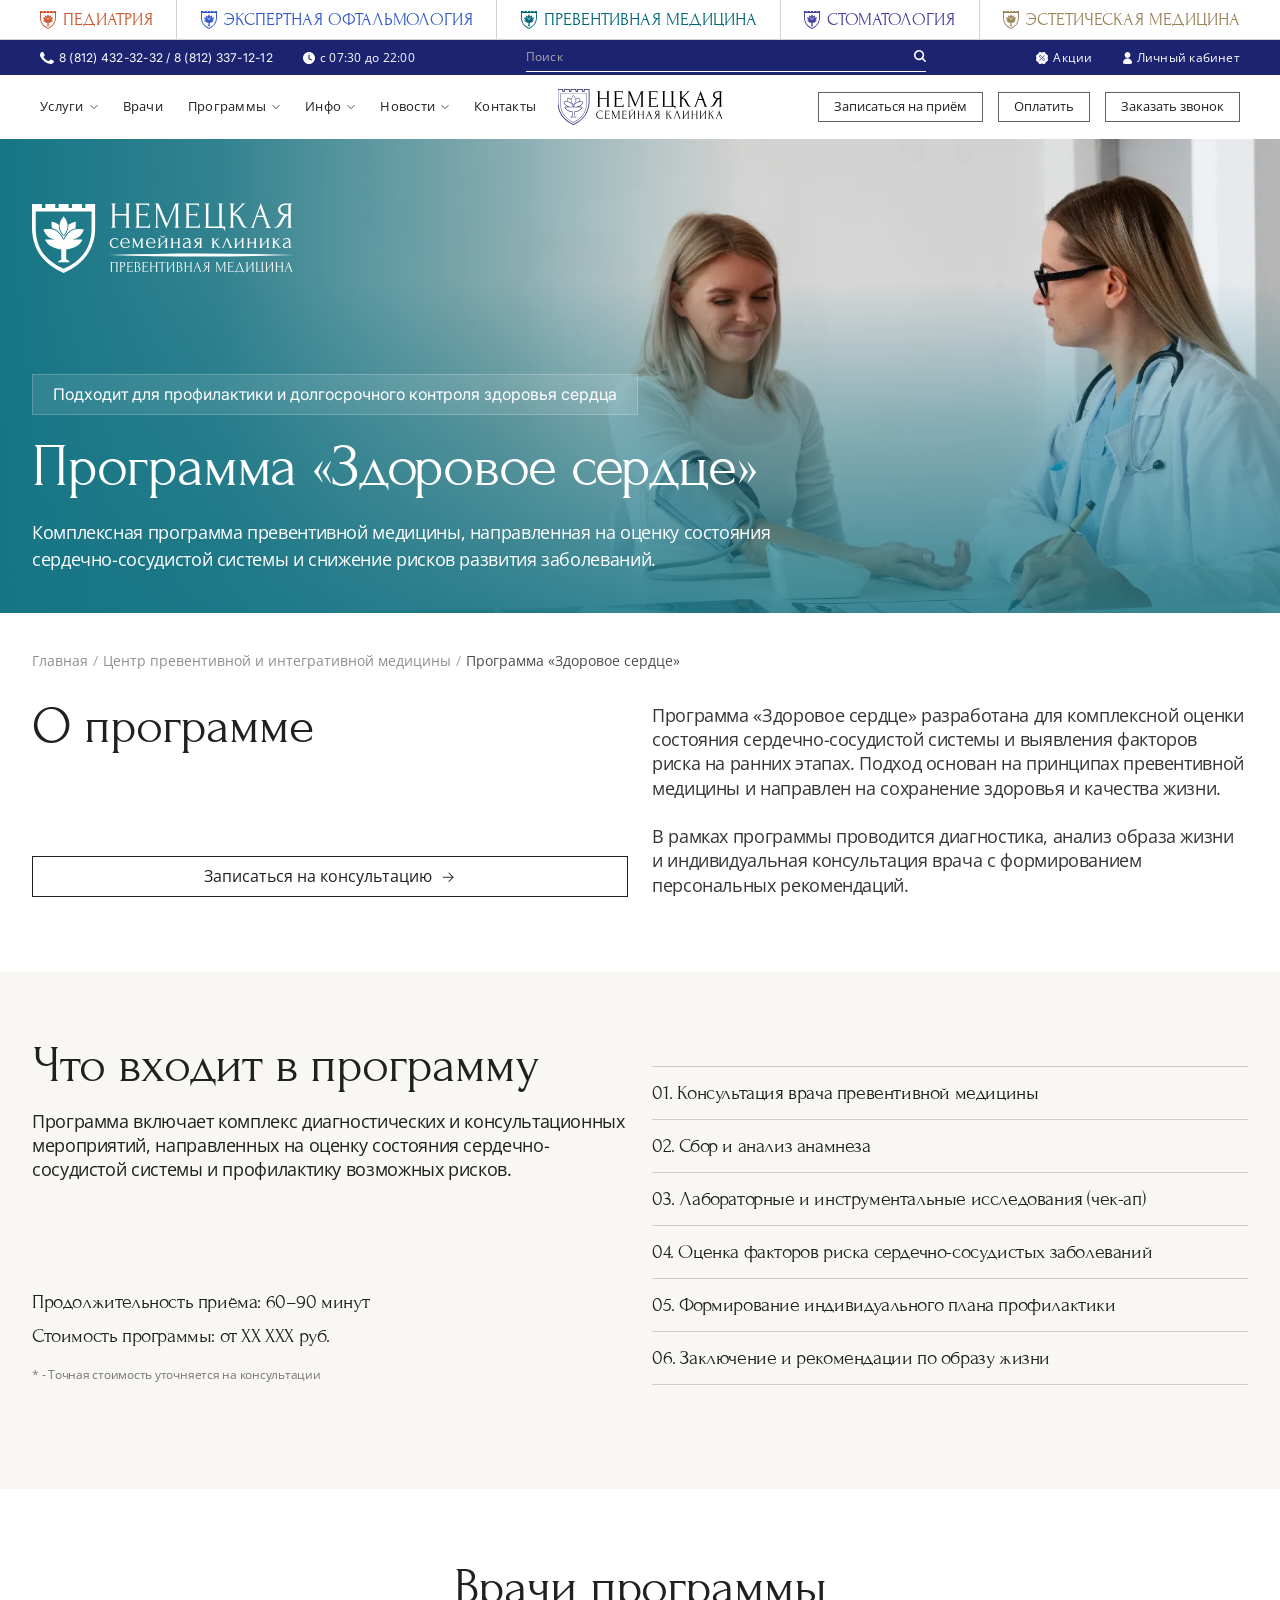
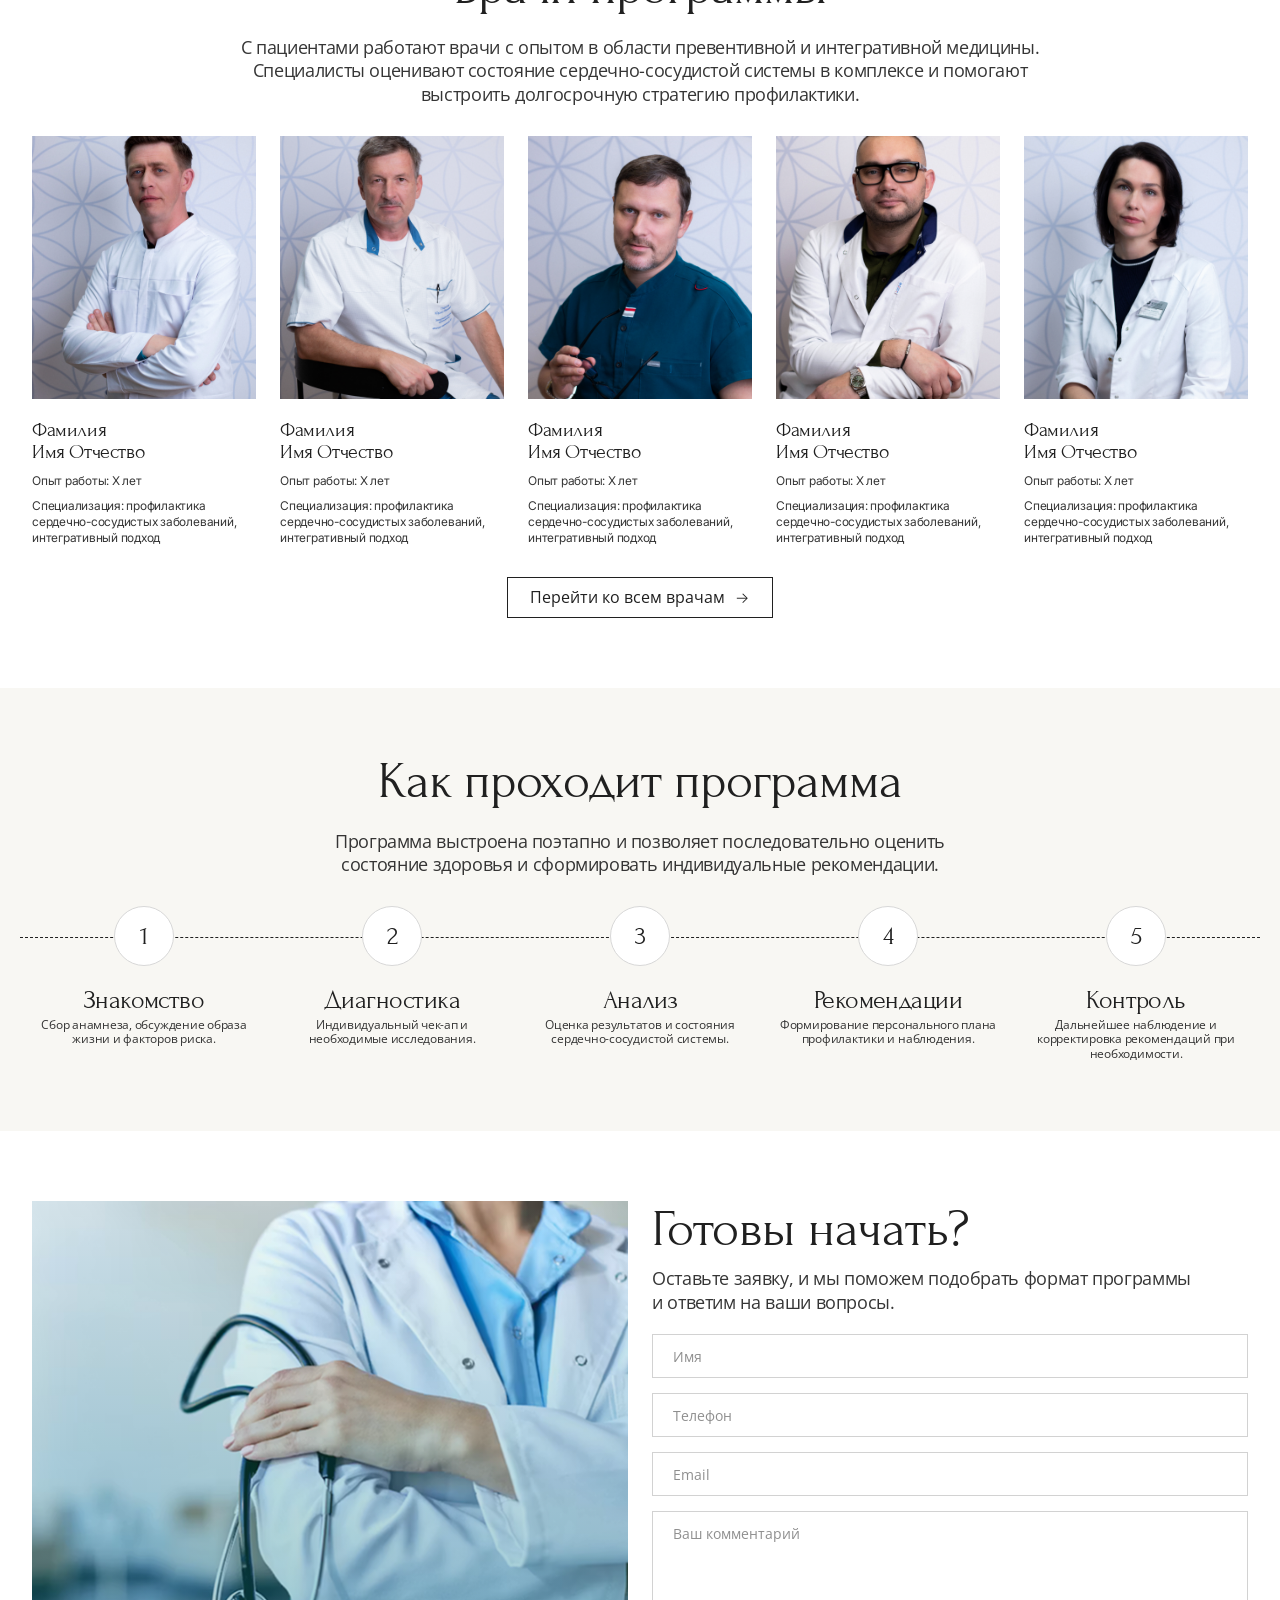
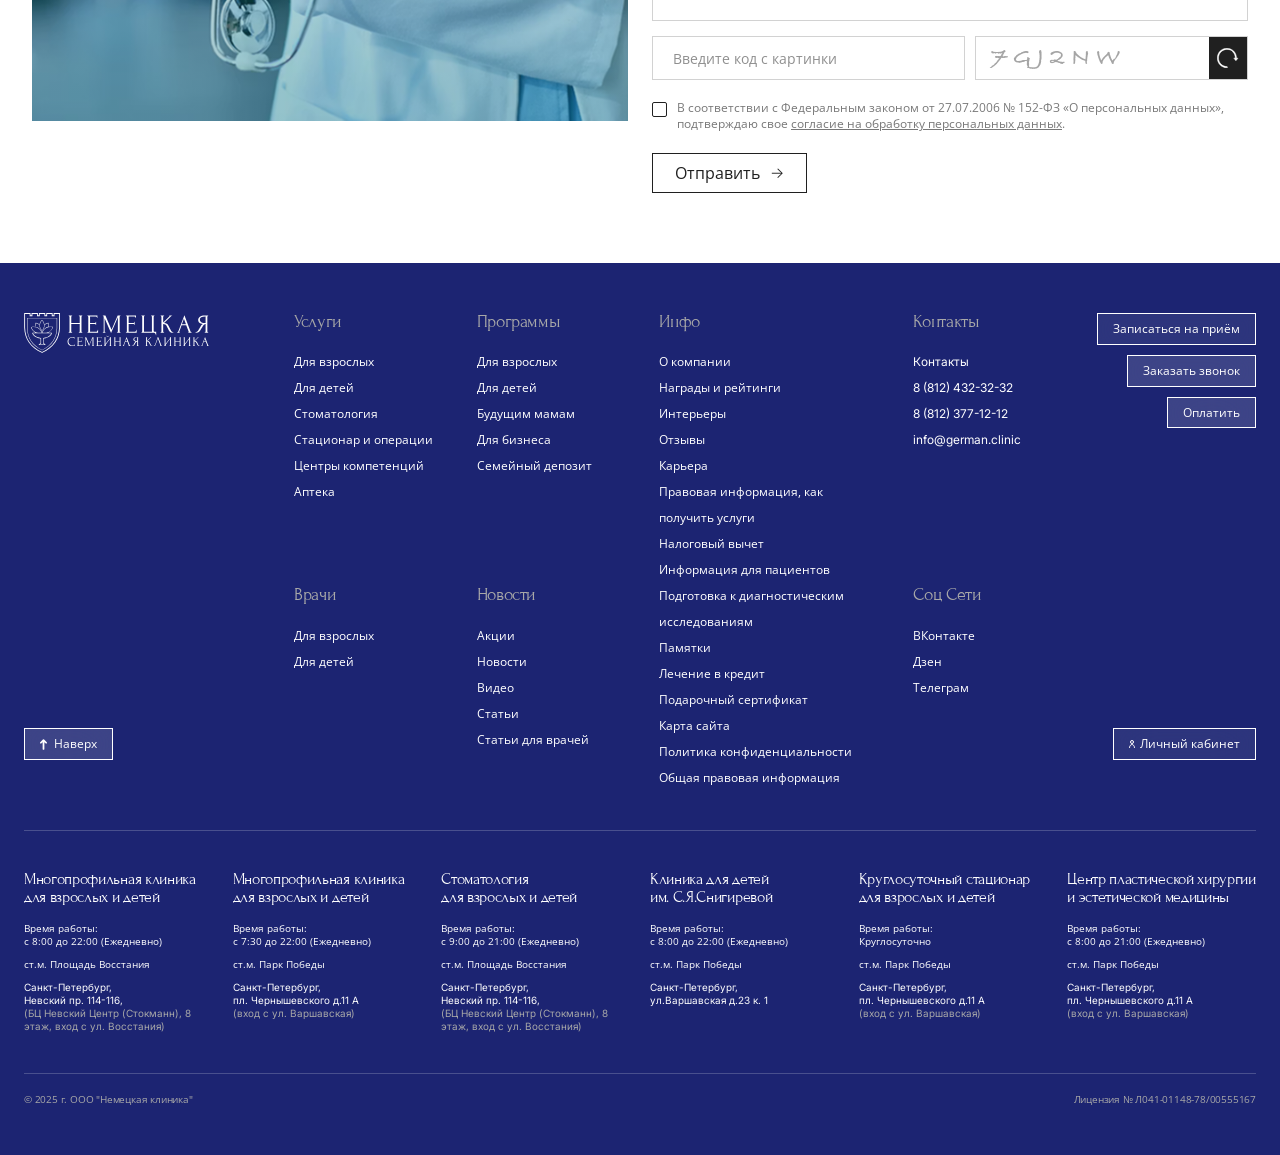
<file: program.html>
<!DOCTYPE html>
<html lang="ru">

<head>
    <meta charset="UTF-8">
    <meta name="viewport" content="width=device-width, initial-scale=1.0">
    <title>Программа «Здоровое сердце» — Немецкая семейная клиника</title>

    <!-- Local Fonts -->
    <link rel="stylesheet" href="css/fonts.css">

    <!-- Bootstrap 5 CSS -->
    <link href="https://cdn.jsdelivr.net/npm/bootstrap@5.3.2/dist/css/bootstrap.min.css" rel="stylesheet">

    <!-- Bootstrap Icons -->
    <link rel="stylesheet" href="https://cdn.jsdelivr.net/npm/bootstrap-icons@1.11.1/font/bootstrap-icons.css">

    <!-- Custom CSS -->
    <link rel="stylesheet" href="css/program/style.css">
</head>

<body class="program-page">
    <!-- ============================================
         HEADER / MENU (3 уровня)
    ============================================= -->
    <header class="header" id="header">
        <!-- Mobile Header -->
        <div class="mobile-header">
            <a href="/" class="mobile-logo">
                <img src="assets/images/logo.svg" alt="Немецкая семейная клиника">
            </a>
            <div class="mobile-header-actions">
                <a href="tel:+78124323232" class="mobile-header-icon" aria-label="Позвонить">
                    <img src="assets/images/icons/icon-phone-mob.svg" alt="Телефон">
                </a>
                <a href="#" class="mobile-header-icon" aria-label="Поиск">
                    <img src="assets/images/icons/icon-search-mob.svg" alt="Поиск">
                </a>
                <a href="#" class="mobile-header-icon" aria-label="Личный кабинет">
                    <img src="assets/images/icons/icon-user-mob.svg" alt="Личный кабинет">
                </a>
                <a href="#" class="mobile-header-icon" aria-label="Настройки">
                    <img src="assets/images/icons/icon-star-mob.svg" alt="Настройки">

                </a>
                <button class="menu-toggle" type="button" aria-label="Открыть меню">
                    <span></span>
                    <span></span>
                    <span></span>
                </button>
            </div>
        </div>

        <!-- Mobile Menu -->
        <div class="mobile-menu" role="dialog" aria-modal="true" aria-label="Мобильное меню">
            <div class="mobile-menu-panel">
                <!-- Шапка меню -->
                <div class="mobile-menu-header">
                    <a href="/" class="mobile-menu-logo">
                        <img src="assets/images/logo.svg" alt="Немецкая семейная клиника">
                    </a>
                    <div class="mobile-menu-header-actions">
                        <a href="tel:+78124323232" class="mobile-menu-icon" aria-label="Позвонить">
                            <img src="assets/images/icons/icon-phone-mob.svg" alt="Телефон">
                        </a>
                        <a href="#" class="mobile-menu-icon" aria-label="Поиск">
                            <img src="assets/images/icons/icon-search-mob.svg" alt="Поиск">
                        </a>
                        <a href="#" class="mobile-menu-icon" aria-label="Личный кабинет">
                            <img src="assets/images/icons/icon-user-mob.svg" alt="Личный кабинет">
                        </a>
                        <a href="#" class="mobile-menu-icon" aria-label="Настройки">
                            <img src="assets/images/icons/icon-star-mob.svg" alt="Настройки">

                        </a>
                        <button class="mobile-menu-close" type="button" aria-label="Закрыть меню">
                            <svg width="20" height="20" viewBox="0 0 20 20" fill="none"
                                xmlns="http://www.w3.org/2000/svg">
                                <path d="M15 5L5 15M5 5L15 15" stroke="currentColor" stroke-width="1"
                                    stroke-linecap="round" />
                            </svg>
                        </button>
                    </div>
                </div>

                <!-- Навигация -->
                <nav class="mobile-menu-nav" role="navigation">
                    <!-- Услуги (аккордеон) -->
                    <div class="mobile-nav-item">
                        <button class="mobile-nav-toggle" type="button" aria-expanded="false">
                            <span>Услуги</span>
                            <svg class="mobile-nav-arrow" width="10" height="6" viewBox="0 0 10 6" fill="none"
                                xmlns="http://www.w3.org/2000/svg">
                                <path d="M1 1L5 5L9 1" stroke="currentColor" stroke-width="1.5" stroke-linecap="round"
                                    stroke-linejoin="round" />
                            </svg>
                        </button>
                        <div class="mobile-nav-submenu">
                            <a href="#">Для взрослых</a>
                            <a href="#">Для детей</a>
                            <a href="#">Стоматология</a>
                            <a href="#">Стационар и операции</a>
                            <a href="#">Центры компетенций</a>
                            <a href="#">Аптека</a>
                        </div>
                    </div>

                    <!-- Врачи (простая ссылка) -->
                    <a href="#" class="mobile-nav-link">Врачи</a>

                    <!-- Программы (аккордеон) -->
                    <div class="mobile-nav-item">
                        <button class="mobile-nav-toggle" type="button" aria-expanded="false">
                            <span>Программы</span>
                            <svg class="mobile-nav-arrow" width="10" height="6" viewBox="0 0 10 6" fill="none"
                                xmlns="http://www.w3.org/2000/svg">
                                <path d="M1 1L5 5L9 1" stroke="currentColor" stroke-width="1.5" stroke-linecap="round"
                                    stroke-linejoin="round" />
                            </svg>
                        </button>
                        <div class="mobile-nav-submenu">
                            <a href="#">Для взрослых</a>
                            <a href="#">Для детей</a>
                            <a href="#">Будущим мамам</a>
                            <a href="#">Для бизнеса</a>
                            <a href="#">Семейный депозит</a>
                        </div>
                    </div>

                    <!-- Инфо (аккордеон) -->
                    <div class="mobile-nav-item">
                        <button class="mobile-nav-toggle" type="button" aria-expanded="false">
                            <span>Инфо</span>
                            <svg class="mobile-nav-arrow" width="10" height="6" viewBox="0 0 10 6" fill="none"
                                xmlns="http://www.w3.org/2000/svg">
                                <path d="M1 1L5 5L9 1" stroke="currentColor" stroke-width="1.5" stroke-linecap="round"
                                    stroke-linejoin="round" />
                            </svg>
                        </button>
                        <div class="mobile-nav-submenu">
                            <a href="about.html">О компании</a>
                            <a href="#">Награды и рейтинги</a>
                            <a href="#">Интерьеры</a>
                            <a href="#">Отзывы</a>
                            <a href="#">Видео</a>
                            <a href="#">Карьера</a>
                            <a href="#">Правовая информация</a>
                            <a href="#">Налоговый вычет</a>
                            <a href="#">Информация для пациентов</a>
                            <a href="#">Подготовка к исследованиям</a>
                            <a href="#">Памятки</a>
                            <a href="#">Лечение в кредит</a>
                            <a href="#">Подарочный сертификат</a>
                        </div>
                    </div>

                    <!-- Новости (аккордеон) -->
                    <div class="mobile-nav-item">
                        <button class="mobile-nav-toggle" type="button" aria-expanded="false">
                            <span>Новости</span>
                            <svg class="mobile-nav-arrow" width="10" height="6" viewBox="0 0 10 6" fill="none"
                                xmlns="http://www.w3.org/2000/svg">
                                <path d="M1 1L5 5L9 1" stroke="currentColor" stroke-width="1.5" stroke-linecap="round"
                                    stroke-linejoin="round" />
                            </svg>
                        </button>
                        <div class="mobile-nav-submenu">
                            <a href="#">Новости</a>
                            <a href="#">Статьи</a>
                            <a href="#">Видео</a>
                            <a href="#">Для врачей</a>
                        </div>
                    </div>

                    <!-- Контакты (простая ссылка) -->
                    <a href="#" class="mobile-nav-link">Контакты</a>
                </nav>

                <!-- Направления -->
                <div class="mobile-menu-departments">
                    <a href="#" class="mobile-dept-link mobile-dept-pediatrics">
                        <img src="assets/images/icons/dept-pediatrics.svg" alt="" width="16" height="18">
                        <span>Педиатрия</span>
                    </a>
                    <a href="#" class="mobile-dept-link mobile-dept-ophthalmology">
                        <img src="assets/images/icons/dept-ophthalmology.svg" alt="" width="16" height="18">
                        <span>Экспертная офтальмология</span>
                    </a>
                    <a href="#" class="mobile-dept-link mobile-dept-preventive">
                        <img src="assets/images/icons/dept-preventive.svg" alt="" width="16" height="18">
                        <span>Превентивная медицина</span>
                    </a>
                    <a href="#" class="mobile-dept-link mobile-dept-dentistry">
                        <img src="assets/images/icons/dept-dentistry.svg" alt="" width="16" height="18">
                        <span>Стоматология</span>
                    </a>
                    <a href="#" class="mobile-dept-link mobile-dept-aesthetic">
                        <img src="assets/images/icons/dept-aesthetic.svg" alt="" width="16" height="18">
                        <span>Эстетическая медицина</span>
                    </a>
                </div>

                <!-- Кнопки действий -->
                <div class="mobile-menu-actions">
                    <a href="#" class="mobile-menu-btn">Записаться на приём</a>
                    <a href="#" class="mobile-menu-btn">Оплатить</a>
                    <a href="#" class="mobile-menu-btn">Заказать звонок</a>
                </div>

                <!-- Контактная информация -->
                <div class="mobile-menu-contacts">
                    <a href="tel:+78124323232" class="mobile-menu-phone">
                        <svg width="14" height="14" viewBox="0 0 14 14" fill="none" xmlns="http://www.w3.org/2000/svg">
                            <path
                                d="M12.8333 9.87V11.62C12.8339 11.7825 12.8007 11.9433 12.7357 12.0923C12.6707 12.2413 12.5751 12.3753 12.4553 12.4856C12.3355 12.596 12.1942 12.6802 12.0403 12.7326C11.8863 12.7851 11.7232 12.8045 11.5617 12.7894C9.76663 12.5939 8.04469 11.9783 6.52917 11.0015C5.11803 10.0996 3.92291 8.90449 3.02083 7.49335C2.04063 5.97092 1.42479 4.2404 1.23333 2.43835C1.21832 2.27733 1.23752 2.11484 1.28959 1.96136C1.34166 1.80789 1.42547 1.66693 1.53546 1.54728C1.64545 1.42763 1.77909 1.33201 1.92772 1.26661C2.07636 1.20122 2.2369 1.16743 2.39958 1.16765H4.14958C4.43063 1.16474 4.70299 1.26399 4.91538 1.44631C5.12776 1.62862 5.26558 1.88167 5.30333 2.16027C5.37417 2.71669 5.50802 3.26317 5.70222 3.78985C5.77972 3.99722 5.79461 4.22249 5.7451 4.43819C5.69559 4.65388 5.58366 4.85024 5.42316 5.0043L4.67444 5.75302C5.50342 7.20037 6.69963 8.39658 8.14698 9.22556L8.8957 8.47684C9.04976 8.31634 9.24612 8.20441 9.46181 8.1549C9.67751 8.10539 9.90278 8.12028 10.1101 8.19778C10.6368 8.39198 11.1833 8.52583 11.7397 8.59667C12.0222 8.63479 12.2784 8.77575 12.4611 8.99282C12.6439 9.20989 12.7405 9.48726 12.7333 9.77156L12.8333 9.87Z"
                                stroke="currentColor" stroke-width="1.2" stroke-linecap="round"
                                stroke-linejoin="round" />
                        </svg>
                        <span>8 (812) 432-32-32 / 8 (812) 337-12-12</span>
                    </a>
                    <div class="mobile-menu-time">
                        <svg width="14" height="14" viewBox="0 0 14 14" fill="none" xmlns="http://www.w3.org/2000/svg">
                            <circle cx="7" cy="7" r="6" stroke="currentColor" stroke-width="1.2" />
                            <path d="M7 3.5V7L9.5 9.5" stroke="currentColor" stroke-width="1.2"
                                stroke-linecap="round" />
                        </svg>
                        <span>с 07:30 до 22:00</span>
                    </div>
                </div>
            </div>
        </div>

        <!-- Menu Level 1 - Направления -->
        <div class="menu-level-1">
            <div class="menu-level-1-inner">
                <a href="#" class="department-link department-pediatrics">
                    <span class="dept-icon">
                        <img src="assets/images/icons/dept-pediatrics.svg" alt="" width="16" height="18">
                    </span>
                    Педиатрия
                </a>
                <div class="dept-divider"></div>
                <a href="#" class="department-link department-ophthalmology">
                    <span class="dept-icon">
                        <img src="assets/images/icons/dept-ophthalmology.svg" alt="" width="16" height="18">
                    </span>
                    Экспертная офтальмология
                </a>
                <div class="dept-divider"></div>
                <a href="#" class="department-link department-preventive">
                    <span class="dept-icon">
                        <img src="assets/images/icons/dept-preventive.svg" alt="" width="16" height="18">
                    </span>
                    Превентивная медицина
                </a>
                <div class="dept-divider"></div>
                <a href="#" class="department-link department-dentistry">
                    <span class="dept-icon">
                        <img src="assets/images/icons/dept-dentistry.svg" alt="" width="16" height="18">
                    </span>
                    Стоматология
                </a>
                <div class="dept-divider"></div>
                <a href="#" class="department-link department-aesthetic">
                    <span class="dept-icon">
                        <img src="assets/images/icons/dept-aesthetic.svg" alt="" width="16" height="18">
                    </span>
                    Эстетическая медицина
                </a>
            </div>
        </div>

        <!-- Menu Level 2 - Контакты и поиск -->
        <div class="menu-level-2">
            <div class="menu-level-2-inner">
                <div class="menu-level-2-left">
                    <a href="tel:+78124323232" class="contact-link">
                        <img src="assets/images/icons/icon-phone.svg" alt="" width="14" height="12">
                        <span>8 (812) 432-32-32 / <span>8 (812) 337-12-12</span></span>
                    </a>
                    <div class="time-info">
                        <img src="assets/images/icons/icon-clock.svg" alt="" width="12" height="12">
                        <span>c 07:30 до 22:00</span>
                    </div>
                </div>
                <div class="menu-search-box">
                    <input type="text" class="menu-search-input" placeholder="Поиск">
                    <img src="assets/images/icons/icon-search.svg" alt="" class="menu-search-icon" width="12"
                        height="12">
                </div>
                <div class="menu-level-2-right">
                    <a href="#" class="header-link">
                        <img src="assets/images/icons/icon-star.svg" alt="" width="12" height="12">
                        <span>Акции</span>
                    </a>
                    <a href="#" class="header-link">
                        <img src="assets/images/icons/icon-user.svg" alt="" width="9" height="12">
                        <span>Личный кабинет</span>
                    </a>
                </div>
            </div>
        </div>

        <!-- Menu Level 3 - Навигация -->
        <div class="menu-level-3">
            <div class="menu-level-3-inner">
                <nav class="main-nav">
                    <div class="nav-item-wrapper">
                        <a href="#" class="nav-link nav-dropdown" data-dropdown="services">
                            Услуги
                            <svg class="nav-arrow" width="8" height="4" viewBox="0 0 9 5" fill="none"
                                xmlns="http://www.w3.org/2000/svg">
                                <path d="M0.5 0.5L4.49936 4.5L8.49881 0.5" stroke="currentColor" stroke-linecap="round"
                                    stroke-linejoin="round" />
                            </svg>
                        </a>
                        <div class="nav-dropdown-menu" id="dropdown-services">
                            <a href="#">Для взрослых</a>
                            <a href="#">Для детей</a>
                            <a href="#">Стоматология</a>
                            <a href="#">Стационар и операции</a>
                        </div>
                    </div>
                    <div class="nav-item-wrapper">
                        <a href="#" class="nav-link">Врачи</a>
                    </div>
                    <div class="nav-item-wrapper">
                        <a href="#" class="nav-link nav-dropdown" data-dropdown="programs">
                            Программы
                            <svg class="nav-arrow" width="8" height="4" viewBox="0 0 9 5" fill="none"
                                xmlns="http://www.w3.org/2000/svg">
                                <path d="M0.5 0.5L4.49936 4.5L8.49881 0.5" stroke="currentColor" stroke-linecap="round"
                                    stroke-linejoin="round" />
                            </svg>
                        </a>
                        <div class="nav-dropdown-menu" id="dropdown-programs">
                            <a href="#">Для взрослых</a>
                            <a href="#">Для детей</a>
                            <a href="#">Будущим мамам</a>
                            <a href="#">Для бизнеса</a>
                            <a href="#">Семейный депозит</a>
                        </div>
                    </div>
                    <div class="nav-item-wrapper">
                        <a href="#" class="nav-link nav-dropdown" data-dropdown="info">
                            Инфо
                            <svg class="nav-arrow" width="8" height="4" viewBox="0 0 9 5" fill="none"
                                xmlns="http://www.w3.org/2000/svg">
                                <path d="M0.5 0.5L4.49936 4.5L8.49881 0.5" stroke="currentColor" stroke-linecap="round"
                                    stroke-linejoin="round" />
                            </svg>
                        </a>
                        <div class="nav-dropdown-menu nav-dropdown-menu-wide" id="dropdown-info">
                            <a href="about.html">О компании</a>
                            <a href="#">Награды и рейтинги</a>
                            <a href="#">Интерьеры</a>
                            <a href="#">Отзывы</a>
                            <a href="#">Видео</a>
                            <a href="#">Карьера</a>
                            <a href="#">Правовая информация, как получить услуги</a>
                            <a href="#">Налоговый вычет</a>
                            <a href="#">Информация для пациентов</a>
                            <a href="#">Подготовка к диагностическим исследованиям</a>
                            <a href="#">Памятки</a>
                            <a href="#">Лечение в кредит</a>
                            <a href="#">Подарочный сертификат</a>
                        </div>
                    </div>
                    <div class="nav-item-wrapper">
                        <a href="#" class="nav-link nav-dropdown" data-dropdown="news">
                            Новости
                            <svg class="nav-arrow" width="8" height="4" viewBox="0 0 9 5" fill="none"
                                xmlns="http://www.w3.org/2000/svg">
                                <path d="M0.5 0.5L4.49936 4.5L8.49881 0.5" stroke="currentColor" stroke-linecap="round"
                                    stroke-linejoin="round" />
                            </svg>
                        </a>
                        <div class="nav-dropdown-menu" id="dropdown-news">
                            <a href="#">Новости</a>
                            <a href="#">Статьи</a>
                            <a href="#">Статьи для врачей</a>
                        </div>
                    </div>
                    <div class="nav-item-wrapper">
                        <a href="#" class="nav-link">Контакты</a>
                    </div>
                </nav>

                <div class="logo">
                    <a href="/">
                        <img src="assets/images/icons/logo-header.svg" alt="Немецкая семейная клиника" class="logo-img">
                    </a>
                </div>

                <div class="header-actions">
                    <a href="#" class="btn-header d-none">Записаться на приём</a>
                    <a href="#" class="btn-header">Оплатить</a>
                    <a href="#" class="btn-header d-none">Заказать звонок</a>
                </div>
            </div>
        </div>
    </header>

    <!-- ============================================
         MAIN CONTENT
    ============================================= -->
    <main>
        <div class="mobile-breadcrumbs d-md-none">
            <div class="site-container">
              <p class="mobile-breadcrumbs__text"><span>Главная</span> / <span>Центр превентивной и интегративной медицины /</span> <strong>Программа «Здоровое сердце»</strong></p>
            </div>
        </div>

        <!-- ============================================
             SECTION 1: HERO
             Figma node: 1467:2921 (1440×450)
             Teal: #167585, left + bottom gradients
        ============================================= -->
        <section class="program-hero position-relative overflow-hidden text-white py-0" id="hero">
            <nav class="program-breadcrumbs d-none d-md-block" aria-label="Хлебные крошки">
                <a href="/">Главная</a> / <span class="preventive-breadcrumbs__current">Центр превентивной и интегративной медицины</span>
            </nav>
            <div class="program-hero__surface position-absolute w-100 h-100">
                <img src="assets/images/program/hero-bg.png"
                     alt=""
                     class="program-hero__bg-img d-none d-md-block"
                     loading="eager"
                     decoding="async">
                <img src="assets/images/program/hero-bg-mob.png"
                     alt=""
                     class="program-hero__bg-img d-block d-md-none"
                     loading="eager"
                     decoding="async">
            </div>
            <div class="program-hero__body d-flex flex-column container-fluid px-4 position-relative">
                <div class="program-hero__logo">
                    <img src="assets/images/preventive-medicine/hero-logo-white.svg"
                         alt="Немецкая семейная клиника — Превентивная медицина"
                         loading="eager">
                </div>
                <div class="program-hero__content mt-md-auto">
                    <div class="program-hero__tag">Подходит для профилактики и долгосрочного контроля здоровья сердца</div>
                    <h1 class="program-hero__title">Программа «Здоровое сердце»</h1>
                    <p class="program-hero__subtitle">Комплексная программа превентивной медицины, направленная на оценку состояния сердечно-сосудистой системы и снижение рисков развития заболеваний.</p>
                </div>
            </div>
        </section>

        <!-- ============================================
             SECTION 2: О ПРОГРАММЕ
             Figma node: 1467:2942 (1440×376)
        ============================================= -->
        <section class="program-about" id="about">
            <div class="container-fluid px-4">
                <nav class="program-about__breadcrumbs" aria-label="Хлебные крошки">
                    <a href="/">Главная</a>
                    <span>/</span>
                    <a href="preventive-medicine.html">Центр превентивной и интегративной медицины</a>
                    <span>/</span>
                    <span class="program-about__breadcrumbs-current">Программа «Здоровое сердце»</span>
                </nav>

                <div class="row">
                    <div class="col-lg-6 d-flex flex-column">
                        <h2 class="program-about__title">О программе</h2>
                        <div class="program-about__cta mt-auto pt-5">
                            <a href="#form" class="btn btn-outline-dark btn-lg d-none d-md-block">
                                Записаться на консультацию
                                <span class="btn-arrow">→</span>
                            </a>
                        </div>
                    </div>
                    <div class="col-lg-6">
                        <p class="program-about__description">Программа «Здоровое сердце» разработана для комплексной оценки состояния сердечно-сосудистой системы и выявления факторов риска на ранних этапах. Подход основан на принципах превентивной медицины и направлен на сохранение здоровья и качества жизни.</p>
                        <p class="program-about__description mt-4">В рамках программы проводится диагностика, анализ образа жизни и индивидуальная консультация врача с формированием персональных рекомендаций.</p>
                    </div>
                    <div class="col-lg-6">
                        <div class="program-about__cta mt-auto pt-5 d-block d-md-none">
                            <a href="#form" class="btn btn-outline-dark btn-lg">
                                Записаться на консультацию
                                <span class="btn-arrow">→</span>
                            </a>
                        </div>
                    </div>
                </div>
            </div>
        </section>

        <!-- ============================================
             SECTION 3: ЧТО ВХОДИТ В ПРОГРАММУ
             Figma node: 1467:2952 (1440×506)
        ============================================= -->
        <section class="program-includes" id="includes">
            <div class="container-fluid px-4">
                <div class="row">
                    <div class="col-lg-6 d-flex flex-column">
                        <h2 class="program-includes__title">Что входит в программу</h2>
                        <p class="program-includes__description">Программа включает комплекс диагностических и консультационных мероприятий, направленных на оценку состояния сердечно-сосудистой системы и профилактику возможных рисков.</p>
                        <div class="program-includes__meta d-none d-md-block">
                            <span class="program-includes__meta-item d-block mb-3">Продолжительность приёма: 60–90 минут</span>
                            <span class="program-includes__meta-item d-block mb-3">Стоимость программы: от ХХ ХХХ руб.</span>
                            <span class="program-includes__note">* - Точная стоимость уточняется на консультации</span>
                        </div>
                    </div>
                    <div class="col-lg-6">
                        <ol class="program-includes__list mt-0 mt-md-4">
                            <li class="program-includes__item">01. Консультация врача превентивной медицины</li>
                            <li class="program-includes__item">02. Сбор и анализ анамнеза</li>
                            <li class="program-includes__item">03. Лабораторные и инструментальные исследования (чек-ап)</li>
                            <li class="program-includes__item">04. Оценка факторов риска сердечно-сосудистых заболеваний</li>
                            <li class="program-includes__item">05. Формирование индивидуального плана профилактики</li>
                            <li class="program-includes__item">06. Заключение и рекомендации по образу жизни</li>
                        </ol>
                    </div>
                    <div class="col-lg-6">
                        <div class="program-includes__meta d-block d-md-none">
                            <span class="program-includes__meta-item d-block mb-2">Продолжительность приёма: 60–90 минут</span>
                            <span class="program-includes__meta-item d-block mb-2">Стоимость программы: от ХХ ХХХ руб.</span>
                            <span class="program-includes__note">* - Точная стоимость уточняется на консультации</span>
                        </div>
                    </div>
                </div>
            </div>
        </section>

        <!-- ============================================
             SECTION 4: ВРАЧИ ПРОГРАММЫ
             Figma node: 1467:2991 (1440×834)
        ============================================= -->
        <section class="program-doctors" id="doctors">
            <div class="container-fluid px-4">
                <div class="program-doctors__header text-center">
                    <h2 class="program-doctors__title">Врачи программы</h2>
                    <p class="program-doctors__subtitle mx-auto">С пациентами работают врачи с опытом в области превентивной и интегративной медицины. Специалисты оценивают состояние сердечно-сосудистой системы в комплексе и помогают выстроить долгосрочную стратегию профилактики.</p>
                </div>

                <div class="row row-cols-2 row-cols-md-3 row-cols-lg-5 g-4">
                    <div class="col">
                        <a href="#" class="program-doctors__card">
                            <div class="program-doctors__photo">
                                <img src="assets/images/program/doctor-1.png" alt="Фамилия Имя Отчество" loading="lazy" decoding="async">
                            </div>
                            <h3 class="program-doctors__name">Фамилия<br>Имя Отчество</h3>
                            <p class="program-doctors__experience">Опыт работы: X лет</p>
                            <p class="program-doctors__specialty">Специализация: профилактика сердечно-сосудистых заболеваний, интегративный подход</p>
                        </a>
                    </div>
                    <div class="col">
                        <a href="#" class="program-doctors__card">
                            <div class="program-doctors__photo">
                                <img src="assets/images/program/doctor-2.png" alt="Фамилия Имя Отчество" loading="lazy" decoding="async">
                            </div>
                            <h3 class="program-doctors__name">Фамилия<br>Имя Отчество</h3>
                            <p class="program-doctors__experience">Опыт работы: X лет</p>
                            <p class="program-doctors__specialty">Специализация: профилактика сердечно-сосудистых заболеваний, интегративный подход</p>
                        </a>
                    </div>
                    <div class="col">
                        <a href="#" class="program-doctors__card">
                            <div class="program-doctors__photo">
                                <img src="assets/images/program/doctor-3.png" alt="Фамилия Имя Отчество" loading="lazy" decoding="async">
                            </div>
                            <h3 class="program-doctors__name">Фамилия<br>Имя Отчество</h3>
                            <p class="program-doctors__experience">Опыт работы: X лет</p>
                            <p class="program-doctors__specialty">Специализация: профилактика сердечно-сосудистых заболеваний, интегративный подход</p>
                        </a>
                    </div>
                    <div class="col">
                        <a href="#" class="program-doctors__card">
                            <div class="program-doctors__photo">
                                <img src="assets/images/program/doctor-4.png" alt="Фамилия Имя Отчество" loading="lazy" decoding="async">
                            </div>
                            <h3 class="program-doctors__name">Фамилия<br>Имя Отчество</h3>
                            <p class="program-doctors__experience">Опыт работы: X лет</p>
                            <p class="program-doctors__specialty">Специализация: профилактика сердечно-сосудистых заболеваний, интегративный подход</p>
                        </a>
                    </div>
                    <div class="col">
                        <a href="#" class="program-doctors__card d-none d-md-block">
                            <div class="program-doctors__photo">
                                <img src="assets/images/program/doctor-5.png" alt="Фамилия Имя Отчество" loading="lazy" decoding="async">
                            </div>
                            <h3 class="program-doctors__name">Фамилия<br>Имя Отчество</h3>
                            <p class="program-doctors__experience">Опыт работы: X лет</p>
                            <p class="program-doctors__specialty">Специализация: профилактика сердечно-сосудистых заболеваний, интегративный подход</p>
                        </a>
                    </div>
                </div>

                <div class="program-doctors__action text-center mt-4 pt-2">
                    <a href="#" class="btn btn-outline-dark btn">
                        Перейти ко всем врачам
                        <span class="btn-arrow">→</span>
                    </a>
                </div>
            </div>
        </section>

        <!-- ============================================
             SECTION 5: КАК ПРОХОДИТ ПРОГРАММА
             Figma node: 1467:3058 (1440×428)
        ============================================= -->
        <section class="program-steps" id="steps">
            <div class="container-fluid px-4">
                <div class="program-steps__header text-center">
                    <h2 class="program-steps__title">Как проходит программа</h2>
                    <p class="program-steps__subtitle mx-auto">Программа выстроена поэтапно и позволяет последовательно оценить состояние здоровья и сформировать индивидуальные рекомендации.</p>
                    <div class="program-steps__arrows d-lg-none">
                        <button class="program-steps__arrow program-steps__arrow--left" aria-label="Назад" type="button">
                            <svg width="14" height="12" viewBox="0 0 14 12" fill="none" xmlns="http://www.w3.org/2000/svg">
                                <path d="M6 1L1 6L6 11" stroke="currentColor" stroke-width="1.2"/>
                                <line x1="1.5" y1="6" x2="14" y2="6" stroke="currentColor" stroke-width="1.2"/>
                            </svg>
                        </button>
                        <button class="program-steps__arrow program-steps__arrow--right" aria-label="Вперёд" type="button">
                            <svg width="14" height="12" viewBox="0 0 14 12" fill="none" xmlns="http://www.w3.org/2000/svg">
                                <path d="M8 1L13 6L8 11" stroke="currentColor" stroke-width="1.2"/>
                                <line x1="12.5" y1="6" x2="0" y2="6" stroke="currentColor" stroke-width="1.2"/>
                            </svg>
                        </button>
                    </div>
                </div>

                <div class="row row-cols-2 row-cols-md-3 row-cols-lg-5 g-4 program-steps__timeline">
                    <div class="col">
                        <div class="program-steps__step">
                            <span class="program-steps__number">1</span>
                            <h3 class="program-steps__step-title">Знакомство</h3>
                            <p class="program-steps__step-text">Сбор анамнеза, обсуждение образа жизни и факторов риска.</p>
                        </div>
                    </div>
                    <div class="col">
                        <div class="program-steps__step">
                            <span class="program-steps__number">2</span>
                            <h3 class="program-steps__step-title">Диагностика</h3>
                            <p class="program-steps__step-text">Индивидуальный чек-ап и необходимые исследования.</p>
                        </div>
                    </div>
                    <div class="col">
                        <div class="program-steps__step">
                            <span class="program-steps__number">3</span>
                            <h3 class="program-steps__step-title">Анализ</h3>
                            <p class="program-steps__step-text">Оценка результатов и состояния сердечно-сосудистой системы.</p>
                        </div>
                    </div>
                    <div class="col">
                        <div class="program-steps__step">
                            <span class="program-steps__number">4</span>
                            <h3 class="program-steps__step-title">Рекомендации</h3>
                            <p class="program-steps__step-text">Формирование персонального плана профилактики и наблюдения.</p>
                        </div>
                    </div>
                    <div class="col">
                        <div class="program-steps__step">
                            <span class="program-steps__number">5</span>
                            <h3 class="program-steps__step-title">Контроль</h3>
                            <p class="program-steps__step-text">Дальнейшее наблюдение и корректировка рекомендаций при необходимости.</p>
                        </div>
                    </div>
                </div>
            </div>
        </section>

        <!-- ============================================
             SECTION 6: ГОТОВЫ НАЧАТЬ? (ФОРМА)
             Figma node: 1467:647 (1440×731)
        ============================================= -->
        <section class="program-form" id="form">
            <div class="container-fluid px-4">
                <div class="row align-items-start">
                    <div class="col-lg-6">
                        <div class="program-form__visual">
                            <img src="assets/images/program/form-visual.png"
                                 alt="Консультация врача"
                                 loading="lazy"
                                 decoding="async">
                            <div class="program-form__visual-overlay"></div>
                        </div>
                    </div>
                    <div class="col-lg-6">
                        <h2 class="program-form__title">Готовы начать?</h2>
                        <p class="program-form__subtitle">Оставьте заявку, и мы поможем подобрать формат программы и ответим на ваши вопросы.</p>
                        <form class="program-form__fields" action="#" method="post">
                            <input type="text" class="program-form__input" name="name" placeholder="Имя" required>
                            <input type="tel" class="program-form__input" name="phone" placeholder="Телефон" required>
                            <input type="email" class="program-form__input" name="email" placeholder="Email">
                            <textarea class="program-form__input program-form__input--textarea" name="comment" placeholder="Ваш комментарий" rows="4"></textarea>
                            <div class="program-form__captcha-row">
                                <input type="text" class="program-form__input program-form__input--captcha" name="captcha" placeholder="Введите код с картинки">
                                <div class="program-form__captcha-display">
                                    <span class="program-form__captcha-code">7 G J 2 N W</span>
                                    <button type="button" class="program-form__captcha-refresh" aria-label="Обновить код"></button>
                                </div>
                            </div>
                            <label class="program-form__privacy">
                                <input type="checkbox" class="program-form__checkbox" required>
                                <span class="program-form__privacy-text">В соответствии с Федеральным законом от 27.07.2006 № 152-ФЗ «О персональных данных», подтверждаю свое <a href="#">согласие на обработку персональных данных</a>.</span>
                            </label>
                            <div class="program-form__submit">
                                <button type="submit" class="program-form__btn">
                                    Отправить
                                    <span class="btn-arrow">→</span>
                                </button>
                            </div>
                        </form>
                    </div>
                </div>
            </div>
        </section>

    </main>

    <!-- ============================================
         FOOTER
    ============================================= -->
    <footer class="footer" id="footer">
        <div class="container-fluid px-4">
            <!-- Footer top: Logo left, Buttons right -->
            <div class="footer-top">
                <div class="footer-top-left">
                    <div class="footer-logo">
                        <img src="assets/images/logo-white.svg" alt="Немецкая семейная клиника">
                    </div>
                    <a href="#header" class="btn btn-footer-outline btn-back-to-top btn-back-to-top-desktop">
                        <svg width="4" height="7" viewBox="0 0 4 7" fill="none" xmlns="http://www.w3.org/2000/svg">
                            <path d="M2 1L2 6M2 1L0.5 2.5M2 1L3.5 2.5" stroke="currentColor" stroke-linecap="round" stroke-linejoin="round"/>
                        </svg>
                        Наверх
                    </a>
                </div>
                <div class="footer-buttons-right">
                    <a href="#" class="btn btn-footer-glass btn-appointment">Записаться на приём</a>
                    <a href="#" class="btn btn-footer-outline btn-callback">Заказать звонок</a>
                    <a href="#" class="btn btn-footer-outline btn-pay">Оплатить</a>
                    <a href="#" class="btn btn-footer-glass btn-personal-cabinet btn-personal-cabinet-desktop">
                        <svg width="6" height="8" viewBox="0 0 6 8" fill="none" xmlns="http://www.w3.org/2000/svg">
                            <circle cx="3" cy="2" r="1.5" stroke="currentColor"/>
                            <path d="M0.5 7.5C0.5 5.84 1.84 4.5 3 4.5C4.16 4.5 5.5 5.84 5.5 7.5" stroke="currentColor" stroke-linecap="round"/>
                        </svg>
                        Личный кабинет
                    </a>
                </div>
                <div class="footer-buttons-bottom">
                    <a href="#header" class="btn btn-footer-outline btn-back-to-top-mobile">
                        <svg width="4" height="7" viewBox="0 0 4 7" fill="none" xmlns="http://www.w3.org/2000/svg">
                            <path d="M2 1L2 6M2 1L0.5 2.5M2 1L3.5 2.5" stroke="currentColor" stroke-linecap="round" stroke-linejoin="round"/>
                        </svg>
                        Наверх
                    </a>
                    <a href="#" class="btn btn-footer-glass btn-personal-cabinet">
                        <svg width="6" height="8" viewBox="0 0 6 8" fill="none" xmlns="http://www.w3.org/2000/svg">
                            <circle cx="3" cy="2" r="1.5" stroke="currentColor"/>
                            <path d="M0.5 7.5C0.5 5.84 1.84 4.5 3 4.5C4.16 4.5 5.5 5.84 5.5 7.5" stroke="currentColor" stroke-linecap="round"/>
                        </svg>
                        Личный кабинет
                    </a>
                </div>
            </div>

            <!-- Footer navigation -->
            <div class="footer-nav">
                <div class="footer-nav-grid">
                    <div class="footer-nav-block footer-nav-uslugi">
                        <h6 class="footer-nav-title">Услуги</h6>
                        <ul class="footer-nav-list">
                            <li><a href="#">Для взрослых</a></li>
                            <li><a href="#">Для детей</a></li>
                            <li><a href="#">Стоматология</a></li>
                            <li><a href="#">Стационар и операции</a></li>
                            <li><a href="#">Центры компетенций</a></li>
                            <li><a href="#">Аптека</a></li>
                        </ul>
                    </div>
                    <div class="footer-nav-block footer-nav-programmy">
                        <h6 class="footer-nav-title">Программы</h6>
                        <ul class="footer-nav-list">
                            <li><a href="#">Для взрослых</a></li>
                            <li><a href="#">Для детей</a></li>
                            <li><a href="#">Будущим мамам</a></li>
                            <li><a href="#">Для бизнеса</a></li>
                            <li><a href="#">Семейный депозит</a></li>
                        </ul>
                    </div>
                    <div class="footer-nav-block footer-nav-vrachi">
                        <h6 class="footer-nav-title">Врачи</h6>
                        <ul class="footer-nav-list">
                            <li><a href="#">Для взрослых</a></li>
                            <li><a href="#">Для детей</a></li>
                        </ul>
                    </div>
                    <div class="footer-nav-block footer-nav-info">
                        <h6 class="footer-nav-title">Инфо</h6>
                        <ul class="footer-nav-list">
                            <li><a href="about.html">О компании</a></li>
                            <li><a href="#">Награды и рейтинги</a></li>
                            <li><a href="#">Интерьеры</a></li>
                            <li><a href="#">Отзывы</a></li>
                            <li><a href="#">Карьера</a></li>
                            <li><a href="#">Правовая информация, как получить услуги</a></li>
                            <li><a href="#">Налоговый вычет</a></li>
                            <li><a href="#">Информация для пациентов</a></li>
                            <li><a href="#">Подготовка к диагностическим исследованиям</a></li>
                            <li><a href="#">Памятки</a></li>
                            <li><a href="#">Лечение в кредит</a></li>
                            <li><a href="#">Подарочный сертификат</a></li>
                            <li><a href="#">Карта сайта</a></li>
                            <li><a href="#">Политика конфиденциальности</a></li>
                            <li><a href="#">Общая правовая информация</a></li>
                        </ul>
                    </div>
                    <div class="footer-nav-block footer-nav-novosti">
                        <h6 class="footer-nav-title">Новости</h6>
                        <ul class="footer-nav-list">
                            <li><a href="#">Акции</a></li>
                            <li><a href="#">Новости</a></li>
                            <li><a href="#">Видео</a></li>
                            <li><a href="#">Статьи</a></li>
                            <li><a href="#">Статьи для врачей</a></li>
                        </ul>
                    </div>
                    <div class="footer-nav-block footer-nav-kontakty">
                        <h6 class="footer-nav-title">Контакты</h6>
                        <ul class="footer-nav-list footer-contacts">
                            <li><a href="#">Контакты</a></li>
                            <li><a href="tel:+78124323232">8 (812) 432-32-32</a></li>
                            <li><a href="tel:+78123771212">8 (812) 377-12-12</a></li>
                            <li><a href="mailto:info@german.clinic">info@german.clinic</a></li>
                        </ul>
                    </div>
                    <div class="footer-nav-block footer-nav-social">
                        <h6 class="footer-nav-title">Соц сети</h6>
                        <ul class="footer-nav-list">
                            <li><a href="#">ВКонтакте</a></li>
                            <li><a href="#">Дзен</a></li>
                            <li><a href="#">Телеграм</a></li>
                        </ul>
                    </div>
                </div>
            </div>

            <div class="footer-divider"></div>

            <!-- Footer locations -->
            <div class="footer-locations">
                <div class="footer-locations-grid">
                    <div class="footer-location">
                        <h6 class="location-title">Многопрофильная клиника <br class="d-block d-sm-none">для взрослых и детей</h6>
                        <span class="location-hours">Время работы:<br>с 8:00 до 22:00 (Ежедневно)</span>
                        <span class="location-metro metro-red">ст.м. Площадь Восстания</span>
                        <p class="location-address">Санкт-Петербург,<br>Невский пр. 114-116,<br><span class="text-muted-footer">(БЦ Невский Центр (Стокманн), 8 этаж, вход с ул. Восстания)</span></p>
                    </div>
                    <div class="footer-location">
                        <h6 class="location-title">Многопрофильная клиника <br class="d-block d-sm-none">для взрослых и детей</h6>
                        <span class="location-hours">Время работы:<br>с 7:30 до 22:00 (Ежедневно)</span>
                        <span class="location-metro metro-blue">ст.м. Парк Победы</span>
                        <p class="location-address">Санкт-Петербург,<br>пл. Чернышевского д.11 А<br><span class="text-muted-footer">(вход с ул. Варшавская)</span></p>
                    </div>
                    <div class="footer-location">
                        <h6 class="location-title">Стоматология<br>для взрослых и детей</h6>
                        <span class="location-hours">Время работы:<br>с 9:00 до 21:00 (Ежедневно)</span>
                        <span class="location-metro metro-red">ст.м. Площадь Восстания</span>
                        <p class="location-address">Санкт-Петербург,<br>Невский пр. 114-116,<br><span class="text-muted-footer">(БЦ Невский Центр (Стокманн), 8 этаж, вход с ул. Восстания)</span></p>
                    </div>
                    <div class="footer-location">
                        <h6 class="location-title">Клиника для детей<br>им. С.Я.Снигиревой</h6>
                        <span class="location-hours">Время работы:<br>с 8:00 до 22:00 (Ежедневно)</span>
                        <span class="location-metro metro-blue">ст.м. Парк Победы</span>
                        <p class="location-address">Санкт-Петербург,<br>ул.Варшавская д.23 к. 1</p>
                    </div>
                    <div class="footer-location">
                        <h6 class="location-title">Круглосуточный <br class="d-block d-sm-none"> стационар для взрослых <br class="d-block d-sm-none">и детей</h6>
                        <span class="location-hours">Время работы:<br>Круглосуточно</span>
                        <span class="location-metro metro-blue">ст.м. Парк Победы</span>
                        <p class="location-address">Санкт-Петербург,<br>пл. Чернышевского д.11 А<br><span class="text-muted-footer">(вход с ул. Варшавская)</span></p>
                    </div>
                    <div class="footer-location">
                        <h6 class="location-title">Центр пластической <br class="d-block d-sm-none">хирургии и эстетической <br class="d-block d-sm-none">медицины</h6>
                        <span class="location-hours">Время работы:<br>с 8:00 до 21:00 (Ежедневно)</span>
                        <span class="location-metro metro-blue">ст.м. Парк Победы</span>
                        <p class="location-address">Санкт-Петербург,<br>пл. Чернышевского д.11 А<br><span class="text-muted-footer">(вход с ул. Варшавская)</span></p>
                    </div>
                </div>
            </div>

            <!-- Footer bottom -->
            <div class="footer-bottom">
                <div class="footer-divider"></div>
                <div class="d-flex justify-content-between align-items-center">
                    <span class="footer-copyright">© 2025 г. ООО "Немецкая клиника"</span>
                    <span class="footer-license">Лицензия № Л041-01148-78/00555167</span>
                </div>
            </div>
        </div>
    </footer>

    <!-- Bootstrap 5 JS -->
    <script src="https://cdn.jsdelivr.net/npm/bootstrap@5.3.2/dist/js/bootstrap.bundle.min.js"></script>

    <!-- Custom JS -->
    <script src="js/main.js"></script>
</body>

</html>
</file>
<file: css/fonts.css>
/* ============================================
   LOCAL FONTS — Forum, Open Sans, Inter, Bradley Hand
   ============================================ */

/* --- Forum --- */
@font-face {
    font-family: 'Forum';
    src: url('../assets/fonts/Forum-Regular.ttf') format('truetype');
    font-weight: 400;
    font-style: normal;
    font-display: swap;
}

/* --- Open Sans --- */
@font-face {
    font-family: 'Open Sans';
    src: url('../assets/fonts/OpenSans-Light.ttf') format('truetype');
    font-weight: 300;
    font-style: normal;
    font-display: swap;
}

@font-face {
    font-family: 'Open Sans';
    src: url('../assets/fonts/OpenSans-Regular.ttf') format('truetype');
    font-weight: 400;
    font-style: normal;
    font-display: swap;
}

@font-face {
    font-family: 'Open Sans';
    src: url('../assets/fonts/OpenSans-Medium.ttf') format('truetype');
    font-weight: 500;
    font-style: normal;
    font-display: swap;
}

@font-face {
    font-family: 'Open Sans';
    src: url('../assets/fonts/OpenSans-SemiBold.ttf') format('truetype');
    font-weight: 600;
    font-style: normal;
    font-display: swap;
}

/* --- Inter --- */
@font-face {
    font-family: 'Inter';
    src: url('../assets/fonts/Inter_18pt-Light.ttf') format('truetype');
    font-weight: 300;
    font-style: normal;
    font-display: swap;
}

@font-face {
    font-family: 'Inter';
    src: url('../assets/fonts/Inter_18pt-Regular.ttf') format('truetype');
    font-weight: 400;
    font-style: normal;
    font-display: swap;
}

@font-face {
    font-family: 'Inter';
    src: url('../assets/fonts/Inter_18pt-Medium.ttf') format('truetype');
    font-weight: 500;
    font-style: normal;
    font-display: swap;
}

/* --- Bradley Hand --- */
@font-face {
    font-family: 'Bradley Hand';
    src: url('../assets/fonts/BradleyHandITCTT-Bold.ttf') format('truetype');
    font-weight: 700;
    font-style: normal;
    font-display: swap;
}

@font-face {
    font-family: 'Bradleys Pen';
    src: url('../assets/fonts/Bradleys Pen.ttf') format('truetype');
    font-weight: 400;
    font-style: normal;
    font-display: swap;
}
</file>
<file: css/style.css>
/* ============================================
   НЕМЕЦКАЯ СЕМЕЙНАЯ КЛИНИКА - MAIN STYLES
   Главный файл стилей - импорты всех секций
   ============================================ */

/* ============================================
   БАЗОВЫЕ СТИЛИ
   ============================================ */
@import url('base.css');
@import url('components.css');

/* ============================================
   ШАПКА И ПОДВАЛ
   ============================================ */
@import url('header.css');
@import url('footer.css');

/* ============================================
   СЕКЦИИ СТРАНИЦЫ
   ============================================ */

/* Section 1 - Hero слайдер */
@import url('section-hero.css');

/* Section 2 - Все направления медицинской помощи */
@import url('section-directions.css');

/* Section 3 - Немецкий стандарт медицины */
@import url('section-standards.css');

/* Section 4 - Центры компетенций */
@import url('section-competence.css');

/* Section 5 - Поиск врача */
@import url('section-search.css');

/* Section 6 - Команда врачей */
@import url('section-doctors.css');

/* Section 7 - Медицинские программы */
@import url('section-programs.css');

/* Section 8 - Актуальные предложения */
@import url('section-offers.css');

/* Section 9 - Новости */
@import url('section-news.css');

/* Section 10 - Отзывы пациентов */
@import url('section-reviews.css');

/* Section 11 - Наши клиники */
@import url('section-clinics.css');
</file>
<file: css/home/new.css>
@import url("../aesthetic/section-clinics.css");
@import url("../aesthetic/section-reviews.css");

.btn {
    max-height: 39px;
}

.hero-slider {
    min-height: 745px;
}

.hero-slide,
.hero-section {
    min-height: 745px;
}

.btn-primary-fill {
    background: rgba(255, 255, 255, 0.15);
}

.hero-features li {
    font-size: 18px;
}

.hero-features {
    gap: 0;
}

.hero-note {
    font-size: 10px;
    margin-top: 24px;
}

.hero-bg {
    background-image: url("../../assets/images/home_new/hero-bg_1.png");
}

.hero-bg::after {
    height: 100%;
    background: linear-gradient(179.72deg, rgba(28, 36, 114, 0) 30.94%, #1C2472 96.32%);
}

.hero-bg::before {
    background: linear-gradient(270deg, rgba(28, 36, 114, 0) 30.94%, #1C2472 96.32%);
}

.hero-title.hero-title-v2 {
    margin-top: unset;
}

.hero-description-v3 p,
.hero-description-v4 p,
.hero-description-v5 p {
    font-size: 18px;
}

.hero-description-v4,
.hero-description-v5 {
    margin-bottom: 43px;
}

.hero-info-v4 .hero-buttons {
    margin-bottom: 65px;
}

.hero-title {
    font-size: 60px;
}

.arrow-btn {
    min-height: 39px;
    min-width: 39px;
    width: 39px;
    height: 39px;
}

.directions-section {
    padding: 70px 0;
}

.directions-header {
    max-width: 824px;
    margin-bottom: 34px;
}

.directions-title {
    font-size: 52px;
}

.directions-tab,
.directions-subtitle {
    font-size: 18px;
}

.directions-grid {
    gap: 5px 20px;
}

.directions-action {
    margin-top: 30px;
}

.directions-tabs {
    margin-bottom: 30px;
}

.directions-tab {
    padding-bottom: 7px;
    padding-top: 0;
}

.direction-item {
    height: 56px;
    margin: unset;
    padding: 0 20px;
}

.directions-title {
    max-height: 57px;
}

.directions-subtitle {
    max-height: 46px;
}

.standards-cards {
    max-width: 50%;
}

.standards-layout {
    justify-content: space-between;
}

.standards-cards .card-text-sm {
    max-width: 240px;
}

.doctors-header {
    max-width: 825px;
}

.doctors-subtitle {
    font-size: 18px;
}

.doctors-action {
    margin-top: 30px;
}

.doctors-tab-link {
    font-size: 18px;
}

.doctors-tab-link::after {
    width: 100%;
    left: 0;
}

.news-excerpt {
    margin-bottom: unset;
}

.news-title {
    margin-bottom: 12px;
    margin-top: 69px;
    flex-grow: 1;
}

.news-card {
    display: flex;
    flex-direction: column;
}

.news-section .section-action {
    margin-top: 30px !important;
}

.news-tabs {
    margin-bottom: 30px;
}

.news-section .section-header {
    margin-bottom: 30px;
}

.news-section,
.offers-section,
.programs-section,
.doctors-section,
.competence-section,
.standards-section,
.reviews-section {
    padding: 70px 0;
}

.standards-action {
    width: 100%;
    margin-top: unset;
}

.standards-section {
    height: 531px;
    display: flex;
    align-items: center;
    justify-content: center;
}

.standards-content .section-title-left {
    margin-top: -17px;
}

.standards-intro {
    /* flex-grow: 1; */
    justify-content: space-between;
}

.standards-layout {
    align-items: stretch;
}

.standards-layout>.standards-action {
    display: none;
}

.doctors-grid {
    display: grid;
    grid-template-columns: repeat(5, 1fr);
}

.competence-header {
    margin-bottom: 30px;
}

.search-section {
    padding: 40px;
}

.search-card-content {
    padding: 0;
}

.search-card {
    height: 500px;
}

.doctors-title {
    font-size: 52px;
    margin-bottom: 20px;
}

.doctors-header {
    margin-bottom: 35px;
}

.doctors-tabs {
    margin-bottom: 30px;
}

.doctor-photo img {
    aspect-ratio: 1 / 1.15;
}

.doctor-name {
    margin-bottom: 10px;
}

.doctor-desc {
    margin-bottom: unset;
}

.doctors-tab-link {
    padding: unset;
    padding-bottom: 7px;
    width: 180px;
    border-bottom: 1px solid rgba(32, 32, 32, 0.3)
}

.doctors-tabs-list {
    gap: 10px;
}

.doctors-subtitle {
    line-height: 130%;
}

.doctors-subtitle:first-of-type {
    margin-bottom: 15px;
}

.programs-section .section-title {
    line-height: 90%;
    margin-bottom: 25px;
}

.offers-section .section-subtitle {
    max-width: 665px;
}

.section-header {
    margin-bottom: 30px;
}

.offers-section .section-action {
    margin-top: 30px !important;
}

.directions-tabs {
    gap: 10px;
}

.section-text {
    font-size: 18px;
}

.card-title-sm {
    font-size: 24px;
}

.search-btn {
    padding: 0px 22px;
    height: 39px;
}

.offer-card:nth-child(1) .offer-image {
    background-image: url(../../assets/images/offer-1_new.png) !important;
}

.offer-card:nth-child(2) .offer-image {
    background-image: url(../../assets/images/offer-2_new.png) !important;
}

.offer-card:nth-child(3) .offer-image {
    background-image: url(../../assets/images/offer-3.png) !important;
}

.offer-card:nth-child(4) .offer-image {
    background-image: url(../../assets/images/offer-4_new.png) !important;
}

.offer-card:nth-child(5) .offer-image {
    background-image: url(../../assets/images/offer-5_new.png) !important;
}

.offer-image::before {
    top: 0%;
    height: 100%;
    background: linear-gradient(179.72deg, rgba(28, 36, 114, 0) 30.94%, #1C2472 96.32%);
}

@media screen and (max-width:1500px) {
    .offer-title {
        font-size: 18px;
    }
}

@media screen and (max-width:1400px) {
    .offer-title {
        font-size: 16px;
    }
}

@media screen and (max-width:1300px) {

    .doctors-grid {
        display: grid;
        grid-template-columns: repeat(4, 1fr);
    }

    .offer-title {
        font-size: 14px;
    }
}

@media screen and (max-width:992px) {
    .hero-title {
        font-size: 32px;
    }

    .hero-slide,
    .hero-slider {
        min-height: auto;
    }

    .direction-item {
        height: 45px;
    }

    .directions-title {
        font-size: 42px;
    }

    .standards-cards {
        max-width: 100%;
    }

    .directions-subtitle {
        max-height: fit-content;
    }

    .hero-bg {
        background: #1C2472;
    }

    .doctors-grid {
        grid-template-columns: repeat(2, 1fr);
    }

    .section-text {
        font-size: 14px;
    }

    .card-title-sm {
        font-size: 16px;
    }

    .search-btn {
        padding: 0 20px;
        height: 32px;
    }

}

.map-container {
    border-radius: unset;
}

@media screen and (max-width:768px) {

    .hero-slide,
    .hero-section {
        min-height: fit-content;
    }

    .directions-title {
        font-size: 28px;
        max-height: fit-content;
    }

    .directions-section,
    .news-section,
    .offers-section,
    .programs-section,
    .doctors-section,
    .competence-section,
    .standards-section,
    .reviews-section {
        padding: 50px 0;
    }

    .directions-subtitle {
        font-size: 14px;
    }

    .directions-header {
        margin-bottom: 20px;
    }

    .directions-tabs {
        gap: 12px;
        margin-bottom: 20px;
    }

    .standards-content .section-title-left {
        margin-top: unset;
    }

    .standards-section {
        height: fit-content;
    }

    .directions-tab {
        font-size: 16px;
    }

    .direction-text {
        font-size: 14px;
    }

    .direction-item:first-child {
        border: 1px solid var(--color-border);
    }

    .direction-item {
        padding: 0 15px;
    }

    .direction-item:nth-child(n + 10) {
        display: none;
    }

    .directions-action {
        margin-top: 20px;
    }

    .section-title-left {
        font-size: 28px;
        margin-bottom: unset;
    }

    .standards-content {
        gap: 15px;
        margin-bottom: 25px;
    }

    .section-text {
        margin-bottom: unset;
        font-size: 14px;
    }

    .standards-cards .row .col-6 {
        margin: unset;
        /* padding: unset; */
        width: 100%;
    }

    .standard-card {
        padding: 20px 10px;
        gap: 26px;
    }

    .card-title-sm {
        margin-bottom: unset;
        max-height: 28px;
    }

    .standards-cards .g-3 {
        display: grid;
        grid-template-columns: 1fr 1fr;
        row-gap: 8px;
    }

    .standards-action {
        margin-top: 20px;
        padding: unset;
        padding-left: 7px;
    }

    .btn {
        font-size: 12px !important;
        height: 32px;
        max-height: 32px !important;
        padding: 0 20px !important;
    }

    .doctors-title {
        font-size: 28px;
    }

    .doctors-subtitle {
        font-size: 14px;
    }

    .doctors-tab-link {
        padding-top: 0;
        padding-bottom: 5px;
        font-size: 16px;
    }

    .doctors-tabs-list {
        gap: 12px;
    }

    .doctors-header {
        margin-bottom: 20px;
    }

    .doctors-title {
        margin-bottom: 15px;
    }

    .doctors-grid {
        gap: 20px 10px;
    }

    .doctors-action {
        margin-top: 20px;
    }

    .programs-arrows .arrow-btn {
        min-width: 32px;
        min-height: 32px;
    }

    .programs-grid {
        margin-left: unset;
    }

    .news-tabs .nav-tabs-custom {
        column-gap: 10px;
    }

    .news-title {
        margin-top: 35px;
    }

    .news-section .section-action .btn {
        width: fit-content;
    }

    .news-section .section-action {
        width: fit-content;
        align-self: center;
        margin-top: 20px !important;
    }

    .arrow-btn svg {
        width: 14px;
        height: 12px;
    }

    .clinics-section {
        padding: 50px 15px;
    }

    .hero-image-mobile {
        display: block;
        width: 100%;
        margin: unset;
    }

    .hero-bg {
        background: #1C2472;
    }

    .hero-slide {
        padding-left: unset;
        padding-right: unset;
    }

    .hero-content,
    .hero-awards-mobile {
        padding: 0 15px;
    }

    .hero-description-v3 p,
    .hero-description-v4 p,
    .hero-description-v5 p,
    .hero-features li {
        font-size: 12px;
    }

    .hero-title {
        margin-bottom: unset;
    }

    .hero-features li::before {
        font-size: 8px;
    }

    .hero-features li {
        margin-left: -5px;
        margin-bottom: unset;
        width: 312px;
        letter-spacing: -3%;
        padding-left: 8px;
    }

    .hero-note {
        font-size: 6px;
        margin-top: unset;
    }

    .hero-buttons {
        gap: 10px;
    }

    .hero-description-v4,
    .hero-description-v5 {
        max-width: 237px;
        overflow: hidden;
        margin-bottom: 17px;
    }

    .hero-title-v4 {
        white-space: pre-line;
        margin-top: -35px;
    }

    .hero-info-v4 .hero-buttons {
        margin-bottom: 20px;
    }

    .hero-content,
    .hero-awards-mobile {
        gap: 10px;
    }

    .hero-features {
        margin-bottom: 10px;
    }

    .hero-note {
        margin-top: 5px;
    }

    .arrow-btn {
        min-width: 32px;
        min-height: 32px;
        width: 32px;
        height: 32px;
    }

    .hero-title {
        line-height: 90%;
        letter-spacing: -3%;
    }

    .hero-description p {
        font-size: 12px;
    }

    .hero-description {
        max-width: 251px;
    }

    .hero-content-v2 .hero-note {
        white-space: pre-line;
    }

    .hero-description p {
        margin-bottom: 20px;
    }

    .hero-slide {
        padding-top: 25px;
        padding-bottom: 15px;
    }

    .hero-info-v4 .hero-buttons,
    .hero-content-v5 {
        margin-bottom: 40px;
    }

    .hero-description-v4 {
        max-width: 220px;
    }

    .hero-title-v3 {
        white-space: pre-line;
        margin-top: -25px;
    }

    .hero-content-v5 {
        gap: 15px;
    }

    .hero-description-v5 {
        max-width: 231px;
    }

    .standards-intro .standards-action {
        display: none;
    }

    .standards-layout>.standards-action {
        display: block;
    }

    .search-section {
        padding: 40px 15px;
    }

    .search-card {
        height: 357px;
    }

    .search-card-bg {
        background-image: url("../../assets/images/search-bg_mob.png");
    }

    .search-card-content {
        padding: 0 10px;
    }

    .doctors-tab-link {
        width: 100%;
    }

    .mobile-menu-btn {
        height: 28px;
        padding: 7px 0;
    }

    .mobile-menu-actions {
        gap: 8px;
    }

    .mobile-nav-toggle,
    .mobile-nav-link {
        padding: 0;
        font-size: 12px;
    }

    .mobile-menu-nav {
        padding: 0 15px;
        border-top: unset;
    }

    .mobile-menu-header {
        border-bottom: unset;
    }

    .mobile-nav-item,
    .mobile-nav-link {
        min-height: 31px;
        padding-top: 7px;
    }

    .mobile-nav-submenu {
        padding: 0;
    }

    .mobile-nav-submenu a {
        font-size: 12px;
        padding: 3px 0;
    }

    .mobile-nav-submenu a:last-of-type {
        padding-bottom: 12px;
    }

    .mobile-menu-contacts {
        padding-top: 0;
    }

    .mobile-dept-link {
        border-bottom: 1px solid var(--color-border);
        padding-bottom: 8px;
        gap: 7px;
        font-size: 16px;
        line-height: 120%;
    }

    .mobile-menu-departments {
        padding-top: 10px;
        padding-bottom: 20px;
    }

    .mobile-nav-item:first-of-type {
        border-top: 1px solid var(--color-border);
    }

    .hero-content {
        height: 347px;
        justify-content: space-between;
    }

    .hero-content-v2 {
        gap: 12px;
        height: 338px;
    }

    .hero-info-v2 .hero-description {
        /* height: calc(112px + 17px); */
        margin-bottom: 17px;
    }

    .hero-content-v2 .hero-note {
        margin-top: unset;
        line-height: 100%;
    }

    .hero-description-v3 {
        margin-bottom: 15px;
    }

    .hero-description-v3 p {
        margin-bottom: 13px;
    }

    .hero-content-v5 {
        height: fit-content;
        margin-bottom: 15px;
    }

    .hero-description-v5 p {
        margin-bottom: 17px;
    }

    .hero-content-v5 {
        margin-bottom: 40px;
    }

    .news-section .section-header {
        margin-bottom: 20px;
    }

    .news-section .section-title {
        margin-bottom: 15px;
    }

    .news-tabs {
        margin-bottom: 20px;
    }

    .news-tabs .nav-link-custom {
        height: fit-content;
        padding-bottom: 5px;
        min-height: fit-content;
    }

    .news-tabs .nav-tabs-custom {
        row-gap: 12px;
    }

    .offer-card:nth-child(1) .offer-image {
        background-image: url(../../assets/images/offer-1_new.png) !important;
    }

    .offer-card:nth-child(2) .offer-image {
        background-image: url(../../assets/images/offer-2_new.png) !important;
    }

    .offer-card:nth-child(3) .offer-image {
        background-image: url(../../assets/images/offer-3.png) !important;
    }

    .offer-card:nth-child(4) .offer-image {
        background-image: url(../../assets/images/offer-4_new.png) !important;
    }

    .offer-card:nth-child(5) .offer-image {
        background-image: url(../../assets/images/offer-5_new.png) !important;
    }
}
</file>
<file: css/aesthetic/section-clinics.css>
.clinics-documents {
    display: flex;
    gap: 20px;
    margin-top: 40px;
}

.clinics-documents>div {
    width: 50%;
}

.clinics-section {
    padding-bottom: 40px;
}

.map-container {
    flex-grow: 1;
}

.clinics-left {
    display: flex;
    flex-direction: column;
}

.map-container img {
    height: 100%;
    object-fit: cover;
}

@media screen and (max-width:768px) {
    .clinics-documents {
        flex-direction: column;
        gap: 0px;
    }

    .clinics-documents>div {
        width: 100%;
        border-bottom: none;
    }

    .clinics-documents>div:last-of-type {
        border-bottom: 1px solid #20202066;
    }

    .clinics-section {
        padding-bottom: 30px;
    }

    .map-image {
        height: 280px;
        object-fit: cover;
    }

    .clinics-section .col-lg-6 {
        padding: 0;
    }

    .clinics-section .section-header {
        margin-bottom: 20px;
    }

    .map-container {
        margin-bottom: 20px;
    }

    .clinic-hours,
    .clinic-metro,
    .clinic-address {
        font-size: 10px;
    }

    .clinic-address br:first-of-type, .clinic-hours br {
        display: none;
    }

    .clinic-card {
        padding: 15px;
    }

    .aesthetic-offers-section .offer-badge {
        bottom: 60px !important;
    }

    .offer-image {
        height: clamp(160px, calc(53.5714vw - 11.4286px), 400px);
    }

    .aesthetic-offers-section .offer-image::before {
        display: none;
    }
}
</file>
<file: yogo/css/fonts.css>
@font-face {
  font-family: "Forum";
  src: url("../assets/fonts/Forum/Forum-Regular.ttf") format("truetype");
  font-weight: 400;
  font-style: normal;
  font-display: swap;
}

@font-face {
  font-family: "Inter";
  src: url("../assets/fonts/Inter/Inter_18pt-Light.ttf") format("truetype");
  font-weight: 300;
  font-style: normal;
  font-display: swap;
}

@font-face {
  font-family: "Inter";
  src: url("../assets/fonts/Inter/Inter_18pt-Regular.ttf") format("truetype");
  font-weight: 400;
  font-style: normal;
  font-display: swap;
}

@font-face {
  font-family: "Inter";
  src: url("../assets/fonts/Inter/Inter_18pt-Bold.ttf") format("truetype");
  font-weight: 700;
  font-style: normal;
  font-display: swap;
}

@font-face {
  font-family: "Open Sans";
  src: url("../assets/fonts/Open_Sans/OpenSans-Regular.ttf") format("truetype");
  font-weight: 400;
  font-style: normal;
  font-display: swap;
}

@font-face {
  font-family: "Open Sans";
  src: url("../assets/fonts/Open_Sans/OpenSans-SemiBold.ttf") format("truetype");
  font-weight: 600;
  font-style: normal;
  font-display: swap;
}
</file>
<file: yogo/css/base.css>
:root {
  --color-primary: #1c2472;
  --color-primary-dark: #313ec3;
  --color-accent-orange: #cb542d;
  --color-accent-blue: #2e57cb;
  --color-accent-teal: #00687a;
  --color-accent-purple: #443e9e;
  --color-accent-gold: #998158;
  --color-white: #ffffff;
  --color-black: #202020;
  --color-text: #202020;
  --color-text-hover: #20202074;
  --color-text-white-muted: #a8a8a8;
  --color-border-white: rgba(255, 255, 255, 0.2);
  --color-bg-button-hover: #e3e2de;
  --color-dark: #381d02;
  --color-dark-alt: #3a3f2c;
  --color-muted-dark: rgba(58, 63, 44, 0.9);
  --color-bg-olive: rgba(161, 148, 121, 0.1);
  --color-border: rgba(56, 29, 2, 0.3);
  --font-heading: "Forum", serif;
  --font-body: "Open Sans", sans-serif;
  --font-ui: "Inter", sans-serif;
  --transition-fast: 0.2s ease;
  --transition-normal: 0.3s ease;
}

*,
*::before,
*::after {
  box-sizing: border-box;
}

body {
  margin: 0;
  font-family: var(--font-body);
  color: var(--color-dark);
  background-color: #fff;
  -webkit-font-smoothing: antialiased;
  -moz-osx-font-smoothing: grayscale;
}

body.menu-open {
  overflow: hidden;
}

main {
  padding-top: clamp(88px, 6.94vw, 124px);
}

.site-container {
  width: 100%;
  max-width: 1920px;
  margin-left: auto;
  margin-right: auto;
  padding-left: clamp(20px, 2.78vw, 56px);
  padding-right: clamp(20px, 2.78vw, 56px);
}

.section {
  padding: clamp(56px, 4.86vw, 90px) 0;
}

.section-heading {
  width: 100%;
  margin: 0 auto clamp(24px, 2.08vw, 38px);
  text-align: center;
}

.section-heading h2 {
  margin: 0;
  font-family: var(--font-heading);
  font-size: clamp(36px, 3.6vw, 64px);
  line-height: 0.95;
  letter-spacing: -0.02em;
  color: var(--color-dark);
}

.section-heading p {
  margin: clamp(14px, 1.25vw, 22px) 0 0;
  font-size: clamp(16px, 1.25vw, 22px);
  line-height: 1.3;
  letter-spacing: -0.02em;
  color: var(--color-muted-dark);
}

a {
  color: inherit;
}

@media (max-width: 767.98px) {
  main {
    padding-top: 60px;
  }

  .section {
    padding: 56px 0;
  }

  .site-container {
    padding-left: 16px;
    padding-right: 16px;
  }

  .section-heading {
    margin-bottom: 20px;
  }

  .section-heading p {
    margin-top: 14px;
    font-size: 16px;
  }
}
</file>
<file: yogo/css/header.css>
.header {
  position: fixed;
  top: 0;
  left: 0;
  right: 0;
  z-index: 1000;
  transition: box-shadow 0.3s ease, transform 0.3s ease;
}

.header.header-scrolled {
  box-shadow: 0 2px 20px rgba(0, 0, 0, 0.12);
}

.header.header-hidden {
  transform: translateY(-100%);
}

.header-top {
  height: clamp(32px, 2.43vw, 44px);
  background: #515940;
  color: #fff;
}

.header-main {
  height: clamp(56px, 4.51vw, 80px);
  background: #fff;
  border-bottom: 1px solid #ececec;
}

.header-inner {
  height: 100%;
  display: flex;
  align-items: center;
  justify-content: space-between;
}

.header-top__left,
.header-top__right {
  display: flex;
  align-items: center;
  gap: clamp(20px, 2.08vw, 40px);
}

.top-link {
  display: inline-flex;
  align-items: center;
  gap: 5px;
  font-size: clamp(11px, 0.83vw, 15px);
  line-height: 1.2;
  color: #fff;
  letter-spacing: 0.02em;
  text-decoration: none;
}

.top-link:first-child {
  font-family: var(--font-ui);
}

.header-main__inner {
  position: relative;
}

.header-nav {
  display: flex;
  align-items: center;
  gap: clamp(18px, 1.67vw, 32px);
}

.header-nav a {
  font-size: clamp(12px, 0.9vw, 16px);
  line-height: 1.2;
  letter-spacing: 0.02em;
  color: #381d02;
  text-decoration: none;
}

.header-logo {
  position: absolute;
  left: 50%;
  transform: translateX(-50%);
}

.header-logo img {
  height: clamp(34px, 2.64vw, 48px);
  width: auto;
}

.header-actions {
  display: flex;
  align-items: center;
  gap: 15px;
}

.header-btn {
  display: inline-flex;
  align-items: center;
  justify-content: center;
  height: clamp(26px, 1.94vw, 36px);
  padding: 0 clamp(12px, 1.04vw, 20px);
  border: 1px solid #381d02;
  background: rgba(56, 29, 2, 0.05);
  font-size: clamp(12px, 0.9vw, 16px);
  line-height: 1.2;
  color: #381d02;
  text-decoration: none;
}

.mobile-header,
.mobile-menu {
  display: none;
}

.mobile-header {
  align-items: center;
  justify-content: space-between;
  padding: 15px;
  background: #fff;
  height: 60px;
}

.mobile-logo,
.mobile-menu-logo {
  display: flex;
  align-items: center;
}

.mobile-logo img,
.mobile-menu-logo img {
  height: 30px;
  width: auto;
}

.mobile-header-actions,
.mobile-menu-header-actions {
  display: flex;
  align-items: center;
  gap: 12px;
}

.mobile-header-icon,
.mobile-menu-icon {
  display: flex;
  align-items: center;
  justify-content: center;
}

.mobile-header-icon img,
.mobile-menu-icon img {
  height: 15px;
  width: auto;
}

.menu-toggle {
  border: none;
  background: transparent;
  padding: 0;
  display: inline-flex;
  flex-direction: column;
  gap: 5px;
  width: 20px;
  height: 20px;
  justify-content: space-between;
  margin-left: 14px;
}

.menu-toggle span {
  width: 20px;
  height: 1px;
  background: #202020;
  display: block;
}

.mobile-menu {
  position: fixed;
  inset: 0;
  background: rgba(0, 0, 0, 0.5);
  opacity: 0;
  visibility: hidden;
  transition: opacity 0.3s ease, visibility 0.3s ease;
  z-index: 2000;
}

.mobile-menu.active {
  opacity: 1;
  visibility: visible;
}

.mobile-menu-panel {
  background: #fff;
  height: 100%;
  width: 100%;
  overflow-y: auto;
  display: flex;
  flex-direction: column;
  transform: translateX(-100%);
  transition: transform 0.3s ease;
}

.mobile-menu.active .mobile-menu-panel {
  transform: translateX(0);
}

.mobile-menu-header {
  display: flex;
  align-items: center;
  justify-content: space-between;
  padding: 15px;
  border-bottom: 1px solid #ddd;
  position: sticky;
  top: 0;
  background: #fff;
  z-index: 2;
}

.mobile-menu-close {
  display: flex;
  align-items: center;
  justify-content: center;
  width: 20px;
  height: 20px;
  background: none;
  border: none;
  color: #202020;
  padding: 0;
}

.mobile-menu-nav {
  display: flex;
  flex-direction: column;
  padding: 0 15px;
}

.mobile-nav-item {
  border-bottom: 1px solid #ddd;
}

.mobile-nav-toggle {
  display: flex;
  align-items: center;
  width: 100%;
  padding: 8px 0;
  background: none;
  border: none;
  font-size: 12px;
  line-height: 1.2;
  text-transform: uppercase;
  letter-spacing: 0.02em;
  color: #202020;
}

.mobile-nav-arrow {
  margin-left: 5px;
  transition: transform 0.3s ease;
}

.mobile-nav-item.active .mobile-nav-arrow {
  transform: rotate(180deg);
}

.mobile-nav-submenu {
  display: none;
  flex-direction: column;
  padding: 0 0 8px;
}

.mobile-nav-item.active .mobile-nav-submenu {
  display: flex;
}

.mobile-nav-submenu a {
  display: block;
  padding: 6px 0;
  font-size: 12px;
  color: #202020;
  text-decoration: none;
}

.mobile-nav-link {
  display: block;
  padding: 8px 0;
  font-size: 12px;
  line-height: 1.2;
  text-transform: uppercase;
  letter-spacing: 0.02em;
  color: #202020;
  text-decoration: none;
  border-bottom: 1px solid #ddd;
}

.mobile-menu-departments {
  display: flex;
  flex-direction: column;
  padding: 0 15px;
}

.mobile-dept-link {
  display: flex;
  align-items: center;
  gap: 7px;
  padding: 9px 0;
  font-family: var(--font-heading);
  font-size: 16px;
  line-height: 1.2;
  text-transform: uppercase;
  text-decoration: none;
  border-bottom: 1px solid #ddd;
}

.mobile-dept-link:first-child {
  border-top: 1px solid #ddd;
}

.mobile-dept-link img {
  flex-shrink: 0;
}

.mobile-menu-actions {
  display: flex;
  flex-direction: column;
  gap: 8px;
  padding: 0 15px;
  margin-top: auto;
}

.mobile-menu-btn {
  display: flex;
  align-items: center;
  justify-content: center;
  height: 28px;
  padding: 0 15px;
  font-size: 12px;
  line-height: 1.2;
  color: #3a3f2c;
  border: 1px solid rgba(58, 63, 44, 0.7);
  text-decoration: none;
  backdrop-filter: blur(4px);
  -webkit-backdrop-filter: blur(4px);
}

.mobile-menu-btn--schedule {
  background: rgba(58, 63, 44, 0.05);
}

.mobile-menu-btn--signup {
  background: rgba(25, 23, 16, 0.05);
}

.mobile-menu-contacts {
  display: flex;
  flex-direction: column;
  align-items: center;
  gap: 8px;
  padding: 20px 15px;
}

.mobile-menu-phone,
.mobile-menu-time {
  display: flex;
  align-items: center;
  gap: 5px;
  font-size: 12px;
  line-height: 1.2;
  letter-spacing: 0.02em;
  color: #3a3f2c;
  text-decoration: none;
}

.mobile-menu-phone {
  font-family: var(--font-ui);
  text-transform: capitalize;
}

@media (max-width: 1199.98px) {
  .header-actions {
    display: none;
  }
}

.mobile-breadcrumbs {
  display: none;
}

@media (max-width: 767.98px) {
  .header-top,
  .header-main {
    display: none;
  }

  .mobile-header {
    display: flex;
  }

  .mobile-menu {
    display: block;
  }

  .mobile-breadcrumbs {
    display: block;
    padding: 10px 0;
    background: rgba(161, 148, 121, 0.1);
  }

  .mobile-breadcrumbs__text {
    margin: 0;
    font-size: 12px;
    line-height: 1.2;
    color: #000;
  }

  .mobile-breadcrumbs__text span {
    color: #9d9d9d;
  }

  .mobile-breadcrumbs__text strong {
    font-weight: 400;
    color: #000;
  }
}
</file>
<file: yogo/css/footer.css>
.footer {
  background: #515940;
  color: #fff;
}

.footer a {
  color: #fff;
  text-decoration: none;
}

.footer-btn {
  display: inline-flex;
  align-items: center;
  justify-content: center;
  gap: 5px;
  border: 1px solid #fff;
  color: #fff;
  text-decoration: none;
  white-space: nowrap;
  backdrop-filter: blur(20px);
  -webkit-backdrop-filter: blur(20px);
}

.footer-btn--dark {
  background: rgba(255, 255, 255, 0.08);
}

.footer-btn--light {
  background: rgba(255, 255, 255, 0.15);
}

.footer-btn--outline {
  background: transparent;
}

.footer-col h3 {
  margin: 0;
  font-family: var(--font-heading);
  letter-spacing: -0.02em;
}

.footer-col a,
.footer-col p {
  margin: 0;
}

.footer-bottom {
  display: flex;
  justify-content: space-between;
  gap: 10px;
  padding-top: 25px;
  border-top: 1px solid rgba(255, 255, 255, 0.2);
  color: #fff;
}

.footer-bottom span {
  white-space: nowrap;
}

.footer-desktop {
  min-height: clamp(320px, 24.4vw, 440px);
  padding: clamp(38px, 3.26vw, 60px) 0 clamp(22px, 1.81vw, 34px);
}

.footer-desktop__top {
  display: grid;
  grid-template-columns:
    clamp(190px, 15.8vw, 300px)
    77fr
    clamp(80px, 6.6vw, 130px)
    98fr
    clamp(56px, 4.6vw, 90px)
    110fr
    clamp(90px, 7.4vw, 145px)
    98fr
    clamp(220px, 18.4vw, 350px)
    1fr
    auto;
  align-items: start;
}

.footer-desktop .footer-brand {
  grid-column: 1;
}

.footer-desktop .footer-logo {
  width: clamp(160px, 13.4vw, 250px);
  height: auto;
}

.footer-desktop .footer-about-text {
  margin: clamp(18px, 1.67vw, 30px) 0 0;
  font-size: clamp(8px, 0.56vw, 10px);
  line-height: 1.1;
  letter-spacing: -0.02em;
}

.footer-desktop .footer-btn {
  padding: clamp(6px, 0.49vw, 10px) clamp(12px, 1.04vw, 20px);
  font-size: clamp(11px, 0.83vw, 15px);
  line-height: 1.3;
}

.footer-desktop .footer-btn--up {
  width: clamp(76px, 6.1vw, 110px);
  margin-top: clamp(60px, 5.35vw, 100px);
  gap: 7px;
}

.footer-desktop .footer-col {
  display: flex;
  flex-direction: column;
}

.footer-desktop .footer-col h3 {
  margin-bottom: clamp(12px, 0.97vw, 18px);
  font-size: clamp(16px, 1.25vw, 22px);
  line-height: 1.3;
  color: rgba(255, 255, 255, 0.5);
}

.footer-desktop .footer-col a,
.footer-desktop .footer-col p {
  font-size: clamp(11px, 0.83vw, 15px);
  line-height: 2;
}

.footer-desktop .footer-col--info {
  grid-column: 3;
}

.footer-desktop .footer-meta {
  display: contents;
}

.footer-desktop .footer-col--social {
  grid-column: 5;
}

.footer-desktop .footer-col--contacts {
  grid-column: 7;
}

.footer-desktop .footer-col--address {
  grid-column: 9;
}

.footer-desktop .footer-col--contacts a,
.footer-desktop .footer-col--address p {
  font-family: var(--font-ui);
}

.footer-desktop .footer-actions {
  grid-column: 11;
  display: flex;
  flex-direction: column;
  align-items: flex-end;
}

.footer-desktop .footer-actions__primary,
.footer-desktop .footer-actions__secondary {
  display: grid;
  gap: 10px;
  justify-items: end;
}

.footer-desktop .footer-actions__secondary {
  margin-top: clamp(52px, 4.65vw, 86px);
}

.footer-desktop .footer-btn--clinic img {
  width: 17px;
  height: 19px;
}

.footer-desktop .footer-btn--account img {
  width: 9px;
  height: 12px;
}

.footer-desktop .footer-bottom {
  margin-top: clamp(24px, 2.08vw, 38px);
  font-size: clamp(9px, 0.69vw, 13px);
  line-height: 1.1;
  letter-spacing: -0.02em;
}

.footer-mobile {
  min-height: 488px;
  padding: 30px 0 20px;
}

.footer-mobile__top {
  align-items: flex-start;
}

.footer-mobile .footer-brand .footer-logo {
  width: 152px;
  height: auto;
}

.footer-mobile .footer-about-text {
  max-width: 145px;
  margin: 10px 0 0;
  font-size: 7px;
  line-height: 1.1;
  letter-spacing: -0.02em;
}

.footer-mobile .footer-btn {
  min-height: 20px;
  padding: 5px 12px;
  font-size: 8px;
  line-height: 1.3;
}

.footer-mobile .footer-btn img {
  width: auto;
  height: 8px;
}

.footer-mobile .footer-btn--up {
  width: 65px;
  margin-top: 22px;
  gap: 7px;
}

.footer-mobile .footer-actions {
  display: flex;
  flex-direction: column;
  align-items: flex-end;
}

.footer-mobile .footer-actions__primary,
.footer-mobile .footer-actions__secondary {
  display: flex;
  flex-direction: column;
  align-items: flex-end;
  gap: 5px;
}

.footer-mobile .footer-actions__secondary {
  margin-top: 10px;
}

.footer-mobile .footer-btn--join {
  width: 113px;
}

.footer-mobile .footer-btn--call {
  width: 88px;
}

.footer-mobile .footer-btn--pay {
  width: 62px;
}

.footer-mobile .footer-btn--account {
  width: 101px;
}

.footer-mobile .footer-btn--clinic {
  width: 150px;
}

.footer-mobile .footer-mobile__links {
  margin-top: 30px;
}

.footer-mobile .footer-col {
  display: flex;
  flex-direction: column;
}

.footer-mobile .footer-col h3 {
  margin-bottom: 5px;
  font-size: 14px;
  line-height: 1.3;
  color: #a8a8a8;
}

.footer-mobile .footer-col a,
.footer-mobile .footer-col p {
  font-size: 8px;
  line-height: 2;
}

.footer-mobile .footer-col--contacts,
.footer-mobile .footer-col--address {
  margin-top: 20px;
}

.footer-mobile .footer-col--address p {
  max-width: 137px;
  font-family: var(--font-ui);
  line-height: 1.2;
}

.footer-mobile .footer-bottom {
  margin-top: 30px;
  padding-top: 13px;
  border-color: #FFFFFF33;
  font-size: 8px;
  line-height: 1.1;
  letter-spacing: -0.03em;
}



@media (max-width: 767.98px) {
  .footer-col {
    min-height: 119px;
  }
}
</file>
<file: yogo/css/section-hero.css>
.section-hero {
  position: relative;
  min-height: clamp(640px, 51.7vw, 960px);
  padding: 0;
  overflow: hidden;
  background-color: #ececec;
  background-image: url("../assets/hero-bg-346560.png");
  background-repeat: no-repeat;
  background-size: cover;
  background-position: center;
}

.section-hero::before,
.section-hero::after {
  content: "";
  position: absolute;
  inset: 0;
  pointer-events: none;
}

.section-hero::before {
  background: linear-gradient(0deg, rgb(102, 111, 82, 1) 0%, rgba(87, 95, 69, 0) 50% );
  z-index: 1;
}

.section-hero::after { 
background: linear-gradient(
  270deg,
  rgba(102, 111, 82, 0) 40%,
  rgba(87, 95, 69, 0.98) 90%
    );
  
  z-index: 1;
}

.section-hero__container {
  position: relative;
  z-index: 2;
  min-height: clamp(640px, 51.7vw, 960px);
  display: flex;
  flex-direction: column;
  justify-content: flex-end;
  padding-top: clamp(100px, 8.33vw, 160px);
  padding-bottom: clamp(32px, 2.78vw, 56px);
}

.section-hero__content {
  max-width: clamp(560px, 46.5vw, 820px);
}

.section-hero__title {
  margin: 0;
  max-width: clamp(380px, 31vw, 580px);
  font-family: var(--font-heading);
  font-size: clamp(48px, 4.17vw, 76px);
  font-weight: 400;
  line-height: 0.9;
  letter-spacing: -0.02em;
  color: #fff;
}

.section-hero__text {
  margin: clamp(16px, 1.39vw, 26px) 0 0;
  max-width: clamp(560px, 46.5vw, 820px);
  font-family: var(--font-body);
  font-size: clamp(18px, 1.39vw, 24px);
  font-weight: 400;
  line-height: 1.2;
  letter-spacing: -0.02em;
  color: #fff;
}

.section-hero__actions {
  display: flex;
  flex-wrap: wrap;
  gap: clamp(12px, 1.04vw, 20px);
  margin-top: clamp(24px, 2.08vw, 40px);
}

.section-hero__btn {
  display: inline-flex;
  align-items: center;
  justify-content: center;
  gap: 5px;
  padding: clamp(8px, 0.63vw, 12px) clamp(18px, 1.53vw, 28px);
  border: 1px solid #fff;
  background: rgba(255, 255, 255, 0.15);
  color: #fff;
  text-decoration: none;
  font-family: var(--font-body);
  font-size: clamp(14px, 1.11vw, 20px);
  font-weight: 400;
  line-height: 1.3;
  backdrop-filter: blur(20px);
  -webkit-backdrop-filter: blur(20px);
  transition: background-color var(--transition-fast), border-color var(--transition-fast);
}

.section-hero__btn:hover {
  background: rgba(255, 255, 255, 0.22);
}

.section-hero__btn-arrow {
  font-family: var(--font-ui);
  font-size: 15px;
  font-weight: 300;
  line-height: 1;
}

@media (max-width: 991.98px) {
  .section-hero__text {
    max-width: 560px;
  }
}

@media (max-width: 767.98px) {
  .section-hero,
  .section-hero__container {
    min-height: 544px;
  }

  .section-hero {
    background-size: auto 714px;
    background-position: center bottom;
    background: none;
  }


  .programs-hero__bg {
    position: absolute;
    width: 100%;
    height: 70%;
    bottom: 0;
    left: 0;
    background-image: url("../assets/women-their-bg.png");
    background-repeat: no-repeat;
    background-size: cover;
    background-position: bottom center;
  }


  .section-hero::before {
    background: linear-gradient(180.16deg, #515940 30.06%, rgba(81, 89, 64, 0) 59.97%);
  }

  .section-hero::after {
    background: linear-gradient(
      180deg,
      rgba(81, 89, 64, 0.4) 0%,
      rgba(81, 89, 64, 0.15) 36%,
      rgba(81, 89, 64, 0) 58%,
      rgba(81, 89, 64, 0.2) 100%
    );
  }

  .section-hero__container {
    justify-content: flex-start;
    padding-top: 39px;
    padding-bottom: 24px;
    padding-left: 15px;
    padding-right: 15px;
  }

  .section-hero__content {
    max-width: 290px;
  }

  .section-hero__title {
    max-width: 290px;
    font-size: 32px;
    line-height: 0.9;
    letter-spacing: -0.03em;
  }

  .section-hero__text {
    margin-top: 16px;
    max-width: 281px;
    font-size: 12px;
    line-height: 1.3;
    letter-spacing: -0.03em;
  }

  .section-hero__actions {
    flex-direction: column;
    align-items: flex-start;
    gap: 10px;
    margin-top: 24px;
  }

  .section-hero__btn {
    min-height: 32px;
    padding: 6px 18px;
    font-size: 12px;
  }

  .section-hero__btn--schedule {
    width: 206px;
  }

  .section-hero__btn--signup {
    width: 188px;
  }

  .section-hero__btn-arrow {
    font-size: 11px;
    letter-spacing: 0.02em;
  }
}
</file>
<file: yogo/css/section-3.css>
.section-3 {
  min-height: 546px;
  padding: clamp(32px, 2.78vw, 52px) 0 clamp(56px, 4.86vw, 90px);
  background: rgba(161, 148, 121, 0.1);
}

.section-3__breadcrumbs {
  margin: 0;
  font-size: 14px;
  line-height: 1.2;
  color: #000;
}

.section-3__breadcrumbs span {
  color: #9D9D9D;
}

.section-3__breadcrumbs strong {
  font-weight: 400;
  color: #000;
}

.section-3__layout {
  margin-top: 33px;
  --bs-gutter-x: 20px;
  --bs-gutter-y: 20px;
}

.section-3__content {
  max-width: clamp(560px, 44.3vw, 780px);
}

.section-3__title {
  margin: 0;
  max-width: clamp(500px, 41.1vw, 730px);
  font-family: var(--font-heading);
  font-size: clamp(44px, 3.6vw, 64px);
  font-weight: 400;
  line-height: 0.9;
  letter-spacing: -0.02em;
  color: #3a3f2c;
}

.section-3__text {
  margin: 0;
  max-width: clamp(560px, 44.3vw, 780px);
  font-family: var(--font-body);
  font-size: clamp(16px, 1.25vw, 22px);
  font-weight: 400;
  line-height: 1.35;
  letter-spacing: -0.02em;
  color: rgba(58, 63, 44, 0.9);
}

.section-3__text--lead {
  margin-top: 29px;
}

.section-3__text + .section-3__text {
  margin-top: 22px;
}

.section-3__cards {
  margin-top: 17px;
}

.benefit-card {
  position: relative;
  width: 100%;
  min-height: 172px;
  padding: 20px;
  border: 1px solid rgba(58, 63, 44, 0.2);
  background: #b4b49a;
  display: flex;
  flex-direction: column;
  justify-content: flex-end;
  overflow: hidden;
}

.benefit-card::before {
  content: "";
  position: absolute;
  inset: 0;
  background: linear-gradient(182.47deg, rgba(82, 90, 65, 0) 2.06%, #525A41 93.14%);
  height: 341px;
}

.benefit-card__icon,
.benefit-card h3 {
  position: relative;
  z-index: 1;
}

.benefit-card__icon {
  position: absolute;
  top: 20px;
  left: 20px;
  width: 49px;
  height: 40px;
  object-fit: contain;
}

.benefit-card h3 {
  margin: 0;
  max-width: clamp(250px, 20.4vw, 380px);
  font-family: var(--font-heading);
  font-size: clamp(22px, 1.67vw, 30px);
  font-weight: 400;
  line-height: 0.9;
  letter-spacing: -0.02em;
  color: #fff;
}

@media (max-width: 991.98px) {
  .section-3__layout {
    margin-top: 20px;
    --bs-gutter-y: 28px;
  }
}

@media (max-width: 767.98px) {
  .section-3 {
    min-height: 1069px;
    padding-top: 50px;
    padding-bottom: 40px;
  }

  .section-3__breadcrumbs {
    display: none;
  }

  .section-3__layout {
    margin-top: 0;
    --bs-gutter-x: 0;
    --bs-gutter-y: 25px;
  }

  .section-3__content,
  .section-3__title,
  .section-3__text {
    max-width: 290px;
  }

  .section-3__title {
    font-size: 28px;
    line-height: 0.9;
    letter-spacing: -0.02em;
  }

  .section-3__text {
    font-size: 14px;
    line-height: 1.35;
    letter-spacing: -0.02em;
  }

  .section-3__text--lead {
    margin-top: 25px;
  }

  .section-3__text + .section-3__text {
    margin-top: 18px;
  }

  .section-3__cards {
    margin-top: 0;
    --bs-gutter-x: 0;
    --bs-gutter-y: 10px;
  }

  .benefit-card {
    min-height: 130px;
    padding: 15px;
  }

  .benefit-card__icon {
    top: 15px;
    left: 15px;
    width: 37px;
    height: 30px;
  }

  .benefit-card h3 {
    max-width: 219px;
    font-size: 20px;
    line-height: 0.9;
    letter-spacing: -0.02em;
  }
}
</file>
<file: yogo/css/section-6.css>
.section-6 {
  min-height: 844px;
  background: #fff;
}

.section-6__heading {
  width: 100%;
  max-width: clamp(620px, 49.9vw, 880px);
  margin: 0 auto clamp(28px, 2.36vw, 44px);
  text-align: center;
}

.section-6__title {
  margin: 0;
  font-family: var(--font-heading);
  font-size: clamp(44px, 3.6vw, 64px);
  font-weight: 400;
  line-height: 1.1;
  letter-spacing: -0.02em;
  color: #381d02;
}

.section-6__subtitle {
  margin: clamp(16px, 1.39vw, 26px) 0 0;
  font-family: var(--font-body);
  font-size: clamp(16px, 1.25vw, 22px);
  font-weight: 400;
  line-height: 1.3;
  letter-spacing: -0.02em;
  color: rgba(56, 29, 2, 0.9);
}

.teacher-carousel {
  overflow: hidden;
}

.teacher-track {
  display: flex;
  gap: 0;
  transition: transform 0.45s ease;
  will-change: transform;
  touch-action: pan-y;
}

.teacher-page {
  flex: 0 0 100%;
  min-width: 0;
  display: grid;
  grid-template-columns: repeat(5, minmax(0, 1fr));
  gap: 20px;
}

.teacher-slide {
  min-width: 0;
}

.teacher-card {
  height: 100%;
  display: flex;
  flex-direction: column;
}

.teacher-card img {
  width: 100%;
  height: auto;
  aspect-ratio: 256 / 300;
  object-fit: cover;
  object-position: center top;
  background: #ececec;
}

.teacher-card h3 {
  margin: clamp(16px, 1.39vw, 26px) 0 clamp(10px, 0.83vw, 16px);
  font-family: var(--font-heading);
  font-size: clamp(18px, 1.39vw, 26px);
  font-weight: 400;
  line-height: 1.1;
  letter-spacing: -0.02em;
  color: #381d02;
}

.teacher-card p {
  margin: 0 0 10px;
  font-family: var(--font-ui);
  font-size: clamp(11px, 0.83vw, 15px);
  font-weight: 400;
  line-height: 1.3;
  letter-spacing: 0;
  color: #381D0299;
}

.teacher-card p:last-child {
  margin-bottom: 0;
}

.teacher-card p strong {
  font-weight: 400;
  color: #381D02E5;
}

.teacher-pagination {
  margin-top: 22px;
  display: flex;
  justify-content: center;
  align-items: center;
  gap: 8px;
}

.teacher-pagination__pages {
  display: flex;
  gap: 8px;
}

.teacher-pagination__btn {
  width: 44px;
  height: 44px;
  border-radius: 999px;
  border: 1px solid rgba(56, 29, 2, 0.1);
  background: transparent;
  font-family: var(--font-body);
  font-size: 18px;
  font-weight: 400;
  line-height: 1;
  color: #381d02;
  display: inline-flex;
  align-items: center;
  justify-content: center;
  padding: 0;
}

.teacher-pagination__btn.is-active {
  background: #f5f3f3;
  border-color: rgba(56, 29, 2, 0.3);
}

.teacher-pagination__btn:disabled {
  opacity: 0.45;
  cursor: not-allowed;
}

@media (max-width: 1199.98px) {
  .section-6 {
    min-height: auto;
  }

  .teacher-page {
    grid-template-columns: repeat(3, minmax(0, 1fr));
  }
}

@media (max-width: 991.98px) {
  .teacher-page {
    grid-template-columns: repeat(2, minmax(0, 1fr));
    gap: 16px;
  }
}

@media (max-width: 767.98px) {
  .section-6 {
    min-height: 959px;
    padding-top: 50px;
    padding-bottom: 50px;
  }

  .section-6__heading {
    max-width: 290px;
    margin: 0 0 20px;
    text-align: left;
  }

  .section-6__title {
    max-width: 201px;
    font-size: 28px;
  }

  .section-6__subtitle {
    margin-top: 15px;
    font-size: 14px;
    line-height: 1.3;
  }

  .teacher-page {
    grid-template-columns: repeat(2, minmax(0, 1fr));
    gap: 20px 10px;
  }

  .teacher-card img {
    aspect-ratio: 140 / 165;
  }

  .teacher-card h3 {
    margin: 10px 0 8px;
    font-size: 16px;
  }

  .teacher-card p {
    margin-bottom: 6px;
    font-size: 9px;
    line-height: 1.3;
  }

  .teacher-pagination {
    margin-top: 24px;
    gap: 8px;
  }

  .teacher-pagination__pages {
    gap: 8px;
  }

  .teacher-pagination__btn {
    width: 32px;
    height: 32px;
    font-size: 14px;
  }
}
</file>
<file: yogo/css/section-7.css>
.section-7 {
  min-height: 649px;
  background: #fff;
}

.section-7__heading {
  width: 100%;
  max-width: clamp(640px, 52vw, 920px);
  margin: 0 auto;
  text-align: center;
}

.section-7__title {
  margin: 0;
  font-family: var(--font-heading);
  font-size: clamp(44px, 3.6vw, 64px);
  font-weight: 400;
  line-height: 0.9;
  letter-spacing: -0.02em;
  color: #381d02;
}

.section-7__subtitle {
  margin: clamp(14px, 1.25vw, 22px) 0 0;
  font-family: var(--font-body);
  font-size: clamp(16px, 1.25vw, 22px);
  font-weight: 400;
  line-height: 1.3;
  letter-spacing: -0.02em;
  color: rgba(56, 29, 2, 0.9);
}

.section-7__controls {
  display: none;
}

.section-7__cards-wrap {
  margin-top: 30px;
}

.section-7__cards {
  --bs-gutter-x: 20px;
  --bs-gutter-y: 20px;
}

.format-card {
  min-height: clamp(300px, 25.1vw, 440px);
  padding: clamp(16px, 1.39vw, 26px);
  border: 1px solid rgba(56, 29, 2, 0.3);
  background: rgba(56, 29, 2, 0.05);
  display: flex;
  flex-direction: column;
  justify-content: space-between;
}

.format-card__title {
  margin: 0;
  min-height: 48px;
  font-family: var(--font-heading);
  font-size: clamp(22px, 1.67vw, 30px);
  font-weight: 400;
  line-height: 1;
  letter-spacing: -0.02em;
  color: #381d02;
}

.format-card__subtitle {
  margin: clamp(40px, 3.68vw, 68px) 0 0;
  min-height: 36px;
  font-family: var(--font-heading);
  font-size: clamp(18px, 1.39vw, 26px);
  font-weight: 400;
  line-height: 0.9;
  letter-spacing: -0.02em;
  color: #381d02;
}

.format-card__text {
  margin: clamp(10px, 0.83vw, 16px) 0 0;
  min-height: 80px;
  font-family: var(--font-body);
  font-size: clamp(11px, 0.83vw, 15px);
  font-weight: 400;
  line-height: 1.3;
  letter-spacing: -0.02em;
  color: rgba(56, 29, 2, 0.8);
}

.format-card__level {
  margin: clamp(12px, 1.04vw, 20px) 0 0;
  font-family: var(--font-body);
  font-size: clamp(11px, 0.83vw, 15px);
  font-weight: 400;
  line-height: 1.3;
  letter-spacing: -0.02em;
  color: #381d02;
}

.format-card__link {
  margin-top: clamp(16px, 1.39vw, 26px);
  display: inline-flex;
  align-items: center;
  gap: 5px;
  width: fit-content;
  font-family: var(--font-body);
  font-size: clamp(14px, 1.11vw, 20px);
  font-weight: 400;
  line-height: 1.3;
  letter-spacing: 0;
  color: #381d02;
  text-decoration: none;
}

.format-card__link span {
  font-family: var(--font-ui);
  font-size: 15px;
  font-weight: 300;
  line-height: 1;
}

@media (min-width: 768px) {
  .section-7__cards > [class*="col-"] {
    display: flex;
  }

  .format-card {
    width: 100%;
  }
}

@media (max-width: 767.98px) {
  .section-7 {
    min-height: 546px;
    padding-top: 50px;
    padding-bottom: 50px;
  }

  .section-7__heading {
    max-width: 290px;
    margin: 0;
    text-align: left;
  }

  .section-7__title {
    font-size: 28px;
  }

  .section-7__subtitle {
    margin-top: 15px;
    font-size: 14px;
    line-height: 1.3;
    letter-spacing: -0.02em;
    color: rgba(32, 32, 32, 0.9);
  }

  .section-7__controls {
    margin-top: 19px;
    display: flex;
    gap: 10px;
  }

  .section-7__arrow {
    width: 32px;
    height: 32px;
    border: 1px solid #202020;
    border-radius: 50%;
    background: #fff;
    color: #202020;
    font-size: 16px;
    line-height: 1;
    display: inline-flex;
    align-items: center;
    justify-content: center;
    padding: 0;
  }

  .section-7__cards-wrap {
    margin-top: 21px;
    margin-right: -16px;
    overflow-x: auto;
    overflow-y: hidden;
    scrollbar-width: none;
    scroll-snap-type: x mandatory;
  }

  .section-7__cards-wrap::-webkit-scrollbar {
    display: none;
  }

  .section-7__cards {
    width: max-content;
    --bs-gutter-x: 10px;
    --bs-gutter-y: 0;
    padding-right: 16px;
    margin-right: 0;
    margin-left: 0;
  }

  .format-card {
    width: 250px;
    min-height: 262px;
    padding: 14px 11px 14px 12px;
    flex: 0 0 250px;
    scroll-snap-align: start;
  }

  .format-card__title {
    min-height: 40px;
    font-size: 20px;
    line-height: 1;
  }

  .format-card__title.custom-letter-spacing {
    letter-spacing: -0.04em;
  }

  .format-card__subtitle {
    margin-top: 22px;
    min-height: 28px;
    font-size: 16px;
    line-height: 0.9;
  }

  .format-card__text {
    margin-top: 11px;
    min-height: 65px;
    font-size: 10px;
  }

  .format-card__level {
    margin-top: 11px;
    font-size: 10px;
  }

  .format-card__link {
    margin-top: 14px;
    font-size: 12px;
  }

  .format-card__link span {
    font-size: 11px;
  }
}
</file>
<file: yogo/css/section-8.css>
.section-8 {
  min-height: 588px;
  background: rgba(161, 148, 121, 0.1);
}

.section-8__heading {
  width: 100%;
  max-width: clamp(700px, 57vw, 1000px);
  margin: 0 auto;
  text-align: center;
}

.section-8__title {
  margin: 0;
  font-family: var(--font-heading);
  font-size: clamp(44px, 3.6vw, 64px);
  font-weight: 400;
  line-height: 0.9;
  letter-spacing: -0.02em;
  color: #3a3f2c;
}

.section-8__subtitle {
  max-width: clamp(520px, 41.9vw, 740px);
  margin: clamp(20px, 1.74vw, 32px) auto 0;
  font-family: var(--font-body);
  font-size: clamp(16px, 1.25vw, 22px);
  font-weight: 400;
  line-height: 1.3;
  letter-spacing: -0.02em;
  color: rgba(58, 63, 44, 0.9);
}

.section-8__cards {
  margin-top: 30px;
  --bs-gutter-x: 20px;
  --bs-gutter-y: 20px;
}

.first-visit-card {
  position: relative;
  height: clamp(260px, 20.8vw, 380px);
  overflow: hidden;
  border: 1px solid rgba(58, 63, 44, 0.2);
  background: #f8f7f3;
}

.first-visit-card img {
  width: 100%;
  height: 100%;
  object-fit: cover;
}

.first-visit-card::before {
  content: "";
  position: absolute;
  inset: 0;
  background: linear-gradient(180deg, rgba(82, 90, 65, 0) 0%, rgba(82, 90, 65, 1) 95%);
}

.first-visit-card__content {
  position: absolute;
  left: 15px;
  right: 15px;
  bottom: 15px;
  color: #fff;
}

.first-visit-card h3 {
  margin: 0;
  font-family: var(--font-heading);
  font-size: clamp(22px, 1.67vw, 30px);
  font-weight: 400;
  line-height: 0.9;
  letter-spacing: -0.02em;
}

.first-visit-card p {
  margin: 10px 0 0;
  max-width: 285px;
  font-family: var(--font-body);
  font-size: 12px;
  font-weight: 400;
  line-height: 1.3;
  letter-spacing: -0.02em;
  color: rgba(255, 255, 255, 0.8);
}

@media (max-width: 767.98px) {
  .section-8 {
    min-height: 883px;
    padding-top: 50px;
    padding-bottom: 50px;
  }

  .section-8__heading {
    max-width: 273px;
    margin: 0;
    text-align: left;
  }

  .section-8__title {
    max-width: 239px;
    font-size: 28px;
  }

  .section-8__subtitle {
    max-width: 273px;
    margin: 15px 0 0;
    font-size: 14px;
  }

  .section-8__cards {
    margin-top: 20px;
    --bs-gutter-x: 0;
    --bs-gutter-y: 10px;
  }

  .first-visit-card,
  .first-visit-card--short {
    height: 160px;
  }

  .first-visit-card--short {
    height: 147px;
  }

  .first-visit-card__content {
    left: 15px;
    right: 15px;
    bottom: 12px;
  }

  .first-visit-card h3 {
    font-size: 20px;
  }

  .first-visit-card p {
    margin-top: 8px;
    max-width: 269px;
    font-size: 10px;
    line-height: 1.3;
  }
}
</file>
<file: yogo/css/section-9.css>
.section-9 {
  min-height: 664px;
  background: #f6f4f2;
}

.section-9__heading {
  max-width: clamp(600px, 48vw, 850px);
  margin: 0 auto;
  text-align: center;
}

.section-9__title {
  margin: 0;
  font-family: var(--font-heading);
  font-size: clamp(44px, 3.6vw, 64px);
  font-weight: 400;
  line-height: 0.9;
  letter-spacing: -0.02em;
  color: #3a3f2c;
}

.section-9__subtitle {
  margin: clamp(14px, 1.25vw, 22px) 0 0;
  font-family: var(--font-body);
  font-size: clamp(16px, 1.25vw, 22px);
  line-height: 1.3;
  letter-spacing: -0.02em;
  color: rgba(32, 32, 32, 0.9);
}

.section-9__controls {
  display: none;
}

.section-9__cards-wrap {
  margin-top: 25px;
}

.section-9__cards {
  --bs-gutter-x: 20px;
  --bs-gutter-y: 20px;
}

.section-9__cards > [class*="col-"] {
  display: flex;
}

.price-card {
  width: 100%;
  display: flex;
  flex-direction: column;
  min-height: clamp(280px, 22.2vw, 400px);
  padding: clamp(24px, 2.08vw, 38px) clamp(16px, 1.39vw, 26px);
  border: 1px solid rgba(58, 63, 44, 0.3);
  background: rgba(58, 63, 44, 0.05);
  justify-content: space-between;
}

.price-card--single .price-card__content {
  margin-top: auto;
}

.price-card--featured {
  background: #e0e0d4;
}

.price-card h3 {
  margin: 0;
  font-family: var(--font-heading);
  font-size: clamp(24px, 1.81vw, 32px);
  line-height: 1;
  letter-spacing: -0.02em;
  color: #3a3f2c;
}

.price-card__content {
  margin-top: 0;
}

.price-card__content--featured {
  margin-top: 21px;
}

.price-card__price {
  margin: 0 0 15px 0;
  font-family: var(--font-heading);
  font-size: clamp(18px, 1.39vw, 26px);
  line-height: 0.9;
  letter-spacing: -0.02em;
  color: #3a3f2c;
}

.price-card__text {
  margin: 0 0 16px;
  font-family: var(--font-body);
  font-size: clamp(13px, 0.97vw, 17px);
  line-height: 1.3;
  letter-spacing: -0.02em;
  color: rgba(58, 63, 44, 0.8);
}

.price-card__link {
  margin-top: 2px;
  display: inline-flex;
  align-items: center;
  gap: 5px;
  text-decoration: none;
  font-family: var(--font-body);
  font-size: clamp(14px, 1.11vw, 20px);
  line-height: 1.3;
  color: #3a3f2c;
}

.price-card__link span {
  font-family: var(--font-ui);
  font-size: 15px;
  font-weight: 300;
}

.section-9__note {
  max-width: 421px;
  margin: 25px auto 0;
  text-align: center;
  font-size: 14px;
  line-height: 1.3;
  letter-spacing: -0.02em;
  color: rgba(32, 32, 32, 0.9);
}

@media (max-width: 991.98px) {
  .section-9 {
    min-height: auto;
  }

  .section-9__cards {
    flex-wrap: nowrap;
  }

  .section-9__cards > [class*="col-"] {
    flex: 0 0 auto;
  }

  .price-card {
    width: 250px;
    min-height: 252px;
    padding: 15px;
  }

  .price-card__content {
    margin-top: 0;
  }

  .price-card__content--featured {
    margin-top: 16px;
  }
}

@media (max-width: 767.98px) {
  .section-9 {
    min-height: 586px;
    padding-top: 50px;
    padding-bottom: 50px;
  }

  .section-9__heading {
    max-width: 290px;
    text-align: left;
    margin: 0;
  }

  .section-9__title {
    font-size: 28px;
  }

  .section-9__subtitle {
    margin-top: 15px;
    font-size: 14px;
  }

  .section-9__controls {
    margin-top: 20px;
    display: flex;
    gap: 10px;
  }

  .section-9__arrow {
    width: 32px;
    height: 32px;
    border: 1px solid #202020;
    border-radius: 50%;
    background: transparent;
    color: #202020;
    padding: 0;
    display: inline-flex;
    align-items: center;
    justify-content: center;
    line-height: 1;
    font-size: 14px;
  }

  .section-9__cards-wrap {
    margin-top: 20px;
    margin-right: -16px;
    overflow-x: auto;
    overflow-y: hidden;
    scrollbar-width: none;
    scroll-snap-type: x mandatory;
  }

  .section-9__cards-wrap::-webkit-scrollbar {
    display: none;
  }

  .section-9__cards {
    display: flex;
    gap: 10px;
    width: max-content;
    --bs-gutter-x: 0;
    --bs-gutter-y: 0;
    flex-wrap: nowrap;
    margin: 0;
    padding-right: 16px;
  }

  .section-9__cards > [class*="col-"] {
    padding-left: 0;
    padding-right: 0;
    scroll-snap-align: start;
  }

  .price-card h3 {
    font-size: 20px;
  }

  .price-card__content {
    margin-top: 0;
  }

  .price-card--single .price-card__content {
    margin-top: 20px;
    margin-bottom: auto;
  }

  .price-card__content--featured {
    margin-top: 12px;
  }

  .price-card__price {
    margin-bottom: 5px;
    font-size: 16px;
  }

  .price-card__text {
    margin-bottom: 7px;
    font-size: 10px;
    line-height: 1.3;
  }

  .price-card--featured .price-card__text {
    line-height: 1.1;
  }

  .price-card__link {
    margin-top: 4px;
    font-size: 12px;
  }

  .price-card__link span {
    font-size: 11px;
  }

  .section-9__note {
    margin: 20px 0 0;
    max-width: 290px;
    text-align: left;
    font-size: 12px;
    line-height: 1.3;
  }
}
</file>
<file: yogo/css/section-10.css>
.section-10 {
  min-height: 573px;
  background: #fff;
}

.section-10__heading {
  max-width: clamp(580px, 46.2vw, 820px);
  margin: 0 auto clamp(24px, 2.08vw, 38px);
  text-align: center;
}

.section-10__title {
  margin: 0;
  font-family: var(--font-heading);
  font-size: clamp(44px, 3.6vw, 64px);
  font-weight: 400;
  line-height: 1.1;
  letter-spacing: -0.02em;
  color: #381d02;
}

.section-10__subtitle {
  margin: clamp(16px, 1.39vw, 26px) 0 0;
  font-family: var(--font-body);
  font-size: clamp(16px, 1.25vw, 22px);
  line-height: 1.3;
  letter-spacing: -0.02em;
  color: rgba(58, 63, 44, 0.9);
}

.section-10__cards {
  --bs-gutter-x: 20px;
  --bs-gutter-y: 20px;
}

.offer-card {
  position: relative;
  height: clamp(240px, 19.4vw, 360px);
  overflow: hidden;
}

.offer-card::before {
  content: "";
  position: absolute;
  inset: 0;
  background: linear-gradient(180deg, rgba(82, 90, 65, 0.5) 0%, rgba(82, 90, 65, 0) 23%, rgba(82, 90, 65, 0) 52%, rgba(82, 90, 65, 1) 79%);
}

.offer-card img {
  width: 100%;
  height: 100%;
  object-fit: cover;
}

.offer-card__arrow,
.offer-card__badge,
.offer-card h3 {
  position: absolute;
  z-index: 2;
  color: #fff;
}

.offer-card__arrow {
  top: 16px;
  right: 20px;
  width: 10px;
  height: 10px;
  text-decoration: none;
  font-size: 16px;
  line-height: 1;
  background: url("../assets/icons/offer-arrow.svg") no-repeat center center;
}

.offer-card__badge {
  left: 20px;
  bottom: 80px;
  padding: 5px 15px;
  font-family: var(--font-body);
  font-size: 16px;
  line-height: 1.3;
  border: 1px solid rgba(255, 255, 255, 0.5);
  background: rgba(255, 255, 255, 0.15);
  backdrop-filter: blur(20px);
  -webkit-backdrop-filter: blur(20px);
}

.offer-card h3 {
  margin: 0;
  left: 20px;
  right: 20px;
  bottom: 16px;
  font-family: var(--font-heading);
  font-size: clamp(18px, 1.39vw, 26px);
  line-height: 1.1;
  letter-spacing: -0.03em;
}

@media (max-width: 767.98px) {
  .section-10 {
    min-height: 1060px;
    padding-top: 50px;
    padding-bottom: 50px;
  }

  .section-10__heading {
    max-width: 290px;
    margin: 0 0 20px;
    text-align: left;
  }

  .section-10__title {
    font-size: 28px;
  }

  .section-10__subtitle {
    margin-top: 15px;
    font-size: 14px;
  }

  .section-10__cards {
    --bs-gutter-x: 0;
    --bs-gutter-y: 10px;
  }

  .offer-card {
    height: 160px;
    background: #ececec;
  }

  .offer-card__arrow {
    top: 15px;
    right: 15px;
    font-size: 12px;
  }

  .offer-card__badge {
    left: 15px;
    bottom: 57px;
    min-height: 26px;
    padding: 4px 12px;
    font-size: 12px;
  }

  .offer-card h3 {
    left: 15px;
    right: 15px;
    bottom: 14px;
    font-size: 16px;
    line-height: 1.1;
    letter-spacing: -0.02em;
  }
}
</file>
<file: yogo/css/section-11.css>
.section-11 {
  background: var(--color-bg-olive);
}

.section-11 .section-heading {
  max-width: clamp(520px, 42.5vw, 750px);
}

.section-11 .section-heading h2 {
  color: var(--color-dark-alt);
}

.section-11 .section-heading p {
  color: var(--color-muted-dark);
}

.space-grid {
  position: relative;
  display: grid;
  grid-template-columns: repeat(4, 1fr);
  grid-template-rows: clamp(500px, 48.6vw, 850px) clamp(260px, 25vw, 440px) clamp(260px, 25vw, 440px);
  gap: clamp(16px, 1.39vw, 24px);
}

.space-grid img {
  width: 100%;
  height: 100%;
  object-fit: cover;
}

.space-grid__hero {
  grid-column: 1 / -1;
  grid-row: 1;
}

.space-grid__left {
  grid-column: 1 / 3;
  grid-row: 2;
}

.space-grid__text {
  grid-column: 3 / 4;
  grid-row: 2;
  color: rgba(58, 63, 44, 0.8);
  display: flex;
  flex-direction: column;
  justify-content: space-between;
}

.space-grid__text_row_3 {
  grid-column: 2 / 3;
  grid-row: 3;
  color: rgba(58, 63, 44, 0.8);
}

.space-grid__right {
  grid-column: 4 / 5;
  grid-row: 2;
}

.space-grid__bottom-left {
  grid-column: 1 / 2;
  grid-row: 3;
}

.space-grid__bottom-right {
  grid-column: 3 / -1;
  grid-row: 3;
}

.space-grid__text h3,
.space-grid__detail h3 {
  margin: 0 0 10px;
  font-family: var(--font-heading);
  font-size: clamp(18px, 1.39vw, 26px);
  line-height: 0.9;
  letter-spacing: -0.02em;
  color: var(--color-dark-alt);
}

.space-grid__text p,
.space-grid__detail p {
  margin: 0;
  font-size: clamp(11px, 0.83vw, 15px);
  line-height: 1.3;
  color: rgba(58, 63, 44, 0.8);
  letter-spacing: -2%;
}

.space-grid__details {
  position: absolute;
  top: clamp(1004px, 69.7vw, 1221px);
  left: clamp(345px, 24vw, 458px);
  width: clamp(670px, 46.5vw, 892px);
  height: clamp(456px, 31.7vw, 555px);
}

.space-grid__detail {
  position: absolute;
  width: clamp(325px, 22.6vw, 434px);
}

.space-grid__detail--lockers {
  top: 0;
  left: clamp(345px, 24vw, 458px);
}

.space-grid__detail--showers {
  top: clamp(96px, 6.67vw, 117px);
  left: 0;
}

.space-grid__detail--reception {
  top: clamp(380px, 26.4vw, 463px);
  left: 0;
}

@media (min-width: 1200px) {
  .section-11 {
    min-height: clamp(1790px, 124vw, 2200px);
  }
}

@media (max-width: 1199.98px) {
  .space-grid {
    grid-template-columns: repeat(2, 1fr);
    grid-template-rows: auto;
  }

  .space-grid__hero,
  .space-grid__left,
  .space-grid__text,
  .space-grid__right,
  .space-grid__bottom-left,
  .space-grid__bottom-right {
    grid-column: auto;
    grid-row: auto;
    min-height: 280px;
  }

  .space-grid__details {
    position: static;
    width: auto;
    height: auto;
    display: grid;
    grid-column: 1 / -1;
    grid-template-columns: 1fr 1fr;
    gap: 20px;
  }

  .space-grid__detail {
    position: static;
    width: auto;
  }
}

@media (max-width: 767.98px) {
  .section-11 {
    min-height: 1583px;
    padding-top: 50px;
    padding-bottom: 50px;
  }

  .section-11 .section-heading {
    max-width: 290px;
    margin: 0 0 20px;
    text-align: left;
  }

  .section-11 .section-heading h2 {
    max-width: 280px;
    font-size: 28px;
    line-height: 0.9;
  }

  .section-11 .section-heading p {
    margin-top: 15px;
    max-width: 290px;
    font-size: 14px;
    line-height: 1.3;
  }

  .space-grid {
    position: relative;
    display: block;
    height: 1301px;
  }

  .space-grid img {
    position: absolute;
    display: block;
    object-fit: cover;
  }

  .space-grid .space-grid__hero {
    top: 0;
    left: 0;
    width: 290px;
    height: 150px;
    min-height: 0;
  }

  .space-grid .space-grid__left {
    top: 160px;
    left: 0;
    width: 250px;
    height: 135px;
    min-height: 0;
  }

  .space-grid .space-grid__right {
    top: 404px;
    left: 105px;
    width: 200px;
    height: 220px;
    min-height: 0;
  }

  .space-grid .space-grid__bottom-left {
    top: 746px;
    left: 0;
    width: 220px;
    height: 220px;
    min-height: 0;
  }

  .space-grid .space-grid__bottom-right {
    top: 1075px;
    left: 0;
    width: 290px;
    height: 150px;
    min-height: 0;
  }

  .space-grid__text,
  .space-grid__text_row_3 {
    position: static;
    display: block;
    color: rgba(58, 63, 44, 0.8);
    min-height: 0;
  }

  .space-grid__text article,
  .space-grid__text_row_3 article {
    position: absolute;
    width: 290px;
  }

  .space-grid__text article:first-child {
    top: 310px;
    left: 0;
    width: 290px;
  }

  .space-grid__text article:last-child {
    top: 639px;
    left: 105px;
    width: 200px;
  }

  .space-grid__text_row_3 article:first-child {
    top: 981px;
    left: 0;
    width: 220px;
  }

  .space-grid__text_row_3 article:last-child {
    top: 1240px;
    left: 0;
    width: 290px;
  }

  .space-grid__text h3,
  .space-grid__detail h3 {
    margin: 0 0 8px;
    font-size: 16px;
    line-height: 0.9;
  }

  .space-grid__text p,
  .space-grid__detail p {
    font-size: 10px;
    line-height: 1.3;
  }
}
</file>
<file: yogo/css/section-schedule.css>
.section-schedule {
  min-height: 1175px;
  background: #fff;
}

.section-schedule__heading {
  width: 100%;
  max-width: clamp(560px, 45.7vw, 810px);
  margin: 0 auto clamp(20px, 1.74vw, 32px);
  text-align: center;
}

.section-schedule__title {
  margin: 0;
  font-family: var(--font-heading);
  font-size: clamp(44px, 3.6vw, 64px);
  font-weight: 400;
  line-height: 0.9;
  letter-spacing: -0.02em;
  color: #381d02;
}

.section-schedule__subtitle {
  max-width: clamp(520px, 41.9vw, 740px);
  margin: clamp(20px, 1.74vw, 32px) auto 0;
  font-family: var(--font-body);
  font-size: clamp(16px, 1.25vw, 22px);
  font-weight: 400;
  line-height: 1.3;
  letter-spacing: -0.02em;
  color: rgba(56, 29, 2, 0.9);
}

.schedule-nav {
  display: flex;
  justify-content: center;
  align-items: center;
  gap: clamp(18px, 1.81vw, 34px);
  margin-bottom: clamp(18px, 1.67vw, 30px);
  color: #381d02;
  font-family: var(--font-body);
  font-size: clamp(13px, 0.97vw, 17px);
  font-weight: 400;
  line-height: 1.2;
  letter-spacing: -0.02em;
}

.schedule-nav__btn {
  border: 0;
  background: transparent;
  padding: 0;
  font: inherit;
  color: inherit;
  cursor: pointer;
  white-space: nowrap;
}

.schedule-nav__divider {
  margin: 0 5px;
}

.schedule-nav__period {
  white-space: nowrap;
}

.schedule-days {
  display: flex;
  justify-content: space-between;
  align-items: center;
  margin-bottom: 15px;
  padding: 5px 0;
  border-bottom: 1px solid #c3bbb3;
}

.schedule-days::after{
  content: '';
  display: block;
  width: 100%;
  height: 1px;
  background: #c3bbb3;
  position: absolute;
  top: 20px;
  left: 0;
}

.schedule-days__item {
  display: flex;
  flex-direction: column;
  align-items: center;
  gap: 5px;
}

.schedule-days__item span {
  font-family: var(--font-body);
  font-size: 12px;
  line-height: 1;
  color: #c3bbb3;
}

.schedule-days__item strong {
  font-family: var(--font-body);
  font-size: 18px;
  line-height: 1;
  color: #c3bbb3;
  font-weight: 400;
}

.schedule-days__item.is-active span,
.schedule-days__item.is-active strong {
  color: #381d02;
}

.schedule-filters {
  margin-bottom: 15px;
}

.schedule-filter {
  width: clamp(120px, 9.4vw, 170px);
  height: clamp(30px, 2.36vw, 42px);
  border: 1px solid rgba(56, 29, 2, 0.2);
  background: #fff;
  display: inline-flex;
  justify-content: space-between;
  align-items: center;
  padding: 0 clamp(8px, 0.69vw, 14px);
  font-family: var(--font-body);
  font-size: clamp(13px, 0.97vw, 17px);
  line-height: 1;
  letter-spacing: -0.02em;
  color: #381d02;
}

.schedule-filter--teacher {
  width: clamp(130px, 10.3vw, 186px);
}

.schedule-filter--level {
  width: clamp(90px, 7.2vw, 130px);
}

.schedule-filter__arrow {
  font-size: 12px;
  line-height: 1;
}

.schedule-table-wrap {
  overflow-x: auto;
  border: 1px solid #c3bbb3;
}

.schedule-table {
  width: 100%;
  min-width: 1000px;
  margin: 0;
  border-collapse: collapse;
  table-layout: fixed;
  color: #381d02;
}

.schedule-table th,
.schedule-table td {
  border: 1px solid rgba(195, 187, 179, 0.7);
  padding: 3px;
  vertical-align: top;
  background: #fff
}

.schedule-table thead th {
  height: 80px;
  text-align: left;
  padding: 8px;
  font-weight: 400;
  background: #fff
}

.schedule-table thead strong {
  display: block;
  font-family: var(--font-ui);
  font-size: 24px;
  line-height: 1;
  font-weight: 400;
}

.schedule-table thead span {
  display: block;
  margin-top: 4px;
  font-family: var(--font-ui);
  font-size: 14px;
  line-height: 1.2;
}

.schedule-table__corner {
  width: 80px;
  background: #fff
}

.schedule-table tbody th {
  width: 80px;
  height: 44px;
  padding: 8px 10px 0;
  text-align: right;
  font-family: var(--font-ui);
  font-weight: 400;
  font-size: 15px;
  line-height: 1.2;
  color: #381d02;
  background: #fff;
}

.schedule-table tbody td {
  height: 44px;
}

.schedule-event {
  width: 100%;
  min-height: 39px;
  border-radius: 6px;
  padding: 6px 8px;
  color: #381d02;
}

.event-double {
  min-height: 82px;
}

.schedule-event__title {
  margin: 0;
  font-family: var(--font-ui);
  font-size: 14px;
  font-weight: 400;
  line-height: 1.25;
}

.schedule-event__meta {
  margin: 2px 0 0;
  display: flex;
  justify-content: space-between;
  gap: 8px;
  font-family: var(--font-body);
  font-size: 8px;
  line-height: 1.25;
}

.event-green {
  background: #cbcbb8;
}

.event-yellow {
  background: #d0c9bc;
}

.event-orange {
  background: #faf7e6;
}

.event-pink {
  background: #e3dfda;
}

.pl-0{
  padding-left: 0 !important;
}

.pr-0{
  padding-right: 0 !important;
}

@media (max-width: 1199.98px) {
  .section-schedule {
    min-height: auto;
  }
}

@media (min-width: 768px) {
  .schedule-days {
    display: none;
  }
}

@media (max-width: 767.98px) {
  .section-schedule {
    min-height: 1028px;
    padding-top: 50px;
    padding-bottom: 50px;
  }

  .section-schedule__heading {
    max-width: 290px;
    margin: 0 auto 20px;
    text-align: center;
  }

  .section-schedule__title {
    max-width: 238px;
    margin: 0 auto;
    font-size: 28px;
  }

  .section-schedule__subtitle {
    max-width: 290px;
    margin-top: 15px;
    font-size: 14px;
  }

  .schedule-nav {
    justify-content: center;
    gap: 10px;
    margin-bottom: 15px;
    font-size: 12px;
    flex-wrap: nowrap;
  }

  .schedule-nav__btn {
    font-size: 12px;
    white-space: nowrap;
  }

  .schedule-nav__divider {
    display: inline-block;
    margin: 0;
  }

  .schedule-filters {
    justify-content: space-between !important;
    margin-bottom: 15px;
    margin-left: 0;
    margin-right: 0;
  }

  .schedule-filter {
    height: 25px;
    width: 96px;
    font-size: 10px;
    padding: 0 8px;
  }

  .schedule-filter--teacher {
    width: 106px;
  }

  .schedule-filter--level {
    width: 73px;
  }

  .schedule-filter__arrow {
    font-size: 10px;
  }

  .schedule-table-wrap {
    border-color: #c3bbb3;
  }

  .schedule-table {
    width: 1360px;
  }

  .schedule-table thead strong {
    font-size: 24px;
    font-weight: 400;
    font-family: var(--font-body);
  }

  .schedule-table thead span {
    font-size: 14px;
    font-family: var(--font-body);
  }

  .schedule-table tbody th {
    font-size: 15px;
    font-family: var(--font-body);
  }

  .schedule-event__title {
    font-size: 14px;
    line-height: 1.5;
  }

  .schedule-event__meta {
    line-height: 1.5;
  }
}
</file>
<file: yogo/css/section-contacts.css>
.section-contacts {
  min-height: 601px;
  background: #f6f4f2;
}

.section-contacts__title {
  margin: 0;
  font-family: var(--font-heading);
  font-size: clamp(44px, 3.6vw, 64px);
  line-height: 1;
  letter-spacing: -0.02em;
  color: #3a3f2c;
}

.section-contacts__subtitle {
  max-width: clamp(480px, 39vw, 690px);
  margin: clamp(16px, 1.39vw, 26px) 0 clamp(22px, 1.94vw, 36px);
  font-size: clamp(16px, 1.25vw, 22px);
  line-height: 1.3;
  letter-spacing: -0.02em;
  color: rgba(58, 63, 44, 0.9);
}

.section-contacts__item {
  max-width: clamp(300px, 23.8vw, 420px);
  margin-bottom: clamp(20px, 1.67vw, 30px);
}

.section-contacts__item h3 {
  margin: 0 0 10px;
  font-family: var(--font-heading);
  font-size: clamp(18px, 1.39vw, 26px);
  line-height: 0.9;
  letter-spacing: -0.02em;
  color: #3a3f2c;
}

.section-contacts__item p {
  margin: 0;
  font-size: clamp(13px, 0.97vw, 17px);
  line-height: 1.3;
  letter-spacing: -0.02em;
  color: rgba(58, 63, 44, 0.8);
}

.section-contacts__actions {
  margin-top: 52px;
  display: flex;
  flex-wrap: wrap;
  gap: 15px;
}

.section-contacts__btn {
  display: inline-flex;
  align-items: center;
  justify-content: center;
  gap: 5px;
  min-height: clamp(36px, 2.78vw, 48px);
  padding: clamp(8px, 0.63vw, 12px) clamp(18px, 1.53vw, 28px);
  border: 1px solid #3a3f2c;
  color: #3a3f2c;
  text-decoration: none;
  font-size: clamp(14px, 1.11vw, 20px);
  line-height: 1.3;
  backdrop-filter: blur(20px);
  -webkit-backdrop-filter: blur(20px);
}

.section-contacts__btn--schedule {
  background: rgba(58, 63, 44, 0.07);
}

.section-contacts__btn--signup {
  background: rgba(255, 255, 255, 0.15);
}

.section-contacts__btn span {
  font-family: var(--font-ui);
  font-weight: 300;
  font-size: 15px;
  line-height: 1;
}

.contacts-map {
  width: 100%;
  max-width: clamp(560px, 45.4vw, 800px);
  height: clamp(360px, 31vw, 560px);
  margin-left: auto;
  background-image: url("../assets/contacts.png");
  background-size: cover;
  background-position: center;
  background-repeat: no-repeat;
}

@media (max-width: 1199.98px) {
  .section-contacts {
    min-height: auto;
  }

  .contacts-map {
    margin-left: 0;
  }
}

@media (max-width: 767.98px) {
  .section-contacts {
    min-height: 806px;
    padding-top: 50px;
    padding-bottom: 50px;
  }

  .section-contacts__title {
    font-size: 28px;
  }

  .section-contacts__subtitle {
    max-width: 290px;
    margin-top: 15px;
    margin-bottom: 20px;
    font-size: 14px;
  }

  .section-contacts__item {
    max-width: 290px;
    margin-bottom: 14px;
  }

  .section-contacts__item h3 {
    margin-bottom: 8px;
    font-size: 16px;
  }

  .section-contacts__item p {
    font-size: 12px;
    line-height: 1.3;
  }

  .section-contacts__actions {
    margin-top: 18px;
    flex-direction: column;
    align-items: flex-start;
    gap: 10px;
  }

  .section-contacts__btn {
    min-height: 32px;
    padding: 6px 20px;
    font-size: 12px;
  }

  .section-contacts__btn--schedule {
    width: 206px;
  }

  .section-contacts__btn--signup {
    width: 192px;
  }

  .section-contacts__btn span {
    font-size: 11px;
  }

  .contacts-map {
    /* max-width: 290px; */
    height: 280px;
    margin-top: 15px;
  }
}
</file>
<file: data/www/nc.zesu.ru/css/fonts.css>
/* ============================================
   LOCAL FONTS — Forum, Open Sans, Inter, Bradley Hand
   ============================================ */

/* --- Forum --- */
@font-face {
    font-family: 'Forum';
    src: url('../assets/fonts/Forum-Regular.ttf') format('truetype');
    font-weight: 400;
    font-style: normal;
    font-display: swap;
}

/* --- Open Sans --- */
@font-face {
    font-family: 'Open Sans';
    src: url('../assets/fonts/OpenSans-Light.ttf') format('truetype');
    font-weight: 300;
    font-style: normal;
    font-display: swap;
}

@font-face {
    font-family: 'Open Sans';
    src: url('../assets/fonts/OpenSans-Regular.ttf') format('truetype');
    font-weight: 400;
    font-style: normal;
    font-display: swap;
}

@font-face {
    font-family: 'Open Sans';
    src: url('../assets/fonts/OpenSans-Medium.ttf') format('truetype');
    font-weight: 500;
    font-style: normal;
    font-display: swap;
}

@font-face {
    font-family: 'Open Sans';
    src: url('../assets/fonts/OpenSans-SemiBold.ttf') format('truetype');
    font-weight: 600;
    font-style: normal;
    font-display: swap;
}

/* --- Inter --- */
@font-face {
    font-family: 'Inter';
    src: url('../assets/fonts/Inter_18pt-Light.ttf') format('truetype');
    font-weight: 300;
    font-style: normal;
    font-display: swap;
}

@font-face {
    font-family: 'Inter';
    src: url('../assets/fonts/Inter_18pt-Regular.ttf') format('truetype');
    font-weight: 400;
    font-style: normal;
    font-display: swap;
}

@font-face {
    font-family: 'Inter';
    src: url('../assets/fonts/Inter_18pt-Medium.ttf') format('truetype');
    font-weight: 500;
    font-style: normal;
    font-display: swap;
}

/* --- Bradley Hand --- */
@font-face {
    font-family: 'Bradley Hand';
    src: url('../assets/fonts/BradleyHandITCTT-Bold.ttf') format('truetype');
    font-weight: 700;
    font-style: normal;
    font-display: swap;
}

@font-face {
    font-family: 'Bradleys Pen';
    src: url('../assets/fonts/Bradleys Pen.ttf') format('truetype');
    font-weight: 400;
    font-style: normal;
    font-display: swap;
}
</file>
<file: data/www/nc.zesu.ru/css/style.css>
/* ============================================
   НЕМЕЦКАЯ СЕМЕЙНАЯ КЛИНИКА - MAIN STYLES
   Главный файл стилей - импорты всех секций
   ============================================ */

/* ============================================
   БАЗОВЫЕ СТИЛИ
   ============================================ */
@import url('base.css');
@import url('components.css');

/* ============================================
   ШАПКА И ПОДВАЛ
   ============================================ */
@import url('header.css');
@import url('footer.css');

/* ============================================
   СЕКЦИИ СТРАНИЦЫ
   ============================================ */

/* Section 1 - Hero слайдер */
@import url('section-hero.css');

/* Section 2 - Все направления медицинской помощи */
@import url('section-directions.css');

/* Section 3 - Немецкий стандарт медицины */
@import url('section-standards.css');

/* Section 4 - Центры компетенций */
@import url('section-competence.css');

/* Section 5 - Поиск врача */
@import url('section-search.css');

/* Section 6 - Команда врачей */
@import url('section-doctors.css');

/* Section 7 - Медицинские программы */
@import url('section-programs.css');

/* Section 8 - Актуальные предложения */
@import url('section-offers.css');

/* Section 9 - Новости */
@import url('section-news.css');

/* Section 10 - Отзывы пациентов */
@import url('section-reviews.css');

/* Section 11 - Наши клиники */
@import url('section-clinics.css');
</file>
<file: css_twenty/twentytwenty.css>
.twentytwenty-horizontal .twentytwenty-handle:before, .twentytwenty-horizontal .twentytwenty-handle:after, .twentytwenty-vertical .twentytwenty-handle:before, .twentytwenty-vertical .twentytwenty-handle:after {
  content: " ";
  display: block;
  background: white;
  position: absolute;
  z-index: 30;
  -webkit-box-shadow: 0px 0px 12px rgba(51, 51, 51, 0.5);
  -moz-box-shadow: 0px 0px 12px rgba(51, 51, 51, 0.5);
  box-shadow: 0px 0px 12px rgba(51, 51, 51, 0.5); }

.twentytwenty-horizontal .twentytwenty-handle:before, .twentytwenty-horizontal .twentytwenty-handle:after {
  width: 3px;
  height: 9999px;
  left: 50%;
  margin-left: -1.5px; }

.twentytwenty-vertical .twentytwenty-handle:before, .twentytwenty-vertical .twentytwenty-handle:after {
  width: 9999px;
  height: 3px;
  top: 50%;
  margin-top: -1.5px; }

.twentytwenty-before-label, .twentytwenty-after-label, .twentytwenty-overlay {
  position: absolute;
  top: 0;
  width: 100%;
  height: 100%; }

.twentytwenty-before-label, .twentytwenty-after-label, .twentytwenty-overlay {
  -webkit-transition-duration: 0.5s;
  -moz-transition-duration: 0.5s;
  transition-duration: 0.5s; }

.twentytwenty-before-label, .twentytwenty-after-label {
  -webkit-transition-property: opacity;
  -moz-transition-property: opacity;
  transition-property: opacity; }

.twentytwenty-before-label:before, .twentytwenty-after-label:before {
  color: white;
  font-size: 13px;
  letter-spacing: 0.1em; }

.twentytwenty-before-label:before, .twentytwenty-after-label:before {
  position: absolute;
  background: rgba(255, 255, 255, 0.2);
  line-height: 38px;
  padding: 0 20px;
  -webkit-border-radius: 2px;
  -moz-border-radius: 2px;
  border-radius: 2px; }

.twentytwenty-horizontal .twentytwenty-before-label:before, .twentytwenty-horizontal .twentytwenty-after-label:before {
  top: 50%;
  margin-top: -19px; }

.twentytwenty-vertical .twentytwenty-before-label:before, .twentytwenty-vertical .twentytwenty-after-label:before {
  left: 50%;
  margin-left: -45px;
  text-align: center;
  width: 90px; }

.twentytwenty-left-arrow, .twentytwenty-right-arrow, .twentytwenty-up-arrow, .twentytwenty-down-arrow {
  width: 0;
  height: 0;
  border: 6px inset transparent;
  position: absolute; }

.twentytwenty-left-arrow, .twentytwenty-right-arrow {
  top: 50%;
  margin-top: -6px; }

.twentytwenty-up-arrow, .twentytwenty-down-arrow {
  left: 50%;
  margin-left: -6px; }

.twentytwenty-container {
  -webkit-box-sizing: content-box;
  -moz-box-sizing: content-box;
  box-sizing: content-box;
  z-index: 0;
  overflow: hidden;
  position: relative;
  -webkit-user-select: none;
  -moz-user-select: none;
  -ms-user-select: none; }
  .twentytwenty-container img {
    max-width: 100%;
    position: absolute;
    top: 0;
    display: block; }
  .twentytwenty-container.active .twentytwenty-overlay, .twentytwenty-container.active :hover.twentytwenty-overlay {
    background: rgba(0, 0, 0, 0); }
    .twentytwenty-container.active .twentytwenty-overlay .twentytwenty-before-label,
    .twentytwenty-container.active .twentytwenty-overlay .twentytwenty-after-label, .twentytwenty-container.active :hover.twentytwenty-overlay .twentytwenty-before-label,
    .twentytwenty-container.active :hover.twentytwenty-overlay .twentytwenty-after-label {
      opacity: 0; }
  .twentytwenty-container * {
    -webkit-box-sizing: content-box;
    -moz-box-sizing: content-box;
    box-sizing: content-box; }

.twentytwenty-before-label {
  opacity: 0; }
  .twentytwenty-before-label:before {
    content: attr(data-content); }

.twentytwenty-after-label {
  opacity: 0; }
  .twentytwenty-after-label:before {
    content: attr(data-content); }

.twentytwenty-horizontal .twentytwenty-before-label:before {
  left: 10px; }

.twentytwenty-horizontal .twentytwenty-after-label:before {
  right: 10px; }

.twentytwenty-vertical .twentytwenty-before-label:before {
  top: 10px; }

.twentytwenty-vertical .twentytwenty-after-label:before {
  bottom: 10px; }

.twentytwenty-overlay {
  -webkit-transition-property: background;
  -moz-transition-property: background;
  transition-property: background;
  background: rgba(0, 0, 0, 0);
  z-index: 25; }
  .twentytwenty-overlay:hover {
    background: rgba(0, 0, 0, 0.5); }
    .twentytwenty-overlay:hover .twentytwenty-after-label {
      opacity: 1; }
    .twentytwenty-overlay:hover .twentytwenty-before-label {
      opacity: 1; }

.twentytwenty-before {
  z-index: 20; }

.twentytwenty-after {
  z-index: 10; }

.twentytwenty-handle {
  height: 38px;
  width: 38px;
  position: absolute;
  left: 50%;
  top: 50%;
  margin-left: -22px;
  margin-top: -22px;
  border: 3px solid white;
  -webkit-border-radius: 1000px;
  -moz-border-radius: 1000px;
  border-radius: 1000px;
  -webkit-box-shadow: 0px 0px 12px rgba(51, 51, 51, 0.5);
  -moz-box-shadow: 0px 0px 12px rgba(51, 51, 51, 0.5);
  box-shadow: 0px 0px 12px rgba(51, 51, 51, 0.5);
  z-index: 40;
  cursor: pointer; }

.twentytwenty-horizontal .twentytwenty-handle:before {
  bottom: 50%;
  margin-bottom: 22px;
  -webkit-box-shadow: 0 3px 0 white, 0px 0px 12px rgba(51, 51, 51, 0.5);
  -moz-box-shadow: 0 3px 0 white, 0px 0px 12px rgba(51, 51, 51, 0.5);
  box-shadow: 0 3px 0 white, 0px 0px 12px rgba(51, 51, 51, 0.5); }
.twentytwenty-horizontal .twentytwenty-handle:after {
  top: 50%;
  margin-top: 22px;
  -webkit-box-shadow: 0 -3px 0 white, 0px 0px 12px rgba(51, 51, 51, 0.5);
  -moz-box-shadow: 0 -3px 0 white, 0px 0px 12px rgba(51, 51, 51, 0.5);
  box-shadow: 0 -3px 0 white, 0px 0px 12px rgba(51, 51, 51, 0.5); }

.twentytwenty-vertical .twentytwenty-handle:before {
  left: 50%;
  margin-left: 22px;
  -webkit-box-shadow: 3px 0 0 white, 0px 0px 12px rgba(51, 51, 51, 0.5);
  -moz-box-shadow: 3px 0 0 white, 0px 0px 12px rgba(51, 51, 51, 0.5);
  box-shadow: 3px 0 0 white, 0px 0px 12px rgba(51, 51, 51, 0.5); }
.twentytwenty-vertical .twentytwenty-handle:after {
  right: 50%;
  margin-right: 22px;
  -webkit-box-shadow: -3px 0 0 white, 0px 0px 12px rgba(51, 51, 51, 0.5);
  -moz-box-shadow: -3px 0 0 white, 0px 0px 12px rgba(51, 51, 51, 0.5);
  box-shadow: -3px 0 0 white, 0px 0px 12px rgba(51, 51, 51, 0.5); }

.twentytwenty-left-arrow {
  border-right: 6px solid white;
  left: 50%;
  margin-left: -17px; }

.twentytwenty-right-arrow {
  border-left: 6px solid white;
  right: 50%;
  margin-right: -17px; }

.twentytwenty-up-arrow {
  border-bottom: 6px solid white;
  top: 50%;
  margin-top: -17px; }

.twentytwenty-down-arrow {
  border-top: 6px solid white;
  bottom: 50%;
  margin-bottom: -17px; }
</file>
<file: css/abdominoplasty/style.css>
@import url('../style.css');

@import url('../about/section-mission.css');
@import url(../ophthalmology/section-technologies.css);
@import url('../aesthetic/section-results.css');
@import url('../program/section-form.css');
@import url(../ophthalmology/section-doctors.css);

@import url('section-hero.css');
@import url('section-includes.css');
@import url('section-process.css');
@import url('section-questions.css');
@import url('section-directions.css');
@import url('section-cost.css');

:root {
    --section-padding: 70px 0;
}

.bg-silver {
    background: #F8F7F3;
}

.section-white {
    background: #fff;
}

.abd-feature__btn {
    width: fit-content;
    display: inline-flex;
    align-items: center;
    gap: 5px;
    height: 39px;
    padding: 0 22px;
    font-family: var(--font-body);
    font-size: 16px;
    font-weight: 400;
    line-height: 1.3;
    color: var(--color-text);
    background: rgba(32, 32, 32, 0.05);
    border: 1px solid var(--color-text);
    text-decoration: none;
    transition: background 0.25s ease, color 0.25s ease;
}

.abd-feature__btn:hover {
    background: rgba(32, 32, 32, 0.12);
    color: var(--color-text);
}

.aesthetic-breadcrumbs a {
    color: #9D9D9D;
    font-size: 14px;
}

.aesthetic-breadcrumbs span {
    font-size: 14px;
}

.about-mission {
    padding: 40px 0 70px 0;
}

.program-includes__description {
    min-height: 97px;
}

.abdominoplasty-includes .abd-feature-left_bottom {
    margin: unset;
    margin-top: 83px;
    width: 100%;
}

.abdominoplasty-includes .abd-feature__btn:first-of-type {
    margin-left: -10px;
}

.about-mission__image img {
    width: 670px;
    height: 404px;
    /* max-width: 100%; */
    max-height: 100%;
}

.about-mission__image_p {
    padding: 0;
}

.result-subtitle {
    max-width: 1021px;
}

.about-mission__image_p {
    margin-top: 20px;
}

.aesthetic-breadcrumbs {
    height: 17px;
}

.program-form__subtitle {
    max-width: 100%;
}

.program-form__visual-overlay {
    background: linear-gradient(179.72deg, rgba(153, 129, 88, 0) 30.94%, rgba(153, 129, 88, 0.4) 96.32%);
}

.program-form__captcha-refresh {
    max-height: 38px;
    margin-left: -3px;
}

.program-form__input--textarea:placeholder-shown {
    padding-top: 78px;
}

@media screen and (min-width:991px) {
    .form-row_abd {
        align-items: stretch;
    }

    .form-row_abd .program-form__visual {
        height: 100%;
    }
}

@media screen and (max-width:1182px) {
    .abdominoplasty-includes .abd-feature-left_bottom {
        margin-top: 35px;
    }
}


@media screen and (max-width:991px) {
    .program-includes__description {
        min-height: fit-content;
    }

    .about-mission {
        padding: 50px 0;
    }

    .abd-feature__btn,
    .program-doctors__action .btn {
        font-size: 12px;
        height: 32px;
    }

    .abdominoplasty-includes .abd-feature__btn:first-of-type {
        margin-left: unset;
    }

    .abdominoplasty-includes .abd-feature-left_bottom {
        bottom: 50px;
        height: 84px;
    }

    .abdominoplasty-includes .abd-feature__btn {
        padding: 8px 20px;
        height: 32px;
        font-size: 12px;
    }

    .program-form>div>div>div {
        padding: 0;
    }

    .about-mission .col-lg-6 {
        padding: 0;
    }

    .about-mission .col-lg-6:first-of-type {
        margin-top: 0;
    }

    .abdominoplasty-includes .abd-feature-left_bottom {
        max-width: fit-content;
    }

    .about-mission__image img {
        min-width: unset;
        width: 100%;
        min-height: 290px;
        height: auto;
    }

    /* .program-doctors .col {
        padding-left: 0;
        padding-right: 5px;
    }
    .program-doctors .col:nth-child(2n) {
        padding-left: 5px;
        padding-right: 0px;
    } */
}

@media screen and (max-width:768px) {
    :root {
        --section-padding: 50px 0;
    }

    .program-form__captcha-refresh {
        max-height: 26px;
        max-width: 26px;
    }

    .program-form__visual {
        display: block;
        min-height: 290px;
        margin-bottom: 20px;
    }

    .program-form__visual img {
        aspect-ratio: 290 / 290;
    }

    .program-form__input--textarea:placeholder-shown {
        padding-top: 116px;
    }

    .program-form__btn,
    .ophthalmology-doctors__btn {
        height: 32px;
    }

    .program-hero__logo img {
        width: 134px;
    }
}
</file>
<file: css/aesthetic/style.css>
@import url('../style.css');

@import url(../ophthalmology/section-doctors.css);

@import url('section-reviews.css');
@import url('section-hero.css');
@import url('section-feature.css');
@import url('section-benefits.css');
@import url('section-cta.css');
@import url('section-clinics.css');
@import url('section-inpatient.css');
@import url('section-offers.css');
@import url('section-questions.css');
@import url('section-directions.css');
@import url('section-technologies.css');
@import url('section-results.css');

:root {
    --section-padding: 70px 0;
}

.btn {
    height: 39px;
    padding: 9px 22px;
}

.bg-silver {
    background: #F8F7F3;
}

.section-white {
    background: #fff;
}

.programs-section {
    padding: 70px 0;
}

.programs-section .section-title {
    text-align: center;
}

.map-container {
    border-radius: 0;
}

.aesthetic-breadcrumbs a {
    color: #9D9D9D;
    font-size: 14px;
}

.aesthetic-breadcrumbs span {
    font-size: 14px;
}

.programs-grid {
    grid-template-columns: repeat(5, 1fr);
}

@media screen and (max-width:1300px) {
    .programs-grid {
        grid-template-columns: repeat(4, 1fr);
    }
}

@media screen and (max-width:991px) {
    .installment-right {
        padding-top: 20px;
    }

    .aesthetic-feature-2__btn {
        margin-top: 20px;
    }

    .programs-grid {
        grid-template-columns: repeat(2, 1fr);
    }
}

@media screen and (max-width:768px) {
    :root {
        --section-padding: 50px 0;
    }

    .programs-section .section-title {
        text-align: left;
    }

    .aesthetic-programs-grid {
        margin: unset;
    }

    .installment-right {
        padding-top: 0;
    }

    .aesthetic-installment>div>div {
        flex-direction: column-reverse;
        gap: 6px;
    }

    .reviews-section .section-title {
        margin-bottom: 15px;
    }

    .programs-arrows .arrow-btn {
        min-width: 32px;
        min-height: 32px;
    }

    .programs-section {
        padding: 50px 0;
    }

    .aesthetic-directions__subtitle {
        font-size: 14px;
    }

    .ophthalmology-directions__item:nth-child(8) {
        display: none;
    }

    .plus-type_top {
        padding: 0;
        height: 42px;
    }

    .plus-type {
        max-height: 42px;
    }

    .aesthetic-hero-btn,
    .ophthalmology-doctors__btn,
    .offers-section .section-action .btn,
    .reviews-section .section-actions .btn {
        height: 32px;
    }

    .ophthalmology-hero__logo img {
        width: 134px;
        height: 35px;
    }
}
</file>
<file: css/doctor/style.css>
/* ============================================
   СТРАНИЦА ВРАЧА - MAIN STYLES
   Главный файл стилей страницы врача
   ============================================ */

@import url('../base.css');
@import url('../components.css');
@import url('../header.css');
@import url('../footer.css');

@import url('section-profile.css');
@import url('section-appointment.css');
@import url('section-reviews.css');
@import url('section-review-form.css');
@import url('section-specialists.css');

.doctor-page {
    background: var(--color-bg-cream);
    color: var(--color-text);
    --doctor-section-space: clamp(38px, 4.9vw, 70px);
    --doctor-heading-size: clamp(28px, 3.6vw, 52px);
    --doctor-subtitle-size: clamp(14px, 1.25vw, 18px);
    --doctor-sidebar-width: clamp(280px, 22vw, 325px);
    --doctor-sidebar-photo-height: clamp(325px, 25vw, 380px);
    --doctor-label-column: clamp(220px, 24vw, 345px);
    --doctor-card-photo-height: clamp(165px, 20vw, 300px);
    --doctor-review-card-min-height: clamp(245px, 18vw, 290px);
}

.doctor-main section {
    padding: var(--doctor-section-space) 0;
}

.doctor-section-head {
    margin-bottom: clamp(20px, 2vw, 30px);
}

.doctor-section-head .section-title,
.doctor-section-head .section-subtitle {
    margin-left: auto;
    margin-right: auto;
}

.doctor-profile__layout {
    grid-template-columns: var(--doctor-sidebar-width) minmax(0, 1fr);
    gap: 0 clamp(16px, 1.4vw, 20px);
}

.doctor-sidebar__photo img {
    height: var(--doctor-sidebar-photo-height);
}

.doctor-name,
.doctor-section-head .section-title {
    font-size: var(--doctor-heading-size);
}

.doctor-name {
    line-height: 0.96;
}

.doctor-section-head .section-title {
    line-height: 1.05;
}

.doctor-role,
.doctor-section-head .section-subtitle {
    font-size: var(--doctor-subtitle-size);
    line-height: 1.3;
}

.doctor-role {
    max-width: clamp(520px, 48vw, 669px);
}

.doctor-info-row {
    grid-template-columns: var(--doctor-label-column) var(--doctor-label-column) minmax(0, 1fr);
    gap: 0 clamp(16px, 1.4vw, 24px);
}

.doctor-detail-row {
    grid-template-columns: var(--doctor-label-column) minmax(0, 1fr);
    gap: 0 clamp(16px, 1.4vw, 24px);
}

.doctor-section-head--appointment,
.doctor-reviews .doctor-section-head {
    width: min(100%, clamp(420px, 42vw, 591px));
    margin-left: auto;
    margin-right: auto;
}

.doctor-section-head--review {
    width: min(100%, clamp(420px, 39vw, 547px));
    margin-left: auto;
    margin-right: auto;
}

.doctor-section-head--specialists {
    width: min(100%, clamp(480px, 58vw, 825px));
    margin-left: auto;
    margin-right: auto;
}

.doctor-mini-card__photo {
    height: var(--doctor-card-photo-height);
}

.doctor-review-card {
    min-height: var(--doctor-review-card-min-height);
}

@media (max-width: 991px) {
    .doctor-profile__layout {
        grid-template-columns: 1fr;
    }

    .doctor-info-row,
    .doctor-detail-row {
        grid-template-columns: 1fr;
        gap: 12px;
    }
}

@media (max-width: 576px) {
    .doctor-main .doctor-section-head--appointment,
    .doctor-main .doctor-section-head--review,
    .doctor-main .doctor-section-head--specialists,
    .doctor-main .doctor-reviews .doctor-section-head {
        width: 100%;
    }

    .doctor-role {
        max-width: none;
    }
}
</file>
<file: css/preventive-medicine/style.css>
/* ============================================
   ПРЕВЕНТИВНАЯ МЕДИЦИНА - MAIN STYLES
   ============================================ */

@import url('../base.css');
@import url('../components.css');
@import url('../header.css');
@import url('../footer.css');
@import url('section-hero.css');
@import url('section-feature.css');
@import url('section-banner.css');
@import url('section-principles.css');
@import url('section-programs.css');
@import url('section-symptoms.css');
@import url('section-doctors.css');
@import url('section-journey.css');
@import url('section-pre-visit.css');
@import url('../section-reviews.css');
@import url('section-reviews.css');
@import url('../section-clinics.css');

.preventive-page {
    background: var(--color-bg-cream);
    color: var(--color-text);
    --preventive-section-space: clamp(54px, 5.4vw, 88px);
    --preventive-heading-size: clamp(30px, 3.7vw, 52px);
    --preventive-subtitle-size: clamp(14px, 1.25vw, 18px);
}

.preventive-main > section {
    padding: var(--preventive-section-space) 0;
}

.preventive-section--white {
    background: var(--color-bg-white);
}

.preventive-section--cream {
    background: var(--color-bg-cream);
}

.preventive-main .section-title {
    font-size: var(--preventive-heading-size);
    line-height: 0.92;
    letter-spacing: -0.02em;
}

.preventive-main .section-subtitle {
    font-size: var(--preventive-subtitle-size);
    line-height: 1.35;
    letter-spacing: -0.02em;
    color: var(--color-text-muted);
}

.preventive-section-head {
    margin-bottom: clamp(24px, 2.8vw, 40px);
}

.preventive-section-head--center {
    margin-left: auto;
    margin-right: auto;
    text-align: center;
}

.preventive-section-head--narrow {
    max-width: min(100%, 585px);
}

.preventive-section-head--feature {
    max-width: min(100%, 780px);
}

.preventive-section-head--programs,
.preventive-section-head--wide {
    max-width: min(100%, 840px);
}

.preventive-section-head--journey {
    max-width: min(100%, 820px);
}

.preventive-section-head--review {
    max-width: min(100%, 620px);
}

.preventive-section-head--clinics {
    max-width: min(100%, 654px);
}

.preventive-section-action {
    gap: 12px;
    margin-top: clamp(30px, 3.8vw, 42px);
}

.preventive-breadcrumbs {
    gap: 8px;
    margin-bottom: clamp(30px, 3.8vw, 56px);
    font-size: 14px;
    line-height: 1.2;
    letter-spacing: -0.02em;
    color: var(--color-text-light);
}

.preventive-breadcrumbs a {
    color: inherit;
}

.preventive-breadcrumbs a:hover {
    text-decoration: underline;
    text-underline-offset: 3px;
}

.preventive-breadcrumbs__current {
    color: var(--color-text);
}

.preventive-brand-mark {
    display: flex;
    flex-direction: column;
    align-items: flex-start;
    gap: 8px;
}

.preventive-brand-mark--light {
    color: var(--color-white);
}

.preventive-brand-mark__logo {
    width: clamp(158px, 18vw, 262px);
    height: auto;
}

.preventive-brand-mark__label {
    font-family: var(--font-body);
    font-size: clamp(9px, 0.8vw, 11px);
    letter-spacing: 0.15em;
    text-transform: uppercase;
    color: currentColor;
    opacity: 0.75;
}

.preventive-brand-mark--banner {
    align-items: center;
}

.preventive-brand-mark--banner .preventive-brand-mark__logo {
    width: clamp(128px, 12vw, 176px);
}

.preventive-copy-block {
    min-width: 0;
}

.preventive-copy-block__text {
    display: grid;
    gap: clamp(14px, 1.6vw, 24px);
    max-width: 790px;
    font-size: var(--preventive-subtitle-size);
    line-height: 1.35;
    letter-spacing: -0.02em;
    color: var(--color-text-muted);
}

.preventive-copy-block__text p {
    margin: 0;
}

.preventive-copy-block__actions {
    gap: 15px;
    margin-top: clamp(28px, 3.8vw, 44px);
}

.preventive-copy-block--intro .preventive-copy-block__actions {
    margin-top: auto;
    padding-top: clamp(56px, 7vw, 118px);
}

.preventive-media-panel {
    overflow: hidden;
    background: var(--color-bg-light);
}

.preventive-media-panel img {
    display: block;
    width: 100%;
    height: 100%;
    object-fit: cover;
}

.preventive-media-panel--intro {
    height: auto;
}

.preventive-media-panel--intro img {
    aspect-ratio: 420 / 168;
    object-position: center;
}

.preventive-media-panel--feature img {
    aspect-ratio: 440 / 404;
}

.menu-level-2 {
    height: 35px;
}


@media (max-width: 1199.98px) {
    .preventive-media-panel--intro img {
        aspect-ratio: 440 / 404;
    }

    .preventive-copy-block--intro .preventive-copy-block__actions {
        margin-top: clamp(24px, 3vw, 40px);
        padding-top: 0;
    }
}

@media (max-width: 991.98px) {
    .preventive-main > section {
        padding: clamp(46px, 6vw, 64px) 0;
    }

    .preventive-section-head--feature,
    .preventive-section-head--clinics {
        max-width: none;
    }
}

@media (max-width: 576px) {
    .preventive-main .section-title {
        line-height: 1;
    }

    .preventive-main .section-subtitle {
        margin-top: 16px;
    }

    .preventive-breadcrumbs {
        margin-bottom: 24px;
        font-size: 12px;
    }

    .preventive-copy-block__text {
        font-size: 14px;
    }

    .preventive-copy-block__actions {
        flex-direction: column;
        align-items: flex-start;
        gap: 10px;
    }

    .preventive-copy-block__actions .btn {
        width: auto;
        font-size: 12px;
        line-height: 1.3;
        padding: 8px 20px;
    }

    .preventive-copy-block__actions .btn .btn-arrow {
        font-size: 11px;
    }

    .preventive-media-panel--intro img {
        aspect-ratio: 3 / 2;
    }

    .preventive-brand-mark__logo {
        width: 160px;
    }

    .mobile-breadcrumbs{
        
    }
}
</file>
<file: css/program/style.css>
/* ============================================
   ПРОГРАММА ПРЕВЕНТИВНОЙ МЕДИЦИНЫ - MAIN STYLES
   Page: «Здоровое сердце» (Figma 1467:239)
   ============================================ */

@import url('../base.css');
@import url('../components.css');
@import url('../header.css');
@import url('../footer.css');
@import url('section-hero.css');
@import url('section-about.css');
@import url('section-includes.css');
@import url('section-doctors.css');
@import url('section-steps.css');
@import url('section-form.css');

.program-page {
    background: var(--color-bg-cream);
    color: var(--color-text);
}
</file>
